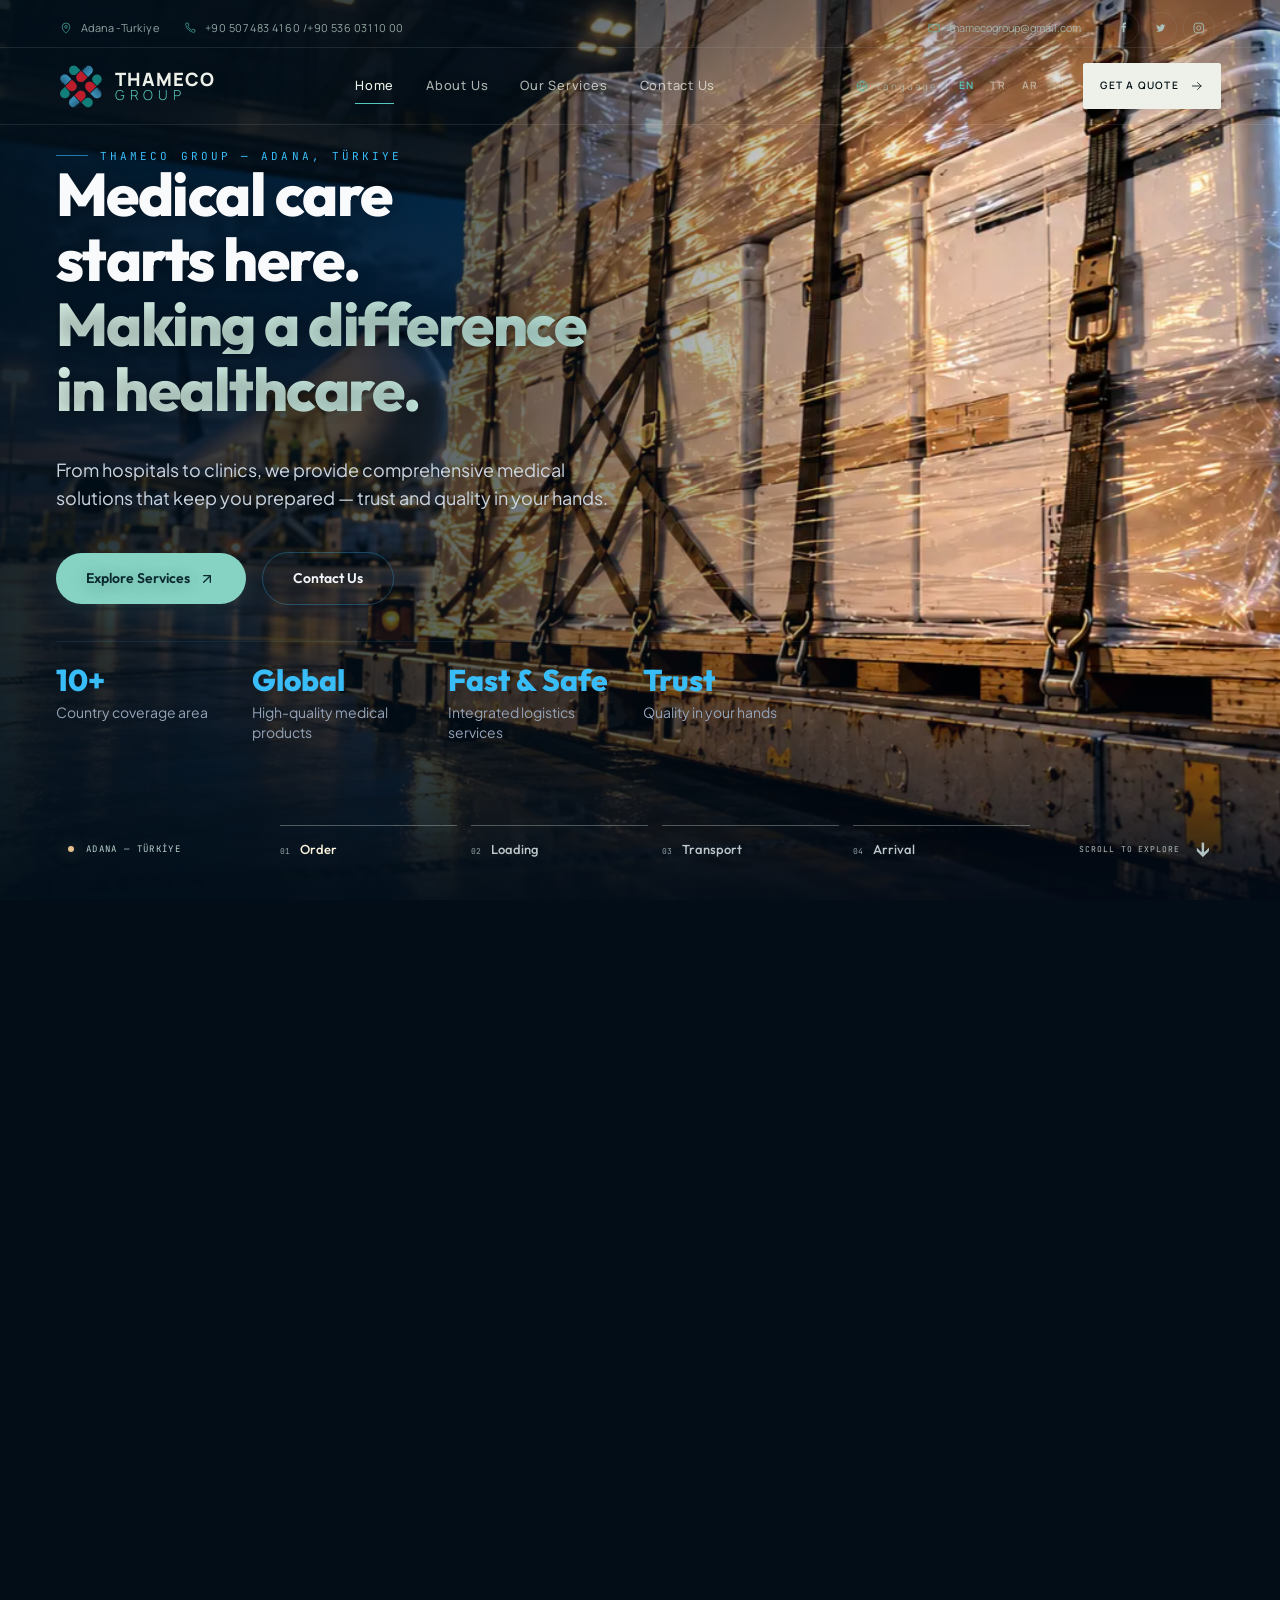
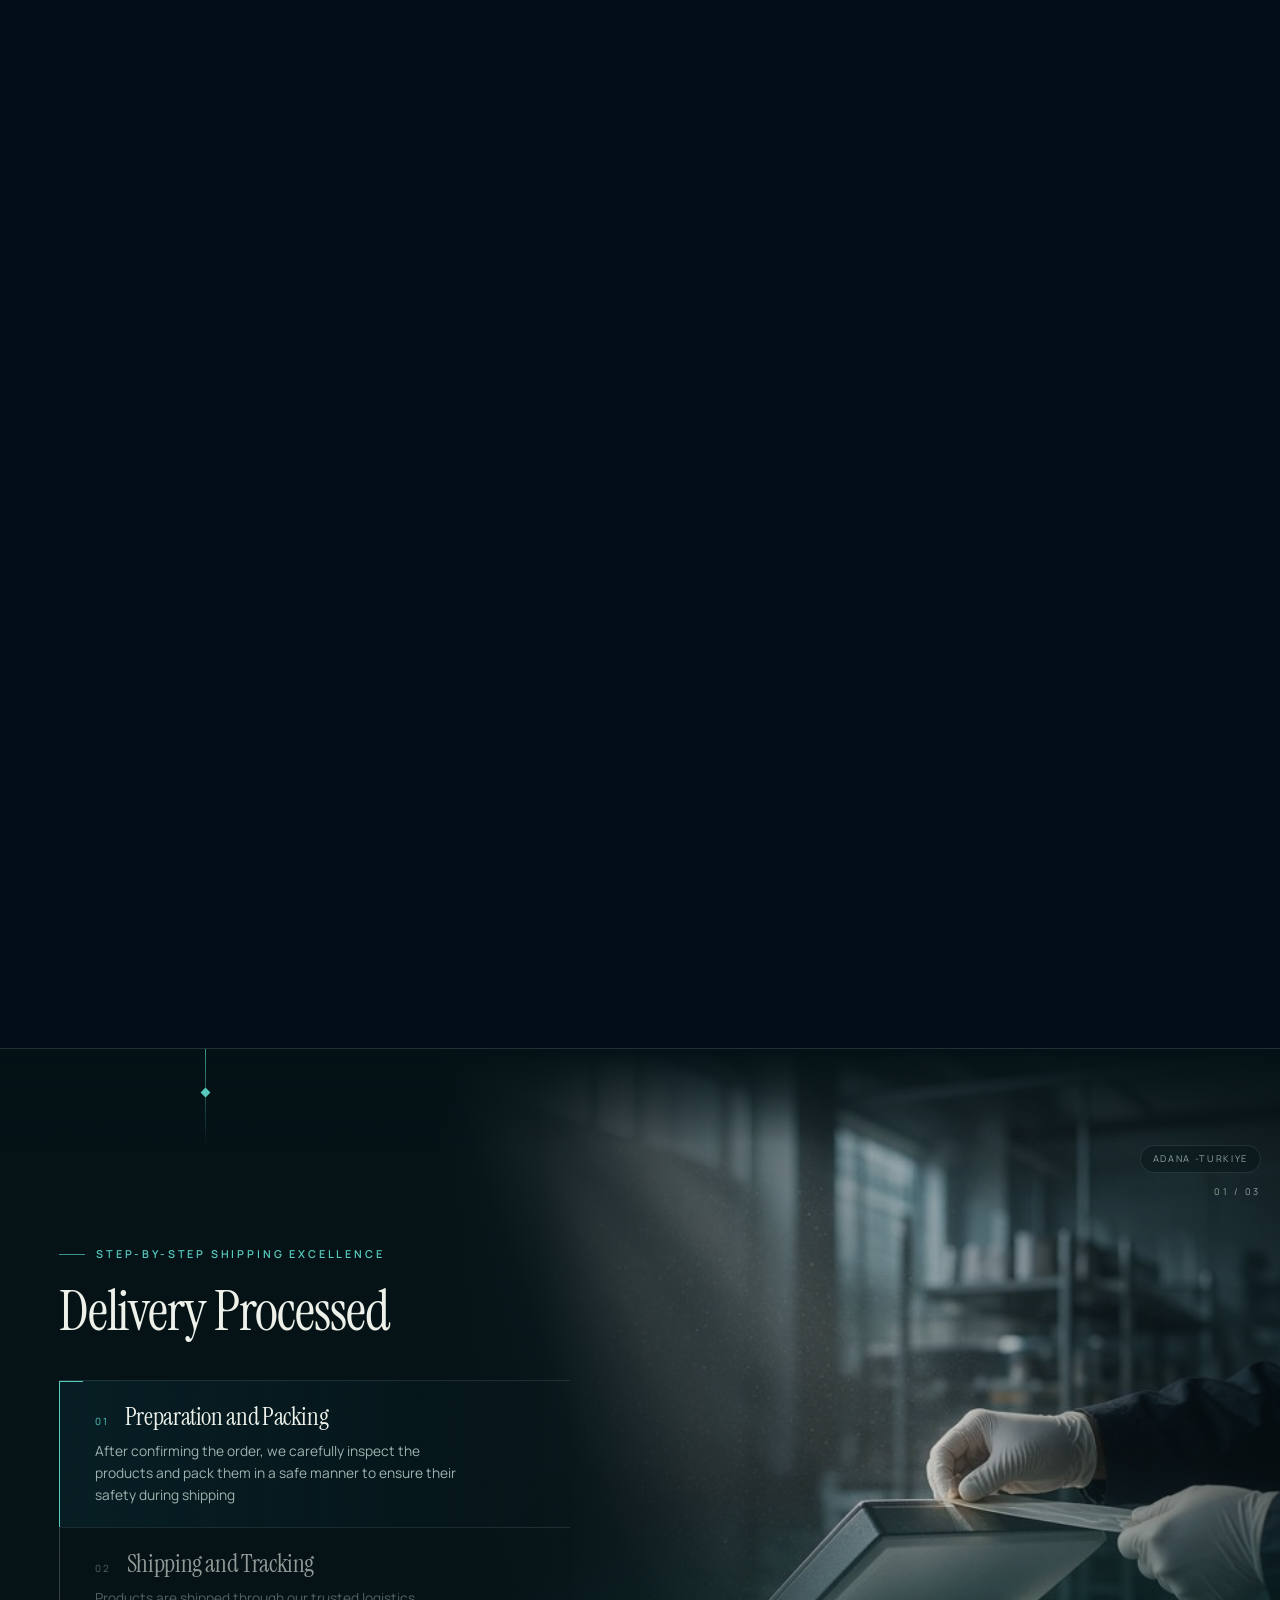
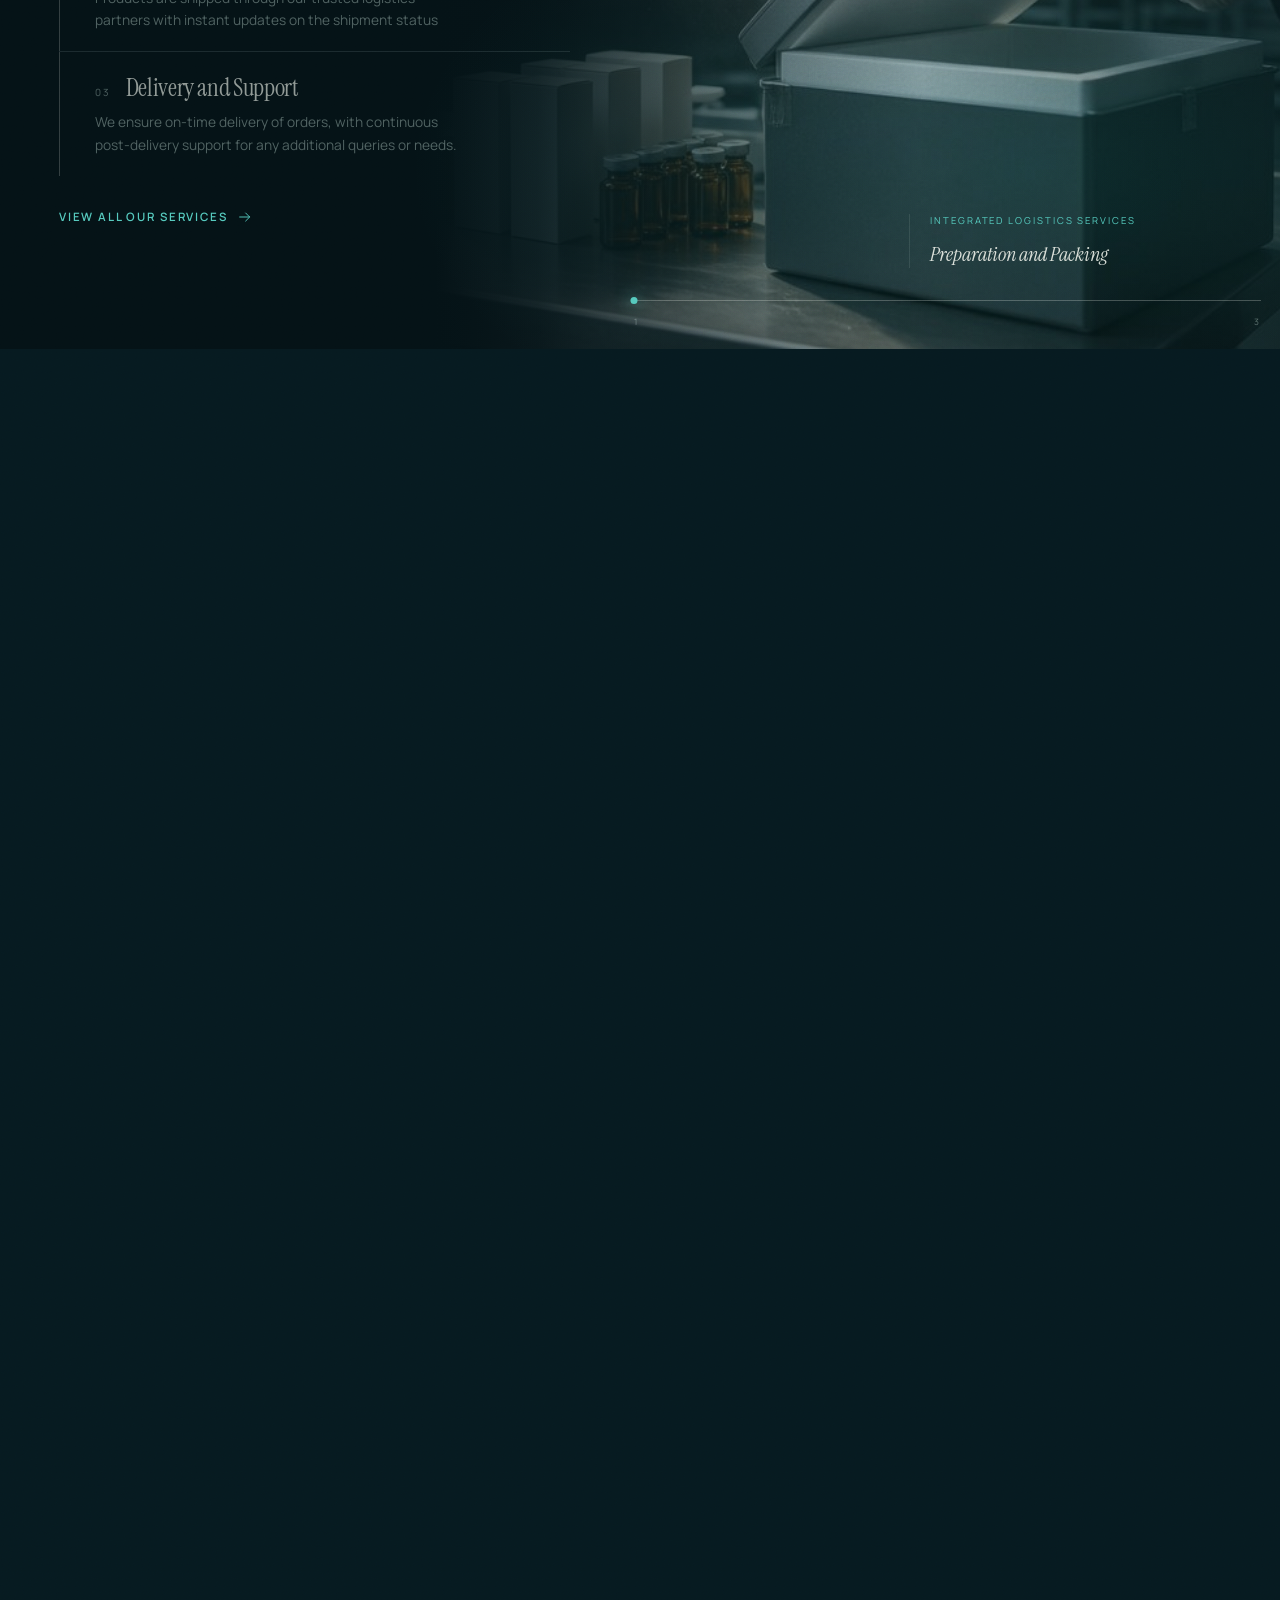
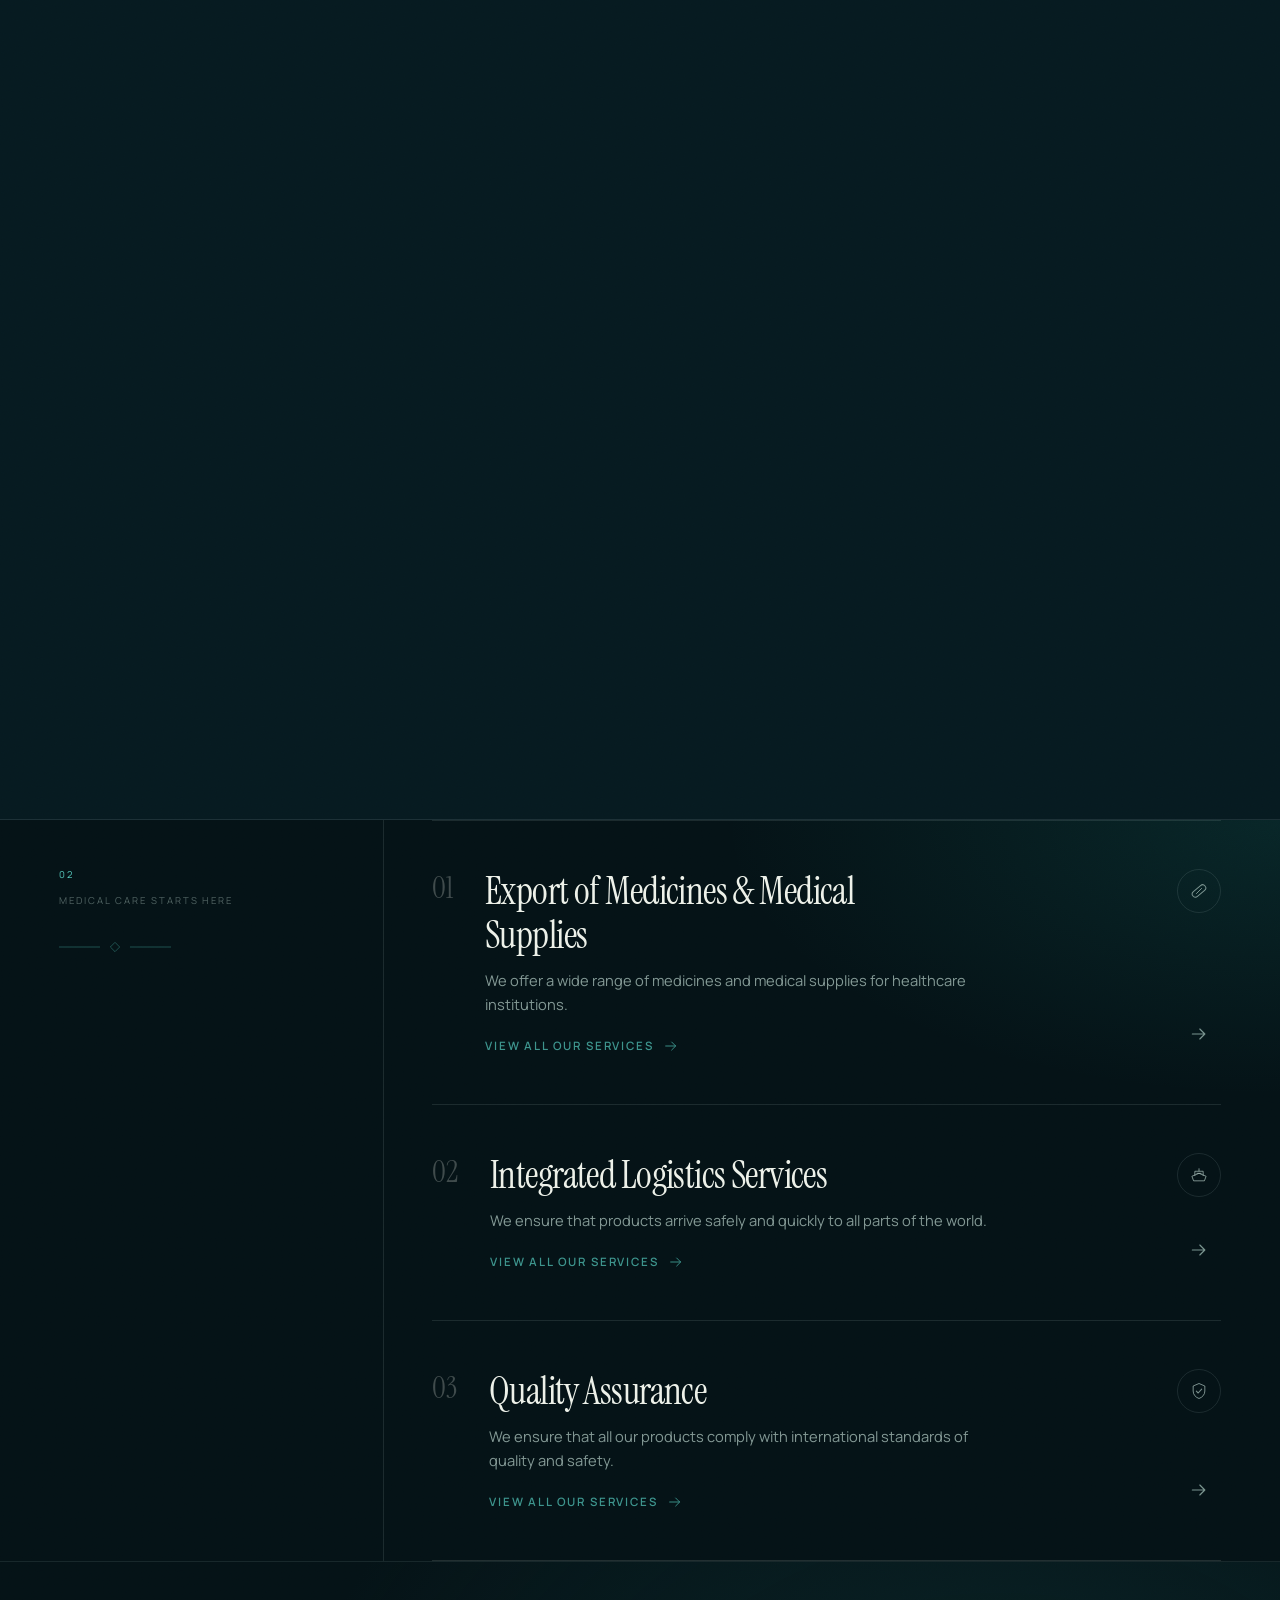
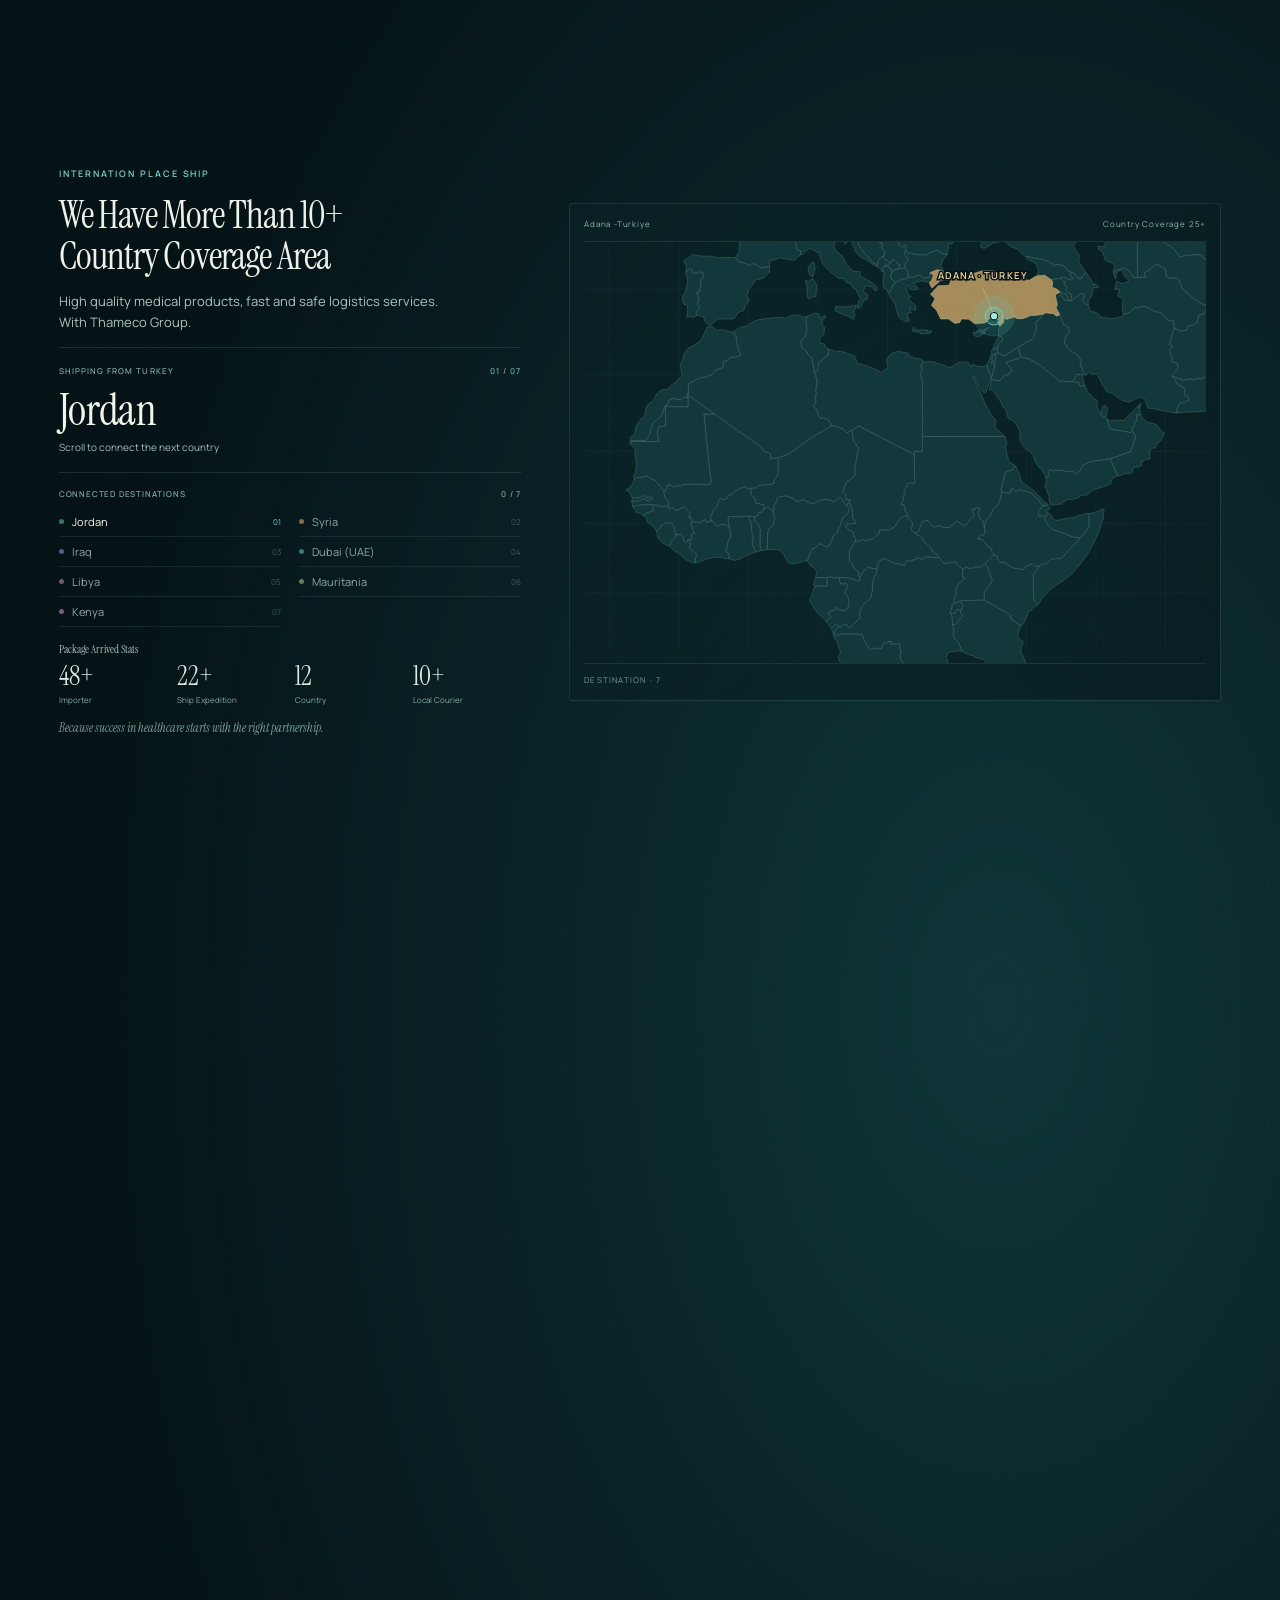
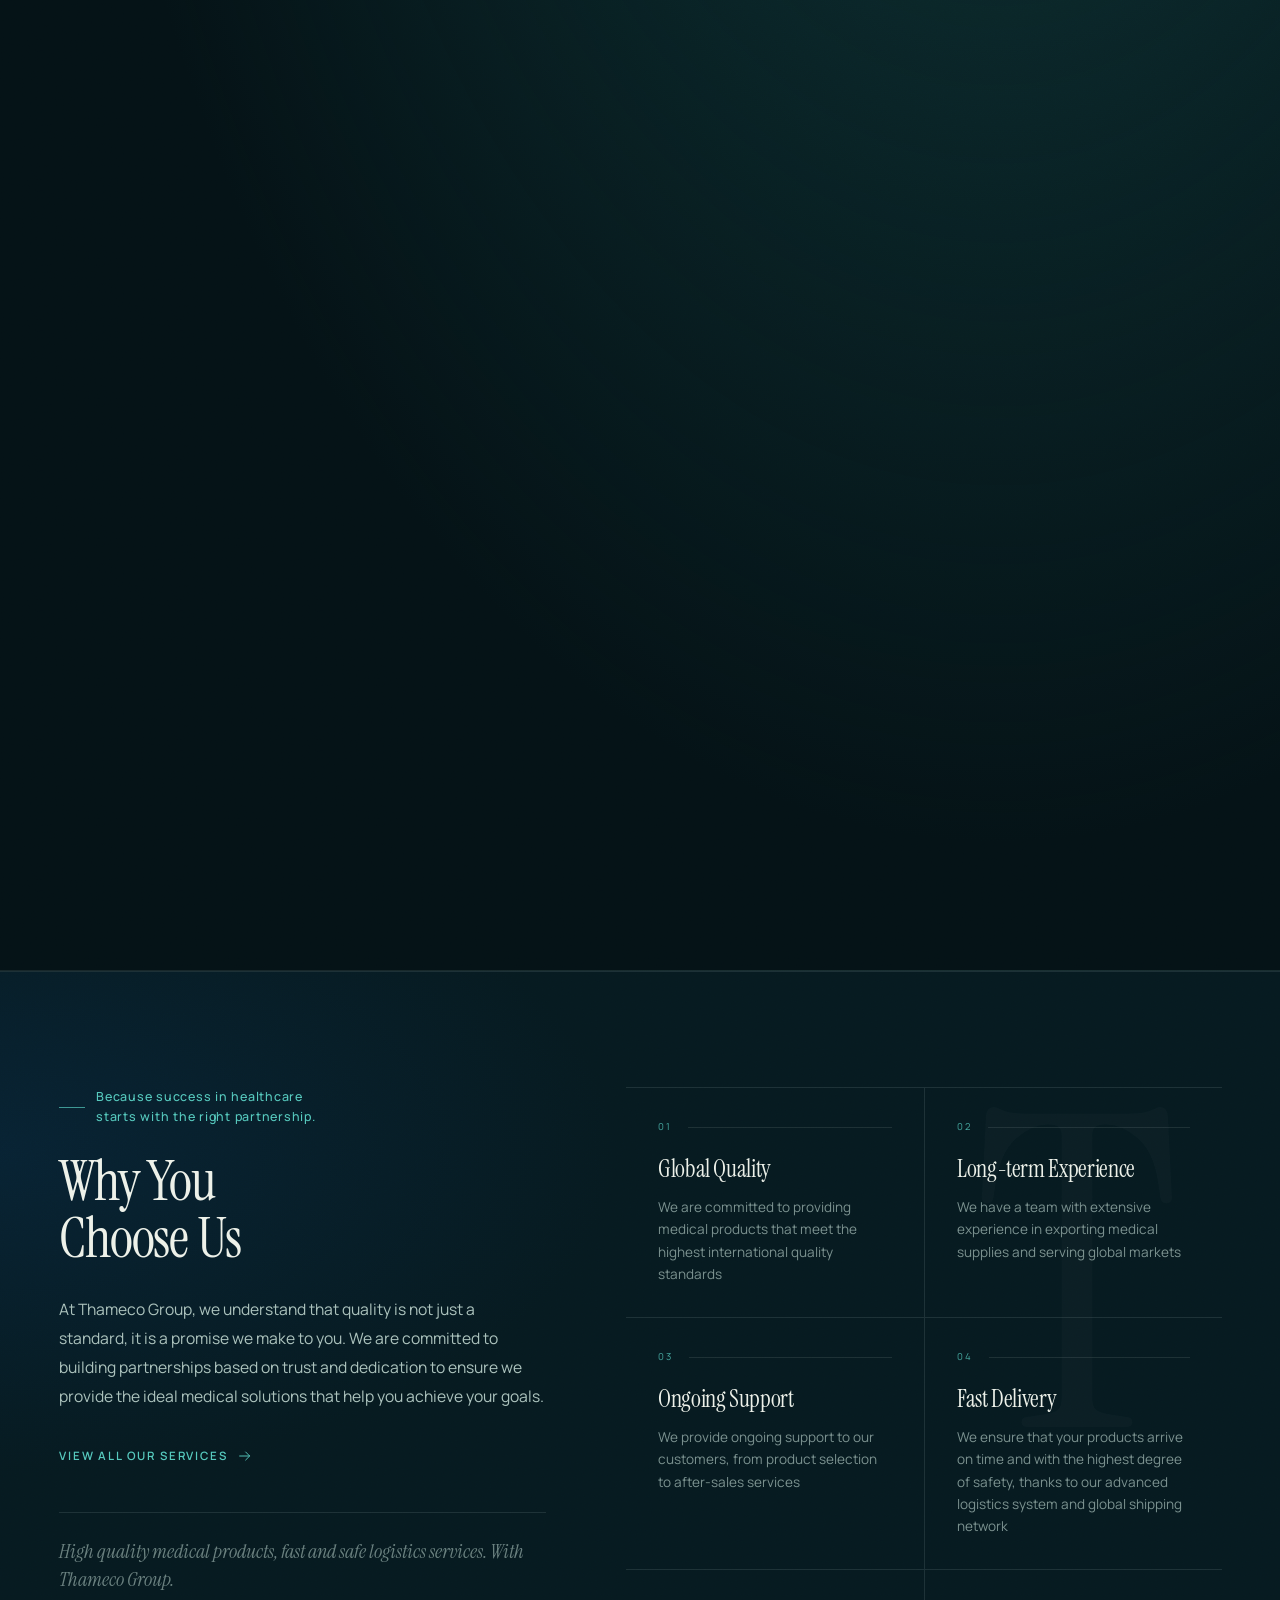
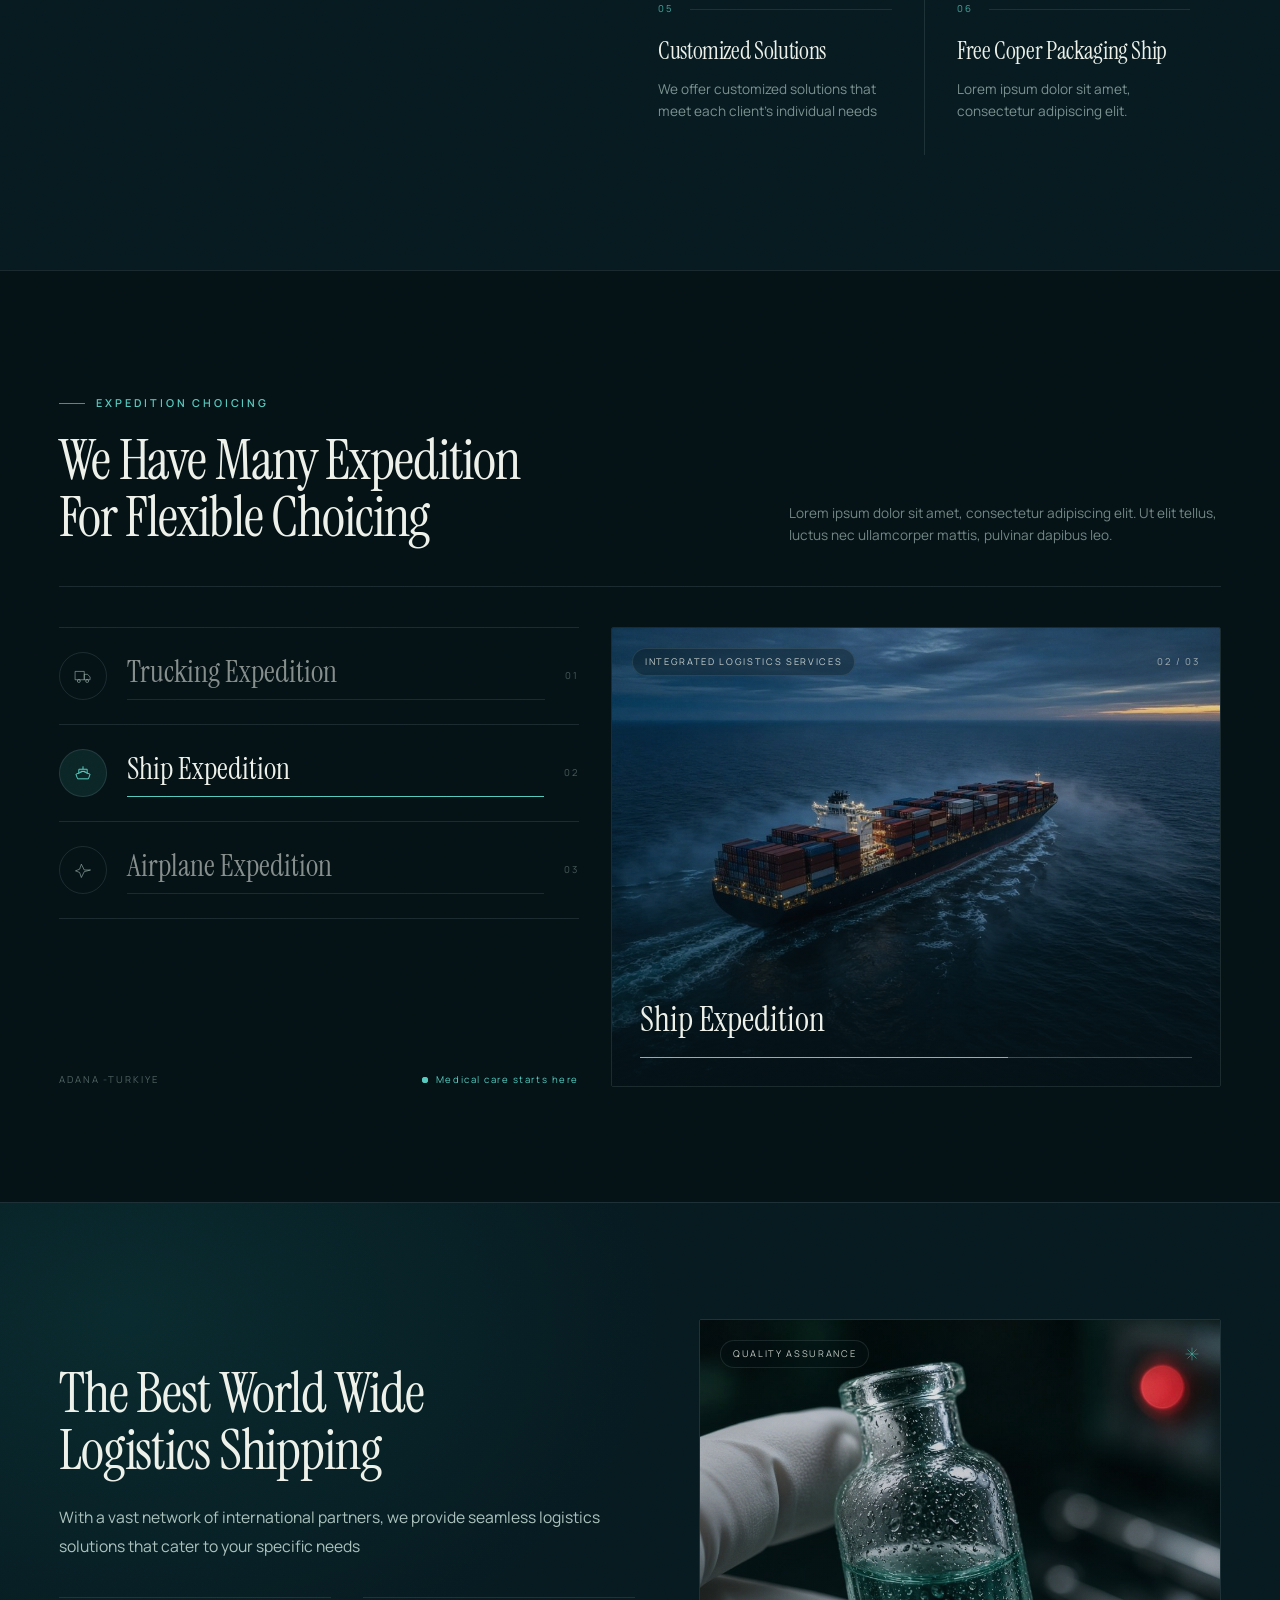
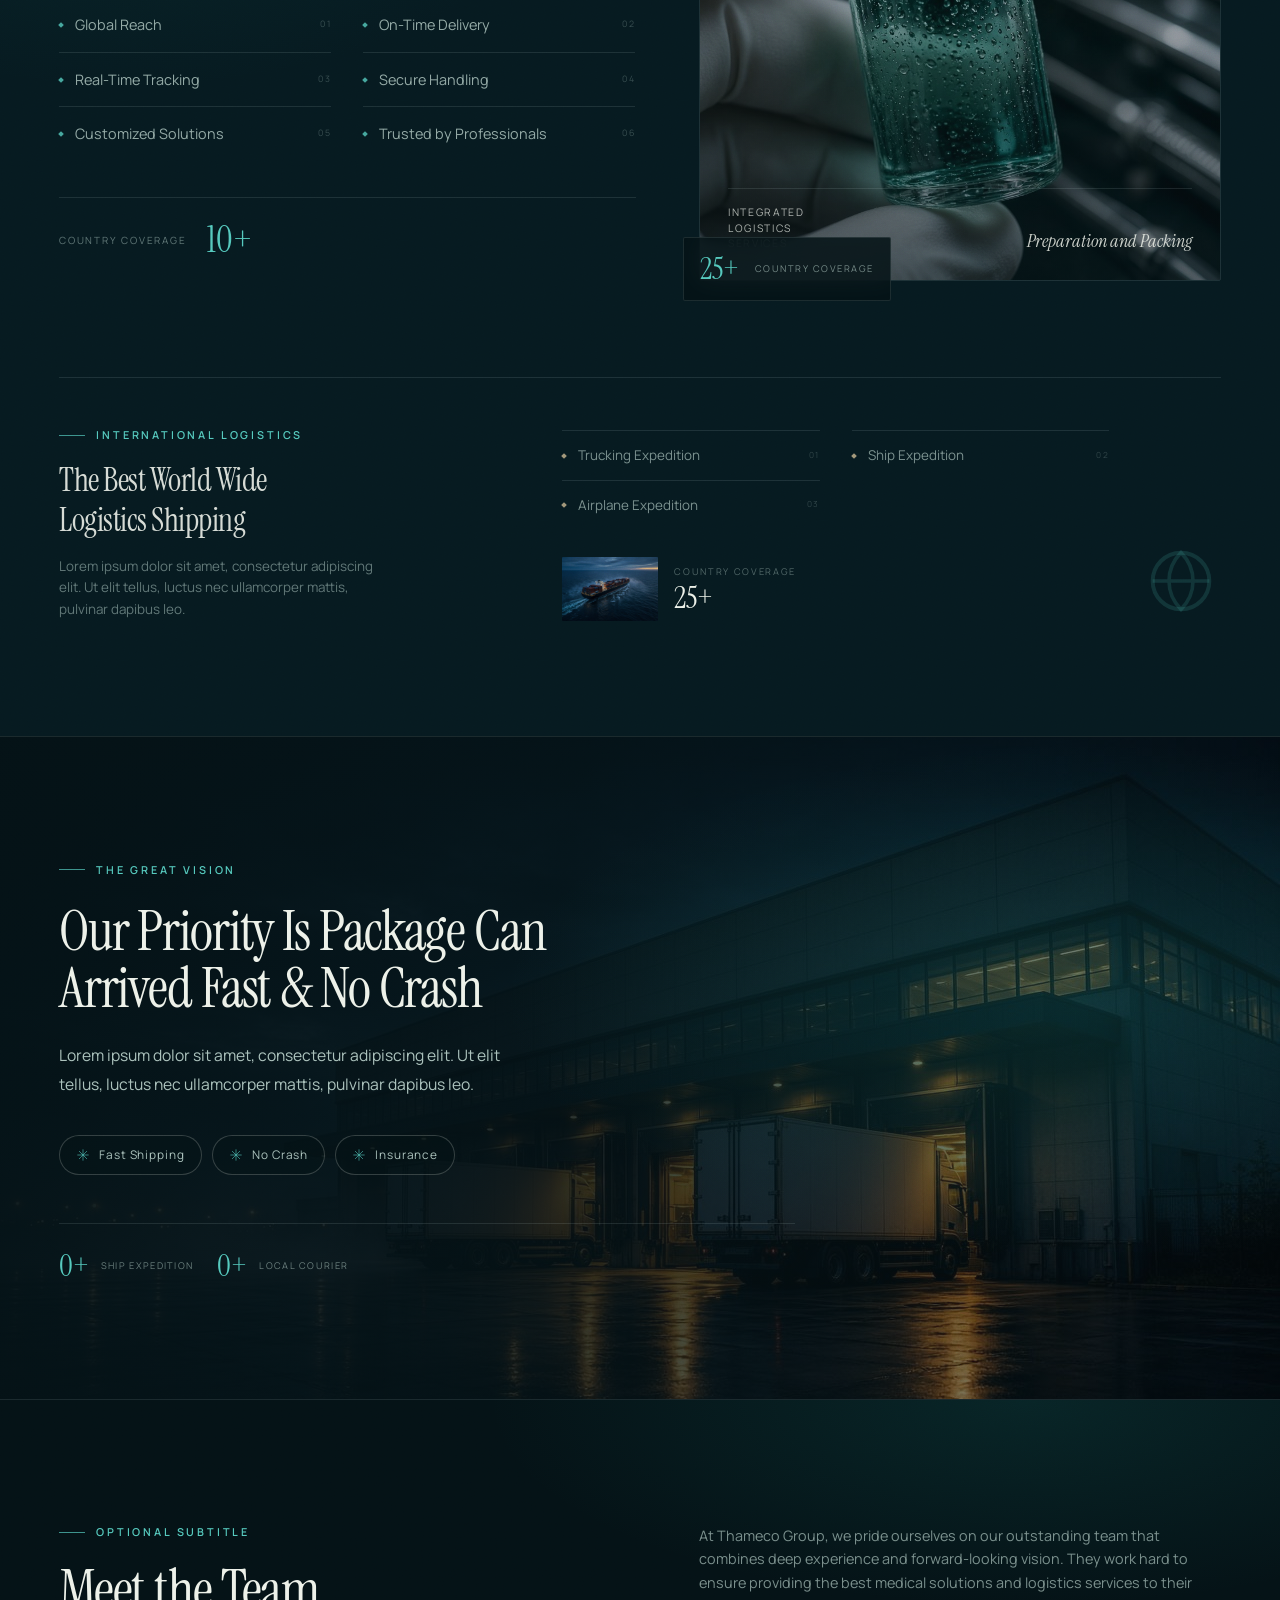
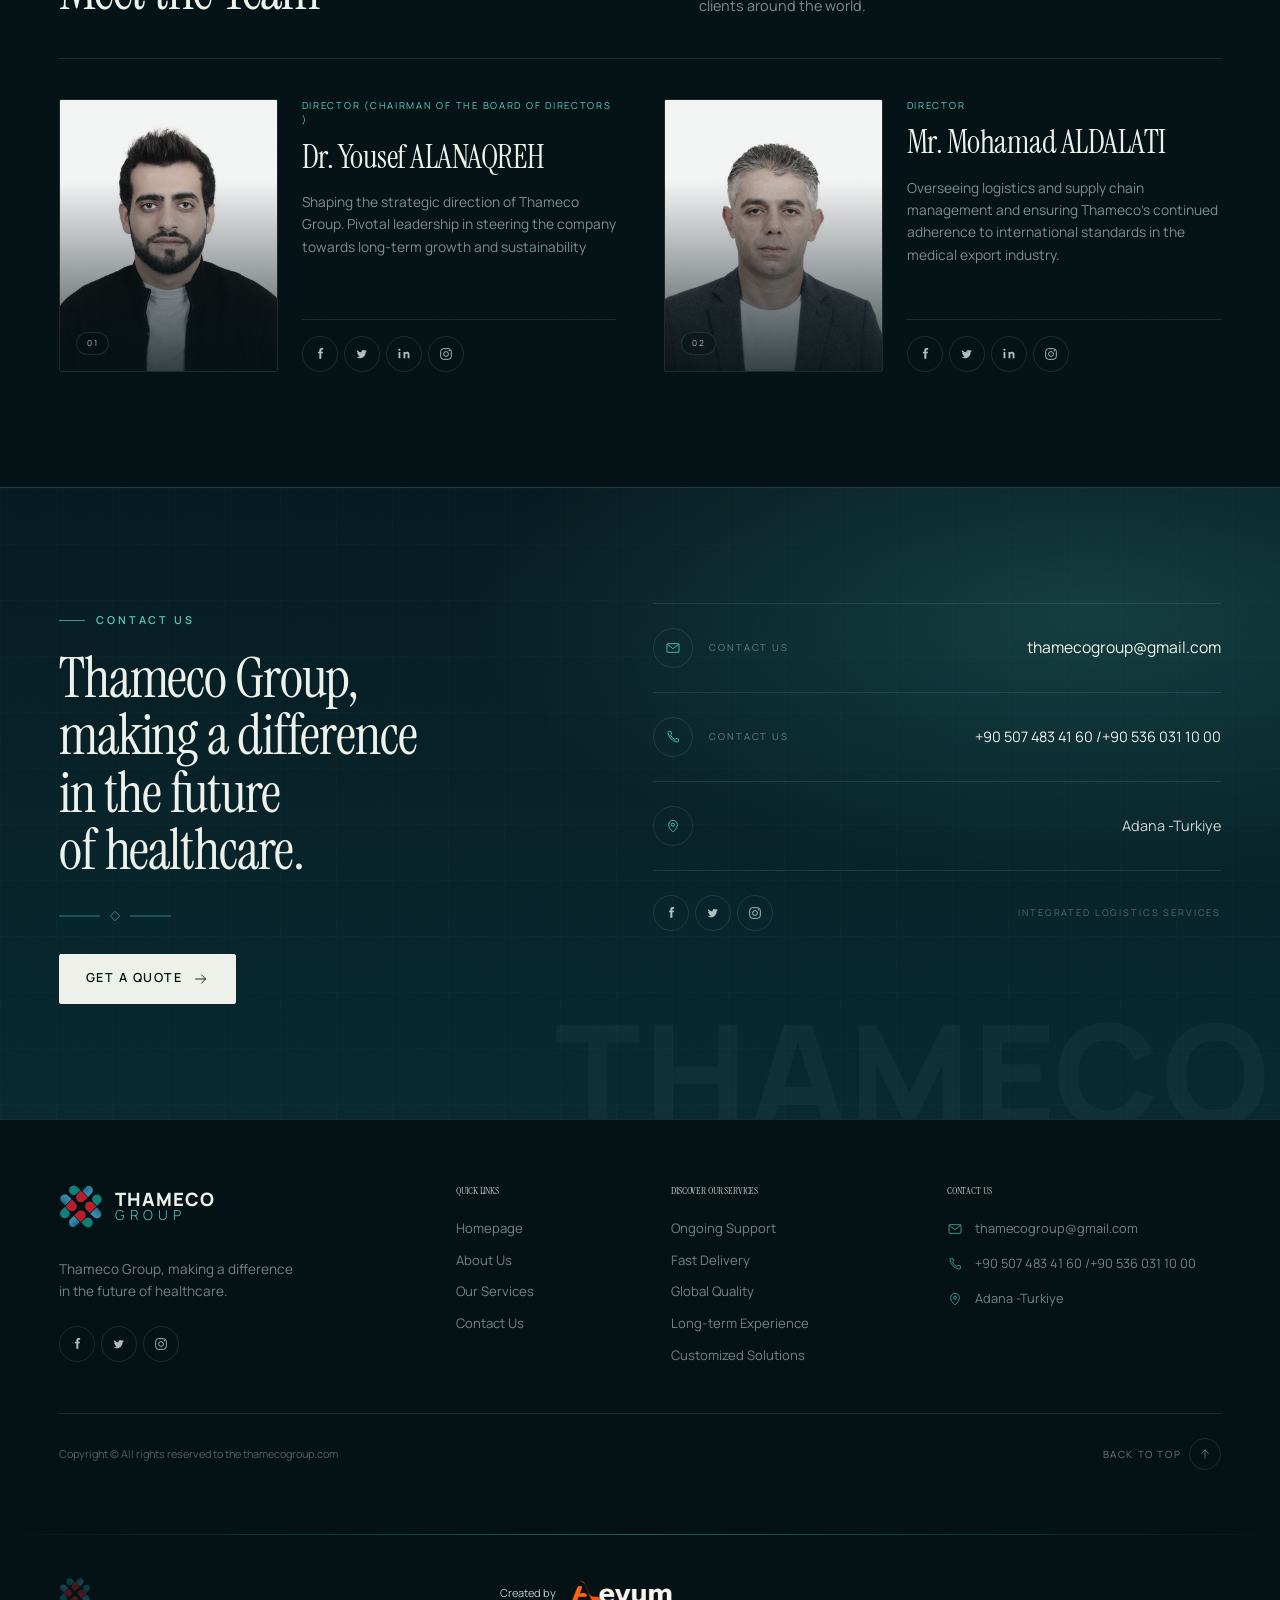
<file: index.html>
<!doctype html>
<html lang="en" dir="ltr" data-title-en="Home - Thameco Group" data-title-tr="Ana Sayfa - Thameco Group" data-title-ar="الصفحة الرئيسية - Thameco Group">
<head>
<meta charset="UTF-8">
<meta name="viewport" content="width=device-width,initial-scale=1">
<meta name="theme-color" content="#041216">
<meta name="description" content="Thameco Group — export of medicines and medical supplies, integrated logistics services and quality assurance. Adana, Türkiye.">
<title>Home - Thameco Group</title>
<link rel="icon" href="images/favicon-original.png">
<link rel="stylesheet" href="shared/fonts.css">
<link rel="stylesheet" href="shared/reference-site.css">
<link rel="stylesheet" href="shared/brand-credit.css">
<link rel="stylesheet" href="shared/responsive-polish.css">
<link rel="stylesheet" href="shared/accurate-routes.css">
<link rel="stylesheet" href="index.css">
</head>
<body>
<a href="#main" class="skip-link">Skip to content</a>
<header class="site-header fixed inset-x-0 top-0 z-50 transition-[background-color,box-shadow,backdrop-filter] duration-500 bg-transparent">
  <div class="site-utility-bar hidden overflow-hidden border-b border-fog/10 transition-all duration-500 md:block max-h-12 opacity-100">
    <div class="container-x flex items-center justify-between py-2.5">
      <div class="flex items-center gap-6 text-[0.68rem] tracking-[0.04em] text-mist/85">
        <span class="inline-flex items-center gap-2">
          <svg viewBox="0 0 24 24" fill="none" class="h-3.5 w-3.5 text-teal/80" aria-hidden="true">
            <path d="M12 21s6.5-5.5 6.5-11a6.5 6.5 0 10-13 0C5.5 15.5 12 21 12 21z" stroke="currentColor" stroke-width="1.3">
          </path>
          <circle cx="12" cy="10" r="2.3" stroke="currentColor" stroke-width="1.3">
        </circle>
      </svg>
      <span data-en="Adana -Turkiye" data-tr="Adana -Türkiye" data-ar="أضنا -تركيا">Adana -Turkiye</span>
    </span>
    <a href="tel:+905074834160" class="inline-flex items-center gap-2 transition-colors hover:text-teal">
      <svg viewBox="0 0 24 24" fill="none" class="h-3.5 w-3.5 text-teal/80" aria-hidden="true">
        <path d="M6.6 3.5h2.1l1.3 4-1.8 1.4a12.6 12.6 0 006.9 6.9l1.4-1.8 4 1.3v2.1a2.1 2.1 0 01-2.3 2.1A17.5 17.5 0 014.5 5.8 2.1 2.1 0 016.6 3.5z" stroke="currentColor" stroke-width="1.3" stroke-linejoin="round">
      </path>
    </svg>
    <span dir="ltr">+90 507 483 41 60 /+90 536 031 10 00</span>
  </a>
</div>
<div class="flex items-center gap-5">
  <a href="mailto:thamecogroup@gmail.com" class="inline-flex items-center gap-2 text-[0.68rem] text-mist/85 transition-colors hover:text-teal">
    <svg viewBox="0 0 24 24" fill="none" class="h-3.5 w-3.5 text-teal/80" aria-hidden="true">
      <rect x="3" y="5.5" width="18" height="13" rx="1" stroke="currentColor" stroke-width="1.3">
    </rect>
    <path d="M3.5 6.5L12 13l8.5-6.5" stroke="currentColor" stroke-width="1.3" stroke-linejoin="round">
  </path>
</svg>thamecogroup@gmail.com</a>
<ul class="flex items-center gap-1.5 scale-90">
  <li>
    <a href="#" aria-label="Facebook" class="flex h-9 w-9 items-center justify-center rounded-full border transition-all duration-500 border-fog/15 text-mist hover:border-teal hover:text-teal">
      <svg viewBox="0 0 24 24" class="h-4 w-4" aria-hidden="true">
        <path d="M14 8.5V6.8c0-.8.5-1.1 1-1.1h1.7V3h-2.4c-2.4 0-3.3 1.7-3.3 3.4v2.1H9V11h2v8h3v-8h2.2l.3-2.5H14z" fill="currentColor">
      </path>
    </svg>
  </a>
</li>
<li>
  <a href="#" aria-label="Twitter" class="flex h-9 w-9 items-center justify-center rounded-full border transition-all duration-500 border-fog/15 text-mist hover:border-teal hover:text-teal">
    <svg viewBox="0 0 24 24" class="h-4 w-4" aria-hidden="true">
      <path d="M19 7.3c-.6.2-1.2.4-1.9.5.7-.4 1.2-1 1.5-1.7-.7.4-1.4.7-2.2.9a3.1 3.1 0 00-5.3 2.8A8.8 8.8 0 015 6.3a3.1 3.1 0 001 4.1c-.5 0-1-.1-1.4-.4 0 1.5 1.1 2.8 2.5 3.1-.5.1-1 .2-1.4.1a3.1 3.1 0 002.9 2.2A6.2 6.2 0 014 17a8.7 8.7 0 004.7 1.4c5.6 0 8.7-4.7 8.7-8.7v-.4c.6-.5 1.1-1 1.6-1.6z" fill="currentColor">
    </path>
  </svg>
</a>
</li>
<li>
  <a href="#" aria-label="Instagram" class="flex h-9 w-9 items-center justify-center rounded-full border transition-all duration-500 border-fog/15 text-mist hover:border-teal hover:text-teal">
    <svg viewBox="0 0 24 24" class="h-4 w-4" aria-hidden="true">
      <rect x="4" y="4" width="16" height="16" rx="4.5" stroke="currentColor" stroke-width="1.4" fill="none">
    </rect>
    <circle cx="12" cy="12" r="3.6" stroke="currentColor" stroke-width="1.4" fill="none">
  </circle>
  <circle cx="17" cy="7" r="1" fill="currentColor">
</circle>
</svg>
</a>
</li>
</ul>
</div>
</div>
</div>
<div class="site-header-bar container-x flex h-[68px] items-center justify-between gap-4 md:h-[76px]">
  <a href="/" class="group inline-flex items-center gap-3 shrink-0" aria-label="Thameco Group">
    <img alt="Thameco Group logo" width="44" height="44" class="h-10 w-10 object-contain transition-transform duration-700 group-hover:rotate-[45deg] sm:h-11 sm:w-11" src="images/site-visual-12.png">
    <span class="flex flex-col leading-none">
      <span class="font-sans text-[1.02rem] font-extrabold tracking-[0.06em] sm:text-[1.15rem] text-fog">THAMECO</span>
      <span class="font-sans text-[0.78rem] font-light tracking-[0.34em] sm:text-[0.86rem] text-teal">GROUP</span>
    </span>
  </a>
  <nav class="site-desktop-nav hidden items-center gap-8 md:flex" aria-label="Menu">
    <a href="/" class="nav-link" aria-current="page" data-en="Home" data-tr="Ana Sayfa" data-ar="الصفحة الرئيسية">Home</a>
    <a href="/about" class="nav-link" data-en="About Us" data-tr="Hakkımızda" data-ar="نبذة عنا">About Us</a>
    <a href="/services" class="nav-link" data-en="Our Services" data-tr="Hizmetlerimiz" data-ar="خدماتنا">Our Services</a>
    <a href="/contact" class="nav-link" data-en="Contact Us" data-tr="Bize Ulaşın" data-ar="تواصل معنا">Contact Us</a>
  </nav>
  <div class="site-desktop-actions hidden items-center gap-5 md:flex">
    <div class="flex items-center gap-2" role="group" aria-label="Language" data-en-aria-label="Language" data-tr-aria-label="Dil" data-ar-aria-label="اللغة">
      <svg viewBox="0 0 24 24" fill="none" class="h-3.5 w-3.5 text-teal" aria-hidden="true">
        <circle cx="12" cy="12" r="8.5" stroke="currentColor" stroke-width="1.2">
      </circle>
      <path d="M3.5 12h17M12 3.5c2.4 2.4 3.6 5.3 3.6 8.5S14.4 18.1 12 20.5C9.6 18.1 8.4 15.2 8.4 12S9.6 5.9 12 3.5z" stroke="currentColor" stroke-width="1.1">
    </path>
  </svg>
  <span class="hidden text-[0.62rem] tracking-[0.18em] text-mist/70 xl:inline" data-en="Language" data-tr="Dil" data-ar="اللغة">Language</span>
  <span class="h-3 w-px bg-fog/20" aria-hidden="true">
  </span>
  <button type="button" aria-pressed="true" title="English" class="rounded-sm px-1 py-1.5 text-[0.64rem] font-semibold tracking-[0.12em] transition-colors text-teal" data-en-title="English" data-tr-title="İngilizce" data-ar-title="الإنجليزية" data-set-lang="en">
    <span aria-hidden="true">EN</span>
    <span class="sr-only" data-en="English" data-tr="İngilizce" data-ar="الإنجليزية">English</span>
  </button>
  <button type="button" aria-pressed="false" title="Turkish" class="rounded-sm px-1 py-1.5 text-[0.64rem] font-semibold tracking-[0.12em] transition-colors text-fog/55 hover:text-fog" data-en-title="Turkish" data-tr-title="Türkçe" data-ar-title="التركية" data-set-lang="tr">
    <span aria-hidden="true">TR</span>
    <span class="sr-only" data-en="Turkish" data-tr="Türkçe" data-ar="التركية">Turkish</span>
  </button>
  <button type="button" aria-pressed="false" title="Arabic" class="rounded-sm px-1 py-1.5 text-[0.64rem] font-semibold tracking-[0.12em] transition-colors text-fog/55 hover:text-fog" data-en-title="Arabic" data-tr-title="Arapça" data-ar-title="العربية" data-set-lang="ar">
    <span aria-hidden="true">AR</span>
    <span class="sr-only" data-en="Arabic" data-tr="Arapça" data-ar="العربية">Arabic</span>
  </button>
</div>
<span class="h-5 w-px bg-fog/15" aria-hidden="true">
</span>
<a href="/contact" class="btn btn-primary !min-h-[40px] !px-4 !text-[0.64rem]">
  <span data-en="Get a Quote" data-tr="Teklif Alın" data-ar="احصل على عرض أسعار">Get a Quote</span>
  <svg viewBox="0 0 24 24" fill="none" class="rtl:-scale-x-100 h-3.5 w-3.5" aria-hidden="true">
    <path d="M4 12h15M13 6l6 6-6 6" stroke="currentColor" stroke-width="1.4" stroke-linecap="round" stroke-linejoin="round">
  </path>
</svg>
</a>
</div>
<div class="site-mobile-actions flex items-center gap-3 md:hidden">
  <div class="flex items-center gap-0.5 rounded-full border border-fog/15 px-1.5 py-1">
    <div class="flex items-center gap-2" role="group" aria-label="Language" data-en-aria-label="Language" data-tr-aria-label="Dil" data-ar-aria-label="اللغة">
      <svg viewBox="0 0 24 24" fill="none" class="h-3.5 w-3.5 text-teal" aria-hidden="true">
        <circle cx="12" cy="12" r="8.5" stroke="currentColor" stroke-width="1.2">
      </circle>
      <path d="M3.5 12h17M12 3.5c2.4 2.4 3.6 5.3 3.6 8.5S14.4 18.1 12 20.5C9.6 18.1 8.4 15.2 8.4 12S9.6 5.9 12 3.5z" stroke="currentColor" stroke-width="1.1">
    </path>
  </svg>
  <span class="hidden text-[0.62rem] tracking-[0.18em] text-mist/70 xl:inline" data-en="Language" data-tr="Dil" data-ar="اللغة">Language</span>
  <span class="h-3 w-px bg-fog/20" aria-hidden="true">
  </span>
  <button type="button" aria-pressed="true" title="English" class="rounded-sm px-1 py-1.5 text-[0.64rem] font-semibold tracking-[0.12em] transition-colors text-teal" data-en-title="English" data-tr-title="İngilizce" data-ar-title="الإنجليزية" data-set-lang="en">
    <span aria-hidden="true">EN</span>
    <span class="sr-only" data-en="English" data-tr="İngilizce" data-ar="الإنجليزية">English</span>
  </button>
  <button type="button" aria-pressed="false" title="Turkish" class="rounded-sm px-1 py-1.5 text-[0.64rem] font-semibold tracking-[0.12em] transition-colors text-fog/55 hover:text-fog" data-en-title="Turkish" data-tr-title="Türkçe" data-ar-title="التركية" data-set-lang="tr">
    <span aria-hidden="true">TR</span>
    <span class="sr-only" data-en="Turkish" data-tr="Türkçe" data-ar="التركية">Turkish</span>
  </button>
  <button type="button" aria-pressed="false" title="Arabic" class="rounded-sm px-1 py-1.5 text-[0.64rem] font-semibold tracking-[0.12em] transition-colors text-fog/55 hover:text-fog" data-en-title="Arabic" data-tr-title="Arapça" data-ar-title="العربية" data-set-lang="ar">
    <span aria-hidden="true">AR</span>
    <span class="sr-only" data-en="Arabic" data-tr="Arapça" data-ar="العربية">Arabic</span>
  </button>
</div>
</div>
<button type="button" aria-label="Menu" aria-expanded="false" class="flex h-10 w-10 items-center justify-center rounded-full border border-fog/20 text-fog transition-colors hover:border-teal hover:text-teal">
  <svg viewBox="0 0 24 24" fill="none" class="h-5 w-5" aria-hidden="true">
    <path d="M3 7h18M3 12h18M3 17h12" stroke="currentColor" stroke-width="1.4" stroke-linecap="round">
  </path>
</svg>
</button>
</div>
</div>
<div class="h-px w-full bg-fog/10" aria-hidden="true">
  <div class="h-px origin-left bg-gradient-to-r from-teal to-jade transition-[width] duration-150 ease-out" style="width: 0%;">
  </div>
</div>
</header>
<div class="site-mobile-dialog fixed inset-0 z-[60] flex flex-col bg-ink text-fog backdrop-blur-xl transition-all duration-500 md:hidden pointer-events-none opacity-0" role="dialog" aria-modal="true" aria-label="Menu" aria-hidden="true">
  <div class="pointer-events-none absolute inset-0 bg-[radial-gradient(120%_80%_at_80%_0%,rgba(28,141,132,0.25),transparent_60%)]">
  </div>
  <div class="container-x relative flex h-[68px] items-center justify-between">
    <a href="/" class="group inline-flex items-center gap-3" aria-label="Thameco Group">
      <img alt="Thameco Group logo" width="44" height="44" class="h-10 w-10 object-contain transition-transform duration-700 group-hover:rotate-[45deg] sm:h-11 sm:w-11" src="images/site-visual-12.png">
      <span class="flex flex-col leading-none">
        <span class="font-sans text-[1.02rem] font-extrabold tracking-[0.06em] sm:text-[1.15rem] text-fog">THAMECO</span>
        <span class="font-sans text-[0.78rem] font-light tracking-[0.34em] sm:text-[0.86rem] text-teal">GROUP</span>
      </span>
    </a>
    <button type="button" aria-label="Close" class="flex h-10 w-10 items-center justify-center rounded-full border border-fog/20 text-fog" data-en-aria-label="Close" data-tr-aria-label="Kapat" data-ar-aria-label="إغلاق" data-menu="close">
      <svg viewBox="0 0 24 24" fill="none" class="h-5 w-5" aria-hidden="true">
        <path d="M6 6l12 12M18 6L6 18" stroke="currentColor" stroke-width="1.4" stroke-linecap="round">
      </path>
    </svg>
  </button>
</div>
<div class="container-x relative flex flex-1 flex-col justify-between gap-8 overflow-y-auto pb-10 pt-6">
  <nav class="flex flex-col gap-1" aria-label="Menu">
    <a href="/" class="group flex items-baseline justify-between border-b border-fog/10 py-4">
      <span class="font-display text-[2.1rem] leading-none text-fog group-hover:text-teal" data-en="Home" data-tr="Ana Sayfa" data-ar="الصفحة الرئيسية">Home</span>
      <span class="font-sans text-[0.6rem] tracking-[0.2em] text-teal/70">01</span>
    </a>
    <a href="/about" class="group flex items-baseline justify-between border-b border-fog/10 py-4">
      <span class="font-display text-[2.1rem] leading-none text-fog group-hover:text-teal" data-en="About Us" data-tr="Hakkımızda" data-ar="نبذة عنا">About Us</span>
      <span class="font-sans text-[0.6rem] tracking-[0.2em] text-teal/70">02</span>
    </a>
    <a href="/services" class="group flex items-baseline justify-between border-b border-fog/10 py-4">
      <span class="font-display text-[2.1rem] leading-none text-fog group-hover:text-teal" data-en="Our Services" data-tr="Hizmetlerimiz" data-ar="خدماتنا">Our Services</span>
      <span class="font-sans text-[0.6rem] tracking-[0.2em] text-teal/70">03</span>
    </a>
    <a href="/contact" class="group flex items-baseline justify-between border-b border-fog/10 py-4">
      <span class="font-display text-[2.1rem] leading-none text-fog group-hover:text-teal" data-en="Contact Us" data-tr="Bize Ulaşın" data-ar="تواصل معنا">Contact Us</span>
      <span class="font-sans text-[0.6rem] tracking-[0.2em] text-teal/70">04</span>
    </a>
  </nav>
  <div class="grid gap-7">
    <div class="flex flex-col gap-2" role="group" aria-label="Language" data-en-aria-label="Language" data-tr-aria-label="Dil" data-ar-aria-label="اللغة">
      <button type="button" aria-pressed="true" class="flex items-center justify-between border-b border-fog/10 pb-2 text-start transition-colors text-teal" data-set-lang="en">
        <span class="font-display text-2xl" data-en="English" data-tr="İngilizce" data-ar="الإنجليزية">English</span>
        <span class="font-sans text-[0.6rem] tracking-[0.2em]">EN</span>
      </button>
      <button type="button" aria-pressed="false" class="flex items-center justify-between border-b border-fog/10 pb-2 text-start transition-colors text-fog/65 hover:text-fog" data-set-lang="tr">
        <span class="font-display text-2xl" data-en="Turkish" data-tr="Türkçe" data-ar="التركية">Turkish</span>
        <span class="font-sans text-[0.6rem] tracking-[0.2em]">TR</span>
      </button>
      <button type="button" aria-pressed="false" class="flex items-center justify-between border-b border-fog/10 pb-2 text-start transition-colors text-fog/65 hover:text-fog" data-set-lang="ar">
        <span class="font-display text-2xl" data-en="Arabic" data-tr="Arapça" data-ar="العربية">Arabic</span>
        <span class="font-sans text-[0.6rem] tracking-[0.2em]">AR</span>
      </button>
    </div>
    <div class="space-y-3 text-sm text-mist">
      <a href="tel:+905074834160" class="flex items-center gap-3" dir="ltr">
        <svg viewBox="0 0 24 24" fill="none" class="h-4 w-4 text-teal" aria-hidden="true">
          <path d="M6.6 3.5h2.1l1.3 4-1.8 1.4a12.6 12.6 0 006.9 6.9l1.4-1.8 4 1.3v2.1a2.1 2.1 0 01-2.3 2.1A17.5 17.5 0 014.5 5.8 2.1 2.1 0 016.6 3.5z" stroke="currentColor" stroke-width="1.3" stroke-linejoin="round">
        </path>
      </svg>
      <span>+90 507 483 41 60 /+90 536 031 10 00</span>
    </a>
    <a href="mailto:thamecogroup@gmail.com" class="flex items-center gap-3">
      <svg viewBox="0 0 24 24" fill="none" class="h-4 w-4 text-teal" aria-hidden="true">
        <rect x="3" y="5.5" width="18" height="13" rx="1" stroke="currentColor" stroke-width="1.3">
      </rect>
      <path d="M3.5 6.5L12 13l8.5-6.5" stroke="currentColor" stroke-width="1.3" stroke-linejoin="round">
    </path>
  </svg>thamecogroup@gmail.com</a>
  <p class="flex items-center gap-3">
    <svg viewBox="0 0 24 24" fill="none" class="h-4 w-4 text-teal" aria-hidden="true">
      <path d="M12 21s6.5-5.5 6.5-11a6.5 6.5 0 10-13 0C5.5 15.5 12 21 12 21z" stroke="currentColor" stroke-width="1.3">
    </path>
    <circle cx="12" cy="10" r="2.3" stroke="currentColor" stroke-width="1.3">
  </circle>
</svg>
<span data-en="Adana -Turkiye" data-tr="Adana -Türkiye" data-ar="أضنا -تركيا">Adana -Turkiye</span>
</p>
</div>
<a href="/contact" class="btn btn-primary w-full">
  <span data-en="Get a Quote" data-tr="Teklif Alın" data-ar="احصل على عرض أسعار">Get a Quote</span>
  <svg viewBox="0 0 24 24" fill="none" class="rtl:-scale-x-100 h-4 w-4" aria-hidden="true">
    <path d="M4 12h15M13 6l6 6-6 6" stroke="currentColor" stroke-width="1.4" stroke-linecap="round" stroke-linejoin="round">
  </path>
</svg>
</a>
<ul class="flex items-center gap-1.5">
  <li>
    <a href="#" aria-label="Facebook" class="flex h-9 w-9 items-center justify-center rounded-full border transition-all duration-500 border-fog/15 text-mist hover:border-teal hover:text-teal">
      <svg viewBox="0 0 24 24" class="h-4 w-4" aria-hidden="true">
        <path d="M14 8.5V6.8c0-.8.5-1.1 1-1.1h1.7V3h-2.4c-2.4 0-3.3 1.7-3.3 3.4v2.1H9V11h2v8h3v-8h2.2l.3-2.5H14z" fill="currentColor">
      </path>
    </svg>
  </a>
</li>
<li>
  <a href="#" aria-label="Twitter" class="flex h-9 w-9 items-center justify-center rounded-full border transition-all duration-500 border-fog/15 text-mist hover:border-teal hover:text-teal">
    <svg viewBox="0 0 24 24" class="h-4 w-4" aria-hidden="true">
      <path d="M19 7.3c-.6.2-1.2.4-1.9.5.7-.4 1.2-1 1.5-1.7-.7.4-1.4.7-2.2.9a3.1 3.1 0 00-5.3 2.8A8.8 8.8 0 015 6.3a3.1 3.1 0 001 4.1c-.5 0-1-.1-1.4-.4 0 1.5 1.1 2.8 2.5 3.1-.5.1-1 .2-1.4.1a3.1 3.1 0 002.9 2.2A6.2 6.2 0 014 17a8.7 8.7 0 004.7 1.4c5.6 0 8.7-4.7 8.7-8.7v-.4c.6-.5 1.1-1 1.6-1.6z" fill="currentColor">
    </path>
  </svg>
</a>
</li>
<li>
  <a href="#" aria-label="Instagram" class="flex h-9 w-9 items-center justify-center rounded-full border transition-all duration-500 border-fog/15 text-mist hover:border-teal hover:text-teal">
    <svg viewBox="0 0 24 24" class="h-4 w-4" aria-hidden="true">
      <rect x="4" y="4" width="16" height="16" rx="4.5" stroke="currentColor" stroke-width="1.4" fill="none">
    </rect>
    <circle cx="12" cy="12" r="3.6" stroke="currentColor" stroke-width="1.4" fill="none">
  </circle>
  <circle cx="17" cy="7" r="1" fill="currentColor">
</circle>
</svg>
</a>
</li>
</ul>
</div>
</div>
</div>
<div class="page-enter">
  <div class="relative min-h-screen bg-ink">
    <main id="main">
      <div>
        <div data-testid="saved-v3-hero" lang="en" style="display: block; direction: ltr;">
        </div>
        <section id="process" class="grain relative border-y border-fog/10 bg-abyss" aria-label="Delivery Processed" data-en-aria-label="Delivery Processed" data-tr-aria-label="Teslimat İşlenmesi" data-ar-aria-label="مراحل معالجة التسليم">
          <div class="pointer-events-none absolute inset-x-0 top-0 z-20 h-24 bg-gradient-to-b from-ink to-transparent" aria-hidden="true">
          </div>
          <div class="pointer-events-none absolute start-[16%] top-0 z-20 hidden h-24 w-px bg-gradient-to-b from-teal/70 to-transparent lg:block" aria-hidden="true">
            <span class="absolute -start-[3px] top-10 h-[7px] w-[7px] rotate-45 bg-teal">
            </span>
          </div>
          <div class="relative hidden md:block" style="height: 330vh; --p: 0.0000;">
            <div class="sticky top-0 flex h-[100svh] overflow-hidden">
              <div class="absolute inset-0">
                <div class="absolute inset-0 transition-[opacity,transform] duration-[900ms] ease-[cubic-bezier(0.16,1,0.3,1)]" style="opacity: 1; transform: scale(1.04); z-index: 1;">
                  <img alt="Preparation and Packing" class="h-full w-full object-cover object-center" loading="eager" decoding="async" src="images/site-visual-04.jpg" data-en-alt="Preparation and Packing" data-tr-alt="Hazırlık ve Paketleme" data-ar-alt="التحضير والتعبئة">
                </div>
                <div class="absolute inset-0 transition-[opacity,transform] duration-[900ms] ease-[cubic-bezier(0.16,1,0.3,1)]" style="opacity: 0; transform: scale(1.09); z-index: 0;">
                  <img alt="Shipping and Tracking" class="h-full w-full object-cover object-center" loading="lazy" decoding="async" src="images/site-visual-05.jpg" data-en-alt="Shipping and Tracking" data-tr-alt="Nakliye ve Takip" data-ar-alt="الشحن والتتبع">
                </div>
                <div class="absolute inset-0 transition-[opacity,transform] duration-[900ms] ease-[cubic-bezier(0.16,1,0.3,1)]" style="opacity: 0; transform: scale(1.09); z-index: 0;">
                  <img alt="Delivery and Support" class="h-full w-full object-cover object-center" loading="lazy" decoding="async" src="images/site-visual-06.jpg" data-en-alt="Delivery and Support" data-tr-alt="Teslimat ve Destek" data-ar-alt="التوصيل والدعم">
                </div>
                <div class="absolute inset-0 z-[2] bg-[linear-gradient(90deg,#041216_0%,#041216_34%,rgba(4,18,22,0.92)_42%,rgba(4,18,22,0.18)_72%,rgba(4,18,22,0.55)_100%)]">
                </div>
                <div class="absolute inset-0 z-[2] bg-[radial-gradient(80%_60%_at_80%_80%,rgba(28,141,132,0.22),transparent_60%)]">
                </div>
              </div>
              <div class="container-x relative z-10 grid h-full grid-cols-[46%_54%] items-center gap-10">
                <div class="relative flex h-full flex-col justify-center pe-6 pt-16">
                  <div>
                    <p class="eyebrow" data-en="Step-by-Step Shipping Excellence" data-tr="Adım Adım Nakliye Mükemmelliği" data-ar="التميز في الشحن خطوة بخطوة">Step-by-Step Shipping Excellence</p>
                    <h2 class="display-lg mt-5 max-w-[14ch] text-balance" data-en="Delivery Processed" data-tr="Teslimat İşlenmesi" data-ar="مراحل معالجة التسليم">Delivery Processed</h2>
                  </div>
                  <ol class="mt-10 grid gap-0">
                    <li class="relative border-t border-fog/12 py-5 ps-9 transition-all duration-500 bg-gradient-to-r from-deep/50 to-transparent">
                      <span class="absolute inset-y-0 start-0 w-px transition-colors duration-500 bg-teal" aria-hidden="true">
                      </span>
                      <span class="absolute start-0 top-0 h-px transition-all duration-700 w-6 bg-teal" aria-hidden="true">
                      </span>
                      <div class="flex items-baseline gap-4">
                        <span class="font-sans text-[0.62rem] tracking-[0.2em] text-teal">01</span>
                        <h3 class="font-display text-[1.55rem] leading-tight transition-colors duration-500 text-fog" data-en="Preparation and Packing" data-tr="Hazırlık ve Paketleme" data-ar="التحضير والتعبئة">Preparation and Packing</h3>
                      </div>
                      <p class="mt-2 max-w-[46ch] text-[0.86rem] leading-relaxed transition-colors duration-500 text-mist/90" data-en="After confirming the order, we carefully inspect the products and pack them in a safe manner to ensure their safety during shipping" data-tr="Siparişi onayladıktan sonra, ürünleri dikkatlice inceliyor ve nakliye sırasında güvenliklerini sağlamak için güvenli bir şekilde paketliyoruz" data-ar="بعد تأكيد الطلب، نقوم بفحص المنتجات بعناية ونقوم بتغليفها بطريقة آمنة لضمان سلامتها أثناء الشحن">After confirming the order, we carefully inspect the products and pack them in a safe manner to ensure their safety during shipping</p>
                    </li>
                    <li class="relative border-t border-fog/12 py-5 ps-9 transition-all duration-500 ">
                      <span class="absolute inset-y-0 start-0 w-px transition-colors duration-500 bg-fog/20" aria-hidden="true">
                      </span>
                      <span class="absolute start-0 top-0 h-px transition-all duration-700 w-0 bg-transparent" aria-hidden="true">
                      </span>
                      <div class="flex items-baseline gap-4">
                        <span class="font-sans text-[0.62rem] tracking-[0.2em] text-mist/45">02</span>
                        <h3 class="font-display text-[1.55rem] leading-tight transition-colors duration-500 text-fog/60" data-en="Shipping and Tracking" data-tr="Nakliye ve Takip" data-ar="الشحن والتتبع">Shipping and Tracking</h3>
                      </div>
                      <p class="mt-2 max-w-[46ch] text-[0.86rem] leading-relaxed transition-colors duration-500 text-mist/45" data-en="Products are shipped through our trusted logistics partners with instant updates on the shipment status" data-tr="Ürünler, sevkiyat durumuna ilişkin anlık güncellemelerle güvenilir lojistik ortaklarımız aracılığıyla gönderilir" data-ar="يتم شحن المنتجات من خلال شركائنا اللوجستيين الموثوق بهم مع تحديثات فورية عن حالة الشحنة">Products are shipped through our trusted logistics partners with instant updates on the shipment status</p>
                    </li>
                    <li class="relative border-t border-fog/12 py-5 ps-9 transition-all duration-500 ">
                      <span class="absolute inset-y-0 start-0 w-px transition-colors duration-500 bg-fog/20" aria-hidden="true">
                      </span>
                      <span class="absolute start-0 top-0 h-px transition-all duration-700 w-0 bg-transparent" aria-hidden="true">
                      </span>
                      <div class="flex items-baseline gap-4">
                        <span class="font-sans text-[0.62rem] tracking-[0.2em] text-mist/45">03</span>
                        <h3 class="font-display text-[1.55rem] leading-tight transition-colors duration-500 text-fog/60" data-en="Delivery and Support" data-tr="Teslimat ve Destek" data-ar="التوصيل والدعم">Delivery and Support</h3>
                      </div>
                      <p class="mt-2 max-w-[46ch] text-[0.86rem] leading-relaxed transition-colors duration-500 text-mist/45" data-en="We ensure on-time delivery of orders, with continuous post-delivery support for any additional queries or needs." data-tr="Siparişlerin zamanında teslim edilmesini sağlıyor, ek sorularınız veya ihtiyaçlarınız için teslimat sonrası sürekli destek sağlıyoruz." data-ar="نضمن تسليم الطلبات في الوقت المحدد، مع دعم مستمر بعد التسليم لأي استفسارات أو احتياجات إضافية.">We ensure on-time delivery of orders, with continuous post-delivery support for any additional queries or needs.</p>
                    </li>
                  </ol>
                  <div class="mt-8 flex items-center gap-5">
                    <a href="/services" class="link-arrow">
                      <span data-en="View All Our Services" data-tr="Tüm hizmetlerimizi görüntüleyin" data-ar="إطلع على كل خدماتنا">View All Our Services</span>
                      <svg viewBox="0 0 24 24" fill="none" class="rtl:-scale-x-100 h-4 w-4" aria-hidden="true">
                        <path d="M4 12h15M13 6l6 6-6 6" stroke="currentColor" stroke-width="1.4" stroke-linecap="round" stroke-linejoin="round">
                      </path>
                    </svg>
                  </a>
                </div>
              </div>
              <div class="relative h-full">
                <div class="absolute end-0 top-24 flex flex-col items-end gap-3">
                  <span class="rounded-full border border-fog/20 bg-ink/40 px-3 py-1.5 text-[0.58rem] tracking-[0.18em] text-mist/80 uppercase backdrop-blur-md" data-en="Adana -Turkiye" data-tr="Adana -Türkiye" data-ar="أضنا -تركيا">Adana -Turkiye</span>
                  <span class="text-[0.58rem] tracking-[0.28em] text-fog/60">01 / 03</span>
                </div>
                <div class="absolute inset-x-0 bottom-0 pb-12">
                  <div class="ms-auto max-w-[22rem] border-s border-fog/20 ps-5">
                    <p class="text-[0.6rem] tracking-[0.2em] text-teal uppercase" data-en="Integrated Logistics Services" data-tr="Entegre Lojistik Hizmetleri" data-ar="الخدمات اللوجستية المتكاملة">Integrated Logistics Services</p>
                    <p class="mt-3 font-display text-xl leading-snug text-fog/90 italic" data-en="Preparation and Packing" data-tr="Hazırlık ve Paketleme" data-ar="التحضير والتعبئة">Preparation and Packing</p>
                  </div>
                  <div class="relative mt-8 h-px w-full bg-fog/25">
                    <div class="absolute top-0 h-px bg-teal transition-none" style="width: calc(var(--p) * 100%);">
                    </div>
                    <span class="absolute -top-[3px] h-[7px] w-[7px] -translate-x-1/2 rounded-full bg-teal shadow-[0_0_16px_rgba(85,201,189,0.9)]" style="inset-inline-start: calc(var(--p) * 100%);">
                    </span>
                    <span class="absolute top-4 start-0 text-[0.55rem] tracking-[0.2em] text-mist/50 uppercase">1</span>
                    <span class="absolute top-4 end-0 text-[0.55rem] tracking-[0.2em] text-mist/50 uppercase">3</span>
                  </div>
                </div>
              </div>
            </div>
          </div>
        </div>
        <div class="relative md:hidden">
          <div class="container-x pb-14 pt-16">
            <div>
              <p class="eyebrow" data-en="Step-by-Step Shipping Excellence" data-tr="Adım Adım Nakliye Mükemmelliği" data-ar="التميز في الشحن خطوة بخطوة">Step-by-Step Shipping Excellence</p>
              <h2 class="display-lg mt-5 max-w-[14ch] text-balance" data-en="Delivery Processed" data-tr="Teslimat İşlenmesi" data-ar="مراحل معالجة التسليم">Delivery Processed</h2>
            </div>
          </div>
          <div>
            <div class="border-t border-fog/10">
              <div class="relative aspect-[4/3] w-full overflow-hidden">
                <img alt="Preparation and Packing" class="h-full w-full object-cover" loading="eager" decoding="async" src="images/site-visual-04.jpg" data-en-alt="Preparation and Packing" data-tr-alt="Hazırlık ve Paketleme" data-ar-alt="التحضير والتعبئة">
                <div class="absolute inset-0 bg-[linear-gradient(180deg,rgba(4,18,22,0.1),rgba(4,18,22,0.75))]">
                </div>
                <span class="absolute start-5 top-5 rounded-full border border-fog/25 bg-ink/40 px-3 py-1 text-[0.58rem] tracking-[0.18em] text-fog/85 uppercase backdrop-blur">01 / 03</span>
              </div>
              <div class="container-x pb-10 pt-6">
                <div class="flex items-baseline gap-4">
                  <span class="font-sans text-[0.62rem] tracking-[0.2em] text-teal">01</span>
                  <h3 class="font-display text-2xl leading-tight" data-en="Preparation and Packing" data-tr="Hazırlık ve Paketleme" data-ar="التحضير والتعبئة">Preparation and Packing</h3>
                </div>
                <p class="mt-3 max-w-[52ch] text-[0.9rem] leading-relaxed text-mist/85" data-en="After confirming the order, we carefully inspect the products and pack them in a safe manner to ensure their safety during shipping" data-tr="Siparişi onayladıktan sonra, ürünleri dikkatlice inceliyor ve nakliye sırasında güvenliklerini sağlamak için güvenli bir şekilde paketliyoruz" data-ar="بعد تأكيد الطلب، نقوم بفحص المنتجات بعناية ونقوم بتغليفها بطريقة آمنة لضمان سلامتها أثناء الشحن">After confirming the order, we carefully inspect the products and pack them in a safe manner to ensure their safety during shipping</p>
              </div>
            </div>
            <div class="border-t border-fog/10">
              <div class="relative aspect-[4/3] w-full overflow-hidden">
                <img alt="Shipping and Tracking" class="h-full w-full object-cover" loading="lazy" decoding="async" src="images/site-visual-05.jpg" data-en-alt="Shipping and Tracking" data-tr-alt="Nakliye ve Takip" data-ar-alt="الشحن والتتبع">
                <div class="absolute inset-0 bg-[linear-gradient(180deg,rgba(4,18,22,0.1),rgba(4,18,22,0.75))]">
                </div>
                <span class="absolute start-5 top-5 rounded-full border border-fog/25 bg-ink/40 px-3 py-1 text-[0.58rem] tracking-[0.18em] text-fog/85 uppercase backdrop-blur">02 / 03</span>
              </div>
              <div class="container-x pb-10 pt-6">
                <div class="flex items-baseline gap-4">
                  <span class="font-sans text-[0.62rem] tracking-[0.2em] text-teal">02</span>
                  <h3 class="font-display text-2xl leading-tight" data-en="Shipping and Tracking" data-tr="Nakliye ve Takip" data-ar="الشحن والتتبع">Shipping and Tracking</h3>
                </div>
                <p class="mt-3 max-w-[52ch] text-[0.9rem] leading-relaxed text-mist/85" data-en="Products are shipped through our trusted logistics partners with instant updates on the shipment status" data-tr="Ürünler, sevkiyat durumuna ilişkin anlık güncellemelerle güvenilir lojistik ortaklarımız aracılığıyla gönderilir" data-ar="يتم شحن المنتجات من خلال شركائنا اللوجستيين الموثوق بهم مع تحديثات فورية عن حالة الشحنة">Products are shipped through our trusted logistics partners with instant updates on the shipment status</p>
              </div>
            </div>
            <div class="border-t border-fog/10">
              <div class="relative aspect-[4/3] w-full overflow-hidden">
                <img alt="Delivery and Support" class="h-full w-full object-cover" loading="lazy" decoding="async" src="images/site-visual-06.jpg" data-en-alt="Delivery and Support" data-tr-alt="Teslimat ve Destek" data-ar-alt="التوصيل والدعم">
                <div class="absolute inset-0 bg-[linear-gradient(180deg,rgba(4,18,22,0.1),rgba(4,18,22,0.75))]">
                </div>
                <span class="absolute start-5 top-5 rounded-full border border-fog/25 bg-ink/40 px-3 py-1 text-[0.58rem] tracking-[0.18em] text-fog/85 uppercase backdrop-blur">03 / 03</span>
              </div>
              <div class="container-x pb-10 pt-6">
                <div class="flex items-baseline gap-4">
                  <span class="font-sans text-[0.62rem] tracking-[0.2em] text-teal">03</span>
                  <h3 class="font-display text-2xl leading-tight" data-en="Delivery and Support" data-tr="Teslimat ve Destek" data-ar="التوصيل والدعم">Delivery and Support</h3>
                </div>
                <p class="mt-3 max-w-[52ch] text-[0.9rem] leading-relaxed text-mist/85" data-en="We ensure on-time delivery of orders, with continuous post-delivery support for any additional queries or needs." data-tr="Siparişlerin zamanında teslim edilmesini sağlıyor, ek sorularınız veya ihtiyaçlarınız için teslimat sonrası sürekli destek sağlıyoruz." data-ar="نضمن تسليم الطلبات في الوقت المحدد، مع دعم مستمر بعد التسليم لأي استفسارات أو احتياجات إضافية.">We ensure on-time delivery of orders, with continuous post-delivery support for any additional queries or needs.</p>
              </div>
            </div>
          </div>
          <div class="container-x pb-14">
            <div class="reveal" style="--reveal-delay: 0ms;">
              <a href="/services" class="link-arrow">
                <span data-en="View All Our Services" data-tr="Tüm hizmetlerimizi görüntüleyin" data-ar="إطلع على كل خدماتنا">View All Our Services</span>
                <svg viewBox="0 0 24 24" fill="none" class="rtl:-scale-x-100 h-4 w-4" aria-hidden="true">
                  <path d="M4 12h15M13 6l6 6-6 6" stroke="currentColor" stroke-width="1.4" stroke-linecap="round" stroke-linejoin="round">
                </path>
              </svg>
            </a>
          </div>
        </div>
      </div>
    </section>
    <section class="grain relative overflow-hidden bg-ink" aria-label="Export of Medicines &amp; Medical Supplies" data-en-aria-label="Export of Medicines &amp; Medical Supplies" data-tr-aria-label="İlaç ve Tıbbi Malzeme İhracatı" data-ar-aria-label="تصدير الأدوية والمستلزمات الطبية">
      <div class="pointer-events-none absolute inset-0 bg-[radial-gradient(70%_60%_at_100%_0%,rgba(28,141,132,0.16),transparent_62%)]" aria-hidden="true">
      </div>
      <div class="container-x relative">
        <div class="grid lg:grid-cols-[0.28fr_0.72fr]">
          <div class="reveal hidden border-e border-fog/10 pe-8 pt-12 lg:block" style="--reveal-delay: 0ms;">
            <p class="flex flex-col gap-3 text-[0.6rem] tracking-[0.2em] text-mist/45 uppercase">
              <span class="text-teal">02</span>
              <span data-en="Medical care starts here" data-tr="Tıbbi bakım burada başlıyor" data-ar="تبدأ الرعاية الطبية هنا">Medical care starts here</span>
            </p>
            <svg viewBox="0 0 120 12" class="h-3 w-28 text-teal/60 mt-8 opacity-60" fill="none" aria-hidden="true">
              <path d="M0 6h44" stroke="currentColor" stroke-width="1">
            </path>
            <path d="M60 1l5 5-5 5-5-5 5-5z" stroke="currentColor" stroke-width="1">
          </path>
          <path d="M76 6h44" stroke="currentColor" stroke-width="1">
        </path>
      </svg>
    </div>
    <div class="lg:ps-12">
      <div class="reveal" style="--reveal-delay: 0ms;">
        <article class="group relative grid gap-4 border-t border-fog/12 py-8 sm:grid-cols-[auto_1fr_auto] sm:gap-8 sm:py-10 lg:py-12">
          <span class="pointer-events-none absolute inset-0 -z-0 bg-gradient-to-r from-teal/[0.07] to-transparent opacity-0 transition-opacity duration-700 group-hover:opacity-100" aria-hidden="true">
          </span>
          <span class="font-display text-3xl leading-none text-fog/25 transition-colors duration-500 group-hover:text-teal/70 sm:pt-1">01</span>
          <div class="relative">
            <h3 class="font-display max-w-[24ch] text-[1.65rem] leading-[1.15] text-fog sm:text-[2rem] lg:text-[2.4rem]" data-en="Export of Medicines &amp; Medical Supplies" data-tr="İlaç ve Tıbbi Malzeme İhracatı" data-ar="تصدير الأدوية والمستلزمات الطبية">Export of Medicines &amp; Medical Supplies</h3>
            <p class="mt-3 max-w-[56ch] text-[0.92rem] leading-relaxed text-mist/75" data-en="We offer a wide range of medicines and medical supplies for healthcare institutions." data-tr="Sağlık kurumları için geniş bir ilaç ve tıbbi malzeme yelpazesi sunuyoruz." data-ar="نقدم مجموعة كبيرة من الأدوية والمستلزمات الطبية لمؤسسات الرعاية الصحية.">We offer a wide range of medicines and medical supplies for healthcare institutions.</p>
            <a href="/services" class="link-arrow mt-5 opacity-70 transition-opacity group-hover:opacity-100">
              <span data-en="View All Our Services" data-tr="Tüm hizmetlerimizi görüntüleyin" data-ar="إطلع على كل خدماتنا">View All Our Services</span>
              <svg viewBox="0 0 24 24" fill="none" class="rtl:-scale-x-100 h-4 w-4" aria-hidden="true">
                <path d="M4 12h15M13 6l6 6-6 6" stroke="currentColor" stroke-width="1.4" stroke-linecap="round" stroke-linejoin="round">
              </path>
            </svg>
          </a>
        </div>
        <div class="flex items-start justify-between sm:flex-col sm:items-end sm:justify-between">
          <span class="flex h-11 w-11 items-center justify-center rounded-full border border-fog/15 text-mist/70 transition-all duration-500 group-hover:border-teal/60 group-hover:text-teal">
            <svg viewBox="0 0 24 24" fill="none" class="h-5 w-5" aria-hidden="true">
              <rect x="2.6" y="8.2" width="18.8" height="7.6" rx="3.8" transform="rotate(-40 12 12)" stroke="currentColor" stroke-width="1.2">
            </rect>
            <path d="M8.6 15.4l6.8-6.8" stroke="currentColor" stroke-width="1.2">
          </path>
        </svg>
      </span>
      <a href="/services" class="service-arrow-link" aria-label="View All Our Services — Export of Medicines &amp; Medical Supplies" data-en-aria-label="View All Our Services — Export of Medicines &amp; Medical Supplies" data-tr-aria-label="Tüm hizmetlerimizi görüntüleyin — İlaç ve Tıbbi Malzeme İhracatı" data-ar-aria-label="إطلع على كل خدماتنا — تصدير الأدوية والمستلزمات الطبية">
        <svg viewBox="0 0 24 24" fill="none" class="rtl:-scale-x-100 h-5 w-5" aria-hidden="true">
          <path d="M4 12h15M13 6l6 6-6 6" stroke="currentColor" stroke-width="1.4" stroke-linecap="round" stroke-linejoin="round">
        </path>
      </svg>
    </a>
  </div>
</article>
</div>
<div class="reveal" style="--reveal-delay: 90ms;">
  <article class="group relative grid gap-4 border-t border-fog/12 py-8 sm:grid-cols-[auto_1fr_auto] sm:gap-8 sm:py-10 lg:py-12">
    <span class="pointer-events-none absolute inset-0 -z-0 bg-gradient-to-r from-teal/[0.07] to-transparent opacity-0 transition-opacity duration-700 group-hover:opacity-100" aria-hidden="true">
    </span>
    <span class="font-display text-3xl leading-none text-fog/25 transition-colors duration-500 group-hover:text-teal/70 sm:pt-1">02</span>
    <div class="relative">
      <h3 class="font-display max-w-[24ch] text-[1.65rem] leading-[1.15] text-fog sm:text-[2rem] lg:text-[2.4rem]" data-en="Integrated Logistics Services" data-tr="Entegre Lojistik Hizmetleri" data-ar="الخدمات اللوجستية المتكاملة">Integrated Logistics Services</h3>
      <p class="mt-3 max-w-[56ch] text-[0.92rem] leading-relaxed text-mist/75" data-en="We ensure that products arrive safely and quickly to all parts of the world." data-tr="Ürünlerin dünyanın her yerine güvenli ve hızlı bir şekilde ulaşmasını sağlıyoruz." data-ar="نضمن وصول المنتجات بأمان وسرعة إلى جميع أنحاء العالم.">We ensure that products arrive safely and quickly to all parts of the world.</p>
      <a href="/services" class="link-arrow mt-5 opacity-70 transition-opacity group-hover:opacity-100">
        <span data-en="View All Our Services" data-tr="Tüm hizmetlerimizi görüntüleyin" data-ar="إطلع على كل خدماتنا">View All Our Services</span>
        <svg viewBox="0 0 24 24" fill="none" class="rtl:-scale-x-100 h-4 w-4" aria-hidden="true">
          <path d="M4 12h15M13 6l6 6-6 6" stroke="currentColor" stroke-width="1.4" stroke-linecap="round" stroke-linejoin="round">
        </path>
      </svg>
    </a>
  </div>
  <div class="flex items-start justify-between sm:flex-col sm:items-end sm:justify-between">
    <span class="flex h-11 w-11 items-center justify-center rounded-full border border-fog/15 text-mist/70 transition-all duration-500 group-hover:border-teal/60 group-hover:text-teal">
      <svg viewBox="0 0 24 24" fill="none" class="h-5 w-5" aria-hidden="true">
        <path d="M3.5 13.5L12 10l8.5 3.5-2 5.5h-13l-2-5.5z" stroke="currentColor" stroke-width="1.2" stroke-linejoin="round">
      </path>
      <path d="M7 13V7.5h10V13M12 7.5V4M9 10h6" stroke="currentColor" stroke-width="1.2" stroke-linejoin="round">
    </path>
  </svg>
</span>
<a href="/services" class="service-arrow-link" aria-label="View All Our Services — Integrated Logistics Services" data-en-aria-label="View All Our Services — Integrated Logistics Services" data-tr-aria-label="Tüm hizmetlerimizi görüntüleyin — Entegre Lojistik Hizmetleri" data-ar-aria-label="إطلع على كل خدماتنا — الخدمات اللوجستية المتكاملة">
  <svg viewBox="0 0 24 24" fill="none" class="rtl:-scale-x-100 h-5 w-5" aria-hidden="true">
    <path d="M4 12h15M13 6l6 6-6 6" stroke="currentColor" stroke-width="1.4" stroke-linecap="round" stroke-linejoin="round">
  </path>
</svg>
</a>
</div>
</article>
</div>
<div class="reveal" style="--reveal-delay: 180ms;">
  <article class="group relative grid gap-4 border-t border-fog/12 py-8 sm:grid-cols-[auto_1fr_auto] sm:gap-8 sm:py-10 lg:py-12">
    <span class="pointer-events-none absolute inset-0 -z-0 bg-gradient-to-r from-teal/[0.07] to-transparent opacity-0 transition-opacity duration-700 group-hover:opacity-100" aria-hidden="true">
    </span>
    <span class="font-display text-3xl leading-none text-fog/25 transition-colors duration-500 group-hover:text-teal/70 sm:pt-1">03</span>
    <div class="relative">
      <h3 class="font-display max-w-[24ch] text-[1.65rem] leading-[1.15] text-fog sm:text-[2rem] lg:text-[2.4rem]" data-en="Quality Assurance" data-tr="Kalite Güvence" data-ar="ضمان الجودة">Quality Assurance</h3>
      <p class="mt-3 max-w-[56ch] text-[0.92rem] leading-relaxed text-mist/75" data-en="We ensure that all our products comply with international standards of quality and safety." data-tr="Tüm ürünlerimizin uluslararası kalite ve güvenlik standartlarına uygun olmasını sağlıyoruz." data-ar="نضمن أن جميع منتجاتنا تتوافق مع المعايير الدولية للجودة والسلامة.">We ensure that all our products comply with international standards of quality and safety.</p>
      <a href="/services" class="link-arrow mt-5 opacity-70 transition-opacity group-hover:opacity-100">
        <span data-en="View All Our Services" data-tr="Tüm hizmetlerimizi görüntüleyin" data-ar="إطلع على كل خدماتنا">View All Our Services</span>
        <svg viewBox="0 0 24 24" fill="none" class="rtl:-scale-x-100 h-4 w-4" aria-hidden="true">
          <path d="M4 12h15M13 6l6 6-6 6" stroke="currentColor" stroke-width="1.4" stroke-linecap="round" stroke-linejoin="round">
        </path>
      </svg>
    </a>
  </div>
  <div class="flex items-start justify-between sm:flex-col sm:items-end sm:justify-between">
    <span class="flex h-11 w-11 items-center justify-center rounded-full border border-fog/15 text-mist/70 transition-all duration-500 group-hover:border-teal/60 group-hover:text-teal">
      <svg viewBox="0 0 24 24" fill="none" class="h-5 w-5" aria-hidden="true">
        <path d="M12 3l7 3v6c0 4.4-3 7.6-7 9-4-1.4-7-4.6-7-9V6l7-3z" stroke="currentColor" stroke-width="1.2">
      </path>
      <path d="M8.8 12.2l2.2 2.2 4.2-4.6" stroke="currentColor" stroke-width="1.3" stroke-linecap="round" stroke-linejoin="round">
    </path>
  </svg>
</span>
<a href="/services" class="service-arrow-link" aria-label="View All Our Services — Quality Assurance" data-en-aria-label="View All Our Services — Quality Assurance" data-tr-aria-label="Tüm hizmetlerimizi görüntüleyin — Kalite Güvence" data-ar-aria-label="إطلع على كل خدماتنا — ضمان الجودة">
  <svg viewBox="0 0 24 24" fill="none" class="rtl:-scale-x-100 h-5 w-5" aria-hidden="true">
    <path d="M4 12h15M13 6l6 6-6 6" stroke="currentColor" stroke-width="1.4" stroke-linecap="round" stroke-linejoin="round">
  </path>
</svg>
</a>
</div>
</article>
</div>
<div class="h-px bg-fog/12">
</div>
</div>
</div>
</div>
</section>
<section id="network" class="coverage-scroll-section grain" aria-label="We Have More Than 10+ Country Coverage Area" data-en-aria-label="We Have More Than 10+ Country Coverage Area" data-tr-aria-label="10'dan Fazla Ülkeyi Kapsama Alanımız Var" data-ar-aria-label="لدينا أكثر من 14 دول نغطي أكثر من 10 دول">
  <div class="coverage-pin">
    <div class="coverage-layout">
      <div class="coverage-copy">
        <p class="coverage-eyebrow" data-en="Internation Place Ship" data-tr="Uluslararası ihracat" data-ar="الشحن والتصدير">Internation Place Ship</p>
        <h2 class="coverage-title" data-en="We Have More Than 10+ Country Coverage Area" data-tr="10'dan Fazla Ülkeyi Kapsama Alanımız Var" data-ar="لدينا أكثر من 14 دول نغطي أكثر من 10 دول">We Have More Than 10+ Country Coverage Area</h2>
        <p class="coverage-body" data-en="High quality medical products, fast and safe logistics services. With Thameco Group." data-tr="Yüksek kaliteli medikal ürünler, hızlı ve güvenli lojistik hizmetleri. Thameco Group ile." data-ar="منتجات طبية عالية الجودة، وخدمات لوجستية سريعة وآمنة. مع مجموعة تاميكو">High quality medical products, fast and safe logistics services. With Thameco Group.</p>
        <div class="coverage-destination" aria-live="polite" aria-atomic="true">
          <div class="coverage-step-line">
            <span data-en="SHIPPING FROM TURKEY" data-tr="TÜRKİYE’DEN SEVKİYAT" data-ar="الشحن من تركيا">SHIPPING FROM TURKEY</span>
            <span dir="ltr">01 / 07</span>
          </div>
          <h3 class="coverage-current-name" data-en="Jordan" data-tr="Ürdün" data-ar="الأردن">Jordan</h3>
          <p class="coverage-status" data-en="Scroll to connect the next country" data-tr="Sıradaki ülkeye bağlanmak için kaydırın" data-ar="مرر لربط الدولة التالية">Scroll to connect the next country</p>
        </div>
        <div class="coverage-connected">
          <p class="coverage-list-label">
            <span data-en="CONNECTED DESTINATIONS" data-tr="BAĞLANAN ÜLKELER" data-ar="الوجهات المتصلة">CONNECTED DESTINATIONS</span>
            <span dir="ltr">0 / 7</span>
          </p>
          <div class="coverage-route-controls">
            <div class="route-map-legend" aria-label="Shipping destinations" data-en-aria-label="Shipping destinations" data-tr-aria-label="Sevkiyat noktaları" data-ar-aria-label="وجهات الشحن">
              <button type="button" aria-label="Scroll to the shipping route from Turkey to Jordan" data-en-aria-label="Scroll to the shipping route from Turkey to Jordan" data-tr-aria-label="Ürdün sevkiyat rotasını göster" data-ar-aria-label="اعرض مسار الشحن إلى الأردن">
                <i style="background:#64d9b7">
                </i>
                <span data-en="Jordan" data-tr="Ürdün" data-ar="الأردن">Jordan</span>
                <small>01</small>
              </button>
              <button type="button" aria-label="Scroll to the shipping route from Turkey to Syria" data-en-aria-label="Scroll to the shipping route from Turkey to Syria" data-tr-aria-label="Suriye sevkiyat rotasını göster" data-ar-aria-label="اعرض مسار الشحن إلى سوريا">
                <i style="background:#f2bf6e">
                </i>
                <span data-en="Syria" data-tr="Suriye" data-ar="سوريا">Syria</span>
                <small>02</small>
              </button>
              <button type="button" aria-label="Scroll to the shipping route from Turkey to Iraq" data-en-aria-label="Scroll to the shipping route from Turkey to Iraq" data-tr-aria-label="Irak sevkiyat rotasını göster" data-ar-aria-label="اعرض مسار الشحن إلى العراق">
                <i style="background:#a5a0f2">
                </i>
                <span data-en="Iraq" data-tr="Irak" data-ar="العراق">Iraq</span>
                <small>03</small>
              </button>
              <button type="button" aria-label="Scroll to the shipping route from Turkey to Dubai (UAE)" data-en-aria-label="Scroll to the shipping route from Turkey to Dubai (UAE)" data-tr-aria-label="Dubai (BAE) sevkiyat rotasını göster" data-ar-aria-label="اعرض مسار الشحن إلى دبي (الإمارات)">
                <i style="background:#70c9f2">
                </i>
                <span data-en="Dubai (UAE)" data-tr="Dubai (BAE)" data-ar="دبي (الإمارات)">Dubai (UAE)</span>
                <small>04</small>
              </button>
              <button type="button" aria-label="Scroll to the shipping route from Turkey to Libya" data-en-aria-label="Scroll to the shipping route from Turkey to Libya" data-tr-aria-label="Libya sevkiyat rotasını göster" data-ar-aria-label="اعرض مسار الشحن إلى ليبيا">
                <i style="background:#ee9d92">
                </i>
                <span data-en="Libya" data-ar="ليبيا">Libya</span>
                <small>05</small>
              </button>
              <button type="button" aria-label="Scroll to the shipping route from Turkey to Mauritania" data-en-aria-label="Scroll to the shipping route from Turkey to Mauritania" data-tr-aria-label="Moritanya sevkiyat rotasını göster" data-ar-aria-label="اعرض مسار الشحن إلى موريتانيا">
                <i style="background:#c8d77c">
                </i>
                <span data-en="Mauritania" data-tr="Moritanya" data-ar="موريتانيا">Mauritania</span>
                <small>06</small>
              </button>
              <button type="button" aria-label="Scroll to the shipping route from Turkey to Kenya" data-en-aria-label="Scroll to the shipping route from Turkey to Kenya" data-tr-aria-label="Kenya sevkiyat rotasını göster" data-ar-aria-label="اعرض مسار الشحن إلى كينيا">
                <i style="background:#e1a2d8">
                </i>
                <span data-en="Kenya" data-ar="كينيا">Kenya</span>
                <small>07</small>
              </button>
            </div>
          </div>
        </div>
        <div class="coverage-stats-block">
          <p class="coverage-stats-label" data-en="Package Arrived Stats" data-tr="Paketlerin İstatistikleri" data-ar="إحصائيات وصول الطرود">Package Arrived Stats</p>
          <dl class="coverage-stats">
            <div>
              <dd dir="ltr">48+</dd>
              <dt data-en="Importer" data-tr="ihracatı" data-ar="المستورد">Importer</dt>
            </div>
            <div>
              <dd dir="ltr">22+</dd>
              <dt data-en="Ship Expedition" data-tr="Gemi Seferi" data-ar="رحلة السفينة الاستكشافية">Ship Expedition</dt>
            </div>
            <div>
              <dd dir="ltr">12</dd>
              <dt data-en="Country" data-tr="Ülke" data-ar="البلد">Country</dt>
            </div>
            <div>
              <dd dir="ltr">10+</dd>
              <dt data-en="Local Courier" data-tr="Yerel Kurye" data-ar="ساعي محلي">Local Courier</dt>
            </div>
          </dl>
        </div>
        <p class="coverage-kicker" data-en="Because success in healthcare starts with the right partnership." data-tr="Çünkü sağlık hizmetlerinde başarı doğru ortaklıkla başlar." data-ar="لأن النجاح في مجال الرعاية الصحية يبدأ بالشراكة الصحيحة.">Because success in healthcare starts with the right partnership.</p>
      </div>
      <div class="coverage-map-shell">
        <div class="coverage-map-topline">
          <span data-en="Adana -Turkiye" data-tr="Adana -Türkiye" data-ar="أضنا -تركيا">Adana -Turkiye</span>
          <span>
            <span data-en="Country Coverage" data-tr="Ülke Kapsamı" data-ar="التغطية القطرية">Country Coverage</span>
            <span>25+</span>
          </span>
        </div>
        <div class="accurate-route-map" data-renderer="geographic-mercator" data-origin="Adana, Turkey">
        </div>
        <p class="coverage-map-caption" data-en="DESTINATION · 7" data-tr="VARIŞ NOKTASI · 7" data-ar="الوجهة · 7">DESTINATION · 7</p>
      </div>
    </div>
  </div>
</section>
<section id="why" class="grain relative overflow-clip border-t border-fog/10 bg-abyss" aria-label="Why You Choose Us" data-en-aria-label="Why You Choose Us" data-tr-aria-label="Neden Bizi Seçmelisiniz" data-ar-aria-label="لماذا تختارنا">
  <div class="pointer-events-none absolute inset-0" aria-hidden="true">
    <div class="absolute inset-0 bg-[radial-gradient(80%_60%_at_0%_20%,rgba(8,38,59,0.7),transparent_60%)]">
    </div>
    <span class="absolute end-[8%] top-[10%] font-display text-[34vw] leading-none text-fog/[0.018] select-none">T</span>
  </div>
  <div class="container-x section-pad relative">
    <div class="grid gap-12 lg:grid-cols-[0.9fr_1.1fr] lg:gap-20">
      <div class="lg:sticky lg:top-28 lg:self-start">
        <div class="reveal" style="--reveal-delay: 0ms;">
          <p class="eyebrow max-w-[36ch] !normal-case !tracking-[0.06em] !text-[0.78rem] !font-medium leading-relaxed text-teal" data-en="Because success in healthcare starts with the right partnership." data-tr="Çünkü sağlık hizmetlerinde başarı doğru ortaklıkla başlar." data-ar="لأن النجاح في مجال الرعاية الصحية يبدأ بالشراكة الصحيحة.">Because success in healthcare starts with the right partnership.</p>
        </div>
        <div class="reveal" style="--reveal-delay: 100ms;">
          <h2 class="display-lg mt-6 max-w-[12ch] text-balance" data-en="Why You Choose Us" data-tr="Neden Bizi Seçmelisiniz" data-ar="لماذا تختارنا">Why You Choose Us</h2>
        </div>
        <div class="reveal" style="--reveal-delay: 180ms;">
          <p class="lede mt-7 max-w-[52ch]" data-en="At Thameco Group, we understand that quality is not just a standard, it is a promise we make to you. We are committed to building partnerships based on trust and dedication to ensure we provide the ideal medical solutions that help you achieve your goals." data-tr="Thameco Group’ta kalitenin sadece bir standart değil, size verdiğimiz bir söz olduğunu biliyoruz. Hedeflerinize ulaşmanıza yardımcı olacak ideal tıbbi çözümleri sunmak için güven ve bağlılığa dayalı ortaklıklar kurmaya kararlıyız." data-ar="نحن في مجموعة تاميكو ندرك أن الجودة ليست مجرد معيار بل هي وعد نقطعه لك. نحن ملتزمون ببناء شراكات قائمة على الثقة والتفاني لضمان تقديم الحلول الطبية المثالية التي تساعدك على تحقيق أهدافك.">At Thameco Group, we understand that quality is not just a standard, it is a promise we make to you. We are committed to building partnerships based on trust and dedication to ensure we provide the ideal medical solutions that help you achieve your goals.</p>
        </div>
        <div class="reveal" style="--reveal-delay: 240ms;">
          <div class="mt-9 flex flex-wrap items-center gap-3">
            <a href="/services" class="link-arrow">
              <span data-en="View All Our Services" data-tr="Tüm hizmetlerimizi görüntüleyin" data-ar="إطلع على كل خدماتنا">View All Our Services</span>
              <svg viewBox="0 0 24 24" fill="none" class="rtl:-scale-x-100 h-4 w-4" aria-hidden="true">
                <path d="M4 12h15M13 6l6 6-6 6" stroke="currentColor" stroke-width="1.4" stroke-linecap="round" stroke-linejoin="round">
              </path>
            </svg>
          </a>
        </div>
      </div>
      <div class="mt-12 hidden border-t border-fog/10 pt-6 lg:block">
        <p class="font-display text-xl text-mist/60 italic" data-en="High quality medical products, fast and safe logistics services. With Thameco Group." data-tr="Yüksek kaliteli medikal ürünler, hızlı ve güvenli lojistik hizmetleri. Thameco Group ile." data-ar="منتجات طبية عالية الجودة، وخدمات لوجستية سريعة وآمنة. مع مجموعة تاميكو">High quality medical products, fast and safe logistics services. With Thameco Group.</p>
      </div>
    </div>
    <ol class="grid sm:grid-cols-2">
      <li class="reveal group relative border-t border-fog/12 sm:even:border-s sm:even:border-fog/12" style="--reveal-delay: 0ms;">
        <div class="relative h-full overflow-hidden p-6 transition-colors duration-500 hover:bg-deep/40 sm:p-7 lg:p-8">
          <div class="flex items-center justify-between gap-4">
            <span class="text-[0.6rem] tracking-[0.22em] text-teal/80">01</span>
            <span class="h-px flex-1 bg-fog/10 transition-colors duration-500 group-hover:bg-teal/40" aria-hidden="true">
            </span>
          </div>
          <h3 class="font-display mt-5 text-[1.35rem] leading-tight text-fog sm:text-[1.5rem]" data-en="Global Quality" data-tr="Küresel Kalite" data-ar="الجودة العالمية">Global Quality</h3>
          <p class="mt-3 text-[0.85rem] leading-relaxed text-mist/70" data-en="We are committed to providing medical products that meet the highest international quality standards" data-tr="En yüksek uluslararası kalite standartlarını karşılayan tıbbi ürünler sağlamayı taahhüt ediyoruz" data-ar="نحن ملتزمون بتوفير المنتجات الطبية التي تلبي أعلى معايير الجودة العالمية">We are committed to providing medical products that meet the highest international quality standards</p>
          <span class="absolute inset-x-0 bottom-0 h-px w-0 bg-teal transition-[width] duration-700 group-hover:w-full" aria-hidden="true">
          </span>
        </div>
      </li>
      <li class="reveal group relative border-t border-fog/12 sm:even:border-s sm:even:border-fog/12" style="--reveal-delay: 100ms;">
        <div class="relative h-full overflow-hidden p-6 transition-colors duration-500 hover:bg-deep/40 sm:p-7 lg:p-8">
          <div class="flex items-center justify-between gap-4">
            <span class="text-[0.6rem] tracking-[0.22em] text-teal/80">02</span>
            <span class="h-px flex-1 bg-fog/10 transition-colors duration-500 group-hover:bg-teal/40" aria-hidden="true">
            </span>
          </div>
          <h3 class="font-display mt-5 text-[1.35rem] leading-tight text-fog sm:text-[1.5rem]" data-en="Long-term Experience" data-tr="Uzun Vadeli Deneyim" data-ar="الخبرة طويلة الأجل">Long-term Experience</h3>
          <p class="mt-3 text-[0.85rem] leading-relaxed text-mist/70" data-en="We have a team with extensive experience in exporting medical supplies and serving global markets" data-tr="Tıbbi malzeme ihracatı ve küresel pazarlara hizmet verme konusunda geniş deneyime sahip bir ekibimiz var" data-ar="لدينا فريق عمل يتمتع بخبرة واسعة في تصدير المستلزمات الطبية وخدمة الأسواق العالمية">We have a team with extensive experience in exporting medical supplies and serving global markets</p>
          <span class="absolute inset-x-0 bottom-0 h-px w-0 bg-teal transition-[width] duration-700 group-hover:w-full" aria-hidden="true">
          </span>
        </div>
      </li>
      <li class="reveal group relative border-t border-fog/12 sm:even:border-s sm:even:border-fog/12" style="--reveal-delay: 0ms;">
        <div class="relative h-full overflow-hidden p-6 transition-colors duration-500 hover:bg-deep/40 sm:p-7 lg:p-8">
          <div class="flex items-center justify-between gap-4">
            <span class="text-[0.6rem] tracking-[0.22em] text-teal/80">03</span>
            <span class="h-px flex-1 bg-fog/10 transition-colors duration-500 group-hover:bg-teal/40" aria-hidden="true">
            </span>
          </div>
          <h3 class="font-display mt-5 text-[1.35rem] leading-tight text-fog sm:text-[1.5rem]" data-en="Ongoing Support" data-tr="Devam Eden Destek" data-ar="الدعم المستمر">Ongoing Support</h3>
          <p class="mt-3 text-[0.85rem] leading-relaxed text-mist/70" data-en="We provide ongoing support to our customers, from product selection to after-sales services" data-tr="Müşterilerimize ürün seçiminden satış sonrası hizmetlere kadar sürekli destek sağlıyoruz" data-ar="نحن نقدم الدعم المستمر لعملائنا، بدءاً من اختيار المنتج وحتى خدمات ما بعد البيع">We provide ongoing support to our customers, from product selection to after-sales services</p>
          <span class="absolute inset-x-0 bottom-0 h-px w-0 bg-teal transition-[width] duration-700 group-hover:w-full" aria-hidden="true">
          </span>
        </div>
      </li>
      <li class="reveal group relative border-t border-fog/12 sm:even:border-s sm:even:border-fog/12" style="--reveal-delay: 100ms;">
        <div class="relative h-full overflow-hidden p-6 transition-colors duration-500 hover:bg-deep/40 sm:p-7 lg:p-8">
          <div class="flex items-center justify-between gap-4">
            <span class="text-[0.6rem] tracking-[0.22em] text-teal/80">04</span>
            <span class="h-px flex-1 bg-fog/10 transition-colors duration-500 group-hover:bg-teal/40" aria-hidden="true">
            </span>
          </div>
          <h3 class="font-display mt-5 text-[1.35rem] leading-tight text-fog sm:text-[1.5rem]" data-en="Fast Delivery" data-tr="Hızlı Teslimat" data-ar="توصيل سريع">Fast Delivery</h3>
          <p class="mt-3 text-[0.85rem] leading-relaxed text-mist/70" data-en="We ensure that your products arrive on time and with the highest degree of safety, thanks to our advanced logistics system and global shipping network" data-tr="Gelişmiş lojistik sistemimiz ve küresel sevkiyat ağımız sayesinde ürünlerinizin zamanında ve en üst düzeyde güvenlikle ulaşmasını sağlıyoruz" data-ar="نضمن وصول منتجاتك في الوقت المحدد وبأعلى درجة من الأمان، وذلك بفضل نظامنا اللوجستي المتطور وشبكة الشحن العالمية">We ensure that your products arrive on time and with the highest degree of safety, thanks to our advanced logistics system and global shipping network</p>
          <span class="absolute inset-x-0 bottom-0 h-px w-0 bg-teal transition-[width] duration-700 group-hover:w-full" aria-hidden="true">
          </span>
        </div>
      </li>
      <li class="reveal group relative border-t border-fog/12 sm:even:border-s sm:even:border-fog/12" style="--reveal-delay: 0ms;">
        <div class="relative h-full overflow-hidden p-6 transition-colors duration-500 hover:bg-deep/40 sm:p-7 lg:p-8">
          <div class="flex items-center justify-between gap-4">
            <span class="text-[0.6rem] tracking-[0.22em] text-teal/80">05</span>
            <span class="h-px flex-1 bg-fog/10 transition-colors duration-500 group-hover:bg-teal/40" aria-hidden="true">
            </span>
          </div>
          <h3 class="font-display mt-5 text-[1.35rem] leading-tight text-fog sm:text-[1.5rem]" data-en="Customized Solutions" data-tr="Özelleştirilmiş Çözümler" data-ar="حلول مخصصة حسب الطلب">Customized Solutions</h3>
          <p class="mt-3 text-[0.85rem] leading-relaxed text-mist/70" data-en="We offer customized solutions that meet each client's individual needs" data-tr="Her müşterinin bireysel ihtiyaçlarını karşılayan özelleştirilmiş çözümler sunuyoruz" data-ar="نقدم حلولاً مخصصة تلبي الاحتياجات الفردية لكل عميل على حدة">We offer customized solutions that meet each client's individual needs</p>
          <span class="absolute inset-x-0 bottom-0 h-px w-0 bg-teal transition-[width] duration-700 group-hover:w-full" aria-hidden="true">
          </span>
        </div>
      </li>
      <li class="reveal group relative border-t border-fog/12 sm:even:border-s sm:even:border-fog/12" style="--reveal-delay: 100ms;">
        <div class="relative h-full overflow-hidden p-6 transition-colors duration-500 hover:bg-deep/40 sm:p-7 lg:p-8">
          <div class="flex items-center justify-between gap-4">
            <span class="text-[0.6rem] tracking-[0.22em] text-teal/80">06</span>
            <span class="h-px flex-1 bg-fog/10 transition-colors duration-500 group-hover:bg-teal/40" aria-hidden="true">
            </span>
          </div>
          <h3 class="font-display mt-5 text-[1.35rem] leading-tight text-fog sm:text-[1.5rem]" data-en="Free Coper Packaging Ship" data-tr="Ücretsiz Coper Paketleme Gemisi" data-ar="سفينة تعبئة وتغليف كوبر مجاناً">Free Coper Packaging Ship</h3>
          <p class="mt-3 text-[0.85rem] leading-relaxed text-mist/70">Lorem ipsum dolor sit amet, consectetur adipiscing elit.</p>
          <span class="absolute inset-x-0 bottom-0 h-px w-0 bg-teal transition-[width] duration-700 group-hover:w-full" aria-hidden="true">
          </span>
        </div>
      </li>
    </ol>
  </div>
</div>
</section>
<section class="grain relative overflow-hidden border-t border-fog/10 bg-ink" aria-label="We Have Many Expedition For Flexible Choicing" data-en-aria-label="We Have Many Expedition For Flexible Choicing" data-tr-aria-label="Esnek Seçim İçin Birçok Seferimiz Var" data-ar-aria-label="لدينا العديد من الرحلات الاستكشافية للاختيار المرن">
  <div class="container-x section-pad">
    <div class="grid items-end gap-8 border-b border-fog/12 pb-10 lg:grid-cols-[1fr_auto]">
      <div class="">
        <div class="reveal" style="--reveal-delay: 0ms;">
          <p class="eyebrow" data-en="Expedition Choicing" data-tr="Sefer Seçimi" data-ar="اختيار الرحلات الاستكشافية">Expedition Choicing</p>
        </div>
        <div class="reveal" style="--reveal-delay: 80ms;">
          <h2 class="display-lg mt-5 text-balance max-w-[20ch]" data-en="We Have Many Expedition For Flexible Choicing" data-tr="Esnek Seçim İçin Birçok Seferimiz Var" data-ar="لدينا العديد من الرحلات الاستكشافية للاختيار المرن">We Have Many Expedition For Flexible Choicing</h2>
        </div>
      </div>
      <div class="reveal max-w-[27rem]" style="--reveal-delay: 160ms;">
        <p class="text-[0.85rem] leading-relaxed text-mist/65" data-en="Lorem ipsum dolor sit amet, consectetur adipiscing elit. Ut elit tellus, luctus nec ullamcorper mattis, pulvinar dapibus leo." data-ar="أبجد هوز حطي كلمن سعفص قرشت ثخذ ضظغ">Lorem ipsum dolor sit amet, consectetur adipiscing elit. Ut elit tellus, luctus nec ullamcorper mattis, pulvinar dapibus leo.</p>
      </div>
    </div>
    <div class="mt-10 grid gap-8 lg:grid-cols-[0.92fr_1.08fr] lg:items-stretch">
      <div class="flex flex-col justify-between">
        <ul class="border-t border-fog/12">
          <li class="border-b border-fog/12">
            <button type="button" aria-pressed="false" class="group flex w-full items-center gap-5 py-6 text-start transition-colors">
              <span class="flex h-12 w-12 shrink-0 items-center justify-center rounded-full border transition-all duration-500 border-fog/15 text-mist/55">
                <svg viewBox="0 0 24 24" fill="none" class="h-5 w-5" aria-hidden="true">
                  <path d="M2.5 6.5h11v10h-11zM13.5 10h4l3 3.2v3.3h-7z" stroke="currentColor" stroke-width="1.2" stroke-linejoin="round">
                </path>
                <circle cx="7" cy="18" r="1.8" stroke="currentColor" stroke-width="1.2">
              </circle>
              <circle cx="17" cy="18" r="1.8" stroke="currentColor" stroke-width="1.2">
            </circle>
          </svg>
        </span>
        <span class="flex-1">
          <span class="font-display block text-[1.5rem] leading-tight transition-colors duration-500 sm:text-[1.9rem] text-fog/55 group-hover:text-fog/80" data-en="Trucking Expedition" data-tr="Kamyon Seferleri" data-ar="بعثة النقل بالشاحنات">Trucking Expedition</span>
          <span class="mt-2 block h-px w-full bg-fog/10">
            <span class="block h-px bg-teal transition-all duration-700 w-0">
            </span>
          </span>
        </span>
        <span class="font-sans text-[0.6rem] tracking-[0.2em] text-mist/40">01</span>
      </button>
    </li>
    <li class="border-b border-fog/12">
      <button type="button" aria-pressed="true" class="group flex w-full items-center gap-5 py-6 text-start transition-colors">
        <span class="flex h-12 w-12 shrink-0 items-center justify-center rounded-full border transition-all duration-500 border-teal bg-teal/10 text-teal">
          <svg viewBox="0 0 24 24" fill="none" class="h-5 w-5" aria-hidden="true">
            <path d="M3.5 13.5L12 10l8.5 3.5-2 5.5h-13l-2-5.5z" stroke="currentColor" stroke-width="1.2" stroke-linejoin="round">
          </path>
          <path d="M7 13V7.5h10V13M12 7.5V4M9 10h6" stroke="currentColor" stroke-width="1.2" stroke-linejoin="round">
        </path>
      </svg>
    </span>
    <span class="flex-1">
      <span class="font-display block text-[1.5rem] leading-tight transition-colors duration-500 sm:text-[1.9rem] text-fog" data-en="Ship Expedition" data-tr="Gemi Seferi" data-ar="رحلة السفينة الاستكشافية">Ship Expedition</span>
      <span class="mt-2 block h-px w-full bg-fog/10">
        <span class="block h-px bg-teal transition-all duration-700 w-full">
        </span>
      </span>
    </span>
    <span class="font-sans text-[0.6rem] tracking-[0.2em] text-mist/40">02</span>
  </button>
</li>
<li class="border-b border-fog/12">
  <button type="button" aria-pressed="false" class="group flex w-full items-center gap-5 py-6 text-start transition-colors">
    <span class="flex h-12 w-12 shrink-0 items-center justify-center rounded-full border transition-all duration-500 border-fog/15 text-mist/55">
      <svg viewBox="0 0 24 24" fill="none" class="h-5 w-5" aria-hidden="true">
        <path d="M21 12l-7.5 2L10 21l-2-6-5-2 5-2 2-6 3.5 7L21 12z" stroke="currentColor" stroke-width="1.2" stroke-linejoin="round">
      </path>
    </svg>
  </span>
  <span class="flex-1">
    <span class="font-display block text-[1.5rem] leading-tight transition-colors duration-500 sm:text-[1.9rem] text-fog/55 group-hover:text-fog/80" data-en="Airplane Expedition" data-tr="Uçak Keşif Gezisi" data-ar="رحلة استكشافية بالطائرة">Airplane Expedition</span>
    <span class="mt-2 block h-px w-full bg-fog/10">
      <span class="block h-px bg-teal transition-all duration-700 w-0">
      </span>
    </span>
  </span>
  <span class="font-sans text-[0.6rem] tracking-[0.2em] text-mist/40">03</span>
</button>
</li>
</ul>
<div class="mt-8 flex items-center justify-between gap-4">
  <p class="text-[0.6rem] tracking-[0.2em] text-mist/45 uppercase" data-en="Adana -Turkiye" data-tr="Adana -Türkiye" data-ar="أضنا -تركيا">Adana -Turkiye</p>
  <span class="inline-flex items-center gap-2 text-[0.6rem] tracking-[0.16em] text-teal">
    <span class="relative flex h-1.5 w-1.5">
      <span class="pulse-dot absolute inset-0 rounded-full bg-teal">
      </span>
      <span class="relative h-1.5 w-1.5 rounded-full bg-teal">
      </span>
    </span>
    <span data-en="Medical care starts here" data-tr="Tıbbi bakım burada başlıyor" data-ar="تبدأ الرعاية الطبية هنا">Medical care starts here</span>
  </span>
</div>
</div>
<div class="reveal relative" style="--reveal-delay: 120ms;">
  <div class="group relative h-[290px] overflow-hidden rounded-[2px] border border-fog/12 sm:h-[400px] lg:h-full lg:min-h-[460px]">
    <img alt="Trucking Expedition" loading="lazy" decoding="async" class="absolute inset-0 h-full w-full object-cover transition-all duration-[1100ms] ease-out scale-105 opacity-0" src="images/site-visual-09.jpg" data-en-alt="Trucking Expedition" data-tr-alt="Kamyon Seferleri" data-ar-alt="بعثة النقل بالشاحنات">
    <img alt="Ship Expedition" loading="lazy" decoding="async" class="absolute inset-0 h-full w-full object-cover transition-all duration-[1100ms] ease-out scale-100 opacity-100" src="images/site-visual-06.jpg" data-en-alt="Ship Expedition" data-tr-alt="Gemi Seferi" data-ar-alt="رحلة السفينة الاستكشافية">
    <img alt="Airplane Expedition" loading="lazy" decoding="async" class="absolute inset-0 h-full w-full object-cover transition-all duration-[1100ms] ease-out scale-105 opacity-0" src="images/site-visual-05.jpg" data-en-alt="Airplane Expedition" data-tr-alt="Uçak Keşif Gezisi" data-ar-alt="رحلة استكشافية بالطائرة">
    <div class="absolute inset-0 bg-[linear-gradient(180deg,rgba(4,18,22,0.1)_0%,rgba(4,18,22,0.15)_45%,rgba(4,18,22,0.88)_100%)]">
    </div>
    <div class="absolute inset-x-0 top-0 flex items-center justify-between p-5">
      <span class="rounded-full border border-fog/25 bg-ink/35 px-3 py-1.5 text-[0.58rem] tracking-[0.18em] text-fog/80 uppercase backdrop-blur-md" data-en="Integrated Logistics Services" data-tr="Entegre Lojistik Hizmetleri" data-ar="الخدمات اللوجستية المتكاملة">Integrated Logistics Services</span>
      <span class="font-sans text-[0.6rem] tracking-[0.2em] text-fog/60">02 / 03</span>
    </div>
    <div class="absolute inset-x-0 bottom-0 p-5 sm:p-7">
      <p class="font-display text-[1.7rem] leading-tight text-fog sm:text-[2.1rem]" data-en="Ship Expedition" data-tr="Gemi Seferi" data-ar="رحلة السفينة الاستكشافية">Ship Expedition</p>
      <div class="mt-4 h-px w-full bg-fog/25">
        <div class="h-px bg-teal transition-all duration-700" style="width: 66.6667%;">
        </div>
      </div>
    </div>
  </div>
</div>
</div>
</div>
</section>
<section id="logistics" class="grain relative overflow-hidden border-t border-fog/10 bg-abyss" aria-label="The Best World Wide Logistics Shipping" data-en-aria-label="The Best World Wide Logistics Shipping" data-tr-aria-label="Dünya Çapında En İyi Lojistik Nakliye" data-ar-aria-label="أفضل شحن لوجستي في جميع أنحاء العالم">
  <div class="pointer-events-none absolute inset-0 bg-[radial-gradient(70%_55%_at_10%_10%,rgba(28,141,132,0.14),transparent_60%)]" aria-hidden="true">
  </div>
  <div class="container-x section-pad relative">
    <div class="grid gap-10 lg:grid-cols-[1.05fr_0.95fr] lg:gap-16">
      <div>
        <div class="">
          <div class="reveal" style="--reveal-delay: 0ms;">
            <p class="eyebrow" data-en="International Logistics" data-tr="Uluslararası Lojistik" data-ar="الخدمات اللوجستية الدولية">International Logistics</p>
          </div>
          <div class="reveal" style="--reveal-delay: 80ms;">
            <h2 class="display-lg mt-5 text-balance max-w-[16ch]" data-en="The Best World Wide Logistics Shipping" data-tr="Dünya Çapında En İyi Lojistik Nakliye" data-ar="أفضل شحن لوجستي في جميع أنحاء العالم">The Best World Wide Logistics Shipping</h2>
          </div>
          <div class="reveal" style="--reveal-delay: 200ms;">
            <p class="lede mt-6 max-w-[62ch]" data-en="With a vast network of international partners, we provide seamless logistics solutions that cater to your specific needs" data-tr="Geniş bir uluslararası ortaklar ağıyla, özel ihtiyaçlarınızı karşılayan kusursuz lojistik çözümleri sunuyoruz" data-ar="بفضل شبكتنا الواسعة من الشركاء الدوليين، نقدم حلولاً لوجستية سلسة تلبي احتياجاتك الخاصة">With a vast network of international partners, we provide seamless logistics solutions that cater to your specific needs</p>
          </div>
        </div>
        <div class="mt-9 grid grid-cols-1 gap-x-8 gap-y-0 sm:grid-cols-2">
          <div class="reveal" style="--reveal-delay: 0ms;">
            <div class="group flex items-center justify-between gap-3 border-t border-fog/12 py-4">
              <span class="flex items-center gap-3 text-[0.9rem] text-mist/85 transition-colors group-hover:text-fog">
                <span class="h-1 w-1 rotate-45 bg-teal/80" aria-hidden="true">
                </span>
                <span data-en="Global Reach" data-tr="Küresel Erişim" data-ar="الوصول العالمي">Global Reach</span>
              </span>
              <span class="font-sans text-[0.55rem] tracking-[0.16em] text-mist/30">01</span>
            </div>
          </div>
          <div class="reveal" style="--reveal-delay: 60ms;">
            <div class="group flex items-center justify-between gap-3 border-t border-fog/12 py-4">
              <span class="flex items-center gap-3 text-[0.9rem] text-mist/85 transition-colors group-hover:text-fog">
                <span class="h-1 w-1 rotate-45 bg-teal/80" aria-hidden="true">
                </span>
                <span data-en="On-Time Delivery" data-tr="Zamanında Teslimat" data-ar="التسليم في الوقت المحدد">On-Time Delivery</span>
              </span>
              <span class="font-sans text-[0.55rem] tracking-[0.16em] text-mist/30">02</span>
            </div>
          </div>
          <div class="reveal" style="--reveal-delay: 120ms;">
            <div class="group flex items-center justify-between gap-3 border-t border-fog/12 py-4">
              <span class="flex items-center gap-3 text-[0.9rem] text-mist/85 transition-colors group-hover:text-fog">
                <span class="h-1 w-1 rotate-45 bg-teal/80" aria-hidden="true">
                </span>
                <span data-en="Real-Time Tracking" data-tr="Gerçek Zamanlı Takip" data-ar="التتبع في الوقت الحقيقي">Real-Time Tracking</span>
              </span>
              <span class="font-sans text-[0.55rem] tracking-[0.16em] text-mist/30">03</span>
            </div>
          </div>
          <div class="reveal" style="--reveal-delay: 180ms;">
            <div class="group flex items-center justify-between gap-3 border-t border-fog/12 py-4">
              <span class="flex items-center gap-3 text-[0.9rem] text-mist/85 transition-colors group-hover:text-fog">
                <span class="h-1 w-1 rotate-45 bg-teal/80" aria-hidden="true">
                </span>
                <span data-en="Secure Handling" data-tr="Güvenli Taşıma" data-ar="المناولة الآمنة">Secure Handling</span>
              </span>
              <span class="font-sans text-[0.55rem] tracking-[0.16em] text-mist/30">04</span>
            </div>
          </div>
          <div class="reveal" style="--reveal-delay: 240ms;">
            <div class="group flex items-center justify-between gap-3 border-t border-fog/12 py-4">
              <span class="flex items-center gap-3 text-[0.9rem] text-mist/85 transition-colors group-hover:text-fog">
                <span class="h-1 w-1 rotate-45 bg-teal/80" aria-hidden="true">
                </span>
                <span data-en="Customized Solutions" data-tr="Özel Çözümler" data-ar="حلول مخصصة حسب الطلب">Customized Solutions</span>
              </span>
              <span class="font-sans text-[0.55rem] tracking-[0.16em] text-mist/30">05</span>
            </div>
          </div>
          <div class="reveal" style="--reveal-delay: 300ms;">
            <div class="group flex items-center justify-between gap-3 border-t border-fog/12 py-4">
              <span class="flex items-center gap-3 text-[0.9rem] text-mist/85 transition-colors group-hover:text-fog">
                <span class="h-1 w-1 rotate-45 bg-teal/80" aria-hidden="true">
                </span>
                <span data-en="Trusted by Professionals" data-tr="Profesyoneller Tarafından Güvenilen" data-ar="موثوق به من قبل المتخصصين">Trusted by Professionals</span>
              </span>
              <span class="font-sans text-[0.55rem] tracking-[0.16em] text-mist/30">06</span>
            </div>
          </div>
        </div>
        <div class="reveal" style="--reveal-delay: 140ms;">
          <div class="mt-9 flex items-center gap-5 border-t border-fog/15 pt-6">
            <span class="text-[0.62rem] tracking-[0.18em] text-mist/55 uppercase" data-en="Country Coverage" data-tr="Ülke Kapsamı" data-ar="التغطية القطرية">Country Coverage</span>
            <span class="font-display text-4xl leading-none text-teal">10+</span>
          </div>
        </div>
      </div>
      <div class="reveal relative" style="--reveal-delay: 120ms;">
        <div class="relative overflow-hidden rounded-[2px] border border-fog/12">
          <img alt="Quality Assurance" loading="lazy" decoding="async" class="h-[330px] w-full object-cover sm:h-[440px] lg:h-[560px]" src="images/site-visual-08.jpg" data-en-alt="Quality Assurance" data-tr-alt="Kalite Güvence" data-ar-alt="ضمان الجودة">
          <div class="absolute inset-0 bg-[linear-gradient(180deg,rgba(4,18,22,0.05),rgba(4,18,22,0.65))]">
          </div>
          <div class="absolute inset-x-0 top-0 flex items-center justify-between p-5">
            <span class="rounded-full border border-fog/25 bg-ink/35 px-3 py-1.5 text-[0.58rem] tracking-[0.18em] text-fog/80 uppercase backdrop-blur-md" data-en="Quality Assurance" data-tr="Kalite Güvence" data-ar="ضمان الجودة">Quality Assurance</span>
            <svg viewBox="0 0 24 24" fill="none" class="h-4 w-4 text-teal/70" aria-hidden="true">
              <path d="M12 3v18M3 12h18M5.6 5.6l12.8 12.8M18.4 5.6L5.6 18.4" stroke="currentColor" stroke-width="1" stroke-linecap="round">
            </path>
          </svg>
        </div>
        <div class="absolute inset-x-0 bottom-0 p-5 sm:p-7">
          <div class="flex items-end justify-between gap-4 border-t border-fog/20 pt-4">
            <p class="max-w-[20ch] text-[0.65rem] tracking-[0.16em] text-fog/70 uppercase" data-en="Integrated Logistics Services" data-tr="Entegre Lojistik Hizmetleri" data-ar="الخدمات اللوجستية المتكاملة">Integrated Logistics Services</p>
            <p class="font-display text-[1.1rem] leading-tight text-fog/85 italic" data-en="Preparation and Packing" data-tr="Hazırlık ve Paketleme" data-ar="التحضير والتعبئة">Preparation and Packing</p>
          </div>
        </div>
      </div>
      <div class="absolute -bottom-5 -start-4 hidden overflow-hidden rounded-[2px] border border-fog/15 bg-ink/85 p-4 backdrop-blur-md sm:block">
        <div class="flex items-center gap-4">
          <span class="font-display text-3xl leading-none text-teal">25+</span>
          <span class="max-w-[8rem] text-[0.58rem] tracking-[0.16em] text-mist/65 uppercase" data-en="Country Coverage" data-tr="Ülke Kapsamı" data-ar="التغطية القطرية">Country Coverage</span>
        </div>
      </div>
    </div>
  </div>
  <div class="mt-16 border-t border-fog/12 pt-10 lg:mt-24">
    <div class="grid gap-8 lg:grid-cols-[0.8fr_1.2fr] lg:gap-16">
      <div>
        <div class="reveal" style="--reveal-delay: 0ms;">
          <p class="eyebrow" data-en="International Logistics" data-tr="Uluslararası Lojistik" data-ar="الخدمات اللوجستية الدولية">International Logistics</p>
          <h3 class="font-display mt-4 max-w-[18ch] text-[1.6rem] leading-tight text-fog/90 sm:text-[2rem]" data-en="The Best World Wide Logistics Shipping" data-tr="Dünya Çapında En İyi Lojistik Nakliye" data-ar="أفضل شحن لوجستي في جميع أنحاء العالم">The Best World Wide Logistics Shipping</h3>
          <p class="mt-4 max-w-[40ch] text-[0.84rem] leading-relaxed text-mist/55" data-en="Lorem ipsum dolor sit amet, consectetur adipiscing elit. Ut elit tellus, luctus nec ullamcorper mattis, pulvinar dapibus leo." data-ar="أبجد هوز حطي كلمن سعفص قرشت ثخذ ضظغ">Lorem ipsum dolor sit amet, consectetur adipiscing elit. Ut elit tellus, luctus nec ullamcorper mattis, pulvinar dapibus leo.</p>
        </div>
      </div>
      <div class="grid gap-8 sm:grid-cols-[1fr_auto] sm:items-end">
        <div>
          <ul class="grid gap-0 sm:grid-cols-2 sm:gap-x-8">
            <li class="flex items-center justify-between border-t border-fog/10 py-3.5 text-[0.84rem] text-mist/70">
              <span class="flex items-center gap-3">
                <span class="h-1 w-1 rotate-45 bg-brass/80" aria-hidden="true">
                </span>
                <span data-en="Trucking Expedition" data-tr="Kamyon Seferleri" data-ar="بعثة النقل بالشاحنات">Trucking Expedition</span>
              </span>
              <span class="font-sans text-[0.52rem] tracking-[0.16em] text-mist/25">01</span>
            </li>
            <li class="flex items-center justify-between border-t border-fog/10 py-3.5 text-[0.84rem] text-mist/70">
              <span class="flex items-center gap-3">
                <span class="h-1 w-1 rotate-45 bg-brass/80" aria-hidden="true">
                </span>
                <span data-en="Ship Expedition" data-tr="Gemi Seferi" data-ar="رحلة السفينة الاستكشافية">Ship Expedition</span>
              </span>
              <span class="font-sans text-[0.52rem] tracking-[0.16em] text-mist/25">02</span>
            </li>
            <li class="flex items-center justify-between border-t border-fog/10 py-3.5 text-[0.84rem] text-mist/70">
              <span class="flex items-center gap-3">
                <span class="h-1 w-1 rotate-45 bg-brass/80" aria-hidden="true">
                </span>
                <span data-en="Airplane Expedition" data-tr="Uçak Keşif Gezisi" data-ar="رحلة استكشافية بالطائرة">Airplane Expedition</span>
              </span>
              <span class="font-sans text-[0.52rem] tracking-[0.16em] text-mist/25">03</span>
            </li>
          </ul>
          <div class="mt-7 flex items-center gap-4">
            <img alt="Integrated Logistics Services" loading="lazy" class="h-16 w-24 rounded-[1px] object-cover" src="images/site-visual-06.jpg" data-en-alt="Integrated Logistics Services" data-tr-alt="Entegre Lojistik Hizmetleri" data-ar-alt="الخدمات اللوجستية المتكاملة">
            <div>
              <p class="text-[0.58rem] tracking-[0.18em] text-mist/45 uppercase" data-en="Country Coverage" data-tr="Ülke Kapsamı" data-ar="التغطية القطرية">Country Coverage</p>
              <p class="font-display mt-1 text-3xl leading-none text-fog">25+</p>
            </div>
          </div>
        </div>
        <div class="hidden h-full items-end justify-end sm:flex">
          <svg viewBox="0 0 24 24" fill="none" class="h-20 w-20 text-teal/15" aria-hidden="true">
            <circle cx="12" cy="12" r="8.5" stroke="currentColor" stroke-width="1.2">
          </circle>
          <path d="M3.5 12h17M12 3.5c2.4 2.4 3.6 5.3 3.6 8.5S14.4 18.1 12 20.5C9.6 18.1 8.4 15.2 8.4 12S9.6 5.9 12 3.5z" stroke="currentColor" stroke-width="1.1">
        </path>
      </svg>
    </div>
  </div>
</div>
</div>
</div>
</section>
<section class="grain relative overflow-hidden border-t border-fog/10" aria-label="Our Priority Is Package Can Arrived Fast &amp; No Crash" data-en-aria-label="Our Priority Is Package Can Arrived Fast &amp; No Crash" data-tr-aria-label="Önceliğimiz Paketin Hızlı ve Çökme Olmadan Ulaşmasıdır" data-ar-aria-label="أولويتنا هي حزمة يمكن أن تصل بسرعة وبدون أعطال">
  <div class="absolute inset-0">
    <img alt="Our Priority Is Package Can Arrived Fast &amp; No Crash" loading="lazy" decoding="async" class="h-full w-full object-cover object-center" src="images/site-visual-09.jpg" data-en-alt="Our Priority Is Package Can Arrived Fast &amp; No Crash" data-tr-alt="Önceliğimiz Paketin Hızlı ve Çökme Olmadan Ulaşmasıdır" data-ar-alt="أولويتنا هي حزمة يمكن أن تصل بسرعة وبدون أعطال">
    <div class="absolute inset-0 bg-[linear-gradient(100deg,rgba(4,18,22,0.96)_0%,rgba(4,18,22,0.88)_42%,rgba(4,18,22,0.35)_100%)]">
    </div>
    <div class="absolute inset-0 bg-[radial-gradient(70%_60%_at_85%_40%,rgba(28,141,132,0.22),transparent_65%)]">
    </div>
  </div>
  <div class="container-x relative section-pad">
    <div class="max-w-[46rem]">
      <p class="eyebrow" data-en="The Great Vision" data-tr="Büyük Vizyon" data-ar="الرؤية العظيمة">The Great Vision</p>
      <h2 class="display-lg mt-6 max-w-[20ch] text-balance text-fog" data-en="Our Priority Is Package Can Arrived Fast &amp; No Crash" data-tr="Önceliğimiz Paketin Hızlı ve Çökme Olmadan Ulaşmasıdır" data-ar="أولويتنا هي حزمة يمكن أن تصل بسرعة وبدون أعطال">Our Priority Is Package Can Arrived Fast &amp; No Crash</h2>
      <p class="lede mt-6 max-w-[48ch] text-mist/75" data-en="Lorem ipsum dolor sit amet, consectetur adipiscing elit. Ut elit tellus, luctus nec ullamcorper mattis, pulvinar dapibus leo." data-ar="أبجد هوز حطي كلمن سعفص قرشت ثخذ ضظغ">Lorem ipsum dolor sit amet, consectetur adipiscing elit. Ut elit tellus, luctus nec ullamcorper mattis, pulvinar dapibus leo.</p>
      <div class="mt-9 flex flex-wrap gap-2.5">
        <div class="reveal" style="--reveal-delay: 0ms;">
          <span class="chip !border-fog/20 !bg-ink/40 !px-4 !py-2.5 !text-[0.74rem] backdrop-blur">
            <svg viewBox="0 0 24 24" fill="none" class="h-3.5 w-3.5 text-teal" aria-hidden="true">
              <path d="M12 3v18M3 12h18M5.6 5.6l12.8 12.8M18.4 5.6L5.6 18.4" stroke="currentColor" stroke-width="1" stroke-linecap="round">
            </path>
          </svg>
          <span data-en="Fast Shipping" data-tr="Hızlı Kargo" data-ar="شحن سريع">Fast Shipping</span>
        </span>
      </div>
      <div class="reveal" style="--reveal-delay: 80ms;">
        <span class="chip !border-fog/20 !bg-ink/40 !px-4 !py-2.5 !text-[0.74rem] backdrop-blur">
          <svg viewBox="0 0 24 24" fill="none" class="h-3.5 w-3.5 text-teal" aria-hidden="true">
            <path d="M12 3v18M3 12h18M5.6 5.6l12.8 12.8M18.4 5.6L5.6 18.4" stroke="currentColor" stroke-width="1" stroke-linecap="round">
          </path>
        </svg>
        <span data-en="No Crash" data-tr="Çarpışma Yok" data-ar="لا يوجد تحطم">No Crash</span>
      </span>
    </div>
    <div class="reveal" style="--reveal-delay: 160ms;">
      <span class="chip !border-fog/20 !bg-ink/40 !px-4 !py-2.5 !text-[0.74rem] backdrop-blur">
        <svg viewBox="0 0 24 24" fill="none" class="h-3.5 w-3.5 text-teal" aria-hidden="true">
          <path d="M12 3v18M3 12h18M5.6 5.6l12.8 12.8M18.4 5.6L5.6 18.4" stroke="currentColor" stroke-width="1" stroke-linecap="round">
        </path>
      </svg>
      <span data-en="Insurance" data-tr="Sigorta" data-ar="التأمين">Insurance</span>
    </span>
  </div>
</div>
<div class="mt-12 flex flex-wrap gap-6 border-t border-fog/20 pt-6">
  <div class="flex items-center gap-3">
    <span class="font-display text-3xl text-teal">
      <span aria-label="22+">
        <span aria-hidden="true">0<span class="text-teal">+</span>
      </span>
    </span>
  </span>
  <span class="max-w-[7rem] text-[0.58rem] leading-relaxed tracking-[0.14em] text-mist/60 uppercase" data-en="Ship Expedition" data-tr="Gemi Seferi" data-ar="رحلة السفينة الاستكشافية">Ship Expedition</span>
</div>
<div class="flex items-center gap-3">
  <span class="font-display text-3xl text-teal">
    <span aria-label="10+">
      <span aria-hidden="true">0<span class="text-teal">+</span>
    </span>
  </span>
</span>
<span class="max-w-[7rem] text-[0.58rem] leading-relaxed tracking-[0.14em] text-mist/60 uppercase" data-en="Local Courier" data-tr="Yerel Kurye" data-ar="ساعي محلي">Local Courier</span>
</div>
</div>
</div>
</div>
</section>
<section id="team" class="grain relative overflow-hidden border-t border-fog/10 bg-ink" aria-label="Meet the Team" data-en-aria-label="Meet the Team" data-tr-aria-label="Ekip İle Tanışın" data-ar-aria-label="تعرّف على الفريق">
  <div class="pointer-events-none absolute inset-0 bg-[radial-gradient(70%_50%_at_80%_0%,rgba(28,141,132,0.15),transparent_60%)]" aria-hidden="true">
  </div>
  <div class="container-x section-pad relative">
    <div class="grid gap-8 border-b border-fog/12 pb-10 lg:grid-cols-[0.95fr_1.05fr] lg:items-end">
      <div>
        <p class="eyebrow" data-en="Optional Subtitle" data-tr="Vizyonumuzu göz önünde bulunduran ve bizi başarıya doğru yönlendiren bir liderlik" data-ar="قيادة تضع رؤيتنا نصب أعينها وتدفعنا نحو النجاح">Optional Subtitle</p>
        <h2 class="display-lg mt-5 max-w-[14ch]" data-en="Meet the Team" data-tr="Ekip İle Tanışın" data-ar="تعرّف على الفريق">Meet the Team</h2>
      </div>
      <div class="reveal" style="--reveal-delay: 120ms;">
        <p class="max-w-[58ch] text-[0.9rem] leading-relaxed text-mist/70 lg:ms-auto" data-en="At Thameco Group, we pride ourselves on our outstanding team that combines deep experience and forward-looking vision. They work hard to ensure providing the best medical solutions and logistics services to their clients around the world." data-tr="Thameco Group olarak, derin deneyim ve ileriye dönük vizyonu bir araya getiren seçkin ekibimizle gurur duyuyoruz. Dünyanın dört bir yanındaki müşterilerine en iyi tıbbi çözümleri ve lojistik hizmetleri sunmak Amacı ile çalışmaktadır" data-ar="نحن في مجموعة تاميكو نفخر بفريق عملنا المتميز الذي يجمع بين الخبرة العميقة والرؤية الاستشرافية. فهم يعملون بجد لضمان تقديم أفضل الحلول الطبية والخدمات اللوجستية لعملائهم في جميع أنحاء العالم.">At Thameco Group, we pride ourselves on our outstanding team that combines deep experience and forward-looking vision. They work hard to ensure providing the best medical solutions and logistics services to their clients around the world.</p>
      </div>
    </div>
    <div class="mt-10 grid gap-8 md:grid-cols-2 lg:gap-12">
      <div class="reveal" style="--reveal-delay: 0ms;">
        <article class="group grid gap-6 sm:grid-cols-[0.82fr_1.18fr]">
          <div class="relative overflow-hidden rounded-[2px] border border-fog/12">
            <img alt="Dr. Yousef ALANAQREH" loading="lazy" decoding="async" class="aspect-[4/5] h-full w-full object-cover object-top grayscale-[0.55] transition-all duration-[1200ms] group-hover:scale-[1.03] group-hover:grayscale-0" src="images/site-visual-01.jpg" data-en-alt="Dr. Yousef ALANAQREH" data-ar-alt="د. يوسف العناقرة">
            <div class="absolute inset-0 bg-[linear-gradient(180deg,rgba(4,18,22,0.05)_30%,rgba(4,18,22,0.8)_100%)]">
            </div>
            <div class="absolute inset-x-0 bottom-0 p-4">
              <span class="inline-block rounded-full border border-fog/20 bg-ink/45 px-2.5 py-1 text-[0.52rem] tracking-[0.2em] text-fog/75 uppercase backdrop-blur">01</span>
            </div>
          </div>
          <div class="flex flex-col">
            <p class="text-[0.6rem] tracking-[0.18em] text-teal uppercase" data-en="Director (Chairman of the Board of Directors )" data-tr="Direktör (Yönetim Kurulu Başkanı)" data-ar="مدير (رئيس مجلس الإدارة)">Director (Chairman of the Board of Directors )</p>
            <h3 class="font-display mt-3 text-[1.7rem] leading-[1.1] text-fog sm:text-[2rem]" data-en="Dr. Yousef ALANAQREH" data-ar="د. يوسف العناقرة">Dr. Yousef ALANAQREH</h3>
            <p class="mt-4 flex-1 text-[0.86rem] leading-relaxed text-mist/70" data-en="Shaping the strategic direction of Thameco Group. Pivotal leadership in steering the company towards long-term growth and sustainability" data-tr="Thameco Group’un stratejik yönünü şekillendirme. Şirketi uzun vadeli büyüme ve sürdürülebilirliğe doğru yönlendirmede önemli liderlik" data-ar="تشكيل التوجه الاستراتيجي لمجموعة تاميكو. القيادة المحورية في توجيه الشركة نحو تحقيق النمو والاستدامة على المدى الطويل">Shaping the strategic direction of Thameco Group. Pivotal leadership in steering the company towards long-term growth and sustainability</p>
            <div class="mt-6 border-t border-fog/10 pt-4">
              <ul class="flex items-center gap-1.5">
                <li>
                  <a href="#" aria-label="Facebook" class="flex h-9 w-9 items-center justify-center rounded-full border transition-all duration-500 border-fog/15 text-mist hover:border-teal hover:text-teal">
                    <svg viewBox="0 0 24 24" class="h-4 w-4" aria-hidden="true">
                      <path d="M14 8.5V6.8c0-.8.5-1.1 1-1.1h1.7V3h-2.4c-2.4 0-3.3 1.7-3.3 3.4v2.1H9V11h2v8h3v-8h2.2l.3-2.5H14z" fill="currentColor">
                    </path>
                  </svg>
                </a>
              </li>
              <li>
                <a href="#" aria-label="Twitter" class="flex h-9 w-9 items-center justify-center rounded-full border transition-all duration-500 border-fog/15 text-mist hover:border-teal hover:text-teal">
                  <svg viewBox="0 0 24 24" class="h-4 w-4" aria-hidden="true">
                    <path d="M19 7.3c-.6.2-1.2.4-1.9.5.7-.4 1.2-1 1.5-1.7-.7.4-1.4.7-2.2.9a3.1 3.1 0 00-5.3 2.8A8.8 8.8 0 015 6.3a3.1 3.1 0 001 4.1c-.5 0-1-.1-1.4-.4 0 1.5 1.1 2.8 2.5 3.1-.5.1-1 .2-1.4.1a3.1 3.1 0 002.9 2.2A6.2 6.2 0 014 17a8.7 8.7 0 004.7 1.4c5.6 0 8.7-4.7 8.7-8.7v-.4c.6-.5 1.1-1 1.6-1.6z" fill="currentColor">
                  </path>
                </svg>
              </a>
            </li>
            <li>
              <a href="#" aria-label="Linkedin" class="flex h-9 w-9 items-center justify-center rounded-full border transition-all duration-500 border-fog/15 text-mist hover:border-teal hover:text-teal">
                <svg viewBox="0 0 24 24" class="h-4 w-4" aria-hidden="true">
                  <path d="M6.5 9v9.5H3.8V9h2.7zM5.1 4a1.6 1.6 0 110 3.2 1.6 1.6 0 010-3.2zM20.2 13v5.5h-2.7v-5.1c0-1.3-.5-2.2-1.7-2.2-.9 0-1.5.6-1.7 1.2-.1.2-.1.5-.1.8v5.3H11.3V9H14v1.3c.4-.6 1.1-1.5 2.8-1.5 2.1 0 3.4 1.4 3.4 4.2z" fill="currentColor">
                </path>
              </svg>
            </a>
          </li>
          <li>
            <a href="#" aria-label="Instagram" class="flex h-9 w-9 items-center justify-center rounded-full border transition-all duration-500 border-fog/15 text-mist hover:border-teal hover:text-teal">
              <svg viewBox="0 0 24 24" class="h-4 w-4" aria-hidden="true">
                <rect x="4" y="4" width="16" height="16" rx="4.5" stroke="currentColor" stroke-width="1.4" fill="none">
              </rect>
              <circle cx="12" cy="12" r="3.6" stroke="currentColor" stroke-width="1.4" fill="none">
            </circle>
            <circle cx="17" cy="7" r="1" fill="currentColor">
          </circle>
        </svg>
      </a>
    </li>
  </ul>
</div>
</div>
</article>
</div>
<div class="reveal" style="--reveal-delay: 120ms;">
  <article class="group grid gap-6 sm:grid-cols-[0.82fr_1.18fr]">
    <div class="relative overflow-hidden rounded-[2px] border border-fog/12">
      <img alt="Mr. Mohamad ALDALATI" loading="lazy" decoding="async" class="aspect-[4/5] h-full w-full object-cover object-top grayscale-[0.55] transition-all duration-[1200ms] group-hover:scale-[1.03] group-hover:grayscale-0" src="images/site-visual-02.jpg" data-en-alt="Mr. Mohamad ALDALATI" data-tr-alt="Sayın Mohamad ALDALATI" data-ar-alt="السيد محمد الدالاتي">
      <div class="absolute inset-0 bg-[linear-gradient(180deg,rgba(4,18,22,0.05)_30%,rgba(4,18,22,0.8)_100%)]">
      </div>
      <div class="absolute inset-x-0 bottom-0 p-4">
        <span class="inline-block rounded-full border border-fog/20 bg-ink/45 px-2.5 py-1 text-[0.52rem] tracking-[0.2em] text-fog/75 uppercase backdrop-blur">02</span>
      </div>
    </div>
    <div class="flex flex-col">
      <p class="text-[0.6rem] tracking-[0.18em] text-teal uppercase" data-en="Director" data-tr="Müdür" data-ar="المدير">Director</p>
      <h3 class="font-display mt-3 text-[1.7rem] leading-[1.1] text-fog sm:text-[2rem]" data-en="Mr. Mohamad ALDALATI" data-tr="Sayın Mohamad ALDALATI" data-ar="السيد محمد الدالاتي">Mr. Mohamad ALDALATI</h3>
      <p class="mt-4 flex-1 text-[0.86rem] leading-relaxed text-mist/70" data-en="Overseeing logistics and supply chain management and ensuring Thameco’s continued adherence to international standards in the medical export industry." data-tr="Lojistik ve tedarik zinciri yönetimini denetlemek ve Thameco’nun tıbbi ihracat endüstrisindeki uluslararası standartlara sürekli olarak bağlı kalmasını sağlamak." data-ar="الإشراف على إدارة الخدمات اللوجستية وسلسلة التوريد وضمان التزام شركة تاميكو المستمر بالمعايير الدولية في صناعة التصدير الطبي.">Overseeing logistics and supply chain management and ensuring Thameco’s continued adherence to international standards in the medical export industry.</p>
      <div class="mt-6 border-t border-fog/10 pt-4">
        <ul class="flex items-center gap-1.5">
          <li>
            <a href="#" aria-label="Facebook" class="flex h-9 w-9 items-center justify-center rounded-full border transition-all duration-500 border-fog/15 text-mist hover:border-teal hover:text-teal">
              <svg viewBox="0 0 24 24" class="h-4 w-4" aria-hidden="true">
                <path d="M14 8.5V6.8c0-.8.5-1.1 1-1.1h1.7V3h-2.4c-2.4 0-3.3 1.7-3.3 3.4v2.1H9V11h2v8h3v-8h2.2l.3-2.5H14z" fill="currentColor">
              </path>
            </svg>
          </a>
        </li>
        <li>
          <a href="#" aria-label="Twitter" class="flex h-9 w-9 items-center justify-center rounded-full border transition-all duration-500 border-fog/15 text-mist hover:border-teal hover:text-teal">
            <svg viewBox="0 0 24 24" class="h-4 w-4" aria-hidden="true">
              <path d="M19 7.3c-.6.2-1.2.4-1.9.5.7-.4 1.2-1 1.5-1.7-.7.4-1.4.7-2.2.9a3.1 3.1 0 00-5.3 2.8A8.8 8.8 0 015 6.3a3.1 3.1 0 001 4.1c-.5 0-1-.1-1.4-.4 0 1.5 1.1 2.8 2.5 3.1-.5.1-1 .2-1.4.1a3.1 3.1 0 002.9 2.2A6.2 6.2 0 014 17a8.7 8.7 0 004.7 1.4c5.6 0 8.7-4.7 8.7-8.7v-.4c.6-.5 1.1-1 1.6-1.6z" fill="currentColor">
            </path>
          </svg>
        </a>
      </li>
      <li>
        <a href="#" aria-label="Linkedin" class="flex h-9 w-9 items-center justify-center rounded-full border transition-all duration-500 border-fog/15 text-mist hover:border-teal hover:text-teal">
          <svg viewBox="0 0 24 24" class="h-4 w-4" aria-hidden="true">
            <path d="M6.5 9v9.5H3.8V9h2.7zM5.1 4a1.6 1.6 0 110 3.2 1.6 1.6 0 010-3.2zM20.2 13v5.5h-2.7v-5.1c0-1.3-.5-2.2-1.7-2.2-.9 0-1.5.6-1.7 1.2-.1.2-.1.5-.1.8v5.3H11.3V9H14v1.3c.4-.6 1.1-1.5 2.8-1.5 2.1 0 3.4 1.4 3.4 4.2z" fill="currentColor">
          </path>
        </svg>
      </a>
    </li>
    <li>
      <a href="#" aria-label="Instagram" class="flex h-9 w-9 items-center justify-center rounded-full border transition-all duration-500 border-fog/15 text-mist hover:border-teal hover:text-teal">
        <svg viewBox="0 0 24 24" class="h-4 w-4" aria-hidden="true">
          <rect x="4" y="4" width="16" height="16" rx="4.5" stroke="currentColor" stroke-width="1.4" fill="none">
        </rect>
        <circle cx="12" cy="12" r="3.6" stroke="currentColor" stroke-width="1.4" fill="none">
      </circle>
      <circle cx="17" cy="7" r="1" fill="currentColor">
    </circle>
  </svg>
</a>
</li>
</ul>
</div>
</div>
</article>
</div>
</div>
</div>
</section>
</div>
</main>
<section id="contact" class="grain relative overflow-hidden border-t border-fog/10 bg-deep" aria-label="Contact Us" data-en-aria-label="Contact Us" data-tr-aria-label="Bize Ulaşın" data-ar-aria-label="اتصل بنا">
  <div class="pointer-events-none absolute inset-0" aria-hidden="true">
    <div class="absolute inset-0 bg-[radial-gradient(80%_70%_at_85%_20%,rgba(85,201,189,0.18),transparent_60%),linear-gradient(180deg,rgba(4,18,22,0.6),rgba(4,18,22,0))]">
    </div>
    <svg class="absolute inset-0 h-full w-full opacity-[0.18]" aria-hidden="true">
      <defs>
        <pattern id="footerGrid" width="56" height="56" patternUnits="userSpaceOnUse">
          <path d="M56 0H0v56" fill="none" stroke="#aac1bb" stroke-width="0.5" stroke-opacity="0.4">
        </path>
      </pattern>
    </defs>
    <rect width="100%" height="100%" fill="url(#footerGrid)">
  </rect>
</svg>
</div>
<div class="container-x relative section-pad">
  <div class="grid gap-12 lg:grid-cols-[0.95fr_1.05fr] lg:gap-20">
    <div>
      <div class="reveal" style="--reveal-delay: 0ms;">
        <p class="eyebrow" data-en="Contact Us" data-tr="Bize Ulaşın" data-ar="تواصل معنا">Contact Us</p>
      </div>
      <div class="reveal" style="--reveal-delay: 90ms;">
        <h2 class="display-lg mt-5 max-w-[14ch] text-balance" data-en="Thameco Group, making a difference in the future of healthcare." data-tr="Thameco Group, sağlık hizmetlerinin geleceğinde fark yaratıyor." data-ar="مجموعة تاميكو، تُحدث فرقاً في مستقبل الرعاية الصحية.">Thameco Group, making a difference in the future of healthcare.</h2>
      </div>
      <div class="reveal" style="--reveal-delay: 170ms;">
        <div class="mt-8">
          <svg viewBox="0 0 120 12" class="h-3 w-28 text-teal/60" fill="none" aria-hidden="true">
            <path d="M0 6h44" stroke="currentColor" stroke-width="1">
          </path>
          <path d="M60 1l5 5-5 5-5-5 5-5z" stroke="currentColor" stroke-width="1">
        </path>
        <path d="M76 6h44" stroke="currentColor" stroke-width="1">
      </path>
    </svg>
  </div>
</div>
<div class="reveal" style="--reveal-delay: 220ms;">
  <a href="/contact" class="btn btn-primary mt-8">
    <span data-en="Get a Quote" data-tr="Teklif Alın" data-ar="احصل على عرض أسعار">Get a Quote</span>
    <svg viewBox="0 0 24 24" fill="none" class="rtl:-scale-x-100 h-4 w-4" aria-hidden="true">
      <path d="M4 12h15M13 6l6 6-6 6" stroke="currentColor" stroke-width="1.4" stroke-linecap="round" stroke-linejoin="round">
    </path>
  </svg>
</a>
</div>
</div>
<div class="border-t border-fog/15">
  <a href="mailto:thamecogroup@gmail.com" class="group flex flex-col gap-2 border-b border-fog/15 py-6 sm:flex-row sm:items-center sm:justify-between">
    <span class="flex items-center gap-4">
      <span class="flex h-10 w-10 items-center justify-center rounded-full border border-fog/20 text-teal transition-colors group-hover:border-teal">
        <svg viewBox="0 0 24 24" fill="none" class="h-4 w-4" aria-hidden="true">
          <rect x="3" y="5.5" width="18" height="13" rx="1" stroke="currentColor" stroke-width="1.3">
        </rect>
        <path d="M3.5 6.5L12 13l8.5-6.5" stroke="currentColor" stroke-width="1.3" stroke-linejoin="round">
      </path>
    </svg>
  </span>
  <span class="text-[0.6rem] tracking-[0.2em] text-mist/55 uppercase" data-en="Contact Us" data-tr="Bize Ulaşın" data-ar="اتصل بنا">Contact Us</span>
</span>
<span class="text-start text-[0.98rem] text-fog transition-colors group-hover:text-teal sm:text-end">thamecogroup@gmail.com</span>
</a>
<a href="tel:+905074834160" class="group flex flex-col gap-3 border-b border-fog/15 py-6 sm:flex-row sm:items-center sm:justify-between">
  <span class="flex items-center gap-4">
    <span class="flex h-10 w-10 items-center justify-center rounded-full border border-fog/20 text-teal transition-colors group-hover:border-teal">
      <svg viewBox="0 0 24 24" fill="none" class="h-4 w-4" aria-hidden="true">
        <path d="M6.6 3.5h2.1l1.3 4-1.8 1.4a12.6 12.6 0 006.9 6.9l1.4-1.8 4 1.3v2.1a2.1 2.1 0 01-2.3 2.1A17.5 17.5 0 014.5 5.8 2.1 2.1 0 016.6 3.5z" stroke="currentColor" stroke-width="1.3" stroke-linejoin="round">
      </path>
    </svg>
  </span>
  <span class="text-[0.6rem] tracking-[0.2em] text-mist/55 uppercase" data-en="Contact Us" data-tr="Bize Ulaşın" data-ar="اتصل بنا">Contact Us</span>
</span>
<span dir="ltr" class="text-start text-[0.9rem] leading-relaxed text-fog transition-colors group-hover:text-teal sm:text-end">+90 507 483 41 60 /+90 536 031 10 00</span>
</a>
<div class="flex flex-col gap-3 border-b border-fog/15 py-6 sm:flex-row sm:items-center sm:justify-between">
  <span class="flex items-center gap-4">
    <span class="flex h-10 w-10 items-center justify-center rounded-full border border-fog/20 text-teal">
      <svg viewBox="0 0 24 24" fill="none" class="h-4 w-4" aria-hidden="true">
        <path d="M12 21s6.5-5.5 6.5-11a6.5 6.5 0 10-13 0C5.5 15.5 12 21 12 21z" stroke="currentColor" stroke-width="1.3">
      </path>
      <circle cx="12" cy="10" r="2.3" stroke="currentColor" stroke-width="1.3">
    </circle>
  </svg>
</span>
</span>
<span class="text-start text-[0.9rem] text-fog/85 sm:text-end" data-en="Adana -Turkiye" data-tr="Adana -Türkiye" data-ar="أضنا -تركيا">Adana -Turkiye</span>
</div>
<div class="flex items-center justify-between gap-4 pt-6">
  <ul class="flex items-center gap-1.5">
    <li>
      <a href="#" aria-label="Facebook" class="flex h-9 w-9 items-center justify-center rounded-full border transition-all duration-500 border-fog/15 text-mist hover:border-teal hover:text-teal">
        <svg viewBox="0 0 24 24" class="h-4 w-4" aria-hidden="true">
          <path d="M14 8.5V6.8c0-.8.5-1.1 1-1.1h1.7V3h-2.4c-2.4 0-3.3 1.7-3.3 3.4v2.1H9V11h2v8h3v-8h2.2l.3-2.5H14z" fill="currentColor">
        </path>
      </svg>
    </a>
  </li>
  <li>
    <a href="#" aria-label="Twitter" class="flex h-9 w-9 items-center justify-center rounded-full border transition-all duration-500 border-fog/15 text-mist hover:border-teal hover:text-teal">
      <svg viewBox="0 0 24 24" class="h-4 w-4" aria-hidden="true">
        <path d="M19 7.3c-.6.2-1.2.4-1.9.5.7-.4 1.2-1 1.5-1.7-.7.4-1.4.7-2.2.9a3.1 3.1 0 00-5.3 2.8A8.8 8.8 0 015 6.3a3.1 3.1 0 001 4.1c-.5 0-1-.1-1.4-.4 0 1.5 1.1 2.8 2.5 3.1-.5.1-1 .2-1.4.1a3.1 3.1 0 002.9 2.2A6.2 6.2 0 014 17a8.7 8.7 0 004.7 1.4c5.6 0 8.7-4.7 8.7-8.7v-.4c.6-.5 1.1-1 1.6-1.6z" fill="currentColor">
      </path>
    </svg>
  </a>
</li>
<li>
  <a href="#" aria-label="Instagram" class="flex h-9 w-9 items-center justify-center rounded-full border transition-all duration-500 border-fog/15 text-mist hover:border-teal hover:text-teal">
    <svg viewBox="0 0 24 24" class="h-4 w-4" aria-hidden="true">
      <rect x="4" y="4" width="16" height="16" rx="4.5" stroke="currentColor" stroke-width="1.4" fill="none">
    </rect>
    <circle cx="12" cy="12" r="3.6" stroke="currentColor" stroke-width="1.4" fill="none">
  </circle>
  <circle cx="17" cy="7" r="1" fill="currentColor">
</circle>
</svg>
</a>
</li>
</ul>
<span class="font-sans text-[0.58rem] tracking-[0.2em] text-mist/45 uppercase" data-en="Integrated Logistics Services" data-tr="Entegre Lojistik Hizmetleri" data-ar="الخدمات اللوجستية المتكاملة">Integrated Logistics Services</span>
</div>
</div>
</div>
</div>
<div class="pointer-events-none absolute -bottom-6 end-2 hidden select-none md:block" aria-hidden="true">
  <span class="font-sans text-[clamp(4rem,11vw,10rem)] leading-none font-extrabold tracking-[0.02em] text-fog/[0.035]">THAMECO</span>
</div>
</section>
<footer class="site-footer relative overflow-hidden border-t border-fog/10 bg-ink">
  <div class="container-x relative py-14 lg:py-16">
    <div class="grid gap-10 md:grid-cols-2 lg:grid-cols-[1.2fr_0.6fr_0.8fr_0.9fr] lg:gap-8">
      <div>
        <a href="/" class="group inline-flex items-center gap-3" aria-label="Thameco Group">
          <img alt="Thameco Group logo" width="44" height="44" class="h-10 w-10 object-contain transition-transform duration-700 group-hover:rotate-[45deg] sm:h-11 sm:w-11" src="images/site-visual-12.png">
          <span class="flex flex-col leading-none">
            <span class="font-sans text-[1.02rem] font-extrabold tracking-[0.06em] sm:text-[1.15rem] text-fog">THAMECO</span>
            <span class="font-sans text-[0.78rem] font-light tracking-[0.34em] sm:text-[0.86rem] text-teal">GROUP</span>
          </span>
        </a>
        <p class="mt-6 max-w-[30ch] text-[0.85rem] leading-relaxed text-mist/65" data-en="Thameco Group, making a difference in the future of healthcare." data-tr="Thameco Group, sağlık hizmetlerinin geleceğinde fark yaratıyor." data-ar="مجموعة تاميكو، تُحدث فرقاً في مستقبل الرعاية الصحية.">Thameco Group, making a difference in the future of healthcare.</p>
        <div class="mt-6">
          <ul class="flex items-center gap-1.5">
            <li>
              <a href="#" aria-label="Facebook" class="flex h-9 w-9 items-center justify-center rounded-full border transition-all duration-500 border-fog/15 text-mist hover:border-teal hover:text-teal">
                <svg viewBox="0 0 24 24" class="h-4 w-4" aria-hidden="true">
                  <path d="M14 8.5V6.8c0-.8.5-1.1 1-1.1h1.7V3h-2.4c-2.4 0-3.3 1.7-3.3 3.4v2.1H9V11h2v8h3v-8h2.2l.3-2.5H14z" fill="currentColor">
                </path>
              </svg>
            </a>
          </li>
          <li>
            <a href="#" aria-label="Twitter" class="flex h-9 w-9 items-center justify-center rounded-full border transition-all duration-500 border-fog/15 text-mist hover:border-teal hover:text-teal">
              <svg viewBox="0 0 24 24" class="h-4 w-4" aria-hidden="true">
                <path d="M19 7.3c-.6.2-1.2.4-1.9.5.7-.4 1.2-1 1.5-1.7-.7.4-1.4.7-2.2.9a3.1 3.1 0 00-5.3 2.8A8.8 8.8 0 015 6.3a3.1 3.1 0 001 4.1c-.5 0-1-.1-1.4-.4 0 1.5 1.1 2.8 2.5 3.1-.5.1-1 .2-1.4.1a3.1 3.1 0 002.9 2.2A6.2 6.2 0 014 17a8.7 8.7 0 004.7 1.4c5.6 0 8.7-4.7 8.7-8.7v-.4c.6-.5 1.1-1 1.6-1.6z" fill="currentColor">
              </path>
            </svg>
          </a>
        </li>
        <li>
          <a href="#" aria-label="Instagram" class="flex h-9 w-9 items-center justify-center rounded-full border transition-all duration-500 border-fog/15 text-mist hover:border-teal hover:text-teal">
            <svg viewBox="0 0 24 24" class="h-4 w-4" aria-hidden="true">
              <rect x="4" y="4" width="16" height="16" rx="4.5" stroke="currentColor" stroke-width="1.4" fill="none">
            </rect>
            <circle cx="12" cy="12" r="3.6" stroke="currentColor" stroke-width="1.4" fill="none">
          </circle>
          <circle cx="17" cy="7" r="1" fill="currentColor">
        </circle>
      </svg>
    </a>
  </li>
</ul>
</div>
</div>
<nav aria-label="Quick Links" data-en-aria-label="Quick Links" data-tr-aria-label="Hızlı Bağlantılar" data-ar-aria-label="روابط سريعة">
  <h2 class="text-[0.62rem] font-semibold tracking-[0.2em] text-fog/85 uppercase" data-en="Quick Links" data-tr="Hızlı Bağlantılar" data-ar="روابط سريعة">Quick Links</h2>
  <ul class="mt-5 space-y-3 text-[0.82rem] text-mist/65">
    <li>
      <a href="/" class="transition-colors hover:text-teal" data-en="Homepage" data-tr="Anasayfa" data-ar="الصفحة الرئيسية">Homepage</a>
    </li>
    <li>
      <a href="/about" class="transition-colors hover:text-teal" data-en="About Us" data-tr="Hakkımızda" data-ar="نبذة عنا">About Us</a>
    </li>
    <li>
      <a href="/services" class="transition-colors hover:text-teal" data-en="Our Services" data-tr="Hizmetlerimiz" data-ar="خدماتنا">Our Services</a>
    </li>
    <li>
      <a href="/contact" class="transition-colors hover:text-teal" data-en="Contact Us" data-tr="Bize Ulaşın" data-ar="اتصل بنا">Contact Us</a>
    </li>
  </ul>
</nav>
<div>
  <h2 class="text-[0.62rem] font-semibold tracking-[0.2em] text-fog/85 uppercase" data-en="Discover our services" data-tr="Hizmetlerimizi keşfedin" data-ar="اكتشف خدماتنا">Discover our services</h2>
  <ul class="mt-5 space-y-3 text-[0.82rem] text-mist/65">
    <li>
      <a href="/services" class="transition-colors hover:text-teal" data-en="Ongoing Support" data-tr="Devam Eden Destek" data-ar="الدعم المستمر">Ongoing Support</a>
    </li>
    <li>
      <a href="/services" class="transition-colors hover:text-teal" data-en="Fast Delivery" data-tr="Hızlı Teslimat" data-ar="توصيل سريع">Fast Delivery</a>
    </li>
    <li>
      <a href="/services" class="transition-colors hover:text-teal" data-en="Global Quality" data-tr="Küresel Kalite" data-ar="الجودة العالمية">Global Quality</a>
    </li>
    <li>
      <a href="/services" class="transition-colors hover:text-teal" data-en="Long-term Experience" data-tr="Uzun Vadeli Deneyim" data-ar="الخبرة طويلة الأجل">Long-term Experience</a>
    </li>
    <li>
      <a href="/services" class="transition-colors hover:text-teal" data-en="Customized Solutions" data-tr="Özelleştirilmiş Çözümler" data-ar="حلول مخصصة حسب الطلب">Customized Solutions</a>
    </li>
  </ul>
</div>
<div>
  <h2 class="text-[0.62rem] font-semibold tracking-[0.2em] text-fog/85 uppercase" data-en="Contact Us" data-tr="Bize Ulaşın" data-ar="اتصل بنا">Contact Us</h2>
  <ul class="mt-5 space-y-4 text-[0.8rem] text-mist/65">
    <li>
      <a href="mailto:thamecogroup@gmail.com" class="flex items-start gap-3 transition-colors hover:text-teal">
        <svg viewBox="0 0 24 24" fill="none" class="mt-0.5 h-4 w-4 shrink-0 text-teal/80" aria-hidden="true">
          <rect x="3" y="5.5" width="18" height="13" rx="1" stroke="currentColor" stroke-width="1.3">
        </rect>
        <path d="M3.5 6.5L12 13l8.5-6.5" stroke="currentColor" stroke-width="1.3" stroke-linejoin="round">
      </path>
    </svg>thamecogroup@gmail.com</a>
  </li>
  <li>
    <a href="tel:+905074834160" class="flex items-start gap-3 transition-colors hover:text-teal" dir="ltr">
      <svg viewBox="0 0 24 24" fill="none" class="mt-0.5 h-4 w-4 shrink-0 text-teal/80" aria-hidden="true">
        <path d="M6.6 3.5h2.1l1.3 4-1.8 1.4a12.6 12.6 0 006.9 6.9l1.4-1.8 4 1.3v2.1a2.1 2.1 0 01-2.3 2.1A17.5 17.5 0 014.5 5.8 2.1 2.1 0 016.6 3.5z" stroke="currentColor" stroke-width="1.3" stroke-linejoin="round">
      </path>
    </svg>
    <span>+90 507 483 41 60 /+90 536 031 10 00</span>
  </a>
</li>
<li class="flex items-start gap-3">
  <svg viewBox="0 0 24 24" fill="none" class="mt-0.5 h-4 w-4 shrink-0 text-teal/80" aria-hidden="true">
    <path d="M12 21s6.5-5.5 6.5-11a6.5 6.5 0 10-13 0C5.5 15.5 12 21 12 21z" stroke="currentColor" stroke-width="1.3">
  </path>
  <circle cx="12" cy="10" r="2.3" stroke="currentColor" stroke-width="1.3">
</circle>
</svg>
<span data-en="Adana -Turkiye" data-tr="Adana -Türkiye" data-ar="أضنا -تركيا">Adana -Turkiye</span>
</li>
</ul>
</div>
</div>
<div class="mt-12 flex flex-col gap-4 border-t border-fog/12 pt-6 text-[0.68rem] text-mist/45 sm:flex-row sm:items-center sm:justify-between">
  <p class="flex flex-wrap items-center gap-2">
    <span data-en="Copyright © All rights reserved to the thamecogroup.com" data-tr="Copyright © Tüm hakları thamecogroup.com'a aittir" data-ar="حقوق النشر © جميع الحقوق محفوظة لـ thamecogroup.com">Copyright © All rights reserved to the thamecogroup.com</span>
  </p>
  <button type="button" class="group inline-flex items-center gap-2 self-start text-[0.62rem] tracking-[0.16em] text-mist/60 uppercase transition-colors hover:text-teal sm:self-auto">
    <span data-en="Back To Top" data-tr="Başa Dön" data-ar="العودة إلى الأعلى">Back To Top</span>
    <span class="flex h-8 w-8 items-center justify-center rounded-full border border-fog/15 transition-colors group-hover:border-teal">
      <svg viewBox="0 0 24 24" fill="none" class="h-3.5 w-3.5" aria-hidden="true">
        <path d="M12 19V5M6 11l6-6 6 6" stroke="currentColor" stroke-width="1.4" stroke-linecap="round" stroke-linejoin="round">
      </path>
    </svg>
  </span>
</button>
</div>
</div>
<div class="h-px w-full bg-gradient-to-r from-transparent via-teal/40 to-transparent" aria-hidden="true">
</div>
<div class="site-footer-bottom container-x flex items-center justify-between py-4">
  <div class="aevum-footer-brand">
    <span class="aevum-credit" dir="ltr">
      <span>Created by</span>
      <a href="https://aevumjo.com/" target="_blank" rel="noopener noreferrer" class="aevum-credit-link" aria-label="Aevum — opens in a new tab">
        <img alt="Aevum" width="144" height="36" loading="lazy" decoding="async" src="images/aevum-logo.png">
      </a>
    </span>
  </div>
  <span class="h-8 w-8">
    <img alt="" class="h-full w-full object-contain opacity-40" aria-hidden="true" src="images/site-visual-12.png">
  </span>
  <span class="text-[0.55rem] tracking-[0.24em] text-mist/25 uppercase">
    <span data-en="EN" data-tr="TR" data-ar="AR">EN</span>
    <span>·</span>
    <span data-en="Home" data-tr="Ana Sayfa" data-ar="الصفحة الرئيسية">Home</span>
  </span>
</div>
<div class="aevum-mascot-scene" aria-hidden="true">
</div>
</footer>
</div>
</div>
<script defer src="shared/footer-mascot.js"></script>
<script defer src="shared/accurate-routes.js"></script>
<script defer src="shared/immersive-shipping.js"></script>
<script defer src="shared/saved-v3-hero.js"></script><script defer src="shared/site.js"></script>
<script defer src="index.js"></script>
</body>
</html>
</file>
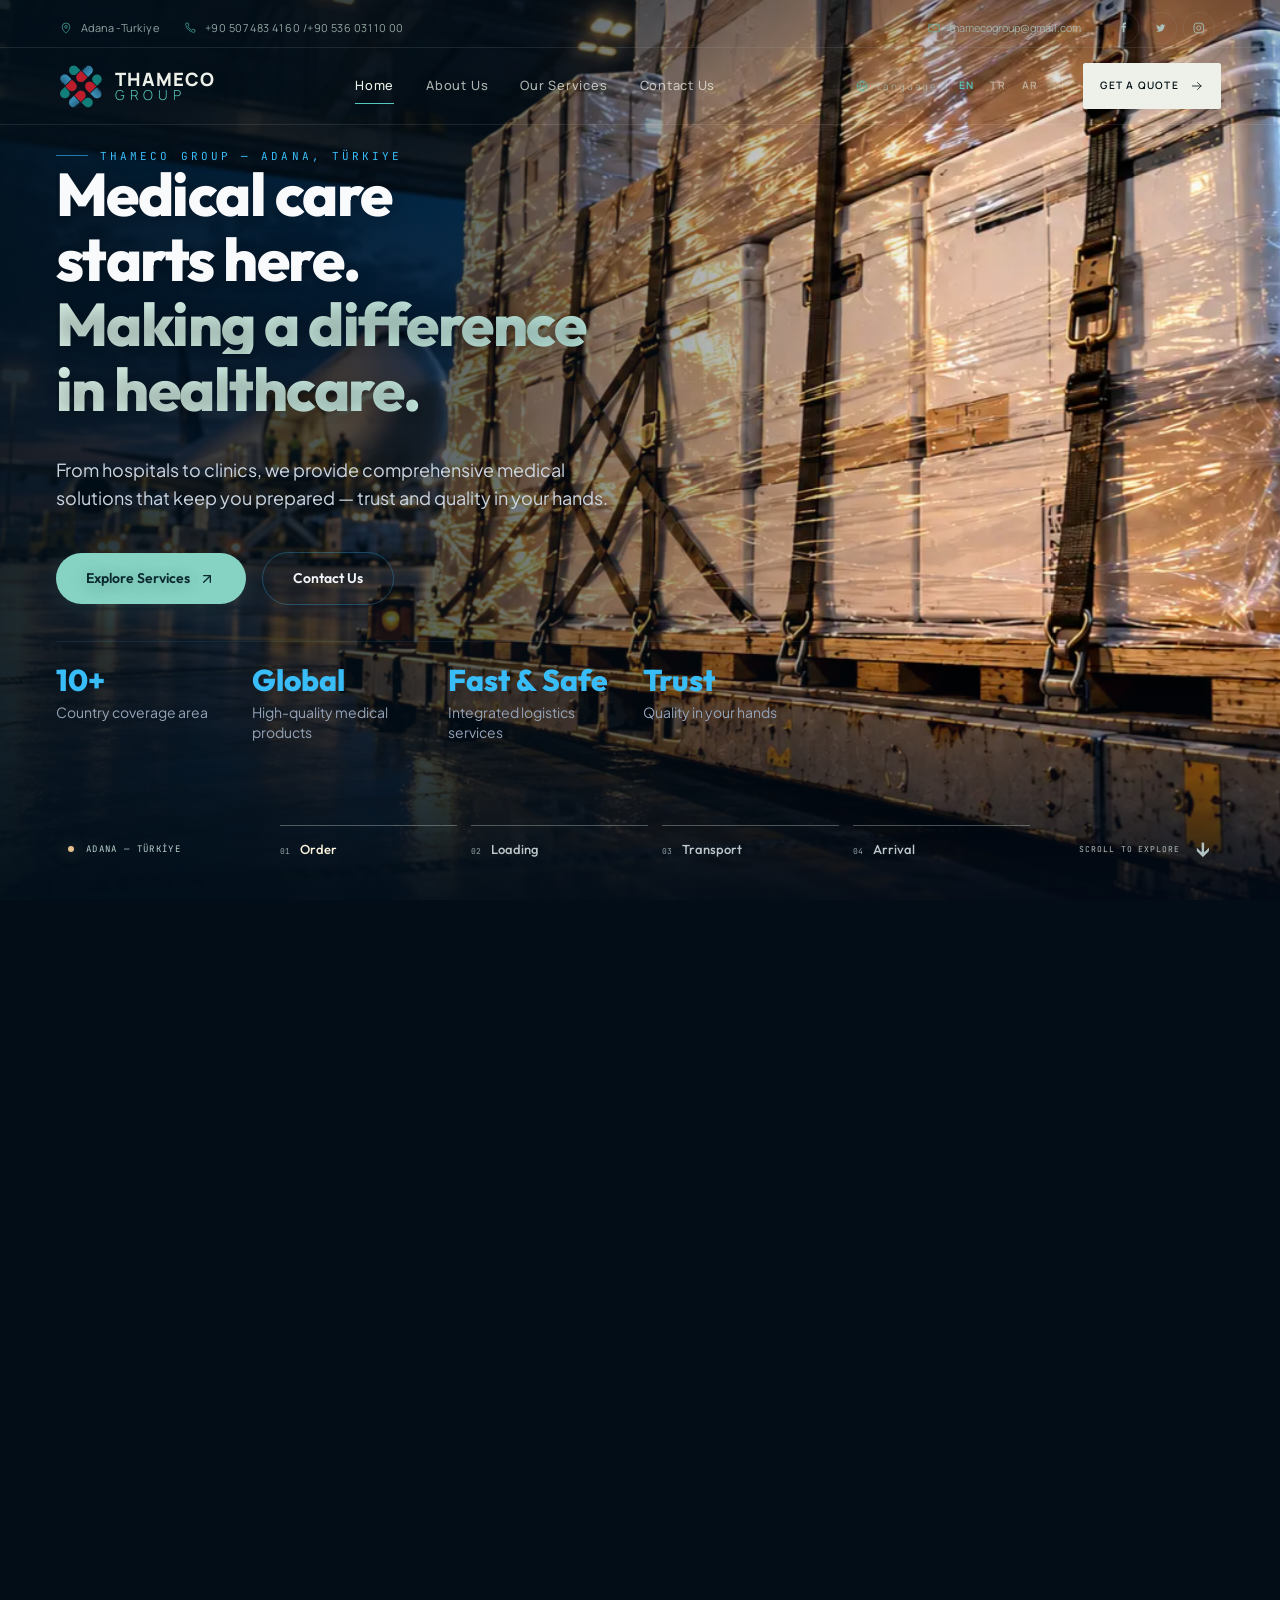
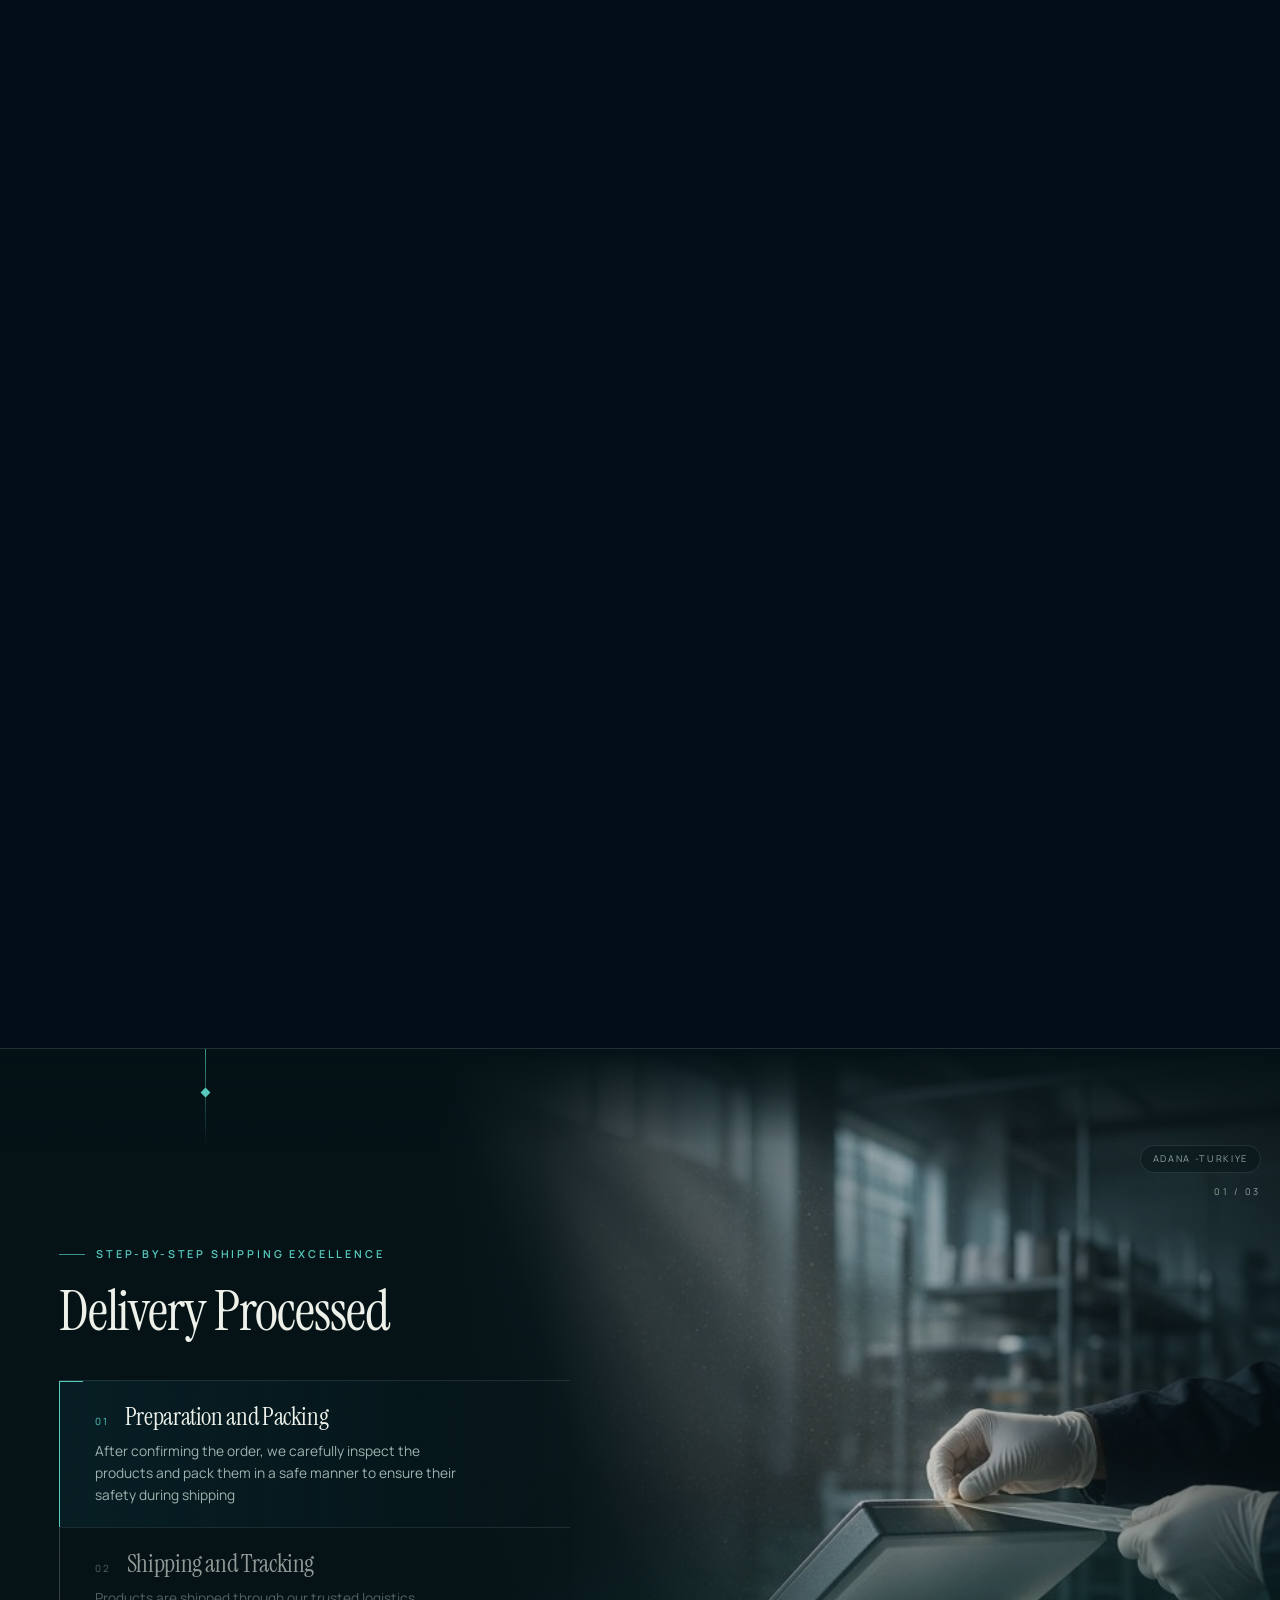
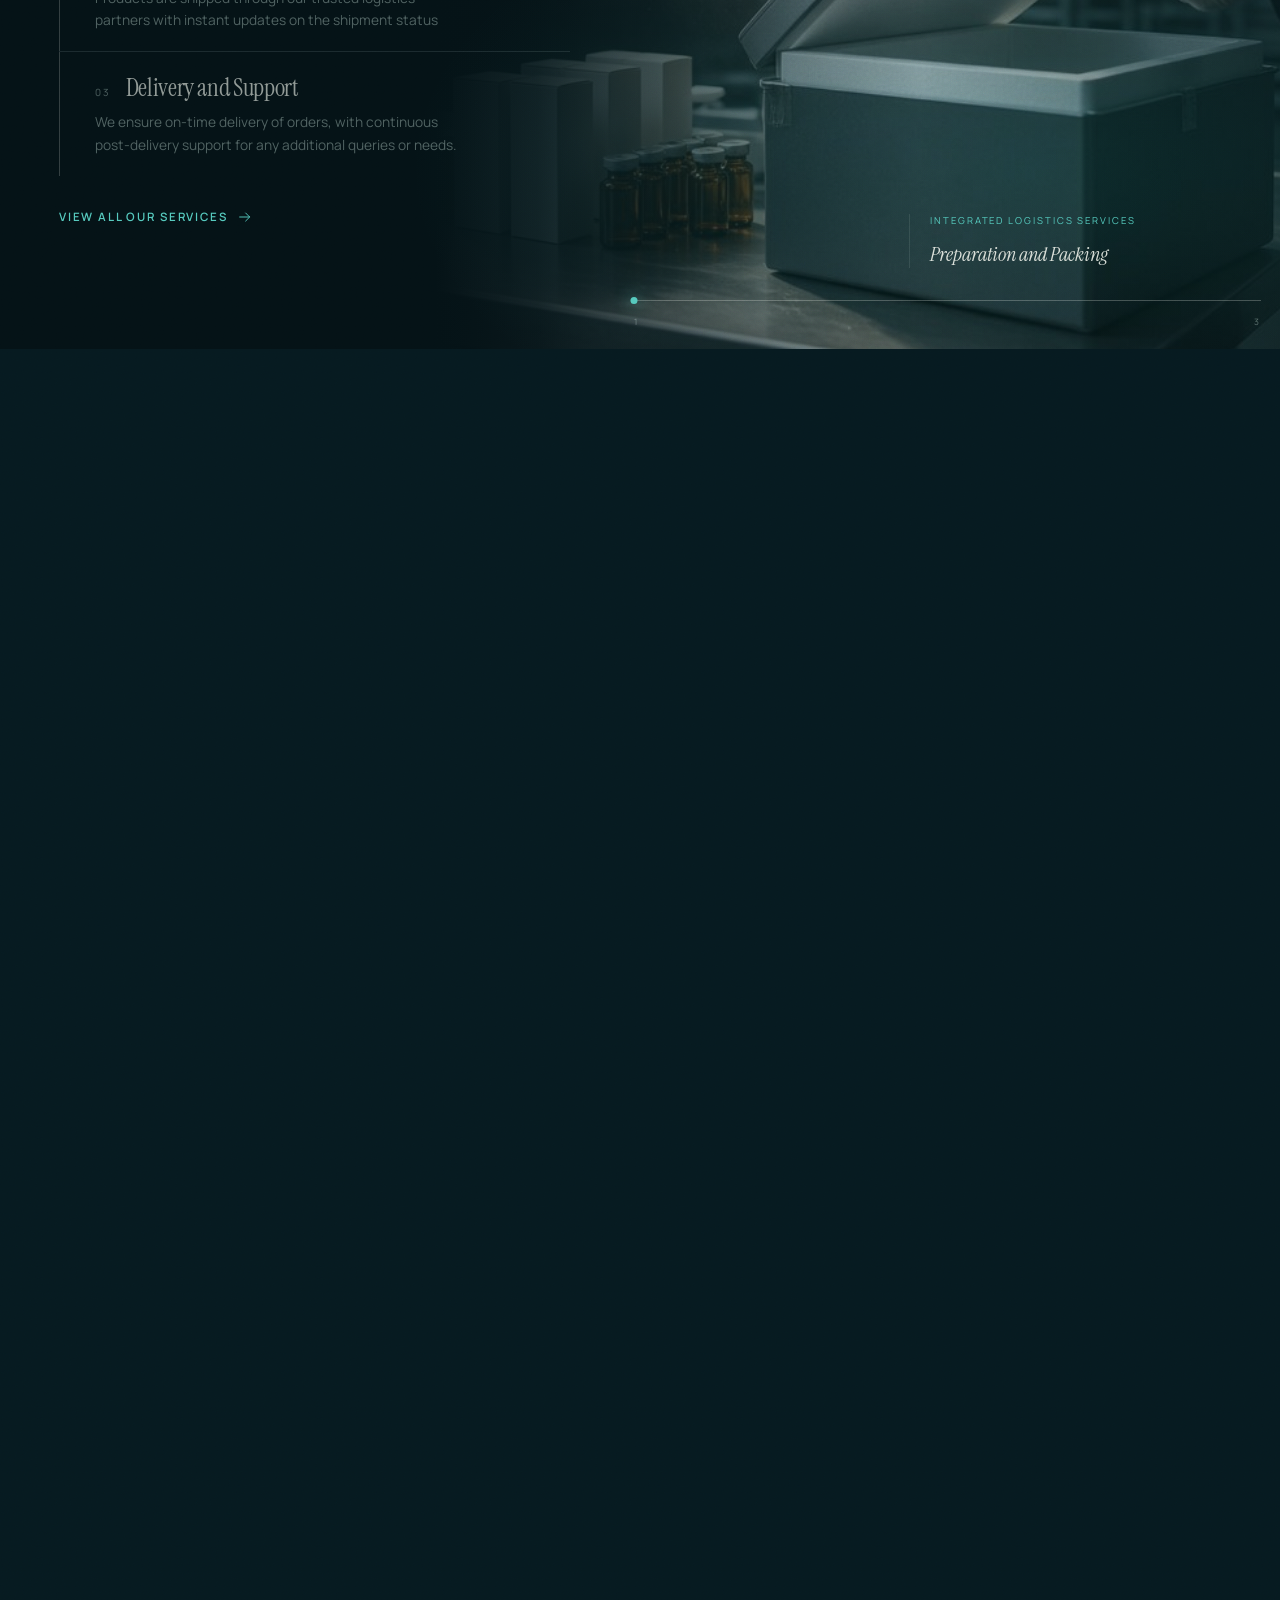
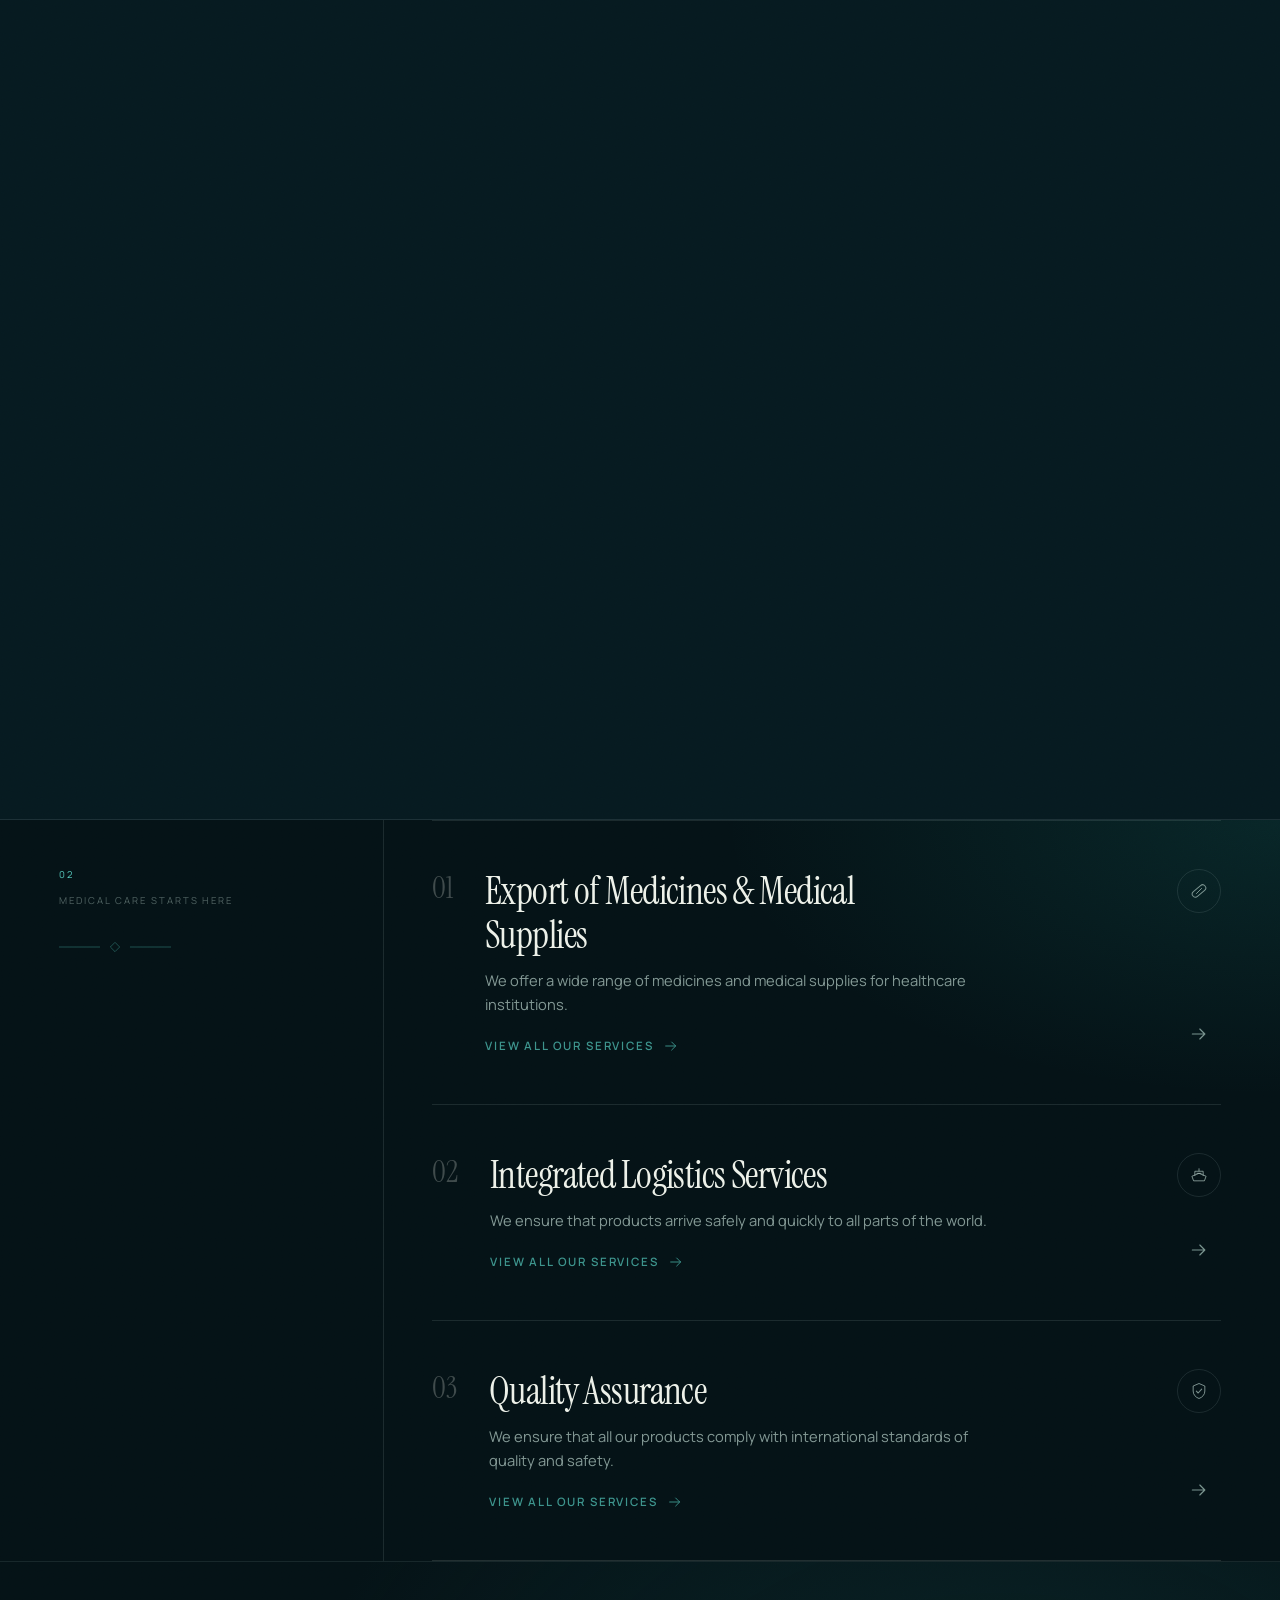
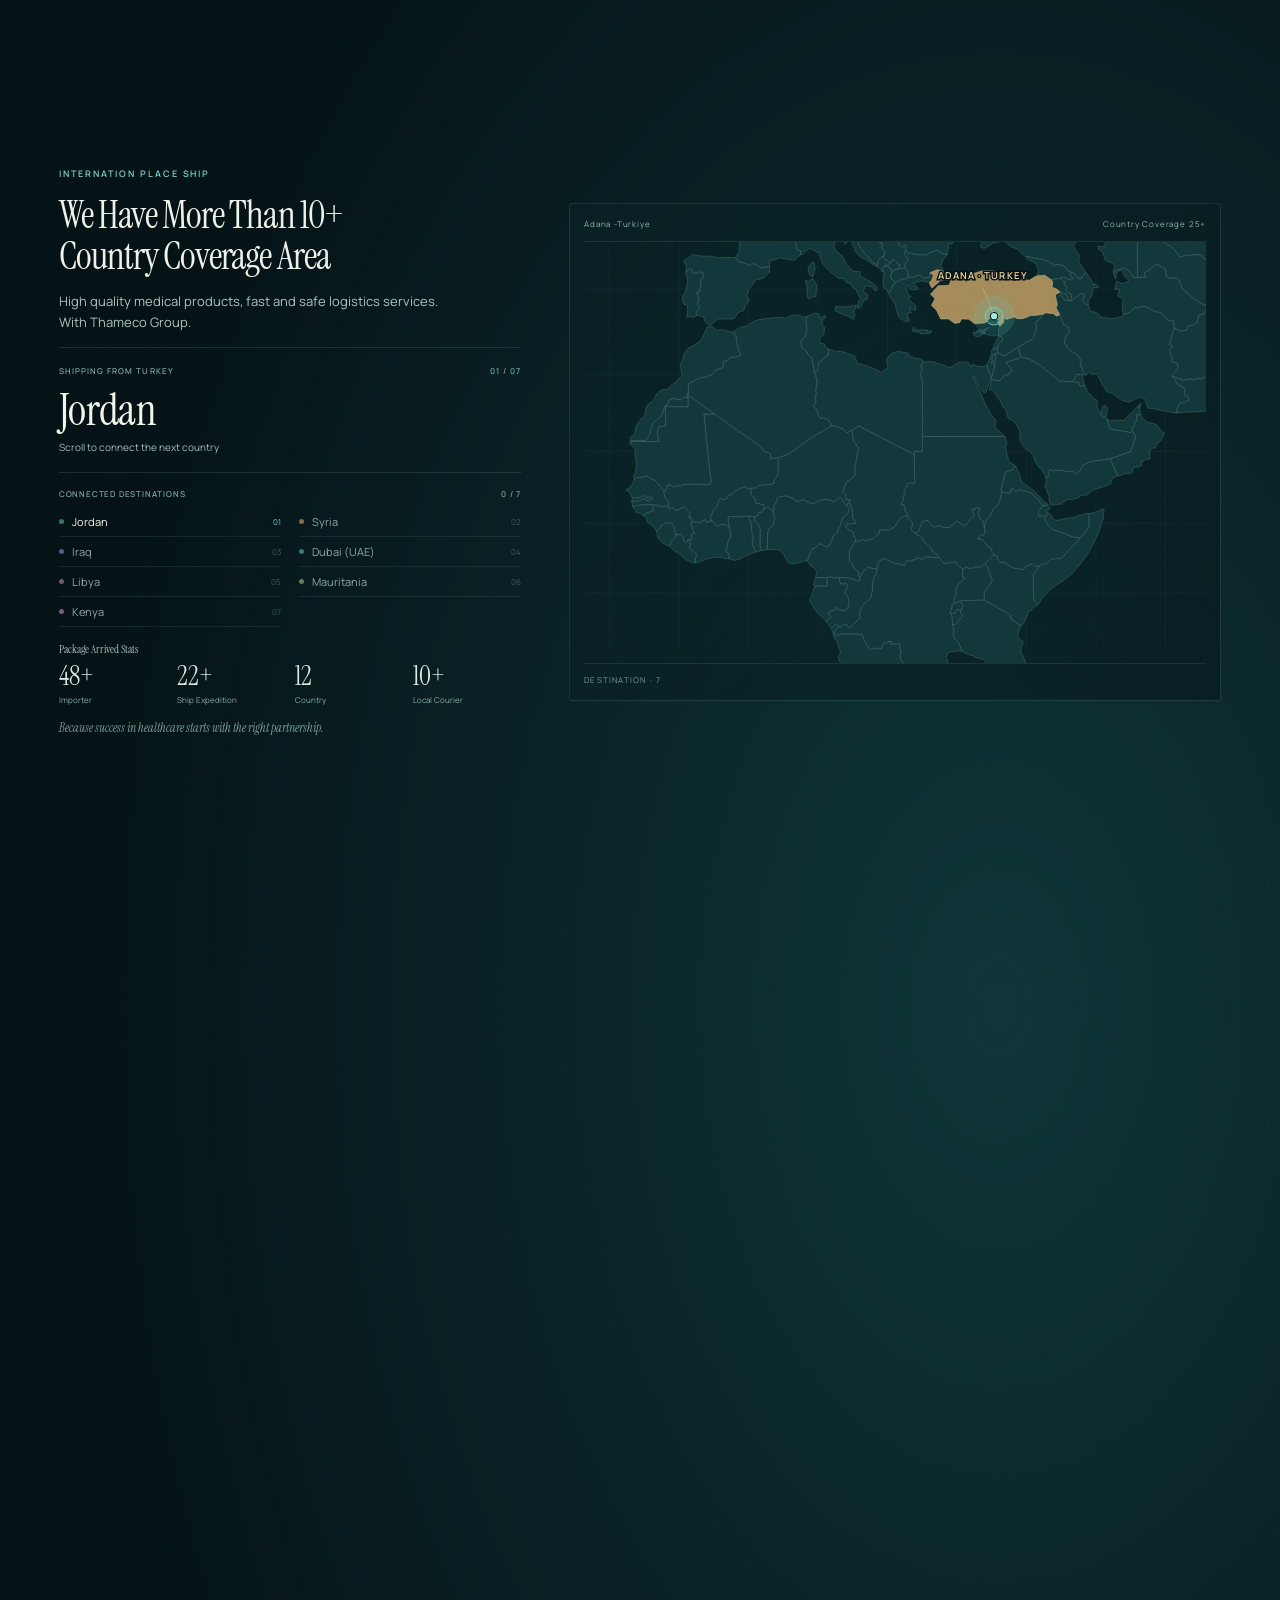
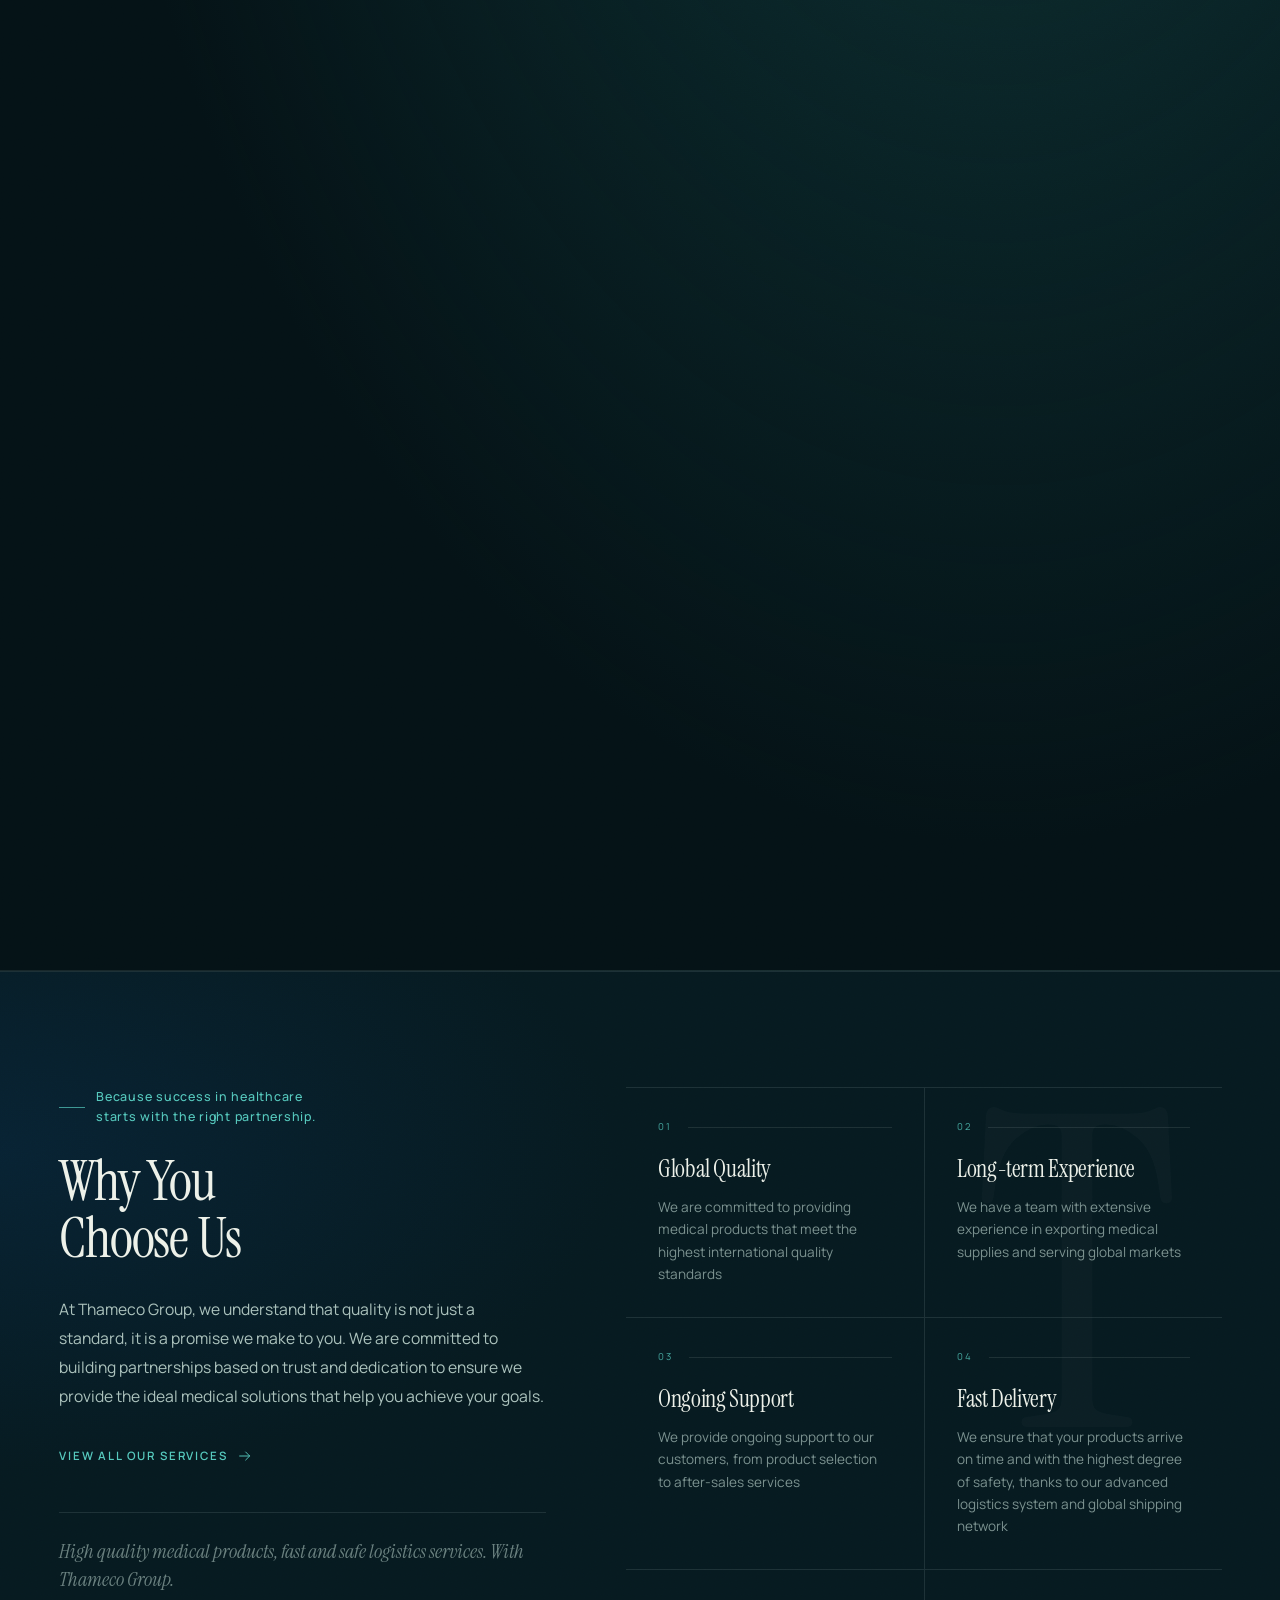
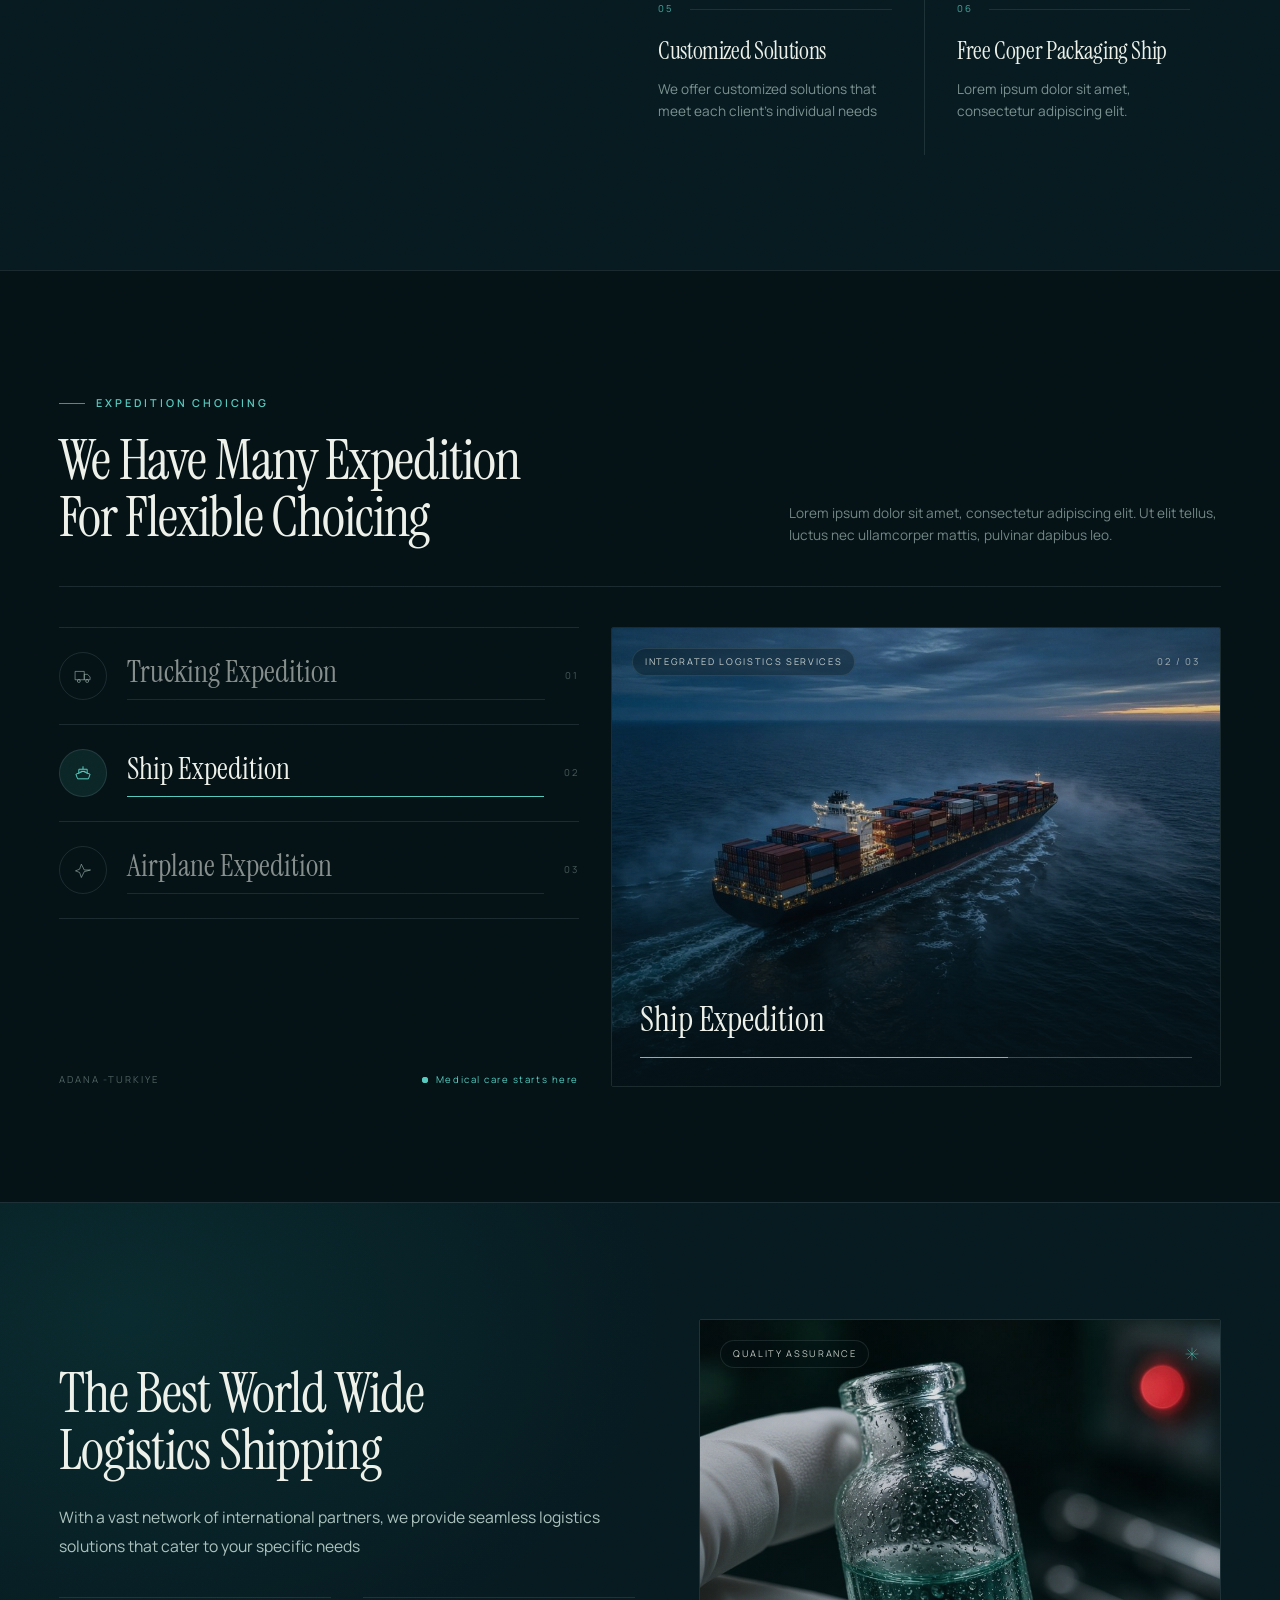
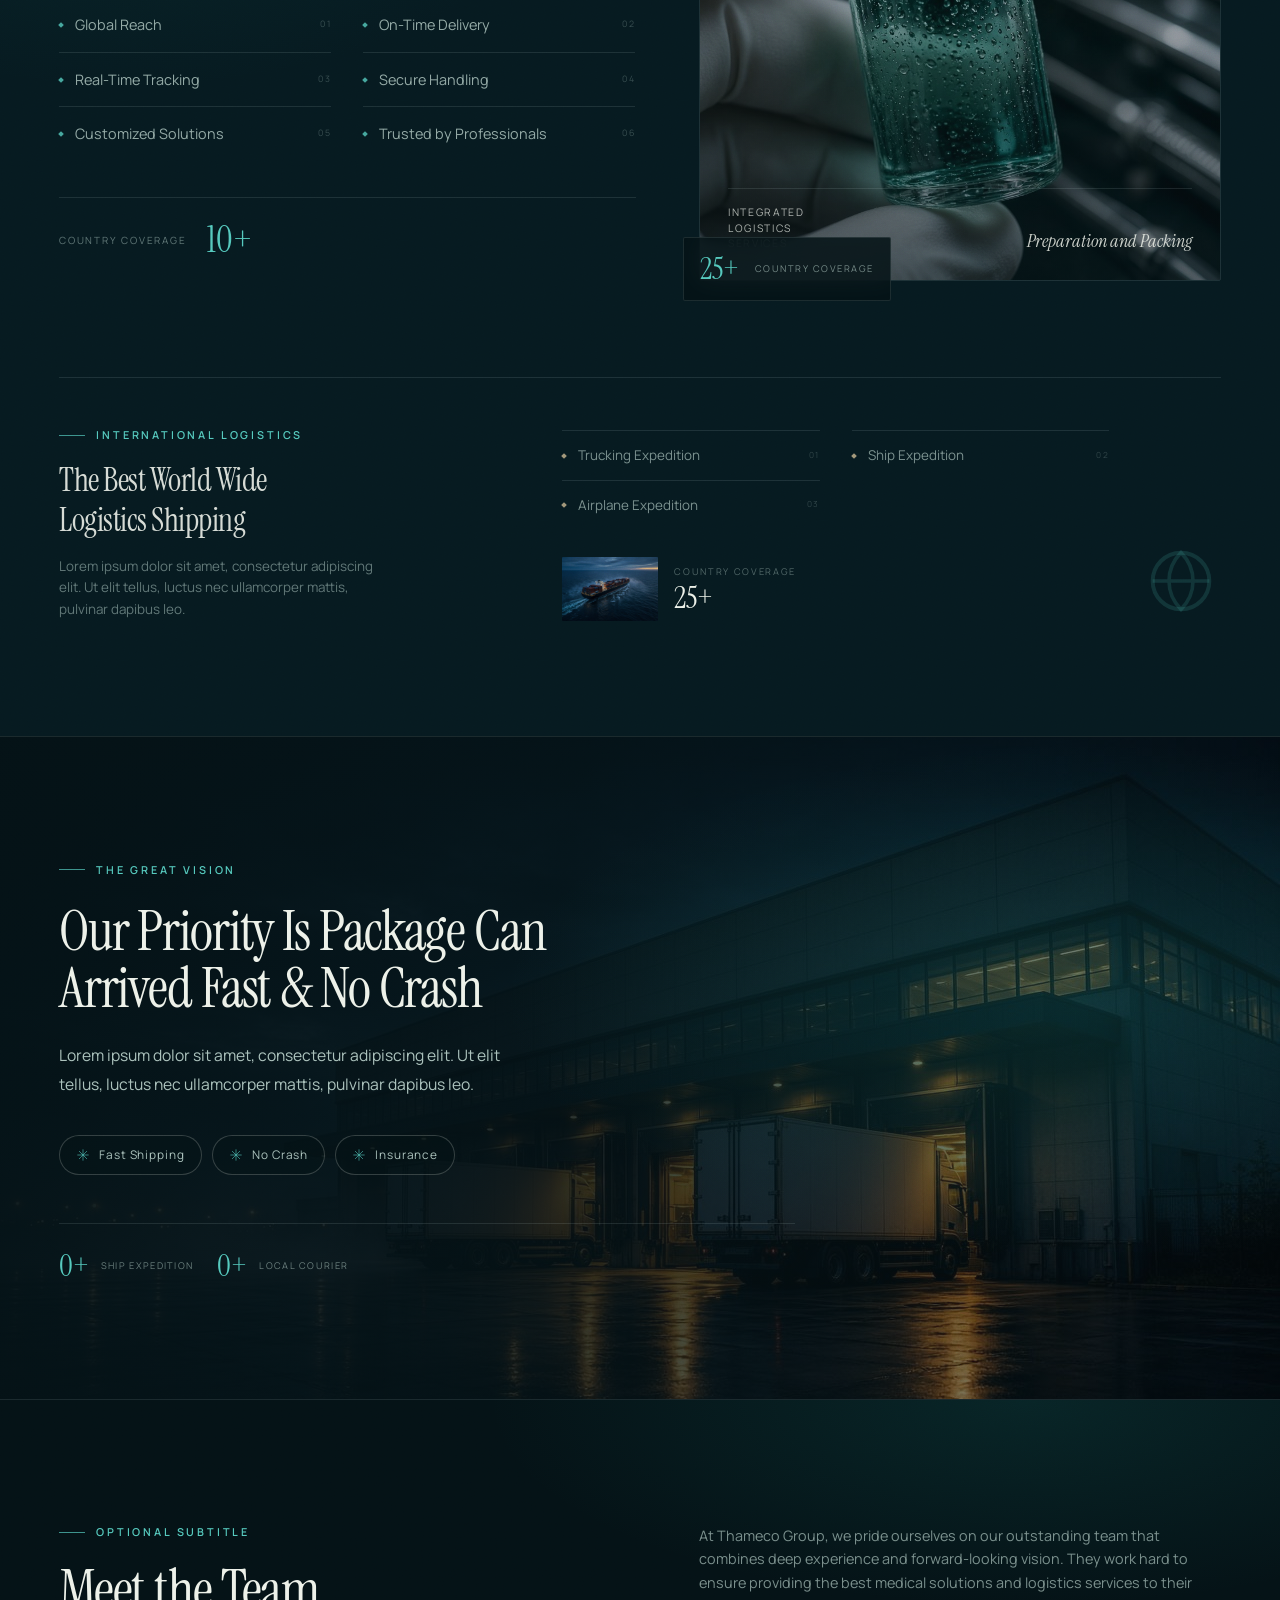
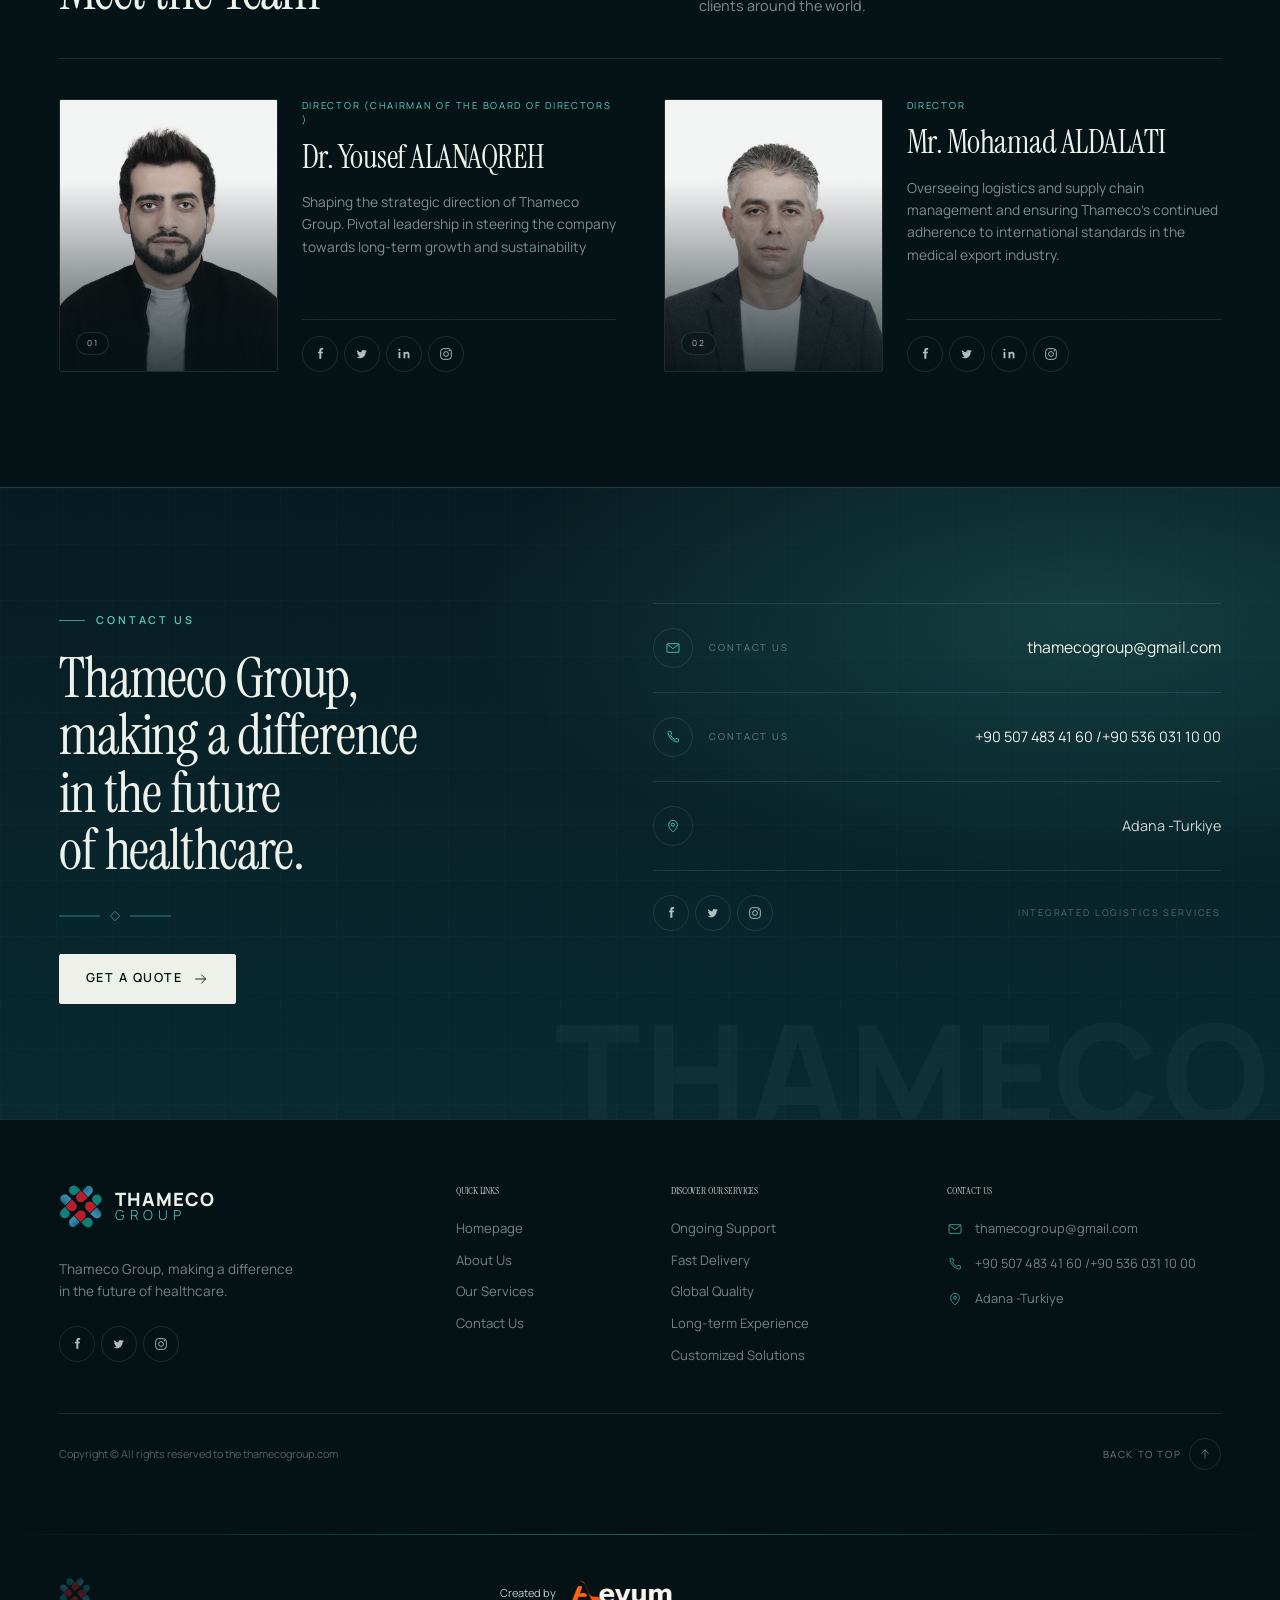
<file: Thameco-Website/pages/index/index.html>
<!doctype html>
<html lang="en" dir="ltr" data-title-en="Home - Thameco Group" data-title-tr="Ana Sayfa - Thameco Group" data-title-ar="الصفحة الرئيسية - Thameco Group">
<head>
<meta charset="UTF-8">
<meta name="viewport" content="width=device-width,initial-scale=1">
<meta name="theme-color" content="#041216">
<meta name="description" content="Thameco Group — export of medicines and medical supplies, integrated logistics services and quality assurance. Adana, Türkiye.">
<title>Home - Thameco Group</title>
<link rel="icon" href="../images/favicon-original.png">
<link rel="stylesheet" href="../shared/fonts.css">
<link rel="stylesheet" href="../shared/reference-site.css">
<link rel="stylesheet" href="../shared/brand-credit.css">
<link rel="stylesheet" href="../shared/responsive-polish.css">
<link rel="stylesheet" href="../shared/accurate-routes.css">
<link rel="stylesheet" href="index.css">
</head>
<body>
<a href="#main" class="skip-link">Skip to content</a>
<header class="site-header fixed inset-x-0 top-0 z-50 transition-[background-color,box-shadow,backdrop-filter] duration-500 bg-transparent">
  <div class="site-utility-bar hidden overflow-hidden border-b border-fog/10 transition-all duration-500 md:block max-h-12 opacity-100">
    <div class="container-x flex items-center justify-between py-2.5">
      <div class="flex items-center gap-6 text-[0.68rem] tracking-[0.04em] text-mist/85">
        <span class="inline-flex items-center gap-2">
          <svg viewBox="0 0 24 24" fill="none" class="h-3.5 w-3.5 text-teal/80" aria-hidden="true">
            <path d="M12 21s6.5-5.5 6.5-11a6.5 6.5 0 10-13 0C5.5 15.5 12 21 12 21z" stroke="currentColor" stroke-width="1.3">
          </path>
          <circle cx="12" cy="10" r="2.3" stroke="currentColor" stroke-width="1.3">
        </circle>
      </svg>
      <span data-en="Adana -Turkiye" data-tr="Adana -Türkiye" data-ar="أضنا -تركيا">Adana -Turkiye</span>
    </span>
    <a href="tel:+905074834160" class="inline-flex items-center gap-2 transition-colors hover:text-teal">
      <svg viewBox="0 0 24 24" fill="none" class="h-3.5 w-3.5 text-teal/80" aria-hidden="true">
        <path d="M6.6 3.5h2.1l1.3 4-1.8 1.4a12.6 12.6 0 006.9 6.9l1.4-1.8 4 1.3v2.1a2.1 2.1 0 01-2.3 2.1A17.5 17.5 0 014.5 5.8 2.1 2.1 0 016.6 3.5z" stroke="currentColor" stroke-width="1.3" stroke-linejoin="round">
      </path>
    </svg>
    <span dir="ltr">+90 507 483 41 60 /+90 536 031 10 00</span>
  </a>
</div>
<div class="flex items-center gap-5">
  <a href="mailto:thamecogroup@gmail.com" class="inline-flex items-center gap-2 text-[0.68rem] text-mist/85 transition-colors hover:text-teal">
    <svg viewBox="0 0 24 24" fill="none" class="h-3.5 w-3.5 text-teal/80" aria-hidden="true">
      <rect x="3" y="5.5" width="18" height="13" rx="1" stroke="currentColor" stroke-width="1.3">
    </rect>
    <path d="M3.5 6.5L12 13l8.5-6.5" stroke="currentColor" stroke-width="1.3" stroke-linejoin="round">
  </path>
</svg>thamecogroup@gmail.com</a>
<ul class="flex items-center gap-1.5 scale-90">
  <li>
    <a href="#" aria-label="Facebook" class="flex h-9 w-9 items-center justify-center rounded-full border transition-all duration-500 border-fog/15 text-mist hover:border-teal hover:text-teal">
      <svg viewBox="0 0 24 24" class="h-4 w-4" aria-hidden="true">
        <path d="M14 8.5V6.8c0-.8.5-1.1 1-1.1h1.7V3h-2.4c-2.4 0-3.3 1.7-3.3 3.4v2.1H9V11h2v8h3v-8h2.2l.3-2.5H14z" fill="currentColor">
      </path>
    </svg>
  </a>
</li>
<li>
  <a href="#" aria-label="Twitter" class="flex h-9 w-9 items-center justify-center rounded-full border transition-all duration-500 border-fog/15 text-mist hover:border-teal hover:text-teal">
    <svg viewBox="0 0 24 24" class="h-4 w-4" aria-hidden="true">
      <path d="M19 7.3c-.6.2-1.2.4-1.9.5.7-.4 1.2-1 1.5-1.7-.7.4-1.4.7-2.2.9a3.1 3.1 0 00-5.3 2.8A8.8 8.8 0 015 6.3a3.1 3.1 0 001 4.1c-.5 0-1-.1-1.4-.4 0 1.5 1.1 2.8 2.5 3.1-.5.1-1 .2-1.4.1a3.1 3.1 0 002.9 2.2A6.2 6.2 0 014 17a8.7 8.7 0 004.7 1.4c5.6 0 8.7-4.7 8.7-8.7v-.4c.6-.5 1.1-1 1.6-1.6z" fill="currentColor">
    </path>
  </svg>
</a>
</li>
<li>
  <a href="#" aria-label="Instagram" class="flex h-9 w-9 items-center justify-center rounded-full border transition-all duration-500 border-fog/15 text-mist hover:border-teal hover:text-teal">
    <svg viewBox="0 0 24 24" class="h-4 w-4" aria-hidden="true">
      <rect x="4" y="4" width="16" height="16" rx="4.5" stroke="currentColor" stroke-width="1.4" fill="none">
    </rect>
    <circle cx="12" cy="12" r="3.6" stroke="currentColor" stroke-width="1.4" fill="none">
  </circle>
  <circle cx="17" cy="7" r="1" fill="currentColor">
</circle>
</svg>
</a>
</li>
</ul>
</div>
</div>
</div>
<div class="site-header-bar container-x flex h-[68px] items-center justify-between gap-4 md:h-[76px]">
  <a href="../index/index.html" class="group inline-flex items-center gap-3 shrink-0" aria-label="Thameco Group">
    <img alt="Thameco Group logo" width="44" height="44" class="h-10 w-10 object-contain transition-transform duration-700 group-hover:rotate-[45deg] sm:h-11 sm:w-11" src="../images/site-visual-12.png">
    <span class="flex flex-col leading-none">
      <span class="font-sans text-[1.02rem] font-extrabold tracking-[0.06em] sm:text-[1.15rem] text-fog">THAMECO</span>
      <span class="font-sans text-[0.78rem] font-light tracking-[0.34em] sm:text-[0.86rem] text-teal">GROUP</span>
    </span>
  </a>
  <nav class="site-desktop-nav hidden items-center gap-8 md:flex" aria-label="Menu">
    <a href="../index/index.html" class="nav-link" aria-current="page" data-en="Home" data-tr="Ana Sayfa" data-ar="الصفحة الرئيسية">Home</a>
    <a href="../about/about.html" class="nav-link" data-en="About Us" data-tr="Hakkımızda" data-ar="نبذة عنا">About Us</a>
    <a href="../services/services.html" class="nav-link" data-en="Our Services" data-tr="Hizmetlerimiz" data-ar="خدماتنا">Our Services</a>
    <a href="../contact/contact.html" class="nav-link" data-en="Contact Us" data-tr="Bize Ulaşın" data-ar="تواصل معنا">Contact Us</a>
  </nav>
  <div class="site-desktop-actions hidden items-center gap-5 md:flex">
    <div class="flex items-center gap-2" role="group" aria-label="Language" data-en-aria-label="Language" data-tr-aria-label="Dil" data-ar-aria-label="اللغة">
      <svg viewBox="0 0 24 24" fill="none" class="h-3.5 w-3.5 text-teal" aria-hidden="true">
        <circle cx="12" cy="12" r="8.5" stroke="currentColor" stroke-width="1.2">
      </circle>
      <path d="M3.5 12h17M12 3.5c2.4 2.4 3.6 5.3 3.6 8.5S14.4 18.1 12 20.5C9.6 18.1 8.4 15.2 8.4 12S9.6 5.9 12 3.5z" stroke="currentColor" stroke-width="1.1">
    </path>
  </svg>
  <span class="hidden text-[0.62rem] tracking-[0.18em] text-mist/70 xl:inline" data-en="Language" data-tr="Dil" data-ar="اللغة">Language</span>
  <span class="h-3 w-px bg-fog/20" aria-hidden="true">
  </span>
  <button type="button" aria-pressed="true" title="English" class="rounded-sm px-1 py-1.5 text-[0.64rem] font-semibold tracking-[0.12em] transition-colors text-teal" data-en-title="English" data-tr-title="İngilizce" data-ar-title="الإنجليزية" data-set-lang="en">
    <span aria-hidden="true">EN</span>
    <span class="sr-only" data-en="English" data-tr="İngilizce" data-ar="الإنجليزية">English</span>
  </button>
  <button type="button" aria-pressed="false" title="Turkish" class="rounded-sm px-1 py-1.5 text-[0.64rem] font-semibold tracking-[0.12em] transition-colors text-fog/55 hover:text-fog" data-en-title="Turkish" data-tr-title="Türkçe" data-ar-title="التركية" data-set-lang="tr">
    <span aria-hidden="true">TR</span>
    <span class="sr-only" data-en="Turkish" data-tr="Türkçe" data-ar="التركية">Turkish</span>
  </button>
  <button type="button" aria-pressed="false" title="Arabic" class="rounded-sm px-1 py-1.5 text-[0.64rem] font-semibold tracking-[0.12em] transition-colors text-fog/55 hover:text-fog" data-en-title="Arabic" data-tr-title="Arapça" data-ar-title="العربية" data-set-lang="ar">
    <span aria-hidden="true">AR</span>
    <span class="sr-only" data-en="Arabic" data-tr="Arapça" data-ar="العربية">Arabic</span>
  </button>
</div>
<span class="h-5 w-px bg-fog/15" aria-hidden="true">
</span>
<a href="../contact/contact.html" class="btn btn-primary !min-h-[40px] !px-4 !text-[0.64rem]">
  <span data-en="Get a Quote" data-tr="Teklif Alın" data-ar="احصل على عرض أسعار">Get a Quote</span>
  <svg viewBox="0 0 24 24" fill="none" class="rtl:-scale-x-100 h-3.5 w-3.5" aria-hidden="true">
    <path d="M4 12h15M13 6l6 6-6 6" stroke="currentColor" stroke-width="1.4" stroke-linecap="round" stroke-linejoin="round">
  </path>
</svg>
</a>
</div>
<div class="site-mobile-actions flex items-center gap-3 md:hidden">
  <div class="flex items-center gap-0.5 rounded-full border border-fog/15 px-1.5 py-1">
    <div class="flex items-center gap-2" role="group" aria-label="Language" data-en-aria-label="Language" data-tr-aria-label="Dil" data-ar-aria-label="اللغة">
      <svg viewBox="0 0 24 24" fill="none" class="h-3.5 w-3.5 text-teal" aria-hidden="true">
        <circle cx="12" cy="12" r="8.5" stroke="currentColor" stroke-width="1.2">
      </circle>
      <path d="M3.5 12h17M12 3.5c2.4 2.4 3.6 5.3 3.6 8.5S14.4 18.1 12 20.5C9.6 18.1 8.4 15.2 8.4 12S9.6 5.9 12 3.5z" stroke="currentColor" stroke-width="1.1">
    </path>
  </svg>
  <span class="hidden text-[0.62rem] tracking-[0.18em] text-mist/70 xl:inline" data-en="Language" data-tr="Dil" data-ar="اللغة">Language</span>
  <span class="h-3 w-px bg-fog/20" aria-hidden="true">
  </span>
  <button type="button" aria-pressed="true" title="English" class="rounded-sm px-1 py-1.5 text-[0.64rem] font-semibold tracking-[0.12em] transition-colors text-teal" data-en-title="English" data-tr-title="İngilizce" data-ar-title="الإنجليزية" data-set-lang="en">
    <span aria-hidden="true">EN</span>
    <span class="sr-only" data-en="English" data-tr="İngilizce" data-ar="الإنجليزية">English</span>
  </button>
  <button type="button" aria-pressed="false" title="Turkish" class="rounded-sm px-1 py-1.5 text-[0.64rem] font-semibold tracking-[0.12em] transition-colors text-fog/55 hover:text-fog" data-en-title="Turkish" data-tr-title="Türkçe" data-ar-title="التركية" data-set-lang="tr">
    <span aria-hidden="true">TR</span>
    <span class="sr-only" data-en="Turkish" data-tr="Türkçe" data-ar="التركية">Turkish</span>
  </button>
  <button type="button" aria-pressed="false" title="Arabic" class="rounded-sm px-1 py-1.5 text-[0.64rem] font-semibold tracking-[0.12em] transition-colors text-fog/55 hover:text-fog" data-en-title="Arabic" data-tr-title="Arapça" data-ar-title="العربية" data-set-lang="ar">
    <span aria-hidden="true">AR</span>
    <span class="sr-only" data-en="Arabic" data-tr="Arapça" data-ar="العربية">Arabic</span>
  </button>
</div>
</div>
<button type="button" aria-label="Menu" aria-expanded="false" class="flex h-10 w-10 items-center justify-center rounded-full border border-fog/20 text-fog transition-colors hover:border-teal hover:text-teal">
  <svg viewBox="0 0 24 24" fill="none" class="h-5 w-5" aria-hidden="true">
    <path d="M3 7h18M3 12h18M3 17h12" stroke="currentColor" stroke-width="1.4" stroke-linecap="round">
  </path>
</svg>
</button>
</div>
</div>
<div class="h-px w-full bg-fog/10" aria-hidden="true">
  <div class="h-px origin-left bg-gradient-to-r from-teal to-jade transition-[width] duration-150 ease-out" style="width: 0%;">
  </div>
</div>
</header>
<div class="site-mobile-dialog fixed inset-0 z-[60] flex flex-col bg-ink text-fog backdrop-blur-xl transition-all duration-500 md:hidden pointer-events-none opacity-0" role="dialog" aria-modal="true" aria-label="Menu" aria-hidden="true">
  <div class="pointer-events-none absolute inset-0 bg-[radial-gradient(120%_80%_at_80%_0%,rgba(28,141,132,0.25),transparent_60%)]">
  </div>
  <div class="container-x relative flex h-[68px] items-center justify-between">
    <a href="../index/index.html" class="group inline-flex items-center gap-3" aria-label="Thameco Group">
      <img alt="Thameco Group logo" width="44" height="44" class="h-10 w-10 object-contain transition-transform duration-700 group-hover:rotate-[45deg] sm:h-11 sm:w-11" src="../images/site-visual-12.png">
      <span class="flex flex-col leading-none">
        <span class="font-sans text-[1.02rem] font-extrabold tracking-[0.06em] sm:text-[1.15rem] text-fog">THAMECO</span>
        <span class="font-sans text-[0.78rem] font-light tracking-[0.34em] sm:text-[0.86rem] text-teal">GROUP</span>
      </span>
    </a>
    <button type="button" aria-label="Close" class="flex h-10 w-10 items-center justify-center rounded-full border border-fog/20 text-fog" data-en-aria-label="Close" data-tr-aria-label="Kapat" data-ar-aria-label="إغلاق" data-menu="close">
      <svg viewBox="0 0 24 24" fill="none" class="h-5 w-5" aria-hidden="true">
        <path d="M6 6l12 12M18 6L6 18" stroke="currentColor" stroke-width="1.4" stroke-linecap="round">
      </path>
    </svg>
  </button>
</div>
<div class="container-x relative flex flex-1 flex-col justify-between gap-8 overflow-y-auto pb-10 pt-6">
  <nav class="flex flex-col gap-1" aria-label="Menu">
    <a href="../index/index.html" class="group flex items-baseline justify-between border-b border-fog/10 py-4">
      <span class="font-display text-[2.1rem] leading-none text-fog group-hover:text-teal" data-en="Home" data-tr="Ana Sayfa" data-ar="الصفحة الرئيسية">Home</span>
      <span class="font-sans text-[0.6rem] tracking-[0.2em] text-teal/70">01</span>
    </a>
    <a href="../about/about.html" class="group flex items-baseline justify-between border-b border-fog/10 py-4">
      <span class="font-display text-[2.1rem] leading-none text-fog group-hover:text-teal" data-en="About Us" data-tr="Hakkımızda" data-ar="نبذة عنا">About Us</span>
      <span class="font-sans text-[0.6rem] tracking-[0.2em] text-teal/70">02</span>
    </a>
    <a href="../services/services.html" class="group flex items-baseline justify-between border-b border-fog/10 py-4">
      <span class="font-display text-[2.1rem] leading-none text-fog group-hover:text-teal" data-en="Our Services" data-tr="Hizmetlerimiz" data-ar="خدماتنا">Our Services</span>
      <span class="font-sans text-[0.6rem] tracking-[0.2em] text-teal/70">03</span>
    </a>
    <a href="../contact/contact.html" class="group flex items-baseline justify-between border-b border-fog/10 py-4">
      <span class="font-display text-[2.1rem] leading-none text-fog group-hover:text-teal" data-en="Contact Us" data-tr="Bize Ulaşın" data-ar="تواصل معنا">Contact Us</span>
      <span class="font-sans text-[0.6rem] tracking-[0.2em] text-teal/70">04</span>
    </a>
  </nav>
  <div class="grid gap-7">
    <div class="flex flex-col gap-2" role="group" aria-label="Language" data-en-aria-label="Language" data-tr-aria-label="Dil" data-ar-aria-label="اللغة">
      <button type="button" aria-pressed="true" class="flex items-center justify-between border-b border-fog/10 pb-2 text-start transition-colors text-teal" data-set-lang="en">
        <span class="font-display text-2xl" data-en="English" data-tr="İngilizce" data-ar="الإنجليزية">English</span>
        <span class="font-sans text-[0.6rem] tracking-[0.2em]">EN</span>
      </button>
      <button type="button" aria-pressed="false" class="flex items-center justify-between border-b border-fog/10 pb-2 text-start transition-colors text-fog/65 hover:text-fog" data-set-lang="tr">
        <span class="font-display text-2xl" data-en="Turkish" data-tr="Türkçe" data-ar="التركية">Turkish</span>
        <span class="font-sans text-[0.6rem] tracking-[0.2em]">TR</span>
      </button>
      <button type="button" aria-pressed="false" class="flex items-center justify-between border-b border-fog/10 pb-2 text-start transition-colors text-fog/65 hover:text-fog" data-set-lang="ar">
        <span class="font-display text-2xl" data-en="Arabic" data-tr="Arapça" data-ar="العربية">Arabic</span>
        <span class="font-sans text-[0.6rem] tracking-[0.2em]">AR</span>
      </button>
    </div>
    <div class="space-y-3 text-sm text-mist">
      <a href="tel:+905074834160" class="flex items-center gap-3" dir="ltr">
        <svg viewBox="0 0 24 24" fill="none" class="h-4 w-4 text-teal" aria-hidden="true">
          <path d="M6.6 3.5h2.1l1.3 4-1.8 1.4a12.6 12.6 0 006.9 6.9l1.4-1.8 4 1.3v2.1a2.1 2.1 0 01-2.3 2.1A17.5 17.5 0 014.5 5.8 2.1 2.1 0 016.6 3.5z" stroke="currentColor" stroke-width="1.3" stroke-linejoin="round">
        </path>
      </svg>
      <span>+90 507 483 41 60 /+90 536 031 10 00</span>
    </a>
    <a href="mailto:thamecogroup@gmail.com" class="flex items-center gap-3">
      <svg viewBox="0 0 24 24" fill="none" class="h-4 w-4 text-teal" aria-hidden="true">
        <rect x="3" y="5.5" width="18" height="13" rx="1" stroke="currentColor" stroke-width="1.3">
      </rect>
      <path d="M3.5 6.5L12 13l8.5-6.5" stroke="currentColor" stroke-width="1.3" stroke-linejoin="round">
    </path>
  </svg>thamecogroup@gmail.com</a>
  <p class="flex items-center gap-3">
    <svg viewBox="0 0 24 24" fill="none" class="h-4 w-4 text-teal" aria-hidden="true">
      <path d="M12 21s6.5-5.5 6.5-11a6.5 6.5 0 10-13 0C5.5 15.5 12 21 12 21z" stroke="currentColor" stroke-width="1.3">
    </path>
    <circle cx="12" cy="10" r="2.3" stroke="currentColor" stroke-width="1.3">
  </circle>
</svg>
<span data-en="Adana -Turkiye" data-tr="Adana -Türkiye" data-ar="أضنا -تركيا">Adana -Turkiye</span>
</p>
</div>
<a href="../contact/contact.html" class="btn btn-primary w-full">
  <span data-en="Get a Quote" data-tr="Teklif Alın" data-ar="احصل على عرض أسعار">Get a Quote</span>
  <svg viewBox="0 0 24 24" fill="none" class="rtl:-scale-x-100 h-4 w-4" aria-hidden="true">
    <path d="M4 12h15M13 6l6 6-6 6" stroke="currentColor" stroke-width="1.4" stroke-linecap="round" stroke-linejoin="round">
  </path>
</svg>
</a>
<ul class="flex items-center gap-1.5">
  <li>
    <a href="#" aria-label="Facebook" class="flex h-9 w-9 items-center justify-center rounded-full border transition-all duration-500 border-fog/15 text-mist hover:border-teal hover:text-teal">
      <svg viewBox="0 0 24 24" class="h-4 w-4" aria-hidden="true">
        <path d="M14 8.5V6.8c0-.8.5-1.1 1-1.1h1.7V3h-2.4c-2.4 0-3.3 1.7-3.3 3.4v2.1H9V11h2v8h3v-8h2.2l.3-2.5H14z" fill="currentColor">
      </path>
    </svg>
  </a>
</li>
<li>
  <a href="#" aria-label="Twitter" class="flex h-9 w-9 items-center justify-center rounded-full border transition-all duration-500 border-fog/15 text-mist hover:border-teal hover:text-teal">
    <svg viewBox="0 0 24 24" class="h-4 w-4" aria-hidden="true">
      <path d="M19 7.3c-.6.2-1.2.4-1.9.5.7-.4 1.2-1 1.5-1.7-.7.4-1.4.7-2.2.9a3.1 3.1 0 00-5.3 2.8A8.8 8.8 0 015 6.3a3.1 3.1 0 001 4.1c-.5 0-1-.1-1.4-.4 0 1.5 1.1 2.8 2.5 3.1-.5.1-1 .2-1.4.1a3.1 3.1 0 002.9 2.2A6.2 6.2 0 014 17a8.7 8.7 0 004.7 1.4c5.6 0 8.7-4.7 8.7-8.7v-.4c.6-.5 1.1-1 1.6-1.6z" fill="currentColor">
    </path>
  </svg>
</a>
</li>
<li>
  <a href="#" aria-label="Instagram" class="flex h-9 w-9 items-center justify-center rounded-full border transition-all duration-500 border-fog/15 text-mist hover:border-teal hover:text-teal">
    <svg viewBox="0 0 24 24" class="h-4 w-4" aria-hidden="true">
      <rect x="4" y="4" width="16" height="16" rx="4.5" stroke="currentColor" stroke-width="1.4" fill="none">
    </rect>
    <circle cx="12" cy="12" r="3.6" stroke="currentColor" stroke-width="1.4" fill="none">
  </circle>
  <circle cx="17" cy="7" r="1" fill="currentColor">
</circle>
</svg>
</a>
</li>
</ul>
</div>
</div>
</div>
<div class="page-enter">
  <div class="relative min-h-screen bg-ink">
    <main id="main">
      <div>
        <div data-testid="saved-v3-hero" lang="en" style="display: block; direction: ltr;">
        </div>
        <section id="process" class="grain relative border-y border-fog/10 bg-abyss" aria-label="Delivery Processed" data-en-aria-label="Delivery Processed" data-tr-aria-label="Teslimat İşlenmesi" data-ar-aria-label="مراحل معالجة التسليم">
          <div class="pointer-events-none absolute inset-x-0 top-0 z-20 h-24 bg-gradient-to-b from-ink to-transparent" aria-hidden="true">
          </div>
          <div class="pointer-events-none absolute start-[16%] top-0 z-20 hidden h-24 w-px bg-gradient-to-b from-teal/70 to-transparent lg:block" aria-hidden="true">
            <span class="absolute -start-[3px] top-10 h-[7px] w-[7px] rotate-45 bg-teal">
            </span>
          </div>
          <div class="relative hidden md:block" style="height: 330vh; --p: 0.0000;">
            <div class="sticky top-0 flex h-[100svh] overflow-hidden">
              <div class="absolute inset-0">
                <div class="absolute inset-0 transition-[opacity,transform] duration-[900ms] ease-[cubic-bezier(0.16,1,0.3,1)]" style="opacity: 1; transform: scale(1.04); z-index: 1;">
                  <img alt="Preparation and Packing" class="h-full w-full object-cover object-center" loading="eager" decoding="async" src="../images/site-visual-04.jpg" data-en-alt="Preparation and Packing" data-tr-alt="Hazırlık ve Paketleme" data-ar-alt="التحضير والتعبئة">
                </div>
                <div class="absolute inset-0 transition-[opacity,transform] duration-[900ms] ease-[cubic-bezier(0.16,1,0.3,1)]" style="opacity: 0; transform: scale(1.09); z-index: 0;">
                  <img alt="Shipping and Tracking" class="h-full w-full object-cover object-center" loading="lazy" decoding="async" src="../images/site-visual-05.jpg" data-en-alt="Shipping and Tracking" data-tr-alt="Nakliye ve Takip" data-ar-alt="الشحن والتتبع">
                </div>
                <div class="absolute inset-0 transition-[opacity,transform] duration-[900ms] ease-[cubic-bezier(0.16,1,0.3,1)]" style="opacity: 0; transform: scale(1.09); z-index: 0;">
                  <img alt="Delivery and Support" class="h-full w-full object-cover object-center" loading="lazy" decoding="async" src="../images/site-visual-06.jpg" data-en-alt="Delivery and Support" data-tr-alt="Teslimat ve Destek" data-ar-alt="التوصيل والدعم">
                </div>
                <div class="absolute inset-0 z-[2] bg-[linear-gradient(90deg,#041216_0%,#041216_34%,rgba(4,18,22,0.92)_42%,rgba(4,18,22,0.18)_72%,rgba(4,18,22,0.55)_100%)]">
                </div>
                <div class="absolute inset-0 z-[2] bg-[radial-gradient(80%_60%_at_80%_80%,rgba(28,141,132,0.22),transparent_60%)]">
                </div>
              </div>
              <div class="container-x relative z-10 grid h-full grid-cols-[46%_54%] items-center gap-10">
                <div class="relative flex h-full flex-col justify-center pe-6 pt-16">
                  <div>
                    <p class="eyebrow" data-en="Step-by-Step Shipping Excellence" data-tr="Adım Adım Nakliye Mükemmelliği" data-ar="التميز في الشحن خطوة بخطوة">Step-by-Step Shipping Excellence</p>
                    <h2 class="display-lg mt-5 max-w-[14ch] text-balance" data-en="Delivery Processed" data-tr="Teslimat İşlenmesi" data-ar="مراحل معالجة التسليم">Delivery Processed</h2>
                  </div>
                  <ol class="mt-10 grid gap-0">
                    <li class="relative border-t border-fog/12 py-5 ps-9 transition-all duration-500 bg-gradient-to-r from-deep/50 to-transparent">
                      <span class="absolute inset-y-0 start-0 w-px transition-colors duration-500 bg-teal" aria-hidden="true">
                      </span>
                      <span class="absolute start-0 top-0 h-px transition-all duration-700 w-6 bg-teal" aria-hidden="true">
                      </span>
                      <div class="flex items-baseline gap-4">
                        <span class="font-sans text-[0.62rem] tracking-[0.2em] text-teal">01</span>
                        <h3 class="font-display text-[1.55rem] leading-tight transition-colors duration-500 text-fog" data-en="Preparation and Packing" data-tr="Hazırlık ve Paketleme" data-ar="التحضير والتعبئة">Preparation and Packing</h3>
                      </div>
                      <p class="mt-2 max-w-[46ch] text-[0.86rem] leading-relaxed transition-colors duration-500 text-mist/90" data-en="After confirming the order, we carefully inspect the products and pack them in a safe manner to ensure their safety during shipping" data-tr="Siparişi onayladıktan sonra, ürünleri dikkatlice inceliyor ve nakliye sırasında güvenliklerini sağlamak için güvenli bir şekilde paketliyoruz" data-ar="بعد تأكيد الطلب، نقوم بفحص المنتجات بعناية ونقوم بتغليفها بطريقة آمنة لضمان سلامتها أثناء الشحن">After confirming the order, we carefully inspect the products and pack them in a safe manner to ensure their safety during shipping</p>
                    </li>
                    <li class="relative border-t border-fog/12 py-5 ps-9 transition-all duration-500 ">
                      <span class="absolute inset-y-0 start-0 w-px transition-colors duration-500 bg-fog/20" aria-hidden="true">
                      </span>
                      <span class="absolute start-0 top-0 h-px transition-all duration-700 w-0 bg-transparent" aria-hidden="true">
                      </span>
                      <div class="flex items-baseline gap-4">
                        <span class="font-sans text-[0.62rem] tracking-[0.2em] text-mist/45">02</span>
                        <h3 class="font-display text-[1.55rem] leading-tight transition-colors duration-500 text-fog/60" data-en="Shipping and Tracking" data-tr="Nakliye ve Takip" data-ar="الشحن والتتبع">Shipping and Tracking</h3>
                      </div>
                      <p class="mt-2 max-w-[46ch] text-[0.86rem] leading-relaxed transition-colors duration-500 text-mist/45" data-en="Products are shipped through our trusted logistics partners with instant updates on the shipment status" data-tr="Ürünler, sevkiyat durumuna ilişkin anlık güncellemelerle güvenilir lojistik ortaklarımız aracılığıyla gönderilir" data-ar="يتم شحن المنتجات من خلال شركائنا اللوجستيين الموثوق بهم مع تحديثات فورية عن حالة الشحنة">Products are shipped through our trusted logistics partners with instant updates on the shipment status</p>
                    </li>
                    <li class="relative border-t border-fog/12 py-5 ps-9 transition-all duration-500 ">
                      <span class="absolute inset-y-0 start-0 w-px transition-colors duration-500 bg-fog/20" aria-hidden="true">
                      </span>
                      <span class="absolute start-0 top-0 h-px transition-all duration-700 w-0 bg-transparent" aria-hidden="true">
                      </span>
                      <div class="flex items-baseline gap-4">
                        <span class="font-sans text-[0.62rem] tracking-[0.2em] text-mist/45">03</span>
                        <h3 class="font-display text-[1.55rem] leading-tight transition-colors duration-500 text-fog/60" data-en="Delivery and Support" data-tr="Teslimat ve Destek" data-ar="التوصيل والدعم">Delivery and Support</h3>
                      </div>
                      <p class="mt-2 max-w-[46ch] text-[0.86rem] leading-relaxed transition-colors duration-500 text-mist/45" data-en="We ensure on-time delivery of orders, with continuous post-delivery support for any additional queries or needs." data-tr="Siparişlerin zamanında teslim edilmesini sağlıyor, ek sorularınız veya ihtiyaçlarınız için teslimat sonrası sürekli destek sağlıyoruz." data-ar="نضمن تسليم الطلبات في الوقت المحدد، مع دعم مستمر بعد التسليم لأي استفسارات أو احتياجات إضافية.">We ensure on-time delivery of orders, with continuous post-delivery support for any additional queries or needs.</p>
                    </li>
                  </ol>
                  <div class="mt-8 flex items-center gap-5">
                    <a href="../services/services.html" class="link-arrow">
                      <span data-en="View All Our Services" data-tr="Tüm hizmetlerimizi görüntüleyin" data-ar="إطلع على كل خدماتنا">View All Our Services</span>
                      <svg viewBox="0 0 24 24" fill="none" class="rtl:-scale-x-100 h-4 w-4" aria-hidden="true">
                        <path d="M4 12h15M13 6l6 6-6 6" stroke="currentColor" stroke-width="1.4" stroke-linecap="round" stroke-linejoin="round">
                      </path>
                    </svg>
                  </a>
                </div>
              </div>
              <div class="relative h-full">
                <div class="absolute end-0 top-24 flex flex-col items-end gap-3">
                  <span class="rounded-full border border-fog/20 bg-ink/40 px-3 py-1.5 text-[0.58rem] tracking-[0.18em] text-mist/80 uppercase backdrop-blur-md" data-en="Adana -Turkiye" data-tr="Adana -Türkiye" data-ar="أضنا -تركيا">Adana -Turkiye</span>
                  <span class="text-[0.58rem] tracking-[0.28em] text-fog/60">01 / 03</span>
                </div>
                <div class="absolute inset-x-0 bottom-0 pb-12">
                  <div class="ms-auto max-w-[22rem] border-s border-fog/20 ps-5">
                    <p class="text-[0.6rem] tracking-[0.2em] text-teal uppercase" data-en="Integrated Logistics Services" data-tr="Entegre Lojistik Hizmetleri" data-ar="الخدمات اللوجستية المتكاملة">Integrated Logistics Services</p>
                    <p class="mt-3 font-display text-xl leading-snug text-fog/90 italic" data-en="Preparation and Packing" data-tr="Hazırlık ve Paketleme" data-ar="التحضير والتعبئة">Preparation and Packing</p>
                  </div>
                  <div class="relative mt-8 h-px w-full bg-fog/25">
                    <div class="absolute top-0 h-px bg-teal transition-none" style="width: calc(var(--p) * 100%);">
                    </div>
                    <span class="absolute -top-[3px] h-[7px] w-[7px] -translate-x-1/2 rounded-full bg-teal shadow-[0_0_16px_rgba(85,201,189,0.9)]" style="inset-inline-start: calc(var(--p) * 100%);">
                    </span>
                    <span class="absolute top-4 start-0 text-[0.55rem] tracking-[0.2em] text-mist/50 uppercase">1</span>
                    <span class="absolute top-4 end-0 text-[0.55rem] tracking-[0.2em] text-mist/50 uppercase">3</span>
                  </div>
                </div>
              </div>
            </div>
          </div>
        </div>
        <div class="relative md:hidden">
          <div class="container-x pb-14 pt-16">
            <div>
              <p class="eyebrow" data-en="Step-by-Step Shipping Excellence" data-tr="Adım Adım Nakliye Mükemmelliği" data-ar="التميز في الشحن خطوة بخطوة">Step-by-Step Shipping Excellence</p>
              <h2 class="display-lg mt-5 max-w-[14ch] text-balance" data-en="Delivery Processed" data-tr="Teslimat İşlenmesi" data-ar="مراحل معالجة التسليم">Delivery Processed</h2>
            </div>
          </div>
          <div>
            <div class="border-t border-fog/10">
              <div class="relative aspect-[4/3] w-full overflow-hidden">
                <img alt="Preparation and Packing" class="h-full w-full object-cover" loading="eager" decoding="async" src="../images/site-visual-04.jpg" data-en-alt="Preparation and Packing" data-tr-alt="Hazırlık ve Paketleme" data-ar-alt="التحضير والتعبئة">
                <div class="absolute inset-0 bg-[linear-gradient(180deg,rgba(4,18,22,0.1),rgba(4,18,22,0.75))]">
                </div>
                <span class="absolute start-5 top-5 rounded-full border border-fog/25 bg-ink/40 px-3 py-1 text-[0.58rem] tracking-[0.18em] text-fog/85 uppercase backdrop-blur">01 / 03</span>
              </div>
              <div class="container-x pb-10 pt-6">
                <div class="flex items-baseline gap-4">
                  <span class="font-sans text-[0.62rem] tracking-[0.2em] text-teal">01</span>
                  <h3 class="font-display text-2xl leading-tight" data-en="Preparation and Packing" data-tr="Hazırlık ve Paketleme" data-ar="التحضير والتعبئة">Preparation and Packing</h3>
                </div>
                <p class="mt-3 max-w-[52ch] text-[0.9rem] leading-relaxed text-mist/85" data-en="After confirming the order, we carefully inspect the products and pack them in a safe manner to ensure their safety during shipping" data-tr="Siparişi onayladıktan sonra, ürünleri dikkatlice inceliyor ve nakliye sırasında güvenliklerini sağlamak için güvenli bir şekilde paketliyoruz" data-ar="بعد تأكيد الطلب، نقوم بفحص المنتجات بعناية ونقوم بتغليفها بطريقة آمنة لضمان سلامتها أثناء الشحن">After confirming the order, we carefully inspect the products and pack them in a safe manner to ensure their safety during shipping</p>
              </div>
            </div>
            <div class="border-t border-fog/10">
              <div class="relative aspect-[4/3] w-full overflow-hidden">
                <img alt="Shipping and Tracking" class="h-full w-full object-cover" loading="lazy" decoding="async" src="../images/site-visual-05.jpg" data-en-alt="Shipping and Tracking" data-tr-alt="Nakliye ve Takip" data-ar-alt="الشحن والتتبع">
                <div class="absolute inset-0 bg-[linear-gradient(180deg,rgba(4,18,22,0.1),rgba(4,18,22,0.75))]">
                </div>
                <span class="absolute start-5 top-5 rounded-full border border-fog/25 bg-ink/40 px-3 py-1 text-[0.58rem] tracking-[0.18em] text-fog/85 uppercase backdrop-blur">02 / 03</span>
              </div>
              <div class="container-x pb-10 pt-6">
                <div class="flex items-baseline gap-4">
                  <span class="font-sans text-[0.62rem] tracking-[0.2em] text-teal">02</span>
                  <h3 class="font-display text-2xl leading-tight" data-en="Shipping and Tracking" data-tr="Nakliye ve Takip" data-ar="الشحن والتتبع">Shipping and Tracking</h3>
                </div>
                <p class="mt-3 max-w-[52ch] text-[0.9rem] leading-relaxed text-mist/85" data-en="Products are shipped through our trusted logistics partners with instant updates on the shipment status" data-tr="Ürünler, sevkiyat durumuna ilişkin anlık güncellemelerle güvenilir lojistik ortaklarımız aracılığıyla gönderilir" data-ar="يتم شحن المنتجات من خلال شركائنا اللوجستيين الموثوق بهم مع تحديثات فورية عن حالة الشحنة">Products are shipped through our trusted logistics partners with instant updates on the shipment status</p>
              </div>
            </div>
            <div class="border-t border-fog/10">
              <div class="relative aspect-[4/3] w-full overflow-hidden">
                <img alt="Delivery and Support" class="h-full w-full object-cover" loading="lazy" decoding="async" src="../images/site-visual-06.jpg" data-en-alt="Delivery and Support" data-tr-alt="Teslimat ve Destek" data-ar-alt="التوصيل والدعم">
                <div class="absolute inset-0 bg-[linear-gradient(180deg,rgba(4,18,22,0.1),rgba(4,18,22,0.75))]">
                </div>
                <span class="absolute start-5 top-5 rounded-full border border-fog/25 bg-ink/40 px-3 py-1 text-[0.58rem] tracking-[0.18em] text-fog/85 uppercase backdrop-blur">03 / 03</span>
              </div>
              <div class="container-x pb-10 pt-6">
                <div class="flex items-baseline gap-4">
                  <span class="font-sans text-[0.62rem] tracking-[0.2em] text-teal">03</span>
                  <h3 class="font-display text-2xl leading-tight" data-en="Delivery and Support" data-tr="Teslimat ve Destek" data-ar="التوصيل والدعم">Delivery and Support</h3>
                </div>
                <p class="mt-3 max-w-[52ch] text-[0.9rem] leading-relaxed text-mist/85" data-en="We ensure on-time delivery of orders, with continuous post-delivery support for any additional queries or needs." data-tr="Siparişlerin zamanında teslim edilmesini sağlıyor, ek sorularınız veya ihtiyaçlarınız için teslimat sonrası sürekli destek sağlıyoruz." data-ar="نضمن تسليم الطلبات في الوقت المحدد، مع دعم مستمر بعد التسليم لأي استفسارات أو احتياجات إضافية.">We ensure on-time delivery of orders, with continuous post-delivery support for any additional queries or needs.</p>
              </div>
            </div>
          </div>
          <div class="container-x pb-14">
            <div class="reveal" style="--reveal-delay: 0ms;">
              <a href="../services/services.html" class="link-arrow">
                <span data-en="View All Our Services" data-tr="Tüm hizmetlerimizi görüntüleyin" data-ar="إطلع على كل خدماتنا">View All Our Services</span>
                <svg viewBox="0 0 24 24" fill="none" class="rtl:-scale-x-100 h-4 w-4" aria-hidden="true">
                  <path d="M4 12h15M13 6l6 6-6 6" stroke="currentColor" stroke-width="1.4" stroke-linecap="round" stroke-linejoin="round">
                </path>
              </svg>
            </a>
          </div>
        </div>
      </div>
    </section>
    <section class="grain relative overflow-hidden bg-ink" aria-label="Export of Medicines &amp; Medical Supplies" data-en-aria-label="Export of Medicines &amp; Medical Supplies" data-tr-aria-label="İlaç ve Tıbbi Malzeme İhracatı" data-ar-aria-label="تصدير الأدوية والمستلزمات الطبية">
      <div class="pointer-events-none absolute inset-0 bg-[radial-gradient(70%_60%_at_100%_0%,rgba(28,141,132,0.16),transparent_62%)]" aria-hidden="true">
      </div>
      <div class="container-x relative">
        <div class="grid lg:grid-cols-[0.28fr_0.72fr]">
          <div class="reveal hidden border-e border-fog/10 pe-8 pt-12 lg:block" style="--reveal-delay: 0ms;">
            <p class="flex flex-col gap-3 text-[0.6rem] tracking-[0.2em] text-mist/45 uppercase">
              <span class="text-teal">02</span>
              <span data-en="Medical care starts here" data-tr="Tıbbi bakım burada başlıyor" data-ar="تبدأ الرعاية الطبية هنا">Medical care starts here</span>
            </p>
            <svg viewBox="0 0 120 12" class="h-3 w-28 text-teal/60 mt-8 opacity-60" fill="none" aria-hidden="true">
              <path d="M0 6h44" stroke="currentColor" stroke-width="1">
            </path>
            <path d="M60 1l5 5-5 5-5-5 5-5z" stroke="currentColor" stroke-width="1">
          </path>
          <path d="M76 6h44" stroke="currentColor" stroke-width="1">
        </path>
      </svg>
    </div>
    <div class="lg:ps-12">
      <div class="reveal" style="--reveal-delay: 0ms;">
        <article class="group relative grid gap-4 border-t border-fog/12 py-8 sm:grid-cols-[auto_1fr_auto] sm:gap-8 sm:py-10 lg:py-12">
          <span class="pointer-events-none absolute inset-0 -z-0 bg-gradient-to-r from-teal/[0.07] to-transparent opacity-0 transition-opacity duration-700 group-hover:opacity-100" aria-hidden="true">
          </span>
          <span class="font-display text-3xl leading-none text-fog/25 transition-colors duration-500 group-hover:text-teal/70 sm:pt-1">01</span>
          <div class="relative">
            <h3 class="font-display max-w-[24ch] text-[1.65rem] leading-[1.15] text-fog sm:text-[2rem] lg:text-[2.4rem]" data-en="Export of Medicines &amp; Medical Supplies" data-tr="İlaç ve Tıbbi Malzeme İhracatı" data-ar="تصدير الأدوية والمستلزمات الطبية">Export of Medicines &amp; Medical Supplies</h3>
            <p class="mt-3 max-w-[56ch] text-[0.92rem] leading-relaxed text-mist/75" data-en="We offer a wide range of medicines and medical supplies for healthcare institutions." data-tr="Sağlık kurumları için geniş bir ilaç ve tıbbi malzeme yelpazesi sunuyoruz." data-ar="نقدم مجموعة كبيرة من الأدوية والمستلزمات الطبية لمؤسسات الرعاية الصحية.">We offer a wide range of medicines and medical supplies for healthcare institutions.</p>
            <a href="../services/services.html" class="link-arrow mt-5 opacity-70 transition-opacity group-hover:opacity-100">
              <span data-en="View All Our Services" data-tr="Tüm hizmetlerimizi görüntüleyin" data-ar="إطلع على كل خدماتنا">View All Our Services</span>
              <svg viewBox="0 0 24 24" fill="none" class="rtl:-scale-x-100 h-4 w-4" aria-hidden="true">
                <path d="M4 12h15M13 6l6 6-6 6" stroke="currentColor" stroke-width="1.4" stroke-linecap="round" stroke-linejoin="round">
              </path>
            </svg>
          </a>
        </div>
        <div class="flex items-start justify-between sm:flex-col sm:items-end sm:justify-between">
          <span class="flex h-11 w-11 items-center justify-center rounded-full border border-fog/15 text-mist/70 transition-all duration-500 group-hover:border-teal/60 group-hover:text-teal">
            <svg viewBox="0 0 24 24" fill="none" class="h-5 w-5" aria-hidden="true">
              <rect x="2.6" y="8.2" width="18.8" height="7.6" rx="3.8" transform="rotate(-40 12 12)" stroke="currentColor" stroke-width="1.2">
            </rect>
            <path d="M8.6 15.4l6.8-6.8" stroke="currentColor" stroke-width="1.2">
          </path>
        </svg>
      </span>
      <a href="../services/services.html" class="service-arrow-link" aria-label="View All Our Services — Export of Medicines &amp; Medical Supplies" data-en-aria-label="View All Our Services — Export of Medicines &amp; Medical Supplies" data-tr-aria-label="Tüm hizmetlerimizi görüntüleyin — İlaç ve Tıbbi Malzeme İhracatı" data-ar-aria-label="إطلع على كل خدماتنا — تصدير الأدوية والمستلزمات الطبية">
        <svg viewBox="0 0 24 24" fill="none" class="rtl:-scale-x-100 h-5 w-5" aria-hidden="true">
          <path d="M4 12h15M13 6l6 6-6 6" stroke="currentColor" stroke-width="1.4" stroke-linecap="round" stroke-linejoin="round">
        </path>
      </svg>
    </a>
  </div>
</article>
</div>
<div class="reveal" style="--reveal-delay: 90ms;">
  <article class="group relative grid gap-4 border-t border-fog/12 py-8 sm:grid-cols-[auto_1fr_auto] sm:gap-8 sm:py-10 lg:py-12">
    <span class="pointer-events-none absolute inset-0 -z-0 bg-gradient-to-r from-teal/[0.07] to-transparent opacity-0 transition-opacity duration-700 group-hover:opacity-100" aria-hidden="true">
    </span>
    <span class="font-display text-3xl leading-none text-fog/25 transition-colors duration-500 group-hover:text-teal/70 sm:pt-1">02</span>
    <div class="relative">
      <h3 class="font-display max-w-[24ch] text-[1.65rem] leading-[1.15] text-fog sm:text-[2rem] lg:text-[2.4rem]" data-en="Integrated Logistics Services" data-tr="Entegre Lojistik Hizmetleri" data-ar="الخدمات اللوجستية المتكاملة">Integrated Logistics Services</h3>
      <p class="mt-3 max-w-[56ch] text-[0.92rem] leading-relaxed text-mist/75" data-en="We ensure that products arrive safely and quickly to all parts of the world." data-tr="Ürünlerin dünyanın her yerine güvenli ve hızlı bir şekilde ulaşmasını sağlıyoruz." data-ar="نضمن وصول المنتجات بأمان وسرعة إلى جميع أنحاء العالم.">We ensure that products arrive safely and quickly to all parts of the world.</p>
      <a href="../services/services.html" class="link-arrow mt-5 opacity-70 transition-opacity group-hover:opacity-100">
        <span data-en="View All Our Services" data-tr="Tüm hizmetlerimizi görüntüleyin" data-ar="إطلع على كل خدماتنا">View All Our Services</span>
        <svg viewBox="0 0 24 24" fill="none" class="rtl:-scale-x-100 h-4 w-4" aria-hidden="true">
          <path d="M4 12h15M13 6l6 6-6 6" stroke="currentColor" stroke-width="1.4" stroke-linecap="round" stroke-linejoin="round">
        </path>
      </svg>
    </a>
  </div>
  <div class="flex items-start justify-between sm:flex-col sm:items-end sm:justify-between">
    <span class="flex h-11 w-11 items-center justify-center rounded-full border border-fog/15 text-mist/70 transition-all duration-500 group-hover:border-teal/60 group-hover:text-teal">
      <svg viewBox="0 0 24 24" fill="none" class="h-5 w-5" aria-hidden="true">
        <path d="M3.5 13.5L12 10l8.5 3.5-2 5.5h-13l-2-5.5z" stroke="currentColor" stroke-width="1.2" stroke-linejoin="round">
      </path>
      <path d="M7 13V7.5h10V13M12 7.5V4M9 10h6" stroke="currentColor" stroke-width="1.2" stroke-linejoin="round">
    </path>
  </svg>
</span>
<a href="../services/services.html" class="service-arrow-link" aria-label="View All Our Services — Integrated Logistics Services" data-en-aria-label="View All Our Services — Integrated Logistics Services" data-tr-aria-label="Tüm hizmetlerimizi görüntüleyin — Entegre Lojistik Hizmetleri" data-ar-aria-label="إطلع على كل خدماتنا — الخدمات اللوجستية المتكاملة">
  <svg viewBox="0 0 24 24" fill="none" class="rtl:-scale-x-100 h-5 w-5" aria-hidden="true">
    <path d="M4 12h15M13 6l6 6-6 6" stroke="currentColor" stroke-width="1.4" stroke-linecap="round" stroke-linejoin="round">
  </path>
</svg>
</a>
</div>
</article>
</div>
<div class="reveal" style="--reveal-delay: 180ms;">
  <article class="group relative grid gap-4 border-t border-fog/12 py-8 sm:grid-cols-[auto_1fr_auto] sm:gap-8 sm:py-10 lg:py-12">
    <span class="pointer-events-none absolute inset-0 -z-0 bg-gradient-to-r from-teal/[0.07] to-transparent opacity-0 transition-opacity duration-700 group-hover:opacity-100" aria-hidden="true">
    </span>
    <span class="font-display text-3xl leading-none text-fog/25 transition-colors duration-500 group-hover:text-teal/70 sm:pt-1">03</span>
    <div class="relative">
      <h3 class="font-display max-w-[24ch] text-[1.65rem] leading-[1.15] text-fog sm:text-[2rem] lg:text-[2.4rem]" data-en="Quality Assurance" data-tr="Kalite Güvence" data-ar="ضمان الجودة">Quality Assurance</h3>
      <p class="mt-3 max-w-[56ch] text-[0.92rem] leading-relaxed text-mist/75" data-en="We ensure that all our products comply with international standards of quality and safety." data-tr="Tüm ürünlerimizin uluslararası kalite ve güvenlik standartlarına uygun olmasını sağlıyoruz." data-ar="نضمن أن جميع منتجاتنا تتوافق مع المعايير الدولية للجودة والسلامة.">We ensure that all our products comply with international standards of quality and safety.</p>
      <a href="../services/services.html" class="link-arrow mt-5 opacity-70 transition-opacity group-hover:opacity-100">
        <span data-en="View All Our Services" data-tr="Tüm hizmetlerimizi görüntüleyin" data-ar="إطلع على كل خدماتنا">View All Our Services</span>
        <svg viewBox="0 0 24 24" fill="none" class="rtl:-scale-x-100 h-4 w-4" aria-hidden="true">
          <path d="M4 12h15M13 6l6 6-6 6" stroke="currentColor" stroke-width="1.4" stroke-linecap="round" stroke-linejoin="round">
        </path>
      </svg>
    </a>
  </div>
  <div class="flex items-start justify-between sm:flex-col sm:items-end sm:justify-between">
    <span class="flex h-11 w-11 items-center justify-center rounded-full border border-fog/15 text-mist/70 transition-all duration-500 group-hover:border-teal/60 group-hover:text-teal">
      <svg viewBox="0 0 24 24" fill="none" class="h-5 w-5" aria-hidden="true">
        <path d="M12 3l7 3v6c0 4.4-3 7.6-7 9-4-1.4-7-4.6-7-9V6l7-3z" stroke="currentColor" stroke-width="1.2">
      </path>
      <path d="M8.8 12.2l2.2 2.2 4.2-4.6" stroke="currentColor" stroke-width="1.3" stroke-linecap="round" stroke-linejoin="round">
    </path>
  </svg>
</span>
<a href="../services/services.html" class="service-arrow-link" aria-label="View All Our Services — Quality Assurance" data-en-aria-label="View All Our Services — Quality Assurance" data-tr-aria-label="Tüm hizmetlerimizi görüntüleyin — Kalite Güvence" data-ar-aria-label="إطلع على كل خدماتنا — ضمان الجودة">
  <svg viewBox="0 0 24 24" fill="none" class="rtl:-scale-x-100 h-5 w-5" aria-hidden="true">
    <path d="M4 12h15M13 6l6 6-6 6" stroke="currentColor" stroke-width="1.4" stroke-linecap="round" stroke-linejoin="round">
  </path>
</svg>
</a>
</div>
</article>
</div>
<div class="h-px bg-fog/12">
</div>
</div>
</div>
</div>
</section>
<section id="network" class="coverage-scroll-section grain" aria-label="We Have More Than 10+ Country Coverage Area" data-en-aria-label="We Have More Than 10+ Country Coverage Area" data-tr-aria-label="10'dan Fazla Ülkeyi Kapsama Alanımız Var" data-ar-aria-label="لدينا أكثر من 14 دول نغطي أكثر من 10 دول">
  <div class="coverage-pin">
    <div class="coverage-layout">
      <div class="coverage-copy">
        <p class="coverage-eyebrow" data-en="Internation Place Ship" data-tr="Uluslararası ihracat" data-ar="الشحن والتصدير">Internation Place Ship</p>
        <h2 class="coverage-title" data-en="We Have More Than 10+ Country Coverage Area" data-tr="10'dan Fazla Ülkeyi Kapsama Alanımız Var" data-ar="لدينا أكثر من 14 دول نغطي أكثر من 10 دول">We Have More Than 10+ Country Coverage Area</h2>
        <p class="coverage-body" data-en="High quality medical products, fast and safe logistics services. With Thameco Group." data-tr="Yüksek kaliteli medikal ürünler, hızlı ve güvenli lojistik hizmetleri. Thameco Group ile." data-ar="منتجات طبية عالية الجودة، وخدمات لوجستية سريعة وآمنة. مع مجموعة تاميكو">High quality medical products, fast and safe logistics services. With Thameco Group.</p>
        <div class="coverage-destination" aria-live="polite" aria-atomic="true">
          <div class="coverage-step-line">
            <span data-en="SHIPPING FROM TURKEY" data-tr="TÜRKİYE’DEN SEVKİYAT" data-ar="الشحن من تركيا">SHIPPING FROM TURKEY</span>
            <span dir="ltr">01 / 07</span>
          </div>
          <h3 class="coverage-current-name" data-en="Jordan" data-tr="Ürdün" data-ar="الأردن">Jordan</h3>
          <p class="coverage-status" data-en="Scroll to connect the next country" data-tr="Sıradaki ülkeye bağlanmak için kaydırın" data-ar="مرر لربط الدولة التالية">Scroll to connect the next country</p>
        </div>
        <div class="coverage-connected">
          <p class="coverage-list-label">
            <span data-en="CONNECTED DESTINATIONS" data-tr="BAĞLANAN ÜLKELER" data-ar="الوجهات المتصلة">CONNECTED DESTINATIONS</span>
            <span dir="ltr">0 / 7</span>
          </p>
          <div class="coverage-route-controls">
            <div class="route-map-legend" aria-label="Shipping destinations" data-en-aria-label="Shipping destinations" data-tr-aria-label="Sevkiyat noktaları" data-ar-aria-label="وجهات الشحن">
              <button type="button" aria-label="Scroll to the shipping route from Turkey to Jordan" data-en-aria-label="Scroll to the shipping route from Turkey to Jordan" data-tr-aria-label="Ürdün sevkiyat rotasını göster" data-ar-aria-label="اعرض مسار الشحن إلى الأردن">
                <i style="background:#64d9b7">
                </i>
                <span data-en="Jordan" data-tr="Ürdün" data-ar="الأردن">Jordan</span>
                <small>01</small>
              </button>
              <button type="button" aria-label="Scroll to the shipping route from Turkey to Syria" data-en-aria-label="Scroll to the shipping route from Turkey to Syria" data-tr-aria-label="Suriye sevkiyat rotasını göster" data-ar-aria-label="اعرض مسار الشحن إلى سوريا">
                <i style="background:#f2bf6e">
                </i>
                <span data-en="Syria" data-tr="Suriye" data-ar="سوريا">Syria</span>
                <small>02</small>
              </button>
              <button type="button" aria-label="Scroll to the shipping route from Turkey to Iraq" data-en-aria-label="Scroll to the shipping route from Turkey to Iraq" data-tr-aria-label="Irak sevkiyat rotasını göster" data-ar-aria-label="اعرض مسار الشحن إلى العراق">
                <i style="background:#a5a0f2">
                </i>
                <span data-en="Iraq" data-tr="Irak" data-ar="العراق">Iraq</span>
                <small>03</small>
              </button>
              <button type="button" aria-label="Scroll to the shipping route from Turkey to Dubai (UAE)" data-en-aria-label="Scroll to the shipping route from Turkey to Dubai (UAE)" data-tr-aria-label="Dubai (BAE) sevkiyat rotasını göster" data-ar-aria-label="اعرض مسار الشحن إلى دبي (الإمارات)">
                <i style="background:#70c9f2">
                </i>
                <span data-en="Dubai (UAE)" data-tr="Dubai (BAE)" data-ar="دبي (الإمارات)">Dubai (UAE)</span>
                <small>04</small>
              </button>
              <button type="button" aria-label="Scroll to the shipping route from Turkey to Libya" data-en-aria-label="Scroll to the shipping route from Turkey to Libya" data-tr-aria-label="Libya sevkiyat rotasını göster" data-ar-aria-label="اعرض مسار الشحن إلى ليبيا">
                <i style="background:#ee9d92">
                </i>
                <span data-en="Libya" data-ar="ليبيا">Libya</span>
                <small>05</small>
              </button>
              <button type="button" aria-label="Scroll to the shipping route from Turkey to Mauritania" data-en-aria-label="Scroll to the shipping route from Turkey to Mauritania" data-tr-aria-label="Moritanya sevkiyat rotasını göster" data-ar-aria-label="اعرض مسار الشحن إلى موريتانيا">
                <i style="background:#c8d77c">
                </i>
                <span data-en="Mauritania" data-tr="Moritanya" data-ar="موريتانيا">Mauritania</span>
                <small>06</small>
              </button>
              <button type="button" aria-label="Scroll to the shipping route from Turkey to Kenya" data-en-aria-label="Scroll to the shipping route from Turkey to Kenya" data-tr-aria-label="Kenya sevkiyat rotasını göster" data-ar-aria-label="اعرض مسار الشحن إلى كينيا">
                <i style="background:#e1a2d8">
                </i>
                <span data-en="Kenya" data-ar="كينيا">Kenya</span>
                <small>07</small>
              </button>
            </div>
          </div>
        </div>
        <div class="coverage-stats-block">
          <p class="coverage-stats-label" data-en="Package Arrived Stats" data-tr="Paketlerin İstatistikleri" data-ar="إحصائيات وصول الطرود">Package Arrived Stats</p>
          <dl class="coverage-stats">
            <div>
              <dd dir="ltr">48+</dd>
              <dt data-en="Importer" data-tr="ihracatı" data-ar="المستورد">Importer</dt>
            </div>
            <div>
              <dd dir="ltr">22+</dd>
              <dt data-en="Ship Expedition" data-tr="Gemi Seferi" data-ar="رحلة السفينة الاستكشافية">Ship Expedition</dt>
            </div>
            <div>
              <dd dir="ltr">12</dd>
              <dt data-en="Country" data-tr="Ülke" data-ar="البلد">Country</dt>
            </div>
            <div>
              <dd dir="ltr">10+</dd>
              <dt data-en="Local Courier" data-tr="Yerel Kurye" data-ar="ساعي محلي">Local Courier</dt>
            </div>
          </dl>
        </div>
        <p class="coverage-kicker" data-en="Because success in healthcare starts with the right partnership." data-tr="Çünkü sağlık hizmetlerinde başarı doğru ortaklıkla başlar." data-ar="لأن النجاح في مجال الرعاية الصحية يبدأ بالشراكة الصحيحة.">Because success in healthcare starts with the right partnership.</p>
      </div>
      <div class="coverage-map-shell">
        <div class="coverage-map-topline">
          <span data-en="Adana -Turkiye" data-tr="Adana -Türkiye" data-ar="أضنا -تركيا">Adana -Turkiye</span>
          <span>
            <span data-en="Country Coverage" data-tr="Ülke Kapsamı" data-ar="التغطية القطرية">Country Coverage</span>
            <span>25+</span>
          </span>
        </div>
        <div class="accurate-route-map" data-renderer="geographic-mercator" data-origin="Adana, Turkey">
        </div>
        <p class="coverage-map-caption" data-en="DESTINATION · 7" data-tr="VARIŞ NOKTASI · 7" data-ar="الوجهة · 7">DESTINATION · 7</p>
      </div>
    </div>
  </div>
</section>
<section id="why" class="grain relative overflow-clip border-t border-fog/10 bg-abyss" aria-label="Why You Choose Us" data-en-aria-label="Why You Choose Us" data-tr-aria-label="Neden Bizi Seçmelisiniz" data-ar-aria-label="لماذا تختارنا">
  <div class="pointer-events-none absolute inset-0" aria-hidden="true">
    <div class="absolute inset-0 bg-[radial-gradient(80%_60%_at_0%_20%,rgba(8,38,59,0.7),transparent_60%)]">
    </div>
    <span class="absolute end-[8%] top-[10%] font-display text-[34vw] leading-none text-fog/[0.018] select-none">T</span>
  </div>
  <div class="container-x section-pad relative">
    <div class="grid gap-12 lg:grid-cols-[0.9fr_1.1fr] lg:gap-20">
      <div class="lg:sticky lg:top-28 lg:self-start">
        <div class="reveal" style="--reveal-delay: 0ms;">
          <p class="eyebrow max-w-[36ch] !normal-case !tracking-[0.06em] !text-[0.78rem] !font-medium leading-relaxed text-teal" data-en="Because success in healthcare starts with the right partnership." data-tr="Çünkü sağlık hizmetlerinde başarı doğru ortaklıkla başlar." data-ar="لأن النجاح في مجال الرعاية الصحية يبدأ بالشراكة الصحيحة.">Because success in healthcare starts with the right partnership.</p>
        </div>
        <div class="reveal" style="--reveal-delay: 100ms;">
          <h2 class="display-lg mt-6 max-w-[12ch] text-balance" data-en="Why You Choose Us" data-tr="Neden Bizi Seçmelisiniz" data-ar="لماذا تختارنا">Why You Choose Us</h2>
        </div>
        <div class="reveal" style="--reveal-delay: 180ms;">
          <p class="lede mt-7 max-w-[52ch]" data-en="At Thameco Group, we understand that quality is not just a standard, it is a promise we make to you. We are committed to building partnerships based on trust and dedication to ensure we provide the ideal medical solutions that help you achieve your goals." data-tr="Thameco Group’ta kalitenin sadece bir standart değil, size verdiğimiz bir söz olduğunu biliyoruz. Hedeflerinize ulaşmanıza yardımcı olacak ideal tıbbi çözümleri sunmak için güven ve bağlılığa dayalı ortaklıklar kurmaya kararlıyız." data-ar="نحن في مجموعة تاميكو ندرك أن الجودة ليست مجرد معيار بل هي وعد نقطعه لك. نحن ملتزمون ببناء شراكات قائمة على الثقة والتفاني لضمان تقديم الحلول الطبية المثالية التي تساعدك على تحقيق أهدافك.">At Thameco Group, we understand that quality is not just a standard, it is a promise we make to you. We are committed to building partnerships based on trust and dedication to ensure we provide the ideal medical solutions that help you achieve your goals.</p>
        </div>
        <div class="reveal" style="--reveal-delay: 240ms;">
          <div class="mt-9 flex flex-wrap items-center gap-3">
            <a href="../services/services.html" class="link-arrow">
              <span data-en="View All Our Services" data-tr="Tüm hizmetlerimizi görüntüleyin" data-ar="إطلع على كل خدماتنا">View All Our Services</span>
              <svg viewBox="0 0 24 24" fill="none" class="rtl:-scale-x-100 h-4 w-4" aria-hidden="true">
                <path d="M4 12h15M13 6l6 6-6 6" stroke="currentColor" stroke-width="1.4" stroke-linecap="round" stroke-linejoin="round">
              </path>
            </svg>
          </a>
        </div>
      </div>
      <div class="mt-12 hidden border-t border-fog/10 pt-6 lg:block">
        <p class="font-display text-xl text-mist/60 italic" data-en="High quality medical products, fast and safe logistics services. With Thameco Group." data-tr="Yüksek kaliteli medikal ürünler, hızlı ve güvenli lojistik hizmetleri. Thameco Group ile." data-ar="منتجات طبية عالية الجودة، وخدمات لوجستية سريعة وآمنة. مع مجموعة تاميكو">High quality medical products, fast and safe logistics services. With Thameco Group.</p>
      </div>
    </div>
    <ol class="grid sm:grid-cols-2">
      <li class="reveal group relative border-t border-fog/12 sm:even:border-s sm:even:border-fog/12" style="--reveal-delay: 0ms;">
        <div class="relative h-full overflow-hidden p-6 transition-colors duration-500 hover:bg-deep/40 sm:p-7 lg:p-8">
          <div class="flex items-center justify-between gap-4">
            <span class="text-[0.6rem] tracking-[0.22em] text-teal/80">01</span>
            <span class="h-px flex-1 bg-fog/10 transition-colors duration-500 group-hover:bg-teal/40" aria-hidden="true">
            </span>
          </div>
          <h3 class="font-display mt-5 text-[1.35rem] leading-tight text-fog sm:text-[1.5rem]" data-en="Global Quality" data-tr="Küresel Kalite" data-ar="الجودة العالمية">Global Quality</h3>
          <p class="mt-3 text-[0.85rem] leading-relaxed text-mist/70" data-en="We are committed to providing medical products that meet the highest international quality standards" data-tr="En yüksek uluslararası kalite standartlarını karşılayan tıbbi ürünler sağlamayı taahhüt ediyoruz" data-ar="نحن ملتزمون بتوفير المنتجات الطبية التي تلبي أعلى معايير الجودة العالمية">We are committed to providing medical products that meet the highest international quality standards</p>
          <span class="absolute inset-x-0 bottom-0 h-px w-0 bg-teal transition-[width] duration-700 group-hover:w-full" aria-hidden="true">
          </span>
        </div>
      </li>
      <li class="reveal group relative border-t border-fog/12 sm:even:border-s sm:even:border-fog/12" style="--reveal-delay: 100ms;">
        <div class="relative h-full overflow-hidden p-6 transition-colors duration-500 hover:bg-deep/40 sm:p-7 lg:p-8">
          <div class="flex items-center justify-between gap-4">
            <span class="text-[0.6rem] tracking-[0.22em] text-teal/80">02</span>
            <span class="h-px flex-1 bg-fog/10 transition-colors duration-500 group-hover:bg-teal/40" aria-hidden="true">
            </span>
          </div>
          <h3 class="font-display mt-5 text-[1.35rem] leading-tight text-fog sm:text-[1.5rem]" data-en="Long-term Experience" data-tr="Uzun Vadeli Deneyim" data-ar="الخبرة طويلة الأجل">Long-term Experience</h3>
          <p class="mt-3 text-[0.85rem] leading-relaxed text-mist/70" data-en="We have a team with extensive experience in exporting medical supplies and serving global markets" data-tr="Tıbbi malzeme ihracatı ve küresel pazarlara hizmet verme konusunda geniş deneyime sahip bir ekibimiz var" data-ar="لدينا فريق عمل يتمتع بخبرة واسعة في تصدير المستلزمات الطبية وخدمة الأسواق العالمية">We have a team with extensive experience in exporting medical supplies and serving global markets</p>
          <span class="absolute inset-x-0 bottom-0 h-px w-0 bg-teal transition-[width] duration-700 group-hover:w-full" aria-hidden="true">
          </span>
        </div>
      </li>
      <li class="reveal group relative border-t border-fog/12 sm:even:border-s sm:even:border-fog/12" style="--reveal-delay: 0ms;">
        <div class="relative h-full overflow-hidden p-6 transition-colors duration-500 hover:bg-deep/40 sm:p-7 lg:p-8">
          <div class="flex items-center justify-between gap-4">
            <span class="text-[0.6rem] tracking-[0.22em] text-teal/80">03</span>
            <span class="h-px flex-1 bg-fog/10 transition-colors duration-500 group-hover:bg-teal/40" aria-hidden="true">
            </span>
          </div>
          <h3 class="font-display mt-5 text-[1.35rem] leading-tight text-fog sm:text-[1.5rem]" data-en="Ongoing Support" data-tr="Devam Eden Destek" data-ar="الدعم المستمر">Ongoing Support</h3>
          <p class="mt-3 text-[0.85rem] leading-relaxed text-mist/70" data-en="We provide ongoing support to our customers, from product selection to after-sales services" data-tr="Müşterilerimize ürün seçiminden satış sonrası hizmetlere kadar sürekli destek sağlıyoruz" data-ar="نحن نقدم الدعم المستمر لعملائنا، بدءاً من اختيار المنتج وحتى خدمات ما بعد البيع">We provide ongoing support to our customers, from product selection to after-sales services</p>
          <span class="absolute inset-x-0 bottom-0 h-px w-0 bg-teal transition-[width] duration-700 group-hover:w-full" aria-hidden="true">
          </span>
        </div>
      </li>
      <li class="reveal group relative border-t border-fog/12 sm:even:border-s sm:even:border-fog/12" style="--reveal-delay: 100ms;">
        <div class="relative h-full overflow-hidden p-6 transition-colors duration-500 hover:bg-deep/40 sm:p-7 lg:p-8">
          <div class="flex items-center justify-between gap-4">
            <span class="text-[0.6rem] tracking-[0.22em] text-teal/80">04</span>
            <span class="h-px flex-1 bg-fog/10 transition-colors duration-500 group-hover:bg-teal/40" aria-hidden="true">
            </span>
          </div>
          <h3 class="font-display mt-5 text-[1.35rem] leading-tight text-fog sm:text-[1.5rem]" data-en="Fast Delivery" data-tr="Hızlı Teslimat" data-ar="توصيل سريع">Fast Delivery</h3>
          <p class="mt-3 text-[0.85rem] leading-relaxed text-mist/70" data-en="We ensure that your products arrive on time and with the highest degree of safety, thanks to our advanced logistics system and global shipping network" data-tr="Gelişmiş lojistik sistemimiz ve küresel sevkiyat ağımız sayesinde ürünlerinizin zamanında ve en üst düzeyde güvenlikle ulaşmasını sağlıyoruz" data-ar="نضمن وصول منتجاتك في الوقت المحدد وبأعلى درجة من الأمان، وذلك بفضل نظامنا اللوجستي المتطور وشبكة الشحن العالمية">We ensure that your products arrive on time and with the highest degree of safety, thanks to our advanced logistics system and global shipping network</p>
          <span class="absolute inset-x-0 bottom-0 h-px w-0 bg-teal transition-[width] duration-700 group-hover:w-full" aria-hidden="true">
          </span>
        </div>
      </li>
      <li class="reveal group relative border-t border-fog/12 sm:even:border-s sm:even:border-fog/12" style="--reveal-delay: 0ms;">
        <div class="relative h-full overflow-hidden p-6 transition-colors duration-500 hover:bg-deep/40 sm:p-7 lg:p-8">
          <div class="flex items-center justify-between gap-4">
            <span class="text-[0.6rem] tracking-[0.22em] text-teal/80">05</span>
            <span class="h-px flex-1 bg-fog/10 transition-colors duration-500 group-hover:bg-teal/40" aria-hidden="true">
            </span>
          </div>
          <h3 class="font-display mt-5 text-[1.35rem] leading-tight text-fog sm:text-[1.5rem]" data-en="Customized Solutions" data-tr="Özelleştirilmiş Çözümler" data-ar="حلول مخصصة حسب الطلب">Customized Solutions</h3>
          <p class="mt-3 text-[0.85rem] leading-relaxed text-mist/70" data-en="We offer customized solutions that meet each client's individual needs" data-tr="Her müşterinin bireysel ihtiyaçlarını karşılayan özelleştirilmiş çözümler sunuyoruz" data-ar="نقدم حلولاً مخصصة تلبي الاحتياجات الفردية لكل عميل على حدة">We offer customized solutions that meet each client's individual needs</p>
          <span class="absolute inset-x-0 bottom-0 h-px w-0 bg-teal transition-[width] duration-700 group-hover:w-full" aria-hidden="true">
          </span>
        </div>
      </li>
      <li class="reveal group relative border-t border-fog/12 sm:even:border-s sm:even:border-fog/12" style="--reveal-delay: 100ms;">
        <div class="relative h-full overflow-hidden p-6 transition-colors duration-500 hover:bg-deep/40 sm:p-7 lg:p-8">
          <div class="flex items-center justify-between gap-4">
            <span class="text-[0.6rem] tracking-[0.22em] text-teal/80">06</span>
            <span class="h-px flex-1 bg-fog/10 transition-colors duration-500 group-hover:bg-teal/40" aria-hidden="true">
            </span>
          </div>
          <h3 class="font-display mt-5 text-[1.35rem] leading-tight text-fog sm:text-[1.5rem]" data-en="Free Coper Packaging Ship" data-tr="Ücretsiz Coper Paketleme Gemisi" data-ar="سفينة تعبئة وتغليف كوبر مجاناً">Free Coper Packaging Ship</h3>
          <p class="mt-3 text-[0.85rem] leading-relaxed text-mist/70">Lorem ipsum dolor sit amet, consectetur adipiscing elit.</p>
          <span class="absolute inset-x-0 bottom-0 h-px w-0 bg-teal transition-[width] duration-700 group-hover:w-full" aria-hidden="true">
          </span>
        </div>
      </li>
    </ol>
  </div>
</div>
</section>
<section class="grain relative overflow-hidden border-t border-fog/10 bg-ink" aria-label="We Have Many Expedition For Flexible Choicing" data-en-aria-label="We Have Many Expedition For Flexible Choicing" data-tr-aria-label="Esnek Seçim İçin Birçok Seferimiz Var" data-ar-aria-label="لدينا العديد من الرحلات الاستكشافية للاختيار المرن">
  <div class="container-x section-pad">
    <div class="grid items-end gap-8 border-b border-fog/12 pb-10 lg:grid-cols-[1fr_auto]">
      <div class="">
        <div class="reveal" style="--reveal-delay: 0ms;">
          <p class="eyebrow" data-en="Expedition Choicing" data-tr="Sefer Seçimi" data-ar="اختيار الرحلات الاستكشافية">Expedition Choicing</p>
        </div>
        <div class="reveal" style="--reveal-delay: 80ms;">
          <h2 class="display-lg mt-5 text-balance max-w-[20ch]" data-en="We Have Many Expedition For Flexible Choicing" data-tr="Esnek Seçim İçin Birçok Seferimiz Var" data-ar="لدينا العديد من الرحلات الاستكشافية للاختيار المرن">We Have Many Expedition For Flexible Choicing</h2>
        </div>
      </div>
      <div class="reveal max-w-[27rem]" style="--reveal-delay: 160ms;">
        <p class="text-[0.85rem] leading-relaxed text-mist/65" data-en="Lorem ipsum dolor sit amet, consectetur adipiscing elit. Ut elit tellus, luctus nec ullamcorper mattis, pulvinar dapibus leo." data-ar="أبجد هوز حطي كلمن سعفص قرشت ثخذ ضظغ">Lorem ipsum dolor sit amet, consectetur adipiscing elit. Ut elit tellus, luctus nec ullamcorper mattis, pulvinar dapibus leo.</p>
      </div>
    </div>
    <div class="mt-10 grid gap-8 lg:grid-cols-[0.92fr_1.08fr] lg:items-stretch">
      <div class="flex flex-col justify-between">
        <ul class="border-t border-fog/12">
          <li class="border-b border-fog/12">
            <button type="button" aria-pressed="false" class="group flex w-full items-center gap-5 py-6 text-start transition-colors">
              <span class="flex h-12 w-12 shrink-0 items-center justify-center rounded-full border transition-all duration-500 border-fog/15 text-mist/55">
                <svg viewBox="0 0 24 24" fill="none" class="h-5 w-5" aria-hidden="true">
                  <path d="M2.5 6.5h11v10h-11zM13.5 10h4l3 3.2v3.3h-7z" stroke="currentColor" stroke-width="1.2" stroke-linejoin="round">
                </path>
                <circle cx="7" cy="18" r="1.8" stroke="currentColor" stroke-width="1.2">
              </circle>
              <circle cx="17" cy="18" r="1.8" stroke="currentColor" stroke-width="1.2">
            </circle>
          </svg>
        </span>
        <span class="flex-1">
          <span class="font-display block text-[1.5rem] leading-tight transition-colors duration-500 sm:text-[1.9rem] text-fog/55 group-hover:text-fog/80" data-en="Trucking Expedition" data-tr="Kamyon Seferleri" data-ar="بعثة النقل بالشاحنات">Trucking Expedition</span>
          <span class="mt-2 block h-px w-full bg-fog/10">
            <span class="block h-px bg-teal transition-all duration-700 w-0">
            </span>
          </span>
        </span>
        <span class="font-sans text-[0.6rem] tracking-[0.2em] text-mist/40">01</span>
      </button>
    </li>
    <li class="border-b border-fog/12">
      <button type="button" aria-pressed="true" class="group flex w-full items-center gap-5 py-6 text-start transition-colors">
        <span class="flex h-12 w-12 shrink-0 items-center justify-center rounded-full border transition-all duration-500 border-teal bg-teal/10 text-teal">
          <svg viewBox="0 0 24 24" fill="none" class="h-5 w-5" aria-hidden="true">
            <path d="M3.5 13.5L12 10l8.5 3.5-2 5.5h-13l-2-5.5z" stroke="currentColor" stroke-width="1.2" stroke-linejoin="round">
          </path>
          <path d="M7 13V7.5h10V13M12 7.5V4M9 10h6" stroke="currentColor" stroke-width="1.2" stroke-linejoin="round">
        </path>
      </svg>
    </span>
    <span class="flex-1">
      <span class="font-display block text-[1.5rem] leading-tight transition-colors duration-500 sm:text-[1.9rem] text-fog" data-en="Ship Expedition" data-tr="Gemi Seferi" data-ar="رحلة السفينة الاستكشافية">Ship Expedition</span>
      <span class="mt-2 block h-px w-full bg-fog/10">
        <span class="block h-px bg-teal transition-all duration-700 w-full">
        </span>
      </span>
    </span>
    <span class="font-sans text-[0.6rem] tracking-[0.2em] text-mist/40">02</span>
  </button>
</li>
<li class="border-b border-fog/12">
  <button type="button" aria-pressed="false" class="group flex w-full items-center gap-5 py-6 text-start transition-colors">
    <span class="flex h-12 w-12 shrink-0 items-center justify-center rounded-full border transition-all duration-500 border-fog/15 text-mist/55">
      <svg viewBox="0 0 24 24" fill="none" class="h-5 w-5" aria-hidden="true">
        <path d="M21 12l-7.5 2L10 21l-2-6-5-2 5-2 2-6 3.5 7L21 12z" stroke="currentColor" stroke-width="1.2" stroke-linejoin="round">
      </path>
    </svg>
  </span>
  <span class="flex-1">
    <span class="font-display block text-[1.5rem] leading-tight transition-colors duration-500 sm:text-[1.9rem] text-fog/55 group-hover:text-fog/80" data-en="Airplane Expedition" data-tr="Uçak Keşif Gezisi" data-ar="رحلة استكشافية بالطائرة">Airplane Expedition</span>
    <span class="mt-2 block h-px w-full bg-fog/10">
      <span class="block h-px bg-teal transition-all duration-700 w-0">
      </span>
    </span>
  </span>
  <span class="font-sans text-[0.6rem] tracking-[0.2em] text-mist/40">03</span>
</button>
</li>
</ul>
<div class="mt-8 flex items-center justify-between gap-4">
  <p class="text-[0.6rem] tracking-[0.2em] text-mist/45 uppercase" data-en="Adana -Turkiye" data-tr="Adana -Türkiye" data-ar="أضنا -تركيا">Adana -Turkiye</p>
  <span class="inline-flex items-center gap-2 text-[0.6rem] tracking-[0.16em] text-teal">
    <span class="relative flex h-1.5 w-1.5">
      <span class="pulse-dot absolute inset-0 rounded-full bg-teal">
      </span>
      <span class="relative h-1.5 w-1.5 rounded-full bg-teal">
      </span>
    </span>
    <span data-en="Medical care starts here" data-tr="Tıbbi bakım burada başlıyor" data-ar="تبدأ الرعاية الطبية هنا">Medical care starts here</span>
  </span>
</div>
</div>
<div class="reveal relative" style="--reveal-delay: 120ms;">
  <div class="group relative h-[290px] overflow-hidden rounded-[2px] border border-fog/12 sm:h-[400px] lg:h-full lg:min-h-[460px]">
    <img alt="Trucking Expedition" loading="lazy" decoding="async" class="absolute inset-0 h-full w-full object-cover transition-all duration-[1100ms] ease-out scale-105 opacity-0" src="../images/site-visual-09.jpg" data-en-alt="Trucking Expedition" data-tr-alt="Kamyon Seferleri" data-ar-alt="بعثة النقل بالشاحنات">
    <img alt="Ship Expedition" loading="lazy" decoding="async" class="absolute inset-0 h-full w-full object-cover transition-all duration-[1100ms] ease-out scale-100 opacity-100" src="../images/site-visual-06.jpg" data-en-alt="Ship Expedition" data-tr-alt="Gemi Seferi" data-ar-alt="رحلة السفينة الاستكشافية">
    <img alt="Airplane Expedition" loading="lazy" decoding="async" class="absolute inset-0 h-full w-full object-cover transition-all duration-[1100ms] ease-out scale-105 opacity-0" src="../images/site-visual-05.jpg" data-en-alt="Airplane Expedition" data-tr-alt="Uçak Keşif Gezisi" data-ar-alt="رحلة استكشافية بالطائرة">
    <div class="absolute inset-0 bg-[linear-gradient(180deg,rgba(4,18,22,0.1)_0%,rgba(4,18,22,0.15)_45%,rgba(4,18,22,0.88)_100%)]">
    </div>
    <div class="absolute inset-x-0 top-0 flex items-center justify-between p-5">
      <span class="rounded-full border border-fog/25 bg-ink/35 px-3 py-1.5 text-[0.58rem] tracking-[0.18em] text-fog/80 uppercase backdrop-blur-md" data-en="Integrated Logistics Services" data-tr="Entegre Lojistik Hizmetleri" data-ar="الخدمات اللوجستية المتكاملة">Integrated Logistics Services</span>
      <span class="font-sans text-[0.6rem] tracking-[0.2em] text-fog/60">02 / 03</span>
    </div>
    <div class="absolute inset-x-0 bottom-0 p-5 sm:p-7">
      <p class="font-display text-[1.7rem] leading-tight text-fog sm:text-[2.1rem]" data-en="Ship Expedition" data-tr="Gemi Seferi" data-ar="رحلة السفينة الاستكشافية">Ship Expedition</p>
      <div class="mt-4 h-px w-full bg-fog/25">
        <div class="h-px bg-teal transition-all duration-700" style="width: 66.6667%;">
        </div>
      </div>
    </div>
  </div>
</div>
</div>
</div>
</section>
<section id="logistics" class="grain relative overflow-hidden border-t border-fog/10 bg-abyss" aria-label="The Best World Wide Logistics Shipping" data-en-aria-label="The Best World Wide Logistics Shipping" data-tr-aria-label="Dünya Çapında En İyi Lojistik Nakliye" data-ar-aria-label="أفضل شحن لوجستي في جميع أنحاء العالم">
  <div class="pointer-events-none absolute inset-0 bg-[radial-gradient(70%_55%_at_10%_10%,rgba(28,141,132,0.14),transparent_60%)]" aria-hidden="true">
  </div>
  <div class="container-x section-pad relative">
    <div class="grid gap-10 lg:grid-cols-[1.05fr_0.95fr] lg:gap-16">
      <div>
        <div class="">
          <div class="reveal" style="--reveal-delay: 0ms;">
            <p class="eyebrow" data-en="International Logistics" data-tr="Uluslararası Lojistik" data-ar="الخدمات اللوجستية الدولية">International Logistics</p>
          </div>
          <div class="reveal" style="--reveal-delay: 80ms;">
            <h2 class="display-lg mt-5 text-balance max-w-[16ch]" data-en="The Best World Wide Logistics Shipping" data-tr="Dünya Çapında En İyi Lojistik Nakliye" data-ar="أفضل شحن لوجستي في جميع أنحاء العالم">The Best World Wide Logistics Shipping</h2>
          </div>
          <div class="reveal" style="--reveal-delay: 200ms;">
            <p class="lede mt-6 max-w-[62ch]" data-en="With a vast network of international partners, we provide seamless logistics solutions that cater to your specific needs" data-tr="Geniş bir uluslararası ortaklar ağıyla, özel ihtiyaçlarınızı karşılayan kusursuz lojistik çözümleri sunuyoruz" data-ar="بفضل شبكتنا الواسعة من الشركاء الدوليين، نقدم حلولاً لوجستية سلسة تلبي احتياجاتك الخاصة">With a vast network of international partners, we provide seamless logistics solutions that cater to your specific needs</p>
          </div>
        </div>
        <div class="mt-9 grid grid-cols-1 gap-x-8 gap-y-0 sm:grid-cols-2">
          <div class="reveal" style="--reveal-delay: 0ms;">
            <div class="group flex items-center justify-between gap-3 border-t border-fog/12 py-4">
              <span class="flex items-center gap-3 text-[0.9rem] text-mist/85 transition-colors group-hover:text-fog">
                <span class="h-1 w-1 rotate-45 bg-teal/80" aria-hidden="true">
                </span>
                <span data-en="Global Reach" data-tr="Küresel Erişim" data-ar="الوصول العالمي">Global Reach</span>
              </span>
              <span class="font-sans text-[0.55rem] tracking-[0.16em] text-mist/30">01</span>
            </div>
          </div>
          <div class="reveal" style="--reveal-delay: 60ms;">
            <div class="group flex items-center justify-between gap-3 border-t border-fog/12 py-4">
              <span class="flex items-center gap-3 text-[0.9rem] text-mist/85 transition-colors group-hover:text-fog">
                <span class="h-1 w-1 rotate-45 bg-teal/80" aria-hidden="true">
                </span>
                <span data-en="On-Time Delivery" data-tr="Zamanında Teslimat" data-ar="التسليم في الوقت المحدد">On-Time Delivery</span>
              </span>
              <span class="font-sans text-[0.55rem] tracking-[0.16em] text-mist/30">02</span>
            </div>
          </div>
          <div class="reveal" style="--reveal-delay: 120ms;">
            <div class="group flex items-center justify-between gap-3 border-t border-fog/12 py-4">
              <span class="flex items-center gap-3 text-[0.9rem] text-mist/85 transition-colors group-hover:text-fog">
                <span class="h-1 w-1 rotate-45 bg-teal/80" aria-hidden="true">
                </span>
                <span data-en="Real-Time Tracking" data-tr="Gerçek Zamanlı Takip" data-ar="التتبع في الوقت الحقيقي">Real-Time Tracking</span>
              </span>
              <span class="font-sans text-[0.55rem] tracking-[0.16em] text-mist/30">03</span>
            </div>
          </div>
          <div class="reveal" style="--reveal-delay: 180ms;">
            <div class="group flex items-center justify-between gap-3 border-t border-fog/12 py-4">
              <span class="flex items-center gap-3 text-[0.9rem] text-mist/85 transition-colors group-hover:text-fog">
                <span class="h-1 w-1 rotate-45 bg-teal/80" aria-hidden="true">
                </span>
                <span data-en="Secure Handling" data-tr="Güvenli Taşıma" data-ar="المناولة الآمنة">Secure Handling</span>
              </span>
              <span class="font-sans text-[0.55rem] tracking-[0.16em] text-mist/30">04</span>
            </div>
          </div>
          <div class="reveal" style="--reveal-delay: 240ms;">
            <div class="group flex items-center justify-between gap-3 border-t border-fog/12 py-4">
              <span class="flex items-center gap-3 text-[0.9rem] text-mist/85 transition-colors group-hover:text-fog">
                <span class="h-1 w-1 rotate-45 bg-teal/80" aria-hidden="true">
                </span>
                <span data-en="Customized Solutions" data-tr="Özel Çözümler" data-ar="حلول مخصصة حسب الطلب">Customized Solutions</span>
              </span>
              <span class="font-sans text-[0.55rem] tracking-[0.16em] text-mist/30">05</span>
            </div>
          </div>
          <div class="reveal" style="--reveal-delay: 300ms;">
            <div class="group flex items-center justify-between gap-3 border-t border-fog/12 py-4">
              <span class="flex items-center gap-3 text-[0.9rem] text-mist/85 transition-colors group-hover:text-fog">
                <span class="h-1 w-1 rotate-45 bg-teal/80" aria-hidden="true">
                </span>
                <span data-en="Trusted by Professionals" data-tr="Profesyoneller Tarafından Güvenilen" data-ar="موثوق به من قبل المتخصصين">Trusted by Professionals</span>
              </span>
              <span class="font-sans text-[0.55rem] tracking-[0.16em] text-mist/30">06</span>
            </div>
          </div>
        </div>
        <div class="reveal" style="--reveal-delay: 140ms;">
          <div class="mt-9 flex items-center gap-5 border-t border-fog/15 pt-6">
            <span class="text-[0.62rem] tracking-[0.18em] text-mist/55 uppercase" data-en="Country Coverage" data-tr="Ülke Kapsamı" data-ar="التغطية القطرية">Country Coverage</span>
            <span class="font-display text-4xl leading-none text-teal">10+</span>
          </div>
        </div>
      </div>
      <div class="reveal relative" style="--reveal-delay: 120ms;">
        <div class="relative overflow-hidden rounded-[2px] border border-fog/12">
          <img alt="Quality Assurance" loading="lazy" decoding="async" class="h-[330px] w-full object-cover sm:h-[440px] lg:h-[560px]" src="../images/site-visual-08.jpg" data-en-alt="Quality Assurance" data-tr-alt="Kalite Güvence" data-ar-alt="ضمان الجودة">
          <div class="absolute inset-0 bg-[linear-gradient(180deg,rgba(4,18,22,0.05),rgba(4,18,22,0.65))]">
          </div>
          <div class="absolute inset-x-0 top-0 flex items-center justify-between p-5">
            <span class="rounded-full border border-fog/25 bg-ink/35 px-3 py-1.5 text-[0.58rem] tracking-[0.18em] text-fog/80 uppercase backdrop-blur-md" data-en="Quality Assurance" data-tr="Kalite Güvence" data-ar="ضمان الجودة">Quality Assurance</span>
            <svg viewBox="0 0 24 24" fill="none" class="h-4 w-4 text-teal/70" aria-hidden="true">
              <path d="M12 3v18M3 12h18M5.6 5.6l12.8 12.8M18.4 5.6L5.6 18.4" stroke="currentColor" stroke-width="1" stroke-linecap="round">
            </path>
          </svg>
        </div>
        <div class="absolute inset-x-0 bottom-0 p-5 sm:p-7">
          <div class="flex items-end justify-between gap-4 border-t border-fog/20 pt-4">
            <p class="max-w-[20ch] text-[0.65rem] tracking-[0.16em] text-fog/70 uppercase" data-en="Integrated Logistics Services" data-tr="Entegre Lojistik Hizmetleri" data-ar="الخدمات اللوجستية المتكاملة">Integrated Logistics Services</p>
            <p class="font-display text-[1.1rem] leading-tight text-fog/85 italic" data-en="Preparation and Packing" data-tr="Hazırlık ve Paketleme" data-ar="التحضير والتعبئة">Preparation and Packing</p>
          </div>
        </div>
      </div>
      <div class="absolute -bottom-5 -start-4 hidden overflow-hidden rounded-[2px] border border-fog/15 bg-ink/85 p-4 backdrop-blur-md sm:block">
        <div class="flex items-center gap-4">
          <span class="font-display text-3xl leading-none text-teal">25+</span>
          <span class="max-w-[8rem] text-[0.58rem] tracking-[0.16em] text-mist/65 uppercase" data-en="Country Coverage" data-tr="Ülke Kapsamı" data-ar="التغطية القطرية">Country Coverage</span>
        </div>
      </div>
    </div>
  </div>
  <div class="mt-16 border-t border-fog/12 pt-10 lg:mt-24">
    <div class="grid gap-8 lg:grid-cols-[0.8fr_1.2fr] lg:gap-16">
      <div>
        <div class="reveal" style="--reveal-delay: 0ms;">
          <p class="eyebrow" data-en="International Logistics" data-tr="Uluslararası Lojistik" data-ar="الخدمات اللوجستية الدولية">International Logistics</p>
          <h3 class="font-display mt-4 max-w-[18ch] text-[1.6rem] leading-tight text-fog/90 sm:text-[2rem]" data-en="The Best World Wide Logistics Shipping" data-tr="Dünya Çapında En İyi Lojistik Nakliye" data-ar="أفضل شحن لوجستي في جميع أنحاء العالم">The Best World Wide Logistics Shipping</h3>
          <p class="mt-4 max-w-[40ch] text-[0.84rem] leading-relaxed text-mist/55" data-en="Lorem ipsum dolor sit amet, consectetur adipiscing elit. Ut elit tellus, luctus nec ullamcorper mattis, pulvinar dapibus leo." data-ar="أبجد هوز حطي كلمن سعفص قرشت ثخذ ضظغ">Lorem ipsum dolor sit amet, consectetur adipiscing elit. Ut elit tellus, luctus nec ullamcorper mattis, pulvinar dapibus leo.</p>
        </div>
      </div>
      <div class="grid gap-8 sm:grid-cols-[1fr_auto] sm:items-end">
        <div>
          <ul class="grid gap-0 sm:grid-cols-2 sm:gap-x-8">
            <li class="flex items-center justify-between border-t border-fog/10 py-3.5 text-[0.84rem] text-mist/70">
              <span class="flex items-center gap-3">
                <span class="h-1 w-1 rotate-45 bg-brass/80" aria-hidden="true">
                </span>
                <span data-en="Trucking Expedition" data-tr="Kamyon Seferleri" data-ar="بعثة النقل بالشاحنات">Trucking Expedition</span>
              </span>
              <span class="font-sans text-[0.52rem] tracking-[0.16em] text-mist/25">01</span>
            </li>
            <li class="flex items-center justify-between border-t border-fog/10 py-3.5 text-[0.84rem] text-mist/70">
              <span class="flex items-center gap-3">
                <span class="h-1 w-1 rotate-45 bg-brass/80" aria-hidden="true">
                </span>
                <span data-en="Ship Expedition" data-tr="Gemi Seferi" data-ar="رحلة السفينة الاستكشافية">Ship Expedition</span>
              </span>
              <span class="font-sans text-[0.52rem] tracking-[0.16em] text-mist/25">02</span>
            </li>
            <li class="flex items-center justify-between border-t border-fog/10 py-3.5 text-[0.84rem] text-mist/70">
              <span class="flex items-center gap-3">
                <span class="h-1 w-1 rotate-45 bg-brass/80" aria-hidden="true">
                </span>
                <span data-en="Airplane Expedition" data-tr="Uçak Keşif Gezisi" data-ar="رحلة استكشافية بالطائرة">Airplane Expedition</span>
              </span>
              <span class="font-sans text-[0.52rem] tracking-[0.16em] text-mist/25">03</span>
            </li>
          </ul>
          <div class="mt-7 flex items-center gap-4">
            <img alt="Integrated Logistics Services" loading="lazy" class="h-16 w-24 rounded-[1px] object-cover" src="../images/site-visual-06.jpg" data-en-alt="Integrated Logistics Services" data-tr-alt="Entegre Lojistik Hizmetleri" data-ar-alt="الخدمات اللوجستية المتكاملة">
            <div>
              <p class="text-[0.58rem] tracking-[0.18em] text-mist/45 uppercase" data-en="Country Coverage" data-tr="Ülke Kapsamı" data-ar="التغطية القطرية">Country Coverage</p>
              <p class="font-display mt-1 text-3xl leading-none text-fog">25+</p>
            </div>
          </div>
        </div>
        <div class="hidden h-full items-end justify-end sm:flex">
          <svg viewBox="0 0 24 24" fill="none" class="h-20 w-20 text-teal/15" aria-hidden="true">
            <circle cx="12" cy="12" r="8.5" stroke="currentColor" stroke-width="1.2">
          </circle>
          <path d="M3.5 12h17M12 3.5c2.4 2.4 3.6 5.3 3.6 8.5S14.4 18.1 12 20.5C9.6 18.1 8.4 15.2 8.4 12S9.6 5.9 12 3.5z" stroke="currentColor" stroke-width="1.1">
        </path>
      </svg>
    </div>
  </div>
</div>
</div>
</div>
</section>
<section class="grain relative overflow-hidden border-t border-fog/10" aria-label="Our Priority Is Package Can Arrived Fast &amp; No Crash" data-en-aria-label="Our Priority Is Package Can Arrived Fast &amp; No Crash" data-tr-aria-label="Önceliğimiz Paketin Hızlı ve Çökme Olmadan Ulaşmasıdır" data-ar-aria-label="أولويتنا هي حزمة يمكن أن تصل بسرعة وبدون أعطال">
  <div class="absolute inset-0">
    <img alt="Our Priority Is Package Can Arrived Fast &amp; No Crash" loading="lazy" decoding="async" class="h-full w-full object-cover object-center" src="../images/site-visual-09.jpg" data-en-alt="Our Priority Is Package Can Arrived Fast &amp; No Crash" data-tr-alt="Önceliğimiz Paketin Hızlı ve Çökme Olmadan Ulaşmasıdır" data-ar-alt="أولويتنا هي حزمة يمكن أن تصل بسرعة وبدون أعطال">
    <div class="absolute inset-0 bg-[linear-gradient(100deg,rgba(4,18,22,0.96)_0%,rgba(4,18,22,0.88)_42%,rgba(4,18,22,0.35)_100%)]">
    </div>
    <div class="absolute inset-0 bg-[radial-gradient(70%_60%_at_85%_40%,rgba(28,141,132,0.22),transparent_65%)]">
    </div>
  </div>
  <div class="container-x relative section-pad">
    <div class="max-w-[46rem]">
      <p class="eyebrow" data-en="The Great Vision" data-tr="Büyük Vizyon" data-ar="الرؤية العظيمة">The Great Vision</p>
      <h2 class="display-lg mt-6 max-w-[20ch] text-balance text-fog" data-en="Our Priority Is Package Can Arrived Fast &amp; No Crash" data-tr="Önceliğimiz Paketin Hızlı ve Çökme Olmadan Ulaşmasıdır" data-ar="أولويتنا هي حزمة يمكن أن تصل بسرعة وبدون أعطال">Our Priority Is Package Can Arrived Fast &amp; No Crash</h2>
      <p class="lede mt-6 max-w-[48ch] text-mist/75" data-en="Lorem ipsum dolor sit amet, consectetur adipiscing elit. Ut elit tellus, luctus nec ullamcorper mattis, pulvinar dapibus leo." data-ar="أبجد هوز حطي كلمن سعفص قرشت ثخذ ضظغ">Lorem ipsum dolor sit amet, consectetur adipiscing elit. Ut elit tellus, luctus nec ullamcorper mattis, pulvinar dapibus leo.</p>
      <div class="mt-9 flex flex-wrap gap-2.5">
        <div class="reveal" style="--reveal-delay: 0ms;">
          <span class="chip !border-fog/20 !bg-ink/40 !px-4 !py-2.5 !text-[0.74rem] backdrop-blur">
            <svg viewBox="0 0 24 24" fill="none" class="h-3.5 w-3.5 text-teal" aria-hidden="true">
              <path d="M12 3v18M3 12h18M5.6 5.6l12.8 12.8M18.4 5.6L5.6 18.4" stroke="currentColor" stroke-width="1" stroke-linecap="round">
            </path>
          </svg>
          <span data-en="Fast Shipping" data-tr="Hızlı Kargo" data-ar="شحن سريع">Fast Shipping</span>
        </span>
      </div>
      <div class="reveal" style="--reveal-delay: 80ms;">
        <span class="chip !border-fog/20 !bg-ink/40 !px-4 !py-2.5 !text-[0.74rem] backdrop-blur">
          <svg viewBox="0 0 24 24" fill="none" class="h-3.5 w-3.5 text-teal" aria-hidden="true">
            <path d="M12 3v18M3 12h18M5.6 5.6l12.8 12.8M18.4 5.6L5.6 18.4" stroke="currentColor" stroke-width="1" stroke-linecap="round">
          </path>
        </svg>
        <span data-en="No Crash" data-tr="Çarpışma Yok" data-ar="لا يوجد تحطم">No Crash</span>
      </span>
    </div>
    <div class="reveal" style="--reveal-delay: 160ms;">
      <span class="chip !border-fog/20 !bg-ink/40 !px-4 !py-2.5 !text-[0.74rem] backdrop-blur">
        <svg viewBox="0 0 24 24" fill="none" class="h-3.5 w-3.5 text-teal" aria-hidden="true">
          <path d="M12 3v18M3 12h18M5.6 5.6l12.8 12.8M18.4 5.6L5.6 18.4" stroke="currentColor" stroke-width="1" stroke-linecap="round">
        </path>
      </svg>
      <span data-en="Insurance" data-tr="Sigorta" data-ar="التأمين">Insurance</span>
    </span>
  </div>
</div>
<div class="mt-12 flex flex-wrap gap-6 border-t border-fog/20 pt-6">
  <div class="flex items-center gap-3">
    <span class="font-display text-3xl text-teal">
      <span aria-label="22+">
        <span aria-hidden="true">0<span class="text-teal">+</span>
      </span>
    </span>
  </span>
  <span class="max-w-[7rem] text-[0.58rem] leading-relaxed tracking-[0.14em] text-mist/60 uppercase" data-en="Ship Expedition" data-tr="Gemi Seferi" data-ar="رحلة السفينة الاستكشافية">Ship Expedition</span>
</div>
<div class="flex items-center gap-3">
  <span class="font-display text-3xl text-teal">
    <span aria-label="10+">
      <span aria-hidden="true">0<span class="text-teal">+</span>
    </span>
  </span>
</span>
<span class="max-w-[7rem] text-[0.58rem] leading-relaxed tracking-[0.14em] text-mist/60 uppercase" data-en="Local Courier" data-tr="Yerel Kurye" data-ar="ساعي محلي">Local Courier</span>
</div>
</div>
</div>
</div>
</section>
<section id="team" class="grain relative overflow-hidden border-t border-fog/10 bg-ink" aria-label="Meet the Team" data-en-aria-label="Meet the Team" data-tr-aria-label="Ekip İle Tanışın" data-ar-aria-label="تعرّف على الفريق">
  <div class="pointer-events-none absolute inset-0 bg-[radial-gradient(70%_50%_at_80%_0%,rgba(28,141,132,0.15),transparent_60%)]" aria-hidden="true">
  </div>
  <div class="container-x section-pad relative">
    <div class="grid gap-8 border-b border-fog/12 pb-10 lg:grid-cols-[0.95fr_1.05fr] lg:items-end">
      <div>
        <p class="eyebrow" data-en="Optional Subtitle" data-tr="Vizyonumuzu göz önünde bulunduran ve bizi başarıya doğru yönlendiren bir liderlik" data-ar="قيادة تضع رؤيتنا نصب أعينها وتدفعنا نحو النجاح">Optional Subtitle</p>
        <h2 class="display-lg mt-5 max-w-[14ch]" data-en="Meet the Team" data-tr="Ekip İle Tanışın" data-ar="تعرّف على الفريق">Meet the Team</h2>
      </div>
      <div class="reveal" style="--reveal-delay: 120ms;">
        <p class="max-w-[58ch] text-[0.9rem] leading-relaxed text-mist/70 lg:ms-auto" data-en="At Thameco Group, we pride ourselves on our outstanding team that combines deep experience and forward-looking vision. They work hard to ensure providing the best medical solutions and logistics services to their clients around the world." data-tr="Thameco Group olarak, derin deneyim ve ileriye dönük vizyonu bir araya getiren seçkin ekibimizle gurur duyuyoruz. Dünyanın dört bir yanındaki müşterilerine en iyi tıbbi çözümleri ve lojistik hizmetleri sunmak Amacı ile çalışmaktadır" data-ar="نحن في مجموعة تاميكو نفخر بفريق عملنا المتميز الذي يجمع بين الخبرة العميقة والرؤية الاستشرافية. فهم يعملون بجد لضمان تقديم أفضل الحلول الطبية والخدمات اللوجستية لعملائهم في جميع أنحاء العالم.">At Thameco Group, we pride ourselves on our outstanding team that combines deep experience and forward-looking vision. They work hard to ensure providing the best medical solutions and logistics services to their clients around the world.</p>
      </div>
    </div>
    <div class="mt-10 grid gap-8 md:grid-cols-2 lg:gap-12">
      <div class="reveal" style="--reveal-delay: 0ms;">
        <article class="group grid gap-6 sm:grid-cols-[0.82fr_1.18fr]">
          <div class="relative overflow-hidden rounded-[2px] border border-fog/12">
            <img alt="Dr. Yousef ALANAQREH" loading="lazy" decoding="async" class="aspect-[4/5] h-full w-full object-cover object-top grayscale-[0.55] transition-all duration-[1200ms] group-hover:scale-[1.03] group-hover:grayscale-0" src="../images/site-visual-01.jpg" data-en-alt="Dr. Yousef ALANAQREH" data-ar-alt="د. يوسف العناقرة">
            <div class="absolute inset-0 bg-[linear-gradient(180deg,rgba(4,18,22,0.05)_30%,rgba(4,18,22,0.8)_100%)]">
            </div>
            <div class="absolute inset-x-0 bottom-0 p-4">
              <span class="inline-block rounded-full border border-fog/20 bg-ink/45 px-2.5 py-1 text-[0.52rem] tracking-[0.2em] text-fog/75 uppercase backdrop-blur">01</span>
            </div>
          </div>
          <div class="flex flex-col">
            <p class="text-[0.6rem] tracking-[0.18em] text-teal uppercase" data-en="Director (Chairman of the Board of Directors )" data-tr="Direktör (Yönetim Kurulu Başkanı)" data-ar="مدير (رئيس مجلس الإدارة)">Director (Chairman of the Board of Directors )</p>
            <h3 class="font-display mt-3 text-[1.7rem] leading-[1.1] text-fog sm:text-[2rem]" data-en="Dr. Yousef ALANAQREH" data-ar="د. يوسف العناقرة">Dr. Yousef ALANAQREH</h3>
            <p class="mt-4 flex-1 text-[0.86rem] leading-relaxed text-mist/70" data-en="Shaping the strategic direction of Thameco Group. Pivotal leadership in steering the company towards long-term growth and sustainability" data-tr="Thameco Group’un stratejik yönünü şekillendirme. Şirketi uzun vadeli büyüme ve sürdürülebilirliğe doğru yönlendirmede önemli liderlik" data-ar="تشكيل التوجه الاستراتيجي لمجموعة تاميكو. القيادة المحورية في توجيه الشركة نحو تحقيق النمو والاستدامة على المدى الطويل">Shaping the strategic direction of Thameco Group. Pivotal leadership in steering the company towards long-term growth and sustainability</p>
            <div class="mt-6 border-t border-fog/10 pt-4">
              <ul class="flex items-center gap-1.5">
                <li>
                  <a href="#" aria-label="Facebook" class="flex h-9 w-9 items-center justify-center rounded-full border transition-all duration-500 border-fog/15 text-mist hover:border-teal hover:text-teal">
                    <svg viewBox="0 0 24 24" class="h-4 w-4" aria-hidden="true">
                      <path d="M14 8.5V6.8c0-.8.5-1.1 1-1.1h1.7V3h-2.4c-2.4 0-3.3 1.7-3.3 3.4v2.1H9V11h2v8h3v-8h2.2l.3-2.5H14z" fill="currentColor">
                    </path>
                  </svg>
                </a>
              </li>
              <li>
                <a href="#" aria-label="Twitter" class="flex h-9 w-9 items-center justify-center rounded-full border transition-all duration-500 border-fog/15 text-mist hover:border-teal hover:text-teal">
                  <svg viewBox="0 0 24 24" class="h-4 w-4" aria-hidden="true">
                    <path d="M19 7.3c-.6.2-1.2.4-1.9.5.7-.4 1.2-1 1.5-1.7-.7.4-1.4.7-2.2.9a3.1 3.1 0 00-5.3 2.8A8.8 8.8 0 015 6.3a3.1 3.1 0 001 4.1c-.5 0-1-.1-1.4-.4 0 1.5 1.1 2.8 2.5 3.1-.5.1-1 .2-1.4.1a3.1 3.1 0 002.9 2.2A6.2 6.2 0 014 17a8.7 8.7 0 004.7 1.4c5.6 0 8.7-4.7 8.7-8.7v-.4c.6-.5 1.1-1 1.6-1.6z" fill="currentColor">
                  </path>
                </svg>
              </a>
            </li>
            <li>
              <a href="#" aria-label="Linkedin" class="flex h-9 w-9 items-center justify-center rounded-full border transition-all duration-500 border-fog/15 text-mist hover:border-teal hover:text-teal">
                <svg viewBox="0 0 24 24" class="h-4 w-4" aria-hidden="true">
                  <path d="M6.5 9v9.5H3.8V9h2.7zM5.1 4a1.6 1.6 0 110 3.2 1.6 1.6 0 010-3.2zM20.2 13v5.5h-2.7v-5.1c0-1.3-.5-2.2-1.7-2.2-.9 0-1.5.6-1.7 1.2-.1.2-.1.5-.1.8v5.3H11.3V9H14v1.3c.4-.6 1.1-1.5 2.8-1.5 2.1 0 3.4 1.4 3.4 4.2z" fill="currentColor">
                </path>
              </svg>
            </a>
          </li>
          <li>
            <a href="#" aria-label="Instagram" class="flex h-9 w-9 items-center justify-center rounded-full border transition-all duration-500 border-fog/15 text-mist hover:border-teal hover:text-teal">
              <svg viewBox="0 0 24 24" class="h-4 w-4" aria-hidden="true">
                <rect x="4" y="4" width="16" height="16" rx="4.5" stroke="currentColor" stroke-width="1.4" fill="none">
              </rect>
              <circle cx="12" cy="12" r="3.6" stroke="currentColor" stroke-width="1.4" fill="none">
            </circle>
            <circle cx="17" cy="7" r="1" fill="currentColor">
          </circle>
        </svg>
      </a>
    </li>
  </ul>
</div>
</div>
</article>
</div>
<div class="reveal" style="--reveal-delay: 120ms;">
  <article class="group grid gap-6 sm:grid-cols-[0.82fr_1.18fr]">
    <div class="relative overflow-hidden rounded-[2px] border border-fog/12">
      <img alt="Mr. Mohamad ALDALATI" loading="lazy" decoding="async" class="aspect-[4/5] h-full w-full object-cover object-top grayscale-[0.55] transition-all duration-[1200ms] group-hover:scale-[1.03] group-hover:grayscale-0" src="../images/site-visual-02.jpg" data-en-alt="Mr. Mohamad ALDALATI" data-tr-alt="Sayın Mohamad ALDALATI" data-ar-alt="السيد محمد الدالاتي">
      <div class="absolute inset-0 bg-[linear-gradient(180deg,rgba(4,18,22,0.05)_30%,rgba(4,18,22,0.8)_100%)]">
      </div>
      <div class="absolute inset-x-0 bottom-0 p-4">
        <span class="inline-block rounded-full border border-fog/20 bg-ink/45 px-2.5 py-1 text-[0.52rem] tracking-[0.2em] text-fog/75 uppercase backdrop-blur">02</span>
      </div>
    </div>
    <div class="flex flex-col">
      <p class="text-[0.6rem] tracking-[0.18em] text-teal uppercase" data-en="Director" data-tr="Müdür" data-ar="المدير">Director</p>
      <h3 class="font-display mt-3 text-[1.7rem] leading-[1.1] text-fog sm:text-[2rem]" data-en="Mr. Mohamad ALDALATI" data-tr="Sayın Mohamad ALDALATI" data-ar="السيد محمد الدالاتي">Mr. Mohamad ALDALATI</h3>
      <p class="mt-4 flex-1 text-[0.86rem] leading-relaxed text-mist/70" data-en="Overseeing logistics and supply chain management and ensuring Thameco’s continued adherence to international standards in the medical export industry." data-tr="Lojistik ve tedarik zinciri yönetimini denetlemek ve Thameco’nun tıbbi ihracat endüstrisindeki uluslararası standartlara sürekli olarak bağlı kalmasını sağlamak." data-ar="الإشراف على إدارة الخدمات اللوجستية وسلسلة التوريد وضمان التزام شركة تاميكو المستمر بالمعايير الدولية في صناعة التصدير الطبي.">Overseeing logistics and supply chain management and ensuring Thameco’s continued adherence to international standards in the medical export industry.</p>
      <div class="mt-6 border-t border-fog/10 pt-4">
        <ul class="flex items-center gap-1.5">
          <li>
            <a href="#" aria-label="Facebook" class="flex h-9 w-9 items-center justify-center rounded-full border transition-all duration-500 border-fog/15 text-mist hover:border-teal hover:text-teal">
              <svg viewBox="0 0 24 24" class="h-4 w-4" aria-hidden="true">
                <path d="M14 8.5V6.8c0-.8.5-1.1 1-1.1h1.7V3h-2.4c-2.4 0-3.3 1.7-3.3 3.4v2.1H9V11h2v8h3v-8h2.2l.3-2.5H14z" fill="currentColor">
              </path>
            </svg>
          </a>
        </li>
        <li>
          <a href="#" aria-label="Twitter" class="flex h-9 w-9 items-center justify-center rounded-full border transition-all duration-500 border-fog/15 text-mist hover:border-teal hover:text-teal">
            <svg viewBox="0 0 24 24" class="h-4 w-4" aria-hidden="true">
              <path d="M19 7.3c-.6.2-1.2.4-1.9.5.7-.4 1.2-1 1.5-1.7-.7.4-1.4.7-2.2.9a3.1 3.1 0 00-5.3 2.8A8.8 8.8 0 015 6.3a3.1 3.1 0 001 4.1c-.5 0-1-.1-1.4-.4 0 1.5 1.1 2.8 2.5 3.1-.5.1-1 .2-1.4.1a3.1 3.1 0 002.9 2.2A6.2 6.2 0 014 17a8.7 8.7 0 004.7 1.4c5.6 0 8.7-4.7 8.7-8.7v-.4c.6-.5 1.1-1 1.6-1.6z" fill="currentColor">
            </path>
          </svg>
        </a>
      </li>
      <li>
        <a href="#" aria-label="Linkedin" class="flex h-9 w-9 items-center justify-center rounded-full border transition-all duration-500 border-fog/15 text-mist hover:border-teal hover:text-teal">
          <svg viewBox="0 0 24 24" class="h-4 w-4" aria-hidden="true">
            <path d="M6.5 9v9.5H3.8V9h2.7zM5.1 4a1.6 1.6 0 110 3.2 1.6 1.6 0 010-3.2zM20.2 13v5.5h-2.7v-5.1c0-1.3-.5-2.2-1.7-2.2-.9 0-1.5.6-1.7 1.2-.1.2-.1.5-.1.8v5.3H11.3V9H14v1.3c.4-.6 1.1-1.5 2.8-1.5 2.1 0 3.4 1.4 3.4 4.2z" fill="currentColor">
          </path>
        </svg>
      </a>
    </li>
    <li>
      <a href="#" aria-label="Instagram" class="flex h-9 w-9 items-center justify-center rounded-full border transition-all duration-500 border-fog/15 text-mist hover:border-teal hover:text-teal">
        <svg viewBox="0 0 24 24" class="h-4 w-4" aria-hidden="true">
          <rect x="4" y="4" width="16" height="16" rx="4.5" stroke="currentColor" stroke-width="1.4" fill="none">
        </rect>
        <circle cx="12" cy="12" r="3.6" stroke="currentColor" stroke-width="1.4" fill="none">
      </circle>
      <circle cx="17" cy="7" r="1" fill="currentColor">
    </circle>
  </svg>
</a>
</li>
</ul>
</div>
</div>
</article>
</div>
</div>
</div>
</section>
</div>
</main>
<section id="contact" class="grain relative overflow-hidden border-t border-fog/10 bg-deep" aria-label="Contact Us" data-en-aria-label="Contact Us" data-tr-aria-label="Bize Ulaşın" data-ar-aria-label="اتصل بنا">
  <div class="pointer-events-none absolute inset-0" aria-hidden="true">
    <div class="absolute inset-0 bg-[radial-gradient(80%_70%_at_85%_20%,rgba(85,201,189,0.18),transparent_60%),linear-gradient(180deg,rgba(4,18,22,0.6),rgba(4,18,22,0))]">
    </div>
    <svg class="absolute inset-0 h-full w-full opacity-[0.18]" aria-hidden="true">
      <defs>
        <pattern id="footerGrid" width="56" height="56" patternUnits="userSpaceOnUse">
          <path d="M56 0H0v56" fill="none" stroke="#aac1bb" stroke-width="0.5" stroke-opacity="0.4">
        </path>
      </pattern>
    </defs>
    <rect width="100%" height="100%" fill="url(#footerGrid)">
  </rect>
</svg>
</div>
<div class="container-x relative section-pad">
  <div class="grid gap-12 lg:grid-cols-[0.95fr_1.05fr] lg:gap-20">
    <div>
      <div class="reveal" style="--reveal-delay: 0ms;">
        <p class="eyebrow" data-en="Contact Us" data-tr="Bize Ulaşın" data-ar="تواصل معنا">Contact Us</p>
      </div>
      <div class="reveal" style="--reveal-delay: 90ms;">
        <h2 class="display-lg mt-5 max-w-[14ch] text-balance" data-en="Thameco Group, making a difference in the future of healthcare." data-tr="Thameco Group, sağlık hizmetlerinin geleceğinde fark yaratıyor." data-ar="مجموعة تاميكو، تُحدث فرقاً في مستقبل الرعاية الصحية.">Thameco Group, making a difference in the future of healthcare.</h2>
      </div>
      <div class="reveal" style="--reveal-delay: 170ms;">
        <div class="mt-8">
          <svg viewBox="0 0 120 12" class="h-3 w-28 text-teal/60" fill="none" aria-hidden="true">
            <path d="M0 6h44" stroke="currentColor" stroke-width="1">
          </path>
          <path d="M60 1l5 5-5 5-5-5 5-5z" stroke="currentColor" stroke-width="1">
        </path>
        <path d="M76 6h44" stroke="currentColor" stroke-width="1">
      </path>
    </svg>
  </div>
</div>
<div class="reveal" style="--reveal-delay: 220ms;">
  <a href="../contact/contact.html" class="btn btn-primary mt-8">
    <span data-en="Get a Quote" data-tr="Teklif Alın" data-ar="احصل على عرض أسعار">Get a Quote</span>
    <svg viewBox="0 0 24 24" fill="none" class="rtl:-scale-x-100 h-4 w-4" aria-hidden="true">
      <path d="M4 12h15M13 6l6 6-6 6" stroke="currentColor" stroke-width="1.4" stroke-linecap="round" stroke-linejoin="round">
    </path>
  </svg>
</a>
</div>
</div>
<div class="border-t border-fog/15">
  <a href="mailto:thamecogroup@gmail.com" class="group flex flex-col gap-2 border-b border-fog/15 py-6 sm:flex-row sm:items-center sm:justify-between">
    <span class="flex items-center gap-4">
      <span class="flex h-10 w-10 items-center justify-center rounded-full border border-fog/20 text-teal transition-colors group-hover:border-teal">
        <svg viewBox="0 0 24 24" fill="none" class="h-4 w-4" aria-hidden="true">
          <rect x="3" y="5.5" width="18" height="13" rx="1" stroke="currentColor" stroke-width="1.3">
        </rect>
        <path d="M3.5 6.5L12 13l8.5-6.5" stroke="currentColor" stroke-width="1.3" stroke-linejoin="round">
      </path>
    </svg>
  </span>
  <span class="text-[0.6rem] tracking-[0.2em] text-mist/55 uppercase" data-en="Contact Us" data-tr="Bize Ulaşın" data-ar="اتصل بنا">Contact Us</span>
</span>
<span class="text-start text-[0.98rem] text-fog transition-colors group-hover:text-teal sm:text-end">thamecogroup@gmail.com</span>
</a>
<a href="tel:+905074834160" class="group flex flex-col gap-3 border-b border-fog/15 py-6 sm:flex-row sm:items-center sm:justify-between">
  <span class="flex items-center gap-4">
    <span class="flex h-10 w-10 items-center justify-center rounded-full border border-fog/20 text-teal transition-colors group-hover:border-teal">
      <svg viewBox="0 0 24 24" fill="none" class="h-4 w-4" aria-hidden="true">
        <path d="M6.6 3.5h2.1l1.3 4-1.8 1.4a12.6 12.6 0 006.9 6.9l1.4-1.8 4 1.3v2.1a2.1 2.1 0 01-2.3 2.1A17.5 17.5 0 014.5 5.8 2.1 2.1 0 016.6 3.5z" stroke="currentColor" stroke-width="1.3" stroke-linejoin="round">
      </path>
    </svg>
  </span>
  <span class="text-[0.6rem] tracking-[0.2em] text-mist/55 uppercase" data-en="Contact Us" data-tr="Bize Ulaşın" data-ar="اتصل بنا">Contact Us</span>
</span>
<span dir="ltr" class="text-start text-[0.9rem] leading-relaxed text-fog transition-colors group-hover:text-teal sm:text-end">+90 507 483 41 60 /+90 536 031 10 00</span>
</a>
<div class="flex flex-col gap-3 border-b border-fog/15 py-6 sm:flex-row sm:items-center sm:justify-between">
  <span class="flex items-center gap-4">
    <span class="flex h-10 w-10 items-center justify-center rounded-full border border-fog/20 text-teal">
      <svg viewBox="0 0 24 24" fill="none" class="h-4 w-4" aria-hidden="true">
        <path d="M12 21s6.5-5.5 6.5-11a6.5 6.5 0 10-13 0C5.5 15.5 12 21 12 21z" stroke="currentColor" stroke-width="1.3">
      </path>
      <circle cx="12" cy="10" r="2.3" stroke="currentColor" stroke-width="1.3">
    </circle>
  </svg>
</span>
</span>
<span class="text-start text-[0.9rem] text-fog/85 sm:text-end" data-en="Adana -Turkiye" data-tr="Adana -Türkiye" data-ar="أضنا -تركيا">Adana -Turkiye</span>
</div>
<div class="flex items-center justify-between gap-4 pt-6">
  <ul class="flex items-center gap-1.5">
    <li>
      <a href="#" aria-label="Facebook" class="flex h-9 w-9 items-center justify-center rounded-full border transition-all duration-500 border-fog/15 text-mist hover:border-teal hover:text-teal">
        <svg viewBox="0 0 24 24" class="h-4 w-4" aria-hidden="true">
          <path d="M14 8.5V6.8c0-.8.5-1.1 1-1.1h1.7V3h-2.4c-2.4 0-3.3 1.7-3.3 3.4v2.1H9V11h2v8h3v-8h2.2l.3-2.5H14z" fill="currentColor">
        </path>
      </svg>
    </a>
  </li>
  <li>
    <a href="#" aria-label="Twitter" class="flex h-9 w-9 items-center justify-center rounded-full border transition-all duration-500 border-fog/15 text-mist hover:border-teal hover:text-teal">
      <svg viewBox="0 0 24 24" class="h-4 w-4" aria-hidden="true">
        <path d="M19 7.3c-.6.2-1.2.4-1.9.5.7-.4 1.2-1 1.5-1.7-.7.4-1.4.7-2.2.9a3.1 3.1 0 00-5.3 2.8A8.8 8.8 0 015 6.3a3.1 3.1 0 001 4.1c-.5 0-1-.1-1.4-.4 0 1.5 1.1 2.8 2.5 3.1-.5.1-1 .2-1.4.1a3.1 3.1 0 002.9 2.2A6.2 6.2 0 014 17a8.7 8.7 0 004.7 1.4c5.6 0 8.7-4.7 8.7-8.7v-.4c.6-.5 1.1-1 1.6-1.6z" fill="currentColor">
      </path>
    </svg>
  </a>
</li>
<li>
  <a href="#" aria-label="Instagram" class="flex h-9 w-9 items-center justify-center rounded-full border transition-all duration-500 border-fog/15 text-mist hover:border-teal hover:text-teal">
    <svg viewBox="0 0 24 24" class="h-4 w-4" aria-hidden="true">
      <rect x="4" y="4" width="16" height="16" rx="4.5" stroke="currentColor" stroke-width="1.4" fill="none">
    </rect>
    <circle cx="12" cy="12" r="3.6" stroke="currentColor" stroke-width="1.4" fill="none">
  </circle>
  <circle cx="17" cy="7" r="1" fill="currentColor">
</circle>
</svg>
</a>
</li>
</ul>
<span class="font-sans text-[0.58rem] tracking-[0.2em] text-mist/45 uppercase" data-en="Integrated Logistics Services" data-tr="Entegre Lojistik Hizmetleri" data-ar="الخدمات اللوجستية المتكاملة">Integrated Logistics Services</span>
</div>
</div>
</div>
</div>
<div class="pointer-events-none absolute -bottom-6 end-2 hidden select-none md:block" aria-hidden="true">
  <span class="font-sans text-[clamp(4rem,11vw,10rem)] leading-none font-extrabold tracking-[0.02em] text-fog/[0.035]">THAMECO</span>
</div>
</section>
<footer class="site-footer relative overflow-hidden border-t border-fog/10 bg-ink">
  <div class="container-x relative py-14 lg:py-16">
    <div class="grid gap-10 md:grid-cols-2 lg:grid-cols-[1.2fr_0.6fr_0.8fr_0.9fr] lg:gap-8">
      <div>
        <a href="../index/index.html" class="group inline-flex items-center gap-3" aria-label="Thameco Group">
          <img alt="Thameco Group logo" width="44" height="44" class="h-10 w-10 object-contain transition-transform duration-700 group-hover:rotate-[45deg] sm:h-11 sm:w-11" src="../images/site-visual-12.png">
          <span class="flex flex-col leading-none">
            <span class="font-sans text-[1.02rem] font-extrabold tracking-[0.06em] sm:text-[1.15rem] text-fog">THAMECO</span>
            <span class="font-sans text-[0.78rem] font-light tracking-[0.34em] sm:text-[0.86rem] text-teal">GROUP</span>
          </span>
        </a>
        <p class="mt-6 max-w-[30ch] text-[0.85rem] leading-relaxed text-mist/65" data-en="Thameco Group, making a difference in the future of healthcare." data-tr="Thameco Group, sağlık hizmetlerinin geleceğinde fark yaratıyor." data-ar="مجموعة تاميكو، تُحدث فرقاً في مستقبل الرعاية الصحية.">Thameco Group, making a difference in the future of healthcare.</p>
        <div class="mt-6">
          <ul class="flex items-center gap-1.5">
            <li>
              <a href="#" aria-label="Facebook" class="flex h-9 w-9 items-center justify-center rounded-full border transition-all duration-500 border-fog/15 text-mist hover:border-teal hover:text-teal">
                <svg viewBox="0 0 24 24" class="h-4 w-4" aria-hidden="true">
                  <path d="M14 8.5V6.8c0-.8.5-1.1 1-1.1h1.7V3h-2.4c-2.4 0-3.3 1.7-3.3 3.4v2.1H9V11h2v8h3v-8h2.2l.3-2.5H14z" fill="currentColor">
                </path>
              </svg>
            </a>
          </li>
          <li>
            <a href="#" aria-label="Twitter" class="flex h-9 w-9 items-center justify-center rounded-full border transition-all duration-500 border-fog/15 text-mist hover:border-teal hover:text-teal">
              <svg viewBox="0 0 24 24" class="h-4 w-4" aria-hidden="true">
                <path d="M19 7.3c-.6.2-1.2.4-1.9.5.7-.4 1.2-1 1.5-1.7-.7.4-1.4.7-2.2.9a3.1 3.1 0 00-5.3 2.8A8.8 8.8 0 015 6.3a3.1 3.1 0 001 4.1c-.5 0-1-.1-1.4-.4 0 1.5 1.1 2.8 2.5 3.1-.5.1-1 .2-1.4.1a3.1 3.1 0 002.9 2.2A6.2 6.2 0 014 17a8.7 8.7 0 004.7 1.4c5.6 0 8.7-4.7 8.7-8.7v-.4c.6-.5 1.1-1 1.6-1.6z" fill="currentColor">
              </path>
            </svg>
          </a>
        </li>
        <li>
          <a href="#" aria-label="Instagram" class="flex h-9 w-9 items-center justify-center rounded-full border transition-all duration-500 border-fog/15 text-mist hover:border-teal hover:text-teal">
            <svg viewBox="0 0 24 24" class="h-4 w-4" aria-hidden="true">
              <rect x="4" y="4" width="16" height="16" rx="4.5" stroke="currentColor" stroke-width="1.4" fill="none">
            </rect>
            <circle cx="12" cy="12" r="3.6" stroke="currentColor" stroke-width="1.4" fill="none">
          </circle>
          <circle cx="17" cy="7" r="1" fill="currentColor">
        </circle>
      </svg>
    </a>
  </li>
</ul>
</div>
</div>
<nav aria-label="Quick Links" data-en-aria-label="Quick Links" data-tr-aria-label="Hızlı Bağlantılar" data-ar-aria-label="روابط سريعة">
  <h2 class="text-[0.62rem] font-semibold tracking-[0.2em] text-fog/85 uppercase" data-en="Quick Links" data-tr="Hızlı Bağlantılar" data-ar="روابط سريعة">Quick Links</h2>
  <ul class="mt-5 space-y-3 text-[0.82rem] text-mist/65">
    <li>
      <a href="../index/index.html" class="transition-colors hover:text-teal" data-en="Homepage" data-tr="Anasayfa" data-ar="الصفحة الرئيسية">Homepage</a>
    </li>
    <li>
      <a href="../about/about.html" class="transition-colors hover:text-teal" data-en="About Us" data-tr="Hakkımızda" data-ar="نبذة عنا">About Us</a>
    </li>
    <li>
      <a href="../services/services.html" class="transition-colors hover:text-teal" data-en="Our Services" data-tr="Hizmetlerimiz" data-ar="خدماتنا">Our Services</a>
    </li>
    <li>
      <a href="../contact/contact.html" class="transition-colors hover:text-teal" data-en="Contact Us" data-tr="Bize Ulaşın" data-ar="اتصل بنا">Contact Us</a>
    </li>
  </ul>
</nav>
<div>
  <h2 class="text-[0.62rem] font-semibold tracking-[0.2em] text-fog/85 uppercase" data-en="Discover our services" data-tr="Hizmetlerimizi keşfedin" data-ar="اكتشف خدماتنا">Discover our services</h2>
  <ul class="mt-5 space-y-3 text-[0.82rem] text-mist/65">
    <li>
      <a href="../services/services.html" class="transition-colors hover:text-teal" data-en="Ongoing Support" data-tr="Devam Eden Destek" data-ar="الدعم المستمر">Ongoing Support</a>
    </li>
    <li>
      <a href="../services/services.html" class="transition-colors hover:text-teal" data-en="Fast Delivery" data-tr="Hızlı Teslimat" data-ar="توصيل سريع">Fast Delivery</a>
    </li>
    <li>
      <a href="../services/services.html" class="transition-colors hover:text-teal" data-en="Global Quality" data-tr="Küresel Kalite" data-ar="الجودة العالمية">Global Quality</a>
    </li>
    <li>
      <a href="../services/services.html" class="transition-colors hover:text-teal" data-en="Long-term Experience" data-tr="Uzun Vadeli Deneyim" data-ar="الخبرة طويلة الأجل">Long-term Experience</a>
    </li>
    <li>
      <a href="../services/services.html" class="transition-colors hover:text-teal" data-en="Customized Solutions" data-tr="Özelleştirilmiş Çözümler" data-ar="حلول مخصصة حسب الطلب">Customized Solutions</a>
    </li>
  </ul>
</div>
<div>
  <h2 class="text-[0.62rem] font-semibold tracking-[0.2em] text-fog/85 uppercase" data-en="Contact Us" data-tr="Bize Ulaşın" data-ar="اتصل بنا">Contact Us</h2>
  <ul class="mt-5 space-y-4 text-[0.8rem] text-mist/65">
    <li>
      <a href="mailto:thamecogroup@gmail.com" class="flex items-start gap-3 transition-colors hover:text-teal">
        <svg viewBox="0 0 24 24" fill="none" class="mt-0.5 h-4 w-4 shrink-0 text-teal/80" aria-hidden="true">
          <rect x="3" y="5.5" width="18" height="13" rx="1" stroke="currentColor" stroke-width="1.3">
        </rect>
        <path d="M3.5 6.5L12 13l8.5-6.5" stroke="currentColor" stroke-width="1.3" stroke-linejoin="round">
      </path>
    </svg>thamecogroup@gmail.com</a>
  </li>
  <li>
    <a href="tel:+905074834160" class="flex items-start gap-3 transition-colors hover:text-teal" dir="ltr">
      <svg viewBox="0 0 24 24" fill="none" class="mt-0.5 h-4 w-4 shrink-0 text-teal/80" aria-hidden="true">
        <path d="M6.6 3.5h2.1l1.3 4-1.8 1.4a12.6 12.6 0 006.9 6.9l1.4-1.8 4 1.3v2.1a2.1 2.1 0 01-2.3 2.1A17.5 17.5 0 014.5 5.8 2.1 2.1 0 016.6 3.5z" stroke="currentColor" stroke-width="1.3" stroke-linejoin="round">
      </path>
    </svg>
    <span>+90 507 483 41 60 /+90 536 031 10 00</span>
  </a>
</li>
<li class="flex items-start gap-3">
  <svg viewBox="0 0 24 24" fill="none" class="mt-0.5 h-4 w-4 shrink-0 text-teal/80" aria-hidden="true">
    <path d="M12 21s6.5-5.5 6.5-11a6.5 6.5 0 10-13 0C5.5 15.5 12 21 12 21z" stroke="currentColor" stroke-width="1.3">
  </path>
  <circle cx="12" cy="10" r="2.3" stroke="currentColor" stroke-width="1.3">
</circle>
</svg>
<span data-en="Adana -Turkiye" data-tr="Adana -Türkiye" data-ar="أضنا -تركيا">Adana -Turkiye</span>
</li>
</ul>
</div>
</div>
<div class="mt-12 flex flex-col gap-4 border-t border-fog/12 pt-6 text-[0.68rem] text-mist/45 sm:flex-row sm:items-center sm:justify-between">
  <p class="flex flex-wrap items-center gap-2">
    <span data-en="Copyright © All rights reserved to the thamecogroup.com" data-tr="Copyright © Tüm hakları thamecogroup.com'a aittir" data-ar="حقوق النشر © جميع الحقوق محفوظة لـ thamecogroup.com">Copyright © All rights reserved to the thamecogroup.com</span>
  </p>
  <button type="button" class="group inline-flex items-center gap-2 self-start text-[0.62rem] tracking-[0.16em] text-mist/60 uppercase transition-colors hover:text-teal sm:self-auto">
    <span data-en="Back To Top" data-tr="Başa Dön" data-ar="العودة إلى الأعلى">Back To Top</span>
    <span class="flex h-8 w-8 items-center justify-center rounded-full border border-fog/15 transition-colors group-hover:border-teal">
      <svg viewBox="0 0 24 24" fill="none" class="h-3.5 w-3.5" aria-hidden="true">
        <path d="M12 19V5M6 11l6-6 6 6" stroke="currentColor" stroke-width="1.4" stroke-linecap="round" stroke-linejoin="round">
      </path>
    </svg>
  </span>
</button>
</div>
</div>
<div class="h-px w-full bg-gradient-to-r from-transparent via-teal/40 to-transparent" aria-hidden="true">
</div>
<div class="site-footer-bottom container-x flex items-center justify-between py-4">
  <div class="aevum-footer-brand">
    <span class="aevum-credit" dir="ltr">
      <span>Created by</span>
      <a href="https://aevumjo.com/" target="_blank" rel="noopener noreferrer" class="aevum-credit-link" aria-label="Aevum — opens in a new tab">
        <img alt="Aevum" width="144" height="36" loading="lazy" decoding="async" src="../images/aevum-logo.png">
      </a>
    </span>
  </div>
  <span class="h-8 w-8">
    <img alt="" class="h-full w-full object-contain opacity-40" aria-hidden="true" src="../images/site-visual-12.png">
  </span>
  <span class="text-[0.55rem] tracking-[0.24em] text-mist/25 uppercase">
    <span data-en="EN" data-tr="TR" data-ar="AR">EN</span>
    <span>·</span>
    <span data-en="Home" data-tr="Ana Sayfa" data-ar="الصفحة الرئيسية">Home</span>
  </span>
</div>
<div class="aevum-mascot-scene" aria-hidden="true">
</div>
</footer>
</div>
</div>
<script defer src="../shared/footer-mascot.js"></script>
<script defer src="../shared/accurate-routes.js"></script>
<script defer src="../shared/immersive-shipping.js"></script>
<script defer src="../shared/saved-v3-hero.js"></script><script defer src="../shared/site.js"></script>
<script defer src="index.js"></script>
</body>
</html>
</file>
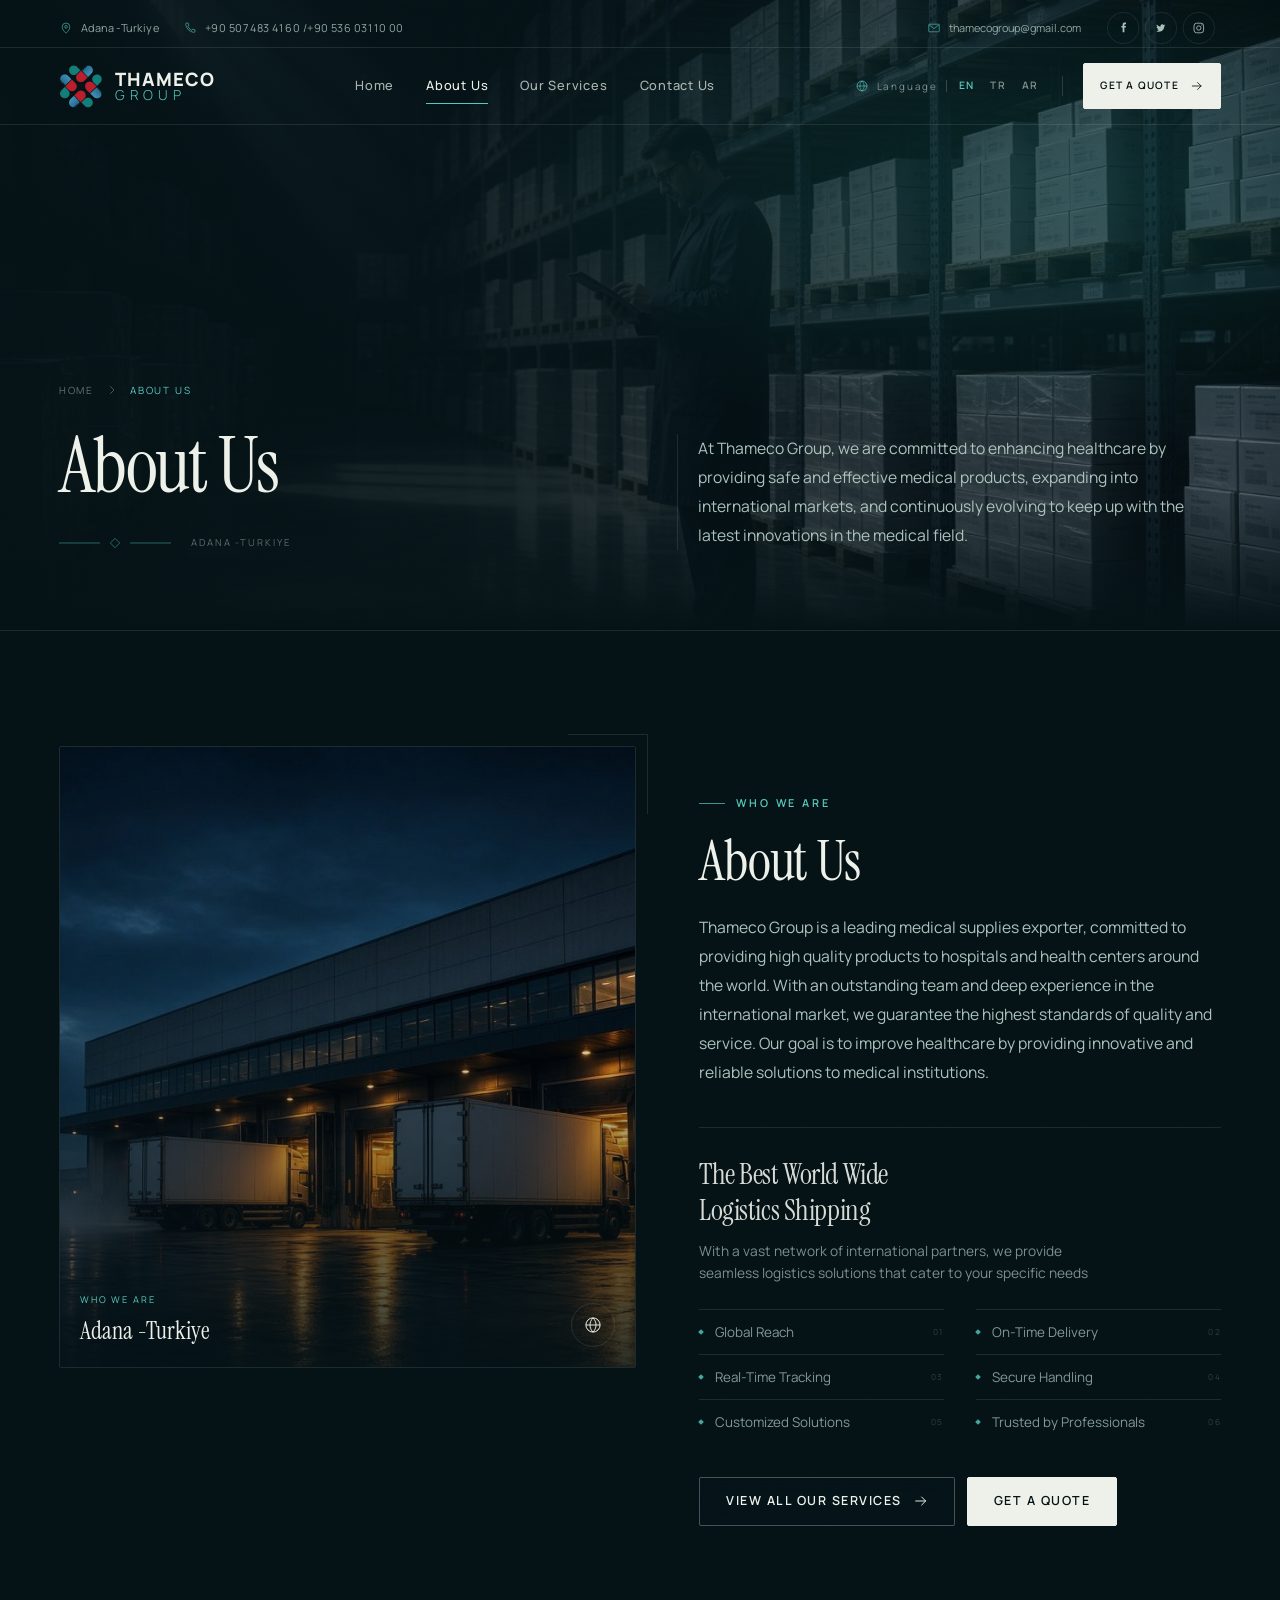
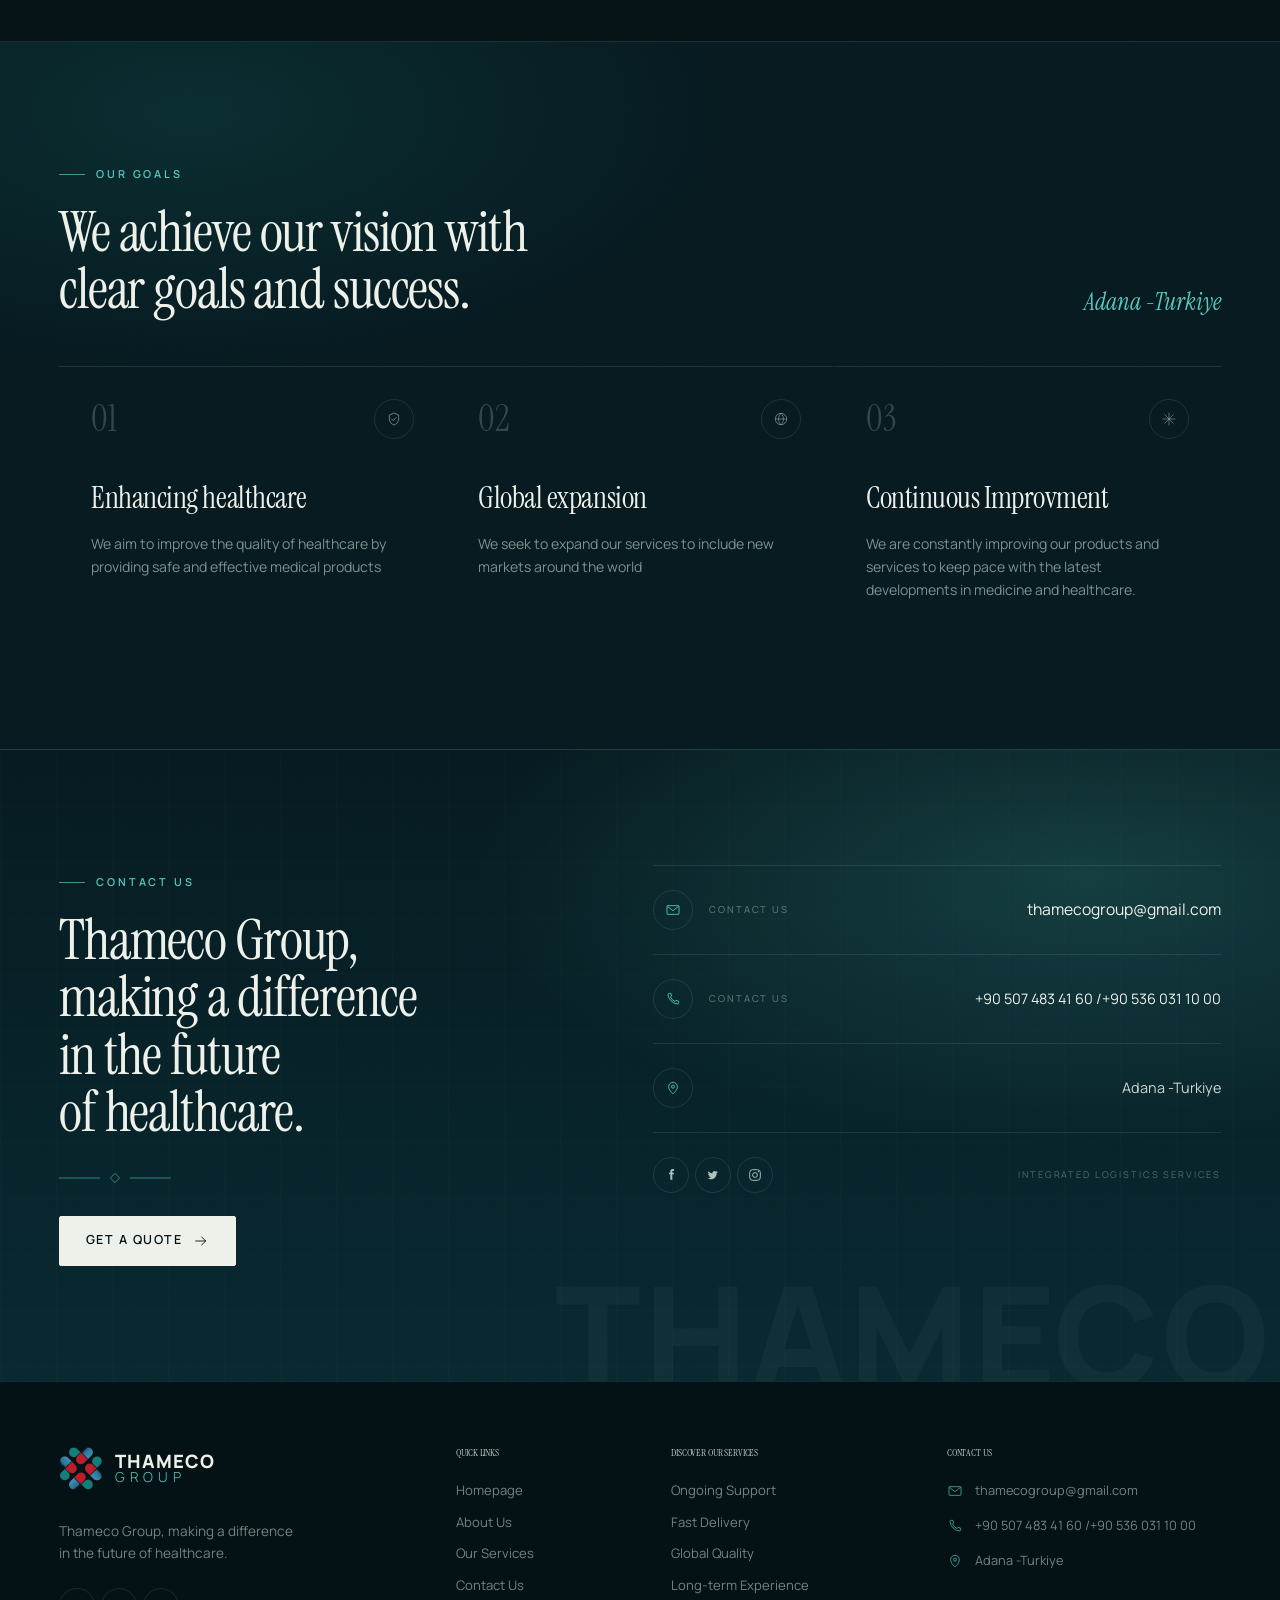
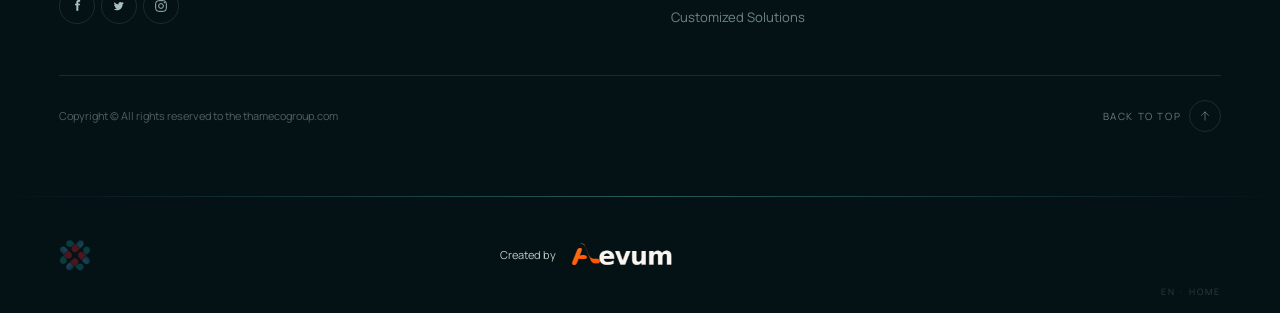
<file: about.html>
<!doctype html>
<html lang="en" dir="ltr" data-title-en="About Us - Thameco Group" data-title-tr="Hakkımızda - Thameco Group" data-title-ar="نبذة عنا - Thameco Group">
<head>
<meta charset="UTF-8">
<meta name="viewport" content="width=device-width,initial-scale=1">
<meta name="theme-color" content="#041216">
<meta name="description" content="Thameco Group — export of medicines and medical supplies, integrated logistics services and quality assurance. Adana, Türkiye.">
<title>About Us - Thameco Group</title>
<link rel="icon" href="images/favicon-original.png">
<link rel="stylesheet" href="shared/fonts.css">
<link rel="stylesheet" href="shared/reference-site.css">
<link rel="stylesheet" href="shared/brand-credit.css">
<link rel="stylesheet" href="shared/responsive-polish.css">
<link rel="stylesheet" href="about.css">
</head>
<body>
<a href="#main" class="skip-link">Skip to content</a>
<header class="site-header fixed inset-x-0 top-0 z-50 transition-[background-color,box-shadow,backdrop-filter] duration-500 bg-transparent">
  <div class="site-utility-bar hidden overflow-hidden border-b border-fog/10 transition-all duration-500 md:block max-h-12 opacity-100">
    <div class="container-x flex items-center justify-between py-2.5">
      <div class="flex items-center gap-6 text-[0.68rem] tracking-[0.04em] text-mist/85">
        <span class="inline-flex items-center gap-2">
          <svg viewBox="0 0 24 24" fill="none" class="h-3.5 w-3.5 text-teal/80" aria-hidden="true">
            <path d="M12 21s6.5-5.5 6.5-11a6.5 6.5 0 10-13 0C5.5 15.5 12 21 12 21z" stroke="currentColor" stroke-width="1.3">
          </path>
          <circle cx="12" cy="10" r="2.3" stroke="currentColor" stroke-width="1.3">
        </circle>
      </svg>
      <span data-en="Adana -Turkiye" data-tr="Adana -Türkiye" data-ar="أضنا -تركيا">Adana -Turkiye</span>
    </span>
    <a href="tel:+905074834160" class="inline-flex items-center gap-2 transition-colors hover:text-teal">
      <svg viewBox="0 0 24 24" fill="none" class="h-3.5 w-3.5 text-teal/80" aria-hidden="true">
        <path d="M6.6 3.5h2.1l1.3 4-1.8 1.4a12.6 12.6 0 006.9 6.9l1.4-1.8 4 1.3v2.1a2.1 2.1 0 01-2.3 2.1A17.5 17.5 0 014.5 5.8 2.1 2.1 0 016.6 3.5z" stroke="currentColor" stroke-width="1.3" stroke-linejoin="round">
      </path>
    </svg>
    <span dir="ltr">+90 507 483 41 60 /+90 536 031 10 00</span>
  </a>
</div>
<div class="flex items-center gap-5">
  <a href="mailto:thamecogroup@gmail.com" class="inline-flex items-center gap-2 text-[0.68rem] text-mist/85 transition-colors hover:text-teal">
    <svg viewBox="0 0 24 24" fill="none" class="h-3.5 w-3.5 text-teal/80" aria-hidden="true">
      <rect x="3" y="5.5" width="18" height="13" rx="1" stroke="currentColor" stroke-width="1.3">
    </rect>
    <path d="M3.5 6.5L12 13l8.5-6.5" stroke="currentColor" stroke-width="1.3" stroke-linejoin="round">
  </path>
</svg>thamecogroup@gmail.com</a>
<ul class="flex items-center gap-1.5 scale-90">
  <li>
    <a href="#" aria-label="Facebook" class="flex h-9 w-9 items-center justify-center rounded-full border transition-all duration-500 border-fog/15 text-mist hover:border-teal hover:text-teal">
      <svg viewBox="0 0 24 24" class="h-4 w-4" aria-hidden="true">
        <path d="M14 8.5V6.8c0-.8.5-1.1 1-1.1h1.7V3h-2.4c-2.4 0-3.3 1.7-3.3 3.4v2.1H9V11h2v8h3v-8h2.2l.3-2.5H14z" fill="currentColor">
      </path>
    </svg>
  </a>
</li>
<li>
  <a href="#" aria-label="Twitter" class="flex h-9 w-9 items-center justify-center rounded-full border transition-all duration-500 border-fog/15 text-mist hover:border-teal hover:text-teal">
    <svg viewBox="0 0 24 24" class="h-4 w-4" aria-hidden="true">
      <path d="M19 7.3c-.6.2-1.2.4-1.9.5.7-.4 1.2-1 1.5-1.7-.7.4-1.4.7-2.2.9a3.1 3.1 0 00-5.3 2.8A8.8 8.8 0 015 6.3a3.1 3.1 0 001 4.1c-.5 0-1-.1-1.4-.4 0 1.5 1.1 2.8 2.5 3.1-.5.1-1 .2-1.4.1a3.1 3.1 0 002.9 2.2A6.2 6.2 0 014 17a8.7 8.7 0 004.7 1.4c5.6 0 8.7-4.7 8.7-8.7v-.4c.6-.5 1.1-1 1.6-1.6z" fill="currentColor">
    </path>
  </svg>
</a>
</li>
<li>
  <a href="#" aria-label="Instagram" class="flex h-9 w-9 items-center justify-center rounded-full border transition-all duration-500 border-fog/15 text-mist hover:border-teal hover:text-teal">
    <svg viewBox="0 0 24 24" class="h-4 w-4" aria-hidden="true">
      <rect x="4" y="4" width="16" height="16" rx="4.5" stroke="currentColor" stroke-width="1.4" fill="none">
    </rect>
    <circle cx="12" cy="12" r="3.6" stroke="currentColor" stroke-width="1.4" fill="none">
  </circle>
  <circle cx="17" cy="7" r="1" fill="currentColor">
</circle>
</svg>
</a>
</li>
</ul>
</div>
</div>
</div>
<div class="site-header-bar container-x flex h-[68px] items-center justify-between gap-4 md:h-[76px]">
  <a href="/" class="group inline-flex items-center gap-3 shrink-0" aria-label="Thameco Group">
    <img alt="Thameco Group logo" width="44" height="44" class="h-10 w-10 object-contain transition-transform duration-700 group-hover:rotate-[45deg] sm:h-11 sm:w-11" src="images/site-visual-12.png">
    <span class="flex flex-col leading-none">
      <span class="font-sans text-[1.02rem] font-extrabold tracking-[0.06em] sm:text-[1.15rem] text-fog">THAMECO</span>
      <span class="font-sans text-[0.78rem] font-light tracking-[0.34em] sm:text-[0.86rem] text-teal">GROUP</span>
    </span>
  </a>
  <nav class="site-desktop-nav hidden items-center gap-8 md:flex" aria-label="Menu">
    <a href="/" class="nav-link" data-en="Home" data-tr="Ana Sayfa" data-ar="الصفحة الرئيسية">Home</a>
    <a href="/about" class="nav-link" aria-current="page" data-en="About Us" data-tr="Hakkımızda" data-ar="نبذة عنا">About Us</a>
    <a href="/services" class="nav-link" data-en="Our Services" data-tr="Hizmetlerimiz" data-ar="خدماتنا">Our Services</a>
    <a href="/contact" class="nav-link" data-en="Contact Us" data-tr="Bize Ulaşın" data-ar="تواصل معنا">Contact Us</a>
  </nav>
  <div class="site-desktop-actions hidden items-center gap-5 md:flex">
    <div class="flex items-center gap-2" role="group" aria-label="Language" data-en-aria-label="Language" data-tr-aria-label="Dil" data-ar-aria-label="اللغة">
      <svg viewBox="0 0 24 24" fill="none" class="h-3.5 w-3.5 text-teal" aria-hidden="true">
        <circle cx="12" cy="12" r="8.5" stroke="currentColor" stroke-width="1.2">
      </circle>
      <path d="M3.5 12h17M12 3.5c2.4 2.4 3.6 5.3 3.6 8.5S14.4 18.1 12 20.5C9.6 18.1 8.4 15.2 8.4 12S9.6 5.9 12 3.5z" stroke="currentColor" stroke-width="1.1">
    </path>
  </svg>
  <span class="hidden text-[0.62rem] tracking-[0.18em] text-mist/70 xl:inline" data-en="Language" data-tr="Dil" data-ar="اللغة">Language</span>
  <span class="h-3 w-px bg-fog/20" aria-hidden="true">
  </span>
  <button type="button" aria-pressed="true" title="English" class="rounded-sm px-1 py-1.5 text-[0.64rem] font-semibold tracking-[0.12em] transition-colors text-teal" data-en-title="English" data-tr-title="İngilizce" data-ar-title="الإنجليزية" data-set-lang="en">
    <span aria-hidden="true">EN</span>
    <span class="sr-only" data-en="English" data-tr="İngilizce" data-ar="الإنجليزية">English</span>
  </button>
  <button type="button" aria-pressed="false" title="Turkish" class="rounded-sm px-1 py-1.5 text-[0.64rem] font-semibold tracking-[0.12em] transition-colors text-fog/55 hover:text-fog" data-en-title="Turkish" data-tr-title="Türkçe" data-ar-title="التركية" data-set-lang="tr">
    <span aria-hidden="true">TR</span>
    <span class="sr-only" data-en="Turkish" data-tr="Türkçe" data-ar="التركية">Turkish</span>
  </button>
  <button type="button" aria-pressed="false" title="Arabic" class="rounded-sm px-1 py-1.5 text-[0.64rem] font-semibold tracking-[0.12em] transition-colors text-fog/55 hover:text-fog" data-en-title="Arabic" data-tr-title="Arapça" data-ar-title="العربية" data-set-lang="ar">
    <span aria-hidden="true">AR</span>
    <span class="sr-only" data-en="Arabic" data-tr="Arapça" data-ar="العربية">Arabic</span>
  </button>
</div>
<span class="h-5 w-px bg-fog/15" aria-hidden="true">
</span>
<a href="/contact" class="btn btn-primary !min-h-[40px] !px-4 !text-[0.64rem]">
  <span data-en="Get a Quote" data-tr="Teklif Alın" data-ar="احصل على عرض أسعار">Get a Quote</span>
  <svg viewBox="0 0 24 24" fill="none" class="rtl:-scale-x-100 h-3.5 w-3.5" aria-hidden="true">
    <path d="M4 12h15M13 6l6 6-6 6" stroke="currentColor" stroke-width="1.4" stroke-linecap="round" stroke-linejoin="round">
  </path>
</svg>
</a>
</div>
<div class="site-mobile-actions flex items-center gap-3 md:hidden">
  <div class="flex items-center gap-0.5 rounded-full border border-fog/15 px-1.5 py-1">
    <div class="flex items-center gap-2" role="group" aria-label="Language" data-en-aria-label="Language" data-tr-aria-label="Dil" data-ar-aria-label="اللغة">
      <svg viewBox="0 0 24 24" fill="none" class="h-3.5 w-3.5 text-teal" aria-hidden="true">
        <circle cx="12" cy="12" r="8.5" stroke="currentColor" stroke-width="1.2">
      </circle>
      <path d="M3.5 12h17M12 3.5c2.4 2.4 3.6 5.3 3.6 8.5S14.4 18.1 12 20.5C9.6 18.1 8.4 15.2 8.4 12S9.6 5.9 12 3.5z" stroke="currentColor" stroke-width="1.1">
    </path>
  </svg>
  <span class="hidden text-[0.62rem] tracking-[0.18em] text-mist/70 xl:inline" data-en="Language" data-tr="Dil" data-ar="اللغة">Language</span>
  <span class="h-3 w-px bg-fog/20" aria-hidden="true">
  </span>
  <button type="button" aria-pressed="true" title="English" class="rounded-sm px-1 py-1.5 text-[0.64rem] font-semibold tracking-[0.12em] transition-colors text-teal" data-en-title="English" data-tr-title="İngilizce" data-ar-title="الإنجليزية" data-set-lang="en">
    <span aria-hidden="true">EN</span>
    <span class="sr-only" data-en="English" data-tr="İngilizce" data-ar="الإنجليزية">English</span>
  </button>
  <button type="button" aria-pressed="false" title="Turkish" class="rounded-sm px-1 py-1.5 text-[0.64rem] font-semibold tracking-[0.12em] transition-colors text-fog/55 hover:text-fog" data-en-title="Turkish" data-tr-title="Türkçe" data-ar-title="التركية" data-set-lang="tr">
    <span aria-hidden="true">TR</span>
    <span class="sr-only" data-en="Turkish" data-tr="Türkçe" data-ar="التركية">Turkish</span>
  </button>
  <button type="button" aria-pressed="false" title="Arabic" class="rounded-sm px-1 py-1.5 text-[0.64rem] font-semibold tracking-[0.12em] transition-colors text-fog/55 hover:text-fog" data-en-title="Arabic" data-tr-title="Arapça" data-ar-title="العربية" data-set-lang="ar">
    <span aria-hidden="true">AR</span>
    <span class="sr-only" data-en="Arabic" data-tr="Arapça" data-ar="العربية">Arabic</span>
  </button>
</div>
</div>
<button type="button" aria-label="Menu" aria-expanded="false" class="flex h-10 w-10 items-center justify-center rounded-full border border-fog/20 text-fog transition-colors hover:border-teal hover:text-teal">
  <svg viewBox="0 0 24 24" fill="none" class="h-5 w-5" aria-hidden="true">
    <path d="M3 7h18M3 12h18M3 17h12" stroke="currentColor" stroke-width="1.4" stroke-linecap="round">
  </path>
</svg>
</button>
</div>
</div>
<div class="h-px w-full bg-fog/10" aria-hidden="true">
  <div class="h-px origin-left bg-gradient-to-r from-teal to-jade transition-[width] duration-150 ease-out" style="width: 0%;">
  </div>
</div>
</header>
<div class="site-mobile-dialog fixed inset-0 z-[60] flex flex-col bg-ink text-fog backdrop-blur-xl transition-all duration-500 md:hidden pointer-events-none opacity-0" role="dialog" aria-modal="true" aria-label="Menu" aria-hidden="true">
  <div class="pointer-events-none absolute inset-0 bg-[radial-gradient(120%_80%_at_80%_0%,rgba(28,141,132,0.25),transparent_60%)]">
  </div>
  <div class="container-x relative flex h-[68px] items-center justify-between">
    <a href="/" class="group inline-flex items-center gap-3" aria-label="Thameco Group">
      <img alt="Thameco Group logo" width="44" height="44" class="h-10 w-10 object-contain transition-transform duration-700 group-hover:rotate-[45deg] sm:h-11 sm:w-11" src="images/site-visual-12.png">
      <span class="flex flex-col leading-none">
        <span class="font-sans text-[1.02rem] font-extrabold tracking-[0.06em] sm:text-[1.15rem] text-fog">THAMECO</span>
        <span class="font-sans text-[0.78rem] font-light tracking-[0.34em] sm:text-[0.86rem] text-teal">GROUP</span>
      </span>
    </a>
    <button type="button" aria-label="Close" class="flex h-10 w-10 items-center justify-center rounded-full border border-fog/20 text-fog" data-en-aria-label="Close" data-tr-aria-label="Kapat" data-ar-aria-label="إغلاق" data-menu="close">
      <svg viewBox="0 0 24 24" fill="none" class="h-5 w-5" aria-hidden="true">
        <path d="M6 6l12 12M18 6L6 18" stroke="currentColor" stroke-width="1.4" stroke-linecap="round">
      </path>
    </svg>
  </button>
</div>
<div class="container-x relative flex flex-1 flex-col justify-between gap-8 overflow-y-auto pb-10 pt-6">
  <nav class="flex flex-col gap-1" aria-label="Menu">
    <a href="/" class="group flex items-baseline justify-between border-b border-fog/10 py-4">
      <span class="font-display text-[2.1rem] leading-none text-fog group-hover:text-teal" data-en="Home" data-tr="Ana Sayfa" data-ar="الصفحة الرئيسية">Home</span>
      <span class="font-sans text-[0.6rem] tracking-[0.2em] text-teal/70">01</span>
    </a>
    <a href="/about" class="group flex items-baseline justify-between border-b border-fog/10 py-4">
      <span class="font-display text-[2.1rem] leading-none text-fog group-hover:text-teal" data-en="About Us" data-tr="Hakkımızda" data-ar="نبذة عنا">About Us</span>
      <span class="font-sans text-[0.6rem] tracking-[0.2em] text-teal/70">02</span>
    </a>
    <a href="/services" class="group flex items-baseline justify-between border-b border-fog/10 py-4">
      <span class="font-display text-[2.1rem] leading-none text-fog group-hover:text-teal" data-en="Our Services" data-tr="Hizmetlerimiz" data-ar="خدماتنا">Our Services</span>
      <span class="font-sans text-[0.6rem] tracking-[0.2em] text-teal/70">03</span>
    </a>
    <a href="/contact" class="group flex items-baseline justify-between border-b border-fog/10 py-4">
      <span class="font-display text-[2.1rem] leading-none text-fog group-hover:text-teal" data-en="Contact Us" data-tr="Bize Ulaşın" data-ar="تواصل معنا">Contact Us</span>
      <span class="font-sans text-[0.6rem] tracking-[0.2em] text-teal/70">04</span>
    </a>
  </nav>
  <div class="grid gap-7">
    <div class="flex flex-col gap-2" role="group" aria-label="Language" data-en-aria-label="Language" data-tr-aria-label="Dil" data-ar-aria-label="اللغة">
      <button type="button" aria-pressed="true" class="flex items-center justify-between border-b border-fog/10 pb-2 text-start transition-colors text-teal" data-set-lang="en">
        <span class="font-display text-2xl" data-en="English" data-tr="İngilizce" data-ar="الإنجليزية">English</span>
        <span class="font-sans text-[0.6rem] tracking-[0.2em]">EN</span>
      </button>
      <button type="button" aria-pressed="false" class="flex items-center justify-between border-b border-fog/10 pb-2 text-start transition-colors text-fog/65 hover:text-fog" data-set-lang="tr">
        <span class="font-display text-2xl" data-en="Turkish" data-tr="Türkçe" data-ar="التركية">Turkish</span>
        <span class="font-sans text-[0.6rem] tracking-[0.2em]">TR</span>
      </button>
      <button type="button" aria-pressed="false" class="flex items-center justify-between border-b border-fog/10 pb-2 text-start transition-colors text-fog/65 hover:text-fog" data-set-lang="ar">
        <span class="font-display text-2xl" data-en="Arabic" data-tr="Arapça" data-ar="العربية">Arabic</span>
        <span class="font-sans text-[0.6rem] tracking-[0.2em]">AR</span>
      </button>
    </div>
    <div class="space-y-3 text-sm text-mist">
      <a href="tel:+905074834160" class="flex items-center gap-3" dir="ltr">
        <svg viewBox="0 0 24 24" fill="none" class="h-4 w-4 text-teal" aria-hidden="true">
          <path d="M6.6 3.5h2.1l1.3 4-1.8 1.4a12.6 12.6 0 006.9 6.9l1.4-1.8 4 1.3v2.1a2.1 2.1 0 01-2.3 2.1A17.5 17.5 0 014.5 5.8 2.1 2.1 0 016.6 3.5z" stroke="currentColor" stroke-width="1.3" stroke-linejoin="round">
        </path>
      </svg>
      <span>+90 507 483 41 60 /+90 536 031 10 00</span>
    </a>
    <a href="mailto:thamecogroup@gmail.com" class="flex items-center gap-3">
      <svg viewBox="0 0 24 24" fill="none" class="h-4 w-4 text-teal" aria-hidden="true">
        <rect x="3" y="5.5" width="18" height="13" rx="1" stroke="currentColor" stroke-width="1.3">
      </rect>
      <path d="M3.5 6.5L12 13l8.5-6.5" stroke="currentColor" stroke-width="1.3" stroke-linejoin="round">
    </path>
  </svg>thamecogroup@gmail.com</a>
  <p class="flex items-center gap-3">
    <svg viewBox="0 0 24 24" fill="none" class="h-4 w-4 text-teal" aria-hidden="true">
      <path d="M12 21s6.5-5.5 6.5-11a6.5 6.5 0 10-13 0C5.5 15.5 12 21 12 21z" stroke="currentColor" stroke-width="1.3">
    </path>
    <circle cx="12" cy="10" r="2.3" stroke="currentColor" stroke-width="1.3">
  </circle>
</svg>
<span data-en="Adana -Turkiye" data-tr="Adana -Türkiye" data-ar="أضنا -تركيا">Adana -Turkiye</span>
</p>
</div>
<a href="/contact" class="btn btn-primary w-full">
  <span data-en="Get a Quote" data-tr="Teklif Alın" data-ar="احصل على عرض أسعار">Get a Quote</span>
  <svg viewBox="0 0 24 24" fill="none" class="rtl:-scale-x-100 h-4 w-4" aria-hidden="true">
    <path d="M4 12h15M13 6l6 6-6 6" stroke="currentColor" stroke-width="1.4" stroke-linecap="round" stroke-linejoin="round">
  </path>
</svg>
</a>
<ul class="flex items-center gap-1.5">
  <li>
    <a href="#" aria-label="Facebook" class="flex h-9 w-9 items-center justify-center rounded-full border transition-all duration-500 border-fog/15 text-mist hover:border-teal hover:text-teal">
      <svg viewBox="0 0 24 24" class="h-4 w-4" aria-hidden="true">
        <path d="M14 8.5V6.8c0-.8.5-1.1 1-1.1h1.7V3h-2.4c-2.4 0-3.3 1.7-3.3 3.4v2.1H9V11h2v8h3v-8h2.2l.3-2.5H14z" fill="currentColor">
      </path>
    </svg>
  </a>
</li>
<li>
  <a href="#" aria-label="Twitter" class="flex h-9 w-9 items-center justify-center rounded-full border transition-all duration-500 border-fog/15 text-mist hover:border-teal hover:text-teal">
    <svg viewBox="0 0 24 24" class="h-4 w-4" aria-hidden="true">
      <path d="M19 7.3c-.6.2-1.2.4-1.9.5.7-.4 1.2-1 1.5-1.7-.7.4-1.4.7-2.2.9a3.1 3.1 0 00-5.3 2.8A8.8 8.8 0 015 6.3a3.1 3.1 0 001 4.1c-.5 0-1-.1-1.4-.4 0 1.5 1.1 2.8 2.5 3.1-.5.1-1 .2-1.4.1a3.1 3.1 0 002.9 2.2A6.2 6.2 0 014 17a8.7 8.7 0 004.7 1.4c5.6 0 8.7-4.7 8.7-8.7v-.4c.6-.5 1.1-1 1.6-1.6z" fill="currentColor">
    </path>
  </svg>
</a>
</li>
<li>
  <a href="#" aria-label="Instagram" class="flex h-9 w-9 items-center justify-center rounded-full border transition-all duration-500 border-fog/15 text-mist hover:border-teal hover:text-teal">
    <svg viewBox="0 0 24 24" class="h-4 w-4" aria-hidden="true">
      <rect x="4" y="4" width="16" height="16" rx="4.5" stroke="currentColor" stroke-width="1.4" fill="none">
    </rect>
    <circle cx="12" cy="12" r="3.6" stroke="currentColor" stroke-width="1.4" fill="none">
  </circle>
  <circle cx="17" cy="7" r="1" fill="currentColor">
</circle>
</svg>
</a>
</li>
</ul>
</div>
</div>
</div>
<div class="page-enter">
  <div class="relative min-h-screen bg-ink">
    <main id="main">
      <section class="grain relative overflow-hidden border-b border-fog/10">
        <div class="absolute inset-0">
          <img alt="" aria-hidden="true" class="h-full w-full object-cover object-center" loading="eager" decoding="async" src="images/site-visual-07.jpg">
          <div class="absolute inset-0 bg-[linear-gradient(100deg,rgba(4,18,22,0.97)_0%,rgba(4,18,22,0.9)_45%,rgba(4,18,22,0.45)_100%)]">
          </div>
          <div class="absolute inset-0 bg-[radial-gradient(80%_70%_at_85%_30%,rgba(28,141,132,0.2),transparent_60%)]">
          </div>
          <div class="absolute inset-x-0 bottom-0 h-32 bg-gradient-to-b from-transparent to-ink">
          </div>
        </div>
        <div class="container-x relative flex min-h-[78svh] flex-col justify-end pb-16 pt-[132px] sm:min-h-[70svh] lg:pb-20">
          <nav aria-label="Breadcrumb" class="flex items-center gap-3 text-[0.62rem] tracking-[0.18em] text-mist/55 uppercase">
            <a href="/" class="transition-colors hover:text-teal" data-en="Home" data-tr="Ana Sayfa" data-ar="الصفحة الرئيسية">Home</a>
            <svg viewBox="0 0 24 24" fill="none" class="h-3 w-3 rtl:-scale-x-100" aria-hidden="true">
              <path d="M9 5l7 7-7 7" stroke="currentColor" stroke-width="1.4" stroke-linecap="round" stroke-linejoin="round">
            </path>
          </svg>
          <span class="text-teal" data-en="About Us" data-tr="Hakkımızda" data-ar="نبذة عنا">About Us</span>
        </nav>
        <div class="mt-8 grid items-end gap-8 lg:grid-cols-[1fr_auto]">
          <div>
            <h1 class="display-xl max-w-[15ch] text-balance text-fog" data-en="About Us" data-tr="Hakkımızda" data-ar="نبذة عنا">About Us</h1>
            <div class="mt-8 flex items-center gap-5">
              <svg viewBox="0 0 120 12" class="h-3 w-28 text-teal/60 opacity-80" fill="none" aria-hidden="true">
                <path d="M0 6h44" stroke="currentColor" stroke-width="1">
              </path>
              <path d="M60 1l5 5-5 5-5-5 5-5z" stroke="currentColor" stroke-width="1">
            </path>
            <path d="M76 6h44" stroke="currentColor" stroke-width="1">
          </path>
        </svg>
        <span class="text-[0.6rem] tracking-[0.2em] text-mist/50 uppercase" data-en="Adana -Turkiye" data-tr="Adana -Türkiye" data-ar="أضنا -تركيا">Adana -Turkiye</span>
      </div>
    </div>
    <div class="reveal max-w-[34rem]" style="--reveal-delay: 150ms;">
      <p class="lede border-s border-teal/40 ps-5 text-[0.96rem]" data-en="At Thameco Group, we are committed to enhancing healthcare by providing safe and effective medical products, expanding into international markets, and continuously evolving to keep up with the latest innovations in the medical field." data-tr="Thameco Group olarak, güvenli ve etkili tıbbi ürünler sunarak, uluslararası pazarlara açılarak ve tıp alanındaki en son yeniliklere ayak uydurmak için sürekli gelişerek sağlık hizmetlerini geliştirmeye kararlıyız." data-ar="نحن في مجموعة تاميكو ملتزمون بتعزيز الرعاية الصحية من خلال توفير منتجات طبية آمنة وفعالة، والتوسع في الأسواق الدولية، والتطور المستمر لمواكبة أحدث الابتكارات في المجال الطبي.">At Thameco Group, we are committed to enhancing healthcare by providing safe and effective medical products, expanding into international markets, and continuously evolving to keep up with the latest innovations in the medical field.</p>
    </div>
  </div>
</div>
</section>
<section class="grain relative overflow-hidden bg-ink" aria-label="Who We Are" data-en-aria-label="Who We Are" data-tr-aria-label="Biz Kimiz" data-ar-aria-label="من نحن">
  <div class="container-x section-pad">
    <div class="grid gap-10 lg:grid-cols-[1.05fr_0.95fr] lg:gap-16">
      <div class="reveal relative order-2 lg:order-1" style="--reveal-delay: 0ms;">
        <div class="relative overflow-hidden rounded-[2px] border border-fog/12">
          <img alt="Who We Are" loading="lazy" decoding="async" class="h-[340px] w-full object-cover sm:h-[480px] lg:h-[620px]" src="images/site-visual-09.jpg" data-en-alt="Who We Are" data-tr-alt="Biz Kimiz" data-ar-alt="من نحن">
          <div class="absolute inset-0 bg-[linear-gradient(180deg,rgba(4,18,22,0.05)_40%,rgba(4,18,22,0.85)_100%)]">
          </div>
          <div class="absolute inset-x-0 bottom-0 flex items-end justify-between gap-4 p-5">
            <div>
              <p class="text-[0.58rem] tracking-[0.2em] text-teal uppercase" data-en="Who We Are" data-tr="Biz Kimiz" data-ar="من نحن">Who We Are</p>
              <p class="font-display mt-2 text-2xl text-fog" data-en="Adana -Turkiye" data-tr="Adana -Türkiye" data-ar="أضنا -تركيا">Adana -Turkiye</p>
            </div>
            <span class="flex h-11 w-11 items-center justify-center rounded-full border border-fog/25 text-fog">
              <svg viewBox="0 0 24 24" fill="none" class="h-5 w-5" aria-hidden="true">
                <circle cx="12" cy="12" r="8.5" stroke="currentColor" stroke-width="1.2">
              </circle>
              <path d="M3.5 12h17M12 3.5c2.4 2.4 3.6 5.3 3.6 8.5S14.4 18.1 12 20.5C9.6 18.1 8.4 15.2 8.4 12S9.6 5.9 12 3.5z" stroke="currentColor" stroke-width="1.1">
            </path>
          </svg>
        </span>
      </div>
    </div>
    <div class="absolute -end-3 -top-3 hidden h-20 w-20 border-e border-t border-teal/40 sm:block" aria-hidden="true">
    </div>
  </div>
  <div class="order-1 lg:order-2 lg:pt-10">
    <div class="">
      <div class="reveal" style="--reveal-delay: 0ms;">
        <p class="eyebrow" data-en="Who We Are" data-tr="Biz Kimiz" data-ar="من نحن">Who We Are</p>
      </div>
      <div class="reveal" style="--reveal-delay: 80ms;">
        <h2 class="display-lg mt-5 text-balance max-w-[12ch]" data-en="About Us" data-tr="Thameco Grup" data-ar="مجموعة تاميكو">About Us</h2>
      </div>
      <div class="reveal" style="--reveal-delay: 200ms;">
        <p class="lede mt-6 max-w-[62ch]" data-en="Thameco Group is a leading medical supplies exporter, committed to providing high quality products to hospitals and health centers around the world. With an outstanding team and deep experience in the international market, we guarantee the highest standards of quality and service. Our goal is to improve healthcare by providing innovative and reliable solutions to medical institutions." data-tr="Thameco Group, dünyanın dört bir yanındaki hastanelere ve sağlık merkezlerine yüksek kaliteli ürünler sağlamayı taahhüt eden lider bir tıbbi malzeme ihracatçısıdır. Seçkin bir ekip ve uluslararası pazardaki derin deneyimimizle, en yüksek kalite ve hizmet standartlarını garanti ediyoruz. Amacımız, tıbbi kurumlara yenilikçi ve güvenilir çözümler sunarak sağlık hizmetlerini iyileştirmektir." data-ar="مجموعة تاميكو هي شركة رائدة في مجال تصدير المستلزمات الطبية، وهي ملتزمة بتوفير منتجات عالية الجودة للمستشفيات والمراكز الصحية في جميع أنحاء العالم. وبفضل فريق عمل متميز وخبرة عميقة في السوق الدولية، نضمن أعلى معايير الجودة والخدمة. هدفنا هو تحسين الرعاية الصحية من خلال توفير حلول مبتكرة وموثوقة للمؤسسات الطبية.">Thameco Group is a leading medical supplies exporter, committed to providing high quality products to hospitals and health centers around the world. With an outstanding team and deep experience in the international market, we guarantee the highest standards of quality and service. Our goal is to improve healthcare by providing innovative and reliable solutions to medical institutions.</p>
      </div>
    </div>
    <div class="mt-10 border-t border-fog/12 pt-7">
      <div class="reveal" style="--reveal-delay: 0ms;">
        <h3 class="font-display max-w-[20ch] text-[1.5rem] leading-tight text-fog/90 sm:text-[1.8rem]" data-en="The Best World Wide Logistics Shipping" data-tr="Dünya Çapında En İyi Lojistik Nakliye" data-ar="أفضل شحن لوجستي في جميع أنحاء العالم">The Best World Wide Logistics Shipping</h3>
        <p class="mt-3 max-w-[50ch] text-[0.86rem] leading-relaxed text-mist/70" data-en="With a vast network of international partners, we provide seamless logistics solutions that cater to your specific needs" data-tr="Geniş bir uluslararası ortaklar ağıyla, özel ihtiyaçlarınızı karşılayan kusursuz lojistik çözümleri sunuyoruz" data-ar="بفضل شبكتنا الواسعة من الشركاء الدوليين، نقدم حلولاً لوجستية سلسة تلبي احتياجاتك الخاصة">With a vast network of international partners, we provide seamless logistics solutions that cater to your specific needs</p>
      </div>
      <ul class="mt-6 grid gap-x-8 sm:grid-cols-2">
        <li class="reveal" style="--reveal-delay: 0ms;">
          <span class="flex items-center justify-between border-t border-fog/10 py-3 text-[0.84rem] text-mist/75">
            <span class="flex items-center gap-3">
              <span class="h-1 w-1 rotate-45 bg-teal/80" aria-hidden="true">
              </span>
              <span data-en="Global Reach" data-tr="Küresel Erişim" data-ar="الوصول العالمي">Global Reach</span>
            </span>
            <span class="font-sans text-[0.52rem] tracking-[0.16em] text-mist/25">01</span>
          </span>
        </li>
        <li class="reveal" style="--reveal-delay: 50ms;">
          <span class="flex items-center justify-between border-t border-fog/10 py-3 text-[0.84rem] text-mist/75">
            <span class="flex items-center gap-3">
              <span class="h-1 w-1 rotate-45 bg-teal/80" aria-hidden="true">
              </span>
              <span data-en="On-Time Delivery" data-tr="Zamanında Teslimat" data-ar="التسليم في الوقت المحدد">On-Time Delivery</span>
            </span>
            <span class="font-sans text-[0.52rem] tracking-[0.16em] text-mist/25">02</span>
          </span>
        </li>
        <li class="reveal" style="--reveal-delay: 100ms;">
          <span class="flex items-center justify-between border-t border-fog/10 py-3 text-[0.84rem] text-mist/75">
            <span class="flex items-center gap-3">
              <span class="h-1 w-1 rotate-45 bg-teal/80" aria-hidden="true">
              </span>
              <span data-en="Real-Time Tracking" data-tr="Gerçek Zamanlı Takip" data-ar="التتبع في الوقت الحقيقي">Real-Time Tracking</span>
            </span>
            <span class="font-sans text-[0.52rem] tracking-[0.16em] text-mist/25">03</span>
          </span>
        </li>
        <li class="reveal" style="--reveal-delay: 150ms;">
          <span class="flex items-center justify-between border-t border-fog/10 py-3 text-[0.84rem] text-mist/75">
            <span class="flex items-center gap-3">
              <span class="h-1 w-1 rotate-45 bg-teal/80" aria-hidden="true">
              </span>
              <span data-en="Secure Handling" data-tr="Güvenli Kullanım" data-ar="المناولة الآمنة">Secure Handling</span>
            </span>
            <span class="font-sans text-[0.52rem] tracking-[0.16em] text-mist/25">04</span>
          </span>
        </li>
        <li class="reveal" style="--reveal-delay: 200ms;">
          <span class="flex items-center justify-between border-t border-fog/10 py-3 text-[0.84rem] text-mist/75">
            <span class="flex items-center gap-3">
              <span class="h-1 w-1 rotate-45 bg-teal/80" aria-hidden="true">
              </span>
              <span data-en="Customized Solutions" data-tr="Özelleştirilmiş Çözümler" data-ar="حلول مخصصة حسب الطلب">Customized Solutions</span>
            </span>
            <span class="font-sans text-[0.52rem] tracking-[0.16em] text-mist/25">05</span>
          </span>
        </li>
        <li class="reveal" style="--reveal-delay: 250ms;">
          <span class="flex items-center justify-between border-t border-fog/10 py-3 text-[0.84rem] text-mist/75">
            <span class="flex items-center gap-3">
              <span class="h-1 w-1 rotate-45 bg-teal/80" aria-hidden="true">
              </span>
              <span data-en="Trusted by Professionals" data-tr="Profesyoneller Tarafından Güvenilen" data-ar="موثوق به من قبل المتخصصين">Trusted by Professionals</span>
            </span>
            <span class="font-sans text-[0.52rem] tracking-[0.16em] text-mist/25">06</span>
          </span>
        </li>
      </ul>
    </div>
    <div class="mt-8 flex flex-wrap gap-3">
      <a href="/services" class="btn btn-ghost">
        <span data-en="View All Our Services" data-tr="Tüm hizmetlerimizi görüntüleyin" data-ar="إطلع على كل خدماتنا">View All Our Services</span>
        <svg viewBox="0 0 24 24" fill="none" class="rtl:-scale-x-100 h-4 w-4" aria-hidden="true">
          <path d="M4 12h15M13 6l6 6-6 6" stroke="currentColor" stroke-width="1.4" stroke-linecap="round" stroke-linejoin="round">
        </path>
      </svg>
    </a>
    <a href="/contact" class="btn btn-primary" data-en="Get a Quote" data-tr="Teklif Alın" data-ar="احصل على عرض أسعار">Get a Quote</a>
  </div>
</div>
</div>
</div>
</section>
<section class="grain relative overflow-hidden border-t border-fog/10 bg-abyss" aria-label="Our Goals" data-en-aria-label="Our Goals" data-tr-aria-label="Hedeflerimiz" data-ar-aria-label="أهدافنا">
  <div class="pointer-events-none absolute inset-0 bg-[radial-gradient(70%_60%_at_15%_10%,rgba(28,141,132,0.16),transparent_60%)]" aria-hidden="true">
  </div>
  <div class="container-x section-pad relative">
    <div class="grid gap-8 lg:grid-cols-[1fr_auto] lg:items-end">
      <div class="">
        <div class="reveal" style="--reveal-delay: 0ms;">
          <p class="eyebrow" data-en="Our Goals" data-tr="Hedeflerimiz" data-ar="أهدافنا">Our Goals</p>
        </div>
        <div class="reveal" style="--reveal-delay: 80ms;">
          <h2 class="display-lg mt-5 text-balance max-w-[22ch]" data-en="We achieve our vision with clear goals and success." data-tr="Vizyonumuza net hedefler ve başarı ile ulaşıyoruz." data-ar="نحقق رؤيتنا بأهداف واضحة ونجاح">We achieve our vision with clear goals and success.</h2>
        </div>
      </div>
      <div class="reveal" style="--reveal-delay: 120ms;">
        <p class="font-display text-2xl text-teal italic" data-en="Adana -Turkiye" data-tr="Adana -Türkiye" data-ar="أضنا -تركيا">Adana -Turkiye</p>
      </div>
    </div>
    <div class="mt-12 grid gap-0 lg:grid-cols-3">
      <article class="reveal" style="--reveal-delay: 0ms;">
        <div class="group relative h-full border-t border-fog/15 p-6 transition-colors duration-500 hover:bg-deep/40 sm:p-8 lg:border-e lg:last:border-e-0">
          <div class="flex items-center justify-between">
            <span class="font-display text-4xl leading-none text-fog/20 transition-colors group-hover:text-teal/60">01</span>
            <span class="flex h-10 w-10 items-center justify-center rounded-full border border-fog/15 text-mist/70 transition-colors group-hover:border-teal group-hover:text-teal">
              <svg viewBox="0 0 24 24" fill="none" class="h-4 w-4" aria-hidden="true">
                <path d="M12 3l7 3v6c0 4.4-3 7.6-7 9-4-1.4-7-4.6-7-9V6l7-3z" stroke="currentColor" stroke-width="1.2">
              </path>
              <path d="M8.8 12.2l2.2 2.2 4.2-4.6" stroke="currentColor" stroke-width="1.3" stroke-linecap="round" stroke-linejoin="round">
            </path>
          </svg>
        </span>
      </div>
      <h3 class="font-display mt-10 text-[1.6rem] leading-tight text-fog sm:text-[1.9rem]" data-en="Enhancing healthcare" data-tr="Sağlık hizmetlerinin iyileştirilmesi" data-ar="تعزيز الرعاية الصحية">Enhancing healthcare</h3>
      <p class="mt-4 text-[0.88rem] leading-relaxed text-mist/70" data-en="We aim to improve the quality of healthcare by providing safe and effective medical products" data-tr="Güvenli ve etkili tıbbi ürünler sağlayarak sağlık hizmetlerinin kalitesini artırmayı hedefliyoruz" data-ar="نحن نهدف إلى تحسين جودة الرعاية الصحية من خلال توفير منتجات طبية آمنة وفعالة">We aim to improve the quality of healthcare by providing safe and effective medical products</p>
      <span class="absolute inset-x-0 bottom-0 h-px w-0 bg-teal transition-[width] duration-700 group-hover:w-full" aria-hidden="true">
      </span>
    </div>
  </article>
  <article class="reveal" style="--reveal-delay: 100ms;">
    <div class="group relative h-full border-t border-fog/15 p-6 transition-colors duration-500 hover:bg-deep/40 sm:p-8 lg:border-e lg:last:border-e-0">
      <div class="flex items-center justify-between">
        <span class="font-display text-4xl leading-none text-fog/20 transition-colors group-hover:text-teal/60">02</span>
        <span class="flex h-10 w-10 items-center justify-center rounded-full border border-fog/15 text-mist/70 transition-colors group-hover:border-teal group-hover:text-teal">
          <svg viewBox="0 0 24 24" fill="none" class="h-4 w-4" aria-hidden="true">
            <circle cx="12" cy="12" r="8.5" stroke="currentColor" stroke-width="1.2">
          </circle>
          <path d="M3.5 12h17M12 3.5c2.4 2.4 3.6 5.3 3.6 8.5S14.4 18.1 12 20.5C9.6 18.1 8.4 15.2 8.4 12S9.6 5.9 12 3.5z" stroke="currentColor" stroke-width="1.1">
        </path>
      </svg>
    </span>
  </div>
  <h3 class="font-display mt-10 text-[1.6rem] leading-tight text-fog sm:text-[1.9rem]" data-en="Global expansion" data-tr="Küresel genişleme" data-ar="التوسع العالمي">Global expansion</h3>
  <p class="mt-4 text-[0.88rem] leading-relaxed text-mist/70" data-en="We seek to expand our services to include new markets around the world" data-tr="Hizmetlerimizi dünya çapında yeni pazarları kapsayacak şekilde genişletmeye çalışıyoruz" data-ar="نسعى إلى توسيع نطاق خدماتنا لتشمل أسواقاً جديدة حول العالم">We seek to expand our services to include new markets around the world</p>
  <span class="absolute inset-x-0 bottom-0 h-px w-0 bg-teal transition-[width] duration-700 group-hover:w-full" aria-hidden="true">
  </span>
</div>
</article>
<article class="reveal" style="--reveal-delay: 200ms;">
  <div class="group relative h-full border-t border-fog/15 p-6 transition-colors duration-500 hover:bg-deep/40 sm:p-8 lg:border-e lg:last:border-e-0">
    <div class="flex items-center justify-between">
      <span class="font-display text-4xl leading-none text-fog/20 transition-colors group-hover:text-teal/60">03</span>
      <span class="flex h-10 w-10 items-center justify-center rounded-full border border-fog/15 text-mist/70 transition-colors group-hover:border-teal group-hover:text-teal">
        <svg viewBox="0 0 24 24" fill="none" class="h-4 w-4" aria-hidden="true">
          <path d="M12 3v18M3 12h18M5.6 5.6l12.8 12.8M18.4 5.6L5.6 18.4" stroke="currentColor" stroke-width="1" stroke-linecap="round">
        </path>
      </svg>
    </span>
  </div>
  <h3 class="font-display mt-10 text-[1.6rem] leading-tight text-fog sm:text-[1.9rem]" data-en="Continuous Improvment" data-tr="Sürekli İyileştirme" data-ar="التحسين المستمر">Continuous Improvment</h3>
  <p class="mt-4 text-[0.88rem] leading-relaxed text-mist/70" data-en="We are constantly improving our products and services to keep pace with the latest developments in medicine and healthcare." data-tr="Tıp ve sağlık alanındaki en son gelişmelere ayak uydurmak için ürünlerimizi ve hizmetlerimizi sürekli olarak geliştiriyoruz." data-ar="نعمل باستمرار على تحسين منتجاتنا وخدماتنا لمواكبة أحدث التطورات في مجال الطب والرعاية الصحية.">We are constantly improving our products and services to keep pace with the latest developments in medicine and healthcare.</p>
  <span class="absolute inset-x-0 bottom-0 h-px w-0 bg-teal transition-[width] duration-700 group-hover:w-full" aria-hidden="true">
  </span>
</div>
</article>
</div>
</div>
</section>
</main>
<section id="contact" class="grain relative overflow-hidden border-t border-fog/10 bg-deep" aria-label="Contact Us" data-en-aria-label="Contact Us" data-tr-aria-label="Bize Ulaşın" data-ar-aria-label="اتصل بنا">
  <div class="pointer-events-none absolute inset-0" aria-hidden="true">
    <div class="absolute inset-0 bg-[radial-gradient(80%_70%_at_85%_20%,rgba(85,201,189,0.18),transparent_60%),linear-gradient(180deg,rgba(4,18,22,0.6),rgba(4,18,22,0))]">
    </div>
    <svg class="absolute inset-0 h-full w-full opacity-[0.18]" aria-hidden="true">
      <defs>
        <pattern id="footerGrid" width="56" height="56" patternUnits="userSpaceOnUse">
          <path d="M56 0H0v56" fill="none" stroke="#aac1bb" stroke-width="0.5" stroke-opacity="0.4">
        </path>
      </pattern>
    </defs>
    <rect width="100%" height="100%" fill="url(#footerGrid)">
  </rect>
</svg>
</div>
<div class="container-x relative section-pad">
  <div class="grid gap-12 lg:grid-cols-[0.95fr_1.05fr] lg:gap-20">
    <div>
      <div class="reveal" style="--reveal-delay: 0ms;">
        <p class="eyebrow" data-en="Contact Us" data-tr="Bize Ulaşın" data-ar="تواصل معنا">Contact Us</p>
      </div>
      <div class="reveal" style="--reveal-delay: 90ms;">
        <h2 class="display-lg mt-5 max-w-[14ch] text-balance" data-en="Thameco Group, making a difference in the future of healthcare." data-tr="Thameco Group, sağlık hizmetlerinin geleceğinde fark yaratıyor." data-ar="مجموعة تاميكو، تُحدث فرقاً في مستقبل الرعاية الصحية.">Thameco Group, making a difference in the future of healthcare.</h2>
      </div>
      <div class="reveal" style="--reveal-delay: 170ms;">
        <div class="mt-8">
          <svg viewBox="0 0 120 12" class="h-3 w-28 text-teal/60" fill="none" aria-hidden="true">
            <path d="M0 6h44" stroke="currentColor" stroke-width="1">
          </path>
          <path d="M60 1l5 5-5 5-5-5 5-5z" stroke="currentColor" stroke-width="1">
        </path>
        <path d="M76 6h44" stroke="currentColor" stroke-width="1">
      </path>
    </svg>
  </div>
</div>
<div class="reveal" style="--reveal-delay: 220ms;">
  <a href="/contact" class="btn btn-primary mt-8">
    <span data-en="Get a Quote" data-tr="Teklif Alın" data-ar="احصل على عرض أسعار">Get a Quote</span>
    <svg viewBox="0 0 24 24" fill="none" class="rtl:-scale-x-100 h-4 w-4" aria-hidden="true">
      <path d="M4 12h15M13 6l6 6-6 6" stroke="currentColor" stroke-width="1.4" stroke-linecap="round" stroke-linejoin="round">
    </path>
  </svg>
</a>
</div>
</div>
<div class="border-t border-fog/15">
  <a href="mailto:thamecogroup@gmail.com" class="group flex flex-col gap-2 border-b border-fog/15 py-6 sm:flex-row sm:items-center sm:justify-between">
    <span class="flex items-center gap-4">
      <span class="flex h-10 w-10 items-center justify-center rounded-full border border-fog/20 text-teal transition-colors group-hover:border-teal">
        <svg viewBox="0 0 24 24" fill="none" class="h-4 w-4" aria-hidden="true">
          <rect x="3" y="5.5" width="18" height="13" rx="1" stroke="currentColor" stroke-width="1.3">
        </rect>
        <path d="M3.5 6.5L12 13l8.5-6.5" stroke="currentColor" stroke-width="1.3" stroke-linejoin="round">
      </path>
    </svg>
  </span>
  <span class="text-[0.6rem] tracking-[0.2em] text-mist/55 uppercase" data-en="Contact Us" data-tr="Bize Ulaşın" data-ar="اتصل بنا">Contact Us</span>
</span>
<span class="text-start text-[0.98rem] text-fog transition-colors group-hover:text-teal sm:text-end">thamecogroup@gmail.com</span>
</a>
<a href="tel:+905074834160" class="group flex flex-col gap-3 border-b border-fog/15 py-6 sm:flex-row sm:items-center sm:justify-between">
  <span class="flex items-center gap-4">
    <span class="flex h-10 w-10 items-center justify-center rounded-full border border-fog/20 text-teal transition-colors group-hover:border-teal">
      <svg viewBox="0 0 24 24" fill="none" class="h-4 w-4" aria-hidden="true">
        <path d="M6.6 3.5h2.1l1.3 4-1.8 1.4a12.6 12.6 0 006.9 6.9l1.4-1.8 4 1.3v2.1a2.1 2.1 0 01-2.3 2.1A17.5 17.5 0 014.5 5.8 2.1 2.1 0 016.6 3.5z" stroke="currentColor" stroke-width="1.3" stroke-linejoin="round">
      </path>
    </svg>
  </span>
  <span class="text-[0.6rem] tracking-[0.2em] text-mist/55 uppercase" data-en="Contact Us" data-tr="Bize Ulaşın" data-ar="اتصل بنا">Contact Us</span>
</span>
<span dir="ltr" class="text-start text-[0.9rem] leading-relaxed text-fog transition-colors group-hover:text-teal sm:text-end">+90 507 483 41 60 /+90 536 031 10 00</span>
</a>
<div class="flex flex-col gap-3 border-b border-fog/15 py-6 sm:flex-row sm:items-center sm:justify-between">
  <span class="flex items-center gap-4">
    <span class="flex h-10 w-10 items-center justify-center rounded-full border border-fog/20 text-teal">
      <svg viewBox="0 0 24 24" fill="none" class="h-4 w-4" aria-hidden="true">
        <path d="M12 21s6.5-5.5 6.5-11a6.5 6.5 0 10-13 0C5.5 15.5 12 21 12 21z" stroke="currentColor" stroke-width="1.3">
      </path>
      <circle cx="12" cy="10" r="2.3" stroke="currentColor" stroke-width="1.3">
    </circle>
  </svg>
</span>
</span>
<span class="text-start text-[0.9rem] text-fog/85 sm:text-end" data-en="Adana -Turkiye" data-tr="Adana -Türkiye" data-ar="أضنا -تركيا">Adana -Turkiye</span>
</div>
<div class="flex items-center justify-between gap-4 pt-6">
  <ul class="flex items-center gap-1.5">
    <li>
      <a href="#" aria-label="Facebook" class="flex h-9 w-9 items-center justify-center rounded-full border transition-all duration-500 border-fog/15 text-mist hover:border-teal hover:text-teal">
        <svg viewBox="0 0 24 24" class="h-4 w-4" aria-hidden="true">
          <path d="M14 8.5V6.8c0-.8.5-1.1 1-1.1h1.7V3h-2.4c-2.4 0-3.3 1.7-3.3 3.4v2.1H9V11h2v8h3v-8h2.2l.3-2.5H14z" fill="currentColor">
        </path>
      </svg>
    </a>
  </li>
  <li>
    <a href="#" aria-label="Twitter" class="flex h-9 w-9 items-center justify-center rounded-full border transition-all duration-500 border-fog/15 text-mist hover:border-teal hover:text-teal">
      <svg viewBox="0 0 24 24" class="h-4 w-4" aria-hidden="true">
        <path d="M19 7.3c-.6.2-1.2.4-1.9.5.7-.4 1.2-1 1.5-1.7-.7.4-1.4.7-2.2.9a3.1 3.1 0 00-5.3 2.8A8.8 8.8 0 015 6.3a3.1 3.1 0 001 4.1c-.5 0-1-.1-1.4-.4 0 1.5 1.1 2.8 2.5 3.1-.5.1-1 .2-1.4.1a3.1 3.1 0 002.9 2.2A6.2 6.2 0 014 17a8.7 8.7 0 004.7 1.4c5.6 0 8.7-4.7 8.7-8.7v-.4c.6-.5 1.1-1 1.6-1.6z" fill="currentColor">
      </path>
    </svg>
  </a>
</li>
<li>
  <a href="#" aria-label="Instagram" class="flex h-9 w-9 items-center justify-center rounded-full border transition-all duration-500 border-fog/15 text-mist hover:border-teal hover:text-teal">
    <svg viewBox="0 0 24 24" class="h-4 w-4" aria-hidden="true">
      <rect x="4" y="4" width="16" height="16" rx="4.5" stroke="currentColor" stroke-width="1.4" fill="none">
    </rect>
    <circle cx="12" cy="12" r="3.6" stroke="currentColor" stroke-width="1.4" fill="none">
  </circle>
  <circle cx="17" cy="7" r="1" fill="currentColor">
</circle>
</svg>
</a>
</li>
</ul>
<span class="font-sans text-[0.58rem] tracking-[0.2em] text-mist/45 uppercase" data-en="Integrated Logistics Services" data-tr="Entegre Lojistik Hizmetleri" data-ar="الخدمات اللوجستية المتكاملة">Integrated Logistics Services</span>
</div>
</div>
</div>
</div>
<div class="pointer-events-none absolute -bottom-6 end-2 hidden select-none md:block" aria-hidden="true">
  <span class="font-sans text-[clamp(4rem,11vw,10rem)] leading-none font-extrabold tracking-[0.02em] text-fog/[0.035]">THAMECO</span>
</div>
</section>
<footer class="site-footer relative overflow-hidden border-t border-fog/10 bg-ink">
  <div class="container-x relative py-14 lg:py-16">
    <div class="grid gap-10 md:grid-cols-2 lg:grid-cols-[1.2fr_0.6fr_0.8fr_0.9fr] lg:gap-8">
      <div>
        <a href="/" class="group inline-flex items-center gap-3" aria-label="Thameco Group">
          <img alt="Thameco Group logo" width="44" height="44" class="h-10 w-10 object-contain transition-transform duration-700 group-hover:rotate-[45deg] sm:h-11 sm:w-11" src="images/site-visual-12.png">
          <span class="flex flex-col leading-none">
            <span class="font-sans text-[1.02rem] font-extrabold tracking-[0.06em] sm:text-[1.15rem] text-fog">THAMECO</span>
            <span class="font-sans text-[0.78rem] font-light tracking-[0.34em] sm:text-[0.86rem] text-teal">GROUP</span>
          </span>
        </a>
        <p class="mt-6 max-w-[30ch] text-[0.85rem] leading-relaxed text-mist/65" data-en="Thameco Group, making a difference in the future of healthcare." data-tr="Thameco Group, sağlık hizmetlerinin geleceğinde fark yaratıyor." data-ar="مجموعة تاميكو، تُحدث فرقاً في مستقبل الرعاية الصحية.">Thameco Group, making a difference in the future of healthcare.</p>
        <div class="mt-6">
          <ul class="flex items-center gap-1.5">
            <li>
              <a href="#" aria-label="Facebook" class="flex h-9 w-9 items-center justify-center rounded-full border transition-all duration-500 border-fog/15 text-mist hover:border-teal hover:text-teal">
                <svg viewBox="0 0 24 24" class="h-4 w-4" aria-hidden="true">
                  <path d="M14 8.5V6.8c0-.8.5-1.1 1-1.1h1.7V3h-2.4c-2.4 0-3.3 1.7-3.3 3.4v2.1H9V11h2v8h3v-8h2.2l.3-2.5H14z" fill="currentColor">
                </path>
              </svg>
            </a>
          </li>
          <li>
            <a href="#" aria-label="Twitter" class="flex h-9 w-9 items-center justify-center rounded-full border transition-all duration-500 border-fog/15 text-mist hover:border-teal hover:text-teal">
              <svg viewBox="0 0 24 24" class="h-4 w-4" aria-hidden="true">
                <path d="M19 7.3c-.6.2-1.2.4-1.9.5.7-.4 1.2-1 1.5-1.7-.7.4-1.4.7-2.2.9a3.1 3.1 0 00-5.3 2.8A8.8 8.8 0 015 6.3a3.1 3.1 0 001 4.1c-.5 0-1-.1-1.4-.4 0 1.5 1.1 2.8 2.5 3.1-.5.1-1 .2-1.4.1a3.1 3.1 0 002.9 2.2A6.2 6.2 0 014 17a8.7 8.7 0 004.7 1.4c5.6 0 8.7-4.7 8.7-8.7v-.4c.6-.5 1.1-1 1.6-1.6z" fill="currentColor">
              </path>
            </svg>
          </a>
        </li>
        <li>
          <a href="#" aria-label="Instagram" class="flex h-9 w-9 items-center justify-center rounded-full border transition-all duration-500 border-fog/15 text-mist hover:border-teal hover:text-teal">
            <svg viewBox="0 0 24 24" class="h-4 w-4" aria-hidden="true">
              <rect x="4" y="4" width="16" height="16" rx="4.5" stroke="currentColor" stroke-width="1.4" fill="none">
            </rect>
            <circle cx="12" cy="12" r="3.6" stroke="currentColor" stroke-width="1.4" fill="none">
          </circle>
          <circle cx="17" cy="7" r="1" fill="currentColor">
        </circle>
      </svg>
    </a>
  </li>
</ul>
</div>
</div>
<nav aria-label="Quick Links" data-en-aria-label="Quick Links" data-tr-aria-label="Hızlı Bağlantılar" data-ar-aria-label="روابط سريعة">
  <h2 class="text-[0.62rem] font-semibold tracking-[0.2em] text-fog/85 uppercase" data-en="Quick Links" data-tr="Hızlı Bağlantılar" data-ar="روابط سريعة">Quick Links</h2>
  <ul class="mt-5 space-y-3 text-[0.82rem] text-mist/65">
    <li>
      <a href="/" class="transition-colors hover:text-teal" data-en="Homepage" data-tr="Anasayfa" data-ar="الصفحة الرئيسية">Homepage</a>
    </li>
    <li>
      <a href="/about" class="transition-colors hover:text-teal" data-en="About Us" data-tr="Hakkımızda" data-ar="نبذة عنا">About Us</a>
    </li>
    <li>
      <a href="/services" class="transition-colors hover:text-teal" data-en="Our Services" data-tr="Hizmetlerimiz" data-ar="خدماتنا">Our Services</a>
    </li>
    <li>
      <a href="/contact" class="transition-colors hover:text-teal" data-en="Contact Us" data-tr="Bize Ulaşın" data-ar="اتصل بنا">Contact Us</a>
    </li>
  </ul>
</nav>
<div>
  <h2 class="text-[0.62rem] font-semibold tracking-[0.2em] text-fog/85 uppercase" data-en="Discover our services" data-tr="Hizmetlerimizi keşfedin" data-ar="اكتشف خدماتنا">Discover our services</h2>
  <ul class="mt-5 space-y-3 text-[0.82rem] text-mist/65">
    <li>
      <a href="/services" class="transition-colors hover:text-teal" data-en="Ongoing Support" data-tr="Devam Eden Destek" data-ar="الدعم المستمر">Ongoing Support</a>
    </li>
    <li>
      <a href="/services" class="transition-colors hover:text-teal" data-en="Fast Delivery" data-tr="Hızlı Teslimat" data-ar="توصيل سريع">Fast Delivery</a>
    </li>
    <li>
      <a href="/services" class="transition-colors hover:text-teal" data-en="Global Quality" data-tr="Küresel Kalite" data-ar="الجودة العالمية">Global Quality</a>
    </li>
    <li>
      <a href="/services" class="transition-colors hover:text-teal" data-en="Long-term Experience" data-tr="Uzun Vadeli Deneyim" data-ar="الخبرة طويلة الأجل">Long-term Experience</a>
    </li>
    <li>
      <a href="/services" class="transition-colors hover:text-teal" data-en="Customized Solutions" data-tr="Özelleştirilmiş Çözümler" data-ar="حلول مخصصة حسب الطلب">Customized Solutions</a>
    </li>
  </ul>
</div>
<div>
  <h2 class="text-[0.62rem] font-semibold tracking-[0.2em] text-fog/85 uppercase" data-en="Contact Us" data-tr="Bize Ulaşın" data-ar="اتصل بنا">Contact Us</h2>
  <ul class="mt-5 space-y-4 text-[0.8rem] text-mist/65">
    <li>
      <a href="mailto:thamecogroup@gmail.com" class="flex items-start gap-3 transition-colors hover:text-teal">
        <svg viewBox="0 0 24 24" fill="none" class="mt-0.5 h-4 w-4 shrink-0 text-teal/80" aria-hidden="true">
          <rect x="3" y="5.5" width="18" height="13" rx="1" stroke="currentColor" stroke-width="1.3">
        </rect>
        <path d="M3.5 6.5L12 13l8.5-6.5" stroke="currentColor" stroke-width="1.3" stroke-linejoin="round">
      </path>
    </svg>thamecogroup@gmail.com</a>
  </li>
  <li>
    <a href="tel:+905074834160" class="flex items-start gap-3 transition-colors hover:text-teal" dir="ltr">
      <svg viewBox="0 0 24 24" fill="none" class="mt-0.5 h-4 w-4 shrink-0 text-teal/80" aria-hidden="true">
        <path d="M6.6 3.5h2.1l1.3 4-1.8 1.4a12.6 12.6 0 006.9 6.9l1.4-1.8 4 1.3v2.1a2.1 2.1 0 01-2.3 2.1A17.5 17.5 0 014.5 5.8 2.1 2.1 0 016.6 3.5z" stroke="currentColor" stroke-width="1.3" stroke-linejoin="round">
      </path>
    </svg>
    <span>+90 507 483 41 60 /+90 536 031 10 00</span>
  </a>
</li>
<li class="flex items-start gap-3">
  <svg viewBox="0 0 24 24" fill="none" class="mt-0.5 h-4 w-4 shrink-0 text-teal/80" aria-hidden="true">
    <path d="M12 21s6.5-5.5 6.5-11a6.5 6.5 0 10-13 0C5.5 15.5 12 21 12 21z" stroke="currentColor" stroke-width="1.3">
  </path>
  <circle cx="12" cy="10" r="2.3" stroke="currentColor" stroke-width="1.3">
</circle>
</svg>
<span data-en="Adana -Turkiye" data-tr="Adana -Türkiye" data-ar="أضنا -تركيا">Adana -Turkiye</span>
</li>
</ul>
</div>
</div>
<div class="mt-12 flex flex-col gap-4 border-t border-fog/12 pt-6 text-[0.68rem] text-mist/45 sm:flex-row sm:items-center sm:justify-between">
  <p class="flex flex-wrap items-center gap-2">
    <span data-en="Copyright © All rights reserved to the thamecogroup.com" data-tr="Copyright © Tüm hakları thamecogroup.com'a aittir" data-ar="حقوق النشر © جميع الحقوق محفوظة لـ thamecogroup.com">Copyright © All rights reserved to the thamecogroup.com</span>
  </p>
  <button type="button" class="group inline-flex items-center gap-2 self-start text-[0.62rem] tracking-[0.16em] text-mist/60 uppercase transition-colors hover:text-teal sm:self-auto">
    <span data-en="Back To Top" data-tr="Başa Dön" data-ar="العودة إلى الأعلى">Back To Top</span>
    <span class="flex h-8 w-8 items-center justify-center rounded-full border border-fog/15 transition-colors group-hover:border-teal">
      <svg viewBox="0 0 24 24" fill="none" class="h-3.5 w-3.5" aria-hidden="true">
        <path d="M12 19V5M6 11l6-6 6 6" stroke="currentColor" stroke-width="1.4" stroke-linecap="round" stroke-linejoin="round">
      </path>
    </svg>
  </span>
</button>
</div>
</div>
<div class="h-px w-full bg-gradient-to-r from-transparent via-teal/40 to-transparent" aria-hidden="true">
</div>
<div class="site-footer-bottom container-x flex items-center justify-between py-4">
  <div class="aevum-footer-brand">
    <span class="aevum-credit" dir="ltr">
      <span>Created by</span>
      <a href="https://aevumjo.com/" target="_blank" rel="noopener noreferrer" class="aevum-credit-link" aria-label="Aevum — opens in a new tab">
        <img alt="Aevum" width="144" height="36" loading="lazy" decoding="async" src="images/aevum-logo.png">
      </a>
    </span>
  </div>
  <span class="h-8 w-8">
    <img alt="" class="h-full w-full object-contain opacity-40" aria-hidden="true" src="images/site-visual-12.png">
  </span>
  <span class="text-[0.55rem] tracking-[0.24em] text-mist/25 uppercase">
    <span data-en="EN" data-tr="TR" data-ar="AR">EN</span>
    <span>·</span>
    <span data-en="Home" data-tr="Ana Sayfa" data-ar="الصفحة الرئيسية">Home</span>
  </span>
</div>
<div class="aevum-mascot-scene" aria-hidden="true" style="opacity: 0;">
</div>
</footer>
</div>
</div>
<script defer src="shared/footer-mascot.js"></script>
<script defer src="shared/site.js"></script>
<script defer src="about.js"></script>
</body>
</html>
</file>
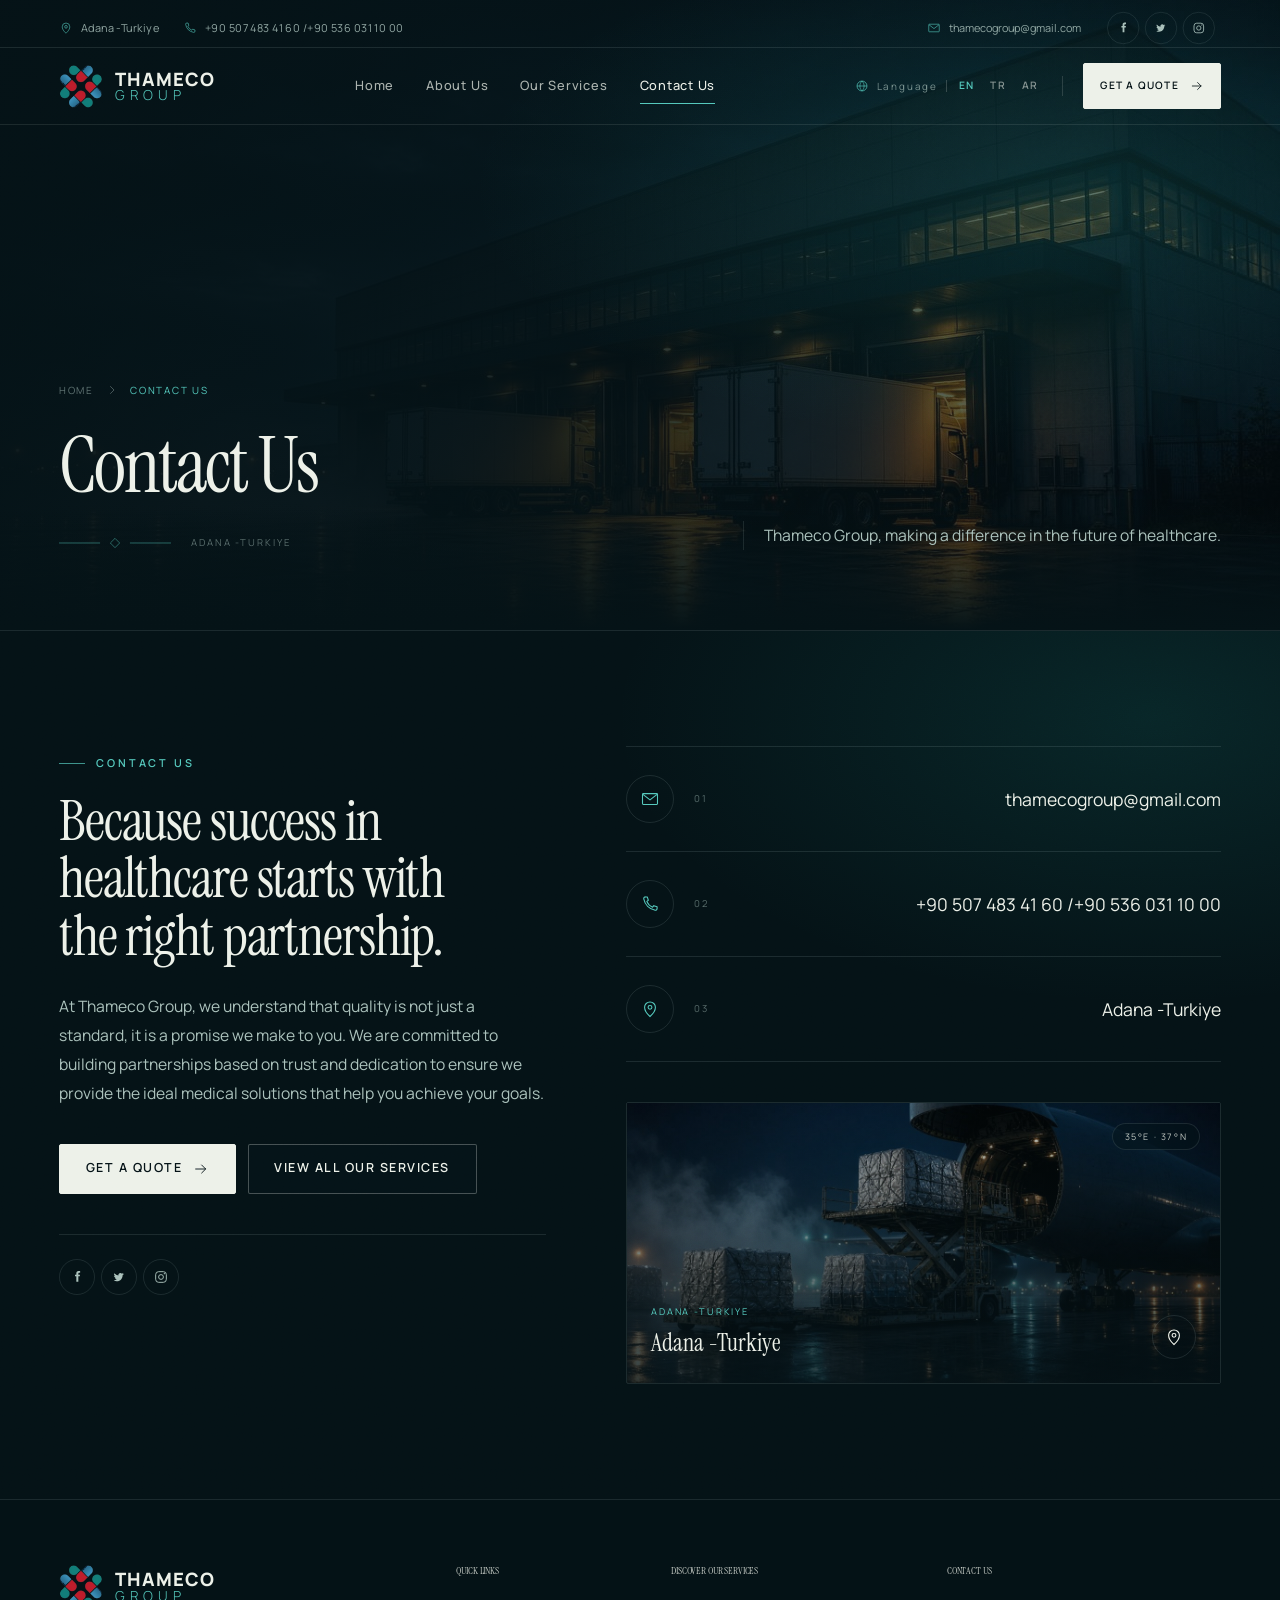
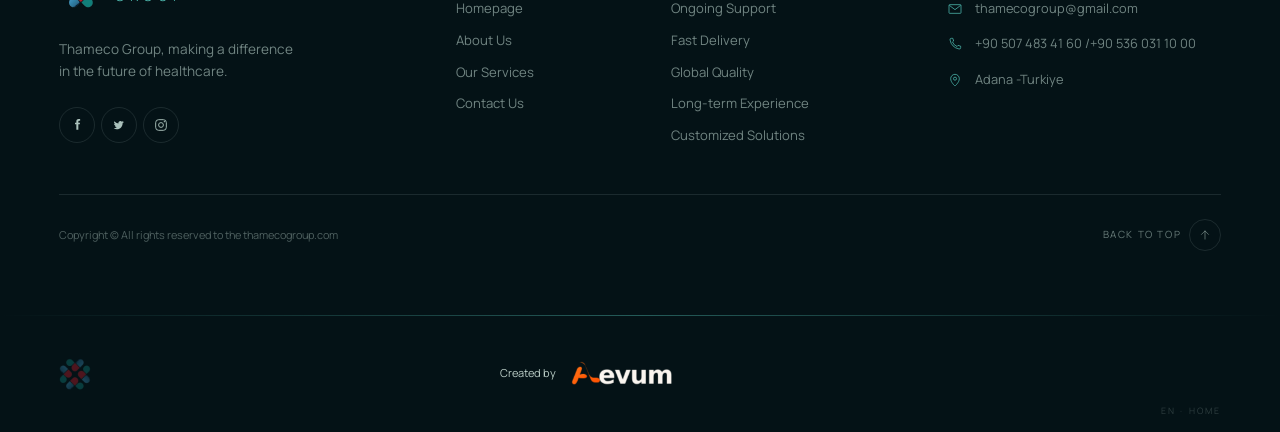
<file: contact.html>
<!doctype html>
<html lang="en" dir="ltr" data-title-en="Contact Us - Thameco Group" data-title-tr="Bize Ulaşın - Thameco Group" data-title-ar="تواصل معنا - Thameco Group">
<head>
<meta charset="UTF-8">
<meta name="viewport" content="width=device-width,initial-scale=1">
<meta name="theme-color" content="#041216">
<meta name="description" content="Thameco Group — export of medicines and medical supplies, integrated logistics services and quality assurance. Adana, Türkiye.">
<title>Contact Us - Thameco Group</title>
<link rel="icon" href="images/favicon-original.png">
<link rel="stylesheet" href="shared/fonts.css">
<link rel="stylesheet" href="shared/reference-site.css">
<link rel="stylesheet" href="shared/brand-credit.css">
<link rel="stylesheet" href="shared/responsive-polish.css">
<link rel="stylesheet" href="contact.css">
</head>
<body>
<a href="#main" class="skip-link">Skip to content</a>
<header class="site-header fixed inset-x-0 top-0 z-50 transition-[background-color,box-shadow,backdrop-filter] duration-500 bg-transparent">
  <div class="site-utility-bar hidden overflow-hidden border-b border-fog/10 transition-all duration-500 md:block max-h-12 opacity-100">
    <div class="container-x flex items-center justify-between py-2.5">
      <div class="flex items-center gap-6 text-[0.68rem] tracking-[0.04em] text-mist/85">
        <span class="inline-flex items-center gap-2">
          <svg viewBox="0 0 24 24" fill="none" class="h-3.5 w-3.5 text-teal/80" aria-hidden="true">
            <path d="M12 21s6.5-5.5 6.5-11a6.5 6.5 0 10-13 0C5.5 15.5 12 21 12 21z" stroke="currentColor" stroke-width="1.3">
          </path>
          <circle cx="12" cy="10" r="2.3" stroke="currentColor" stroke-width="1.3">
        </circle>
      </svg>
      <span data-en="Adana -Turkiye" data-tr="Adana -Türkiye" data-ar="أضنا -تركيا">Adana -Turkiye</span>
    </span>
    <a href="tel:+905074834160" class="inline-flex items-center gap-2 transition-colors hover:text-teal">
      <svg viewBox="0 0 24 24" fill="none" class="h-3.5 w-3.5 text-teal/80" aria-hidden="true">
        <path d="M6.6 3.5h2.1l1.3 4-1.8 1.4a12.6 12.6 0 006.9 6.9l1.4-1.8 4 1.3v2.1a2.1 2.1 0 01-2.3 2.1A17.5 17.5 0 014.5 5.8 2.1 2.1 0 016.6 3.5z" stroke="currentColor" stroke-width="1.3" stroke-linejoin="round">
      </path>
    </svg>
    <span dir="ltr">+90 507 483 41 60 /+90 536 031 10 00</span>
  </a>
</div>
<div class="flex items-center gap-5">
  <a href="mailto:thamecogroup@gmail.com" class="inline-flex items-center gap-2 text-[0.68rem] text-mist/85 transition-colors hover:text-teal">
    <svg viewBox="0 0 24 24" fill="none" class="h-3.5 w-3.5 text-teal/80" aria-hidden="true">
      <rect x="3" y="5.5" width="18" height="13" rx="1" stroke="currentColor" stroke-width="1.3">
    </rect>
    <path d="M3.5 6.5L12 13l8.5-6.5" stroke="currentColor" stroke-width="1.3" stroke-linejoin="round">
  </path>
</svg>thamecogroup@gmail.com</a>
<ul class="flex items-center gap-1.5 scale-90">
  <li>
    <a href="#" aria-label="Facebook" class="flex h-9 w-9 items-center justify-center rounded-full border transition-all duration-500 border-fog/15 text-mist hover:border-teal hover:text-teal">
      <svg viewBox="0 0 24 24" class="h-4 w-4" aria-hidden="true">
        <path d="M14 8.5V6.8c0-.8.5-1.1 1-1.1h1.7V3h-2.4c-2.4 0-3.3 1.7-3.3 3.4v2.1H9V11h2v8h3v-8h2.2l.3-2.5H14z" fill="currentColor">
      </path>
    </svg>
  </a>
</li>
<li>
  <a href="#" aria-label="Twitter" class="flex h-9 w-9 items-center justify-center rounded-full border transition-all duration-500 border-fog/15 text-mist hover:border-teal hover:text-teal">
    <svg viewBox="0 0 24 24" class="h-4 w-4" aria-hidden="true">
      <path d="M19 7.3c-.6.2-1.2.4-1.9.5.7-.4 1.2-1 1.5-1.7-.7.4-1.4.7-2.2.9a3.1 3.1 0 00-5.3 2.8A8.8 8.8 0 015 6.3a3.1 3.1 0 001 4.1c-.5 0-1-.1-1.4-.4 0 1.5 1.1 2.8 2.5 3.1-.5.1-1 .2-1.4.1a3.1 3.1 0 002.9 2.2A6.2 6.2 0 014 17a8.7 8.7 0 004.7 1.4c5.6 0 8.7-4.7 8.7-8.7v-.4c.6-.5 1.1-1 1.6-1.6z" fill="currentColor">
    </path>
  </svg>
</a>
</li>
<li>
  <a href="#" aria-label="Instagram" class="flex h-9 w-9 items-center justify-center rounded-full border transition-all duration-500 border-fog/15 text-mist hover:border-teal hover:text-teal">
    <svg viewBox="0 0 24 24" class="h-4 w-4" aria-hidden="true">
      <rect x="4" y="4" width="16" height="16" rx="4.5" stroke="currentColor" stroke-width="1.4" fill="none">
    </rect>
    <circle cx="12" cy="12" r="3.6" stroke="currentColor" stroke-width="1.4" fill="none">
  </circle>
  <circle cx="17" cy="7" r="1" fill="currentColor">
</circle>
</svg>
</a>
</li>
</ul>
</div>
</div>
</div>
<div class="site-header-bar container-x flex h-[68px] items-center justify-between gap-4 md:h-[76px]">
  <a href="/" class="group inline-flex items-center gap-3 shrink-0" aria-label="Thameco Group">
    <img alt="Thameco Group logo" width="44" height="44" class="h-10 w-10 object-contain transition-transform duration-700 group-hover:rotate-[45deg] sm:h-11 sm:w-11" src="images/site-visual-12.png">
    <span class="flex flex-col leading-none">
      <span class="font-sans text-[1.02rem] font-extrabold tracking-[0.06em] sm:text-[1.15rem] text-fog">THAMECO</span>
      <span class="font-sans text-[0.78rem] font-light tracking-[0.34em] sm:text-[0.86rem] text-teal">GROUP</span>
    </span>
  </a>
  <nav class="site-desktop-nav hidden items-center gap-8 md:flex" aria-label="Menu">
    <a href="/" class="nav-link" data-en="Home" data-tr="Ana Sayfa" data-ar="الصفحة الرئيسية">Home</a>
    <a href="/about" class="nav-link" data-en="About Us" data-tr="Hakkımızda" data-ar="نبذة عنا">About Us</a>
    <a href="/services" class="nav-link" data-en="Our Services" data-tr="Hizmetlerimiz" data-ar="خدماتنا">Our Services</a>
    <a href="/contact" class="nav-link" aria-current="page" data-en="Contact Us" data-tr="Bize Ulaşın" data-ar="تواصل معنا">Contact Us</a>
  </nav>
  <div class="site-desktop-actions hidden items-center gap-5 md:flex">
    <div class="flex items-center gap-2" role="group" aria-label="Language" data-en-aria-label="Language" data-tr-aria-label="Dil" data-ar-aria-label="اللغة">
      <svg viewBox="0 0 24 24" fill="none" class="h-3.5 w-3.5 text-teal" aria-hidden="true">
        <circle cx="12" cy="12" r="8.5" stroke="currentColor" stroke-width="1.2">
      </circle>
      <path d="M3.5 12h17M12 3.5c2.4 2.4 3.6 5.3 3.6 8.5S14.4 18.1 12 20.5C9.6 18.1 8.4 15.2 8.4 12S9.6 5.9 12 3.5z" stroke="currentColor" stroke-width="1.1">
    </path>
  </svg>
  <span class="hidden text-[0.62rem] tracking-[0.18em] text-mist/70 xl:inline" data-en="Language" data-tr="Dil" data-ar="اللغة">Language</span>
  <span class="h-3 w-px bg-fog/20" aria-hidden="true">
  </span>
  <button type="button" aria-pressed="true" title="English" class="rounded-sm px-1 py-1.5 text-[0.64rem] font-semibold tracking-[0.12em] transition-colors text-teal" data-en-title="English" data-tr-title="İngilizce" data-ar-title="الإنجليزية" data-set-lang="en">
    <span aria-hidden="true">EN</span>
    <span class="sr-only" data-en="English" data-tr="İngilizce" data-ar="الإنجليزية">English</span>
  </button>
  <button type="button" aria-pressed="false" title="Turkish" class="rounded-sm px-1 py-1.5 text-[0.64rem] font-semibold tracking-[0.12em] transition-colors text-fog/55 hover:text-fog" data-en-title="Turkish" data-tr-title="Türkçe" data-ar-title="التركية" data-set-lang="tr">
    <span aria-hidden="true">TR</span>
    <span class="sr-only" data-en="Turkish" data-tr="Türkçe" data-ar="التركية">Turkish</span>
  </button>
  <button type="button" aria-pressed="false" title="Arabic" class="rounded-sm px-1 py-1.5 text-[0.64rem] font-semibold tracking-[0.12em] transition-colors text-fog/55 hover:text-fog" data-en-title="Arabic" data-tr-title="Arapça" data-ar-title="العربية" data-set-lang="ar">
    <span aria-hidden="true">AR</span>
    <span class="sr-only" data-en="Arabic" data-tr="Arapça" data-ar="العربية">Arabic</span>
  </button>
</div>
<span class="h-5 w-px bg-fog/15" aria-hidden="true">
</span>
<a href="/contact" class="btn btn-primary !min-h-[40px] !px-4 !text-[0.64rem]">
  <span data-en="Get a Quote" data-tr="Teklif Alın" data-ar="احصل على عرض أسعار">Get a Quote</span>
  <svg viewBox="0 0 24 24" fill="none" class="rtl:-scale-x-100 h-3.5 w-3.5" aria-hidden="true">
    <path d="M4 12h15M13 6l6 6-6 6" stroke="currentColor" stroke-width="1.4" stroke-linecap="round" stroke-linejoin="round">
  </path>
</svg>
</a>
</div>
<div class="site-mobile-actions flex items-center gap-3 md:hidden">
  <div class="flex items-center gap-0.5 rounded-full border border-fog/15 px-1.5 py-1">
    <div class="flex items-center gap-2" role="group" aria-label="Language" data-en-aria-label="Language" data-tr-aria-label="Dil" data-ar-aria-label="اللغة">
      <svg viewBox="0 0 24 24" fill="none" class="h-3.5 w-3.5 text-teal" aria-hidden="true">
        <circle cx="12" cy="12" r="8.5" stroke="currentColor" stroke-width="1.2">
      </circle>
      <path d="M3.5 12h17M12 3.5c2.4 2.4 3.6 5.3 3.6 8.5S14.4 18.1 12 20.5C9.6 18.1 8.4 15.2 8.4 12S9.6 5.9 12 3.5z" stroke="currentColor" stroke-width="1.1">
    </path>
  </svg>
  <span class="hidden text-[0.62rem] tracking-[0.18em] text-mist/70 xl:inline" data-en="Language" data-tr="Dil" data-ar="اللغة">Language</span>
  <span class="h-3 w-px bg-fog/20" aria-hidden="true">
  </span>
  <button type="button" aria-pressed="true" title="English" class="rounded-sm px-1 py-1.5 text-[0.64rem] font-semibold tracking-[0.12em] transition-colors text-teal" data-en-title="English" data-tr-title="İngilizce" data-ar-title="الإنجليزية" data-set-lang="en">
    <span aria-hidden="true">EN</span>
    <span class="sr-only" data-en="English" data-tr="İngilizce" data-ar="الإنجليزية">English</span>
  </button>
  <button type="button" aria-pressed="false" title="Turkish" class="rounded-sm px-1 py-1.5 text-[0.64rem] font-semibold tracking-[0.12em] transition-colors text-fog/55 hover:text-fog" data-en-title="Turkish" data-tr-title="Türkçe" data-ar-title="التركية" data-set-lang="tr">
    <span aria-hidden="true">TR</span>
    <span class="sr-only" data-en="Turkish" data-tr="Türkçe" data-ar="التركية">Turkish</span>
  </button>
  <button type="button" aria-pressed="false" title="Arabic" class="rounded-sm px-1 py-1.5 text-[0.64rem] font-semibold tracking-[0.12em] transition-colors text-fog/55 hover:text-fog" data-en-title="Arabic" data-tr-title="Arapça" data-ar-title="العربية" data-set-lang="ar">
    <span aria-hidden="true">AR</span>
    <span class="sr-only" data-en="Arabic" data-tr="Arapça" data-ar="العربية">Arabic</span>
  </button>
</div>
</div>
<button type="button" aria-label="Menu" aria-expanded="false" class="flex h-10 w-10 items-center justify-center rounded-full border border-fog/20 text-fog transition-colors hover:border-teal hover:text-teal">
  <svg viewBox="0 0 24 24" fill="none" class="h-5 w-5" aria-hidden="true">
    <path d="M3 7h18M3 12h18M3 17h12" stroke="currentColor" stroke-width="1.4" stroke-linecap="round">
  </path>
</svg>
</button>
</div>
</div>
<div class="h-px w-full bg-fog/10" aria-hidden="true">
  <div class="h-px origin-left bg-gradient-to-r from-teal to-jade transition-[width] duration-150 ease-out" style="width: 0%;">
  </div>
</div>
</header>
<div class="site-mobile-dialog fixed inset-0 z-[60] flex flex-col bg-ink text-fog backdrop-blur-xl transition-all duration-500 md:hidden pointer-events-none opacity-0" role="dialog" aria-modal="true" aria-label="Menu" aria-hidden="true">
  <div class="pointer-events-none absolute inset-0 bg-[radial-gradient(120%_80%_at_80%_0%,rgba(28,141,132,0.25),transparent_60%)]">
  </div>
  <div class="container-x relative flex h-[68px] items-center justify-between">
    <a href="/" class="group inline-flex items-center gap-3" aria-label="Thameco Group">
      <img alt="Thameco Group logo" width="44" height="44" class="h-10 w-10 object-contain transition-transform duration-700 group-hover:rotate-[45deg] sm:h-11 sm:w-11" src="images/site-visual-12.png">
      <span class="flex flex-col leading-none">
        <span class="font-sans text-[1.02rem] font-extrabold tracking-[0.06em] sm:text-[1.15rem] text-fog">THAMECO</span>
        <span class="font-sans text-[0.78rem] font-light tracking-[0.34em] sm:text-[0.86rem] text-teal">GROUP</span>
      </span>
    </a>
    <button type="button" aria-label="Close" class="flex h-10 w-10 items-center justify-center rounded-full border border-fog/20 text-fog" data-en-aria-label="Close" data-tr-aria-label="Kapat" data-ar-aria-label="إغلاق" data-menu="close">
      <svg viewBox="0 0 24 24" fill="none" class="h-5 w-5" aria-hidden="true">
        <path d="M6 6l12 12M18 6L6 18" stroke="currentColor" stroke-width="1.4" stroke-linecap="round">
      </path>
    </svg>
  </button>
</div>
<div class="container-x relative flex flex-1 flex-col justify-between gap-8 overflow-y-auto pb-10 pt-6">
  <nav class="flex flex-col gap-1" aria-label="Menu">
    <a href="/" class="group flex items-baseline justify-between border-b border-fog/10 py-4">
      <span class="font-display text-[2.1rem] leading-none text-fog group-hover:text-teal" data-en="Home" data-tr="Ana Sayfa" data-ar="الصفحة الرئيسية">Home</span>
      <span class="font-sans text-[0.6rem] tracking-[0.2em] text-teal/70">01</span>
    </a>
    <a href="/about" class="group flex items-baseline justify-between border-b border-fog/10 py-4">
      <span class="font-display text-[2.1rem] leading-none text-fog group-hover:text-teal" data-en="About Us" data-tr="Hakkımızda" data-ar="نبذة عنا">About Us</span>
      <span class="font-sans text-[0.6rem] tracking-[0.2em] text-teal/70">02</span>
    </a>
    <a href="/services" class="group flex items-baseline justify-between border-b border-fog/10 py-4">
      <span class="font-display text-[2.1rem] leading-none text-fog group-hover:text-teal" data-en="Our Services" data-tr="Hizmetlerimiz" data-ar="خدماتنا">Our Services</span>
      <span class="font-sans text-[0.6rem] tracking-[0.2em] text-teal/70">03</span>
    </a>
    <a href="/contact" class="group flex items-baseline justify-between border-b border-fog/10 py-4">
      <span class="font-display text-[2.1rem] leading-none text-fog group-hover:text-teal" data-en="Contact Us" data-tr="Bize Ulaşın" data-ar="تواصل معنا">Contact Us</span>
      <span class="font-sans text-[0.6rem] tracking-[0.2em] text-teal/70">04</span>
    </a>
  </nav>
  <div class="grid gap-7">
    <div class="flex flex-col gap-2" role="group" aria-label="Language" data-en-aria-label="Language" data-tr-aria-label="Dil" data-ar-aria-label="اللغة">
      <button type="button" aria-pressed="true" class="flex items-center justify-between border-b border-fog/10 pb-2 text-start transition-colors text-teal" data-set-lang="en">
        <span class="font-display text-2xl" data-en="English" data-tr="İngilizce" data-ar="الإنجليزية">English</span>
        <span class="font-sans text-[0.6rem] tracking-[0.2em]">EN</span>
      </button>
      <button type="button" aria-pressed="false" class="flex items-center justify-between border-b border-fog/10 pb-2 text-start transition-colors text-fog/65 hover:text-fog" data-set-lang="tr">
        <span class="font-display text-2xl" data-en="Turkish" data-tr="Türkçe" data-ar="التركية">Turkish</span>
        <span class="font-sans text-[0.6rem] tracking-[0.2em]">TR</span>
      </button>
      <button type="button" aria-pressed="false" class="flex items-center justify-between border-b border-fog/10 pb-2 text-start transition-colors text-fog/65 hover:text-fog" data-set-lang="ar">
        <span class="font-display text-2xl" data-en="Arabic" data-tr="Arapça" data-ar="العربية">Arabic</span>
        <span class="font-sans text-[0.6rem] tracking-[0.2em]">AR</span>
      </button>
    </div>
    <div class="space-y-3 text-sm text-mist">
      <a href="tel:+905074834160" class="flex items-center gap-3" dir="ltr">
        <svg viewBox="0 0 24 24" fill="none" class="h-4 w-4 text-teal" aria-hidden="true">
          <path d="M6.6 3.5h2.1l1.3 4-1.8 1.4a12.6 12.6 0 006.9 6.9l1.4-1.8 4 1.3v2.1a2.1 2.1 0 01-2.3 2.1A17.5 17.5 0 014.5 5.8 2.1 2.1 0 016.6 3.5z" stroke="currentColor" stroke-width="1.3" stroke-linejoin="round">
        </path>
      </svg>
      <span>+90 507 483 41 60 /+90 536 031 10 00</span>
    </a>
    <a href="mailto:thamecogroup@gmail.com" class="flex items-center gap-3">
      <svg viewBox="0 0 24 24" fill="none" class="h-4 w-4 text-teal" aria-hidden="true">
        <rect x="3" y="5.5" width="18" height="13" rx="1" stroke="currentColor" stroke-width="1.3">
      </rect>
      <path d="M3.5 6.5L12 13l8.5-6.5" stroke="currentColor" stroke-width="1.3" stroke-linejoin="round">
    </path>
  </svg>thamecogroup@gmail.com</a>
  <p class="flex items-center gap-3">
    <svg viewBox="0 0 24 24" fill="none" class="h-4 w-4 text-teal" aria-hidden="true">
      <path d="M12 21s6.5-5.5 6.5-11a6.5 6.5 0 10-13 0C5.5 15.5 12 21 12 21z" stroke="currentColor" stroke-width="1.3">
    </path>
    <circle cx="12" cy="10" r="2.3" stroke="currentColor" stroke-width="1.3">
  </circle>
</svg>
<span data-en="Adana -Turkiye" data-tr="Adana -Türkiye" data-ar="أضنا -تركيا">Adana -Turkiye</span>
</p>
</div>
<a href="/contact" class="btn btn-primary w-full">
  <span data-en="Get a Quote" data-tr="Teklif Alın" data-ar="احصل على عرض أسعار">Get a Quote</span>
  <svg viewBox="0 0 24 24" fill="none" class="rtl:-scale-x-100 h-4 w-4" aria-hidden="true">
    <path d="M4 12h15M13 6l6 6-6 6" stroke="currentColor" stroke-width="1.4" stroke-linecap="round" stroke-linejoin="round">
  </path>
</svg>
</a>
<ul class="flex items-center gap-1.5">
  <li>
    <a href="#" aria-label="Facebook" class="flex h-9 w-9 items-center justify-center rounded-full border transition-all duration-500 border-fog/15 text-mist hover:border-teal hover:text-teal">
      <svg viewBox="0 0 24 24" class="h-4 w-4" aria-hidden="true">
        <path d="M14 8.5V6.8c0-.8.5-1.1 1-1.1h1.7V3h-2.4c-2.4 0-3.3 1.7-3.3 3.4v2.1H9V11h2v8h3v-8h2.2l.3-2.5H14z" fill="currentColor">
      </path>
    </svg>
  </a>
</li>
<li>
  <a href="#" aria-label="Twitter" class="flex h-9 w-9 items-center justify-center rounded-full border transition-all duration-500 border-fog/15 text-mist hover:border-teal hover:text-teal">
    <svg viewBox="0 0 24 24" class="h-4 w-4" aria-hidden="true">
      <path d="M19 7.3c-.6.2-1.2.4-1.9.5.7-.4 1.2-1 1.5-1.7-.7.4-1.4.7-2.2.9a3.1 3.1 0 00-5.3 2.8A8.8 8.8 0 015 6.3a3.1 3.1 0 001 4.1c-.5 0-1-.1-1.4-.4 0 1.5 1.1 2.8 2.5 3.1-.5.1-1 .2-1.4.1a3.1 3.1 0 002.9 2.2A6.2 6.2 0 014 17a8.7 8.7 0 004.7 1.4c5.6 0 8.7-4.7 8.7-8.7v-.4c.6-.5 1.1-1 1.6-1.6z" fill="currentColor">
    </path>
  </svg>
</a>
</li>
<li>
  <a href="#" aria-label="Instagram" class="flex h-9 w-9 items-center justify-center rounded-full border transition-all duration-500 border-fog/15 text-mist hover:border-teal hover:text-teal">
    <svg viewBox="0 0 24 24" class="h-4 w-4" aria-hidden="true">
      <rect x="4" y="4" width="16" height="16" rx="4.5" stroke="currentColor" stroke-width="1.4" fill="none">
    </rect>
    <circle cx="12" cy="12" r="3.6" stroke="currentColor" stroke-width="1.4" fill="none">
  </circle>
  <circle cx="17" cy="7" r="1" fill="currentColor">
</circle>
</svg>
</a>
</li>
</ul>
</div>
</div>
</div>
<div class="page-enter">
  <div class="relative min-h-screen bg-ink">
    <main id="main">
      <section class="grain relative overflow-hidden border-b border-fog/10">
        <div class="absolute inset-0">
          <img alt="" aria-hidden="true" class="h-full w-full object-cover object-center" loading="eager" decoding="async" src="images/site-visual-09.jpg">
          <div class="absolute inset-0 bg-[linear-gradient(100deg,rgba(4,18,22,0.97)_0%,rgba(4,18,22,0.9)_45%,rgba(4,18,22,0.45)_100%)]">
          </div>
          <div class="absolute inset-0 bg-[radial-gradient(80%_70%_at_85%_30%,rgba(28,141,132,0.2),transparent_60%)]">
          </div>
          <div class="absolute inset-x-0 bottom-0 h-32 bg-gradient-to-b from-transparent to-ink">
          </div>
        </div>
        <div class="container-x relative flex min-h-[78svh] flex-col justify-end pb-16 pt-[132px] sm:min-h-[70svh] lg:pb-20">
          <nav aria-label="Breadcrumb" class="flex items-center gap-3 text-[0.62rem] tracking-[0.18em] text-mist/55 uppercase">
            <a href="/" class="transition-colors hover:text-teal" data-en="Home" data-tr="Ana Sayfa" data-ar="الصفحة الرئيسية">Home</a>
            <svg viewBox="0 0 24 24" fill="none" class="h-3 w-3 rtl:-scale-x-100" aria-hidden="true">
              <path d="M9 5l7 7-7 7" stroke="currentColor" stroke-width="1.4" stroke-linecap="round" stroke-linejoin="round">
            </path>
          </svg>
          <span class="text-teal" data-en="Contact Us" data-tr="Bize Ulaşın" data-ar="تواصل معنا">Contact Us</span>
        </nav>
        <div class="mt-8 grid items-end gap-8 lg:grid-cols-[1fr_auto]">
          <div>
            <h1 class="display-xl max-w-[15ch] text-balance text-fog" data-en="Contact Us" data-tr="Bize Ulaşın" data-ar="تواصل معنا">Contact Us</h1>
            <div class="mt-8 flex items-center gap-5">
              <svg viewBox="0 0 120 12" class="h-3 w-28 text-teal/60 opacity-80" fill="none" aria-hidden="true">
                <path d="M0 6h44" stroke="currentColor" stroke-width="1">
              </path>
              <path d="M60 1l5 5-5 5-5-5 5-5z" stroke="currentColor" stroke-width="1">
            </path>
            <path d="M76 6h44" stroke="currentColor" stroke-width="1">
          </path>
        </svg>
        <span class="text-[0.6rem] tracking-[0.2em] text-mist/50 uppercase" data-en="Adana -Turkiye" data-tr="Adana -Türkiye" data-ar="أضنا -تركيا">Adana -Turkiye</span>
      </div>
    </div>
    <div class="reveal max-w-[34rem]" style="--reveal-delay: 150ms;">
      <p class="lede border-s border-teal/40 ps-5 text-[0.96rem]" data-en="Thameco Group, making a difference in the future of healthcare." data-tr="Thameco Group, sağlık hizmetlerinin geleceğinde fark yaratıyor." data-ar="مجموعة تاميكو، تُحدث فرقاً في مستقبل الرعاية الصحية.">Thameco Group, making a difference in the future of healthcare.</p>
    </div>
  </div>
</div>
</section>
<section class="grain relative overflow-hidden bg-ink" aria-label="Contact Us" data-en-aria-label="Contact Us" data-tr-aria-label="Bize Ulaşın" data-ar-aria-label="اتصل بنا">
  <div class="pointer-events-none absolute inset-0 bg-[radial-gradient(70%_55%_at_90%_10%,rgba(28,141,132,0.16),transparent_60%)]" aria-hidden="true">
  </div>
  <div class="container-x section-pad relative">
    <div class="grid gap-12 lg:grid-cols-[0.9fr_1.1fr] lg:gap-20">
      <div>
        <div class="reveal" style="--reveal-delay: 0ms;">
          <p class="eyebrow" data-en="Contact Us" data-tr="Bize Ulaşın" data-ar="اتصل بنا">Contact Us</p>
        </div>
        <div class="reveal" style="--reveal-delay: 90ms;">
          <h2 class="display-lg mt-5 max-w-[16ch] text-balance" data-en="Because success in healthcare starts with the right partnership." data-tr="Çünkü sağlık hizmetlerinde başarı doğru ortaklıkla başlar." data-ar="لأن النجاح في مجال الرعاية الصحية يبدأ بالشراكة الصحيحة.">Because success in healthcare starts with the right partnership.</h2>
        </div>
        <div class="reveal" style="--reveal-delay: 170ms;">
          <p class="lede mt-7 max-w-[52ch]" data-en="At Thameco Group, we understand that quality is not just a standard, it is a promise we make to you. We are committed to building partnerships based on trust and dedication to ensure we provide the ideal medical solutions that help you achieve your goals." data-tr="Thameco Group’ta kalitenin sadece bir standart değil, size verdiğimiz bir söz olduğunu biliyoruz. Hedeflerinize ulaşmanıza yardımcı olacak ideal tıbbi çözümleri sunmak için güven ve bağlılığa dayalı ortaklıklar kurmaya kararlıyız." data-ar="نحن في مجموعة تاميكو ندرك أن الجودة ليست مجرد معيار بل هي وعد نقطعه لك. نحن ملتزمون ببناء شراكات قائمة على الثقة والتفاني لضمان تقديم الحلول الطبية المثالية التي تساعدك على تحقيق أهدافك.">At Thameco Group, we understand that quality is not just a standard, it is a promise we make to you. We are committed to building partnerships based on trust and dedication to ensure we provide the ideal medical solutions that help you achieve your goals.</p>
        </div>
        <div class="reveal" style="--reveal-delay: 240ms;">
          <div class="mt-9 flex flex-wrap items-center gap-3">
            <a href="/contact" class="btn btn-primary">
              <span data-en="Get a Quote" data-tr="Teklif Alın" data-ar="احصل على عرض أسعار">Get a Quote</span>
              <svg viewBox="0 0 24 24" fill="none" class="rtl:-scale-x-100 h-4 w-4" aria-hidden="true">
                <path d="M4 12h15M13 6l6 6-6 6" stroke="currentColor" stroke-width="1.4" stroke-linecap="round" stroke-linejoin="round">
              </path>
            </svg>
          </a>
          <a href="/services" class="btn btn-ghost" data-en="View All Our Services" data-tr="Tüm hizmetlerimizi görüntüleyin" data-ar="إطلع على كل خدماتنا">View All Our Services</a>
        </div>
      </div>
      <div class="reveal" style="--reveal-delay: 300ms;">
        <div class="mt-10 border-t border-fog/12 pt-6">
          <ul class="flex items-center gap-1.5">
            <li>
              <a href="#" aria-label="Facebook" class="flex h-9 w-9 items-center justify-center rounded-full border transition-all duration-500 border-fog/15 text-mist hover:border-teal hover:text-teal">
                <svg viewBox="0 0 24 24" class="h-4 w-4" aria-hidden="true">
                  <path d="M14 8.5V6.8c0-.8.5-1.1 1-1.1h1.7V3h-2.4c-2.4 0-3.3 1.7-3.3 3.4v2.1H9V11h2v8h3v-8h2.2l.3-2.5H14z" fill="currentColor">
                </path>
              </svg>
            </a>
          </li>
          <li>
            <a href="#" aria-label="Twitter" class="flex h-9 w-9 items-center justify-center rounded-full border transition-all duration-500 border-fog/15 text-mist hover:border-teal hover:text-teal">
              <svg viewBox="0 0 24 24" class="h-4 w-4" aria-hidden="true">
                <path d="M19 7.3c-.6.2-1.2.4-1.9.5.7-.4 1.2-1 1.5-1.7-.7.4-1.4.7-2.2.9a3.1 3.1 0 00-5.3 2.8A8.8 8.8 0 015 6.3a3.1 3.1 0 001 4.1c-.5 0-1-.1-1.4-.4 0 1.5 1.1 2.8 2.5 3.1-.5.1-1 .2-1.4.1a3.1 3.1 0 002.9 2.2A6.2 6.2 0 014 17a8.7 8.7 0 004.7 1.4c5.6 0 8.7-4.7 8.7-8.7v-.4c.6-.5 1.1-1 1.6-1.6z" fill="currentColor">
              </path>
            </svg>
          </a>
        </li>
        <li>
          <a href="#" aria-label="Instagram" class="flex h-9 w-9 items-center justify-center rounded-full border transition-all duration-500 border-fog/15 text-mist hover:border-teal hover:text-teal">
            <svg viewBox="0 0 24 24" class="h-4 w-4" aria-hidden="true">
              <rect x="4" y="4" width="16" height="16" rx="4.5" stroke="currentColor" stroke-width="1.4" fill="none">
            </rect>
            <circle cx="12" cy="12" r="3.6" stroke="currentColor" stroke-width="1.4" fill="none">
          </circle>
          <circle cx="17" cy="7" r="1" fill="currentColor">
        </circle>
      </svg>
    </a>
  </li>
</ul>
</div>
</div>
</div>
<div>
  <ol class="border-t border-fog/15">
    <li class="border-b border-fog/15">
      <a href="mailto:thamecogroup@gmail.com" class="group flex flex-col gap-4 py-7 sm:flex-row sm:items-center sm:justify-between">
        <span class="flex items-center gap-5">
          <span class="flex h-12 w-12 shrink-0 items-center justify-center rounded-full border border-fog/20 text-teal transition-colors duration-500 group-hover:border-teal group-hover:bg-teal/10">
            <svg viewBox="0 0 24 24" fill="none" class="h-5 w-5" aria-hidden="true">
              <rect x="3" y="5.5" width="18" height="13" rx="1" stroke="currentColor" stroke-width="1.3">
            </rect>
            <path d="M3.5 6.5L12 13l8.5-6.5" stroke="currentColor" stroke-width="1.3" stroke-linejoin="round">
          </path>
        </svg>
      </span>
      <span class="font-sans text-[0.6rem] tracking-[0.22em] text-mist/50 uppercase">01</span>
    </span>
    <span class="text-start text-[1rem] leading-relaxed text-fog transition-colors duration-500 group-hover:text-teal sm:text-end sm:text-[1.1rem]">thamecogroup@gmail.com</span>
  </a>
</li>
<li class="border-b border-fog/15">
  <a href="tel:+905074834160" class="group flex flex-col gap-4 py-7 sm:flex-row sm:items-center sm:justify-between">
    <span class="flex items-center gap-5">
      <span class="flex h-12 w-12 shrink-0 items-center justify-center rounded-full border border-fog/20 text-teal transition-colors duration-500 group-hover:border-teal group-hover:bg-teal/10">
        <svg viewBox="0 0 24 24" fill="none" class="h-5 w-5" aria-hidden="true">
          <path d="M6.6 3.5h2.1l1.3 4-1.8 1.4a12.6 12.6 0 006.9 6.9l1.4-1.8 4 1.3v2.1a2.1 2.1 0 01-2.3 2.1A17.5 17.5 0 014.5 5.8 2.1 2.1 0 016.6 3.5z" stroke="currentColor" stroke-width="1.3" stroke-linejoin="round">
        </path>
      </svg>
    </span>
    <span class="font-sans text-[0.6rem] tracking-[0.22em] text-mist/50 uppercase">02</span>
  </span>
  <span dir="ltr" class="text-start text-[1rem] leading-relaxed text-fog transition-colors duration-500 group-hover:text-teal sm:text-end sm:text-[1.1rem]">+90 507 483 41 60 /+90 536 031 10 00</span>
</a>
</li>
<li class="border-b border-fog/15">
  <div class="group flex flex-col gap-4 py-7 sm:flex-row sm:items-center sm:justify-between">
    <span class="flex items-center gap-5">
      <span class="flex h-12 w-12 shrink-0 items-center justify-center rounded-full border border-fog/20 text-teal transition-colors duration-500 group-hover:border-teal group-hover:bg-teal/10">
        <svg viewBox="0 0 24 24" fill="none" class="h-5 w-5" aria-hidden="true">
          <path d="M12 21s6.5-5.5 6.5-11a6.5 6.5 0 10-13 0C5.5 15.5 12 21 12 21z" stroke="currentColor" stroke-width="1.3">
        </path>
        <circle cx="12" cy="10" r="2.3" stroke="currentColor" stroke-width="1.3">
      </circle>
    </svg>
  </span>
  <span class="font-sans text-[0.6rem] tracking-[0.22em] text-mist/50 uppercase">03</span>
</span>
<span class="text-start text-[1rem] leading-relaxed text-fog transition-colors duration-500 group-hover:text-teal sm:text-end sm:text-[1.1rem]" data-en="Adana -Turkiye" data-tr="Adana -Türkiye" data-ar="أضنا -تركيا">Adana -Turkiye</span>
</div>
</li>
</ol>
<div class="reveal" style="--reveal-delay: 160ms;">
  <div class="relative mt-10 overflow-hidden rounded-[2px] border border-fog/12">
    <img alt="Adana -Turkiye" loading="lazy" decoding="async" class="h-[220px] w-full object-cover sm:h-[280px]" src="images/site-visual-05.jpg" data-en-alt="Adana -Turkiye" data-tr-alt="Adana -Türkiye" data-ar-alt="أضنا -تركيا">
    <div class="absolute inset-0 bg-[linear-gradient(180deg,rgba(4,18,22,0.25),rgba(4,18,22,0.82))]">
    </div>
    <div class="absolute inset-x-0 bottom-0 flex items-end justify-between gap-4 p-5 sm:p-6">
      <div>
        <p class="text-[0.58rem] tracking-[0.2em] text-teal uppercase" data-en="Adana -Turkiye" data-tr="Adana -Türkiye" data-ar="أضنا -تركيا">Adana -Turkiye</p>
        <p class="font-display mt-2 text-2xl text-fog" data-en="Adana -Turkiye" data-tr="Adana -Türkiye" data-ar="أضنا -تركيا">Adana -Turkiye</p>
      </div>
      <span class="flex h-11 w-11 items-center justify-center rounded-full border border-fog/25 text-fog">
        <svg viewBox="0 0 24 24" fill="none" class="h-5 w-5" aria-hidden="true">
          <path d="M12 21s6.5-5.5 6.5-11a6.5 6.5 0 10-13 0C5.5 15.5 12 21 12 21z" stroke="currentColor" stroke-width="1.3">
        </path>
        <circle cx="12" cy="10" r="2.3" stroke="currentColor" stroke-width="1.3">
      </circle>
    </svg>
  </span>
</div>
<span class="absolute end-5 top-5 rounded-full border border-fog/25 bg-ink/40 px-3 py-1.5 text-[0.56rem] tracking-[0.18em] text-fog/80 uppercase backdrop-blur-md">35°E · 37°N</span>
</div>
</div>
</div>
</div>
</div>
</section>
</main>
<footer class="site-footer relative overflow-hidden border-t border-fog/10 bg-ink">
  <div class="container-x relative py-14 lg:py-16">
    <div class="grid gap-10 md:grid-cols-2 lg:grid-cols-[1.2fr_0.6fr_0.8fr_0.9fr] lg:gap-8">
      <div>
        <a href="/" class="group inline-flex items-center gap-3" aria-label="Thameco Group">
          <img alt="Thameco Group logo" width="44" height="44" class="h-10 w-10 object-contain transition-transform duration-700 group-hover:rotate-[45deg] sm:h-11 sm:w-11" src="images/site-visual-12.png">
          <span class="flex flex-col leading-none">
            <span class="font-sans text-[1.02rem] font-extrabold tracking-[0.06em] sm:text-[1.15rem] text-fog">THAMECO</span>
            <span class="font-sans text-[0.78rem] font-light tracking-[0.34em] sm:text-[0.86rem] text-teal">GROUP</span>
          </span>
        </a>
        <p class="mt-6 max-w-[30ch] text-[0.85rem] leading-relaxed text-mist/65" data-en="Thameco Group, making a difference in the future of healthcare." data-tr="Thameco Group, sağlık hizmetlerinin geleceğinde fark yaratıyor." data-ar="مجموعة تاميكو، تُحدث فرقاً في مستقبل الرعاية الصحية.">Thameco Group, making a difference in the future of healthcare.</p>
        <div class="mt-6">
          <ul class="flex items-center gap-1.5">
            <li>
              <a href="#" aria-label="Facebook" class="flex h-9 w-9 items-center justify-center rounded-full border transition-all duration-500 border-fog/15 text-mist hover:border-teal hover:text-teal">
                <svg viewBox="0 0 24 24" class="h-4 w-4" aria-hidden="true">
                  <path d="M14 8.5V6.8c0-.8.5-1.1 1-1.1h1.7V3h-2.4c-2.4 0-3.3 1.7-3.3 3.4v2.1H9V11h2v8h3v-8h2.2l.3-2.5H14z" fill="currentColor">
                </path>
              </svg>
            </a>
          </li>
          <li>
            <a href="#" aria-label="Twitter" class="flex h-9 w-9 items-center justify-center rounded-full border transition-all duration-500 border-fog/15 text-mist hover:border-teal hover:text-teal">
              <svg viewBox="0 0 24 24" class="h-4 w-4" aria-hidden="true">
                <path d="M19 7.3c-.6.2-1.2.4-1.9.5.7-.4 1.2-1 1.5-1.7-.7.4-1.4.7-2.2.9a3.1 3.1 0 00-5.3 2.8A8.8 8.8 0 015 6.3a3.1 3.1 0 001 4.1c-.5 0-1-.1-1.4-.4 0 1.5 1.1 2.8 2.5 3.1-.5.1-1 .2-1.4.1a3.1 3.1 0 002.9 2.2A6.2 6.2 0 014 17a8.7 8.7 0 004.7 1.4c5.6 0 8.7-4.7 8.7-8.7v-.4c.6-.5 1.1-1 1.6-1.6z" fill="currentColor">
              </path>
            </svg>
          </a>
        </li>
        <li>
          <a href="#" aria-label="Instagram" class="flex h-9 w-9 items-center justify-center rounded-full border transition-all duration-500 border-fog/15 text-mist hover:border-teal hover:text-teal">
            <svg viewBox="0 0 24 24" class="h-4 w-4" aria-hidden="true">
              <rect x="4" y="4" width="16" height="16" rx="4.5" stroke="currentColor" stroke-width="1.4" fill="none">
            </rect>
            <circle cx="12" cy="12" r="3.6" stroke="currentColor" stroke-width="1.4" fill="none">
          </circle>
          <circle cx="17" cy="7" r="1" fill="currentColor">
        </circle>
      </svg>
    </a>
  </li>
</ul>
</div>
</div>
<nav aria-label="Quick Links" data-en-aria-label="Quick Links" data-tr-aria-label="Hızlı Bağlantılar" data-ar-aria-label="روابط سريعة">
  <h2 class="text-[0.62rem] font-semibold tracking-[0.2em] text-fog/85 uppercase" data-en="Quick Links" data-tr="Hızlı Bağlantılar" data-ar="روابط سريعة">Quick Links</h2>
  <ul class="mt-5 space-y-3 text-[0.82rem] text-mist/65">
    <li>
      <a href="/" class="transition-colors hover:text-teal" data-en="Homepage" data-tr="Anasayfa" data-ar="الصفحة الرئيسية">Homepage</a>
    </li>
    <li>
      <a href="/about" class="transition-colors hover:text-teal" data-en="About Us" data-tr="Hakkımızda" data-ar="نبذة عنا">About Us</a>
    </li>
    <li>
      <a href="/services" class="transition-colors hover:text-teal" data-en="Our Services" data-tr="Hizmetlerimiz" data-ar="خدماتنا">Our Services</a>
    </li>
    <li>
      <a href="/contact" class="transition-colors hover:text-teal" data-en="Contact Us" data-tr="Bize Ulaşın" data-ar="اتصل بنا">Contact Us</a>
    </li>
  </ul>
</nav>
<div>
  <h2 class="text-[0.62rem] font-semibold tracking-[0.2em] text-fog/85 uppercase" data-en="Discover our services" data-tr="Hizmetlerimizi keşfedin" data-ar="اكتشف خدماتنا">Discover our services</h2>
  <ul class="mt-5 space-y-3 text-[0.82rem] text-mist/65">
    <li>
      <a href="/services" class="transition-colors hover:text-teal" data-en="Ongoing Support" data-tr="Devam Eden Destek" data-ar="الدعم المستمر">Ongoing Support</a>
    </li>
    <li>
      <a href="/services" class="transition-colors hover:text-teal" data-en="Fast Delivery" data-tr="Hızlı Teslimat" data-ar="توصيل سريع">Fast Delivery</a>
    </li>
    <li>
      <a href="/services" class="transition-colors hover:text-teal" data-en="Global Quality" data-tr="Küresel Kalite" data-ar="الجودة العالمية">Global Quality</a>
    </li>
    <li>
      <a href="/services" class="transition-colors hover:text-teal" data-en="Long-term Experience" data-tr="Uzun Vadeli Deneyim" data-ar="الخبرة طويلة الأجل">Long-term Experience</a>
    </li>
    <li>
      <a href="/services" class="transition-colors hover:text-teal" data-en="Customized Solutions" data-tr="Özelleştirilmiş Çözümler" data-ar="حلول مخصصة حسب الطلب">Customized Solutions</a>
    </li>
  </ul>
</div>
<div>
  <h2 class="text-[0.62rem] font-semibold tracking-[0.2em] text-fog/85 uppercase" data-en="Contact Us" data-tr="Bize Ulaşın" data-ar="اتصل بنا">Contact Us</h2>
  <ul class="mt-5 space-y-4 text-[0.8rem] text-mist/65">
    <li>
      <a href="mailto:thamecogroup@gmail.com" class="flex items-start gap-3 transition-colors hover:text-teal">
        <svg viewBox="0 0 24 24" fill="none" class="mt-0.5 h-4 w-4 shrink-0 text-teal/80" aria-hidden="true">
          <rect x="3" y="5.5" width="18" height="13" rx="1" stroke="currentColor" stroke-width="1.3">
        </rect>
        <path d="M3.5 6.5L12 13l8.5-6.5" stroke="currentColor" stroke-width="1.3" stroke-linejoin="round">
      </path>
    </svg>thamecogroup@gmail.com</a>
  </li>
  <li>
    <a href="tel:+905074834160" class="flex items-start gap-3 transition-colors hover:text-teal" dir="ltr">
      <svg viewBox="0 0 24 24" fill="none" class="mt-0.5 h-4 w-4 shrink-0 text-teal/80" aria-hidden="true">
        <path d="M6.6 3.5h2.1l1.3 4-1.8 1.4a12.6 12.6 0 006.9 6.9l1.4-1.8 4 1.3v2.1a2.1 2.1 0 01-2.3 2.1A17.5 17.5 0 014.5 5.8 2.1 2.1 0 016.6 3.5z" stroke="currentColor" stroke-width="1.3" stroke-linejoin="round">
      </path>
    </svg>
    <span>+90 507 483 41 60 /+90 536 031 10 00</span>
  </a>
</li>
<li class="flex items-start gap-3">
  <svg viewBox="0 0 24 24" fill="none" class="mt-0.5 h-4 w-4 shrink-0 text-teal/80" aria-hidden="true">
    <path d="M12 21s6.5-5.5 6.5-11a6.5 6.5 0 10-13 0C5.5 15.5 12 21 12 21z" stroke="currentColor" stroke-width="1.3">
  </path>
  <circle cx="12" cy="10" r="2.3" stroke="currentColor" stroke-width="1.3">
</circle>
</svg>
<span data-en="Adana -Turkiye" data-tr="Adana -Türkiye" data-ar="أضنا -تركيا">Adana -Turkiye</span>
</li>
</ul>
</div>
</div>
<div class="mt-12 flex flex-col gap-4 border-t border-fog/12 pt-6 text-[0.68rem] text-mist/45 sm:flex-row sm:items-center sm:justify-between">
  <p class="flex flex-wrap items-center gap-2">
    <span data-en="Copyright © All rights reserved to the thamecogroup.com" data-tr="Copyright © Tüm hakları thamecogroup.com'a aittir" data-ar="حقوق النشر © جميع الحقوق محفوظة لـ thamecogroup.com">Copyright © All rights reserved to the thamecogroup.com</span>
  </p>
  <button type="button" class="group inline-flex items-center gap-2 self-start text-[0.62rem] tracking-[0.16em] text-mist/60 uppercase transition-colors hover:text-teal sm:self-auto">
    <span data-en="Back To Top" data-tr="Başa Dön" data-ar="العودة إلى الأعلى">Back To Top</span>
    <span class="flex h-8 w-8 items-center justify-center rounded-full border border-fog/15 transition-colors group-hover:border-teal">
      <svg viewBox="0 0 24 24" fill="none" class="h-3.5 w-3.5" aria-hidden="true">
        <path d="M12 19V5M6 11l6-6 6 6" stroke="currentColor" stroke-width="1.4" stroke-linecap="round" stroke-linejoin="round">
      </path>
    </svg>
  </span>
</button>
</div>
</div>
<div class="h-px w-full bg-gradient-to-r from-transparent via-teal/40 to-transparent" aria-hidden="true">
</div>
<div class="site-footer-bottom container-x flex items-center justify-between py-4">
  <div class="aevum-footer-brand">
    <span class="aevum-credit" dir="ltr">
      <span>Created by</span>
      <a href="https://aevumjo.com/" target="_blank" rel="noopener noreferrer" class="aevum-credit-link" aria-label="Aevum — opens in a new tab">
        <img alt="Aevum" width="144" height="36" loading="lazy" decoding="async" src="images/aevum-logo.png">
      </a>
    </span>
  </div>
  <span class="h-8 w-8">
    <img alt="" class="h-full w-full object-contain opacity-40" aria-hidden="true" src="images/site-visual-12.png">
  </span>
  <span class="text-[0.55rem] tracking-[0.24em] text-mist/25 uppercase">
    <span data-en="EN" data-tr="TR" data-ar="AR">EN</span>
    <span>·</span>
    <span data-en="Home" data-tr="Ana Sayfa" data-ar="الصفحة الرئيسية">Home</span>
  </span>
</div>
<div class="aevum-mascot-scene" aria-hidden="true">
</div>
</footer>
</div>
</div>
<script defer src="shared/footer-mascot.js"></script>
<script defer src="shared/site.js"></script>
<script defer src="contact.js"></script>
</body>
</html>
</file>
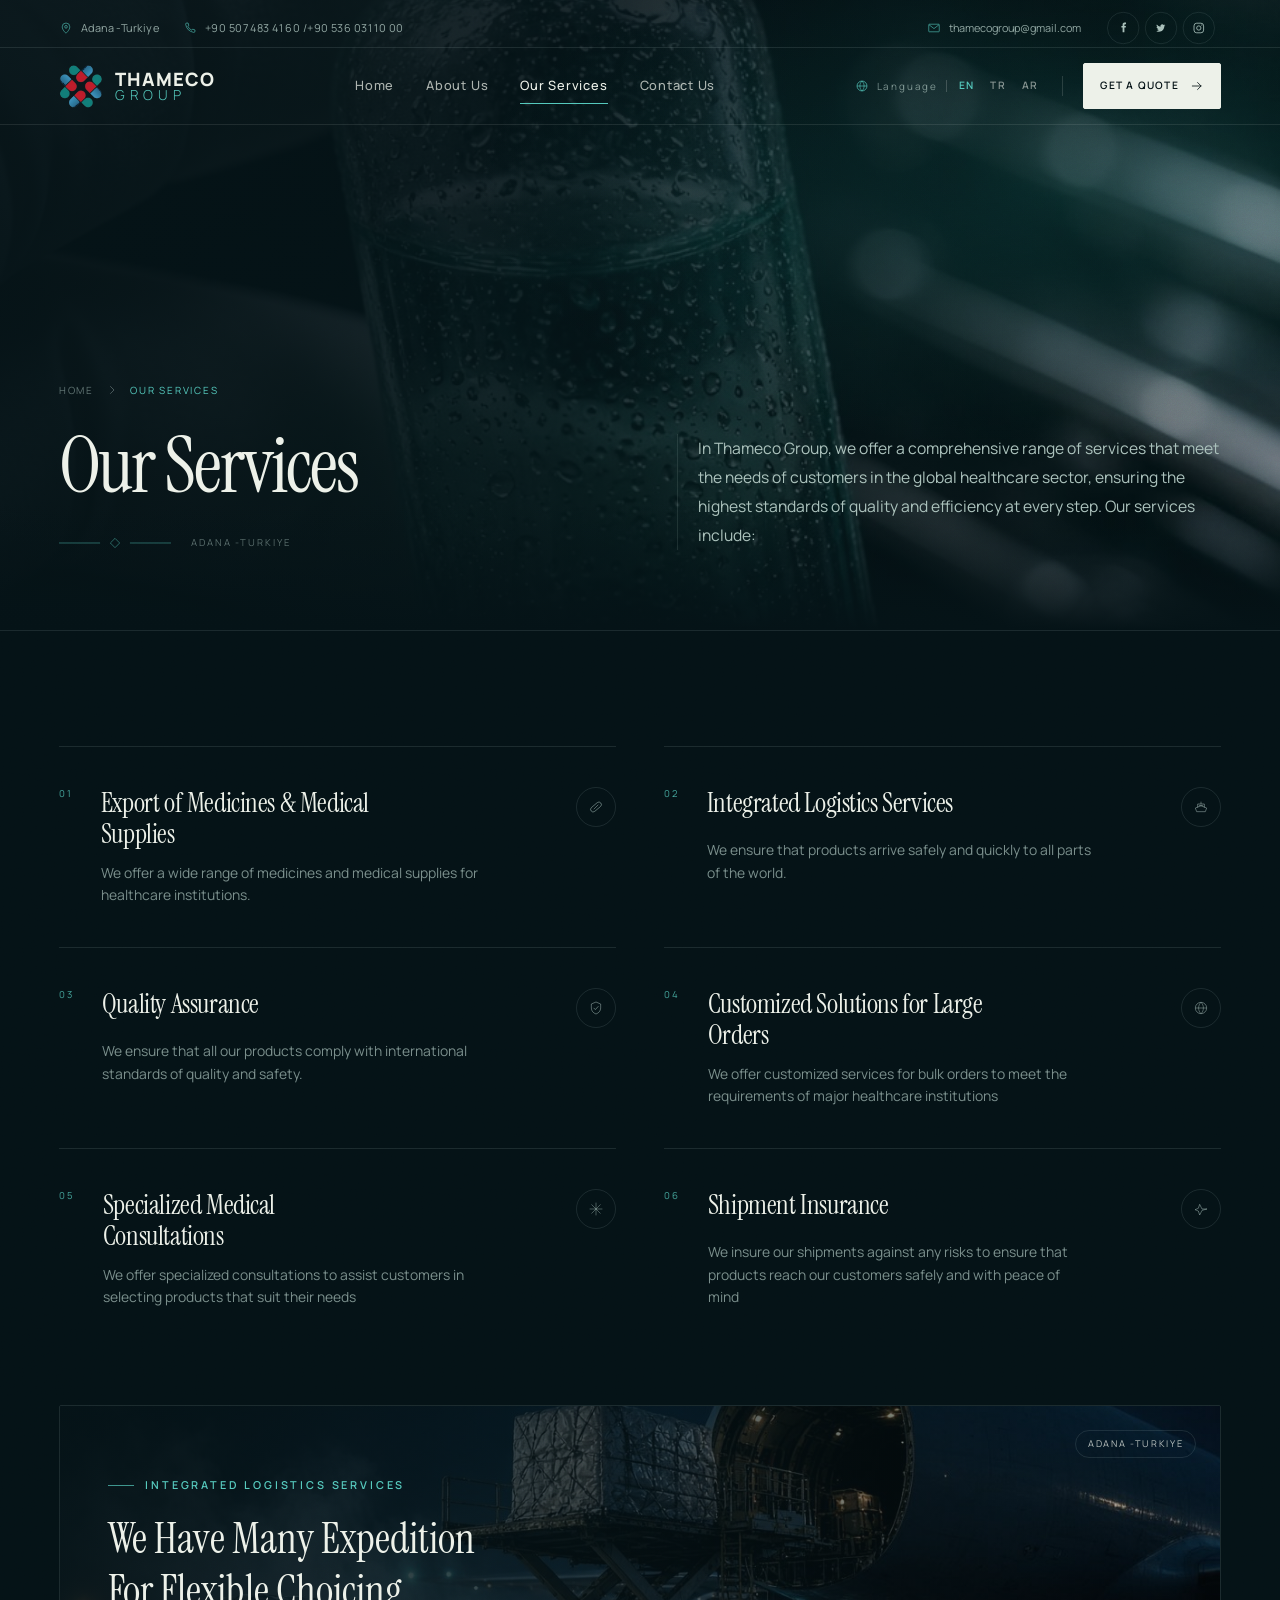
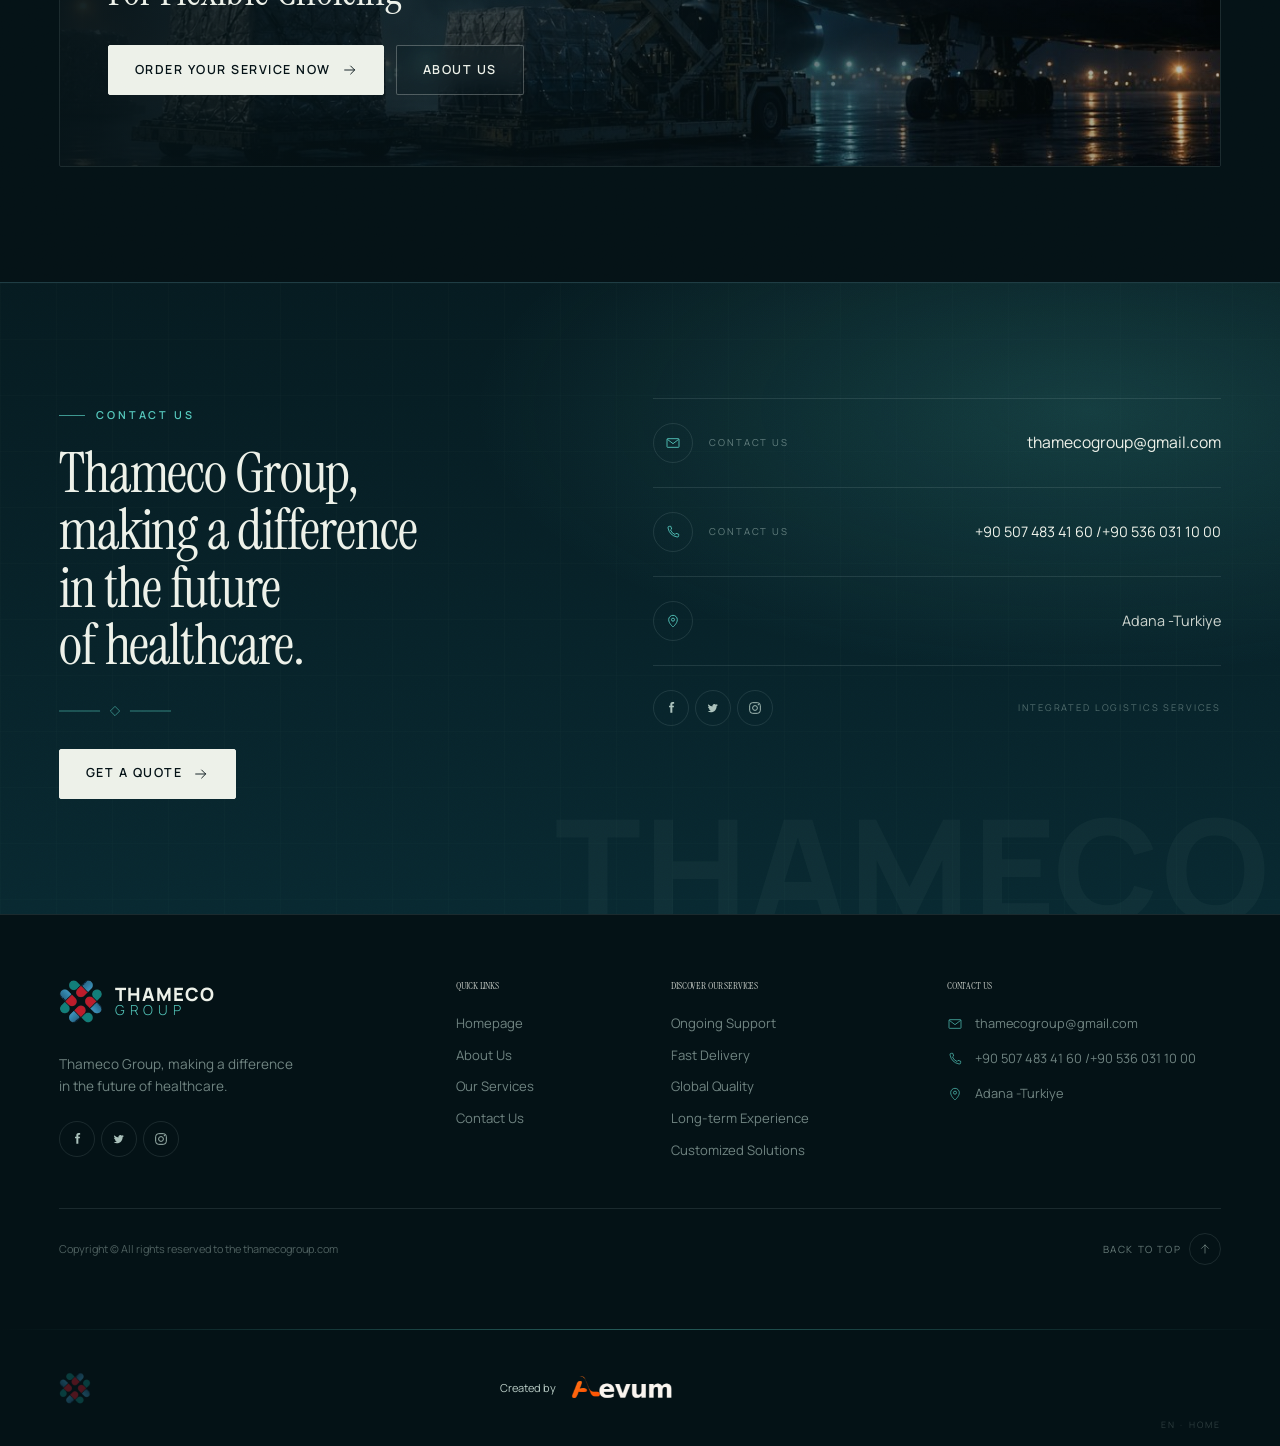
<file: services.html>
<!doctype html>
<html lang="en" dir="ltr" data-title-en="Our Services - Thameco Group" data-title-tr="Hizmetlerimiz - Thameco Group" data-title-ar="خدماتنا - Thameco Group">
<head>
<meta charset="UTF-8">
<meta name="viewport" content="width=device-width,initial-scale=1">
<meta name="theme-color" content="#041216">
<meta name="description" content="Thameco Group — export of medicines and medical supplies, integrated logistics services and quality assurance. Adana, Türkiye.">
<title>Our Services - Thameco Group</title>
<link rel="icon" href="images/favicon-original.png">
<link rel="stylesheet" href="shared/fonts.css">
<link rel="stylesheet" href="shared/reference-site.css">
<link rel="stylesheet" href="shared/brand-credit.css">
<link rel="stylesheet" href="shared/responsive-polish.css">
<link rel="stylesheet" href="services.css">
</head>
<body>
<a href="#main" class="skip-link">Skip to content</a>
<header class="site-header fixed inset-x-0 top-0 z-50 transition-[background-color,box-shadow,backdrop-filter] duration-500 bg-transparent">
  <div class="site-utility-bar hidden overflow-hidden border-b border-fog/10 transition-all duration-500 md:block max-h-12 opacity-100">
    <div class="container-x flex items-center justify-between py-2.5">
      <div class="flex items-center gap-6 text-[0.68rem] tracking-[0.04em] text-mist/85">
        <span class="inline-flex items-center gap-2">
          <svg viewBox="0 0 24 24" fill="none" class="h-3.5 w-3.5 text-teal/80" aria-hidden="true">
            <path d="M12 21s6.5-5.5 6.5-11a6.5 6.5 0 10-13 0C5.5 15.5 12 21 12 21z" stroke="currentColor" stroke-width="1.3">
          </path>
          <circle cx="12" cy="10" r="2.3" stroke="currentColor" stroke-width="1.3">
        </circle>
      </svg>
      <span data-en="Adana -Turkiye" data-tr="Adana -Türkiye" data-ar="أضنا -تركيا">Adana -Turkiye</span>
    </span>
    <a href="tel:+905074834160" class="inline-flex items-center gap-2 transition-colors hover:text-teal">
      <svg viewBox="0 0 24 24" fill="none" class="h-3.5 w-3.5 text-teal/80" aria-hidden="true">
        <path d="M6.6 3.5h2.1l1.3 4-1.8 1.4a12.6 12.6 0 006.9 6.9l1.4-1.8 4 1.3v2.1a2.1 2.1 0 01-2.3 2.1A17.5 17.5 0 014.5 5.8 2.1 2.1 0 016.6 3.5z" stroke="currentColor" stroke-width="1.3" stroke-linejoin="round">
      </path>
    </svg>
    <span dir="ltr">+90 507 483 41 60 /+90 536 031 10 00</span>
  </a>
</div>
<div class="flex items-center gap-5">
  <a href="mailto:thamecogroup@gmail.com" class="inline-flex items-center gap-2 text-[0.68rem] text-mist/85 transition-colors hover:text-teal">
    <svg viewBox="0 0 24 24" fill="none" class="h-3.5 w-3.5 text-teal/80" aria-hidden="true">
      <rect x="3" y="5.5" width="18" height="13" rx="1" stroke="currentColor" stroke-width="1.3">
    </rect>
    <path d="M3.5 6.5L12 13l8.5-6.5" stroke="currentColor" stroke-width="1.3" stroke-linejoin="round">
  </path>
</svg>thamecogroup@gmail.com</a>
<ul class="flex items-center gap-1.5 scale-90">
  <li>
    <a href="#" aria-label="Facebook" class="flex h-9 w-9 items-center justify-center rounded-full border transition-all duration-500 border-fog/15 text-mist hover:border-teal hover:text-teal">
      <svg viewBox="0 0 24 24" class="h-4 w-4" aria-hidden="true">
        <path d="M14 8.5V6.8c0-.8.5-1.1 1-1.1h1.7V3h-2.4c-2.4 0-3.3 1.7-3.3 3.4v2.1H9V11h2v8h3v-8h2.2l.3-2.5H14z" fill="currentColor">
      </path>
    </svg>
  </a>
</li>
<li>
  <a href="#" aria-label="Twitter" class="flex h-9 w-9 items-center justify-center rounded-full border transition-all duration-500 border-fog/15 text-mist hover:border-teal hover:text-teal">
    <svg viewBox="0 0 24 24" class="h-4 w-4" aria-hidden="true">
      <path d="M19 7.3c-.6.2-1.2.4-1.9.5.7-.4 1.2-1 1.5-1.7-.7.4-1.4.7-2.2.9a3.1 3.1 0 00-5.3 2.8A8.8 8.8 0 015 6.3a3.1 3.1 0 001 4.1c-.5 0-1-.1-1.4-.4 0 1.5 1.1 2.8 2.5 3.1-.5.1-1 .2-1.4.1a3.1 3.1 0 002.9 2.2A6.2 6.2 0 014 17a8.7 8.7 0 004.7 1.4c5.6 0 8.7-4.7 8.7-8.7v-.4c.6-.5 1.1-1 1.6-1.6z" fill="currentColor">
    </path>
  </svg>
</a>
</li>
<li>
  <a href="#" aria-label="Instagram" class="flex h-9 w-9 items-center justify-center rounded-full border transition-all duration-500 border-fog/15 text-mist hover:border-teal hover:text-teal">
    <svg viewBox="0 0 24 24" class="h-4 w-4" aria-hidden="true">
      <rect x="4" y="4" width="16" height="16" rx="4.5" stroke="currentColor" stroke-width="1.4" fill="none">
    </rect>
    <circle cx="12" cy="12" r="3.6" stroke="currentColor" stroke-width="1.4" fill="none">
  </circle>
  <circle cx="17" cy="7" r="1" fill="currentColor">
</circle>
</svg>
</a>
</li>
</ul>
</div>
</div>
</div>
<div class="site-header-bar container-x flex h-[68px] items-center justify-between gap-4 md:h-[76px]">
  <a href="/" class="group inline-flex items-center gap-3 shrink-0" aria-label="Thameco Group">
    <img alt="Thameco Group logo" width="44" height="44" class="h-10 w-10 object-contain transition-transform duration-700 group-hover:rotate-[45deg] sm:h-11 sm:w-11" src="images/site-visual-12.png">
    <span class="flex flex-col leading-none">
      <span class="font-sans text-[1.02rem] font-extrabold tracking-[0.06em] sm:text-[1.15rem] text-fog">THAMECO</span>
      <span class="font-sans text-[0.78rem] font-light tracking-[0.34em] sm:text-[0.86rem] text-teal">GROUP</span>
    </span>
  </a>
  <nav class="site-desktop-nav hidden items-center gap-8 md:flex" aria-label="Menu">
    <a href="/" class="nav-link" data-en="Home" data-tr="Ana Sayfa" data-ar="الصفحة الرئيسية">Home</a>
    <a href="/about" class="nav-link" data-en="About Us" data-tr="Hakkımızda" data-ar="نبذة عنا">About Us</a>
    <a href="/services" class="nav-link" aria-current="page" data-en="Our Services" data-tr="Hizmetlerimiz" data-ar="خدماتنا">Our Services</a>
    <a href="/contact" class="nav-link" data-en="Contact Us" data-tr="Bize Ulaşın" data-ar="تواصل معنا">Contact Us</a>
  </nav>
  <div class="site-desktop-actions hidden items-center gap-5 md:flex">
    <div class="flex items-center gap-2" role="group" aria-label="Language" data-en-aria-label="Language" data-tr-aria-label="Dil" data-ar-aria-label="اللغة">
      <svg viewBox="0 0 24 24" fill="none" class="h-3.5 w-3.5 text-teal" aria-hidden="true">
        <circle cx="12" cy="12" r="8.5" stroke="currentColor" stroke-width="1.2">
      </circle>
      <path d="M3.5 12h17M12 3.5c2.4 2.4 3.6 5.3 3.6 8.5S14.4 18.1 12 20.5C9.6 18.1 8.4 15.2 8.4 12S9.6 5.9 12 3.5z" stroke="currentColor" stroke-width="1.1">
    </path>
  </svg>
  <span class="hidden text-[0.62rem] tracking-[0.18em] text-mist/70 xl:inline" data-en="Language" data-tr="Dil" data-ar="اللغة">Language</span>
  <span class="h-3 w-px bg-fog/20" aria-hidden="true">
  </span>
  <button type="button" aria-pressed="true" title="English" class="rounded-sm px-1 py-1.5 text-[0.64rem] font-semibold tracking-[0.12em] transition-colors text-teal" data-en-title="English" data-tr-title="İngilizce" data-ar-title="الإنجليزية" data-set-lang="en">
    <span aria-hidden="true">EN</span>
    <span class="sr-only" data-en="English" data-tr="İngilizce" data-ar="الإنجليزية">English</span>
  </button>
  <button type="button" aria-pressed="false" title="Turkish" class="rounded-sm px-1 py-1.5 text-[0.64rem] font-semibold tracking-[0.12em] transition-colors text-fog/55 hover:text-fog" data-en-title="Turkish" data-tr-title="Türkçe" data-ar-title="التركية" data-set-lang="tr">
    <span aria-hidden="true">TR</span>
    <span class="sr-only" data-en="Turkish" data-tr="Türkçe" data-ar="التركية">Turkish</span>
  </button>
  <button type="button" aria-pressed="false" title="Arabic" class="rounded-sm px-1 py-1.5 text-[0.64rem] font-semibold tracking-[0.12em] transition-colors text-fog/55 hover:text-fog" data-en-title="Arabic" data-tr-title="Arapça" data-ar-title="العربية" data-set-lang="ar">
    <span aria-hidden="true">AR</span>
    <span class="sr-only" data-en="Arabic" data-tr="Arapça" data-ar="العربية">Arabic</span>
  </button>
</div>
<span class="h-5 w-px bg-fog/15" aria-hidden="true">
</span>
<a href="/contact" class="btn btn-primary !min-h-[40px] !px-4 !text-[0.64rem]">
  <span data-en="Get a Quote" data-tr="Teklif Alın" data-ar="احصل على عرض أسعار">Get a Quote</span>
  <svg viewBox="0 0 24 24" fill="none" class="rtl:-scale-x-100 h-3.5 w-3.5" aria-hidden="true">
    <path d="M4 12h15M13 6l6 6-6 6" stroke="currentColor" stroke-width="1.4" stroke-linecap="round" stroke-linejoin="round">
  </path>
</svg>
</a>
</div>
<div class="site-mobile-actions flex items-center gap-3 md:hidden">
  <div class="flex items-center gap-0.5 rounded-full border border-fog/15 px-1.5 py-1">
    <div class="flex items-center gap-2" role="group" aria-label="Language" data-en-aria-label="Language" data-tr-aria-label="Dil" data-ar-aria-label="اللغة">
      <svg viewBox="0 0 24 24" fill="none" class="h-3.5 w-3.5 text-teal" aria-hidden="true">
        <circle cx="12" cy="12" r="8.5" stroke="currentColor" stroke-width="1.2">
      </circle>
      <path d="M3.5 12h17M12 3.5c2.4 2.4 3.6 5.3 3.6 8.5S14.4 18.1 12 20.5C9.6 18.1 8.4 15.2 8.4 12S9.6 5.9 12 3.5z" stroke="currentColor" stroke-width="1.1">
    </path>
  </svg>
  <span class="hidden text-[0.62rem] tracking-[0.18em] text-mist/70 xl:inline" data-en="Language" data-tr="Dil" data-ar="اللغة">Language</span>
  <span class="h-3 w-px bg-fog/20" aria-hidden="true">
  </span>
  <button type="button" aria-pressed="true" title="English" class="rounded-sm px-1 py-1.5 text-[0.64rem] font-semibold tracking-[0.12em] transition-colors text-teal" data-en-title="English" data-tr-title="İngilizce" data-ar-title="الإنجليزية" data-set-lang="en">
    <span aria-hidden="true">EN</span>
    <span class="sr-only" data-en="English" data-tr="İngilizce" data-ar="الإنجليزية">English</span>
  </button>
  <button type="button" aria-pressed="false" title="Turkish" class="rounded-sm px-1 py-1.5 text-[0.64rem] font-semibold tracking-[0.12em] transition-colors text-fog/55 hover:text-fog" data-en-title="Turkish" data-tr-title="Türkçe" data-ar-title="التركية" data-set-lang="tr">
    <span aria-hidden="true">TR</span>
    <span class="sr-only" data-en="Turkish" data-tr="Türkçe" data-ar="التركية">Turkish</span>
  </button>
  <button type="button" aria-pressed="false" title="Arabic" class="rounded-sm px-1 py-1.5 text-[0.64rem] font-semibold tracking-[0.12em] transition-colors text-fog/55 hover:text-fog" data-en-title="Arabic" data-tr-title="Arapça" data-ar-title="العربية" data-set-lang="ar">
    <span aria-hidden="true">AR</span>
    <span class="sr-only" data-en="Arabic" data-tr="Arapça" data-ar="العربية">Arabic</span>
  </button>
</div>
</div>
<button type="button" aria-label="Menu" aria-expanded="false" class="flex h-10 w-10 items-center justify-center rounded-full border border-fog/20 text-fog transition-colors hover:border-teal hover:text-teal">
  <svg viewBox="0 0 24 24" fill="none" class="h-5 w-5" aria-hidden="true">
    <path d="M3 7h18M3 12h18M3 17h12" stroke="currentColor" stroke-width="1.4" stroke-linecap="round">
  </path>
</svg>
</button>
</div>
</div>
<div class="h-px w-full bg-fog/10" aria-hidden="true">
  <div class="h-px origin-left bg-gradient-to-r from-teal to-jade transition-[width] duration-150 ease-out" style="width: 0%;">
  </div>
</div>
</header>
<div class="site-mobile-dialog fixed inset-0 z-[60] flex flex-col bg-ink text-fog backdrop-blur-xl transition-all duration-500 md:hidden pointer-events-none opacity-0" role="dialog" aria-modal="true" aria-label="Menu" aria-hidden="true">
  <div class="pointer-events-none absolute inset-0 bg-[radial-gradient(120%_80%_at_80%_0%,rgba(28,141,132,0.25),transparent_60%)]">
  </div>
  <div class="container-x relative flex h-[68px] items-center justify-between">
    <a href="/" class="group inline-flex items-center gap-3" aria-label="Thameco Group">
      <img alt="Thameco Group logo" width="44" height="44" class="h-10 w-10 object-contain transition-transform duration-700 group-hover:rotate-[45deg] sm:h-11 sm:w-11" src="images/site-visual-12.png">
      <span class="flex flex-col leading-none">
        <span class="font-sans text-[1.02rem] font-extrabold tracking-[0.06em] sm:text-[1.15rem] text-fog">THAMECO</span>
        <span class="font-sans text-[0.78rem] font-light tracking-[0.34em] sm:text-[0.86rem] text-teal">GROUP</span>
      </span>
    </a>
    <button type="button" aria-label="Close" class="flex h-10 w-10 items-center justify-center rounded-full border border-fog/20 text-fog" data-en-aria-label="Close" data-tr-aria-label="Kapat" data-ar-aria-label="إغلاق" data-menu="close">
      <svg viewBox="0 0 24 24" fill="none" class="h-5 w-5" aria-hidden="true">
        <path d="M6 6l12 12M18 6L6 18" stroke="currentColor" stroke-width="1.4" stroke-linecap="round">
      </path>
    </svg>
  </button>
</div>
<div class="container-x relative flex flex-1 flex-col justify-between gap-8 overflow-y-auto pb-10 pt-6">
  <nav class="flex flex-col gap-1" aria-label="Menu">
    <a href="/" class="group flex items-baseline justify-between border-b border-fog/10 py-4">
      <span class="font-display text-[2.1rem] leading-none text-fog group-hover:text-teal" data-en="Home" data-tr="Ana Sayfa" data-ar="الصفحة الرئيسية">Home</span>
      <span class="font-sans text-[0.6rem] tracking-[0.2em] text-teal/70">01</span>
    </a>
    <a href="/about" class="group flex items-baseline justify-between border-b border-fog/10 py-4">
      <span class="font-display text-[2.1rem] leading-none text-fog group-hover:text-teal" data-en="About Us" data-tr="Hakkımızda" data-ar="نبذة عنا">About Us</span>
      <span class="font-sans text-[0.6rem] tracking-[0.2em] text-teal/70">02</span>
    </a>
    <a href="/services" class="group flex items-baseline justify-between border-b border-fog/10 py-4">
      <span class="font-display text-[2.1rem] leading-none text-fog group-hover:text-teal" data-en="Our Services" data-tr="Hizmetlerimiz" data-ar="خدماتنا">Our Services</span>
      <span class="font-sans text-[0.6rem] tracking-[0.2em] text-teal/70">03</span>
    </a>
    <a href="/contact" class="group flex items-baseline justify-between border-b border-fog/10 py-4">
      <span class="font-display text-[2.1rem] leading-none text-fog group-hover:text-teal" data-en="Contact Us" data-tr="Bize Ulaşın" data-ar="تواصل معنا">Contact Us</span>
      <span class="font-sans text-[0.6rem] tracking-[0.2em] text-teal/70">04</span>
    </a>
  </nav>
  <div class="grid gap-7">
    <div class="flex flex-col gap-2" role="group" aria-label="Language" data-en-aria-label="Language" data-tr-aria-label="Dil" data-ar-aria-label="اللغة">
      <button type="button" aria-pressed="true" class="flex items-center justify-between border-b border-fog/10 pb-2 text-start transition-colors text-teal" data-set-lang="en">
        <span class="font-display text-2xl" data-en="English" data-tr="İngilizce" data-ar="الإنجليزية">English</span>
        <span class="font-sans text-[0.6rem] tracking-[0.2em]">EN</span>
      </button>
      <button type="button" aria-pressed="false" class="flex items-center justify-between border-b border-fog/10 pb-2 text-start transition-colors text-fog/65 hover:text-fog" data-set-lang="tr">
        <span class="font-display text-2xl" data-en="Turkish" data-tr="Türkçe" data-ar="التركية">Turkish</span>
        <span class="font-sans text-[0.6rem] tracking-[0.2em]">TR</span>
      </button>
      <button type="button" aria-pressed="false" class="flex items-center justify-between border-b border-fog/10 pb-2 text-start transition-colors text-fog/65 hover:text-fog" data-set-lang="ar">
        <span class="font-display text-2xl" data-en="Arabic" data-tr="Arapça" data-ar="العربية">Arabic</span>
        <span class="font-sans text-[0.6rem] tracking-[0.2em]">AR</span>
      </button>
    </div>
    <div class="space-y-3 text-sm text-mist">
      <a href="tel:+905074834160" class="flex items-center gap-3" dir="ltr">
        <svg viewBox="0 0 24 24" fill="none" class="h-4 w-4 text-teal" aria-hidden="true">
          <path d="M6.6 3.5h2.1l1.3 4-1.8 1.4a12.6 12.6 0 006.9 6.9l1.4-1.8 4 1.3v2.1a2.1 2.1 0 01-2.3 2.1A17.5 17.5 0 014.5 5.8 2.1 2.1 0 016.6 3.5z" stroke="currentColor" stroke-width="1.3" stroke-linejoin="round">
        </path>
      </svg>
      <span>+90 507 483 41 60 /+90 536 031 10 00</span>
    </a>
    <a href="mailto:thamecogroup@gmail.com" class="flex items-center gap-3">
      <svg viewBox="0 0 24 24" fill="none" class="h-4 w-4 text-teal" aria-hidden="true">
        <rect x="3" y="5.5" width="18" height="13" rx="1" stroke="currentColor" stroke-width="1.3">
      </rect>
      <path d="M3.5 6.5L12 13l8.5-6.5" stroke="currentColor" stroke-width="1.3" stroke-linejoin="round">
    </path>
  </svg>thamecogroup@gmail.com</a>
  <p class="flex items-center gap-3">
    <svg viewBox="0 0 24 24" fill="none" class="h-4 w-4 text-teal" aria-hidden="true">
      <path d="M12 21s6.5-5.5 6.5-11a6.5 6.5 0 10-13 0C5.5 15.5 12 21 12 21z" stroke="currentColor" stroke-width="1.3">
    </path>
    <circle cx="12" cy="10" r="2.3" stroke="currentColor" stroke-width="1.3">
  </circle>
</svg>
<span data-en="Adana -Turkiye" data-tr="Adana -Türkiye" data-ar="أضنا -تركيا">Adana -Turkiye</span>
</p>
</div>
<a href="/contact" class="btn btn-primary w-full">
  <span data-en="Get a Quote" data-tr="Teklif Alın" data-ar="احصل على عرض أسعار">Get a Quote</span>
  <svg viewBox="0 0 24 24" fill="none" class="rtl:-scale-x-100 h-4 w-4" aria-hidden="true">
    <path d="M4 12h15M13 6l6 6-6 6" stroke="currentColor" stroke-width="1.4" stroke-linecap="round" stroke-linejoin="round">
  </path>
</svg>
</a>
<ul class="flex items-center gap-1.5">
  <li>
    <a href="#" aria-label="Facebook" class="flex h-9 w-9 items-center justify-center rounded-full border transition-all duration-500 border-fog/15 text-mist hover:border-teal hover:text-teal">
      <svg viewBox="0 0 24 24" class="h-4 w-4" aria-hidden="true">
        <path d="M14 8.5V6.8c0-.8.5-1.1 1-1.1h1.7V3h-2.4c-2.4 0-3.3 1.7-3.3 3.4v2.1H9V11h2v8h3v-8h2.2l.3-2.5H14z" fill="currentColor">
      </path>
    </svg>
  </a>
</li>
<li>
  <a href="#" aria-label="Twitter" class="flex h-9 w-9 items-center justify-center rounded-full border transition-all duration-500 border-fog/15 text-mist hover:border-teal hover:text-teal">
    <svg viewBox="0 0 24 24" class="h-4 w-4" aria-hidden="true">
      <path d="M19 7.3c-.6.2-1.2.4-1.9.5.7-.4 1.2-1 1.5-1.7-.7.4-1.4.7-2.2.9a3.1 3.1 0 00-5.3 2.8A8.8 8.8 0 015 6.3a3.1 3.1 0 001 4.1c-.5 0-1-.1-1.4-.4 0 1.5 1.1 2.8 2.5 3.1-.5.1-1 .2-1.4.1a3.1 3.1 0 002.9 2.2A6.2 6.2 0 014 17a8.7 8.7 0 004.7 1.4c5.6 0 8.7-4.7 8.7-8.7v-.4c.6-.5 1.1-1 1.6-1.6z" fill="currentColor">
    </path>
  </svg>
</a>
</li>
<li>
  <a href="#" aria-label="Instagram" class="flex h-9 w-9 items-center justify-center rounded-full border transition-all duration-500 border-fog/15 text-mist hover:border-teal hover:text-teal">
    <svg viewBox="0 0 24 24" class="h-4 w-4" aria-hidden="true">
      <rect x="4" y="4" width="16" height="16" rx="4.5" stroke="currentColor" stroke-width="1.4" fill="none">
    </rect>
    <circle cx="12" cy="12" r="3.6" stroke="currentColor" stroke-width="1.4" fill="none">
  </circle>
  <circle cx="17" cy="7" r="1" fill="currentColor">
</circle>
</svg>
</a>
</li>
</ul>
</div>
</div>
</div>
<div class="page-enter">
  <div class="relative min-h-screen bg-ink">
    <main id="main">
      <section class="grain relative overflow-hidden border-b border-fog/10">
        <div class="absolute inset-0">
          <img alt="" aria-hidden="true" class="h-full w-full object-cover object-center" loading="eager" decoding="async" src="images/site-visual-08.jpg">
          <div class="absolute inset-0 bg-[linear-gradient(100deg,rgba(4,18,22,0.97)_0%,rgba(4,18,22,0.9)_45%,rgba(4,18,22,0.45)_100%)]">
          </div>
          <div class="absolute inset-0 bg-[radial-gradient(80%_70%_at_85%_30%,rgba(28,141,132,0.2),transparent_60%)]">
          </div>
          <div class="absolute inset-x-0 bottom-0 h-32 bg-gradient-to-b from-transparent to-ink">
          </div>
        </div>
        <div class="container-x relative flex min-h-[78svh] flex-col justify-end pb-16 pt-[132px] sm:min-h-[70svh] lg:pb-20">
          <nav aria-label="Breadcrumb" class="flex items-center gap-3 text-[0.62rem] tracking-[0.18em] text-mist/55 uppercase">
            <a href="/" class="transition-colors hover:text-teal" data-en="Home" data-tr="Ana Sayfa" data-ar="الصفحة الرئيسية">Home</a>
            <svg viewBox="0 0 24 24" fill="none" class="h-3 w-3 rtl:-scale-x-100" aria-hidden="true">
              <path d="M9 5l7 7-7 7" stroke="currentColor" stroke-width="1.4" stroke-linecap="round" stroke-linejoin="round">
            </path>
          </svg>
          <span class="text-teal" data-en="Our Services" data-tr="Hizmetlerimiz" data-ar="خدماتنا">Our Services</span>
        </nav>
        <div class="mt-8 grid items-end gap-8 lg:grid-cols-[1fr_auto]">
          <div>
            <h1 class="display-xl max-w-[15ch] text-balance text-fog" data-en="Our Services" data-tr="Hizmetlerimiz" data-ar="خدماتنا">Our Services</h1>
            <div class="mt-8 flex items-center gap-5">
              <svg viewBox="0 0 120 12" class="h-3 w-28 text-teal/60 opacity-80" fill="none" aria-hidden="true">
                <path d="M0 6h44" stroke="currentColor" stroke-width="1">
              </path>
              <path d="M60 1l5 5-5 5-5-5 5-5z" stroke="currentColor" stroke-width="1">
            </path>
            <path d="M76 6h44" stroke="currentColor" stroke-width="1">
          </path>
        </svg>
        <span class="text-[0.6rem] tracking-[0.2em] text-mist/50 uppercase" data-en="Adana -Turkiye" data-tr="Adana -Türkiye" data-ar="أضنا -تركيا">Adana -Turkiye</span>
      </div>
    </div>
    <div class="reveal max-w-[34rem]" style="--reveal-delay: 150ms;">
      <p class="lede border-s border-teal/40 ps-5 text-[0.96rem]" data-en="In Thameco Group, we offer a comprehensive range of services that meet the needs of customers in the global healthcare sector, ensuring the highest standards of quality and efficiency at every step. Our services include:" data-tr="TAMICO Group’ta, küresel sağlık sektöründeki müşterilerin ihtiyaçlarını karşılayan ve her adımda en yüksek kalite ve verimlilik standartlarını sağlayan kapsamlı bir hizmet yelpazesi sunuyoruz. Hizmetlerimiz şunları içerir" data-ar="نقدم في مجموعة تاميكو, مجموعة شاملة من الخدمات التي تلبي احتياجات العملاء في قطاع الرعاية الصحية العالمي، بما يضمن أعلى معايير الجودة والكفاءة في كل خطوة. تشمل خدماتنا ما يلي">In Thameco Group, we offer a comprehensive range of services that meet the needs of customers in the global healthcare sector, ensuring the highest standards of quality and efficiency at every step. Our services include:</p>
    </div>
  </div>
</div>
</section>
<section class="grain relative overflow-hidden bg-ink" aria-label="Our Services" data-en-aria-label="Our Services" data-tr-aria-label="Hizmetlerimiz" data-ar-aria-label="خدماتنا">
  <div class="container-x section-pad">
    <div class="grid gap-x-12 lg:grid-cols-2">
      <div class="reveal" style="--reveal-delay: 0ms;">
        <article class="group relative flex gap-5 border-t border-fog/14 py-8 sm:gap-7 sm:py-10">
          <span class="font-sans text-[0.6rem] tracking-[0.2em] text-teal/80">01</span>
          <div class="flex-1">
            <div class="flex items-start justify-between gap-4">
              <h2 class="font-display max-w-[24ch] text-[1.4rem] leading-[1.15] text-fog sm:text-[1.7rem]" data-en="Export of Medicines &amp; Medical Supplies" data-tr="İlaç ve tıbbi malzeme ihracatı" data-ar="تصدير الأدوية والمستلزمات الطبية">Export of Medicines &amp; Medical Supplies</h2>
              <span class="flex h-10 w-10 shrink-0 items-center justify-center rounded-full border border-fog/15 text-mist/60 transition-colors group-hover:border-teal group-hover:text-teal">
                <svg viewBox="0 0 24 24" fill="none" class="h-4 w-4" aria-hidden="true">
                  <rect x="2.6" y="8.2" width="18.8" height="7.6" rx="3.8" transform="rotate(-40 12 12)" stroke="currentColor" stroke-width="1.2">
                </rect>
                <path d="M8.6 15.4l6.8-6.8" stroke="currentColor" stroke-width="1.2">
              </path>
            </svg>
          </span>
        </div>
        <p class="mt-3 max-w-[48ch] text-[0.87rem] leading-relaxed text-mist/70" data-en="We offer a wide range of medicines and medical supplies for healthcare institutions." data-tr="Sağlık kuruluşları için geniş bir ilaç ve tıbbi malzeme yelpazesi sunuyoruz." data-ar="نقدم مجموعة كبيرة من الأدوية والمستلزمات الطبية لمؤسسات الرعاية الصحية.">We offer a wide range of medicines and medical supplies for healthcare institutions.</p>
        <span class="absolute inset-x-0 top-0 h-px w-0 bg-teal/70 transition-[width] duration-700 group-hover:w-full" aria-hidden="true">
        </span>
      </div>
    </article>
  </div>
  <div class="reveal" style="--reveal-delay: 80ms;">
    <article class="group relative flex gap-5 border-t border-fog/14 py-8 sm:gap-7 sm:py-10">
      <span class="font-sans text-[0.6rem] tracking-[0.2em] text-teal/80">02</span>
      <div class="flex-1">
        <div class="flex items-start justify-between gap-4">
          <h2 class="font-display max-w-[24ch] text-[1.4rem] leading-[1.15] text-fog sm:text-[1.7rem]" data-en="Integrated Logistics Services" data-tr="Entegre Lojistik Hizmetleri" data-ar="الخدمات اللوجستية المتكاملة">Integrated Logistics Services</h2>
          <span class="flex h-10 w-10 shrink-0 items-center justify-center rounded-full border border-fog/15 text-mist/60 transition-colors group-hover:border-teal group-hover:text-teal">
            <svg viewBox="0 0 24 24" fill="none" class="h-4 w-4" aria-hidden="true">
              <path d="M3.5 13.5L12 10l8.5 3.5-2 5.5h-13l-2-5.5z" stroke="currentColor" stroke-width="1.2" stroke-linejoin="round">
            </path>
            <path d="M7 13V7.5h10V13M12 7.5V4M9 10h6" stroke="currentColor" stroke-width="1.2" stroke-linejoin="round">
          </path>
        </svg>
      </span>
    </div>
    <p class="mt-3 max-w-[48ch] text-[0.87rem] leading-relaxed text-mist/70" data-en="We ensure that products arrive safely and quickly to all parts of the world." data-tr="Ürünlerin dünyanın her köşesine güvenli ve hızlı bir şekilde ulaşmasını sağlıyoruz." data-ar="نضمن وصول المنتجات بأمان وسرعة إلى جميع أنحاء العالم.">We ensure that products arrive safely and quickly to all parts of the world.</p>
    <span class="absolute inset-x-0 top-0 h-px w-0 bg-teal/70 transition-[width] duration-700 group-hover:w-full" aria-hidden="true">
    </span>
  </div>
</article>
</div>
<div class="reveal" style="--reveal-delay: 0ms;">
  <article class="group relative flex gap-5 border-t border-fog/14 py-8 sm:gap-7 sm:py-10">
    <span class="font-sans text-[0.6rem] tracking-[0.2em] text-teal/80">03</span>
    <div class="flex-1">
      <div class="flex items-start justify-between gap-4">
        <h2 class="font-display max-w-[24ch] text-[1.4rem] leading-[1.15] text-fog sm:text-[1.7rem]" data-en="Quality Assurance" data-tr="Kalite Güvence" data-ar="ضمان الجودة">Quality Assurance</h2>
        <span class="flex h-10 w-10 shrink-0 items-center justify-center rounded-full border border-fog/15 text-mist/60 transition-colors group-hover:border-teal group-hover:text-teal">
          <svg viewBox="0 0 24 24" fill="none" class="h-4 w-4" aria-hidden="true">
            <path d="M12 3l7 3v6c0 4.4-3 7.6-7 9-4-1.4-7-4.6-7-9V6l7-3z" stroke="currentColor" stroke-width="1.2">
          </path>
          <path d="M8.8 12.2l2.2 2.2 4.2-4.6" stroke="currentColor" stroke-width="1.3" stroke-linecap="round" stroke-linejoin="round">
        </path>
      </svg>
    </span>
  </div>
  <p class="mt-3 max-w-[48ch] text-[0.87rem] leading-relaxed text-mist/70" data-en="We ensure that all our products comply with international standards of quality and safety." data-tr="Tüm ürünlerimizin uluslararası kalite ve güvenlik standartlarına uygun olmasını sağlıyoruz." data-ar="نضمن أن جميع منتجاتنا تتوافق مع المعايير الدولية للجودة والسلامة.">We ensure that all our products comply with international standards of quality and safety.</p>
  <span class="absolute inset-x-0 top-0 h-px w-0 bg-teal/70 transition-[width] duration-700 group-hover:w-full" aria-hidden="true">
  </span>
</div>
</article>
</div>
<div class="reveal" style="--reveal-delay: 80ms;">
  <article class="group relative flex gap-5 border-t border-fog/14 py-8 sm:gap-7 sm:py-10">
    <span class="font-sans text-[0.6rem] tracking-[0.2em] text-teal/80">04</span>
    <div class="flex-1">
      <div class="flex items-start justify-between gap-4">
        <h2 class="font-display max-w-[24ch] text-[1.4rem] leading-[1.15] text-fog sm:text-[1.7rem]" data-en="Customized Solutions for Large Orders" data-tr="Büyük siparişler için özelleştirilmiş çözümler" data-ar="حلول مخصصة للطلبات الكبيرة">Customized Solutions for Large Orders</h2>
        <span class="flex h-10 w-10 shrink-0 items-center justify-center rounded-full border border-fog/15 text-mist/60 transition-colors group-hover:border-teal group-hover:text-teal">
          <svg viewBox="0 0 24 24" fill="none" class="h-4 w-4" aria-hidden="true">
            <circle cx="12" cy="12" r="8.5" stroke="currentColor" stroke-width="1.2">
          </circle>
          <path d="M3.5 12h17M12 3.5c2.4 2.4 3.6 5.3 3.6 8.5S14.4 18.1 12 20.5C9.6 18.1 8.4 15.2 8.4 12S9.6 5.9 12 3.5z" stroke="currentColor" stroke-width="1.1">
        </path>
      </svg>
    </span>
  </div>
  <p class="mt-3 max-w-[48ch] text-[0.87rem] leading-relaxed text-mist/70" data-en="We offer customized services for bulk orders to meet the requirements of major healthcare institutions" data-tr="Büyük sağlık kuruluşlarının gereksinimlerini karşılamak üzere büyük siparişler için özelleştirilmiş hizmetler sunuyoruz" data-ar="نقدم خدمات مخصصة للطلبات الكبيرة لتلبية متطلبات مؤسسات الرعاية الصحية الكبرى">We offer customized services for bulk orders to meet the requirements of major healthcare institutions</p>
  <span class="absolute inset-x-0 top-0 h-px w-0 bg-teal/70 transition-[width] duration-700 group-hover:w-full" aria-hidden="true">
  </span>
</div>
</article>
</div>
<div class="reveal" style="--reveal-delay: 0ms;">
  <article class="group relative flex gap-5 border-t border-fog/14 py-8 sm:gap-7 sm:py-10">
    <span class="font-sans text-[0.6rem] tracking-[0.2em] text-teal/80">05</span>
    <div class="flex-1">
      <div class="flex items-start justify-between gap-4">
        <h2 class="font-display max-w-[24ch] text-[1.4rem] leading-[1.15] text-fog sm:text-[1.7rem]" data-en="Specialized Medical Consultations" data-tr="Uzman Tıbbi Konsültasyonlar" data-ar="الاستشارات الطبية المتخصصة">Specialized Medical Consultations</h2>
        <span class="flex h-10 w-10 shrink-0 items-center justify-center rounded-full border border-fog/15 text-mist/60 transition-colors group-hover:border-teal group-hover:text-teal">
          <svg viewBox="0 0 24 24" fill="none" class="h-4 w-4" aria-hidden="true">
            <path d="M12 3v18M3 12h18M5.6 5.6l12.8 12.8M18.4 5.6L5.6 18.4" stroke="currentColor" stroke-width="1" stroke-linecap="round">
          </path>
        </svg>
      </span>
    </div>
    <p class="mt-3 max-w-[48ch] text-[0.87rem] leading-relaxed text-mist/70" data-en="We offer specialized consultations to assist customers in selecting products that suit their needs" data-tr="Müşterilerin ihtiyaçlarına en uygun ürünleri seçmelerine yardımcı olmak için uzman tavsiyesi sağlamak" data-ar="قدم استشارات متخصصة لمساعدة العملاء في اختيار المنتجات التي تناسب احتياجاتهم">We offer specialized consultations to assist customers in selecting products that suit their needs</p>
    <span class="absolute inset-x-0 top-0 h-px w-0 bg-teal/70 transition-[width] duration-700 group-hover:w-full" aria-hidden="true">
    </span>
  </div>
</article>
</div>
<div class="reveal" style="--reveal-delay: 80ms;">
  <article class="group relative flex gap-5 border-t border-fog/14 py-8 sm:gap-7 sm:py-10">
    <span class="font-sans text-[0.6rem] tracking-[0.2em] text-teal/80">06</span>
    <div class="flex-1">
      <div class="flex items-start justify-between gap-4">
        <h2 class="font-display max-w-[24ch] text-[1.4rem] leading-[1.15] text-fog sm:text-[1.7rem]" data-en="Shipment Insurance" data-tr="Güvenli Gönderiler" data-ar="تأمين الشحنات">Shipment Insurance</h2>
        <span class="flex h-10 w-10 shrink-0 items-center justify-center rounded-full border border-fog/15 text-mist/60 transition-colors group-hover:border-teal group-hover:text-teal">
          <svg viewBox="0 0 24 24" fill="none" class="h-4 w-4" aria-hidden="true">
            <path d="M21 12l-7.5 2L10 21l-2-6-5-2 5-2 2-6 3.5 7L21 12z" stroke="currentColor" stroke-width="1.2" stroke-linejoin="round">
          </path>
        </svg>
      </span>
    </div>
    <p class="mt-3 max-w-[48ch] text-[0.87rem] leading-relaxed text-mist/70" data-en="We insure our shipments against any risks to ensure that products reach our customers safely and with peace of mind" data-tr="Ürünlerin müşterilerimize güvenli ve emniyetli bir şekilde ulaşmasını sağlamak için gönderilerimizi her türlü riske karşı sigortalıyoruz." data-ar="نقوم بالتأمين على شحناتنا ضد أي مخاطر لضمان وصول المنتجات إلى عملائنا بأمان وراحة بال">We insure our shipments against any risks to ensure that products reach our customers safely and with peace of mind</p>
    <span class="absolute inset-x-0 top-0 h-px w-0 bg-teal/70 transition-[width] duration-700 group-hover:w-full" aria-hidden="true">
    </span>
  </div>
</article>
</div>
</div>
<div class="reveal" style="--reveal-delay: 120ms;">
  <div class="relative mt-14 overflow-hidden rounded-[2px] border border-fog/12">
    <img alt="Our Services" loading="lazy" decoding="async" class="h-[280px] w-full object-cover sm:h-[360px]" src="images/site-visual-05.jpg" data-en-alt="Our Services" data-tr-alt="Hizmetlerimiz" data-ar-alt="خدماتنا">
    <div class="absolute inset-0 bg-[linear-gradient(100deg,rgba(4,18,22,0.95)_0%,rgba(4,18,22,0.72)_48%,rgba(4,18,22,0.25)_100%)]">
    </div>
    <div class="absolute inset-0 flex flex-col justify-center p-7 sm:p-12">
      <p class="eyebrow" data-en="Integrated Logistics Services" data-tr="Entegre Lojistik Hizmetleri" data-ar="الخدمات اللوجستية المتكاملة">Integrated Logistics Services</p>
      <p class="font-display mt-5 max-w-[22ch] text-[1.8rem] leading-tight text-fog sm:text-[2.6rem]" data-en="We Have Many Expedition For Flexible Choicing" data-tr="Esnek Seçim İçin Birçok Seferimiz Var" data-ar="لدينا العديد من الرحلات الاستكشافية للاختيار المرن">We Have Many Expedition For Flexible Choicing</p>
      <div class="mt-7 flex flex-wrap gap-3">
        <a href="/contact" class="btn btn-primary">
          <span data-en="Order Your Service Now" data-tr="Hizmetinizi şimdi sipariş edin" data-ar="اطلب خدمتك الان">Order Your Service Now</span>
          <svg viewBox="0 0 24 24" fill="none" class="rtl:-scale-x-100 h-4 w-4" aria-hidden="true">
            <path d="M4 12h15M13 6l6 6-6 6" stroke="currentColor" stroke-width="1.4" stroke-linecap="round" stroke-linejoin="round">
          </path>
        </svg>
      </a>
      <a href="/about" class="btn btn-ghost" data-en="About Us" data-tr="Hakkımızda" data-ar="نبذة عنا">About Us</a>
    </div>
  </div>
  <span class="absolute end-6 top-6 hidden rounded-full border border-fog/20 px-3 py-1.5 text-[0.58rem] tracking-[0.18em] text-fog/75 uppercase sm:block" data-en="Adana -Turkiye" data-tr="Adana -Türkiye" data-ar="أضنا -تركيا">Adana -Turkiye</span>
</div>
</div>
</div>
</section>
</main>
<section id="contact" class="grain relative overflow-hidden border-t border-fog/10 bg-deep" aria-label="Contact Us" data-en-aria-label="Contact Us" data-tr-aria-label="Bize Ulaşın" data-ar-aria-label="اتصل بنا">
  <div class="pointer-events-none absolute inset-0" aria-hidden="true">
    <div class="absolute inset-0 bg-[radial-gradient(80%_70%_at_85%_20%,rgba(85,201,189,0.18),transparent_60%),linear-gradient(180deg,rgba(4,18,22,0.6),rgba(4,18,22,0))]">
    </div>
    <svg class="absolute inset-0 h-full w-full opacity-[0.18]" aria-hidden="true">
      <defs>
        <pattern id="footerGrid" width="56" height="56" patternUnits="userSpaceOnUse">
          <path d="M56 0H0v56" fill="none" stroke="#aac1bb" stroke-width="0.5" stroke-opacity="0.4">
        </path>
      </pattern>
    </defs>
    <rect width="100%" height="100%" fill="url(#footerGrid)">
  </rect>
</svg>
</div>
<div class="container-x relative section-pad">
  <div class="grid gap-12 lg:grid-cols-[0.95fr_1.05fr] lg:gap-20">
    <div>
      <div class="reveal" style="--reveal-delay: 0ms;">
        <p class="eyebrow" data-en="Contact Us" data-tr="Bize Ulaşın" data-ar="تواصل معنا">Contact Us</p>
      </div>
      <div class="reveal" style="--reveal-delay: 90ms;">
        <h2 class="display-lg mt-5 max-w-[14ch] text-balance" data-en="Thameco Group, making a difference in the future of healthcare." data-tr="Thameco Group, sağlık hizmetlerinin geleceğinde fark yaratıyor." data-ar="مجموعة تاميكو، تُحدث فرقاً في مستقبل الرعاية الصحية.">Thameco Group, making a difference in the future of healthcare.</h2>
      </div>
      <div class="reveal" style="--reveal-delay: 170ms;">
        <div class="mt-8">
          <svg viewBox="0 0 120 12" class="h-3 w-28 text-teal/60" fill="none" aria-hidden="true">
            <path d="M0 6h44" stroke="currentColor" stroke-width="1">
          </path>
          <path d="M60 1l5 5-5 5-5-5 5-5z" stroke="currentColor" stroke-width="1">
        </path>
        <path d="M76 6h44" stroke="currentColor" stroke-width="1">
      </path>
    </svg>
  </div>
</div>
<div class="reveal" style="--reveal-delay: 220ms;">
  <a href="/contact" class="btn btn-primary mt-8">
    <span data-en="Get a Quote" data-tr="Teklif Alın" data-ar="احصل على عرض أسعار">Get a Quote</span>
    <svg viewBox="0 0 24 24" fill="none" class="rtl:-scale-x-100 h-4 w-4" aria-hidden="true">
      <path d="M4 12h15M13 6l6 6-6 6" stroke="currentColor" stroke-width="1.4" stroke-linecap="round" stroke-linejoin="round">
    </path>
  </svg>
</a>
</div>
</div>
<div class="border-t border-fog/15">
  <a href="mailto:thamecogroup@gmail.com" class="group flex flex-col gap-2 border-b border-fog/15 py-6 sm:flex-row sm:items-center sm:justify-between">
    <span class="flex items-center gap-4">
      <span class="flex h-10 w-10 items-center justify-center rounded-full border border-fog/20 text-teal transition-colors group-hover:border-teal">
        <svg viewBox="0 0 24 24" fill="none" class="h-4 w-4" aria-hidden="true">
          <rect x="3" y="5.5" width="18" height="13" rx="1" stroke="currentColor" stroke-width="1.3">
        </rect>
        <path d="M3.5 6.5L12 13l8.5-6.5" stroke="currentColor" stroke-width="1.3" stroke-linejoin="round">
      </path>
    </svg>
  </span>
  <span class="text-[0.6rem] tracking-[0.2em] text-mist/55 uppercase" data-en="Contact Us" data-tr="Bize Ulaşın" data-ar="اتصل بنا">Contact Us</span>
</span>
<span class="text-start text-[0.98rem] text-fog transition-colors group-hover:text-teal sm:text-end">thamecogroup@gmail.com</span>
</a>
<a href="tel:+905074834160" class="group flex flex-col gap-3 border-b border-fog/15 py-6 sm:flex-row sm:items-center sm:justify-between">
  <span class="flex items-center gap-4">
    <span class="flex h-10 w-10 items-center justify-center rounded-full border border-fog/20 text-teal transition-colors group-hover:border-teal">
      <svg viewBox="0 0 24 24" fill="none" class="h-4 w-4" aria-hidden="true">
        <path d="M6.6 3.5h2.1l1.3 4-1.8 1.4a12.6 12.6 0 006.9 6.9l1.4-1.8 4 1.3v2.1a2.1 2.1 0 01-2.3 2.1A17.5 17.5 0 014.5 5.8 2.1 2.1 0 016.6 3.5z" stroke="currentColor" stroke-width="1.3" stroke-linejoin="round">
      </path>
    </svg>
  </span>
  <span class="text-[0.6rem] tracking-[0.2em] text-mist/55 uppercase" data-en="Contact Us" data-tr="Bize Ulaşın" data-ar="اتصل بنا">Contact Us</span>
</span>
<span dir="ltr" class="text-start text-[0.9rem] leading-relaxed text-fog transition-colors group-hover:text-teal sm:text-end">+90 507 483 41 60 /+90 536 031 10 00</span>
</a>
<div class="flex flex-col gap-3 border-b border-fog/15 py-6 sm:flex-row sm:items-center sm:justify-between">
  <span class="flex items-center gap-4">
    <span class="flex h-10 w-10 items-center justify-center rounded-full border border-fog/20 text-teal">
      <svg viewBox="0 0 24 24" fill="none" class="h-4 w-4" aria-hidden="true">
        <path d="M12 21s6.5-5.5 6.5-11a6.5 6.5 0 10-13 0C5.5 15.5 12 21 12 21z" stroke="currentColor" stroke-width="1.3">
      </path>
      <circle cx="12" cy="10" r="2.3" stroke="currentColor" stroke-width="1.3">
    </circle>
  </svg>
</span>
</span>
<span class="text-start text-[0.9rem] text-fog/85 sm:text-end" data-en="Adana -Turkiye" data-tr="Adana -Türkiye" data-ar="أضنا -تركيا">Adana -Turkiye</span>
</div>
<div class="flex items-center justify-between gap-4 pt-6">
  <ul class="flex items-center gap-1.5">
    <li>
      <a href="#" aria-label="Facebook" class="flex h-9 w-9 items-center justify-center rounded-full border transition-all duration-500 border-fog/15 text-mist hover:border-teal hover:text-teal">
        <svg viewBox="0 0 24 24" class="h-4 w-4" aria-hidden="true">
          <path d="M14 8.5V6.8c0-.8.5-1.1 1-1.1h1.7V3h-2.4c-2.4 0-3.3 1.7-3.3 3.4v2.1H9V11h2v8h3v-8h2.2l.3-2.5H14z" fill="currentColor">
        </path>
      </svg>
    </a>
  </li>
  <li>
    <a href="#" aria-label="Twitter" class="flex h-9 w-9 items-center justify-center rounded-full border transition-all duration-500 border-fog/15 text-mist hover:border-teal hover:text-teal">
      <svg viewBox="0 0 24 24" class="h-4 w-4" aria-hidden="true">
        <path d="M19 7.3c-.6.2-1.2.4-1.9.5.7-.4 1.2-1 1.5-1.7-.7.4-1.4.7-2.2.9a3.1 3.1 0 00-5.3 2.8A8.8 8.8 0 015 6.3a3.1 3.1 0 001 4.1c-.5 0-1-.1-1.4-.4 0 1.5 1.1 2.8 2.5 3.1-.5.1-1 .2-1.4.1a3.1 3.1 0 002.9 2.2A6.2 6.2 0 014 17a8.7 8.7 0 004.7 1.4c5.6 0 8.7-4.7 8.7-8.7v-.4c.6-.5 1.1-1 1.6-1.6z" fill="currentColor">
      </path>
    </svg>
  </a>
</li>
<li>
  <a href="#" aria-label="Instagram" class="flex h-9 w-9 items-center justify-center rounded-full border transition-all duration-500 border-fog/15 text-mist hover:border-teal hover:text-teal">
    <svg viewBox="0 0 24 24" class="h-4 w-4" aria-hidden="true">
      <rect x="4" y="4" width="16" height="16" rx="4.5" stroke="currentColor" stroke-width="1.4" fill="none">
    </rect>
    <circle cx="12" cy="12" r="3.6" stroke="currentColor" stroke-width="1.4" fill="none">
  </circle>
  <circle cx="17" cy="7" r="1" fill="currentColor">
</circle>
</svg>
</a>
</li>
</ul>
<span class="font-sans text-[0.58rem] tracking-[0.2em] text-mist/45 uppercase" data-en="Integrated Logistics Services" data-tr="Entegre Lojistik Hizmetleri" data-ar="الخدمات اللوجستية المتكاملة">Integrated Logistics Services</span>
</div>
</div>
</div>
</div>
<div class="pointer-events-none absolute -bottom-6 end-2 hidden select-none md:block" aria-hidden="true">
  <span class="font-sans text-[clamp(4rem,11vw,10rem)] leading-none font-extrabold tracking-[0.02em] text-fog/[0.035]">THAMECO</span>
</div>
</section>
<footer class="site-footer relative overflow-hidden border-t border-fog/10 bg-ink">
  <div class="container-x relative py-14 lg:py-16">
    <div class="grid gap-10 md:grid-cols-2 lg:grid-cols-[1.2fr_0.6fr_0.8fr_0.9fr] lg:gap-8">
      <div>
        <a href="/" class="group inline-flex items-center gap-3" aria-label="Thameco Group">
          <img alt="Thameco Group logo" width="44" height="44" class="h-10 w-10 object-contain transition-transform duration-700 group-hover:rotate-[45deg] sm:h-11 sm:w-11" src="images/site-visual-12.png">
          <span class="flex flex-col leading-none">
            <span class="font-sans text-[1.02rem] font-extrabold tracking-[0.06em] sm:text-[1.15rem] text-fog">THAMECO</span>
            <span class="font-sans text-[0.78rem] font-light tracking-[0.34em] sm:text-[0.86rem] text-teal">GROUP</span>
          </span>
        </a>
        <p class="mt-6 max-w-[30ch] text-[0.85rem] leading-relaxed text-mist/65" data-en="Thameco Group, making a difference in the future of healthcare." data-tr="Thameco Group, sağlık hizmetlerinin geleceğinde fark yaratıyor." data-ar="مجموعة تاميكو، تُحدث فرقاً في مستقبل الرعاية الصحية.">Thameco Group, making a difference in the future of healthcare.</p>
        <div class="mt-6">
          <ul class="flex items-center gap-1.5">
            <li>
              <a href="#" aria-label="Facebook" class="flex h-9 w-9 items-center justify-center rounded-full border transition-all duration-500 border-fog/15 text-mist hover:border-teal hover:text-teal">
                <svg viewBox="0 0 24 24" class="h-4 w-4" aria-hidden="true">
                  <path d="M14 8.5V6.8c0-.8.5-1.1 1-1.1h1.7V3h-2.4c-2.4 0-3.3 1.7-3.3 3.4v2.1H9V11h2v8h3v-8h2.2l.3-2.5H14z" fill="currentColor">
                </path>
              </svg>
            </a>
          </li>
          <li>
            <a href="#" aria-label="Twitter" class="flex h-9 w-9 items-center justify-center rounded-full border transition-all duration-500 border-fog/15 text-mist hover:border-teal hover:text-teal">
              <svg viewBox="0 0 24 24" class="h-4 w-4" aria-hidden="true">
                <path d="M19 7.3c-.6.2-1.2.4-1.9.5.7-.4 1.2-1 1.5-1.7-.7.4-1.4.7-2.2.9a3.1 3.1 0 00-5.3 2.8A8.8 8.8 0 015 6.3a3.1 3.1 0 001 4.1c-.5 0-1-.1-1.4-.4 0 1.5 1.1 2.8 2.5 3.1-.5.1-1 .2-1.4.1a3.1 3.1 0 002.9 2.2A6.2 6.2 0 014 17a8.7 8.7 0 004.7 1.4c5.6 0 8.7-4.7 8.7-8.7v-.4c.6-.5 1.1-1 1.6-1.6z" fill="currentColor">
              </path>
            </svg>
          </a>
        </li>
        <li>
          <a href="#" aria-label="Instagram" class="flex h-9 w-9 items-center justify-center rounded-full border transition-all duration-500 border-fog/15 text-mist hover:border-teal hover:text-teal">
            <svg viewBox="0 0 24 24" class="h-4 w-4" aria-hidden="true">
              <rect x="4" y="4" width="16" height="16" rx="4.5" stroke="currentColor" stroke-width="1.4" fill="none">
            </rect>
            <circle cx="12" cy="12" r="3.6" stroke="currentColor" stroke-width="1.4" fill="none">
          </circle>
          <circle cx="17" cy="7" r="1" fill="currentColor">
        </circle>
      </svg>
    </a>
  </li>
</ul>
</div>
</div>
<nav aria-label="Quick Links" data-en-aria-label="Quick Links" data-tr-aria-label="Hızlı Bağlantılar" data-ar-aria-label="روابط سريعة">
  <h2 class="text-[0.62rem] font-semibold tracking-[0.2em] text-fog/85 uppercase" data-en="Quick Links" data-tr="Hızlı Bağlantılar" data-ar="روابط سريعة">Quick Links</h2>
  <ul class="mt-5 space-y-3 text-[0.82rem] text-mist/65">
    <li>
      <a href="/" class="transition-colors hover:text-teal" data-en="Homepage" data-tr="Anasayfa" data-ar="الصفحة الرئيسية">Homepage</a>
    </li>
    <li>
      <a href="/about" class="transition-colors hover:text-teal" data-en="About Us" data-tr="Hakkımızda" data-ar="نبذة عنا">About Us</a>
    </li>
    <li>
      <a href="/services" class="transition-colors hover:text-teal" data-en="Our Services" data-tr="Hizmetlerimiz" data-ar="خدماتنا">Our Services</a>
    </li>
    <li>
      <a href="/contact" class="transition-colors hover:text-teal" data-en="Contact Us" data-tr="Bize Ulaşın" data-ar="اتصل بنا">Contact Us</a>
    </li>
  </ul>
</nav>
<div>
  <h2 class="text-[0.62rem] font-semibold tracking-[0.2em] text-fog/85 uppercase" data-en="Discover our services" data-tr="Hizmetlerimizi keşfedin" data-ar="اكتشف خدماتنا">Discover our services</h2>
  <ul class="mt-5 space-y-3 text-[0.82rem] text-mist/65">
    <li>
      <a href="/services" class="transition-colors hover:text-teal" data-en="Ongoing Support" data-tr="Devam Eden Destek" data-ar="الدعم المستمر">Ongoing Support</a>
    </li>
    <li>
      <a href="/services" class="transition-colors hover:text-teal" data-en="Fast Delivery" data-tr="Hızlı Teslimat" data-ar="توصيل سريع">Fast Delivery</a>
    </li>
    <li>
      <a href="/services" class="transition-colors hover:text-teal" data-en="Global Quality" data-tr="Küresel Kalite" data-ar="الجودة العالمية">Global Quality</a>
    </li>
    <li>
      <a href="/services" class="transition-colors hover:text-teal" data-en="Long-term Experience" data-tr="Uzun Vadeli Deneyim" data-ar="الخبرة طويلة الأجل">Long-term Experience</a>
    </li>
    <li>
      <a href="/services" class="transition-colors hover:text-teal" data-en="Customized Solutions" data-tr="Özelleştirilmiş Çözümler" data-ar="حلول مخصصة حسب الطلب">Customized Solutions</a>
    </li>
  </ul>
</div>
<div>
  <h2 class="text-[0.62rem] font-semibold tracking-[0.2em] text-fog/85 uppercase" data-en="Contact Us" data-tr="Bize Ulaşın" data-ar="اتصل بنا">Contact Us</h2>
  <ul class="mt-5 space-y-4 text-[0.8rem] text-mist/65">
    <li>
      <a href="mailto:thamecogroup@gmail.com" class="flex items-start gap-3 transition-colors hover:text-teal">
        <svg viewBox="0 0 24 24" fill="none" class="mt-0.5 h-4 w-4 shrink-0 text-teal/80" aria-hidden="true">
          <rect x="3" y="5.5" width="18" height="13" rx="1" stroke="currentColor" stroke-width="1.3">
        </rect>
        <path d="M3.5 6.5L12 13l8.5-6.5" stroke="currentColor" stroke-width="1.3" stroke-linejoin="round">
      </path>
    </svg>thamecogroup@gmail.com</a>
  </li>
  <li>
    <a href="tel:+905074834160" class="flex items-start gap-3 transition-colors hover:text-teal" dir="ltr">
      <svg viewBox="0 0 24 24" fill="none" class="mt-0.5 h-4 w-4 shrink-0 text-teal/80" aria-hidden="true">
        <path d="M6.6 3.5h2.1l1.3 4-1.8 1.4a12.6 12.6 0 006.9 6.9l1.4-1.8 4 1.3v2.1a2.1 2.1 0 01-2.3 2.1A17.5 17.5 0 014.5 5.8 2.1 2.1 0 016.6 3.5z" stroke="currentColor" stroke-width="1.3" stroke-linejoin="round">
      </path>
    </svg>
    <span>+90 507 483 41 60 /+90 536 031 10 00</span>
  </a>
</li>
<li class="flex items-start gap-3">
  <svg viewBox="0 0 24 24" fill="none" class="mt-0.5 h-4 w-4 shrink-0 text-teal/80" aria-hidden="true">
    <path d="M12 21s6.5-5.5 6.5-11a6.5 6.5 0 10-13 0C5.5 15.5 12 21 12 21z" stroke="currentColor" stroke-width="1.3">
  </path>
  <circle cx="12" cy="10" r="2.3" stroke="currentColor" stroke-width="1.3">
</circle>
</svg>
<span data-en="Adana -Turkiye" data-tr="Adana -Türkiye" data-ar="أضنا -تركيا">Adana -Turkiye</span>
</li>
</ul>
</div>
</div>
<div class="mt-12 flex flex-col gap-4 border-t border-fog/12 pt-6 text-[0.68rem] text-mist/45 sm:flex-row sm:items-center sm:justify-between">
  <p class="flex flex-wrap items-center gap-2">
    <span data-en="Copyright © All rights reserved to the thamecogroup.com" data-tr="Copyright © Tüm hakları thamecogroup.com'a aittir" data-ar="حقوق النشر © جميع الحقوق محفوظة لـ thamecogroup.com">Copyright © All rights reserved to the thamecogroup.com</span>
  </p>
  <button type="button" class="group inline-flex items-center gap-2 self-start text-[0.62rem] tracking-[0.16em] text-mist/60 uppercase transition-colors hover:text-teal sm:self-auto">
    <span data-en="Back To Top" data-tr="Başa Dön" data-ar="العودة إلى الأعلى">Back To Top</span>
    <span class="flex h-8 w-8 items-center justify-center rounded-full border border-fog/15 transition-colors group-hover:border-teal">
      <svg viewBox="0 0 24 24" fill="none" class="h-3.5 w-3.5" aria-hidden="true">
        <path d="M12 19V5M6 11l6-6 6 6" stroke="currentColor" stroke-width="1.4" stroke-linecap="round" stroke-linejoin="round">
      </path>
    </svg>
  </span>
</button>
</div>
</div>
<div class="h-px w-full bg-gradient-to-r from-transparent via-teal/40 to-transparent" aria-hidden="true">
</div>
<div class="site-footer-bottom container-x flex items-center justify-between py-4">
  <div class="aevum-footer-brand">
    <span class="aevum-credit" dir="ltr">
      <span>Created by</span>
      <a href="https://aevumjo.com/" target="_blank" rel="noopener noreferrer" class="aevum-credit-link" aria-label="Aevum — opens in a new tab">
        <img alt="Aevum" width="144" height="36" loading="lazy" decoding="async" src="images/aevum-logo.png">
      </a>
    </span>
  </div>
  <span class="h-8 w-8">
    <img alt="" class="h-full w-full object-contain opacity-40" aria-hidden="true" src="images/site-visual-12.png">
  </span>
  <span class="text-[0.55rem] tracking-[0.24em] text-mist/25 uppercase">
    <span data-en="EN" data-tr="TR" data-ar="AR">EN</span>
    <span>·</span>
    <span data-en="Home" data-tr="Ana Sayfa" data-ar="الصفحة الرئيسية">Home</span>
  </span>
</div>
<div class="aevum-mascot-scene" aria-hidden="true">
</div>
</footer>
</div>
</div>
<script defer src="shared/footer-mascot.js"></script>
<script defer src="shared/site.js"></script>
<script defer src="services.js"></script>
</body>
</html>
</file>
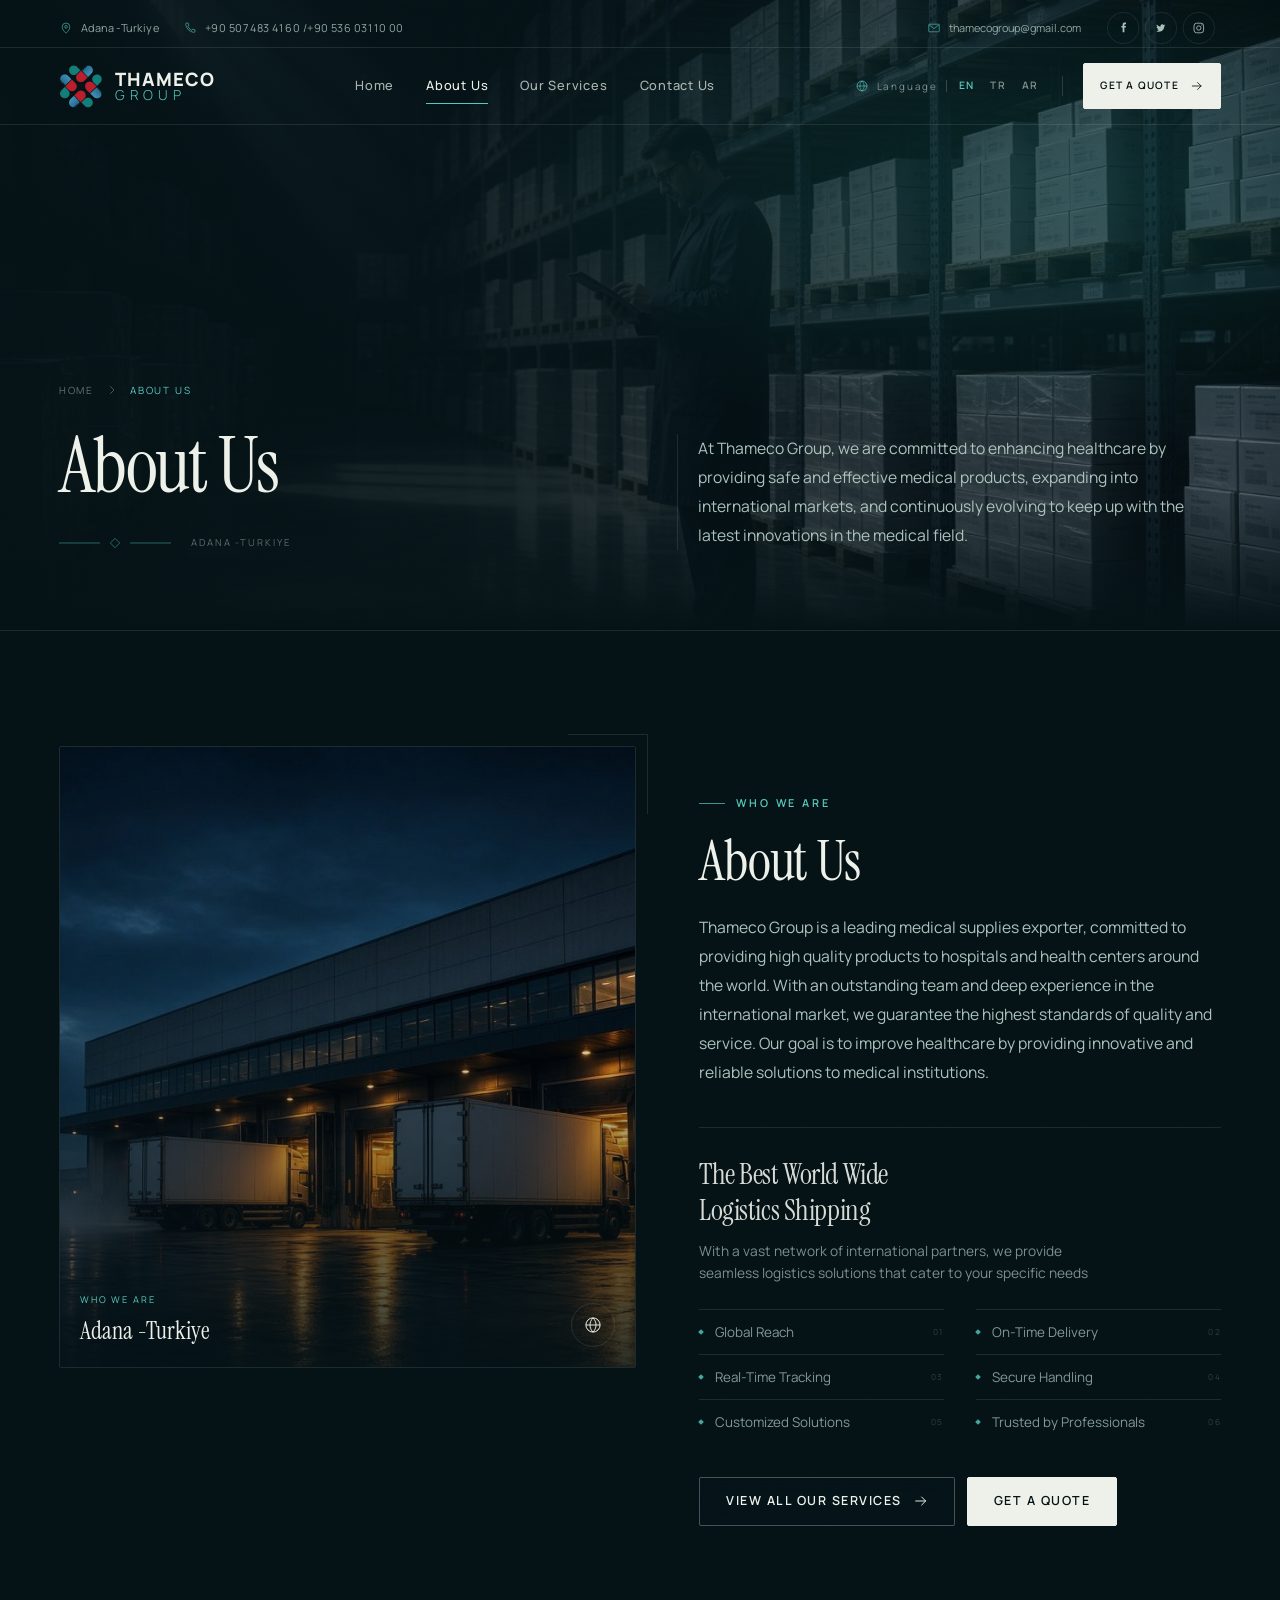
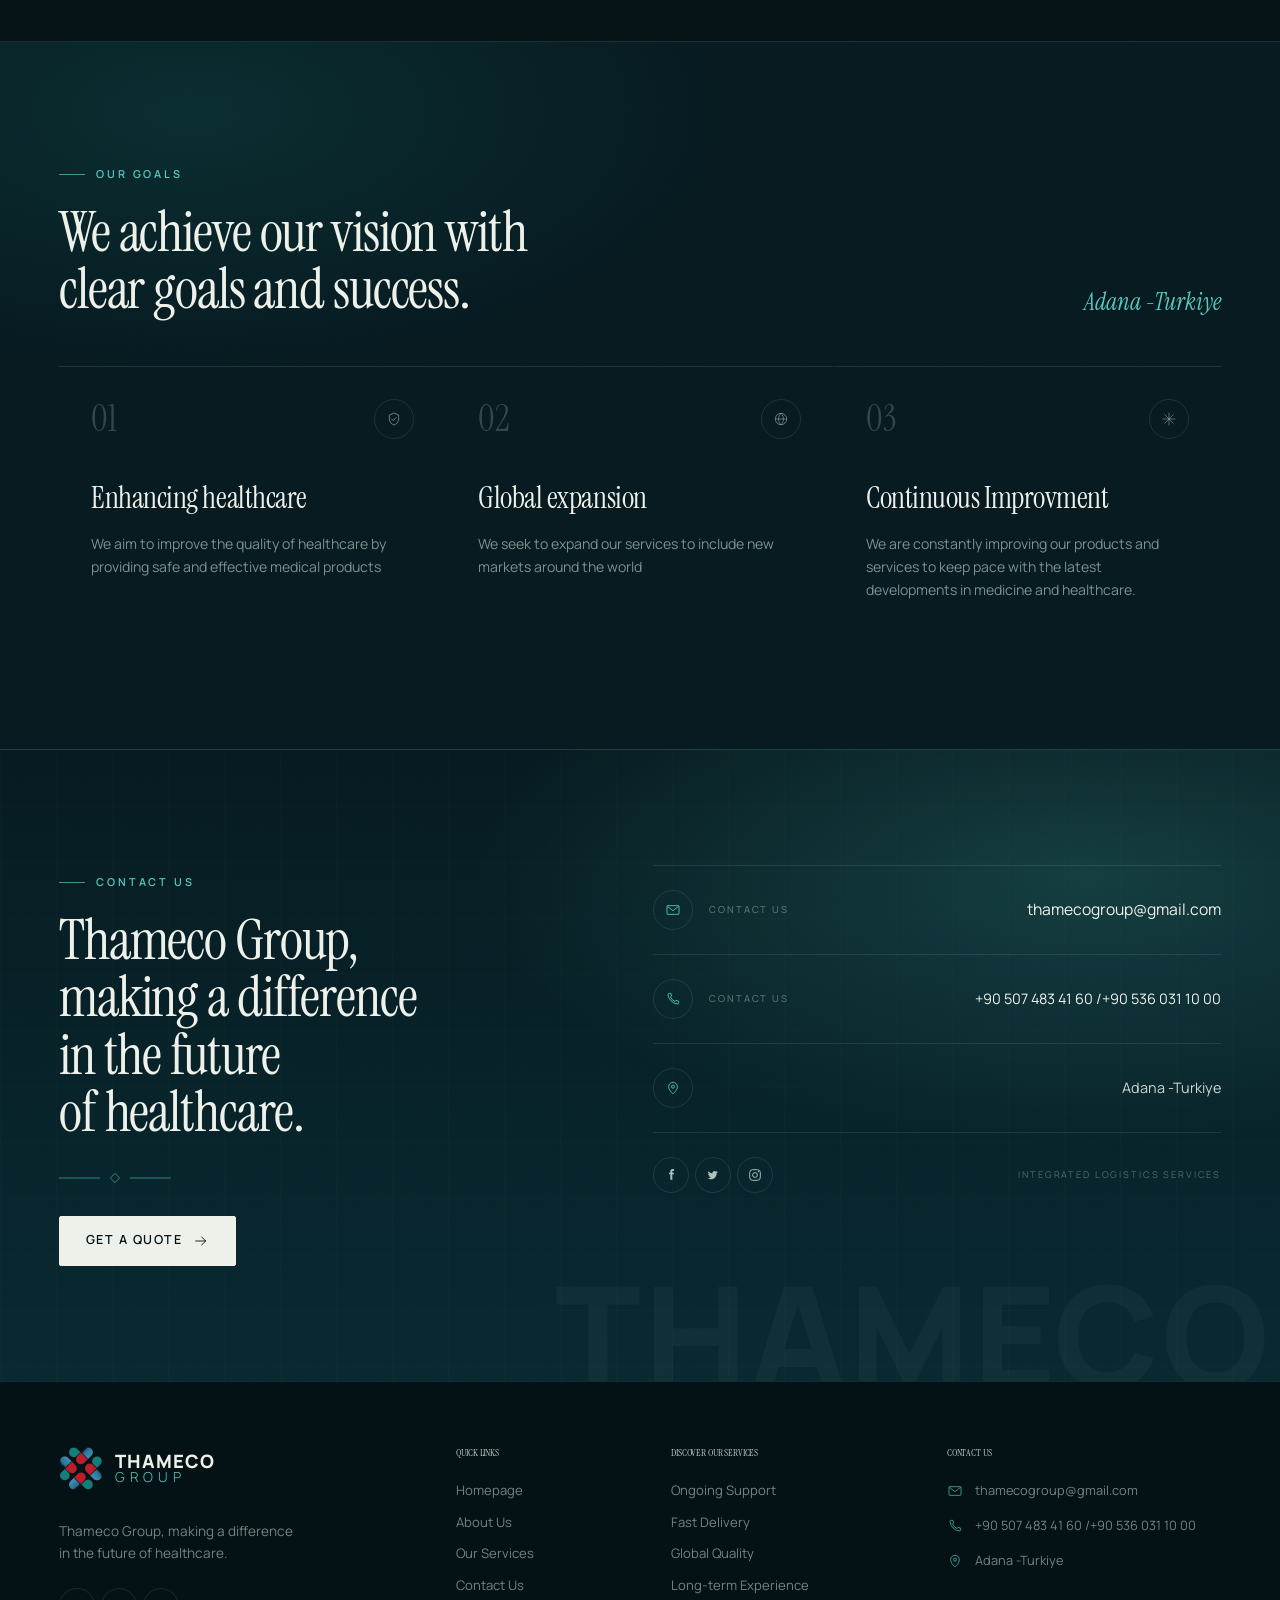
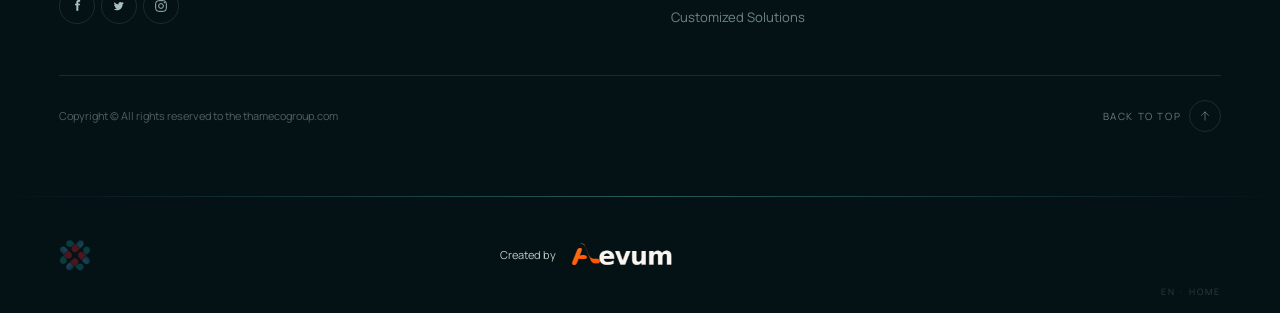
<file: pages/about/about.html>
<!doctype html>
<html lang="en" dir="ltr" data-title-en="About Us - Thameco Group" data-title-tr="Hakkımızda - Thameco Group" data-title-ar="نبذة عنا - Thameco Group">
<head>
<meta charset="UTF-8">
<meta name="viewport" content="width=device-width,initial-scale=1">
<meta name="theme-color" content="#041216">
<meta name="description" content="Thameco Group — export of medicines and medical supplies, integrated logistics services and quality assurance. Adana, Türkiye.">
<title>About Us - Thameco Group</title>
<link rel="icon" href="../images/favicon-original.png">
<link rel="stylesheet" href="../shared/fonts.css">
<link rel="stylesheet" href="../shared/reference-site.css">
<link rel="stylesheet" href="../shared/brand-credit.css">
<link rel="stylesheet" href="../shared/responsive-polish.css">
<link rel="stylesheet" href="about.css">
</head>
<body>
<a href="#main" class="skip-link">Skip to content</a>
<header class="site-header fixed inset-x-0 top-0 z-50 transition-[background-color,box-shadow,backdrop-filter] duration-500 bg-transparent">
  <div class="site-utility-bar hidden overflow-hidden border-b border-fog/10 transition-all duration-500 md:block max-h-12 opacity-100">
    <div class="container-x flex items-center justify-between py-2.5">
      <div class="flex items-center gap-6 text-[0.68rem] tracking-[0.04em] text-mist/85">
        <span class="inline-flex items-center gap-2">
          <svg viewBox="0 0 24 24" fill="none" class="h-3.5 w-3.5 text-teal/80" aria-hidden="true">
            <path d="M12 21s6.5-5.5 6.5-11a6.5 6.5 0 10-13 0C5.5 15.5 12 21 12 21z" stroke="currentColor" stroke-width="1.3">
          </path>
          <circle cx="12" cy="10" r="2.3" stroke="currentColor" stroke-width="1.3">
        </circle>
      </svg>
      <span data-en="Adana -Turkiye" data-tr="Adana -Türkiye" data-ar="أضنا -تركيا">Adana -Turkiye</span>
    </span>
    <a href="tel:+905074834160" class="inline-flex items-center gap-2 transition-colors hover:text-teal">
      <svg viewBox="0 0 24 24" fill="none" class="h-3.5 w-3.5 text-teal/80" aria-hidden="true">
        <path d="M6.6 3.5h2.1l1.3 4-1.8 1.4a12.6 12.6 0 006.9 6.9l1.4-1.8 4 1.3v2.1a2.1 2.1 0 01-2.3 2.1A17.5 17.5 0 014.5 5.8 2.1 2.1 0 016.6 3.5z" stroke="currentColor" stroke-width="1.3" stroke-linejoin="round">
      </path>
    </svg>
    <span dir="ltr">+90 507 483 41 60 /+90 536 031 10 00</span>
  </a>
</div>
<div class="flex items-center gap-5">
  <a href="mailto:thamecogroup@gmail.com" class="inline-flex items-center gap-2 text-[0.68rem] text-mist/85 transition-colors hover:text-teal">
    <svg viewBox="0 0 24 24" fill="none" class="h-3.5 w-3.5 text-teal/80" aria-hidden="true">
      <rect x="3" y="5.5" width="18" height="13" rx="1" stroke="currentColor" stroke-width="1.3">
    </rect>
    <path d="M3.5 6.5L12 13l8.5-6.5" stroke="currentColor" stroke-width="1.3" stroke-linejoin="round">
  </path>
</svg>thamecogroup@gmail.com</a>
<ul class="flex items-center gap-1.5 scale-90">
  <li>
    <a href="#" aria-label="Facebook" class="flex h-9 w-9 items-center justify-center rounded-full border transition-all duration-500 border-fog/15 text-mist hover:border-teal hover:text-teal">
      <svg viewBox="0 0 24 24" class="h-4 w-4" aria-hidden="true">
        <path d="M14 8.5V6.8c0-.8.5-1.1 1-1.1h1.7V3h-2.4c-2.4 0-3.3 1.7-3.3 3.4v2.1H9V11h2v8h3v-8h2.2l.3-2.5H14z" fill="currentColor">
      </path>
    </svg>
  </a>
</li>
<li>
  <a href="#" aria-label="Twitter" class="flex h-9 w-9 items-center justify-center rounded-full border transition-all duration-500 border-fog/15 text-mist hover:border-teal hover:text-teal">
    <svg viewBox="0 0 24 24" class="h-4 w-4" aria-hidden="true">
      <path d="M19 7.3c-.6.2-1.2.4-1.9.5.7-.4 1.2-1 1.5-1.7-.7.4-1.4.7-2.2.9a3.1 3.1 0 00-5.3 2.8A8.8 8.8 0 015 6.3a3.1 3.1 0 001 4.1c-.5 0-1-.1-1.4-.4 0 1.5 1.1 2.8 2.5 3.1-.5.1-1 .2-1.4.1a3.1 3.1 0 002.9 2.2A6.2 6.2 0 014 17a8.7 8.7 0 004.7 1.4c5.6 0 8.7-4.7 8.7-8.7v-.4c.6-.5 1.1-1 1.6-1.6z" fill="currentColor">
    </path>
  </svg>
</a>
</li>
<li>
  <a href="#" aria-label="Instagram" class="flex h-9 w-9 items-center justify-center rounded-full border transition-all duration-500 border-fog/15 text-mist hover:border-teal hover:text-teal">
    <svg viewBox="0 0 24 24" class="h-4 w-4" aria-hidden="true">
      <rect x="4" y="4" width="16" height="16" rx="4.5" stroke="currentColor" stroke-width="1.4" fill="none">
    </rect>
    <circle cx="12" cy="12" r="3.6" stroke="currentColor" stroke-width="1.4" fill="none">
  </circle>
  <circle cx="17" cy="7" r="1" fill="currentColor">
</circle>
</svg>
</a>
</li>
</ul>
</div>
</div>
</div>
<div class="site-header-bar container-x flex h-[68px] items-center justify-between gap-4 md:h-[76px]">
  <a href="../index/index.html" class="group inline-flex items-center gap-3 shrink-0" aria-label="Thameco Group">
    <img alt="Thameco Group logo" width="44" height="44" class="h-10 w-10 object-contain transition-transform duration-700 group-hover:rotate-[45deg] sm:h-11 sm:w-11" src="../images/site-visual-12.png">
    <span class="flex flex-col leading-none">
      <span class="font-sans text-[1.02rem] font-extrabold tracking-[0.06em] sm:text-[1.15rem] text-fog">THAMECO</span>
      <span class="font-sans text-[0.78rem] font-light tracking-[0.34em] sm:text-[0.86rem] text-teal">GROUP</span>
    </span>
  </a>
  <nav class="site-desktop-nav hidden items-center gap-8 md:flex" aria-label="Menu">
    <a href="../index/index.html" class="nav-link" data-en="Home" data-tr="Ana Sayfa" data-ar="الصفحة الرئيسية">Home</a>
    <a href="../about/about.html" class="nav-link" aria-current="page" data-en="About Us" data-tr="Hakkımızda" data-ar="نبذة عنا">About Us</a>
    <a href="../services/services.html" class="nav-link" data-en="Our Services" data-tr="Hizmetlerimiz" data-ar="خدماتنا">Our Services</a>
    <a href="../contact/contact.html" class="nav-link" data-en="Contact Us" data-tr="Bize Ulaşın" data-ar="تواصل معنا">Contact Us</a>
  </nav>
  <div class="site-desktop-actions hidden items-center gap-5 md:flex">
    <div class="flex items-center gap-2" role="group" aria-label="Language" data-en-aria-label="Language" data-tr-aria-label="Dil" data-ar-aria-label="اللغة">
      <svg viewBox="0 0 24 24" fill="none" class="h-3.5 w-3.5 text-teal" aria-hidden="true">
        <circle cx="12" cy="12" r="8.5" stroke="currentColor" stroke-width="1.2">
      </circle>
      <path d="M3.5 12h17M12 3.5c2.4 2.4 3.6 5.3 3.6 8.5S14.4 18.1 12 20.5C9.6 18.1 8.4 15.2 8.4 12S9.6 5.9 12 3.5z" stroke="currentColor" stroke-width="1.1">
    </path>
  </svg>
  <span class="hidden text-[0.62rem] tracking-[0.18em] text-mist/70 xl:inline" data-en="Language" data-tr="Dil" data-ar="اللغة">Language</span>
  <span class="h-3 w-px bg-fog/20" aria-hidden="true">
  </span>
  <button type="button" aria-pressed="true" title="English" class="rounded-sm px-1 py-1.5 text-[0.64rem] font-semibold tracking-[0.12em] transition-colors text-teal" data-en-title="English" data-tr-title="İngilizce" data-ar-title="الإنجليزية" data-set-lang="en">
    <span aria-hidden="true">EN</span>
    <span class="sr-only" data-en="English" data-tr="İngilizce" data-ar="الإنجليزية">English</span>
  </button>
  <button type="button" aria-pressed="false" title="Turkish" class="rounded-sm px-1 py-1.5 text-[0.64rem] font-semibold tracking-[0.12em] transition-colors text-fog/55 hover:text-fog" data-en-title="Turkish" data-tr-title="Türkçe" data-ar-title="التركية" data-set-lang="tr">
    <span aria-hidden="true">TR</span>
    <span class="sr-only" data-en="Turkish" data-tr="Türkçe" data-ar="التركية">Turkish</span>
  </button>
  <button type="button" aria-pressed="false" title="Arabic" class="rounded-sm px-1 py-1.5 text-[0.64rem] font-semibold tracking-[0.12em] transition-colors text-fog/55 hover:text-fog" data-en-title="Arabic" data-tr-title="Arapça" data-ar-title="العربية" data-set-lang="ar">
    <span aria-hidden="true">AR</span>
    <span class="sr-only" data-en="Arabic" data-tr="Arapça" data-ar="العربية">Arabic</span>
  </button>
</div>
<span class="h-5 w-px bg-fog/15" aria-hidden="true">
</span>
<a href="../contact/contact.html" class="btn btn-primary !min-h-[40px] !px-4 !text-[0.64rem]">
  <span data-en="Get a Quote" data-tr="Teklif Alın" data-ar="احصل على عرض أسعار">Get a Quote</span>
  <svg viewBox="0 0 24 24" fill="none" class="rtl:-scale-x-100 h-3.5 w-3.5" aria-hidden="true">
    <path d="M4 12h15M13 6l6 6-6 6" stroke="currentColor" stroke-width="1.4" stroke-linecap="round" stroke-linejoin="round">
  </path>
</svg>
</a>
</div>
<div class="site-mobile-actions flex items-center gap-3 md:hidden">
  <div class="flex items-center gap-0.5 rounded-full border border-fog/15 px-1.5 py-1">
    <div class="flex items-center gap-2" role="group" aria-label="Language" data-en-aria-label="Language" data-tr-aria-label="Dil" data-ar-aria-label="اللغة">
      <svg viewBox="0 0 24 24" fill="none" class="h-3.5 w-3.5 text-teal" aria-hidden="true">
        <circle cx="12" cy="12" r="8.5" stroke="currentColor" stroke-width="1.2">
      </circle>
      <path d="M3.5 12h17M12 3.5c2.4 2.4 3.6 5.3 3.6 8.5S14.4 18.1 12 20.5C9.6 18.1 8.4 15.2 8.4 12S9.6 5.9 12 3.5z" stroke="currentColor" stroke-width="1.1">
    </path>
  </svg>
  <span class="hidden text-[0.62rem] tracking-[0.18em] text-mist/70 xl:inline" data-en="Language" data-tr="Dil" data-ar="اللغة">Language</span>
  <span class="h-3 w-px bg-fog/20" aria-hidden="true">
  </span>
  <button type="button" aria-pressed="true" title="English" class="rounded-sm px-1 py-1.5 text-[0.64rem] font-semibold tracking-[0.12em] transition-colors text-teal" data-en-title="English" data-tr-title="İngilizce" data-ar-title="الإنجليزية" data-set-lang="en">
    <span aria-hidden="true">EN</span>
    <span class="sr-only" data-en="English" data-tr="İngilizce" data-ar="الإنجليزية">English</span>
  </button>
  <button type="button" aria-pressed="false" title="Turkish" class="rounded-sm px-1 py-1.5 text-[0.64rem] font-semibold tracking-[0.12em] transition-colors text-fog/55 hover:text-fog" data-en-title="Turkish" data-tr-title="Türkçe" data-ar-title="التركية" data-set-lang="tr">
    <span aria-hidden="true">TR</span>
    <span class="sr-only" data-en="Turkish" data-tr="Türkçe" data-ar="التركية">Turkish</span>
  </button>
  <button type="button" aria-pressed="false" title="Arabic" class="rounded-sm px-1 py-1.5 text-[0.64rem] font-semibold tracking-[0.12em] transition-colors text-fog/55 hover:text-fog" data-en-title="Arabic" data-tr-title="Arapça" data-ar-title="العربية" data-set-lang="ar">
    <span aria-hidden="true">AR</span>
    <span class="sr-only" data-en="Arabic" data-tr="Arapça" data-ar="العربية">Arabic</span>
  </button>
</div>
</div>
<button type="button" aria-label="Menu" aria-expanded="false" class="flex h-10 w-10 items-center justify-center rounded-full border border-fog/20 text-fog transition-colors hover:border-teal hover:text-teal">
  <svg viewBox="0 0 24 24" fill="none" class="h-5 w-5" aria-hidden="true">
    <path d="M3 7h18M3 12h18M3 17h12" stroke="currentColor" stroke-width="1.4" stroke-linecap="round">
  </path>
</svg>
</button>
</div>
</div>
<div class="h-px w-full bg-fog/10" aria-hidden="true">
  <div class="h-px origin-left bg-gradient-to-r from-teal to-jade transition-[width] duration-150 ease-out" style="width: 0%;">
  </div>
</div>
</header>
<div class="site-mobile-dialog fixed inset-0 z-[60] flex flex-col bg-ink text-fog backdrop-blur-xl transition-all duration-500 md:hidden pointer-events-none opacity-0" role="dialog" aria-modal="true" aria-label="Menu" aria-hidden="true">
  <div class="pointer-events-none absolute inset-0 bg-[radial-gradient(120%_80%_at_80%_0%,rgba(28,141,132,0.25),transparent_60%)]">
  </div>
  <div class="container-x relative flex h-[68px] items-center justify-between">
    <a href="../index/index.html" class="group inline-flex items-center gap-3" aria-label="Thameco Group">
      <img alt="Thameco Group logo" width="44" height="44" class="h-10 w-10 object-contain transition-transform duration-700 group-hover:rotate-[45deg] sm:h-11 sm:w-11" src="../images/site-visual-12.png">
      <span class="flex flex-col leading-none">
        <span class="font-sans text-[1.02rem] font-extrabold tracking-[0.06em] sm:text-[1.15rem] text-fog">THAMECO</span>
        <span class="font-sans text-[0.78rem] font-light tracking-[0.34em] sm:text-[0.86rem] text-teal">GROUP</span>
      </span>
    </a>
    <button type="button" aria-label="Close" class="flex h-10 w-10 items-center justify-center rounded-full border border-fog/20 text-fog" data-en-aria-label="Close" data-tr-aria-label="Kapat" data-ar-aria-label="إغلاق" data-menu="close">
      <svg viewBox="0 0 24 24" fill="none" class="h-5 w-5" aria-hidden="true">
        <path d="M6 6l12 12M18 6L6 18" stroke="currentColor" stroke-width="1.4" stroke-linecap="round">
      </path>
    </svg>
  </button>
</div>
<div class="container-x relative flex flex-1 flex-col justify-between gap-8 overflow-y-auto pb-10 pt-6">
  <nav class="flex flex-col gap-1" aria-label="Menu">
    <a href="../index/index.html" class="group flex items-baseline justify-between border-b border-fog/10 py-4">
      <span class="font-display text-[2.1rem] leading-none text-fog group-hover:text-teal" data-en="Home" data-tr="Ana Sayfa" data-ar="الصفحة الرئيسية">Home</span>
      <span class="font-sans text-[0.6rem] tracking-[0.2em] text-teal/70">01</span>
    </a>
    <a href="../about/about.html" class="group flex items-baseline justify-between border-b border-fog/10 py-4">
      <span class="font-display text-[2.1rem] leading-none text-fog group-hover:text-teal" data-en="About Us" data-tr="Hakkımızda" data-ar="نبذة عنا">About Us</span>
      <span class="font-sans text-[0.6rem] tracking-[0.2em] text-teal/70">02</span>
    </a>
    <a href="../services/services.html" class="group flex items-baseline justify-between border-b border-fog/10 py-4">
      <span class="font-display text-[2.1rem] leading-none text-fog group-hover:text-teal" data-en="Our Services" data-tr="Hizmetlerimiz" data-ar="خدماتنا">Our Services</span>
      <span class="font-sans text-[0.6rem] tracking-[0.2em] text-teal/70">03</span>
    </a>
    <a href="../contact/contact.html" class="group flex items-baseline justify-between border-b border-fog/10 py-4">
      <span class="font-display text-[2.1rem] leading-none text-fog group-hover:text-teal" data-en="Contact Us" data-tr="Bize Ulaşın" data-ar="تواصل معنا">Contact Us</span>
      <span class="font-sans text-[0.6rem] tracking-[0.2em] text-teal/70">04</span>
    </a>
  </nav>
  <div class="grid gap-7">
    <div class="flex flex-col gap-2" role="group" aria-label="Language" data-en-aria-label="Language" data-tr-aria-label="Dil" data-ar-aria-label="اللغة">
      <button type="button" aria-pressed="true" class="flex items-center justify-between border-b border-fog/10 pb-2 text-start transition-colors text-teal" data-set-lang="en">
        <span class="font-display text-2xl" data-en="English" data-tr="İngilizce" data-ar="الإنجليزية">English</span>
        <span class="font-sans text-[0.6rem] tracking-[0.2em]">EN</span>
      </button>
      <button type="button" aria-pressed="false" class="flex items-center justify-between border-b border-fog/10 pb-2 text-start transition-colors text-fog/65 hover:text-fog" data-set-lang="tr">
        <span class="font-display text-2xl" data-en="Turkish" data-tr="Türkçe" data-ar="التركية">Turkish</span>
        <span class="font-sans text-[0.6rem] tracking-[0.2em]">TR</span>
      </button>
      <button type="button" aria-pressed="false" class="flex items-center justify-between border-b border-fog/10 pb-2 text-start transition-colors text-fog/65 hover:text-fog" data-set-lang="ar">
        <span class="font-display text-2xl" data-en="Arabic" data-tr="Arapça" data-ar="العربية">Arabic</span>
        <span class="font-sans text-[0.6rem] tracking-[0.2em]">AR</span>
      </button>
    </div>
    <div class="space-y-3 text-sm text-mist">
      <a href="tel:+905074834160" class="flex items-center gap-3" dir="ltr">
        <svg viewBox="0 0 24 24" fill="none" class="h-4 w-4 text-teal" aria-hidden="true">
          <path d="M6.6 3.5h2.1l1.3 4-1.8 1.4a12.6 12.6 0 006.9 6.9l1.4-1.8 4 1.3v2.1a2.1 2.1 0 01-2.3 2.1A17.5 17.5 0 014.5 5.8 2.1 2.1 0 016.6 3.5z" stroke="currentColor" stroke-width="1.3" stroke-linejoin="round">
        </path>
      </svg>
      <span>+90 507 483 41 60 /+90 536 031 10 00</span>
    </a>
    <a href="mailto:thamecogroup@gmail.com" class="flex items-center gap-3">
      <svg viewBox="0 0 24 24" fill="none" class="h-4 w-4 text-teal" aria-hidden="true">
        <rect x="3" y="5.5" width="18" height="13" rx="1" stroke="currentColor" stroke-width="1.3">
      </rect>
      <path d="M3.5 6.5L12 13l8.5-6.5" stroke="currentColor" stroke-width="1.3" stroke-linejoin="round">
    </path>
  </svg>thamecogroup@gmail.com</a>
  <p class="flex items-center gap-3">
    <svg viewBox="0 0 24 24" fill="none" class="h-4 w-4 text-teal" aria-hidden="true">
      <path d="M12 21s6.5-5.5 6.5-11a6.5 6.5 0 10-13 0C5.5 15.5 12 21 12 21z" stroke="currentColor" stroke-width="1.3">
    </path>
    <circle cx="12" cy="10" r="2.3" stroke="currentColor" stroke-width="1.3">
  </circle>
</svg>
<span data-en="Adana -Turkiye" data-tr="Adana -Türkiye" data-ar="أضنا -تركيا">Adana -Turkiye</span>
</p>
</div>
<a href="../contact/contact.html" class="btn btn-primary w-full">
  <span data-en="Get a Quote" data-tr="Teklif Alın" data-ar="احصل على عرض أسعار">Get a Quote</span>
  <svg viewBox="0 0 24 24" fill="none" class="rtl:-scale-x-100 h-4 w-4" aria-hidden="true">
    <path d="M4 12h15M13 6l6 6-6 6" stroke="currentColor" stroke-width="1.4" stroke-linecap="round" stroke-linejoin="round">
  </path>
</svg>
</a>
<ul class="flex items-center gap-1.5">
  <li>
    <a href="#" aria-label="Facebook" class="flex h-9 w-9 items-center justify-center rounded-full border transition-all duration-500 border-fog/15 text-mist hover:border-teal hover:text-teal">
      <svg viewBox="0 0 24 24" class="h-4 w-4" aria-hidden="true">
        <path d="M14 8.5V6.8c0-.8.5-1.1 1-1.1h1.7V3h-2.4c-2.4 0-3.3 1.7-3.3 3.4v2.1H9V11h2v8h3v-8h2.2l.3-2.5H14z" fill="currentColor">
      </path>
    </svg>
  </a>
</li>
<li>
  <a href="#" aria-label="Twitter" class="flex h-9 w-9 items-center justify-center rounded-full border transition-all duration-500 border-fog/15 text-mist hover:border-teal hover:text-teal">
    <svg viewBox="0 0 24 24" class="h-4 w-4" aria-hidden="true">
      <path d="M19 7.3c-.6.2-1.2.4-1.9.5.7-.4 1.2-1 1.5-1.7-.7.4-1.4.7-2.2.9a3.1 3.1 0 00-5.3 2.8A8.8 8.8 0 015 6.3a3.1 3.1 0 001 4.1c-.5 0-1-.1-1.4-.4 0 1.5 1.1 2.8 2.5 3.1-.5.1-1 .2-1.4.1a3.1 3.1 0 002.9 2.2A6.2 6.2 0 014 17a8.7 8.7 0 004.7 1.4c5.6 0 8.7-4.7 8.7-8.7v-.4c.6-.5 1.1-1 1.6-1.6z" fill="currentColor">
    </path>
  </svg>
</a>
</li>
<li>
  <a href="#" aria-label="Instagram" class="flex h-9 w-9 items-center justify-center rounded-full border transition-all duration-500 border-fog/15 text-mist hover:border-teal hover:text-teal">
    <svg viewBox="0 0 24 24" class="h-4 w-4" aria-hidden="true">
      <rect x="4" y="4" width="16" height="16" rx="4.5" stroke="currentColor" stroke-width="1.4" fill="none">
    </rect>
    <circle cx="12" cy="12" r="3.6" stroke="currentColor" stroke-width="1.4" fill="none">
  </circle>
  <circle cx="17" cy="7" r="1" fill="currentColor">
</circle>
</svg>
</a>
</li>
</ul>
</div>
</div>
</div>
<div class="page-enter">
  <div class="relative min-h-screen bg-ink">
    <main id="main">
      <section class="grain relative overflow-hidden border-b border-fog/10">
        <div class="absolute inset-0">
          <img alt="" aria-hidden="true" class="h-full w-full object-cover object-center" loading="eager" decoding="async" src="../images/site-visual-07.jpg">
          <div class="absolute inset-0 bg-[linear-gradient(100deg,rgba(4,18,22,0.97)_0%,rgba(4,18,22,0.9)_45%,rgba(4,18,22,0.45)_100%)]">
          </div>
          <div class="absolute inset-0 bg-[radial-gradient(80%_70%_at_85%_30%,rgba(28,141,132,0.2),transparent_60%)]">
          </div>
          <div class="absolute inset-x-0 bottom-0 h-32 bg-gradient-to-b from-transparent to-ink">
          </div>
        </div>
        <div class="container-x relative flex min-h-[78svh] flex-col justify-end pb-16 pt-[132px] sm:min-h-[70svh] lg:pb-20">
          <nav aria-label="Breadcrumb" class="flex items-center gap-3 text-[0.62rem] tracking-[0.18em] text-mist/55 uppercase">
            <a href="../index/index.html" class="transition-colors hover:text-teal" data-en="Home" data-tr="Ana Sayfa" data-ar="الصفحة الرئيسية">Home</a>
            <svg viewBox="0 0 24 24" fill="none" class="h-3 w-3 rtl:-scale-x-100" aria-hidden="true">
              <path d="M9 5l7 7-7 7" stroke="currentColor" stroke-width="1.4" stroke-linecap="round" stroke-linejoin="round">
            </path>
          </svg>
          <span class="text-teal" data-en="About Us" data-tr="Hakkımızda" data-ar="نبذة عنا">About Us</span>
        </nav>
        <div class="mt-8 grid items-end gap-8 lg:grid-cols-[1fr_auto]">
          <div>
            <h1 class="display-xl max-w-[15ch] text-balance text-fog" data-en="About Us" data-tr="Hakkımızda" data-ar="نبذة عنا">About Us</h1>
            <div class="mt-8 flex items-center gap-5">
              <svg viewBox="0 0 120 12" class="h-3 w-28 text-teal/60 opacity-80" fill="none" aria-hidden="true">
                <path d="M0 6h44" stroke="currentColor" stroke-width="1">
              </path>
              <path d="M60 1l5 5-5 5-5-5 5-5z" stroke="currentColor" stroke-width="1">
            </path>
            <path d="M76 6h44" stroke="currentColor" stroke-width="1">
          </path>
        </svg>
        <span class="text-[0.6rem] tracking-[0.2em] text-mist/50 uppercase" data-en="Adana -Turkiye" data-tr="Adana -Türkiye" data-ar="أضنا -تركيا">Adana -Turkiye</span>
      </div>
    </div>
    <div class="reveal max-w-[34rem]" style="--reveal-delay: 150ms;">
      <p class="lede border-s border-teal/40 ps-5 text-[0.96rem]" data-en="At Thameco Group, we are committed to enhancing healthcare by providing safe and effective medical products, expanding into international markets, and continuously evolving to keep up with the latest innovations in the medical field." data-tr="Thameco Group olarak, güvenli ve etkili tıbbi ürünler sunarak, uluslararası pazarlara açılarak ve tıp alanındaki en son yeniliklere ayak uydurmak için sürekli gelişerek sağlık hizmetlerini geliştirmeye kararlıyız." data-ar="نحن في مجموعة تاميكو ملتزمون بتعزيز الرعاية الصحية من خلال توفير منتجات طبية آمنة وفعالة، والتوسع في الأسواق الدولية، والتطور المستمر لمواكبة أحدث الابتكارات في المجال الطبي.">At Thameco Group, we are committed to enhancing healthcare by providing safe and effective medical products, expanding into international markets, and continuously evolving to keep up with the latest innovations in the medical field.</p>
    </div>
  </div>
</div>
</section>
<section class="grain relative overflow-hidden bg-ink" aria-label="Who We Are" data-en-aria-label="Who We Are" data-tr-aria-label="Biz Kimiz" data-ar-aria-label="من نحن">
  <div class="container-x section-pad">
    <div class="grid gap-10 lg:grid-cols-[1.05fr_0.95fr] lg:gap-16">
      <div class="reveal relative order-2 lg:order-1" style="--reveal-delay: 0ms;">
        <div class="relative overflow-hidden rounded-[2px] border border-fog/12">
          <img alt="Who We Are" loading="lazy" decoding="async" class="h-[340px] w-full object-cover sm:h-[480px] lg:h-[620px]" src="../images/site-visual-09.jpg" data-en-alt="Who We Are" data-tr-alt="Biz Kimiz" data-ar-alt="من نحن">
          <div class="absolute inset-0 bg-[linear-gradient(180deg,rgba(4,18,22,0.05)_40%,rgba(4,18,22,0.85)_100%)]">
          </div>
          <div class="absolute inset-x-0 bottom-0 flex items-end justify-between gap-4 p-5">
            <div>
              <p class="text-[0.58rem] tracking-[0.2em] text-teal uppercase" data-en="Who We Are" data-tr="Biz Kimiz" data-ar="من نحن">Who We Are</p>
              <p class="font-display mt-2 text-2xl text-fog" data-en="Adana -Turkiye" data-tr="Adana -Türkiye" data-ar="أضنا -تركيا">Adana -Turkiye</p>
            </div>
            <span class="flex h-11 w-11 items-center justify-center rounded-full border border-fog/25 text-fog">
              <svg viewBox="0 0 24 24" fill="none" class="h-5 w-5" aria-hidden="true">
                <circle cx="12" cy="12" r="8.5" stroke="currentColor" stroke-width="1.2">
              </circle>
              <path d="M3.5 12h17M12 3.5c2.4 2.4 3.6 5.3 3.6 8.5S14.4 18.1 12 20.5C9.6 18.1 8.4 15.2 8.4 12S9.6 5.9 12 3.5z" stroke="currentColor" stroke-width="1.1">
            </path>
          </svg>
        </span>
      </div>
    </div>
    <div class="absolute -end-3 -top-3 hidden h-20 w-20 border-e border-t border-teal/40 sm:block" aria-hidden="true">
    </div>
  </div>
  <div class="order-1 lg:order-2 lg:pt-10">
    <div class="">
      <div class="reveal" style="--reveal-delay: 0ms;">
        <p class="eyebrow" data-en="Who We Are" data-tr="Biz Kimiz" data-ar="من نحن">Who We Are</p>
      </div>
      <div class="reveal" style="--reveal-delay: 80ms;">
        <h2 class="display-lg mt-5 text-balance max-w-[12ch]" data-en="About Us" data-tr="Thameco Grup" data-ar="مجموعة تاميكو">About Us</h2>
      </div>
      <div class="reveal" style="--reveal-delay: 200ms;">
        <p class="lede mt-6 max-w-[62ch]" data-en="Thameco Group is a leading medical supplies exporter, committed to providing high quality products to hospitals and health centers around the world. With an outstanding team and deep experience in the international market, we guarantee the highest standards of quality and service. Our goal is to improve healthcare by providing innovative and reliable solutions to medical institutions." data-tr="Thameco Group, dünyanın dört bir yanındaki hastanelere ve sağlık merkezlerine yüksek kaliteli ürünler sağlamayı taahhüt eden lider bir tıbbi malzeme ihracatçısıdır. Seçkin bir ekip ve uluslararası pazardaki derin deneyimimizle, en yüksek kalite ve hizmet standartlarını garanti ediyoruz. Amacımız, tıbbi kurumlara yenilikçi ve güvenilir çözümler sunarak sağlık hizmetlerini iyileştirmektir." data-ar="مجموعة تاميكو هي شركة رائدة في مجال تصدير المستلزمات الطبية، وهي ملتزمة بتوفير منتجات عالية الجودة للمستشفيات والمراكز الصحية في جميع أنحاء العالم. وبفضل فريق عمل متميز وخبرة عميقة في السوق الدولية، نضمن أعلى معايير الجودة والخدمة. هدفنا هو تحسين الرعاية الصحية من خلال توفير حلول مبتكرة وموثوقة للمؤسسات الطبية.">Thameco Group is a leading medical supplies exporter, committed to providing high quality products to hospitals and health centers around the world. With an outstanding team and deep experience in the international market, we guarantee the highest standards of quality and service. Our goal is to improve healthcare by providing innovative and reliable solutions to medical institutions.</p>
      </div>
    </div>
    <div class="mt-10 border-t border-fog/12 pt-7">
      <div class="reveal" style="--reveal-delay: 0ms;">
        <h3 class="font-display max-w-[20ch] text-[1.5rem] leading-tight text-fog/90 sm:text-[1.8rem]" data-en="The Best World Wide Logistics Shipping" data-tr="Dünya Çapında En İyi Lojistik Nakliye" data-ar="أفضل شحن لوجستي في جميع أنحاء العالم">The Best World Wide Logistics Shipping</h3>
        <p class="mt-3 max-w-[50ch] text-[0.86rem] leading-relaxed text-mist/70" data-en="With a vast network of international partners, we provide seamless logistics solutions that cater to your specific needs" data-tr="Geniş bir uluslararası ortaklar ağıyla, özel ihtiyaçlarınızı karşılayan kusursuz lojistik çözümleri sunuyoruz" data-ar="بفضل شبكتنا الواسعة من الشركاء الدوليين، نقدم حلولاً لوجستية سلسة تلبي احتياجاتك الخاصة">With a vast network of international partners, we provide seamless logistics solutions that cater to your specific needs</p>
      </div>
      <ul class="mt-6 grid gap-x-8 sm:grid-cols-2">
        <li class="reveal" style="--reveal-delay: 0ms;">
          <span class="flex items-center justify-between border-t border-fog/10 py-3 text-[0.84rem] text-mist/75">
            <span class="flex items-center gap-3">
              <span class="h-1 w-1 rotate-45 bg-teal/80" aria-hidden="true">
              </span>
              <span data-en="Global Reach" data-tr="Küresel Erişim" data-ar="الوصول العالمي">Global Reach</span>
            </span>
            <span class="font-sans text-[0.52rem] tracking-[0.16em] text-mist/25">01</span>
          </span>
        </li>
        <li class="reveal" style="--reveal-delay: 50ms;">
          <span class="flex items-center justify-between border-t border-fog/10 py-3 text-[0.84rem] text-mist/75">
            <span class="flex items-center gap-3">
              <span class="h-1 w-1 rotate-45 bg-teal/80" aria-hidden="true">
              </span>
              <span data-en="On-Time Delivery" data-tr="Zamanında Teslimat" data-ar="التسليم في الوقت المحدد">On-Time Delivery</span>
            </span>
            <span class="font-sans text-[0.52rem] tracking-[0.16em] text-mist/25">02</span>
          </span>
        </li>
        <li class="reveal" style="--reveal-delay: 100ms;">
          <span class="flex items-center justify-between border-t border-fog/10 py-3 text-[0.84rem] text-mist/75">
            <span class="flex items-center gap-3">
              <span class="h-1 w-1 rotate-45 bg-teal/80" aria-hidden="true">
              </span>
              <span data-en="Real-Time Tracking" data-tr="Gerçek Zamanlı Takip" data-ar="التتبع في الوقت الحقيقي">Real-Time Tracking</span>
            </span>
            <span class="font-sans text-[0.52rem] tracking-[0.16em] text-mist/25">03</span>
          </span>
        </li>
        <li class="reveal" style="--reveal-delay: 150ms;">
          <span class="flex items-center justify-between border-t border-fog/10 py-3 text-[0.84rem] text-mist/75">
            <span class="flex items-center gap-3">
              <span class="h-1 w-1 rotate-45 bg-teal/80" aria-hidden="true">
              </span>
              <span data-en="Secure Handling" data-tr="Güvenli Kullanım" data-ar="المناولة الآمنة">Secure Handling</span>
            </span>
            <span class="font-sans text-[0.52rem] tracking-[0.16em] text-mist/25">04</span>
          </span>
        </li>
        <li class="reveal" style="--reveal-delay: 200ms;">
          <span class="flex items-center justify-between border-t border-fog/10 py-3 text-[0.84rem] text-mist/75">
            <span class="flex items-center gap-3">
              <span class="h-1 w-1 rotate-45 bg-teal/80" aria-hidden="true">
              </span>
              <span data-en="Customized Solutions" data-tr="Özelleştirilmiş Çözümler" data-ar="حلول مخصصة حسب الطلب">Customized Solutions</span>
            </span>
            <span class="font-sans text-[0.52rem] tracking-[0.16em] text-mist/25">05</span>
          </span>
        </li>
        <li class="reveal" style="--reveal-delay: 250ms;">
          <span class="flex items-center justify-between border-t border-fog/10 py-3 text-[0.84rem] text-mist/75">
            <span class="flex items-center gap-3">
              <span class="h-1 w-1 rotate-45 bg-teal/80" aria-hidden="true">
              </span>
              <span data-en="Trusted by Professionals" data-tr="Profesyoneller Tarafından Güvenilen" data-ar="موثوق به من قبل المتخصصين">Trusted by Professionals</span>
            </span>
            <span class="font-sans text-[0.52rem] tracking-[0.16em] text-mist/25">06</span>
          </span>
        </li>
      </ul>
    </div>
    <div class="mt-8 flex flex-wrap gap-3">
      <a href="../services/services.html" class="btn btn-ghost">
        <span data-en="View All Our Services" data-tr="Tüm hizmetlerimizi görüntüleyin" data-ar="إطلع على كل خدماتنا">View All Our Services</span>
        <svg viewBox="0 0 24 24" fill="none" class="rtl:-scale-x-100 h-4 w-4" aria-hidden="true">
          <path d="M4 12h15M13 6l6 6-6 6" stroke="currentColor" stroke-width="1.4" stroke-linecap="round" stroke-linejoin="round">
        </path>
      </svg>
    </a>
    <a href="../contact/contact.html" class="btn btn-primary" data-en="Get a Quote" data-tr="Teklif Alın" data-ar="احصل على عرض أسعار">Get a Quote</a>
  </div>
</div>
</div>
</div>
</section>
<section class="grain relative overflow-hidden border-t border-fog/10 bg-abyss" aria-label="Our Goals" data-en-aria-label="Our Goals" data-tr-aria-label="Hedeflerimiz" data-ar-aria-label="أهدافنا">
  <div class="pointer-events-none absolute inset-0 bg-[radial-gradient(70%_60%_at_15%_10%,rgba(28,141,132,0.16),transparent_60%)]" aria-hidden="true">
  </div>
  <div class="container-x section-pad relative">
    <div class="grid gap-8 lg:grid-cols-[1fr_auto] lg:items-end">
      <div class="">
        <div class="reveal" style="--reveal-delay: 0ms;">
          <p class="eyebrow" data-en="Our Goals" data-tr="Hedeflerimiz" data-ar="أهدافنا">Our Goals</p>
        </div>
        <div class="reveal" style="--reveal-delay: 80ms;">
          <h2 class="display-lg mt-5 text-balance max-w-[22ch]" data-en="We achieve our vision with clear goals and success." data-tr="Vizyonumuza net hedefler ve başarı ile ulaşıyoruz." data-ar="نحقق رؤيتنا بأهداف واضحة ونجاح">We achieve our vision with clear goals and success.</h2>
        </div>
      </div>
      <div class="reveal" style="--reveal-delay: 120ms;">
        <p class="font-display text-2xl text-teal italic" data-en="Adana -Turkiye" data-tr="Adana -Türkiye" data-ar="أضنا -تركيا">Adana -Turkiye</p>
      </div>
    </div>
    <div class="mt-12 grid gap-0 lg:grid-cols-3">
      <article class="reveal" style="--reveal-delay: 0ms;">
        <div class="group relative h-full border-t border-fog/15 p-6 transition-colors duration-500 hover:bg-deep/40 sm:p-8 lg:border-e lg:last:border-e-0">
          <div class="flex items-center justify-between">
            <span class="font-display text-4xl leading-none text-fog/20 transition-colors group-hover:text-teal/60">01</span>
            <span class="flex h-10 w-10 items-center justify-center rounded-full border border-fog/15 text-mist/70 transition-colors group-hover:border-teal group-hover:text-teal">
              <svg viewBox="0 0 24 24" fill="none" class="h-4 w-4" aria-hidden="true">
                <path d="M12 3l7 3v6c0 4.4-3 7.6-7 9-4-1.4-7-4.6-7-9V6l7-3z" stroke="currentColor" stroke-width="1.2">
              </path>
              <path d="M8.8 12.2l2.2 2.2 4.2-4.6" stroke="currentColor" stroke-width="1.3" stroke-linecap="round" stroke-linejoin="round">
            </path>
          </svg>
        </span>
      </div>
      <h3 class="font-display mt-10 text-[1.6rem] leading-tight text-fog sm:text-[1.9rem]" data-en="Enhancing healthcare" data-tr="Sağlık hizmetlerinin iyileştirilmesi" data-ar="تعزيز الرعاية الصحية">Enhancing healthcare</h3>
      <p class="mt-4 text-[0.88rem] leading-relaxed text-mist/70" data-en="We aim to improve the quality of healthcare by providing safe and effective medical products" data-tr="Güvenli ve etkili tıbbi ürünler sağlayarak sağlık hizmetlerinin kalitesini artırmayı hedefliyoruz" data-ar="نحن نهدف إلى تحسين جودة الرعاية الصحية من خلال توفير منتجات طبية آمنة وفعالة">We aim to improve the quality of healthcare by providing safe and effective medical products</p>
      <span class="absolute inset-x-0 bottom-0 h-px w-0 bg-teal transition-[width] duration-700 group-hover:w-full" aria-hidden="true">
      </span>
    </div>
  </article>
  <article class="reveal" style="--reveal-delay: 100ms;">
    <div class="group relative h-full border-t border-fog/15 p-6 transition-colors duration-500 hover:bg-deep/40 sm:p-8 lg:border-e lg:last:border-e-0">
      <div class="flex items-center justify-between">
        <span class="font-display text-4xl leading-none text-fog/20 transition-colors group-hover:text-teal/60">02</span>
        <span class="flex h-10 w-10 items-center justify-center rounded-full border border-fog/15 text-mist/70 transition-colors group-hover:border-teal group-hover:text-teal">
          <svg viewBox="0 0 24 24" fill="none" class="h-4 w-4" aria-hidden="true">
            <circle cx="12" cy="12" r="8.5" stroke="currentColor" stroke-width="1.2">
          </circle>
          <path d="M3.5 12h17M12 3.5c2.4 2.4 3.6 5.3 3.6 8.5S14.4 18.1 12 20.5C9.6 18.1 8.4 15.2 8.4 12S9.6 5.9 12 3.5z" stroke="currentColor" stroke-width="1.1">
        </path>
      </svg>
    </span>
  </div>
  <h3 class="font-display mt-10 text-[1.6rem] leading-tight text-fog sm:text-[1.9rem]" data-en="Global expansion" data-tr="Küresel genişleme" data-ar="التوسع العالمي">Global expansion</h3>
  <p class="mt-4 text-[0.88rem] leading-relaxed text-mist/70" data-en="We seek to expand our services to include new markets around the world" data-tr="Hizmetlerimizi dünya çapında yeni pazarları kapsayacak şekilde genişletmeye çalışıyoruz" data-ar="نسعى إلى توسيع نطاق خدماتنا لتشمل أسواقاً جديدة حول العالم">We seek to expand our services to include new markets around the world</p>
  <span class="absolute inset-x-0 bottom-0 h-px w-0 bg-teal transition-[width] duration-700 group-hover:w-full" aria-hidden="true">
  </span>
</div>
</article>
<article class="reveal" style="--reveal-delay: 200ms;">
  <div class="group relative h-full border-t border-fog/15 p-6 transition-colors duration-500 hover:bg-deep/40 sm:p-8 lg:border-e lg:last:border-e-0">
    <div class="flex items-center justify-between">
      <span class="font-display text-4xl leading-none text-fog/20 transition-colors group-hover:text-teal/60">03</span>
      <span class="flex h-10 w-10 items-center justify-center rounded-full border border-fog/15 text-mist/70 transition-colors group-hover:border-teal group-hover:text-teal">
        <svg viewBox="0 0 24 24" fill="none" class="h-4 w-4" aria-hidden="true">
          <path d="M12 3v18M3 12h18M5.6 5.6l12.8 12.8M18.4 5.6L5.6 18.4" stroke="currentColor" stroke-width="1" stroke-linecap="round">
        </path>
      </svg>
    </span>
  </div>
  <h3 class="font-display mt-10 text-[1.6rem] leading-tight text-fog sm:text-[1.9rem]" data-en="Continuous Improvment" data-tr="Sürekli İyileştirme" data-ar="التحسين المستمر">Continuous Improvment</h3>
  <p class="mt-4 text-[0.88rem] leading-relaxed text-mist/70" data-en="We are constantly improving our products and services to keep pace with the latest developments in medicine and healthcare." data-tr="Tıp ve sağlık alanındaki en son gelişmelere ayak uydurmak için ürünlerimizi ve hizmetlerimizi sürekli olarak geliştiriyoruz." data-ar="نعمل باستمرار على تحسين منتجاتنا وخدماتنا لمواكبة أحدث التطورات في مجال الطب والرعاية الصحية.">We are constantly improving our products and services to keep pace with the latest developments in medicine and healthcare.</p>
  <span class="absolute inset-x-0 bottom-0 h-px w-0 bg-teal transition-[width] duration-700 group-hover:w-full" aria-hidden="true">
  </span>
</div>
</article>
</div>
</div>
</section>
</main>
<section id="contact" class="grain relative overflow-hidden border-t border-fog/10 bg-deep" aria-label="Contact Us" data-en-aria-label="Contact Us" data-tr-aria-label="Bize Ulaşın" data-ar-aria-label="اتصل بنا">
  <div class="pointer-events-none absolute inset-0" aria-hidden="true">
    <div class="absolute inset-0 bg-[radial-gradient(80%_70%_at_85%_20%,rgba(85,201,189,0.18),transparent_60%),linear-gradient(180deg,rgba(4,18,22,0.6),rgba(4,18,22,0))]">
    </div>
    <svg class="absolute inset-0 h-full w-full opacity-[0.18]" aria-hidden="true">
      <defs>
        <pattern id="footerGrid" width="56" height="56" patternUnits="userSpaceOnUse">
          <path d="M56 0H0v56" fill="none" stroke="#aac1bb" stroke-width="0.5" stroke-opacity="0.4">
        </path>
      </pattern>
    </defs>
    <rect width="100%" height="100%" fill="url(#footerGrid)">
  </rect>
</svg>
</div>
<div class="container-x relative section-pad">
  <div class="grid gap-12 lg:grid-cols-[0.95fr_1.05fr] lg:gap-20">
    <div>
      <div class="reveal" style="--reveal-delay: 0ms;">
        <p class="eyebrow" data-en="Contact Us" data-tr="Bize Ulaşın" data-ar="تواصل معنا">Contact Us</p>
      </div>
      <div class="reveal" style="--reveal-delay: 90ms;">
        <h2 class="display-lg mt-5 max-w-[14ch] text-balance" data-en="Thameco Group, making a difference in the future of healthcare." data-tr="Thameco Group, sağlık hizmetlerinin geleceğinde fark yaratıyor." data-ar="مجموعة تاميكو، تُحدث فرقاً في مستقبل الرعاية الصحية.">Thameco Group, making a difference in the future of healthcare.</h2>
      </div>
      <div class="reveal" style="--reveal-delay: 170ms;">
        <div class="mt-8">
          <svg viewBox="0 0 120 12" class="h-3 w-28 text-teal/60" fill="none" aria-hidden="true">
            <path d="M0 6h44" stroke="currentColor" stroke-width="1">
          </path>
          <path d="M60 1l5 5-5 5-5-5 5-5z" stroke="currentColor" stroke-width="1">
        </path>
        <path d="M76 6h44" stroke="currentColor" stroke-width="1">
      </path>
    </svg>
  </div>
</div>
<div class="reveal" style="--reveal-delay: 220ms;">
  <a href="../contact/contact.html" class="btn btn-primary mt-8">
    <span data-en="Get a Quote" data-tr="Teklif Alın" data-ar="احصل على عرض أسعار">Get a Quote</span>
    <svg viewBox="0 0 24 24" fill="none" class="rtl:-scale-x-100 h-4 w-4" aria-hidden="true">
      <path d="M4 12h15M13 6l6 6-6 6" stroke="currentColor" stroke-width="1.4" stroke-linecap="round" stroke-linejoin="round">
    </path>
  </svg>
</a>
</div>
</div>
<div class="border-t border-fog/15">
  <a href="mailto:thamecogroup@gmail.com" class="group flex flex-col gap-2 border-b border-fog/15 py-6 sm:flex-row sm:items-center sm:justify-between">
    <span class="flex items-center gap-4">
      <span class="flex h-10 w-10 items-center justify-center rounded-full border border-fog/20 text-teal transition-colors group-hover:border-teal">
        <svg viewBox="0 0 24 24" fill="none" class="h-4 w-4" aria-hidden="true">
          <rect x="3" y="5.5" width="18" height="13" rx="1" stroke="currentColor" stroke-width="1.3">
        </rect>
        <path d="M3.5 6.5L12 13l8.5-6.5" stroke="currentColor" stroke-width="1.3" stroke-linejoin="round">
      </path>
    </svg>
  </span>
  <span class="text-[0.6rem] tracking-[0.2em] text-mist/55 uppercase" data-en="Contact Us" data-tr="Bize Ulaşın" data-ar="اتصل بنا">Contact Us</span>
</span>
<span class="text-start text-[0.98rem] text-fog transition-colors group-hover:text-teal sm:text-end">thamecogroup@gmail.com</span>
</a>
<a href="tel:+905074834160" class="group flex flex-col gap-3 border-b border-fog/15 py-6 sm:flex-row sm:items-center sm:justify-between">
  <span class="flex items-center gap-4">
    <span class="flex h-10 w-10 items-center justify-center rounded-full border border-fog/20 text-teal transition-colors group-hover:border-teal">
      <svg viewBox="0 0 24 24" fill="none" class="h-4 w-4" aria-hidden="true">
        <path d="M6.6 3.5h2.1l1.3 4-1.8 1.4a12.6 12.6 0 006.9 6.9l1.4-1.8 4 1.3v2.1a2.1 2.1 0 01-2.3 2.1A17.5 17.5 0 014.5 5.8 2.1 2.1 0 016.6 3.5z" stroke="currentColor" stroke-width="1.3" stroke-linejoin="round">
      </path>
    </svg>
  </span>
  <span class="text-[0.6rem] tracking-[0.2em] text-mist/55 uppercase" data-en="Contact Us" data-tr="Bize Ulaşın" data-ar="اتصل بنا">Contact Us</span>
</span>
<span dir="ltr" class="text-start text-[0.9rem] leading-relaxed text-fog transition-colors group-hover:text-teal sm:text-end">+90 507 483 41 60 /+90 536 031 10 00</span>
</a>
<div class="flex flex-col gap-3 border-b border-fog/15 py-6 sm:flex-row sm:items-center sm:justify-between">
  <span class="flex items-center gap-4">
    <span class="flex h-10 w-10 items-center justify-center rounded-full border border-fog/20 text-teal">
      <svg viewBox="0 0 24 24" fill="none" class="h-4 w-4" aria-hidden="true">
        <path d="M12 21s6.5-5.5 6.5-11a6.5 6.5 0 10-13 0C5.5 15.5 12 21 12 21z" stroke="currentColor" stroke-width="1.3">
      </path>
      <circle cx="12" cy="10" r="2.3" stroke="currentColor" stroke-width="1.3">
    </circle>
  </svg>
</span>
</span>
<span class="text-start text-[0.9rem] text-fog/85 sm:text-end" data-en="Adana -Turkiye" data-tr="Adana -Türkiye" data-ar="أضنا -تركيا">Adana -Turkiye</span>
</div>
<div class="flex items-center justify-between gap-4 pt-6">
  <ul class="flex items-center gap-1.5">
    <li>
      <a href="#" aria-label="Facebook" class="flex h-9 w-9 items-center justify-center rounded-full border transition-all duration-500 border-fog/15 text-mist hover:border-teal hover:text-teal">
        <svg viewBox="0 0 24 24" class="h-4 w-4" aria-hidden="true">
          <path d="M14 8.5V6.8c0-.8.5-1.1 1-1.1h1.7V3h-2.4c-2.4 0-3.3 1.7-3.3 3.4v2.1H9V11h2v8h3v-8h2.2l.3-2.5H14z" fill="currentColor">
        </path>
      </svg>
    </a>
  </li>
  <li>
    <a href="#" aria-label="Twitter" class="flex h-9 w-9 items-center justify-center rounded-full border transition-all duration-500 border-fog/15 text-mist hover:border-teal hover:text-teal">
      <svg viewBox="0 0 24 24" class="h-4 w-4" aria-hidden="true">
        <path d="M19 7.3c-.6.2-1.2.4-1.9.5.7-.4 1.2-1 1.5-1.7-.7.4-1.4.7-2.2.9a3.1 3.1 0 00-5.3 2.8A8.8 8.8 0 015 6.3a3.1 3.1 0 001 4.1c-.5 0-1-.1-1.4-.4 0 1.5 1.1 2.8 2.5 3.1-.5.1-1 .2-1.4.1a3.1 3.1 0 002.9 2.2A6.2 6.2 0 014 17a8.7 8.7 0 004.7 1.4c5.6 0 8.7-4.7 8.7-8.7v-.4c.6-.5 1.1-1 1.6-1.6z" fill="currentColor">
      </path>
    </svg>
  </a>
</li>
<li>
  <a href="#" aria-label="Instagram" class="flex h-9 w-9 items-center justify-center rounded-full border transition-all duration-500 border-fog/15 text-mist hover:border-teal hover:text-teal">
    <svg viewBox="0 0 24 24" class="h-4 w-4" aria-hidden="true">
      <rect x="4" y="4" width="16" height="16" rx="4.5" stroke="currentColor" stroke-width="1.4" fill="none">
    </rect>
    <circle cx="12" cy="12" r="3.6" stroke="currentColor" stroke-width="1.4" fill="none">
  </circle>
  <circle cx="17" cy="7" r="1" fill="currentColor">
</circle>
</svg>
</a>
</li>
</ul>
<span class="font-sans text-[0.58rem] tracking-[0.2em] text-mist/45 uppercase" data-en="Integrated Logistics Services" data-tr="Entegre Lojistik Hizmetleri" data-ar="الخدمات اللوجستية المتكاملة">Integrated Logistics Services</span>
</div>
</div>
</div>
</div>
<div class="pointer-events-none absolute -bottom-6 end-2 hidden select-none md:block" aria-hidden="true">
  <span class="font-sans text-[clamp(4rem,11vw,10rem)] leading-none font-extrabold tracking-[0.02em] text-fog/[0.035]">THAMECO</span>
</div>
</section>
<footer class="site-footer relative overflow-hidden border-t border-fog/10 bg-ink">
  <div class="container-x relative py-14 lg:py-16">
    <div class="grid gap-10 md:grid-cols-2 lg:grid-cols-[1.2fr_0.6fr_0.8fr_0.9fr] lg:gap-8">
      <div>
        <a href="../index/index.html" class="group inline-flex items-center gap-3" aria-label="Thameco Group">
          <img alt="Thameco Group logo" width="44" height="44" class="h-10 w-10 object-contain transition-transform duration-700 group-hover:rotate-[45deg] sm:h-11 sm:w-11" src="../images/site-visual-12.png">
          <span class="flex flex-col leading-none">
            <span class="font-sans text-[1.02rem] font-extrabold tracking-[0.06em] sm:text-[1.15rem] text-fog">THAMECO</span>
            <span class="font-sans text-[0.78rem] font-light tracking-[0.34em] sm:text-[0.86rem] text-teal">GROUP</span>
          </span>
        </a>
        <p class="mt-6 max-w-[30ch] text-[0.85rem] leading-relaxed text-mist/65" data-en="Thameco Group, making a difference in the future of healthcare." data-tr="Thameco Group, sağlık hizmetlerinin geleceğinde fark yaratıyor." data-ar="مجموعة تاميكو، تُحدث فرقاً في مستقبل الرعاية الصحية.">Thameco Group, making a difference in the future of healthcare.</p>
        <div class="mt-6">
          <ul class="flex items-center gap-1.5">
            <li>
              <a href="#" aria-label="Facebook" class="flex h-9 w-9 items-center justify-center rounded-full border transition-all duration-500 border-fog/15 text-mist hover:border-teal hover:text-teal">
                <svg viewBox="0 0 24 24" class="h-4 w-4" aria-hidden="true">
                  <path d="M14 8.5V6.8c0-.8.5-1.1 1-1.1h1.7V3h-2.4c-2.4 0-3.3 1.7-3.3 3.4v2.1H9V11h2v8h3v-8h2.2l.3-2.5H14z" fill="currentColor">
                </path>
              </svg>
            </a>
          </li>
          <li>
            <a href="#" aria-label="Twitter" class="flex h-9 w-9 items-center justify-center rounded-full border transition-all duration-500 border-fog/15 text-mist hover:border-teal hover:text-teal">
              <svg viewBox="0 0 24 24" class="h-4 w-4" aria-hidden="true">
                <path d="M19 7.3c-.6.2-1.2.4-1.9.5.7-.4 1.2-1 1.5-1.7-.7.4-1.4.7-2.2.9a3.1 3.1 0 00-5.3 2.8A8.8 8.8 0 015 6.3a3.1 3.1 0 001 4.1c-.5 0-1-.1-1.4-.4 0 1.5 1.1 2.8 2.5 3.1-.5.1-1 .2-1.4.1a3.1 3.1 0 002.9 2.2A6.2 6.2 0 014 17a8.7 8.7 0 004.7 1.4c5.6 0 8.7-4.7 8.7-8.7v-.4c.6-.5 1.1-1 1.6-1.6z" fill="currentColor">
              </path>
            </svg>
          </a>
        </li>
        <li>
          <a href="#" aria-label="Instagram" class="flex h-9 w-9 items-center justify-center rounded-full border transition-all duration-500 border-fog/15 text-mist hover:border-teal hover:text-teal">
            <svg viewBox="0 0 24 24" class="h-4 w-4" aria-hidden="true">
              <rect x="4" y="4" width="16" height="16" rx="4.5" stroke="currentColor" stroke-width="1.4" fill="none">
            </rect>
            <circle cx="12" cy="12" r="3.6" stroke="currentColor" stroke-width="1.4" fill="none">
          </circle>
          <circle cx="17" cy="7" r="1" fill="currentColor">
        </circle>
      </svg>
    </a>
  </li>
</ul>
</div>
</div>
<nav aria-label="Quick Links" data-en-aria-label="Quick Links" data-tr-aria-label="Hızlı Bağlantılar" data-ar-aria-label="روابط سريعة">
  <h2 class="text-[0.62rem] font-semibold tracking-[0.2em] text-fog/85 uppercase" data-en="Quick Links" data-tr="Hızlı Bağlantılar" data-ar="روابط سريعة">Quick Links</h2>
  <ul class="mt-5 space-y-3 text-[0.82rem] text-mist/65">
    <li>
      <a href="../index/index.html" class="transition-colors hover:text-teal" data-en="Homepage" data-tr="Anasayfa" data-ar="الصفحة الرئيسية">Homepage</a>
    </li>
    <li>
      <a href="../about/about.html" class="transition-colors hover:text-teal" data-en="About Us" data-tr="Hakkımızda" data-ar="نبذة عنا">About Us</a>
    </li>
    <li>
      <a href="../services/services.html" class="transition-colors hover:text-teal" data-en="Our Services" data-tr="Hizmetlerimiz" data-ar="خدماتنا">Our Services</a>
    </li>
    <li>
      <a href="../contact/contact.html" class="transition-colors hover:text-teal" data-en="Contact Us" data-tr="Bize Ulaşın" data-ar="اتصل بنا">Contact Us</a>
    </li>
  </ul>
</nav>
<div>
  <h2 class="text-[0.62rem] font-semibold tracking-[0.2em] text-fog/85 uppercase" data-en="Discover our services" data-tr="Hizmetlerimizi keşfedin" data-ar="اكتشف خدماتنا">Discover our services</h2>
  <ul class="mt-5 space-y-3 text-[0.82rem] text-mist/65">
    <li>
      <a href="../services/services.html" class="transition-colors hover:text-teal" data-en="Ongoing Support" data-tr="Devam Eden Destek" data-ar="الدعم المستمر">Ongoing Support</a>
    </li>
    <li>
      <a href="../services/services.html" class="transition-colors hover:text-teal" data-en="Fast Delivery" data-tr="Hızlı Teslimat" data-ar="توصيل سريع">Fast Delivery</a>
    </li>
    <li>
      <a href="../services/services.html" class="transition-colors hover:text-teal" data-en="Global Quality" data-tr="Küresel Kalite" data-ar="الجودة العالمية">Global Quality</a>
    </li>
    <li>
      <a href="../services/services.html" class="transition-colors hover:text-teal" data-en="Long-term Experience" data-tr="Uzun Vadeli Deneyim" data-ar="الخبرة طويلة الأجل">Long-term Experience</a>
    </li>
    <li>
      <a href="../services/services.html" class="transition-colors hover:text-teal" data-en="Customized Solutions" data-tr="Özelleştirilmiş Çözümler" data-ar="حلول مخصصة حسب الطلب">Customized Solutions</a>
    </li>
  </ul>
</div>
<div>
  <h2 class="text-[0.62rem] font-semibold tracking-[0.2em] text-fog/85 uppercase" data-en="Contact Us" data-tr="Bize Ulaşın" data-ar="اتصل بنا">Contact Us</h2>
  <ul class="mt-5 space-y-4 text-[0.8rem] text-mist/65">
    <li>
      <a href="mailto:thamecogroup@gmail.com" class="flex items-start gap-3 transition-colors hover:text-teal">
        <svg viewBox="0 0 24 24" fill="none" class="mt-0.5 h-4 w-4 shrink-0 text-teal/80" aria-hidden="true">
          <rect x="3" y="5.5" width="18" height="13" rx="1" stroke="currentColor" stroke-width="1.3">
        </rect>
        <path d="M3.5 6.5L12 13l8.5-6.5" stroke="currentColor" stroke-width="1.3" stroke-linejoin="round">
      </path>
    </svg>thamecogroup@gmail.com</a>
  </li>
  <li>
    <a href="tel:+905074834160" class="flex items-start gap-3 transition-colors hover:text-teal" dir="ltr">
      <svg viewBox="0 0 24 24" fill="none" class="mt-0.5 h-4 w-4 shrink-0 text-teal/80" aria-hidden="true">
        <path d="M6.6 3.5h2.1l1.3 4-1.8 1.4a12.6 12.6 0 006.9 6.9l1.4-1.8 4 1.3v2.1a2.1 2.1 0 01-2.3 2.1A17.5 17.5 0 014.5 5.8 2.1 2.1 0 016.6 3.5z" stroke="currentColor" stroke-width="1.3" stroke-linejoin="round">
      </path>
    </svg>
    <span>+90 507 483 41 60 /+90 536 031 10 00</span>
  </a>
</li>
<li class="flex items-start gap-3">
  <svg viewBox="0 0 24 24" fill="none" class="mt-0.5 h-4 w-4 shrink-0 text-teal/80" aria-hidden="true">
    <path d="M12 21s6.5-5.5 6.5-11a6.5 6.5 0 10-13 0C5.5 15.5 12 21 12 21z" stroke="currentColor" stroke-width="1.3">
  </path>
  <circle cx="12" cy="10" r="2.3" stroke="currentColor" stroke-width="1.3">
</circle>
</svg>
<span data-en="Adana -Turkiye" data-tr="Adana -Türkiye" data-ar="أضنا -تركيا">Adana -Turkiye</span>
</li>
</ul>
</div>
</div>
<div class="mt-12 flex flex-col gap-4 border-t border-fog/12 pt-6 text-[0.68rem] text-mist/45 sm:flex-row sm:items-center sm:justify-between">
  <p class="flex flex-wrap items-center gap-2">
    <span data-en="Copyright © All rights reserved to the thamecogroup.com" data-tr="Copyright © Tüm hakları thamecogroup.com'a aittir" data-ar="حقوق النشر © جميع الحقوق محفوظة لـ thamecogroup.com">Copyright © All rights reserved to the thamecogroup.com</span>
  </p>
  <button type="button" class="group inline-flex items-center gap-2 self-start text-[0.62rem] tracking-[0.16em] text-mist/60 uppercase transition-colors hover:text-teal sm:self-auto">
    <span data-en="Back To Top" data-tr="Başa Dön" data-ar="العودة إلى الأعلى">Back To Top</span>
    <span class="flex h-8 w-8 items-center justify-center rounded-full border border-fog/15 transition-colors group-hover:border-teal">
      <svg viewBox="0 0 24 24" fill="none" class="h-3.5 w-3.5" aria-hidden="true">
        <path d="M12 19V5M6 11l6-6 6 6" stroke="currentColor" stroke-width="1.4" stroke-linecap="round" stroke-linejoin="round">
      </path>
    </svg>
  </span>
</button>
</div>
</div>
<div class="h-px w-full bg-gradient-to-r from-transparent via-teal/40 to-transparent" aria-hidden="true">
</div>
<div class="site-footer-bottom container-x flex items-center justify-between py-4">
  <div class="aevum-footer-brand">
    <span class="aevum-credit" dir="ltr">
      <span>Created by</span>
      <a href="https://aevumjo.com/" target="_blank" rel="noopener noreferrer" class="aevum-credit-link" aria-label="Aevum — opens in a new tab">
        <img alt="Aevum" width="144" height="36" loading="lazy" decoding="async" src="../images/aevum-logo.png">
      </a>
    </span>
  </div>
  <span class="h-8 w-8">
    <img alt="" class="h-full w-full object-contain opacity-40" aria-hidden="true" src="../images/site-visual-12.png">
  </span>
  <span class="text-[0.55rem] tracking-[0.24em] text-mist/25 uppercase">
    <span data-en="EN" data-tr="TR" data-ar="AR">EN</span>
    <span>·</span>
    <span data-en="Home" data-tr="Ana Sayfa" data-ar="الصفحة الرئيسية">Home</span>
  </span>
</div>
<div class="aevum-mascot-scene" aria-hidden="true" style="opacity: 0;">
</div>
</footer>
</div>
</div>
<script defer src="../shared/footer-mascot.js"></script>
<script defer src="../shared/site.js"></script>
<script defer src="about.js"></script>
</body>
</html>
</file>
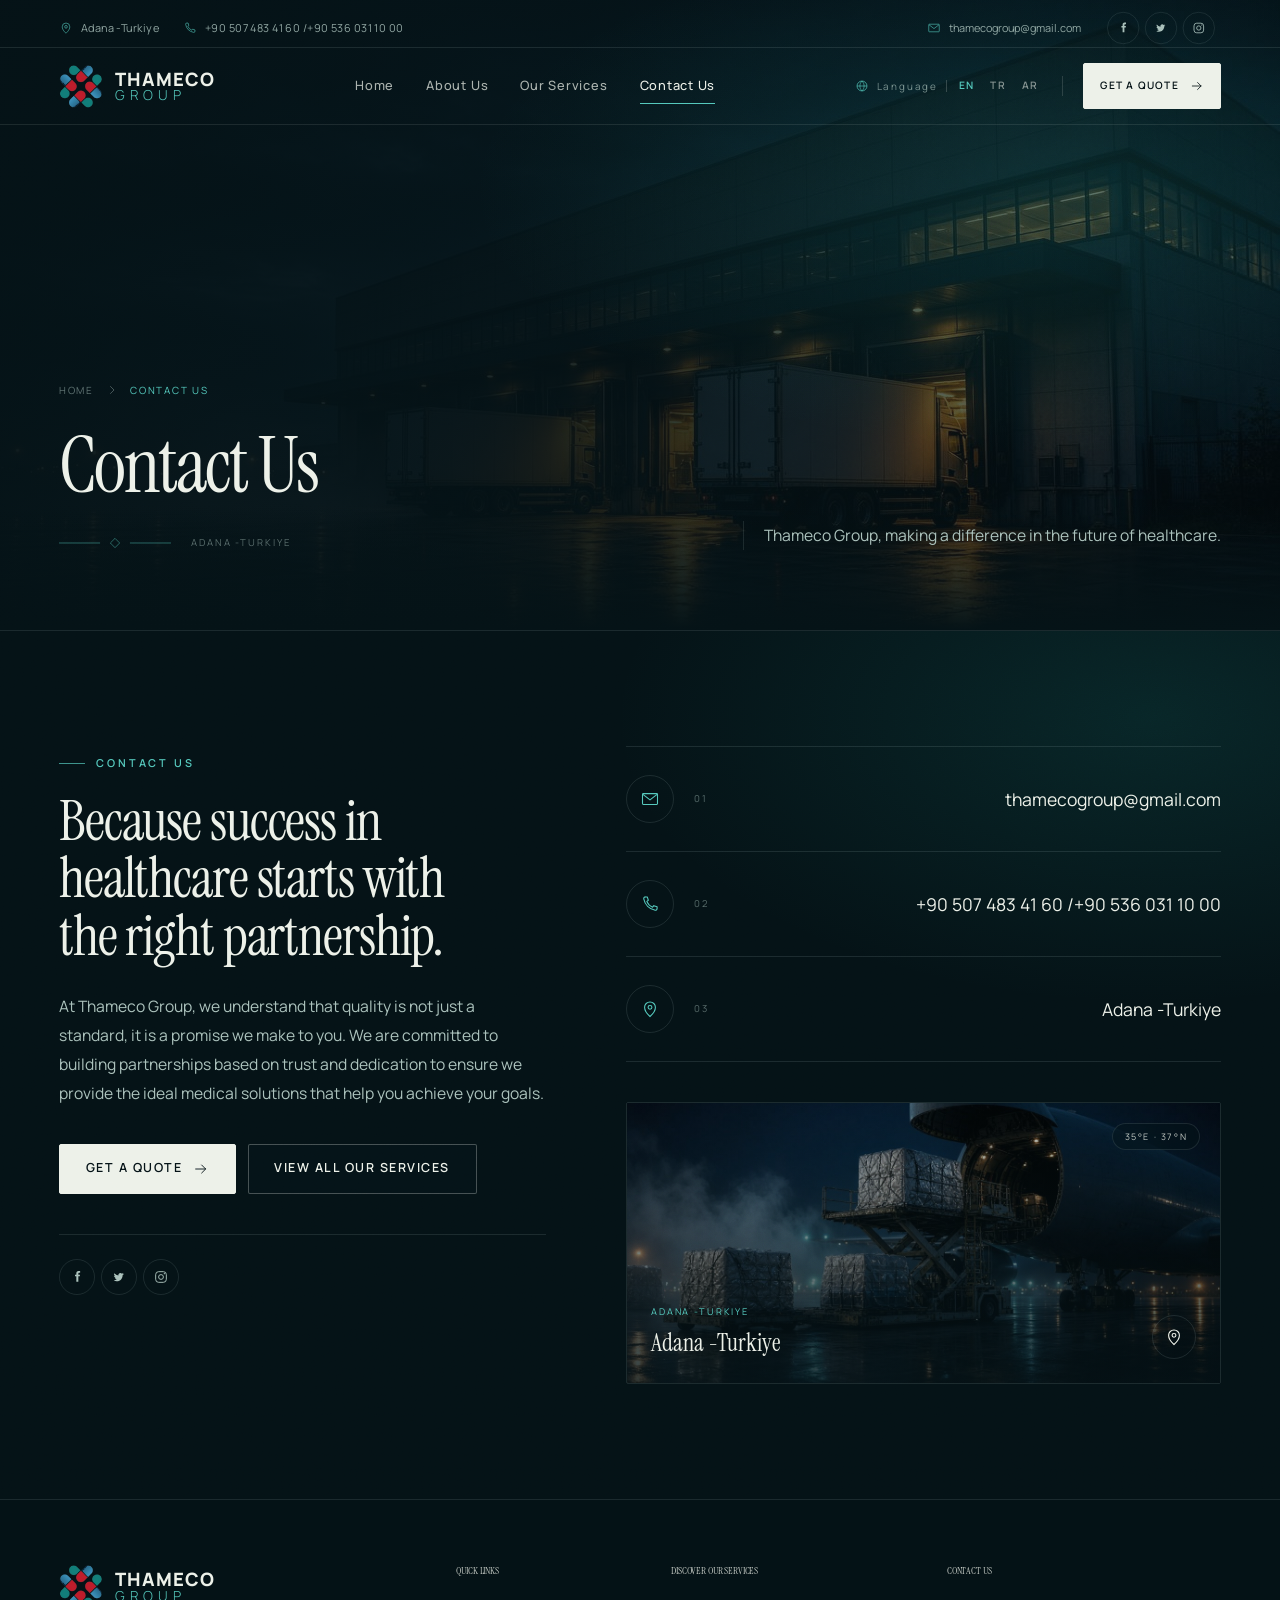
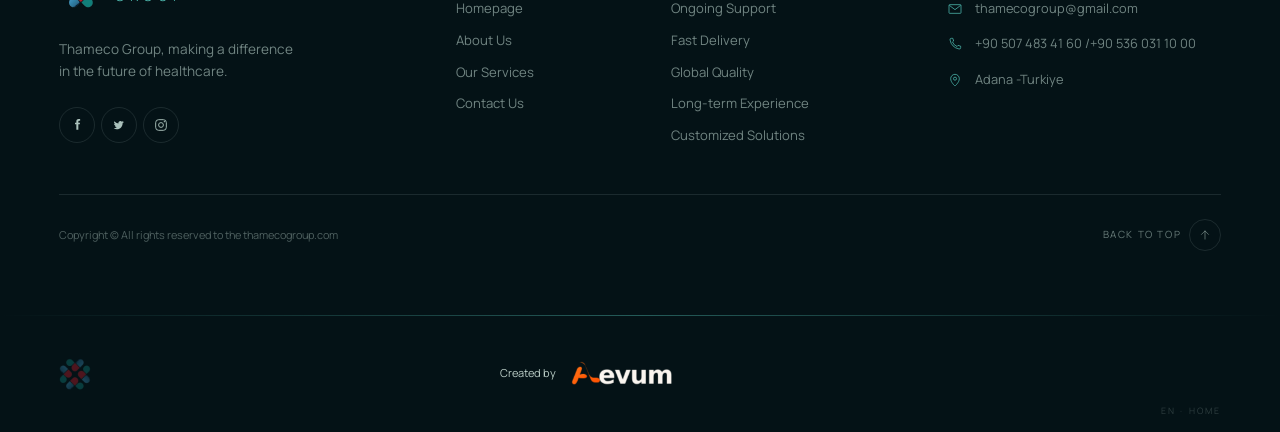
<file: pages/contact/contact.html>
<!doctype html>
<html lang="en" dir="ltr" data-title-en="Contact Us - Thameco Group" data-title-tr="Bize Ulaşın - Thameco Group" data-title-ar="تواصل معنا - Thameco Group">
<head>
<meta charset="UTF-8">
<meta name="viewport" content="width=device-width,initial-scale=1">
<meta name="theme-color" content="#041216">
<meta name="description" content="Thameco Group — export of medicines and medical supplies, integrated logistics services and quality assurance. Adana, Türkiye.">
<title>Contact Us - Thameco Group</title>
<link rel="icon" href="../images/favicon-original.png">
<link rel="stylesheet" href="../shared/fonts.css">
<link rel="stylesheet" href="../shared/reference-site.css">
<link rel="stylesheet" href="../shared/brand-credit.css">
<link rel="stylesheet" href="../shared/responsive-polish.css">
<link rel="stylesheet" href="contact.css">
</head>
<body>
<a href="#main" class="skip-link">Skip to content</a>
<header class="site-header fixed inset-x-0 top-0 z-50 transition-[background-color,box-shadow,backdrop-filter] duration-500 bg-transparent">
  <div class="site-utility-bar hidden overflow-hidden border-b border-fog/10 transition-all duration-500 md:block max-h-12 opacity-100">
    <div class="container-x flex items-center justify-between py-2.5">
      <div class="flex items-center gap-6 text-[0.68rem] tracking-[0.04em] text-mist/85">
        <span class="inline-flex items-center gap-2">
          <svg viewBox="0 0 24 24" fill="none" class="h-3.5 w-3.5 text-teal/80" aria-hidden="true">
            <path d="M12 21s6.5-5.5 6.5-11a6.5 6.5 0 10-13 0C5.5 15.5 12 21 12 21z" stroke="currentColor" stroke-width="1.3">
          </path>
          <circle cx="12" cy="10" r="2.3" stroke="currentColor" stroke-width="1.3">
        </circle>
      </svg>
      <span data-en="Adana -Turkiye" data-tr="Adana -Türkiye" data-ar="أضنا -تركيا">Adana -Turkiye</span>
    </span>
    <a href="tel:+905074834160" class="inline-flex items-center gap-2 transition-colors hover:text-teal">
      <svg viewBox="0 0 24 24" fill="none" class="h-3.5 w-3.5 text-teal/80" aria-hidden="true">
        <path d="M6.6 3.5h2.1l1.3 4-1.8 1.4a12.6 12.6 0 006.9 6.9l1.4-1.8 4 1.3v2.1a2.1 2.1 0 01-2.3 2.1A17.5 17.5 0 014.5 5.8 2.1 2.1 0 016.6 3.5z" stroke="currentColor" stroke-width="1.3" stroke-linejoin="round">
      </path>
    </svg>
    <span dir="ltr">+90 507 483 41 60 /+90 536 031 10 00</span>
  </a>
</div>
<div class="flex items-center gap-5">
  <a href="mailto:thamecogroup@gmail.com" class="inline-flex items-center gap-2 text-[0.68rem] text-mist/85 transition-colors hover:text-teal">
    <svg viewBox="0 0 24 24" fill="none" class="h-3.5 w-3.5 text-teal/80" aria-hidden="true">
      <rect x="3" y="5.5" width="18" height="13" rx="1" stroke="currentColor" stroke-width="1.3">
    </rect>
    <path d="M3.5 6.5L12 13l8.5-6.5" stroke="currentColor" stroke-width="1.3" stroke-linejoin="round">
  </path>
</svg>thamecogroup@gmail.com</a>
<ul class="flex items-center gap-1.5 scale-90">
  <li>
    <a href="#" aria-label="Facebook" class="flex h-9 w-9 items-center justify-center rounded-full border transition-all duration-500 border-fog/15 text-mist hover:border-teal hover:text-teal">
      <svg viewBox="0 0 24 24" class="h-4 w-4" aria-hidden="true">
        <path d="M14 8.5V6.8c0-.8.5-1.1 1-1.1h1.7V3h-2.4c-2.4 0-3.3 1.7-3.3 3.4v2.1H9V11h2v8h3v-8h2.2l.3-2.5H14z" fill="currentColor">
      </path>
    </svg>
  </a>
</li>
<li>
  <a href="#" aria-label="Twitter" class="flex h-9 w-9 items-center justify-center rounded-full border transition-all duration-500 border-fog/15 text-mist hover:border-teal hover:text-teal">
    <svg viewBox="0 0 24 24" class="h-4 w-4" aria-hidden="true">
      <path d="M19 7.3c-.6.2-1.2.4-1.9.5.7-.4 1.2-1 1.5-1.7-.7.4-1.4.7-2.2.9a3.1 3.1 0 00-5.3 2.8A8.8 8.8 0 015 6.3a3.1 3.1 0 001 4.1c-.5 0-1-.1-1.4-.4 0 1.5 1.1 2.8 2.5 3.1-.5.1-1 .2-1.4.1a3.1 3.1 0 002.9 2.2A6.2 6.2 0 014 17a8.7 8.7 0 004.7 1.4c5.6 0 8.7-4.7 8.7-8.7v-.4c.6-.5 1.1-1 1.6-1.6z" fill="currentColor">
    </path>
  </svg>
</a>
</li>
<li>
  <a href="#" aria-label="Instagram" class="flex h-9 w-9 items-center justify-center rounded-full border transition-all duration-500 border-fog/15 text-mist hover:border-teal hover:text-teal">
    <svg viewBox="0 0 24 24" class="h-4 w-4" aria-hidden="true">
      <rect x="4" y="4" width="16" height="16" rx="4.5" stroke="currentColor" stroke-width="1.4" fill="none">
    </rect>
    <circle cx="12" cy="12" r="3.6" stroke="currentColor" stroke-width="1.4" fill="none">
  </circle>
  <circle cx="17" cy="7" r="1" fill="currentColor">
</circle>
</svg>
</a>
</li>
</ul>
</div>
</div>
</div>
<div class="site-header-bar container-x flex h-[68px] items-center justify-between gap-4 md:h-[76px]">
  <a href="../index/index.html" class="group inline-flex items-center gap-3 shrink-0" aria-label="Thameco Group">
    <img alt="Thameco Group logo" width="44" height="44" class="h-10 w-10 object-contain transition-transform duration-700 group-hover:rotate-[45deg] sm:h-11 sm:w-11" src="../images/site-visual-12.png">
    <span class="flex flex-col leading-none">
      <span class="font-sans text-[1.02rem] font-extrabold tracking-[0.06em] sm:text-[1.15rem] text-fog">THAMECO</span>
      <span class="font-sans text-[0.78rem] font-light tracking-[0.34em] sm:text-[0.86rem] text-teal">GROUP</span>
    </span>
  </a>
  <nav class="site-desktop-nav hidden items-center gap-8 md:flex" aria-label="Menu">
    <a href="../index/index.html" class="nav-link" data-en="Home" data-tr="Ana Sayfa" data-ar="الصفحة الرئيسية">Home</a>
    <a href="../about/about.html" class="nav-link" data-en="About Us" data-tr="Hakkımızda" data-ar="نبذة عنا">About Us</a>
    <a href="../services/services.html" class="nav-link" data-en="Our Services" data-tr="Hizmetlerimiz" data-ar="خدماتنا">Our Services</a>
    <a href="../contact/contact.html" class="nav-link" aria-current="page" data-en="Contact Us" data-tr="Bize Ulaşın" data-ar="تواصل معنا">Contact Us</a>
  </nav>
  <div class="site-desktop-actions hidden items-center gap-5 md:flex">
    <div class="flex items-center gap-2" role="group" aria-label="Language" data-en-aria-label="Language" data-tr-aria-label="Dil" data-ar-aria-label="اللغة">
      <svg viewBox="0 0 24 24" fill="none" class="h-3.5 w-3.5 text-teal" aria-hidden="true">
        <circle cx="12" cy="12" r="8.5" stroke="currentColor" stroke-width="1.2">
      </circle>
      <path d="M3.5 12h17M12 3.5c2.4 2.4 3.6 5.3 3.6 8.5S14.4 18.1 12 20.5C9.6 18.1 8.4 15.2 8.4 12S9.6 5.9 12 3.5z" stroke="currentColor" stroke-width="1.1">
    </path>
  </svg>
  <span class="hidden text-[0.62rem] tracking-[0.18em] text-mist/70 xl:inline" data-en="Language" data-tr="Dil" data-ar="اللغة">Language</span>
  <span class="h-3 w-px bg-fog/20" aria-hidden="true">
  </span>
  <button type="button" aria-pressed="true" title="English" class="rounded-sm px-1 py-1.5 text-[0.64rem] font-semibold tracking-[0.12em] transition-colors text-teal" data-en-title="English" data-tr-title="İngilizce" data-ar-title="الإنجليزية" data-set-lang="en">
    <span aria-hidden="true">EN</span>
    <span class="sr-only" data-en="English" data-tr="İngilizce" data-ar="الإنجليزية">English</span>
  </button>
  <button type="button" aria-pressed="false" title="Turkish" class="rounded-sm px-1 py-1.5 text-[0.64rem] font-semibold tracking-[0.12em] transition-colors text-fog/55 hover:text-fog" data-en-title="Turkish" data-tr-title="Türkçe" data-ar-title="التركية" data-set-lang="tr">
    <span aria-hidden="true">TR</span>
    <span class="sr-only" data-en="Turkish" data-tr="Türkçe" data-ar="التركية">Turkish</span>
  </button>
  <button type="button" aria-pressed="false" title="Arabic" class="rounded-sm px-1 py-1.5 text-[0.64rem] font-semibold tracking-[0.12em] transition-colors text-fog/55 hover:text-fog" data-en-title="Arabic" data-tr-title="Arapça" data-ar-title="العربية" data-set-lang="ar">
    <span aria-hidden="true">AR</span>
    <span class="sr-only" data-en="Arabic" data-tr="Arapça" data-ar="العربية">Arabic</span>
  </button>
</div>
<span class="h-5 w-px bg-fog/15" aria-hidden="true">
</span>
<a href="../contact/contact.html" class="btn btn-primary !min-h-[40px] !px-4 !text-[0.64rem]">
  <span data-en="Get a Quote" data-tr="Teklif Alın" data-ar="احصل على عرض أسعار">Get a Quote</span>
  <svg viewBox="0 0 24 24" fill="none" class="rtl:-scale-x-100 h-3.5 w-3.5" aria-hidden="true">
    <path d="M4 12h15M13 6l6 6-6 6" stroke="currentColor" stroke-width="1.4" stroke-linecap="round" stroke-linejoin="round">
  </path>
</svg>
</a>
</div>
<div class="site-mobile-actions flex items-center gap-3 md:hidden">
  <div class="flex items-center gap-0.5 rounded-full border border-fog/15 px-1.5 py-1">
    <div class="flex items-center gap-2" role="group" aria-label="Language" data-en-aria-label="Language" data-tr-aria-label="Dil" data-ar-aria-label="اللغة">
      <svg viewBox="0 0 24 24" fill="none" class="h-3.5 w-3.5 text-teal" aria-hidden="true">
        <circle cx="12" cy="12" r="8.5" stroke="currentColor" stroke-width="1.2">
      </circle>
      <path d="M3.5 12h17M12 3.5c2.4 2.4 3.6 5.3 3.6 8.5S14.4 18.1 12 20.5C9.6 18.1 8.4 15.2 8.4 12S9.6 5.9 12 3.5z" stroke="currentColor" stroke-width="1.1">
    </path>
  </svg>
  <span class="hidden text-[0.62rem] tracking-[0.18em] text-mist/70 xl:inline" data-en="Language" data-tr="Dil" data-ar="اللغة">Language</span>
  <span class="h-3 w-px bg-fog/20" aria-hidden="true">
  </span>
  <button type="button" aria-pressed="true" title="English" class="rounded-sm px-1 py-1.5 text-[0.64rem] font-semibold tracking-[0.12em] transition-colors text-teal" data-en-title="English" data-tr-title="İngilizce" data-ar-title="الإنجليزية" data-set-lang="en">
    <span aria-hidden="true">EN</span>
    <span class="sr-only" data-en="English" data-tr="İngilizce" data-ar="الإنجليزية">English</span>
  </button>
  <button type="button" aria-pressed="false" title="Turkish" class="rounded-sm px-1 py-1.5 text-[0.64rem] font-semibold tracking-[0.12em] transition-colors text-fog/55 hover:text-fog" data-en-title="Turkish" data-tr-title="Türkçe" data-ar-title="التركية" data-set-lang="tr">
    <span aria-hidden="true">TR</span>
    <span class="sr-only" data-en="Turkish" data-tr="Türkçe" data-ar="التركية">Turkish</span>
  </button>
  <button type="button" aria-pressed="false" title="Arabic" class="rounded-sm px-1 py-1.5 text-[0.64rem] font-semibold tracking-[0.12em] transition-colors text-fog/55 hover:text-fog" data-en-title="Arabic" data-tr-title="Arapça" data-ar-title="العربية" data-set-lang="ar">
    <span aria-hidden="true">AR</span>
    <span class="sr-only" data-en="Arabic" data-tr="Arapça" data-ar="العربية">Arabic</span>
  </button>
</div>
</div>
<button type="button" aria-label="Menu" aria-expanded="false" class="flex h-10 w-10 items-center justify-center rounded-full border border-fog/20 text-fog transition-colors hover:border-teal hover:text-teal">
  <svg viewBox="0 0 24 24" fill="none" class="h-5 w-5" aria-hidden="true">
    <path d="M3 7h18M3 12h18M3 17h12" stroke="currentColor" stroke-width="1.4" stroke-linecap="round">
  </path>
</svg>
</button>
</div>
</div>
<div class="h-px w-full bg-fog/10" aria-hidden="true">
  <div class="h-px origin-left bg-gradient-to-r from-teal to-jade transition-[width] duration-150 ease-out" style="width: 0%;">
  </div>
</div>
</header>
<div class="site-mobile-dialog fixed inset-0 z-[60] flex flex-col bg-ink text-fog backdrop-blur-xl transition-all duration-500 md:hidden pointer-events-none opacity-0" role="dialog" aria-modal="true" aria-label="Menu" aria-hidden="true">
  <div class="pointer-events-none absolute inset-0 bg-[radial-gradient(120%_80%_at_80%_0%,rgba(28,141,132,0.25),transparent_60%)]">
  </div>
  <div class="container-x relative flex h-[68px] items-center justify-between">
    <a href="../index/index.html" class="group inline-flex items-center gap-3" aria-label="Thameco Group">
      <img alt="Thameco Group logo" width="44" height="44" class="h-10 w-10 object-contain transition-transform duration-700 group-hover:rotate-[45deg] sm:h-11 sm:w-11" src="../images/site-visual-12.png">
      <span class="flex flex-col leading-none">
        <span class="font-sans text-[1.02rem] font-extrabold tracking-[0.06em] sm:text-[1.15rem] text-fog">THAMECO</span>
        <span class="font-sans text-[0.78rem] font-light tracking-[0.34em] sm:text-[0.86rem] text-teal">GROUP</span>
      </span>
    </a>
    <button type="button" aria-label="Close" class="flex h-10 w-10 items-center justify-center rounded-full border border-fog/20 text-fog" data-en-aria-label="Close" data-tr-aria-label="Kapat" data-ar-aria-label="إغلاق" data-menu="close">
      <svg viewBox="0 0 24 24" fill="none" class="h-5 w-5" aria-hidden="true">
        <path d="M6 6l12 12M18 6L6 18" stroke="currentColor" stroke-width="1.4" stroke-linecap="round">
      </path>
    </svg>
  </button>
</div>
<div class="container-x relative flex flex-1 flex-col justify-between gap-8 overflow-y-auto pb-10 pt-6">
  <nav class="flex flex-col gap-1" aria-label="Menu">
    <a href="../index/index.html" class="group flex items-baseline justify-between border-b border-fog/10 py-4">
      <span class="font-display text-[2.1rem] leading-none text-fog group-hover:text-teal" data-en="Home" data-tr="Ana Sayfa" data-ar="الصفحة الرئيسية">Home</span>
      <span class="font-sans text-[0.6rem] tracking-[0.2em] text-teal/70">01</span>
    </a>
    <a href="../about/about.html" class="group flex items-baseline justify-between border-b border-fog/10 py-4">
      <span class="font-display text-[2.1rem] leading-none text-fog group-hover:text-teal" data-en="About Us" data-tr="Hakkımızda" data-ar="نبذة عنا">About Us</span>
      <span class="font-sans text-[0.6rem] tracking-[0.2em] text-teal/70">02</span>
    </a>
    <a href="../services/services.html" class="group flex items-baseline justify-between border-b border-fog/10 py-4">
      <span class="font-display text-[2.1rem] leading-none text-fog group-hover:text-teal" data-en="Our Services" data-tr="Hizmetlerimiz" data-ar="خدماتنا">Our Services</span>
      <span class="font-sans text-[0.6rem] tracking-[0.2em] text-teal/70">03</span>
    </a>
    <a href="../contact/contact.html" class="group flex items-baseline justify-between border-b border-fog/10 py-4">
      <span class="font-display text-[2.1rem] leading-none text-fog group-hover:text-teal" data-en="Contact Us" data-tr="Bize Ulaşın" data-ar="تواصل معنا">Contact Us</span>
      <span class="font-sans text-[0.6rem] tracking-[0.2em] text-teal/70">04</span>
    </a>
  </nav>
  <div class="grid gap-7">
    <div class="flex flex-col gap-2" role="group" aria-label="Language" data-en-aria-label="Language" data-tr-aria-label="Dil" data-ar-aria-label="اللغة">
      <button type="button" aria-pressed="true" class="flex items-center justify-between border-b border-fog/10 pb-2 text-start transition-colors text-teal" data-set-lang="en">
        <span class="font-display text-2xl" data-en="English" data-tr="İngilizce" data-ar="الإنجليزية">English</span>
        <span class="font-sans text-[0.6rem] tracking-[0.2em]">EN</span>
      </button>
      <button type="button" aria-pressed="false" class="flex items-center justify-between border-b border-fog/10 pb-2 text-start transition-colors text-fog/65 hover:text-fog" data-set-lang="tr">
        <span class="font-display text-2xl" data-en="Turkish" data-tr="Türkçe" data-ar="التركية">Turkish</span>
        <span class="font-sans text-[0.6rem] tracking-[0.2em]">TR</span>
      </button>
      <button type="button" aria-pressed="false" class="flex items-center justify-between border-b border-fog/10 pb-2 text-start transition-colors text-fog/65 hover:text-fog" data-set-lang="ar">
        <span class="font-display text-2xl" data-en="Arabic" data-tr="Arapça" data-ar="العربية">Arabic</span>
        <span class="font-sans text-[0.6rem] tracking-[0.2em]">AR</span>
      </button>
    </div>
    <div class="space-y-3 text-sm text-mist">
      <a href="tel:+905074834160" class="flex items-center gap-3" dir="ltr">
        <svg viewBox="0 0 24 24" fill="none" class="h-4 w-4 text-teal" aria-hidden="true">
          <path d="M6.6 3.5h2.1l1.3 4-1.8 1.4a12.6 12.6 0 006.9 6.9l1.4-1.8 4 1.3v2.1a2.1 2.1 0 01-2.3 2.1A17.5 17.5 0 014.5 5.8 2.1 2.1 0 016.6 3.5z" stroke="currentColor" stroke-width="1.3" stroke-linejoin="round">
        </path>
      </svg>
      <span>+90 507 483 41 60 /+90 536 031 10 00</span>
    </a>
    <a href="mailto:thamecogroup@gmail.com" class="flex items-center gap-3">
      <svg viewBox="0 0 24 24" fill="none" class="h-4 w-4 text-teal" aria-hidden="true">
        <rect x="3" y="5.5" width="18" height="13" rx="1" stroke="currentColor" stroke-width="1.3">
      </rect>
      <path d="M3.5 6.5L12 13l8.5-6.5" stroke="currentColor" stroke-width="1.3" stroke-linejoin="round">
    </path>
  </svg>thamecogroup@gmail.com</a>
  <p class="flex items-center gap-3">
    <svg viewBox="0 0 24 24" fill="none" class="h-4 w-4 text-teal" aria-hidden="true">
      <path d="M12 21s6.5-5.5 6.5-11a6.5 6.5 0 10-13 0C5.5 15.5 12 21 12 21z" stroke="currentColor" stroke-width="1.3">
    </path>
    <circle cx="12" cy="10" r="2.3" stroke="currentColor" stroke-width="1.3">
  </circle>
</svg>
<span data-en="Adana -Turkiye" data-tr="Adana -Türkiye" data-ar="أضنا -تركيا">Adana -Turkiye</span>
</p>
</div>
<a href="../contact/contact.html" class="btn btn-primary w-full">
  <span data-en="Get a Quote" data-tr="Teklif Alın" data-ar="احصل على عرض أسعار">Get a Quote</span>
  <svg viewBox="0 0 24 24" fill="none" class="rtl:-scale-x-100 h-4 w-4" aria-hidden="true">
    <path d="M4 12h15M13 6l6 6-6 6" stroke="currentColor" stroke-width="1.4" stroke-linecap="round" stroke-linejoin="round">
  </path>
</svg>
</a>
<ul class="flex items-center gap-1.5">
  <li>
    <a href="#" aria-label="Facebook" class="flex h-9 w-9 items-center justify-center rounded-full border transition-all duration-500 border-fog/15 text-mist hover:border-teal hover:text-teal">
      <svg viewBox="0 0 24 24" class="h-4 w-4" aria-hidden="true">
        <path d="M14 8.5V6.8c0-.8.5-1.1 1-1.1h1.7V3h-2.4c-2.4 0-3.3 1.7-3.3 3.4v2.1H9V11h2v8h3v-8h2.2l.3-2.5H14z" fill="currentColor">
      </path>
    </svg>
  </a>
</li>
<li>
  <a href="#" aria-label="Twitter" class="flex h-9 w-9 items-center justify-center rounded-full border transition-all duration-500 border-fog/15 text-mist hover:border-teal hover:text-teal">
    <svg viewBox="0 0 24 24" class="h-4 w-4" aria-hidden="true">
      <path d="M19 7.3c-.6.2-1.2.4-1.9.5.7-.4 1.2-1 1.5-1.7-.7.4-1.4.7-2.2.9a3.1 3.1 0 00-5.3 2.8A8.8 8.8 0 015 6.3a3.1 3.1 0 001 4.1c-.5 0-1-.1-1.4-.4 0 1.5 1.1 2.8 2.5 3.1-.5.1-1 .2-1.4.1a3.1 3.1 0 002.9 2.2A6.2 6.2 0 014 17a8.7 8.7 0 004.7 1.4c5.6 0 8.7-4.7 8.7-8.7v-.4c.6-.5 1.1-1 1.6-1.6z" fill="currentColor">
    </path>
  </svg>
</a>
</li>
<li>
  <a href="#" aria-label="Instagram" class="flex h-9 w-9 items-center justify-center rounded-full border transition-all duration-500 border-fog/15 text-mist hover:border-teal hover:text-teal">
    <svg viewBox="0 0 24 24" class="h-4 w-4" aria-hidden="true">
      <rect x="4" y="4" width="16" height="16" rx="4.5" stroke="currentColor" stroke-width="1.4" fill="none">
    </rect>
    <circle cx="12" cy="12" r="3.6" stroke="currentColor" stroke-width="1.4" fill="none">
  </circle>
  <circle cx="17" cy="7" r="1" fill="currentColor">
</circle>
</svg>
</a>
</li>
</ul>
</div>
</div>
</div>
<div class="page-enter">
  <div class="relative min-h-screen bg-ink">
    <main id="main">
      <section class="grain relative overflow-hidden border-b border-fog/10">
        <div class="absolute inset-0">
          <img alt="" aria-hidden="true" class="h-full w-full object-cover object-center" loading="eager" decoding="async" src="../images/site-visual-09.jpg">
          <div class="absolute inset-0 bg-[linear-gradient(100deg,rgba(4,18,22,0.97)_0%,rgba(4,18,22,0.9)_45%,rgba(4,18,22,0.45)_100%)]">
          </div>
          <div class="absolute inset-0 bg-[radial-gradient(80%_70%_at_85%_30%,rgba(28,141,132,0.2),transparent_60%)]">
          </div>
          <div class="absolute inset-x-0 bottom-0 h-32 bg-gradient-to-b from-transparent to-ink">
          </div>
        </div>
        <div class="container-x relative flex min-h-[78svh] flex-col justify-end pb-16 pt-[132px] sm:min-h-[70svh] lg:pb-20">
          <nav aria-label="Breadcrumb" class="flex items-center gap-3 text-[0.62rem] tracking-[0.18em] text-mist/55 uppercase">
            <a href="../index/index.html" class="transition-colors hover:text-teal" data-en="Home" data-tr="Ana Sayfa" data-ar="الصفحة الرئيسية">Home</a>
            <svg viewBox="0 0 24 24" fill="none" class="h-3 w-3 rtl:-scale-x-100" aria-hidden="true">
              <path d="M9 5l7 7-7 7" stroke="currentColor" stroke-width="1.4" stroke-linecap="round" stroke-linejoin="round">
            </path>
          </svg>
          <span class="text-teal" data-en="Contact Us" data-tr="Bize Ulaşın" data-ar="تواصل معنا">Contact Us</span>
        </nav>
        <div class="mt-8 grid items-end gap-8 lg:grid-cols-[1fr_auto]">
          <div>
            <h1 class="display-xl max-w-[15ch] text-balance text-fog" data-en="Contact Us" data-tr="Bize Ulaşın" data-ar="تواصل معنا">Contact Us</h1>
            <div class="mt-8 flex items-center gap-5">
              <svg viewBox="0 0 120 12" class="h-3 w-28 text-teal/60 opacity-80" fill="none" aria-hidden="true">
                <path d="M0 6h44" stroke="currentColor" stroke-width="1">
              </path>
              <path d="M60 1l5 5-5 5-5-5 5-5z" stroke="currentColor" stroke-width="1">
            </path>
            <path d="M76 6h44" stroke="currentColor" stroke-width="1">
          </path>
        </svg>
        <span class="text-[0.6rem] tracking-[0.2em] text-mist/50 uppercase" data-en="Adana -Turkiye" data-tr="Adana -Türkiye" data-ar="أضنا -تركيا">Adana -Turkiye</span>
      </div>
    </div>
    <div class="reveal max-w-[34rem]" style="--reveal-delay: 150ms;">
      <p class="lede border-s border-teal/40 ps-5 text-[0.96rem]" data-en="Thameco Group, making a difference in the future of healthcare." data-tr="Thameco Group, sağlık hizmetlerinin geleceğinde fark yaratıyor." data-ar="مجموعة تاميكو، تُحدث فرقاً في مستقبل الرعاية الصحية.">Thameco Group, making a difference in the future of healthcare.</p>
    </div>
  </div>
</div>
</section>
<section class="grain relative overflow-hidden bg-ink" aria-label="Contact Us" data-en-aria-label="Contact Us" data-tr-aria-label="Bize Ulaşın" data-ar-aria-label="اتصل بنا">
  <div class="pointer-events-none absolute inset-0 bg-[radial-gradient(70%_55%_at_90%_10%,rgba(28,141,132,0.16),transparent_60%)]" aria-hidden="true">
  </div>
  <div class="container-x section-pad relative">
    <div class="grid gap-12 lg:grid-cols-[0.9fr_1.1fr] lg:gap-20">
      <div>
        <div class="reveal" style="--reveal-delay: 0ms;">
          <p class="eyebrow" data-en="Contact Us" data-tr="Bize Ulaşın" data-ar="اتصل بنا">Contact Us</p>
        </div>
        <div class="reveal" style="--reveal-delay: 90ms;">
          <h2 class="display-lg mt-5 max-w-[16ch] text-balance" data-en="Because success in healthcare starts with the right partnership." data-tr="Çünkü sağlık hizmetlerinde başarı doğru ortaklıkla başlar." data-ar="لأن النجاح في مجال الرعاية الصحية يبدأ بالشراكة الصحيحة.">Because success in healthcare starts with the right partnership.</h2>
        </div>
        <div class="reveal" style="--reveal-delay: 170ms;">
          <p class="lede mt-7 max-w-[52ch]" data-en="At Thameco Group, we understand that quality is not just a standard, it is a promise we make to you. We are committed to building partnerships based on trust and dedication to ensure we provide the ideal medical solutions that help you achieve your goals." data-tr="Thameco Group’ta kalitenin sadece bir standart değil, size verdiğimiz bir söz olduğunu biliyoruz. Hedeflerinize ulaşmanıza yardımcı olacak ideal tıbbi çözümleri sunmak için güven ve bağlılığa dayalı ortaklıklar kurmaya kararlıyız." data-ar="نحن في مجموعة تاميكو ندرك أن الجودة ليست مجرد معيار بل هي وعد نقطعه لك. نحن ملتزمون ببناء شراكات قائمة على الثقة والتفاني لضمان تقديم الحلول الطبية المثالية التي تساعدك على تحقيق أهدافك.">At Thameco Group, we understand that quality is not just a standard, it is a promise we make to you. We are committed to building partnerships based on trust and dedication to ensure we provide the ideal medical solutions that help you achieve your goals.</p>
        </div>
        <div class="reveal" style="--reveal-delay: 240ms;">
          <div class="mt-9 flex flex-wrap items-center gap-3">
            <a href="../contact/contact.html" class="btn btn-primary">
              <span data-en="Get a Quote" data-tr="Teklif Alın" data-ar="احصل على عرض أسعار">Get a Quote</span>
              <svg viewBox="0 0 24 24" fill="none" class="rtl:-scale-x-100 h-4 w-4" aria-hidden="true">
                <path d="M4 12h15M13 6l6 6-6 6" stroke="currentColor" stroke-width="1.4" stroke-linecap="round" stroke-linejoin="round">
              </path>
            </svg>
          </a>
          <a href="../services/services.html" class="btn btn-ghost" data-en="View All Our Services" data-tr="Tüm hizmetlerimizi görüntüleyin" data-ar="إطلع على كل خدماتنا">View All Our Services</a>
        </div>
      </div>
      <div class="reveal" style="--reveal-delay: 300ms;">
        <div class="mt-10 border-t border-fog/12 pt-6">
          <ul class="flex items-center gap-1.5">
            <li>
              <a href="#" aria-label="Facebook" class="flex h-9 w-9 items-center justify-center rounded-full border transition-all duration-500 border-fog/15 text-mist hover:border-teal hover:text-teal">
                <svg viewBox="0 0 24 24" class="h-4 w-4" aria-hidden="true">
                  <path d="M14 8.5V6.8c0-.8.5-1.1 1-1.1h1.7V3h-2.4c-2.4 0-3.3 1.7-3.3 3.4v2.1H9V11h2v8h3v-8h2.2l.3-2.5H14z" fill="currentColor">
                </path>
              </svg>
            </a>
          </li>
          <li>
            <a href="#" aria-label="Twitter" class="flex h-9 w-9 items-center justify-center rounded-full border transition-all duration-500 border-fog/15 text-mist hover:border-teal hover:text-teal">
              <svg viewBox="0 0 24 24" class="h-4 w-4" aria-hidden="true">
                <path d="M19 7.3c-.6.2-1.2.4-1.9.5.7-.4 1.2-1 1.5-1.7-.7.4-1.4.7-2.2.9a3.1 3.1 0 00-5.3 2.8A8.8 8.8 0 015 6.3a3.1 3.1 0 001 4.1c-.5 0-1-.1-1.4-.4 0 1.5 1.1 2.8 2.5 3.1-.5.1-1 .2-1.4.1a3.1 3.1 0 002.9 2.2A6.2 6.2 0 014 17a8.7 8.7 0 004.7 1.4c5.6 0 8.7-4.7 8.7-8.7v-.4c.6-.5 1.1-1 1.6-1.6z" fill="currentColor">
              </path>
            </svg>
          </a>
        </li>
        <li>
          <a href="#" aria-label="Instagram" class="flex h-9 w-9 items-center justify-center rounded-full border transition-all duration-500 border-fog/15 text-mist hover:border-teal hover:text-teal">
            <svg viewBox="0 0 24 24" class="h-4 w-4" aria-hidden="true">
              <rect x="4" y="4" width="16" height="16" rx="4.5" stroke="currentColor" stroke-width="1.4" fill="none">
            </rect>
            <circle cx="12" cy="12" r="3.6" stroke="currentColor" stroke-width="1.4" fill="none">
          </circle>
          <circle cx="17" cy="7" r="1" fill="currentColor">
        </circle>
      </svg>
    </a>
  </li>
</ul>
</div>
</div>
</div>
<div>
  <ol class="border-t border-fog/15">
    <li class="border-b border-fog/15">
      <a href="mailto:thamecogroup@gmail.com" class="group flex flex-col gap-4 py-7 sm:flex-row sm:items-center sm:justify-between">
        <span class="flex items-center gap-5">
          <span class="flex h-12 w-12 shrink-0 items-center justify-center rounded-full border border-fog/20 text-teal transition-colors duration-500 group-hover:border-teal group-hover:bg-teal/10">
            <svg viewBox="0 0 24 24" fill="none" class="h-5 w-5" aria-hidden="true">
              <rect x="3" y="5.5" width="18" height="13" rx="1" stroke="currentColor" stroke-width="1.3">
            </rect>
            <path d="M3.5 6.5L12 13l8.5-6.5" stroke="currentColor" stroke-width="1.3" stroke-linejoin="round">
          </path>
        </svg>
      </span>
      <span class="font-sans text-[0.6rem] tracking-[0.22em] text-mist/50 uppercase">01</span>
    </span>
    <span class="text-start text-[1rem] leading-relaxed text-fog transition-colors duration-500 group-hover:text-teal sm:text-end sm:text-[1.1rem]">thamecogroup@gmail.com</span>
  </a>
</li>
<li class="border-b border-fog/15">
  <a href="tel:+905074834160" class="group flex flex-col gap-4 py-7 sm:flex-row sm:items-center sm:justify-between">
    <span class="flex items-center gap-5">
      <span class="flex h-12 w-12 shrink-0 items-center justify-center rounded-full border border-fog/20 text-teal transition-colors duration-500 group-hover:border-teal group-hover:bg-teal/10">
        <svg viewBox="0 0 24 24" fill="none" class="h-5 w-5" aria-hidden="true">
          <path d="M6.6 3.5h2.1l1.3 4-1.8 1.4a12.6 12.6 0 006.9 6.9l1.4-1.8 4 1.3v2.1a2.1 2.1 0 01-2.3 2.1A17.5 17.5 0 014.5 5.8 2.1 2.1 0 016.6 3.5z" stroke="currentColor" stroke-width="1.3" stroke-linejoin="round">
        </path>
      </svg>
    </span>
    <span class="font-sans text-[0.6rem] tracking-[0.22em] text-mist/50 uppercase">02</span>
  </span>
  <span dir="ltr" class="text-start text-[1rem] leading-relaxed text-fog transition-colors duration-500 group-hover:text-teal sm:text-end sm:text-[1.1rem]">+90 507 483 41 60 /+90 536 031 10 00</span>
</a>
</li>
<li class="border-b border-fog/15">
  <div class="group flex flex-col gap-4 py-7 sm:flex-row sm:items-center sm:justify-between">
    <span class="flex items-center gap-5">
      <span class="flex h-12 w-12 shrink-0 items-center justify-center rounded-full border border-fog/20 text-teal transition-colors duration-500 group-hover:border-teal group-hover:bg-teal/10">
        <svg viewBox="0 0 24 24" fill="none" class="h-5 w-5" aria-hidden="true">
          <path d="M12 21s6.5-5.5 6.5-11a6.5 6.5 0 10-13 0C5.5 15.5 12 21 12 21z" stroke="currentColor" stroke-width="1.3">
        </path>
        <circle cx="12" cy="10" r="2.3" stroke="currentColor" stroke-width="1.3">
      </circle>
    </svg>
  </span>
  <span class="font-sans text-[0.6rem] tracking-[0.22em] text-mist/50 uppercase">03</span>
</span>
<span class="text-start text-[1rem] leading-relaxed text-fog transition-colors duration-500 group-hover:text-teal sm:text-end sm:text-[1.1rem]" data-en="Adana -Turkiye" data-tr="Adana -Türkiye" data-ar="أضنا -تركيا">Adana -Turkiye</span>
</div>
</li>
</ol>
<div class="reveal" style="--reveal-delay: 160ms;">
  <div class="relative mt-10 overflow-hidden rounded-[2px] border border-fog/12">
    <img alt="Adana -Turkiye" loading="lazy" decoding="async" class="h-[220px] w-full object-cover sm:h-[280px]" src="../images/site-visual-05.jpg" data-en-alt="Adana -Turkiye" data-tr-alt="Adana -Türkiye" data-ar-alt="أضنا -تركيا">
    <div class="absolute inset-0 bg-[linear-gradient(180deg,rgba(4,18,22,0.25),rgba(4,18,22,0.82))]">
    </div>
    <div class="absolute inset-x-0 bottom-0 flex items-end justify-between gap-4 p-5 sm:p-6">
      <div>
        <p class="text-[0.58rem] tracking-[0.2em] text-teal uppercase" data-en="Adana -Turkiye" data-tr="Adana -Türkiye" data-ar="أضنا -تركيا">Adana -Turkiye</p>
        <p class="font-display mt-2 text-2xl text-fog" data-en="Adana -Turkiye" data-tr="Adana -Türkiye" data-ar="أضنا -تركيا">Adana -Turkiye</p>
      </div>
      <span class="flex h-11 w-11 items-center justify-center rounded-full border border-fog/25 text-fog">
        <svg viewBox="0 0 24 24" fill="none" class="h-5 w-5" aria-hidden="true">
          <path d="M12 21s6.5-5.5 6.5-11a6.5 6.5 0 10-13 0C5.5 15.5 12 21 12 21z" stroke="currentColor" stroke-width="1.3">
        </path>
        <circle cx="12" cy="10" r="2.3" stroke="currentColor" stroke-width="1.3">
      </circle>
    </svg>
  </span>
</div>
<span class="absolute end-5 top-5 rounded-full border border-fog/25 bg-ink/40 px-3 py-1.5 text-[0.56rem] tracking-[0.18em] text-fog/80 uppercase backdrop-blur-md">35°E · 37°N</span>
</div>
</div>
</div>
</div>
</div>
</section>
</main>
<footer class="site-footer relative overflow-hidden border-t border-fog/10 bg-ink">
  <div class="container-x relative py-14 lg:py-16">
    <div class="grid gap-10 md:grid-cols-2 lg:grid-cols-[1.2fr_0.6fr_0.8fr_0.9fr] lg:gap-8">
      <div>
        <a href="../index/index.html" class="group inline-flex items-center gap-3" aria-label="Thameco Group">
          <img alt="Thameco Group logo" width="44" height="44" class="h-10 w-10 object-contain transition-transform duration-700 group-hover:rotate-[45deg] sm:h-11 sm:w-11" src="../images/site-visual-12.png">
          <span class="flex flex-col leading-none">
            <span class="font-sans text-[1.02rem] font-extrabold tracking-[0.06em] sm:text-[1.15rem] text-fog">THAMECO</span>
            <span class="font-sans text-[0.78rem] font-light tracking-[0.34em] sm:text-[0.86rem] text-teal">GROUP</span>
          </span>
        </a>
        <p class="mt-6 max-w-[30ch] text-[0.85rem] leading-relaxed text-mist/65" data-en="Thameco Group, making a difference in the future of healthcare." data-tr="Thameco Group, sağlık hizmetlerinin geleceğinde fark yaratıyor." data-ar="مجموعة تاميكو، تُحدث فرقاً في مستقبل الرعاية الصحية.">Thameco Group, making a difference in the future of healthcare.</p>
        <div class="mt-6">
          <ul class="flex items-center gap-1.5">
            <li>
              <a href="#" aria-label="Facebook" class="flex h-9 w-9 items-center justify-center rounded-full border transition-all duration-500 border-fog/15 text-mist hover:border-teal hover:text-teal">
                <svg viewBox="0 0 24 24" class="h-4 w-4" aria-hidden="true">
                  <path d="M14 8.5V6.8c0-.8.5-1.1 1-1.1h1.7V3h-2.4c-2.4 0-3.3 1.7-3.3 3.4v2.1H9V11h2v8h3v-8h2.2l.3-2.5H14z" fill="currentColor">
                </path>
              </svg>
            </a>
          </li>
          <li>
            <a href="#" aria-label="Twitter" class="flex h-9 w-9 items-center justify-center rounded-full border transition-all duration-500 border-fog/15 text-mist hover:border-teal hover:text-teal">
              <svg viewBox="0 0 24 24" class="h-4 w-4" aria-hidden="true">
                <path d="M19 7.3c-.6.2-1.2.4-1.9.5.7-.4 1.2-1 1.5-1.7-.7.4-1.4.7-2.2.9a3.1 3.1 0 00-5.3 2.8A8.8 8.8 0 015 6.3a3.1 3.1 0 001 4.1c-.5 0-1-.1-1.4-.4 0 1.5 1.1 2.8 2.5 3.1-.5.1-1 .2-1.4.1a3.1 3.1 0 002.9 2.2A6.2 6.2 0 014 17a8.7 8.7 0 004.7 1.4c5.6 0 8.7-4.7 8.7-8.7v-.4c.6-.5 1.1-1 1.6-1.6z" fill="currentColor">
              </path>
            </svg>
          </a>
        </li>
        <li>
          <a href="#" aria-label="Instagram" class="flex h-9 w-9 items-center justify-center rounded-full border transition-all duration-500 border-fog/15 text-mist hover:border-teal hover:text-teal">
            <svg viewBox="0 0 24 24" class="h-4 w-4" aria-hidden="true">
              <rect x="4" y="4" width="16" height="16" rx="4.5" stroke="currentColor" stroke-width="1.4" fill="none">
            </rect>
            <circle cx="12" cy="12" r="3.6" stroke="currentColor" stroke-width="1.4" fill="none">
          </circle>
          <circle cx="17" cy="7" r="1" fill="currentColor">
        </circle>
      </svg>
    </a>
  </li>
</ul>
</div>
</div>
<nav aria-label="Quick Links" data-en-aria-label="Quick Links" data-tr-aria-label="Hızlı Bağlantılar" data-ar-aria-label="روابط سريعة">
  <h2 class="text-[0.62rem] font-semibold tracking-[0.2em] text-fog/85 uppercase" data-en="Quick Links" data-tr="Hızlı Bağlantılar" data-ar="روابط سريعة">Quick Links</h2>
  <ul class="mt-5 space-y-3 text-[0.82rem] text-mist/65">
    <li>
      <a href="../index/index.html" class="transition-colors hover:text-teal" data-en="Homepage" data-tr="Anasayfa" data-ar="الصفحة الرئيسية">Homepage</a>
    </li>
    <li>
      <a href="../about/about.html" class="transition-colors hover:text-teal" data-en="About Us" data-tr="Hakkımızda" data-ar="نبذة عنا">About Us</a>
    </li>
    <li>
      <a href="../services/services.html" class="transition-colors hover:text-teal" data-en="Our Services" data-tr="Hizmetlerimiz" data-ar="خدماتنا">Our Services</a>
    </li>
    <li>
      <a href="../contact/contact.html" class="transition-colors hover:text-teal" data-en="Contact Us" data-tr="Bize Ulaşın" data-ar="اتصل بنا">Contact Us</a>
    </li>
  </ul>
</nav>
<div>
  <h2 class="text-[0.62rem] font-semibold tracking-[0.2em] text-fog/85 uppercase" data-en="Discover our services" data-tr="Hizmetlerimizi keşfedin" data-ar="اكتشف خدماتنا">Discover our services</h2>
  <ul class="mt-5 space-y-3 text-[0.82rem] text-mist/65">
    <li>
      <a href="../services/services.html" class="transition-colors hover:text-teal" data-en="Ongoing Support" data-tr="Devam Eden Destek" data-ar="الدعم المستمر">Ongoing Support</a>
    </li>
    <li>
      <a href="../services/services.html" class="transition-colors hover:text-teal" data-en="Fast Delivery" data-tr="Hızlı Teslimat" data-ar="توصيل سريع">Fast Delivery</a>
    </li>
    <li>
      <a href="../services/services.html" class="transition-colors hover:text-teal" data-en="Global Quality" data-tr="Küresel Kalite" data-ar="الجودة العالمية">Global Quality</a>
    </li>
    <li>
      <a href="../services/services.html" class="transition-colors hover:text-teal" data-en="Long-term Experience" data-tr="Uzun Vadeli Deneyim" data-ar="الخبرة طويلة الأجل">Long-term Experience</a>
    </li>
    <li>
      <a href="../services/services.html" class="transition-colors hover:text-teal" data-en="Customized Solutions" data-tr="Özelleştirilmiş Çözümler" data-ar="حلول مخصصة حسب الطلب">Customized Solutions</a>
    </li>
  </ul>
</div>
<div>
  <h2 class="text-[0.62rem] font-semibold tracking-[0.2em] text-fog/85 uppercase" data-en="Contact Us" data-tr="Bize Ulaşın" data-ar="اتصل بنا">Contact Us</h2>
  <ul class="mt-5 space-y-4 text-[0.8rem] text-mist/65">
    <li>
      <a href="mailto:thamecogroup@gmail.com" class="flex items-start gap-3 transition-colors hover:text-teal">
        <svg viewBox="0 0 24 24" fill="none" class="mt-0.5 h-4 w-4 shrink-0 text-teal/80" aria-hidden="true">
          <rect x="3" y="5.5" width="18" height="13" rx="1" stroke="currentColor" stroke-width="1.3">
        </rect>
        <path d="M3.5 6.5L12 13l8.5-6.5" stroke="currentColor" stroke-width="1.3" stroke-linejoin="round">
      </path>
    </svg>thamecogroup@gmail.com</a>
  </li>
  <li>
    <a href="tel:+905074834160" class="flex items-start gap-3 transition-colors hover:text-teal" dir="ltr">
      <svg viewBox="0 0 24 24" fill="none" class="mt-0.5 h-4 w-4 shrink-0 text-teal/80" aria-hidden="true">
        <path d="M6.6 3.5h2.1l1.3 4-1.8 1.4a12.6 12.6 0 006.9 6.9l1.4-1.8 4 1.3v2.1a2.1 2.1 0 01-2.3 2.1A17.5 17.5 0 014.5 5.8 2.1 2.1 0 016.6 3.5z" stroke="currentColor" stroke-width="1.3" stroke-linejoin="round">
      </path>
    </svg>
    <span>+90 507 483 41 60 /+90 536 031 10 00</span>
  </a>
</li>
<li class="flex items-start gap-3">
  <svg viewBox="0 0 24 24" fill="none" class="mt-0.5 h-4 w-4 shrink-0 text-teal/80" aria-hidden="true">
    <path d="M12 21s6.5-5.5 6.5-11a6.5 6.5 0 10-13 0C5.5 15.5 12 21 12 21z" stroke="currentColor" stroke-width="1.3">
  </path>
  <circle cx="12" cy="10" r="2.3" stroke="currentColor" stroke-width="1.3">
</circle>
</svg>
<span data-en="Adana -Turkiye" data-tr="Adana -Türkiye" data-ar="أضنا -تركيا">Adana -Turkiye</span>
</li>
</ul>
</div>
</div>
<div class="mt-12 flex flex-col gap-4 border-t border-fog/12 pt-6 text-[0.68rem] text-mist/45 sm:flex-row sm:items-center sm:justify-between">
  <p class="flex flex-wrap items-center gap-2">
    <span data-en="Copyright © All rights reserved to the thamecogroup.com" data-tr="Copyright © Tüm hakları thamecogroup.com'a aittir" data-ar="حقوق النشر © جميع الحقوق محفوظة لـ thamecogroup.com">Copyright © All rights reserved to the thamecogroup.com</span>
  </p>
  <button type="button" class="group inline-flex items-center gap-2 self-start text-[0.62rem] tracking-[0.16em] text-mist/60 uppercase transition-colors hover:text-teal sm:self-auto">
    <span data-en="Back To Top" data-tr="Başa Dön" data-ar="العودة إلى الأعلى">Back To Top</span>
    <span class="flex h-8 w-8 items-center justify-center rounded-full border border-fog/15 transition-colors group-hover:border-teal">
      <svg viewBox="0 0 24 24" fill="none" class="h-3.5 w-3.5" aria-hidden="true">
        <path d="M12 19V5M6 11l6-6 6 6" stroke="currentColor" stroke-width="1.4" stroke-linecap="round" stroke-linejoin="round">
      </path>
    </svg>
  </span>
</button>
</div>
</div>
<div class="h-px w-full bg-gradient-to-r from-transparent via-teal/40 to-transparent" aria-hidden="true">
</div>
<div class="site-footer-bottom container-x flex items-center justify-between py-4">
  <div class="aevum-footer-brand">
    <span class="aevum-credit" dir="ltr">
      <span>Created by</span>
      <a href="https://aevumjo.com/" target="_blank" rel="noopener noreferrer" class="aevum-credit-link" aria-label="Aevum — opens in a new tab">
        <img alt="Aevum" width="144" height="36" loading="lazy" decoding="async" src="../images/aevum-logo.png">
      </a>
    </span>
  </div>
  <span class="h-8 w-8">
    <img alt="" class="h-full w-full object-contain opacity-40" aria-hidden="true" src="../images/site-visual-12.png">
  </span>
  <span class="text-[0.55rem] tracking-[0.24em] text-mist/25 uppercase">
    <span data-en="EN" data-tr="TR" data-ar="AR">EN</span>
    <span>·</span>
    <span data-en="Home" data-tr="Ana Sayfa" data-ar="الصفحة الرئيسية">Home</span>
  </span>
</div>
<div class="aevum-mascot-scene" aria-hidden="true">
</div>
</footer>
</div>
</div>
<script defer src="../shared/footer-mascot.js"></script>
<script defer src="../shared/site.js"></script>
<script defer src="contact.js"></script>
</body>
</html>
</file>
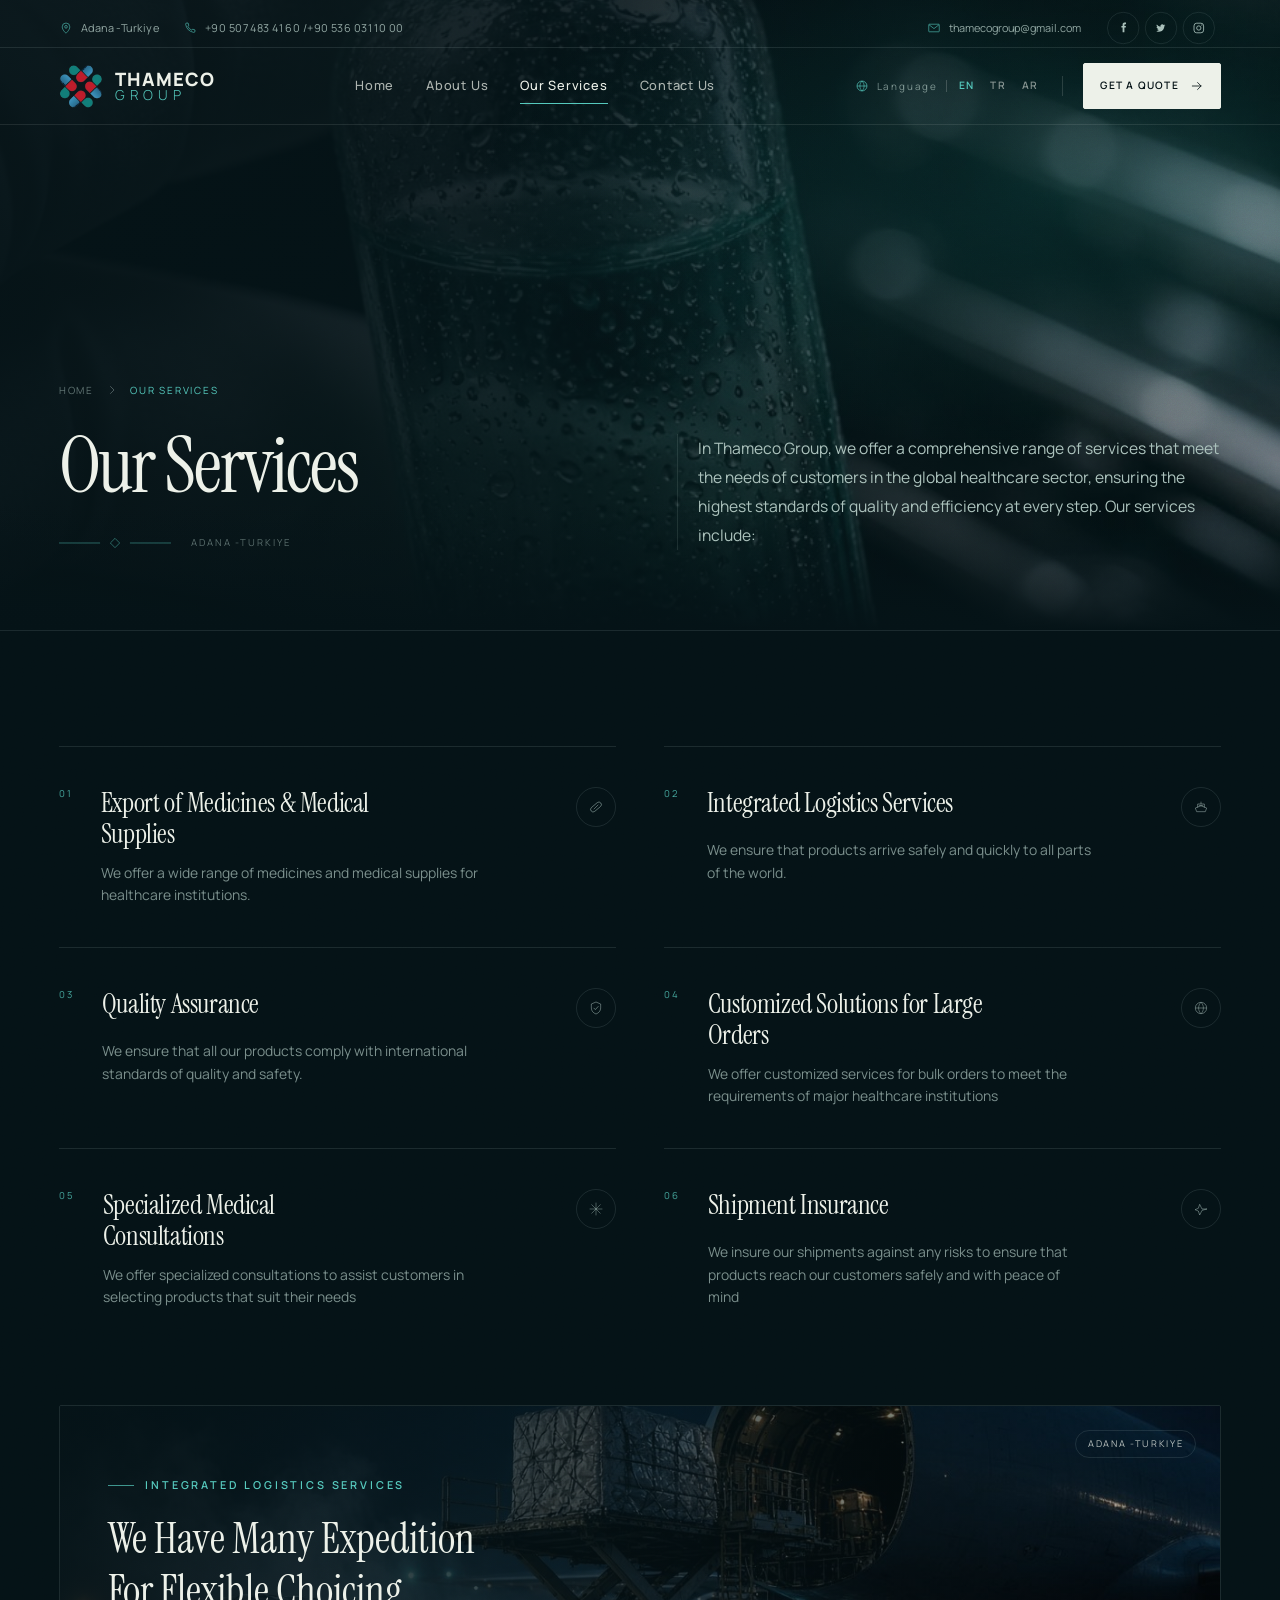
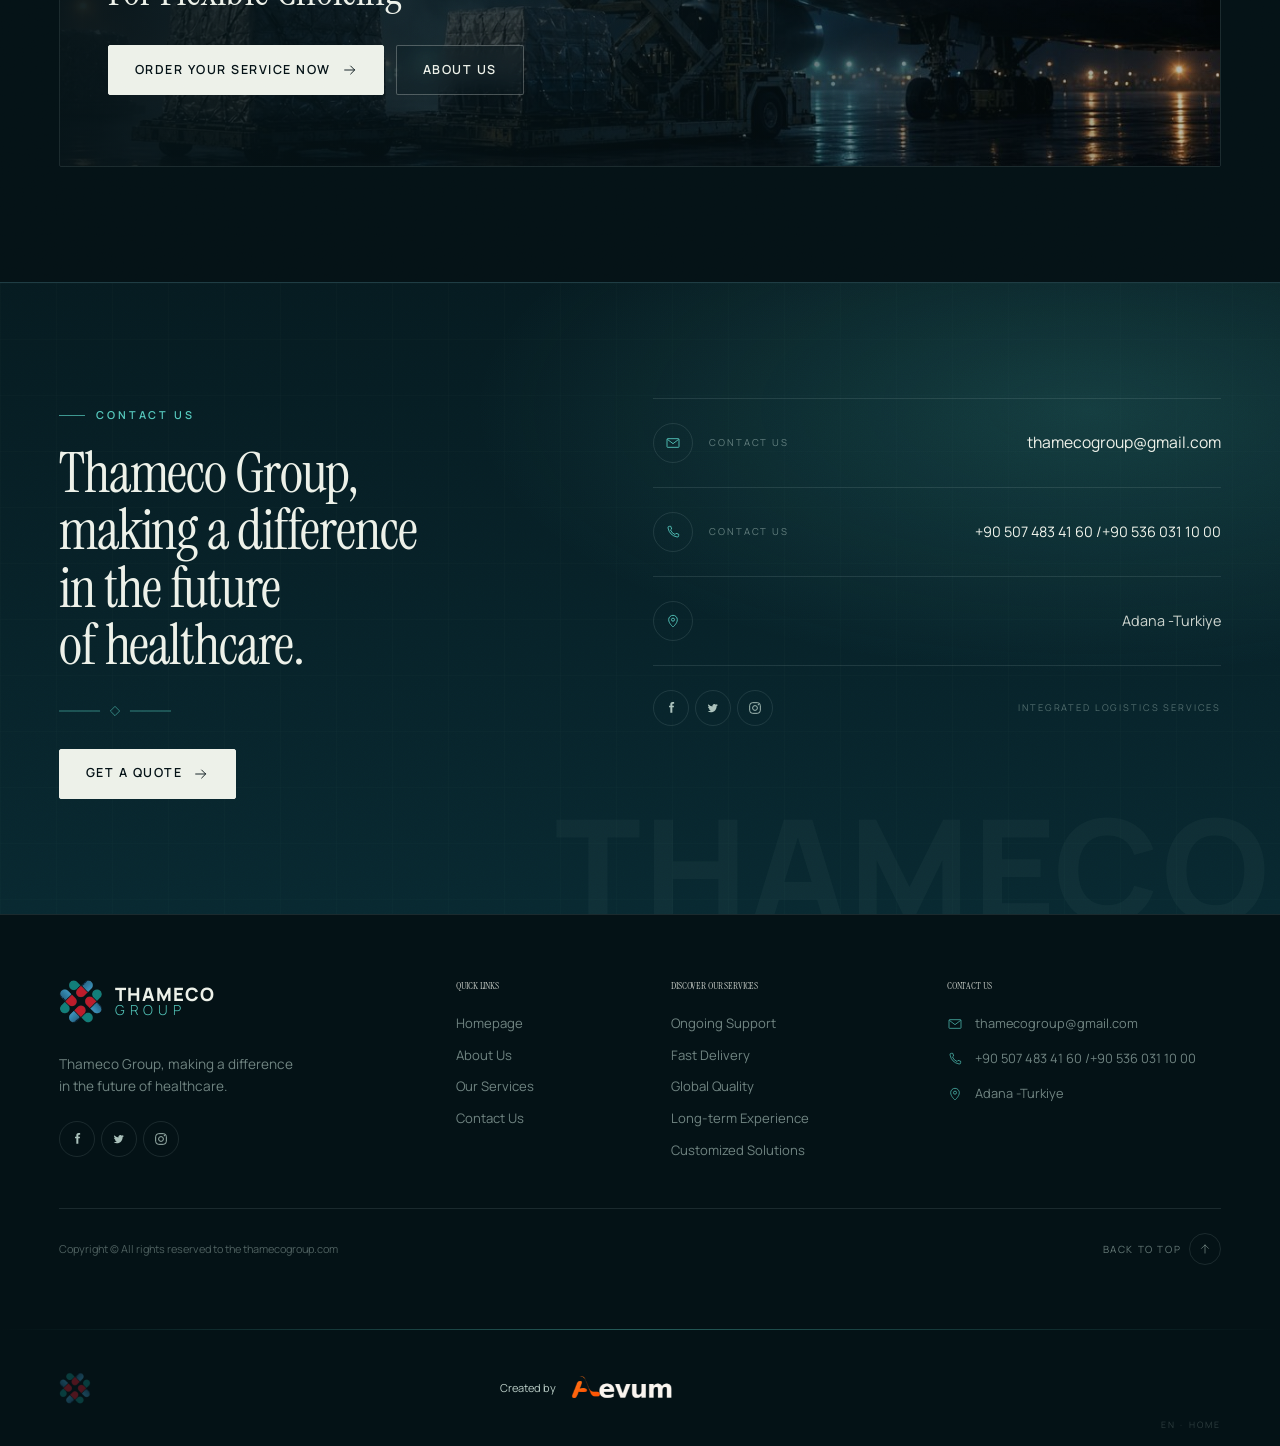
<file: Thameco-Website/pages/services/services.html>
<!doctype html>
<html lang="en" dir="ltr" data-title-en="Our Services - Thameco Group" data-title-tr="Hizmetlerimiz - Thameco Group" data-title-ar="خدماتنا - Thameco Group">
<head>
<meta charset="UTF-8">
<meta name="viewport" content="width=device-width,initial-scale=1">
<meta name="theme-color" content="#041216">
<meta name="description" content="Thameco Group — export of medicines and medical supplies, integrated logistics services and quality assurance. Adana, Türkiye.">
<title>Our Services - Thameco Group</title>
<link rel="icon" href="../images/favicon-original.png">
<link rel="stylesheet" href="../shared/fonts.css">
<link rel="stylesheet" href="../shared/reference-site.css">
<link rel="stylesheet" href="../shared/brand-credit.css">
<link rel="stylesheet" href="../shared/responsive-polish.css">
<link rel="stylesheet" href="services.css">
</head>
<body>
<a href="#main" class="skip-link">Skip to content</a>
<header class="site-header fixed inset-x-0 top-0 z-50 transition-[background-color,box-shadow,backdrop-filter] duration-500 bg-transparent">
  <div class="site-utility-bar hidden overflow-hidden border-b border-fog/10 transition-all duration-500 md:block max-h-12 opacity-100">
    <div class="container-x flex items-center justify-between py-2.5">
      <div class="flex items-center gap-6 text-[0.68rem] tracking-[0.04em] text-mist/85">
        <span class="inline-flex items-center gap-2">
          <svg viewBox="0 0 24 24" fill="none" class="h-3.5 w-3.5 text-teal/80" aria-hidden="true">
            <path d="M12 21s6.5-5.5 6.5-11a6.5 6.5 0 10-13 0C5.5 15.5 12 21 12 21z" stroke="currentColor" stroke-width="1.3">
          </path>
          <circle cx="12" cy="10" r="2.3" stroke="currentColor" stroke-width="1.3">
        </circle>
      </svg>
      <span data-en="Adana -Turkiye" data-tr="Adana -Türkiye" data-ar="أضنا -تركيا">Adana -Turkiye</span>
    </span>
    <a href="tel:+905074834160" class="inline-flex items-center gap-2 transition-colors hover:text-teal">
      <svg viewBox="0 0 24 24" fill="none" class="h-3.5 w-3.5 text-teal/80" aria-hidden="true">
        <path d="M6.6 3.5h2.1l1.3 4-1.8 1.4a12.6 12.6 0 006.9 6.9l1.4-1.8 4 1.3v2.1a2.1 2.1 0 01-2.3 2.1A17.5 17.5 0 014.5 5.8 2.1 2.1 0 016.6 3.5z" stroke="currentColor" stroke-width="1.3" stroke-linejoin="round">
      </path>
    </svg>
    <span dir="ltr">+90 507 483 41 60 /+90 536 031 10 00</span>
  </a>
</div>
<div class="flex items-center gap-5">
  <a href="mailto:thamecogroup@gmail.com" class="inline-flex items-center gap-2 text-[0.68rem] text-mist/85 transition-colors hover:text-teal">
    <svg viewBox="0 0 24 24" fill="none" class="h-3.5 w-3.5 text-teal/80" aria-hidden="true">
      <rect x="3" y="5.5" width="18" height="13" rx="1" stroke="currentColor" stroke-width="1.3">
    </rect>
    <path d="M3.5 6.5L12 13l8.5-6.5" stroke="currentColor" stroke-width="1.3" stroke-linejoin="round">
  </path>
</svg>thamecogroup@gmail.com</a>
<ul class="flex items-center gap-1.5 scale-90">
  <li>
    <a href="#" aria-label="Facebook" class="flex h-9 w-9 items-center justify-center rounded-full border transition-all duration-500 border-fog/15 text-mist hover:border-teal hover:text-teal">
      <svg viewBox="0 0 24 24" class="h-4 w-4" aria-hidden="true">
        <path d="M14 8.5V6.8c0-.8.5-1.1 1-1.1h1.7V3h-2.4c-2.4 0-3.3 1.7-3.3 3.4v2.1H9V11h2v8h3v-8h2.2l.3-2.5H14z" fill="currentColor">
      </path>
    </svg>
  </a>
</li>
<li>
  <a href="#" aria-label="Twitter" class="flex h-9 w-9 items-center justify-center rounded-full border transition-all duration-500 border-fog/15 text-mist hover:border-teal hover:text-teal">
    <svg viewBox="0 0 24 24" class="h-4 w-4" aria-hidden="true">
      <path d="M19 7.3c-.6.2-1.2.4-1.9.5.7-.4 1.2-1 1.5-1.7-.7.4-1.4.7-2.2.9a3.1 3.1 0 00-5.3 2.8A8.8 8.8 0 015 6.3a3.1 3.1 0 001 4.1c-.5 0-1-.1-1.4-.4 0 1.5 1.1 2.8 2.5 3.1-.5.1-1 .2-1.4.1a3.1 3.1 0 002.9 2.2A6.2 6.2 0 014 17a8.7 8.7 0 004.7 1.4c5.6 0 8.7-4.7 8.7-8.7v-.4c.6-.5 1.1-1 1.6-1.6z" fill="currentColor">
    </path>
  </svg>
</a>
</li>
<li>
  <a href="#" aria-label="Instagram" class="flex h-9 w-9 items-center justify-center rounded-full border transition-all duration-500 border-fog/15 text-mist hover:border-teal hover:text-teal">
    <svg viewBox="0 0 24 24" class="h-4 w-4" aria-hidden="true">
      <rect x="4" y="4" width="16" height="16" rx="4.5" stroke="currentColor" stroke-width="1.4" fill="none">
    </rect>
    <circle cx="12" cy="12" r="3.6" stroke="currentColor" stroke-width="1.4" fill="none">
  </circle>
  <circle cx="17" cy="7" r="1" fill="currentColor">
</circle>
</svg>
</a>
</li>
</ul>
</div>
</div>
</div>
<div class="site-header-bar container-x flex h-[68px] items-center justify-between gap-4 md:h-[76px]">
  <a href="../index/index.html" class="group inline-flex items-center gap-3 shrink-0" aria-label="Thameco Group">
    <img alt="Thameco Group logo" width="44" height="44" class="h-10 w-10 object-contain transition-transform duration-700 group-hover:rotate-[45deg] sm:h-11 sm:w-11" src="../images/site-visual-12.png">
    <span class="flex flex-col leading-none">
      <span class="font-sans text-[1.02rem] font-extrabold tracking-[0.06em] sm:text-[1.15rem] text-fog">THAMECO</span>
      <span class="font-sans text-[0.78rem] font-light tracking-[0.34em] sm:text-[0.86rem] text-teal">GROUP</span>
    </span>
  </a>
  <nav class="site-desktop-nav hidden items-center gap-8 md:flex" aria-label="Menu">
    <a href="../index/index.html" class="nav-link" data-en="Home" data-tr="Ana Sayfa" data-ar="الصفحة الرئيسية">Home</a>
    <a href="../about/about.html" class="nav-link" data-en="About Us" data-tr="Hakkımızda" data-ar="نبذة عنا">About Us</a>
    <a href="../services/services.html" class="nav-link" aria-current="page" data-en="Our Services" data-tr="Hizmetlerimiz" data-ar="خدماتنا">Our Services</a>
    <a href="../contact/contact.html" class="nav-link" data-en="Contact Us" data-tr="Bize Ulaşın" data-ar="تواصل معنا">Contact Us</a>
  </nav>
  <div class="site-desktop-actions hidden items-center gap-5 md:flex">
    <div class="flex items-center gap-2" role="group" aria-label="Language" data-en-aria-label="Language" data-tr-aria-label="Dil" data-ar-aria-label="اللغة">
      <svg viewBox="0 0 24 24" fill="none" class="h-3.5 w-3.5 text-teal" aria-hidden="true">
        <circle cx="12" cy="12" r="8.5" stroke="currentColor" stroke-width="1.2">
      </circle>
      <path d="M3.5 12h17M12 3.5c2.4 2.4 3.6 5.3 3.6 8.5S14.4 18.1 12 20.5C9.6 18.1 8.4 15.2 8.4 12S9.6 5.9 12 3.5z" stroke="currentColor" stroke-width="1.1">
    </path>
  </svg>
  <span class="hidden text-[0.62rem] tracking-[0.18em] text-mist/70 xl:inline" data-en="Language" data-tr="Dil" data-ar="اللغة">Language</span>
  <span class="h-3 w-px bg-fog/20" aria-hidden="true">
  </span>
  <button type="button" aria-pressed="true" title="English" class="rounded-sm px-1 py-1.5 text-[0.64rem] font-semibold tracking-[0.12em] transition-colors text-teal" data-en-title="English" data-tr-title="İngilizce" data-ar-title="الإنجليزية" data-set-lang="en">
    <span aria-hidden="true">EN</span>
    <span class="sr-only" data-en="English" data-tr="İngilizce" data-ar="الإنجليزية">English</span>
  </button>
  <button type="button" aria-pressed="false" title="Turkish" class="rounded-sm px-1 py-1.5 text-[0.64rem] font-semibold tracking-[0.12em] transition-colors text-fog/55 hover:text-fog" data-en-title="Turkish" data-tr-title="Türkçe" data-ar-title="التركية" data-set-lang="tr">
    <span aria-hidden="true">TR</span>
    <span class="sr-only" data-en="Turkish" data-tr="Türkçe" data-ar="التركية">Turkish</span>
  </button>
  <button type="button" aria-pressed="false" title="Arabic" class="rounded-sm px-1 py-1.5 text-[0.64rem] font-semibold tracking-[0.12em] transition-colors text-fog/55 hover:text-fog" data-en-title="Arabic" data-tr-title="Arapça" data-ar-title="العربية" data-set-lang="ar">
    <span aria-hidden="true">AR</span>
    <span class="sr-only" data-en="Arabic" data-tr="Arapça" data-ar="العربية">Arabic</span>
  </button>
</div>
<span class="h-5 w-px bg-fog/15" aria-hidden="true">
</span>
<a href="../contact/contact.html" class="btn btn-primary !min-h-[40px] !px-4 !text-[0.64rem]">
  <span data-en="Get a Quote" data-tr="Teklif Alın" data-ar="احصل على عرض أسعار">Get a Quote</span>
  <svg viewBox="0 0 24 24" fill="none" class="rtl:-scale-x-100 h-3.5 w-3.5" aria-hidden="true">
    <path d="M4 12h15M13 6l6 6-6 6" stroke="currentColor" stroke-width="1.4" stroke-linecap="round" stroke-linejoin="round">
  </path>
</svg>
</a>
</div>
<div class="site-mobile-actions flex items-center gap-3 md:hidden">
  <div class="flex items-center gap-0.5 rounded-full border border-fog/15 px-1.5 py-1">
    <div class="flex items-center gap-2" role="group" aria-label="Language" data-en-aria-label="Language" data-tr-aria-label="Dil" data-ar-aria-label="اللغة">
      <svg viewBox="0 0 24 24" fill="none" class="h-3.5 w-3.5 text-teal" aria-hidden="true">
        <circle cx="12" cy="12" r="8.5" stroke="currentColor" stroke-width="1.2">
      </circle>
      <path d="M3.5 12h17M12 3.5c2.4 2.4 3.6 5.3 3.6 8.5S14.4 18.1 12 20.5C9.6 18.1 8.4 15.2 8.4 12S9.6 5.9 12 3.5z" stroke="currentColor" stroke-width="1.1">
    </path>
  </svg>
  <span class="hidden text-[0.62rem] tracking-[0.18em] text-mist/70 xl:inline" data-en="Language" data-tr="Dil" data-ar="اللغة">Language</span>
  <span class="h-3 w-px bg-fog/20" aria-hidden="true">
  </span>
  <button type="button" aria-pressed="true" title="English" class="rounded-sm px-1 py-1.5 text-[0.64rem] font-semibold tracking-[0.12em] transition-colors text-teal" data-en-title="English" data-tr-title="İngilizce" data-ar-title="الإنجليزية" data-set-lang="en">
    <span aria-hidden="true">EN</span>
    <span class="sr-only" data-en="English" data-tr="İngilizce" data-ar="الإنجليزية">English</span>
  </button>
  <button type="button" aria-pressed="false" title="Turkish" class="rounded-sm px-1 py-1.5 text-[0.64rem] font-semibold tracking-[0.12em] transition-colors text-fog/55 hover:text-fog" data-en-title="Turkish" data-tr-title="Türkçe" data-ar-title="التركية" data-set-lang="tr">
    <span aria-hidden="true">TR</span>
    <span class="sr-only" data-en="Turkish" data-tr="Türkçe" data-ar="التركية">Turkish</span>
  </button>
  <button type="button" aria-pressed="false" title="Arabic" class="rounded-sm px-1 py-1.5 text-[0.64rem] font-semibold tracking-[0.12em] transition-colors text-fog/55 hover:text-fog" data-en-title="Arabic" data-tr-title="Arapça" data-ar-title="العربية" data-set-lang="ar">
    <span aria-hidden="true">AR</span>
    <span class="sr-only" data-en="Arabic" data-tr="Arapça" data-ar="العربية">Arabic</span>
  </button>
</div>
</div>
<button type="button" aria-label="Menu" aria-expanded="false" class="flex h-10 w-10 items-center justify-center rounded-full border border-fog/20 text-fog transition-colors hover:border-teal hover:text-teal">
  <svg viewBox="0 0 24 24" fill="none" class="h-5 w-5" aria-hidden="true">
    <path d="M3 7h18M3 12h18M3 17h12" stroke="currentColor" stroke-width="1.4" stroke-linecap="round">
  </path>
</svg>
</button>
</div>
</div>
<div class="h-px w-full bg-fog/10" aria-hidden="true">
  <div class="h-px origin-left bg-gradient-to-r from-teal to-jade transition-[width] duration-150 ease-out" style="width: 0%;">
  </div>
</div>
</header>
<div class="site-mobile-dialog fixed inset-0 z-[60] flex flex-col bg-ink text-fog backdrop-blur-xl transition-all duration-500 md:hidden pointer-events-none opacity-0" role="dialog" aria-modal="true" aria-label="Menu" aria-hidden="true">
  <div class="pointer-events-none absolute inset-0 bg-[radial-gradient(120%_80%_at_80%_0%,rgba(28,141,132,0.25),transparent_60%)]">
  </div>
  <div class="container-x relative flex h-[68px] items-center justify-between">
    <a href="../index/index.html" class="group inline-flex items-center gap-3" aria-label="Thameco Group">
      <img alt="Thameco Group logo" width="44" height="44" class="h-10 w-10 object-contain transition-transform duration-700 group-hover:rotate-[45deg] sm:h-11 sm:w-11" src="../images/site-visual-12.png">
      <span class="flex flex-col leading-none">
        <span class="font-sans text-[1.02rem] font-extrabold tracking-[0.06em] sm:text-[1.15rem] text-fog">THAMECO</span>
        <span class="font-sans text-[0.78rem] font-light tracking-[0.34em] sm:text-[0.86rem] text-teal">GROUP</span>
      </span>
    </a>
    <button type="button" aria-label="Close" class="flex h-10 w-10 items-center justify-center rounded-full border border-fog/20 text-fog" data-en-aria-label="Close" data-tr-aria-label="Kapat" data-ar-aria-label="إغلاق" data-menu="close">
      <svg viewBox="0 0 24 24" fill="none" class="h-5 w-5" aria-hidden="true">
        <path d="M6 6l12 12M18 6L6 18" stroke="currentColor" stroke-width="1.4" stroke-linecap="round">
      </path>
    </svg>
  </button>
</div>
<div class="container-x relative flex flex-1 flex-col justify-between gap-8 overflow-y-auto pb-10 pt-6">
  <nav class="flex flex-col gap-1" aria-label="Menu">
    <a href="../index/index.html" class="group flex items-baseline justify-between border-b border-fog/10 py-4">
      <span class="font-display text-[2.1rem] leading-none text-fog group-hover:text-teal" data-en="Home" data-tr="Ana Sayfa" data-ar="الصفحة الرئيسية">Home</span>
      <span class="font-sans text-[0.6rem] tracking-[0.2em] text-teal/70">01</span>
    </a>
    <a href="../about/about.html" class="group flex items-baseline justify-between border-b border-fog/10 py-4">
      <span class="font-display text-[2.1rem] leading-none text-fog group-hover:text-teal" data-en="About Us" data-tr="Hakkımızda" data-ar="نبذة عنا">About Us</span>
      <span class="font-sans text-[0.6rem] tracking-[0.2em] text-teal/70">02</span>
    </a>
    <a href="../services/services.html" class="group flex items-baseline justify-between border-b border-fog/10 py-4">
      <span class="font-display text-[2.1rem] leading-none text-fog group-hover:text-teal" data-en="Our Services" data-tr="Hizmetlerimiz" data-ar="خدماتنا">Our Services</span>
      <span class="font-sans text-[0.6rem] tracking-[0.2em] text-teal/70">03</span>
    </a>
    <a href="../contact/contact.html" class="group flex items-baseline justify-between border-b border-fog/10 py-4">
      <span class="font-display text-[2.1rem] leading-none text-fog group-hover:text-teal" data-en="Contact Us" data-tr="Bize Ulaşın" data-ar="تواصل معنا">Contact Us</span>
      <span class="font-sans text-[0.6rem] tracking-[0.2em] text-teal/70">04</span>
    </a>
  </nav>
  <div class="grid gap-7">
    <div class="flex flex-col gap-2" role="group" aria-label="Language" data-en-aria-label="Language" data-tr-aria-label="Dil" data-ar-aria-label="اللغة">
      <button type="button" aria-pressed="true" class="flex items-center justify-between border-b border-fog/10 pb-2 text-start transition-colors text-teal" data-set-lang="en">
        <span class="font-display text-2xl" data-en="English" data-tr="İngilizce" data-ar="الإنجليزية">English</span>
        <span class="font-sans text-[0.6rem] tracking-[0.2em]">EN</span>
      </button>
      <button type="button" aria-pressed="false" class="flex items-center justify-between border-b border-fog/10 pb-2 text-start transition-colors text-fog/65 hover:text-fog" data-set-lang="tr">
        <span class="font-display text-2xl" data-en="Turkish" data-tr="Türkçe" data-ar="التركية">Turkish</span>
        <span class="font-sans text-[0.6rem] tracking-[0.2em]">TR</span>
      </button>
      <button type="button" aria-pressed="false" class="flex items-center justify-between border-b border-fog/10 pb-2 text-start transition-colors text-fog/65 hover:text-fog" data-set-lang="ar">
        <span class="font-display text-2xl" data-en="Arabic" data-tr="Arapça" data-ar="العربية">Arabic</span>
        <span class="font-sans text-[0.6rem] tracking-[0.2em]">AR</span>
      </button>
    </div>
    <div class="space-y-3 text-sm text-mist">
      <a href="tel:+905074834160" class="flex items-center gap-3" dir="ltr">
        <svg viewBox="0 0 24 24" fill="none" class="h-4 w-4 text-teal" aria-hidden="true">
          <path d="M6.6 3.5h2.1l1.3 4-1.8 1.4a12.6 12.6 0 006.9 6.9l1.4-1.8 4 1.3v2.1a2.1 2.1 0 01-2.3 2.1A17.5 17.5 0 014.5 5.8 2.1 2.1 0 016.6 3.5z" stroke="currentColor" stroke-width="1.3" stroke-linejoin="round">
        </path>
      </svg>
      <span>+90 507 483 41 60 /+90 536 031 10 00</span>
    </a>
    <a href="mailto:thamecogroup@gmail.com" class="flex items-center gap-3">
      <svg viewBox="0 0 24 24" fill="none" class="h-4 w-4 text-teal" aria-hidden="true">
        <rect x="3" y="5.5" width="18" height="13" rx="1" stroke="currentColor" stroke-width="1.3">
      </rect>
      <path d="M3.5 6.5L12 13l8.5-6.5" stroke="currentColor" stroke-width="1.3" stroke-linejoin="round">
    </path>
  </svg>thamecogroup@gmail.com</a>
  <p class="flex items-center gap-3">
    <svg viewBox="0 0 24 24" fill="none" class="h-4 w-4 text-teal" aria-hidden="true">
      <path d="M12 21s6.5-5.5 6.5-11a6.5 6.5 0 10-13 0C5.5 15.5 12 21 12 21z" stroke="currentColor" stroke-width="1.3">
    </path>
    <circle cx="12" cy="10" r="2.3" stroke="currentColor" stroke-width="1.3">
  </circle>
</svg>
<span data-en="Adana -Turkiye" data-tr="Adana -Türkiye" data-ar="أضنا -تركيا">Adana -Turkiye</span>
</p>
</div>
<a href="../contact/contact.html" class="btn btn-primary w-full">
  <span data-en="Get a Quote" data-tr="Teklif Alın" data-ar="احصل على عرض أسعار">Get a Quote</span>
  <svg viewBox="0 0 24 24" fill="none" class="rtl:-scale-x-100 h-4 w-4" aria-hidden="true">
    <path d="M4 12h15M13 6l6 6-6 6" stroke="currentColor" stroke-width="1.4" stroke-linecap="round" stroke-linejoin="round">
  </path>
</svg>
</a>
<ul class="flex items-center gap-1.5">
  <li>
    <a href="#" aria-label="Facebook" class="flex h-9 w-9 items-center justify-center rounded-full border transition-all duration-500 border-fog/15 text-mist hover:border-teal hover:text-teal">
      <svg viewBox="0 0 24 24" class="h-4 w-4" aria-hidden="true">
        <path d="M14 8.5V6.8c0-.8.5-1.1 1-1.1h1.7V3h-2.4c-2.4 0-3.3 1.7-3.3 3.4v2.1H9V11h2v8h3v-8h2.2l.3-2.5H14z" fill="currentColor">
      </path>
    </svg>
  </a>
</li>
<li>
  <a href="#" aria-label="Twitter" class="flex h-9 w-9 items-center justify-center rounded-full border transition-all duration-500 border-fog/15 text-mist hover:border-teal hover:text-teal">
    <svg viewBox="0 0 24 24" class="h-4 w-4" aria-hidden="true">
      <path d="M19 7.3c-.6.2-1.2.4-1.9.5.7-.4 1.2-1 1.5-1.7-.7.4-1.4.7-2.2.9a3.1 3.1 0 00-5.3 2.8A8.8 8.8 0 015 6.3a3.1 3.1 0 001 4.1c-.5 0-1-.1-1.4-.4 0 1.5 1.1 2.8 2.5 3.1-.5.1-1 .2-1.4.1a3.1 3.1 0 002.9 2.2A6.2 6.2 0 014 17a8.7 8.7 0 004.7 1.4c5.6 0 8.7-4.7 8.7-8.7v-.4c.6-.5 1.1-1 1.6-1.6z" fill="currentColor">
    </path>
  </svg>
</a>
</li>
<li>
  <a href="#" aria-label="Instagram" class="flex h-9 w-9 items-center justify-center rounded-full border transition-all duration-500 border-fog/15 text-mist hover:border-teal hover:text-teal">
    <svg viewBox="0 0 24 24" class="h-4 w-4" aria-hidden="true">
      <rect x="4" y="4" width="16" height="16" rx="4.5" stroke="currentColor" stroke-width="1.4" fill="none">
    </rect>
    <circle cx="12" cy="12" r="3.6" stroke="currentColor" stroke-width="1.4" fill="none">
  </circle>
  <circle cx="17" cy="7" r="1" fill="currentColor">
</circle>
</svg>
</a>
</li>
</ul>
</div>
</div>
</div>
<div class="page-enter">
  <div class="relative min-h-screen bg-ink">
    <main id="main">
      <section class="grain relative overflow-hidden border-b border-fog/10">
        <div class="absolute inset-0">
          <img alt="" aria-hidden="true" class="h-full w-full object-cover object-center" loading="eager" decoding="async" src="../images/site-visual-08.jpg">
          <div class="absolute inset-0 bg-[linear-gradient(100deg,rgba(4,18,22,0.97)_0%,rgba(4,18,22,0.9)_45%,rgba(4,18,22,0.45)_100%)]">
          </div>
          <div class="absolute inset-0 bg-[radial-gradient(80%_70%_at_85%_30%,rgba(28,141,132,0.2),transparent_60%)]">
          </div>
          <div class="absolute inset-x-0 bottom-0 h-32 bg-gradient-to-b from-transparent to-ink">
          </div>
        </div>
        <div class="container-x relative flex min-h-[78svh] flex-col justify-end pb-16 pt-[132px] sm:min-h-[70svh] lg:pb-20">
          <nav aria-label="Breadcrumb" class="flex items-center gap-3 text-[0.62rem] tracking-[0.18em] text-mist/55 uppercase">
            <a href="../index/index.html" class="transition-colors hover:text-teal" data-en="Home" data-tr="Ana Sayfa" data-ar="الصفحة الرئيسية">Home</a>
            <svg viewBox="0 0 24 24" fill="none" class="h-3 w-3 rtl:-scale-x-100" aria-hidden="true">
              <path d="M9 5l7 7-7 7" stroke="currentColor" stroke-width="1.4" stroke-linecap="round" stroke-linejoin="round">
            </path>
          </svg>
          <span class="text-teal" data-en="Our Services" data-tr="Hizmetlerimiz" data-ar="خدماتنا">Our Services</span>
        </nav>
        <div class="mt-8 grid items-end gap-8 lg:grid-cols-[1fr_auto]">
          <div>
            <h1 class="display-xl max-w-[15ch] text-balance text-fog" data-en="Our Services" data-tr="Hizmetlerimiz" data-ar="خدماتنا">Our Services</h1>
            <div class="mt-8 flex items-center gap-5">
              <svg viewBox="0 0 120 12" class="h-3 w-28 text-teal/60 opacity-80" fill="none" aria-hidden="true">
                <path d="M0 6h44" stroke="currentColor" stroke-width="1">
              </path>
              <path d="M60 1l5 5-5 5-5-5 5-5z" stroke="currentColor" stroke-width="1">
            </path>
            <path d="M76 6h44" stroke="currentColor" stroke-width="1">
          </path>
        </svg>
        <span class="text-[0.6rem] tracking-[0.2em] text-mist/50 uppercase" data-en="Adana -Turkiye" data-tr="Adana -Türkiye" data-ar="أضنا -تركيا">Adana -Turkiye</span>
      </div>
    </div>
    <div class="reveal max-w-[34rem]" style="--reveal-delay: 150ms;">
      <p class="lede border-s border-teal/40 ps-5 text-[0.96rem]" data-en="In Thameco Group, we offer a comprehensive range of services that meet the needs of customers in the global healthcare sector, ensuring the highest standards of quality and efficiency at every step. Our services include:" data-tr="TAMICO Group’ta, küresel sağlık sektöründeki müşterilerin ihtiyaçlarını karşılayan ve her adımda en yüksek kalite ve verimlilik standartlarını sağlayan kapsamlı bir hizmet yelpazesi sunuyoruz. Hizmetlerimiz şunları içerir" data-ar="نقدم في مجموعة تاميكو, مجموعة شاملة من الخدمات التي تلبي احتياجات العملاء في قطاع الرعاية الصحية العالمي، بما يضمن أعلى معايير الجودة والكفاءة في كل خطوة. تشمل خدماتنا ما يلي">In Thameco Group, we offer a comprehensive range of services that meet the needs of customers in the global healthcare sector, ensuring the highest standards of quality and efficiency at every step. Our services include:</p>
    </div>
  </div>
</div>
</section>
<section class="grain relative overflow-hidden bg-ink" aria-label="Our Services" data-en-aria-label="Our Services" data-tr-aria-label="Hizmetlerimiz" data-ar-aria-label="خدماتنا">
  <div class="container-x section-pad">
    <div class="grid gap-x-12 lg:grid-cols-2">
      <div class="reveal" style="--reveal-delay: 0ms;">
        <article class="group relative flex gap-5 border-t border-fog/14 py-8 sm:gap-7 sm:py-10">
          <span class="font-sans text-[0.6rem] tracking-[0.2em] text-teal/80">01</span>
          <div class="flex-1">
            <div class="flex items-start justify-between gap-4">
              <h2 class="font-display max-w-[24ch] text-[1.4rem] leading-[1.15] text-fog sm:text-[1.7rem]" data-en="Export of Medicines &amp; Medical Supplies" data-tr="İlaç ve tıbbi malzeme ihracatı" data-ar="تصدير الأدوية والمستلزمات الطبية">Export of Medicines &amp; Medical Supplies</h2>
              <span class="flex h-10 w-10 shrink-0 items-center justify-center rounded-full border border-fog/15 text-mist/60 transition-colors group-hover:border-teal group-hover:text-teal">
                <svg viewBox="0 0 24 24" fill="none" class="h-4 w-4" aria-hidden="true">
                  <rect x="2.6" y="8.2" width="18.8" height="7.6" rx="3.8" transform="rotate(-40 12 12)" stroke="currentColor" stroke-width="1.2">
                </rect>
                <path d="M8.6 15.4l6.8-6.8" stroke="currentColor" stroke-width="1.2">
              </path>
            </svg>
          </span>
        </div>
        <p class="mt-3 max-w-[48ch] text-[0.87rem] leading-relaxed text-mist/70" data-en="We offer a wide range of medicines and medical supplies for healthcare institutions." data-tr="Sağlık kuruluşları için geniş bir ilaç ve tıbbi malzeme yelpazesi sunuyoruz." data-ar="نقدم مجموعة كبيرة من الأدوية والمستلزمات الطبية لمؤسسات الرعاية الصحية.">We offer a wide range of medicines and medical supplies for healthcare institutions.</p>
        <span class="absolute inset-x-0 top-0 h-px w-0 bg-teal/70 transition-[width] duration-700 group-hover:w-full" aria-hidden="true">
        </span>
      </div>
    </article>
  </div>
  <div class="reveal" style="--reveal-delay: 80ms;">
    <article class="group relative flex gap-5 border-t border-fog/14 py-8 sm:gap-7 sm:py-10">
      <span class="font-sans text-[0.6rem] tracking-[0.2em] text-teal/80">02</span>
      <div class="flex-1">
        <div class="flex items-start justify-between gap-4">
          <h2 class="font-display max-w-[24ch] text-[1.4rem] leading-[1.15] text-fog sm:text-[1.7rem]" data-en="Integrated Logistics Services" data-tr="Entegre Lojistik Hizmetleri" data-ar="الخدمات اللوجستية المتكاملة">Integrated Logistics Services</h2>
          <span class="flex h-10 w-10 shrink-0 items-center justify-center rounded-full border border-fog/15 text-mist/60 transition-colors group-hover:border-teal group-hover:text-teal">
            <svg viewBox="0 0 24 24" fill="none" class="h-4 w-4" aria-hidden="true">
              <path d="M3.5 13.5L12 10l8.5 3.5-2 5.5h-13l-2-5.5z" stroke="currentColor" stroke-width="1.2" stroke-linejoin="round">
            </path>
            <path d="M7 13V7.5h10V13M12 7.5V4M9 10h6" stroke="currentColor" stroke-width="1.2" stroke-linejoin="round">
          </path>
        </svg>
      </span>
    </div>
    <p class="mt-3 max-w-[48ch] text-[0.87rem] leading-relaxed text-mist/70" data-en="We ensure that products arrive safely and quickly to all parts of the world." data-tr="Ürünlerin dünyanın her köşesine güvenli ve hızlı bir şekilde ulaşmasını sağlıyoruz." data-ar="نضمن وصول المنتجات بأمان وسرعة إلى جميع أنحاء العالم.">We ensure that products arrive safely and quickly to all parts of the world.</p>
    <span class="absolute inset-x-0 top-0 h-px w-0 bg-teal/70 transition-[width] duration-700 group-hover:w-full" aria-hidden="true">
    </span>
  </div>
</article>
</div>
<div class="reveal" style="--reveal-delay: 0ms;">
  <article class="group relative flex gap-5 border-t border-fog/14 py-8 sm:gap-7 sm:py-10">
    <span class="font-sans text-[0.6rem] tracking-[0.2em] text-teal/80">03</span>
    <div class="flex-1">
      <div class="flex items-start justify-between gap-4">
        <h2 class="font-display max-w-[24ch] text-[1.4rem] leading-[1.15] text-fog sm:text-[1.7rem]" data-en="Quality Assurance" data-tr="Kalite Güvence" data-ar="ضمان الجودة">Quality Assurance</h2>
        <span class="flex h-10 w-10 shrink-0 items-center justify-center rounded-full border border-fog/15 text-mist/60 transition-colors group-hover:border-teal group-hover:text-teal">
          <svg viewBox="0 0 24 24" fill="none" class="h-4 w-4" aria-hidden="true">
            <path d="M12 3l7 3v6c0 4.4-3 7.6-7 9-4-1.4-7-4.6-7-9V6l7-3z" stroke="currentColor" stroke-width="1.2">
          </path>
          <path d="M8.8 12.2l2.2 2.2 4.2-4.6" stroke="currentColor" stroke-width="1.3" stroke-linecap="round" stroke-linejoin="round">
        </path>
      </svg>
    </span>
  </div>
  <p class="mt-3 max-w-[48ch] text-[0.87rem] leading-relaxed text-mist/70" data-en="We ensure that all our products comply with international standards of quality and safety." data-tr="Tüm ürünlerimizin uluslararası kalite ve güvenlik standartlarına uygun olmasını sağlıyoruz." data-ar="نضمن أن جميع منتجاتنا تتوافق مع المعايير الدولية للجودة والسلامة.">We ensure that all our products comply with international standards of quality and safety.</p>
  <span class="absolute inset-x-0 top-0 h-px w-0 bg-teal/70 transition-[width] duration-700 group-hover:w-full" aria-hidden="true">
  </span>
</div>
</article>
</div>
<div class="reveal" style="--reveal-delay: 80ms;">
  <article class="group relative flex gap-5 border-t border-fog/14 py-8 sm:gap-7 sm:py-10">
    <span class="font-sans text-[0.6rem] tracking-[0.2em] text-teal/80">04</span>
    <div class="flex-1">
      <div class="flex items-start justify-between gap-4">
        <h2 class="font-display max-w-[24ch] text-[1.4rem] leading-[1.15] text-fog sm:text-[1.7rem]" data-en="Customized Solutions for Large Orders" data-tr="Büyük siparişler için özelleştirilmiş çözümler" data-ar="حلول مخصصة للطلبات الكبيرة">Customized Solutions for Large Orders</h2>
        <span class="flex h-10 w-10 shrink-0 items-center justify-center rounded-full border border-fog/15 text-mist/60 transition-colors group-hover:border-teal group-hover:text-teal">
          <svg viewBox="0 0 24 24" fill="none" class="h-4 w-4" aria-hidden="true">
            <circle cx="12" cy="12" r="8.5" stroke="currentColor" stroke-width="1.2">
          </circle>
          <path d="M3.5 12h17M12 3.5c2.4 2.4 3.6 5.3 3.6 8.5S14.4 18.1 12 20.5C9.6 18.1 8.4 15.2 8.4 12S9.6 5.9 12 3.5z" stroke="currentColor" stroke-width="1.1">
        </path>
      </svg>
    </span>
  </div>
  <p class="mt-3 max-w-[48ch] text-[0.87rem] leading-relaxed text-mist/70" data-en="We offer customized services for bulk orders to meet the requirements of major healthcare institutions" data-tr="Büyük sağlık kuruluşlarının gereksinimlerini karşılamak üzere büyük siparişler için özelleştirilmiş hizmetler sunuyoruz" data-ar="نقدم خدمات مخصصة للطلبات الكبيرة لتلبية متطلبات مؤسسات الرعاية الصحية الكبرى">We offer customized services for bulk orders to meet the requirements of major healthcare institutions</p>
  <span class="absolute inset-x-0 top-0 h-px w-0 bg-teal/70 transition-[width] duration-700 group-hover:w-full" aria-hidden="true">
  </span>
</div>
</article>
</div>
<div class="reveal" style="--reveal-delay: 0ms;">
  <article class="group relative flex gap-5 border-t border-fog/14 py-8 sm:gap-7 sm:py-10">
    <span class="font-sans text-[0.6rem] tracking-[0.2em] text-teal/80">05</span>
    <div class="flex-1">
      <div class="flex items-start justify-between gap-4">
        <h2 class="font-display max-w-[24ch] text-[1.4rem] leading-[1.15] text-fog sm:text-[1.7rem]" data-en="Specialized Medical Consultations" data-tr="Uzman Tıbbi Konsültasyonlar" data-ar="الاستشارات الطبية المتخصصة">Specialized Medical Consultations</h2>
        <span class="flex h-10 w-10 shrink-0 items-center justify-center rounded-full border border-fog/15 text-mist/60 transition-colors group-hover:border-teal group-hover:text-teal">
          <svg viewBox="0 0 24 24" fill="none" class="h-4 w-4" aria-hidden="true">
            <path d="M12 3v18M3 12h18M5.6 5.6l12.8 12.8M18.4 5.6L5.6 18.4" stroke="currentColor" stroke-width="1" stroke-linecap="round">
          </path>
        </svg>
      </span>
    </div>
    <p class="mt-3 max-w-[48ch] text-[0.87rem] leading-relaxed text-mist/70" data-en="We offer specialized consultations to assist customers in selecting products that suit their needs" data-tr="Müşterilerin ihtiyaçlarına en uygun ürünleri seçmelerine yardımcı olmak için uzman tavsiyesi sağlamak" data-ar="قدم استشارات متخصصة لمساعدة العملاء في اختيار المنتجات التي تناسب احتياجاتهم">We offer specialized consultations to assist customers in selecting products that suit their needs</p>
    <span class="absolute inset-x-0 top-0 h-px w-0 bg-teal/70 transition-[width] duration-700 group-hover:w-full" aria-hidden="true">
    </span>
  </div>
</article>
</div>
<div class="reveal" style="--reveal-delay: 80ms;">
  <article class="group relative flex gap-5 border-t border-fog/14 py-8 sm:gap-7 sm:py-10">
    <span class="font-sans text-[0.6rem] tracking-[0.2em] text-teal/80">06</span>
    <div class="flex-1">
      <div class="flex items-start justify-between gap-4">
        <h2 class="font-display max-w-[24ch] text-[1.4rem] leading-[1.15] text-fog sm:text-[1.7rem]" data-en="Shipment Insurance" data-tr="Güvenli Gönderiler" data-ar="تأمين الشحنات">Shipment Insurance</h2>
        <span class="flex h-10 w-10 shrink-0 items-center justify-center rounded-full border border-fog/15 text-mist/60 transition-colors group-hover:border-teal group-hover:text-teal">
          <svg viewBox="0 0 24 24" fill="none" class="h-4 w-4" aria-hidden="true">
            <path d="M21 12l-7.5 2L10 21l-2-6-5-2 5-2 2-6 3.5 7L21 12z" stroke="currentColor" stroke-width="1.2" stroke-linejoin="round">
          </path>
        </svg>
      </span>
    </div>
    <p class="mt-3 max-w-[48ch] text-[0.87rem] leading-relaxed text-mist/70" data-en="We insure our shipments against any risks to ensure that products reach our customers safely and with peace of mind" data-tr="Ürünlerin müşterilerimize güvenli ve emniyetli bir şekilde ulaşmasını sağlamak için gönderilerimizi her türlü riske karşı sigortalıyoruz." data-ar="نقوم بالتأمين على شحناتنا ضد أي مخاطر لضمان وصول المنتجات إلى عملائنا بأمان وراحة بال">We insure our shipments against any risks to ensure that products reach our customers safely and with peace of mind</p>
    <span class="absolute inset-x-0 top-0 h-px w-0 bg-teal/70 transition-[width] duration-700 group-hover:w-full" aria-hidden="true">
    </span>
  </div>
</article>
</div>
</div>
<div class="reveal" style="--reveal-delay: 120ms;">
  <div class="relative mt-14 overflow-hidden rounded-[2px] border border-fog/12">
    <img alt="Our Services" loading="lazy" decoding="async" class="h-[280px] w-full object-cover sm:h-[360px]" src="../images/site-visual-05.jpg" data-en-alt="Our Services" data-tr-alt="Hizmetlerimiz" data-ar-alt="خدماتنا">
    <div class="absolute inset-0 bg-[linear-gradient(100deg,rgba(4,18,22,0.95)_0%,rgba(4,18,22,0.72)_48%,rgba(4,18,22,0.25)_100%)]">
    </div>
    <div class="absolute inset-0 flex flex-col justify-center p-7 sm:p-12">
      <p class="eyebrow" data-en="Integrated Logistics Services" data-tr="Entegre Lojistik Hizmetleri" data-ar="الخدمات اللوجستية المتكاملة">Integrated Logistics Services</p>
      <p class="font-display mt-5 max-w-[22ch] text-[1.8rem] leading-tight text-fog sm:text-[2.6rem]" data-en="We Have Many Expedition For Flexible Choicing" data-tr="Esnek Seçim İçin Birçok Seferimiz Var" data-ar="لدينا العديد من الرحلات الاستكشافية للاختيار المرن">We Have Many Expedition For Flexible Choicing</p>
      <div class="mt-7 flex flex-wrap gap-3">
        <a href="../contact/contact.html" class="btn btn-primary">
          <span data-en="Order Your Service Now" data-tr="Hizmetinizi şimdi sipariş edin" data-ar="اطلب خدمتك الان">Order Your Service Now</span>
          <svg viewBox="0 0 24 24" fill="none" class="rtl:-scale-x-100 h-4 w-4" aria-hidden="true">
            <path d="M4 12h15M13 6l6 6-6 6" stroke="currentColor" stroke-width="1.4" stroke-linecap="round" stroke-linejoin="round">
          </path>
        </svg>
      </a>
      <a href="../about/about.html" class="btn btn-ghost" data-en="About Us" data-tr="Hakkımızda" data-ar="نبذة عنا">About Us</a>
    </div>
  </div>
  <span class="absolute end-6 top-6 hidden rounded-full border border-fog/20 px-3 py-1.5 text-[0.58rem] tracking-[0.18em] text-fog/75 uppercase sm:block" data-en="Adana -Turkiye" data-tr="Adana -Türkiye" data-ar="أضنا -تركيا">Adana -Turkiye</span>
</div>
</div>
</div>
</section>
</main>
<section id="contact" class="grain relative overflow-hidden border-t border-fog/10 bg-deep" aria-label="Contact Us" data-en-aria-label="Contact Us" data-tr-aria-label="Bize Ulaşın" data-ar-aria-label="اتصل بنا">
  <div class="pointer-events-none absolute inset-0" aria-hidden="true">
    <div class="absolute inset-0 bg-[radial-gradient(80%_70%_at_85%_20%,rgba(85,201,189,0.18),transparent_60%),linear-gradient(180deg,rgba(4,18,22,0.6),rgba(4,18,22,0))]">
    </div>
    <svg class="absolute inset-0 h-full w-full opacity-[0.18]" aria-hidden="true">
      <defs>
        <pattern id="footerGrid" width="56" height="56" patternUnits="userSpaceOnUse">
          <path d="M56 0H0v56" fill="none" stroke="#aac1bb" stroke-width="0.5" stroke-opacity="0.4">
        </path>
      </pattern>
    </defs>
    <rect width="100%" height="100%" fill="url(#footerGrid)">
  </rect>
</svg>
</div>
<div class="container-x relative section-pad">
  <div class="grid gap-12 lg:grid-cols-[0.95fr_1.05fr] lg:gap-20">
    <div>
      <div class="reveal" style="--reveal-delay: 0ms;">
        <p class="eyebrow" data-en="Contact Us" data-tr="Bize Ulaşın" data-ar="تواصل معنا">Contact Us</p>
      </div>
      <div class="reveal" style="--reveal-delay: 90ms;">
        <h2 class="display-lg mt-5 max-w-[14ch] text-balance" data-en="Thameco Group, making a difference in the future of healthcare." data-tr="Thameco Group, sağlık hizmetlerinin geleceğinde fark yaratıyor." data-ar="مجموعة تاميكو، تُحدث فرقاً في مستقبل الرعاية الصحية.">Thameco Group, making a difference in the future of healthcare.</h2>
      </div>
      <div class="reveal" style="--reveal-delay: 170ms;">
        <div class="mt-8">
          <svg viewBox="0 0 120 12" class="h-3 w-28 text-teal/60" fill="none" aria-hidden="true">
            <path d="M0 6h44" stroke="currentColor" stroke-width="1">
          </path>
          <path d="M60 1l5 5-5 5-5-5 5-5z" stroke="currentColor" stroke-width="1">
        </path>
        <path d="M76 6h44" stroke="currentColor" stroke-width="1">
      </path>
    </svg>
  </div>
</div>
<div class="reveal" style="--reveal-delay: 220ms;">
  <a href="../contact/contact.html" class="btn btn-primary mt-8">
    <span data-en="Get a Quote" data-tr="Teklif Alın" data-ar="احصل على عرض أسعار">Get a Quote</span>
    <svg viewBox="0 0 24 24" fill="none" class="rtl:-scale-x-100 h-4 w-4" aria-hidden="true">
      <path d="M4 12h15M13 6l6 6-6 6" stroke="currentColor" stroke-width="1.4" stroke-linecap="round" stroke-linejoin="round">
    </path>
  </svg>
</a>
</div>
</div>
<div class="border-t border-fog/15">
  <a href="mailto:thamecogroup@gmail.com" class="group flex flex-col gap-2 border-b border-fog/15 py-6 sm:flex-row sm:items-center sm:justify-between">
    <span class="flex items-center gap-4">
      <span class="flex h-10 w-10 items-center justify-center rounded-full border border-fog/20 text-teal transition-colors group-hover:border-teal">
        <svg viewBox="0 0 24 24" fill="none" class="h-4 w-4" aria-hidden="true">
          <rect x="3" y="5.5" width="18" height="13" rx="1" stroke="currentColor" stroke-width="1.3">
        </rect>
        <path d="M3.5 6.5L12 13l8.5-6.5" stroke="currentColor" stroke-width="1.3" stroke-linejoin="round">
      </path>
    </svg>
  </span>
  <span class="text-[0.6rem] tracking-[0.2em] text-mist/55 uppercase" data-en="Contact Us" data-tr="Bize Ulaşın" data-ar="اتصل بنا">Contact Us</span>
</span>
<span class="text-start text-[0.98rem] text-fog transition-colors group-hover:text-teal sm:text-end">thamecogroup@gmail.com</span>
</a>
<a href="tel:+905074834160" class="group flex flex-col gap-3 border-b border-fog/15 py-6 sm:flex-row sm:items-center sm:justify-between">
  <span class="flex items-center gap-4">
    <span class="flex h-10 w-10 items-center justify-center rounded-full border border-fog/20 text-teal transition-colors group-hover:border-teal">
      <svg viewBox="0 0 24 24" fill="none" class="h-4 w-4" aria-hidden="true">
        <path d="M6.6 3.5h2.1l1.3 4-1.8 1.4a12.6 12.6 0 006.9 6.9l1.4-1.8 4 1.3v2.1a2.1 2.1 0 01-2.3 2.1A17.5 17.5 0 014.5 5.8 2.1 2.1 0 016.6 3.5z" stroke="currentColor" stroke-width="1.3" stroke-linejoin="round">
      </path>
    </svg>
  </span>
  <span class="text-[0.6rem] tracking-[0.2em] text-mist/55 uppercase" data-en="Contact Us" data-tr="Bize Ulaşın" data-ar="اتصل بنا">Contact Us</span>
</span>
<span dir="ltr" class="text-start text-[0.9rem] leading-relaxed text-fog transition-colors group-hover:text-teal sm:text-end">+90 507 483 41 60 /+90 536 031 10 00</span>
</a>
<div class="flex flex-col gap-3 border-b border-fog/15 py-6 sm:flex-row sm:items-center sm:justify-between">
  <span class="flex items-center gap-4">
    <span class="flex h-10 w-10 items-center justify-center rounded-full border border-fog/20 text-teal">
      <svg viewBox="0 0 24 24" fill="none" class="h-4 w-4" aria-hidden="true">
        <path d="M12 21s6.5-5.5 6.5-11a6.5 6.5 0 10-13 0C5.5 15.5 12 21 12 21z" stroke="currentColor" stroke-width="1.3">
      </path>
      <circle cx="12" cy="10" r="2.3" stroke="currentColor" stroke-width="1.3">
    </circle>
  </svg>
</span>
</span>
<span class="text-start text-[0.9rem] text-fog/85 sm:text-end" data-en="Adana -Turkiye" data-tr="Adana -Türkiye" data-ar="أضنا -تركيا">Adana -Turkiye</span>
</div>
<div class="flex items-center justify-between gap-4 pt-6">
  <ul class="flex items-center gap-1.5">
    <li>
      <a href="#" aria-label="Facebook" class="flex h-9 w-9 items-center justify-center rounded-full border transition-all duration-500 border-fog/15 text-mist hover:border-teal hover:text-teal">
        <svg viewBox="0 0 24 24" class="h-4 w-4" aria-hidden="true">
          <path d="M14 8.5V6.8c0-.8.5-1.1 1-1.1h1.7V3h-2.4c-2.4 0-3.3 1.7-3.3 3.4v2.1H9V11h2v8h3v-8h2.2l.3-2.5H14z" fill="currentColor">
        </path>
      </svg>
    </a>
  </li>
  <li>
    <a href="#" aria-label="Twitter" class="flex h-9 w-9 items-center justify-center rounded-full border transition-all duration-500 border-fog/15 text-mist hover:border-teal hover:text-teal">
      <svg viewBox="0 0 24 24" class="h-4 w-4" aria-hidden="true">
        <path d="M19 7.3c-.6.2-1.2.4-1.9.5.7-.4 1.2-1 1.5-1.7-.7.4-1.4.7-2.2.9a3.1 3.1 0 00-5.3 2.8A8.8 8.8 0 015 6.3a3.1 3.1 0 001 4.1c-.5 0-1-.1-1.4-.4 0 1.5 1.1 2.8 2.5 3.1-.5.1-1 .2-1.4.1a3.1 3.1 0 002.9 2.2A6.2 6.2 0 014 17a8.7 8.7 0 004.7 1.4c5.6 0 8.7-4.7 8.7-8.7v-.4c.6-.5 1.1-1 1.6-1.6z" fill="currentColor">
      </path>
    </svg>
  </a>
</li>
<li>
  <a href="#" aria-label="Instagram" class="flex h-9 w-9 items-center justify-center rounded-full border transition-all duration-500 border-fog/15 text-mist hover:border-teal hover:text-teal">
    <svg viewBox="0 0 24 24" class="h-4 w-4" aria-hidden="true">
      <rect x="4" y="4" width="16" height="16" rx="4.5" stroke="currentColor" stroke-width="1.4" fill="none">
    </rect>
    <circle cx="12" cy="12" r="3.6" stroke="currentColor" stroke-width="1.4" fill="none">
  </circle>
  <circle cx="17" cy="7" r="1" fill="currentColor">
</circle>
</svg>
</a>
</li>
</ul>
<span class="font-sans text-[0.58rem] tracking-[0.2em] text-mist/45 uppercase" data-en="Integrated Logistics Services" data-tr="Entegre Lojistik Hizmetleri" data-ar="الخدمات اللوجستية المتكاملة">Integrated Logistics Services</span>
</div>
</div>
</div>
</div>
<div class="pointer-events-none absolute -bottom-6 end-2 hidden select-none md:block" aria-hidden="true">
  <span class="font-sans text-[clamp(4rem,11vw,10rem)] leading-none font-extrabold tracking-[0.02em] text-fog/[0.035]">THAMECO</span>
</div>
</section>
<footer class="site-footer relative overflow-hidden border-t border-fog/10 bg-ink">
  <div class="container-x relative py-14 lg:py-16">
    <div class="grid gap-10 md:grid-cols-2 lg:grid-cols-[1.2fr_0.6fr_0.8fr_0.9fr] lg:gap-8">
      <div>
        <a href="../index/index.html" class="group inline-flex items-center gap-3" aria-label="Thameco Group">
          <img alt="Thameco Group logo" width="44" height="44" class="h-10 w-10 object-contain transition-transform duration-700 group-hover:rotate-[45deg] sm:h-11 sm:w-11" src="../images/site-visual-12.png">
          <span class="flex flex-col leading-none">
            <span class="font-sans text-[1.02rem] font-extrabold tracking-[0.06em] sm:text-[1.15rem] text-fog">THAMECO</span>
            <span class="font-sans text-[0.78rem] font-light tracking-[0.34em] sm:text-[0.86rem] text-teal">GROUP</span>
          </span>
        </a>
        <p class="mt-6 max-w-[30ch] text-[0.85rem] leading-relaxed text-mist/65" data-en="Thameco Group, making a difference in the future of healthcare." data-tr="Thameco Group, sağlık hizmetlerinin geleceğinde fark yaratıyor." data-ar="مجموعة تاميكو، تُحدث فرقاً في مستقبل الرعاية الصحية.">Thameco Group, making a difference in the future of healthcare.</p>
        <div class="mt-6">
          <ul class="flex items-center gap-1.5">
            <li>
              <a href="#" aria-label="Facebook" class="flex h-9 w-9 items-center justify-center rounded-full border transition-all duration-500 border-fog/15 text-mist hover:border-teal hover:text-teal">
                <svg viewBox="0 0 24 24" class="h-4 w-4" aria-hidden="true">
                  <path d="M14 8.5V6.8c0-.8.5-1.1 1-1.1h1.7V3h-2.4c-2.4 0-3.3 1.7-3.3 3.4v2.1H9V11h2v8h3v-8h2.2l.3-2.5H14z" fill="currentColor">
                </path>
              </svg>
            </a>
          </li>
          <li>
            <a href="#" aria-label="Twitter" class="flex h-9 w-9 items-center justify-center rounded-full border transition-all duration-500 border-fog/15 text-mist hover:border-teal hover:text-teal">
              <svg viewBox="0 0 24 24" class="h-4 w-4" aria-hidden="true">
                <path d="M19 7.3c-.6.2-1.2.4-1.9.5.7-.4 1.2-1 1.5-1.7-.7.4-1.4.7-2.2.9a3.1 3.1 0 00-5.3 2.8A8.8 8.8 0 015 6.3a3.1 3.1 0 001 4.1c-.5 0-1-.1-1.4-.4 0 1.5 1.1 2.8 2.5 3.1-.5.1-1 .2-1.4.1a3.1 3.1 0 002.9 2.2A6.2 6.2 0 014 17a8.7 8.7 0 004.7 1.4c5.6 0 8.7-4.7 8.7-8.7v-.4c.6-.5 1.1-1 1.6-1.6z" fill="currentColor">
              </path>
            </svg>
          </a>
        </li>
        <li>
          <a href="#" aria-label="Instagram" class="flex h-9 w-9 items-center justify-center rounded-full border transition-all duration-500 border-fog/15 text-mist hover:border-teal hover:text-teal">
            <svg viewBox="0 0 24 24" class="h-4 w-4" aria-hidden="true">
              <rect x="4" y="4" width="16" height="16" rx="4.5" stroke="currentColor" stroke-width="1.4" fill="none">
            </rect>
            <circle cx="12" cy="12" r="3.6" stroke="currentColor" stroke-width="1.4" fill="none">
          </circle>
          <circle cx="17" cy="7" r="1" fill="currentColor">
        </circle>
      </svg>
    </a>
  </li>
</ul>
</div>
</div>
<nav aria-label="Quick Links" data-en-aria-label="Quick Links" data-tr-aria-label="Hızlı Bağlantılar" data-ar-aria-label="روابط سريعة">
  <h2 class="text-[0.62rem] font-semibold tracking-[0.2em] text-fog/85 uppercase" data-en="Quick Links" data-tr="Hızlı Bağlantılar" data-ar="روابط سريعة">Quick Links</h2>
  <ul class="mt-5 space-y-3 text-[0.82rem] text-mist/65">
    <li>
      <a href="../index/index.html" class="transition-colors hover:text-teal" data-en="Homepage" data-tr="Anasayfa" data-ar="الصفحة الرئيسية">Homepage</a>
    </li>
    <li>
      <a href="../about/about.html" class="transition-colors hover:text-teal" data-en="About Us" data-tr="Hakkımızda" data-ar="نبذة عنا">About Us</a>
    </li>
    <li>
      <a href="../services/services.html" class="transition-colors hover:text-teal" data-en="Our Services" data-tr="Hizmetlerimiz" data-ar="خدماتنا">Our Services</a>
    </li>
    <li>
      <a href="../contact/contact.html" class="transition-colors hover:text-teal" data-en="Contact Us" data-tr="Bize Ulaşın" data-ar="اتصل بنا">Contact Us</a>
    </li>
  </ul>
</nav>
<div>
  <h2 class="text-[0.62rem] font-semibold tracking-[0.2em] text-fog/85 uppercase" data-en="Discover our services" data-tr="Hizmetlerimizi keşfedin" data-ar="اكتشف خدماتنا">Discover our services</h2>
  <ul class="mt-5 space-y-3 text-[0.82rem] text-mist/65">
    <li>
      <a href="../services/services.html" class="transition-colors hover:text-teal" data-en="Ongoing Support" data-tr="Devam Eden Destek" data-ar="الدعم المستمر">Ongoing Support</a>
    </li>
    <li>
      <a href="../services/services.html" class="transition-colors hover:text-teal" data-en="Fast Delivery" data-tr="Hızlı Teslimat" data-ar="توصيل سريع">Fast Delivery</a>
    </li>
    <li>
      <a href="../services/services.html" class="transition-colors hover:text-teal" data-en="Global Quality" data-tr="Küresel Kalite" data-ar="الجودة العالمية">Global Quality</a>
    </li>
    <li>
      <a href="../services/services.html" class="transition-colors hover:text-teal" data-en="Long-term Experience" data-tr="Uzun Vadeli Deneyim" data-ar="الخبرة طويلة الأجل">Long-term Experience</a>
    </li>
    <li>
      <a href="../services/services.html" class="transition-colors hover:text-teal" data-en="Customized Solutions" data-tr="Özelleştirilmiş Çözümler" data-ar="حلول مخصصة حسب الطلب">Customized Solutions</a>
    </li>
  </ul>
</div>
<div>
  <h2 class="text-[0.62rem] font-semibold tracking-[0.2em] text-fog/85 uppercase" data-en="Contact Us" data-tr="Bize Ulaşın" data-ar="اتصل بنا">Contact Us</h2>
  <ul class="mt-5 space-y-4 text-[0.8rem] text-mist/65">
    <li>
      <a href="mailto:thamecogroup@gmail.com" class="flex items-start gap-3 transition-colors hover:text-teal">
        <svg viewBox="0 0 24 24" fill="none" class="mt-0.5 h-4 w-4 shrink-0 text-teal/80" aria-hidden="true">
          <rect x="3" y="5.5" width="18" height="13" rx="1" stroke="currentColor" stroke-width="1.3">
        </rect>
        <path d="M3.5 6.5L12 13l8.5-6.5" stroke="currentColor" stroke-width="1.3" stroke-linejoin="round">
      </path>
    </svg>thamecogroup@gmail.com</a>
  </li>
  <li>
    <a href="tel:+905074834160" class="flex items-start gap-3 transition-colors hover:text-teal" dir="ltr">
      <svg viewBox="0 0 24 24" fill="none" class="mt-0.5 h-4 w-4 shrink-0 text-teal/80" aria-hidden="true">
        <path d="M6.6 3.5h2.1l1.3 4-1.8 1.4a12.6 12.6 0 006.9 6.9l1.4-1.8 4 1.3v2.1a2.1 2.1 0 01-2.3 2.1A17.5 17.5 0 014.5 5.8 2.1 2.1 0 016.6 3.5z" stroke="currentColor" stroke-width="1.3" stroke-linejoin="round">
      </path>
    </svg>
    <span>+90 507 483 41 60 /+90 536 031 10 00</span>
  </a>
</li>
<li class="flex items-start gap-3">
  <svg viewBox="0 0 24 24" fill="none" class="mt-0.5 h-4 w-4 shrink-0 text-teal/80" aria-hidden="true">
    <path d="M12 21s6.5-5.5 6.5-11a6.5 6.5 0 10-13 0C5.5 15.5 12 21 12 21z" stroke="currentColor" stroke-width="1.3">
  </path>
  <circle cx="12" cy="10" r="2.3" stroke="currentColor" stroke-width="1.3">
</circle>
</svg>
<span data-en="Adana -Turkiye" data-tr="Adana -Türkiye" data-ar="أضنا -تركيا">Adana -Turkiye</span>
</li>
</ul>
</div>
</div>
<div class="mt-12 flex flex-col gap-4 border-t border-fog/12 pt-6 text-[0.68rem] text-mist/45 sm:flex-row sm:items-center sm:justify-between">
  <p class="flex flex-wrap items-center gap-2">
    <span data-en="Copyright © All rights reserved to the thamecogroup.com" data-tr="Copyright © Tüm hakları thamecogroup.com'a aittir" data-ar="حقوق النشر © جميع الحقوق محفوظة لـ thamecogroup.com">Copyright © All rights reserved to the thamecogroup.com</span>
  </p>
  <button type="button" class="group inline-flex items-center gap-2 self-start text-[0.62rem] tracking-[0.16em] text-mist/60 uppercase transition-colors hover:text-teal sm:self-auto">
    <span data-en="Back To Top" data-tr="Başa Dön" data-ar="العودة إلى الأعلى">Back To Top</span>
    <span class="flex h-8 w-8 items-center justify-center rounded-full border border-fog/15 transition-colors group-hover:border-teal">
      <svg viewBox="0 0 24 24" fill="none" class="h-3.5 w-3.5" aria-hidden="true">
        <path d="M12 19V5M6 11l6-6 6 6" stroke="currentColor" stroke-width="1.4" stroke-linecap="round" stroke-linejoin="round">
      </path>
    </svg>
  </span>
</button>
</div>
</div>
<div class="h-px w-full bg-gradient-to-r from-transparent via-teal/40 to-transparent" aria-hidden="true">
</div>
<div class="site-footer-bottom container-x flex items-center justify-between py-4">
  <div class="aevum-footer-brand">
    <span class="aevum-credit" dir="ltr">
      <span>Created by</span>
      <a href="https://aevumjo.com/" target="_blank" rel="noopener noreferrer" class="aevum-credit-link" aria-label="Aevum — opens in a new tab">
        <img alt="Aevum" width="144" height="36" loading="lazy" decoding="async" src="../images/aevum-logo.png">
      </a>
    </span>
  </div>
  <span class="h-8 w-8">
    <img alt="" class="h-full w-full object-contain opacity-40" aria-hidden="true" src="../images/site-visual-12.png">
  </span>
  <span class="text-[0.55rem] tracking-[0.24em] text-mist/25 uppercase">
    <span data-en="EN" data-tr="TR" data-ar="AR">EN</span>
    <span>·</span>
    <span data-en="Home" data-tr="Ana Sayfa" data-ar="الصفحة الرئيسية">Home</span>
  </span>
</div>
<div class="aevum-mascot-scene" aria-hidden="true">
</div>
</footer>
</div>
</div>
<script defer src="../shared/footer-mascot.js"></script>
<script defer src="../shared/site.js"></script>
<script defer src="services.js"></script>
</body>
</html>
</file>
<file: shared/fonts.css>
@font-face {
  font-family: 'JetBrains Mono';
  font-style: normal;
  font-weight: 400;
  font-display: swap;
  src: url(fonts/font-1.ttf) format('truetype');
}
@font-face {
  font-family: 'JetBrains Mono';
  font-style: normal;
  font-weight: 500;
  font-display: swap;
  src: url(fonts/font-2.ttf) format('truetype');
}
@font-face {
  font-family: 'Outfit';
  font-style: normal;
  font-weight: 500;
  font-display: swap;
  src: url(fonts/font-3.ttf) format('truetype');
}
@font-face {
  font-family: 'Outfit';
  font-style: normal;
  font-weight: 600;
  font-display: swap;
  src: url(fonts/font-4.ttf) format('truetype');
}
@font-face {
  font-family: 'Outfit';
  font-style: normal;
  font-weight: 700;
  font-display: swap;
  src: url(fonts/font-5.ttf) format('truetype');
}
@font-face {
  font-family: 'Outfit';
  font-style: normal;
  font-weight: 800;
  font-display: swap;
  src: url(fonts/font-6.ttf) format('truetype');
}
@font-face {
  font-family: 'Outfit';
  font-style: normal;
  font-weight: 900;
  font-display: swap;
  src: url(fonts/font-7.ttf) format('truetype');
}
@font-face {
  font-family: 'Plus Jakarta Sans';
  font-style: italic;
  font-weight: 400;
  font-display: swap;
  src: url(fonts/font-8.ttf) format('truetype');
}
@font-face {
  font-family: 'Plus Jakarta Sans';
  font-style: normal;
  font-weight: 400;
  font-display: swap;
  src: url(fonts/font-9.ttf) format('truetype');
}
@font-face {
  font-family: 'Plus Jakarta Sans';
  font-style: normal;
  font-weight: 500;
  font-display: swap;
  src: url(fonts/font-10.ttf) format('truetype');
}
@font-face {
  font-family: 'Plus Jakarta Sans';
  font-style: normal;
  font-weight: 600;
  font-display: swap;
  src: url(fonts/font-11.ttf) format('truetype');
}
</file>
<file: shared/reference-site.css>
@import"./reference-fonts.css";@layer components;@layer properties{@supports (((-webkit-hyphens:none)) and (not (margin-trim:inline))) or ((-moz-orient:inline) and (not (color:rgb(from red r g b)))){*,:before,:after,::backdrop{--tw-translate-x:0;--tw-translate-y:0;--tw-translate-z:0;--tw-scale-x:1;--tw-scale-y:1;--tw-scale-z:1;--tw-rotate-x:initial;--tw-rotate-y:initial;--tw-rotate-z:initial;--tw-skew-x:initial;--tw-skew-y:initial;--tw-pan-x:initial;--tw-pan-y:initial;--tw-pinch-zoom:initial;--tw-space-y-reverse:0;--tw-space-x-reverse:0;--tw-divide-x-reverse:0;--tw-border-style:solid;--tw-divide-y-reverse:0;--tw-gradient-position:initial;--tw-gradient-from:#0000;--tw-gradient-via:#0000;--tw-gradient-to:#0000;--tw-gradient-stops:initial;--tw-gradient-via-stops:initial;--tw-gradient-from-position:0%;--tw-gradient-via-position:50%;--tw-gradient-to-position:100%;--tw-leading:initial;--tw-font-weight:initial;--tw-tracking:initial;--tw-ordinal:initial;--tw-slashed-zero:initial;--tw-numeric-figure:initial;--tw-numeric-spacing:initial;--tw-numeric-fraction:initial;--tw-shadow:0 0 #0000;--tw-shadow-color:initial;--tw-shadow-alpha:100%;--tw-inset-shadow:0 0 #0000;--tw-inset-shadow-color:initial;--tw-inset-shadow-alpha:100%;--tw-ring-color:initial;--tw-ring-shadow:0 0 #0000;--tw-inset-ring-color:initial;--tw-inset-ring-shadow:0 0 #0000;--tw-ring-inset:initial;--tw-ring-offset-width:0px;--tw-ring-offset-color:#fff;--tw-ring-offset-shadow:0 0 #0000;--tw-blur:initial;--tw-brightness:initial;--tw-contrast:initial;--tw-grayscale:initial;--tw-hue-rotate:initial;--tw-invert:initial;--tw-opacity:initial;--tw-saturate:initial;--tw-sepia:initial;--tw-drop-shadow:initial;--tw-drop-shadow-color:initial;--tw-drop-shadow-alpha:100%;--tw-drop-shadow-size:initial;--tw-backdrop-blur:initial;--tw-backdrop-brightness:initial;--tw-backdrop-contrast:initial;--tw-backdrop-grayscale:initial;--tw-backdrop-hue-rotate:initial;--tw-backdrop-invert:initial;--tw-backdrop-opacity:initial;--tw-backdrop-saturate:initial;--tw-backdrop-sepia:initial;--tw-duration:initial;--tw-ease:initial}}}@layer theme{:root,:host{--font-sans:"Manrope",ui-sans-serif,system-ui,sans-serif;--font-mono:ui-monospace,SFMono-Regular,Menlo,Monaco,Consolas,"Liberation Mono","Courier New",monospace;--spacing:.25rem;--text-sm:.875rem;--text-sm--line-height:calc(1.25/.875);--text-lg:1.125rem;--text-lg--line-height:calc(1.75/1.125);--text-xl:1.25rem;--text-xl--line-height:calc(1.75/1.25);--text-2xl:1.5rem;--text-2xl--line-height:calc(2/1.5);--text-3xl:1.875rem;--text-3xl--line-height: 1.2 ;--text-4xl:2.25rem;--text-4xl--line-height:calc(2.5/2.25);--font-weight-light:300;--font-weight-medium:500;--font-weight-semibold:600;--font-weight-extrabold:800;--tracking-wide:.025em;--leading-tight:1.25;--leading-snug:1.375;--leading-relaxed:1.625;--radius-sm:.25rem;--ease-out:cubic-bezier(0,0,.2,1);--ease-in-out:cubic-bezier(.4,0,.2,1);--blur-md:12px;--blur-xl:24px;--default-transition-duration:.15s;--default-transition-timing-function:cubic-bezier(.4,0,.2,1);--default-font-family:var(--font-sans);--default-mono-font-family:var(--font-mono);--font-display:"Instrument Serif","Times New Roman",Georgia,serif;--font-arabic:"Tajawal","Manrope",sans-serif;--color-ink:#041216;--color-abyss:#061a20;--color-deep:#082830;--color-fog:#edf1e9;--color-mist:#aac1bb;--color-teal:#55c9bd;--color-jade:#1c8d84;--color-brass:#c8b590;--color-navy:#08263b}}@layer base{*,:after,:before,::backdrop{box-sizing:border-box;border:0 solid;margin:0;padding:0}::file-selector-button{box-sizing:border-box;border:0 solid;margin:0;padding:0}html,:host{-webkit-text-size-adjust:100%;tab-size:4;line-height:1.5;font-family:var(--default-font-family,ui-sans-serif,system-ui,sans-serif,"Apple Color Emoji","Segoe UI Emoji","Segoe UI Symbol","Noto Color Emoji");font-feature-settings:var(--default-font-feature-settings,normal);font-variation-settings:var(--default-font-variation-settings,normal);-webkit-tap-highlight-color:transparent}hr{height:0;color:inherit;border-top-width:1px}abbr:where([title]){-webkit-text-decoration:underline dotted;text-decoration:underline dotted}h1,h2,h3,h4,h5,h6{font-size:inherit;font-weight:inherit}a{color:inherit;-webkit-text-decoration:inherit;text-decoration:inherit}b,strong{font-weight:bolder}code,kbd,samp,pre{font-family:var(--default-mono-font-family,ui-monospace,SFMono-Regular,Menlo,Monaco,Consolas,"Liberation Mono","Courier New",monospace);font-feature-settings:var(--default-mono-font-feature-settings,normal);font-variation-settings:var(--default-mono-font-variation-settings,normal);font-size:1em}small{font-size:80%}sub,sup{vertical-align:baseline;font-size:75%;line-height:0;position:relative}sub{bottom:-.25em}sup{top:-.5em}table{text-indent:0;border-color:inherit;border-collapse:collapse}:-moz-focusring{outline:auto}progress{vertical-align:baseline}summary{display:list-item}ol,ul,menu{list-style:none}img,svg,video,canvas,audio,iframe,embed,object{vertical-align:middle;display:block}img,video{max-width:100%;height:auto}button,input,select,optgroup,textarea{font:inherit;font-feature-settings:inherit;font-variation-settings:inherit;letter-spacing:inherit;color:inherit;opacity:1;background-color:#0000;border-radius:0}::file-selector-button{font:inherit;font-feature-settings:inherit;font-variation-settings:inherit;letter-spacing:inherit;color:inherit;opacity:1;background-color:#0000;border-radius:0}:where(select:is([multiple],[size])) optgroup{font-weight:bolder}:where(select:is([multiple],[size])) optgroup option{padding-inline-start:20px}::file-selector-button{margin-inline-end:4px}::placeholder{opacity:1}@supports (not ((-webkit-appearance:-apple-pay-button))) or (contain-intrinsic-size:1px){::placeholder{color:currentColor}@supports (color:color-mix(in lab,red,red)){::placeholder{color:color-mix(in oklab,currentcolor 50%,transparent)}}}textarea{resize:vertical}::-webkit-search-decoration{-webkit-appearance:none}::-webkit-date-and-time-value{min-height:1lh;text-align:inherit}::-webkit-datetime-edit{display:inline-flex}::-webkit-datetime-edit-fields-wrapper{padding:0}::-webkit-datetime-edit{padding-block:0}::-webkit-datetime-edit-year-field{padding-block:0}::-webkit-datetime-edit-month-field{padding-block:0}::-webkit-datetime-edit-day-field{padding-block:0}::-webkit-datetime-edit-hour-field{padding-block:0}::-webkit-datetime-edit-minute-field{padding-block:0}::-webkit-datetime-edit-second-field{padding-block:0}::-webkit-datetime-edit-millisecond-field{padding-block:0}::-webkit-datetime-edit-meridiem-field{padding-block:0}::-webkit-calendar-picker-indicator{line-height:1}:-moz-ui-invalid{box-shadow:none}button,input:where([type=button],[type=reset],[type=submit]){appearance:button}::file-selector-button{appearance:button}::-webkit-inner-spin-button{height:auto}::-webkit-outer-spin-button{height:auto}[hidden]:where(:not([hidden=until-found])){display:none!important}}@layer utilities{.pointer-events-auto{pointer-events:auto}.pointer-events-none{pointer-events:none}.collapse{visibility:collapse}.invisible{visibility:hidden}.visible{visibility:visible}.visible\!{visibility:visible!important}.sr-only{clip-path:inset(50%);white-space:nowrap;border-width:0;width:1px;height:1px;margin:-1px;padding:0;position:absolute;overflow:hidden}.not-sr-only{clip-path:none;white-space:normal;width:auto;height:auto;margin:0;padding:0;position:static;overflow:visible}.absolute{position:absolute}.fixed{position:fixed}.relative{position:relative}.static{position:static}.static\!{position:static!important}.sticky{position:sticky}.inset-0{inset:calc(var(--spacing)*0)}.-inset-x-6{inset-inline:calc(var(--spacing)*-6)}.inset-x-0{inset-inline:calc(var(--spacing)*0)}.inset-y-0{inset-block:calc(var(--spacing)*0)}.-start-4{inset-inline-start:calc(var(--spacing)*-4)}.-start-\[3px\]{inset-inline-start:-3px}.start-0{inset-inline-start:calc(var(--spacing)*0)}.start-5{inset-inline-start:calc(var(--spacing)*5)}.start-\[16\%\]{inset-inline-start:16%}.-end-3{inset-inline-end:calc(var(--spacing)*-3)}.end-0{inset-inline-end:calc(var(--spacing)*0)}.end-2{inset-inline-end:calc(var(--spacing)*2)}.end-5{inset-inline-end:calc(var(--spacing)*5)}.end-6{inset-inline-end:calc(var(--spacing)*6)}.end-\[4\.5rem\]{inset-inline-end:4.5rem}.end-\[8\%\]{inset-inline-end:8%}.-top-3{top:calc(var(--spacing)*-3)}.-top-10{top:calc(var(--spacing)*-10)}.-top-\[3px\]{top:-3px}.top-0{top:calc(var(--spacing)*0)}.top-4{top:calc(var(--spacing)*4)}.top-5{top:calc(var(--spacing)*5)}.top-6{top:calc(var(--spacing)*6)}.top-10{top:calc(var(--spacing)*10)}.top-24{top:calc(var(--spacing)*24)}.top-\[10\%\]{top:10%}.top-\[23\%\]{top:23%}.-bottom-5{bottom:calc(var(--spacing)*-5)}.-bottom-6{bottom:calc(var(--spacing)*-6)}.bottom-0{bottom:calc(var(--spacing)*0)}.isolate{isolation:isolate}.isolation-auto{isolation:auto}.-z-0{z-index:-0}.z-0{z-index:0}.z-10{z-index:10}.z-20{z-index:20}.z-50{z-index:50}.z-\[2\]{z-index:2}.z-\[60\]{z-index:60}.z-\[80\]{z-index:80}.order-1{order:1}.order-2{order:2}.container{width:100%}@media(min-width:40rem){.container{max-width:40rem}}@media(min-width:48rem){.container{max-width:48rem}}@media(min-width:64rem){.container{max-width:64rem}}@media(min-width:80rem){.container{max-width:80rem}}@media(min-width:96rem){.container{max-width:96rem}}.mx-auto{margin-inline:auto}.ms-3{margin-inline-start:calc(var(--spacing)*3)}.ms-auto{margin-inline-start:auto}.mt-0{margin-top:calc(var(--spacing)*0)}.mt-0\.5{margin-top:calc(var(--spacing)*.5)}.mt-1{margin-top:calc(var(--spacing)*1)}.mt-2{margin-top:calc(var(--spacing)*2)}.mt-3{margin-top:calc(var(--spacing)*3)}.mt-4{margin-top:calc(var(--spacing)*4)}.mt-5{margin-top:calc(var(--spacing)*5)}.mt-6{margin-top:calc(var(--spacing)*6)}.mt-7{margin-top:calc(var(--spacing)*7)}.mt-8{margin-top:calc(var(--spacing)*8)}.mt-9{margin-top:calc(var(--spacing)*9)}.mt-10{margin-top:calc(var(--spacing)*10)}.mt-12{margin-top:calc(var(--spacing)*12)}.mt-14{margin-top:calc(var(--spacing)*14)}.mt-16{margin-top:calc(var(--spacing)*16)}.block{display:block}.contents{display:contents}.flex{display:flex}.flow-root{display:flow-root}.grid{display:grid}.hidden{display:none}.hidden\!{display:none!important}.inline{display:inline}.inline-block{display:inline-block}.inline-flex{display:inline-flex}.inline-grid{display:inline-grid}.inline-table{display:inline-table}.list-item{display:list-item}.table{display:table}.table-caption{display:table-caption}.table-cell{display:table-cell}.table-column{display:table-column}.table-column-group{display:table-column-group}.table-footer-group{display:table-footer-group}.table-header-group{display:table-header-group}.table-row{display:table-row}.table-row-group{display:table-row-group}.aspect-\[4\/3\]{aspect-ratio:4/3}.aspect-\[4\/5\]{aspect-ratio:4/5}.h-1{height:calc(var(--spacing)*1)}.h-1\.5{height:calc(var(--spacing)*1.5)}.h-2{height:calc(var(--spacing)*2)}.h-3{height:calc(var(--spacing)*3)}.h-3\.5{height:calc(var(--spacing)*3.5)}.h-4{height:calc(var(--spacing)*4)}.h-5{height:calc(var(--spacing)*5)}.h-8{height:calc(var(--spacing)*8)}.h-9{height:calc(var(--spacing)*9)}.h-10{height:calc(var(--spacing)*10)}.h-11{height:calc(var(--spacing)*11)}.h-12{height:calc(var(--spacing)*12)}.h-14{height:calc(var(--spacing)*14)}.h-16{height:calc(var(--spacing)*16)}.h-20{height:calc(var(--spacing)*20)}.h-24{height:calc(var(--spacing)*24)}.h-32{height:calc(var(--spacing)*32)}.h-40{height:calc(var(--spacing)*40)}.h-\[7px\]{height:7px}.h-\[46svh\]{height:46svh}.h-\[68px\]{height:68px}.h-\[100svh\]{height:100svh}.h-\[220px\]{height:220px}.h-\[280px\]{height:280px}.h-\[290px\]{height:290px}.h-\[330px\]{height:330px}.h-\[340px\]{height:340px}.h-auto{height:auto}.h-full{height:100%}.h-px{height:1px}.max-h-0{max-height:calc(var(--spacing)*0)}.max-h-12{max-height:calc(var(--spacing)*12)}.\!min-h-\[40px\]{min-height:40px!important}.min-h-\[78svh\]{min-height:78svh}.min-h-\[100svh\]{min-height:100svh}.min-h-screen{min-height:100vh}.w-0{width:calc(var(--spacing)*0)}.w-1{width:calc(var(--spacing)*1)}.w-1\.5{width:calc(var(--spacing)*1.5)}.w-2{width:calc(var(--spacing)*2)}.w-3{width:calc(var(--spacing)*3)}.w-3\.5{width:calc(var(--spacing)*3.5)}.w-4{width:calc(var(--spacing)*4)}.w-5{width:calc(var(--spacing)*5)}.w-6{width:calc(var(--spacing)*6)}.w-8{width:calc(var(--spacing)*8)}.w-9{width:calc(var(--spacing)*9)}.w-10{width:calc(var(--spacing)*10)}.w-11{width:calc(var(--spacing)*11)}.w-12{width:calc(var(--spacing)*12)}.w-14{width:calc(var(--spacing)*14)}.w-16{width:calc(var(--spacing)*16)}.w-20{width:calc(var(--spacing)*20)}.w-24{width:calc(var(--spacing)*24)}.w-28{width:calc(var(--spacing)*28)}.w-\[7px\]{width:7px}.w-full{width:100%}.w-max{width:max-content}.w-px{width:1px}.max-w-\[7rem\]{max-width:7rem}.max-w-\[8rem\]{max-width:8rem}.max-w-\[10ch\]{max-width:10ch}.max-w-\[12ch\]{max-width:12ch}.max-w-\[13\.5rem\]{max-width:13.5rem}.max-w-\[14ch\]{max-width:14ch}.max-w-\[15ch\]{max-width:15ch}.max-w-\[16ch\]{max-width:16ch}.max-w-\[18ch\]{max-width:18ch}.max-w-\[20ch\]{max-width:20ch}.max-w-\[22ch\]{max-width:22ch}.max-w-\[22rem\]{max-width:22rem}.max-w-\[24ch\]{max-width:24ch}.max-w-\[27rem\]{max-width:27rem}.max-w-\[30ch\]{max-width:30ch}.max-w-\[34rem\]{max-width:34rem}.max-w-\[36ch\]{max-width:36ch}.max-w-\[40ch\]{max-width:40ch}.max-w-\[40rem\]{max-width:40rem}.max-w-\[46ch\]{max-width:46ch}.max-w-\[46rem\]{max-width:46rem}.max-w-\[48ch\]{max-width:48ch}.max-w-\[50ch\]{max-width:50ch}.max-w-\[52ch\]{max-width:52ch}.max-w-\[56ch\]{max-width:56ch}.max-w-\[58ch\]{max-width:58ch}.max-w-\[62ch\]{max-width:62ch}.flex-1{flex:1}.shrink{flex-shrink:1}.shrink-0{flex-shrink:0}.grow{flex-grow:1}.border-collapse{border-collapse:collapse}.origin-left{transform-origin:0}.-translate-x-1{--tw-translate-x:calc(var(--spacing)*-1);translate:var(--tw-translate-x)var(--tw-translate-y)}.-translate-x-1\/2{--tw-translate-x: -50% ;translate:var(--tw-translate-x)var(--tw-translate-y)}.translate-none{translate:none}.scale-90{--tw-scale-x:90%;--tw-scale-y:90%;--tw-scale-z:90%;scale:var(--tw-scale-x)var(--tw-scale-y)}.scale-100{--tw-scale-x:100%;--tw-scale-y:100%;--tw-scale-z:100%;scale:var(--tw-scale-x)var(--tw-scale-y)}.scale-105{--tw-scale-x:105%;--tw-scale-y:105%;--tw-scale-z:105%;scale:var(--tw-scale-x)var(--tw-scale-y)}.scale-3d{scale:var(--tw-scale-x)var(--tw-scale-y)var(--tw-scale-z)}.rotate-45{rotate:45deg}.rotate-180{rotate:180deg}.transform{transform:var(--tw-rotate-x,)var(--tw-rotate-y,)var(--tw-rotate-z,)var(--tw-skew-x,)var(--tw-skew-y,)}.touch-pinch-zoom{--tw-pinch-zoom:pinch-zoom;touch-action:var(--tw-pan-x,)var(--tw-pan-y,)var(--tw-pinch-zoom,)}.resize{resize:both}.grid-cols-1{grid-template-columns:repeat(1,minmax(0,1fr))}.grid-cols-2{grid-template-columns:repeat(2,minmax(0,1fr))}.grid-cols-\[46\%_54\%\]{grid-template-columns:46% 54%}.flex-col{flex-direction:column}.flex-wrap{flex-wrap:wrap}.items-baseline{align-items:baseline}.items-center{align-items:center}.items-end{align-items:flex-end}.items-start{align-items:flex-start}.items-stretch{align-items:stretch}.justify-between{justify-content:space-between}.justify-center{justify-content:center}.justify-end{justify-content:flex-end}.gap-0{gap:calc(var(--spacing)*0)}.gap-0\.5{gap:calc(var(--spacing)*.5)}.gap-1{gap:calc(var(--spacing)*1)}.gap-1\.5{gap:calc(var(--spacing)*1.5)}.gap-2{gap:calc(var(--spacing)*2)}.gap-2\.5{gap:calc(var(--spacing)*2.5)}.gap-3{gap:calc(var(--spacing)*3)}.gap-4{gap:calc(var(--spacing)*4)}.gap-5{gap:calc(var(--spacing)*5)}.gap-6{gap:calc(var(--spacing)*6)}.gap-7{gap:calc(var(--spacing)*7)}.gap-8{gap:calc(var(--spacing)*8)}.gap-10{gap:calc(var(--spacing)*10)}.gap-12{gap:calc(var(--spacing)*12)}:where(.space-y-3>:not(:last-child)){--tw-space-y-reverse:0;margin-block-start:calc(calc(var(--spacing)*3)*var(--tw-space-y-reverse));margin-block-end:calc(calc(var(--spacing)*3)*calc(1 - var(--tw-space-y-reverse)))}:where(.space-y-4>:not(:last-child)){--tw-space-y-reverse:0;margin-block-start:calc(calc(var(--spacing)*4)*var(--tw-space-y-reverse));margin-block-end:calc(calc(var(--spacing)*4)*calc(1 - var(--tw-space-y-reverse)))}:where(.space-y-reverse>:not(:last-child)){--tw-space-y-reverse:1}.gap-x-5{column-gap:calc(var(--spacing)*5)}.gap-x-6{column-gap:calc(var(--spacing)*6)}.gap-x-8{column-gap:calc(var(--spacing)*8)}.gap-x-12{column-gap:calc(var(--spacing)*12)}:where(.space-x-reverse>:not(:last-child)){--tw-space-x-reverse:1}.gap-y-0{row-gap:calc(var(--spacing)*0)}.gap-y-2{row-gap:calc(var(--spacing)*2)}.gap-y-8{row-gap:calc(var(--spacing)*8)}:where(.divide-x>:not(:last-child)){--tw-divide-x-reverse:0;border-inline-style:var(--tw-border-style);border-inline-start-width:calc(1px*var(--tw-divide-x-reverse));border-inline-end-width:calc(1px*calc(1 - var(--tw-divide-x-reverse)))}:where(.divide-y>:not(:last-child)){--tw-divide-y-reverse:0;border-bottom-style:var(--tw-border-style);border-top-style:var(--tw-border-style);border-top-width:calc(1px*var(--tw-divide-y-reverse));border-bottom-width:calc(1px*calc(1 - var(--tw-divide-y-reverse)))}:where(.divide-y-reverse>:not(:last-child)){--tw-divide-y-reverse:1}.self-start{align-self:flex-start}.truncate{text-overflow:ellipsis;white-space:nowrap;overflow:hidden}.overflow-clip{overflow:clip}.overflow-hidden{overflow:hidden}.overflow-y-auto{overflow-y:auto}.rounded-\[1px\]{border-radius:1px}.rounded-\[2px\]{border-radius:2px}.rounded-\[3px\]{border-radius:3px}.rounded-full{border-radius:3.40282e38px}.rounded-sm{border-radius:var(--radius-sm)}.rounded-s{border-start-start-radius:.25rem;border-end-start-radius:.25rem}.rounded-ss{border-start-start-radius:.25rem}.rounded-e{border-start-end-radius:.25rem;border-end-end-radius:.25rem}.rounded-se{border-start-end-radius:.25rem}.rounded-ee{border-end-end-radius:.25rem}.rounded-es{border-end-start-radius:.25rem}.rounded-t{border-top-left-radius:.25rem;border-top-right-radius:.25rem}.rounded-l{border-top-left-radius:.25rem;border-bottom-left-radius:.25rem}.rounded-tl{border-top-left-radius:.25rem}.rounded-r{border-top-right-radius:.25rem;border-bottom-right-radius:.25rem}.rounded-tr{border-top-right-radius:.25rem}.rounded-b{border-bottom-right-radius:.25rem;border-bottom-left-radius:.25rem}.rounded-br{border-bottom-right-radius:.25rem}.rounded-bl{border-bottom-left-radius:.25rem}.border{border-style:var(--tw-border-style);border-width:1px}.border-x{border-inline-style:var(--tw-border-style);border-inline-width:1px}.border-y{border-block-style:var(--tw-border-style);border-block-width:1px}.border-s{border-inline-start-style:var(--tw-border-style);border-inline-start-width:1px}.border-s-2{border-inline-start-style:var(--tw-border-style);border-inline-start-width:2px}.border-e{border-inline-end-style:var(--tw-border-style);border-inline-end-width:1px}.border-t{border-top-style:var(--tw-border-style);border-top-width:1px}.border-r{border-right-style:var(--tw-border-style);border-right-width:1px}.border-b{border-bottom-style:var(--tw-border-style);border-bottom-width:1px}.border-l{border-left-style:var(--tw-border-style);border-left-width:1px}.\!border-fog\/20{border-color:#edf1e933!important}@supports (color:color-mix(in lab,red,red)){.\!border-fog\/20{border-color:color-mix(in oklab,var(--color-fog)20%,transparent)!important}}.border-fog{border-color:var(--color-fog)}.border-fog\/10{border-color:#edf1e91a}@supports (color:color-mix(in lab,red,red)){.border-fog\/10{border-color:color-mix(in oklab,var(--color-fog)10%,transparent)}}.border-fog\/12{border-color:#edf1e91f}@supports (color:color-mix(in lab,red,red)){.border-fog\/12{border-color:color-mix(in oklab,var(--color-fog)12%,transparent)}}.border-fog\/14{border-color:#edf1e924}@supports (color:color-mix(in lab,red,red)){.border-fog\/14{border-color:color-mix(in oklab,var(--color-fog)14%,transparent)}}.border-fog\/15{border-color:#edf1e926}@supports (color:color-mix(in lab,red,red)){.border-fog\/15{border-color:color-mix(in oklab,var(--color-fog)15%,transparent)}}.border-fog\/20{border-color:#edf1e933}@supports (color:color-mix(in lab,red,red)){.border-fog\/20{border-color:color-mix(in oklab,var(--color-fog)20%,transparent)}}.border-fog\/25{border-color:#edf1e940}@supports (color:color-mix(in lab,red,red)){.border-fog\/25{border-color:color-mix(in oklab,var(--color-fog)25%,transparent)}}.border-navy{border-color:var(--color-navy)}.border-navy\/15{border-color:#08263b26}@supports (color:color-mix(in lab,red,red)){.border-navy\/15{border-color:color-mix(in oklab,var(--color-navy)15%,transparent)}}.border-teal{border-color:var(--color-teal)}.border-teal\/40{border-color:#55c9bd66}@supports (color:color-mix(in lab,red,red)){.border-teal\/40{border-color:color-mix(in oklab,var(--color-teal)40%,transparent)}}.border-teal\/60{border-color:#55c9bd99}@supports (color:color-mix(in lab,red,red)){.border-teal\/60{border-color:color-mix(in oklab,var(--color-teal)60%,transparent)}}.\!bg-ink\/40{background-color:#04121666!important}@supports (color:color-mix(in lab,red,red)){.\!bg-ink\/40{background-color:color-mix(in oklab,var(--color-ink)40%,transparent)!important}}.bg-abyss{background-color:var(--color-abyss)}.bg-abyss\/70{background-color:#061a20b3}@supports (color:color-mix(in lab,red,red)){.bg-abyss\/70{background-color:color-mix(in oklab,var(--color-abyss)70%,transparent)}}.bg-brass{background-color:var(--color-brass)}.bg-brass\/80{background-color:#c8b590cc}@supports (color:color-mix(in lab,red,red)){.bg-brass\/80{background-color:color-mix(in oklab,var(--color-brass)80%,transparent)}}.bg-deep{background-color:var(--color-deep)}.bg-fog{background-color:var(--color-fog)}.bg-fog\/10{background-color:#edf1e91a}@supports (color:color-mix(in lab,red,red)){.bg-fog\/10{background-color:color-mix(in oklab,var(--color-fog)10%,transparent)}}.bg-fog\/12{background-color:#edf1e91f}@supports (color:color-mix(in lab,red,red)){.bg-fog\/12{background-color:color-mix(in oklab,var(--color-fog)12%,transparent)}}.bg-fog\/15{background-color:#edf1e926}@supports (color:color-mix(in lab,red,red)){.bg-fog\/15{background-color:color-mix(in oklab,var(--color-fog)15%,transparent)}}.bg-fog\/20{background-color:#edf1e933}@supports (color:color-mix(in lab,red,red)){.bg-fog\/20{background-color:color-mix(in oklab,var(--color-fog)20%,transparent)}}.bg-fog\/25{background-color:#edf1e940}@supports (color:color-mix(in lab,red,red)){.bg-fog\/25{background-color:color-mix(in oklab,var(--color-fog)25%,transparent)}}.bg-fog\/\[0\.045\]{background-color:#edf1e90b}@supports (color:color-mix(in lab,red,red)){.bg-fog\/\[0\.045\]{background-color:color-mix(in oklab,var(--color-fog)4.5%,transparent)}}.bg-ink{background-color:var(--color-ink)}.bg-ink\/35{background-color:#04121659}@supports (color:color-mix(in lab,red,red)){.bg-ink\/35{background-color:color-mix(in oklab,var(--color-ink)35%,transparent)}}.bg-ink\/40{background-color:#04121666}@supports (color:color-mix(in lab,red,red)){.bg-ink\/40{background-color:color-mix(in oklab,var(--color-ink)40%,transparent)}}.bg-ink\/45{background-color:#04121673}@supports (color:color-mix(in lab,red,red)){.bg-ink\/45{background-color:color-mix(in oklab,var(--color-ink)45%,transparent)}}.bg-ink\/85{background-color:#041216d9}@supports (color:color-mix(in lab,red,red)){.bg-ink\/85{background-color:color-mix(in oklab,var(--color-ink)85%,transparent)}}.bg-teal{background-color:var(--color-teal)}.bg-teal\/10{background-color:#55c9bd1a}@supports (color:color-mix(in lab,red,red)){.bg-teal\/10{background-color:color-mix(in oklab,var(--color-teal)10%,transparent)}}.bg-teal\/50{background-color:#55c9bd80}@supports (color:color-mix(in lab,red,red)){.bg-teal\/50{background-color:color-mix(in oklab,var(--color-teal)50%,transparent)}}.bg-teal\/60{background-color:#55c9bd99}@supports (color:color-mix(in lab,red,red)){.bg-teal\/60{background-color:color-mix(in oklab,var(--color-teal)60%,transparent)}}.bg-teal\/70{background-color:#55c9bdb3}@supports (color:color-mix(in lab,red,red)){.bg-teal\/70{background-color:color-mix(in oklab,var(--color-teal)70%,transparent)}}.bg-teal\/80{background-color:#55c9bdcc}@supports (color:color-mix(in lab,red,red)){.bg-teal\/80{background-color:color-mix(in oklab,var(--color-teal)80%,transparent)}}.bg-transparent{background-color:#0000}.bg-gradient-to-b{--tw-gradient-position:to bottom in oklab;background-image:linear-gradient(var(--tw-gradient-stops))}.bg-gradient-to-r{--tw-gradient-position:to right in oklab;background-image:linear-gradient(var(--tw-gradient-stops))}.bg-gradient-to-t{--tw-gradient-position:to top in oklab;background-image:linear-gradient(var(--tw-gradient-stops))}.bg-\[linear-gradient\(90deg\,\#041216_0\%\,\#041216_34\%\,rgba\(4\,18\,22\,0\.92\)_42\%\,rgba\(4\,18\,22\,0\.18\)_72\%\,rgba\(4\,18\,22\,0\.55\)_100\%\)\]{background-image:linear-gradient(90deg,#041216 0% 34%,#041216eb 42%,#0412162e 72%,#0412168c)}.bg-\[linear-gradient\(100deg\,rgba\(4\,18\,22\,0\.95\)_0\%\,rgba\(4\,18\,22\,0\.72\)_48\%\,rgba\(4\,18\,22\,0\.25\)_100\%\)\]{background-image:linear-gradient(100deg,#041216f2,#041216b8 48%,#04121640)}.bg-\[linear-gradient\(100deg\,rgba\(4\,18\,22\,0\.96\)_0\%\,rgba\(4\,18\,22\,0\.88\)_42\%\,rgba\(4\,18\,22\,0\.35\)_100\%\)\]{background-image:linear-gradient(100deg,#041216f5,#041216e0 42%,#04121659)}.bg-\[linear-gradient\(100deg\,rgba\(4\,18\,22\,0\.97\)_0\%\,rgba\(4\,18\,22\,0\.9\)_45\%\,rgba\(4\,18\,22\,0\.45\)_100\%\)\]{background-image:linear-gradient(100deg,#041216f7,#041216e6 45%,#04121673)}.bg-\[linear-gradient\(140deg\,rgba\(85\,201\,189\,0\.08\)\,transparent_38\%\,rgba\(200\,181\,144\,0\.045\)\)\]{background-image:linear-gradient(140deg,#55c9bd14,#0000 38%,#c8b5900b)}.bg-\[linear-gradient\(180deg\,rgba\(4\,18\,22\,0\.1\)\,rgba\(4\,18\,22\,0\.75\)\)\]{background-image:linear-gradient(#0412161a,#041216bf)}.bg-\[linear-gradient\(180deg\,rgba\(4\,18\,22\,0\.1\)_0\%\,rgba\(4\,18\,22\,0\.15\)_45\%\,rgba\(4\,18\,22\,0\.88\)_100\%\)\]{background-image:linear-gradient(#0412161a,#04121626 45%,#041216e0)}.bg-\[linear-gradient\(180deg\,rgba\(4\,18\,22\,0\.05\)\,rgba\(4\,18\,22\,0\.65\)\)\]{background-image:linear-gradient(#0412160d,#041216a6)}.bg-\[linear-gradient\(180deg\,rgba\(4\,18\,22\,0\.05\)_30\%\,rgba\(4\,18\,22\,0\.8\)_100\%\)\]{background-image:linear-gradient(#0412160d 30%,#041216cc)}.bg-\[linear-gradient\(180deg\,rgba\(4\,18\,22\,0\.05\)_40\%\,rgba\(4\,18\,22\,0\.85\)_100\%\)\]{background-image:linear-gradient(#0412160d 40%,#041216d9)}.bg-\[linear-gradient\(180deg\,rgba\(4\,18\,22\,0\.25\)\,rgba\(4\,18\,22\,0\.82\)\)\]{background-image:linear-gradient(#04121640,#041216d1)}.bg-\[linear-gradient\(180deg\,rgba\(4\,18\,22\,0\.94\)_0\%\,rgba\(4\,18\,22\,0\.7\)_40\%\,rgba\(4\,18\,22\,0\.15\)_72\%\,rgba\(4\,18\,22\,0\.6\)_100\%\)\]{background-image:linear-gradient(#041216f0,#041216b3 40%,#04121626 72%,#04121699)}.bg-\[radial-gradient\(60\%_55\%_at_60\%_45\%\,rgba\(85\,201\,189\,0\.16\)\,transparent_70\%\)\]{background-image:radial-gradient(60% 55% at 60% 45%,#55c9bd29,#0000 70%)}.bg-\[radial-gradient\(70\%_50\%_at_80\%_0\%\,rgba\(28\,141\,132\,0\.15\)\,transparent_60\%\)\]{background-image:radial-gradient(70% 50% at 80% 0,#1c8d8426,#0000 60%)}.bg-\[radial-gradient\(70\%_55\%_at_10\%_10\%\,rgba\(28\,141\,132\,0\.14\)\,transparent_60\%\)\]{background-image:radial-gradient(70% 55% at 10% 10%,#1c8d8424,#0000 60%)}.bg-\[radial-gradient\(70\%_55\%_at_90\%_10\%\,rgba\(28\,141\,132\,0\.16\)\,transparent_60\%\)\]{background-image:radial-gradient(70% 55% at 90% 10%,#1c8d8429,#0000 60%)}.bg-\[radial-gradient\(70\%_60\%_at_15\%_10\%\,rgba\(28\,141\,132\,0\.16\)\,transparent_60\%\)\]{background-image:radial-gradient(70% 60% at 15% 10%,#1c8d8429,#0000 60%)}.bg-\[radial-gradient\(70\%_60\%_at_85\%_40\%\,rgba\(28\,141\,132\,0\.22\)\,transparent_65\%\)\]{background-image:radial-gradient(70% 60% at 85% 40%,#1c8d8438,#0000 65%)}.bg-\[radial-gradient\(70\%_60\%_at_100\%_0\%\,rgba\(28\,141\,132\,0\.16\)\,transparent_62\%\)\]{background-image:radial-gradient(70% 60% at 100% 0,#1c8d8429,#0000 62%)}.bg-\[radial-gradient\(80\%_60\%_at_0\%_20\%\,rgba\(8\,38\,59\,0\.7\)\,transparent_60\%\)\]{background-image:radial-gradient(80% 60% at 0 20%,#08263bb3,#0000 60%)}.bg-\[radial-gradient\(80\%_60\%_at_80\%_80\%\,rgba\(28\,141\,132\,0\.22\)\,transparent_60\%\)\]{background-image:radial-gradient(80% 60% at 80% 80%,#1c8d8438,#0000 60%)}.bg-\[radial-gradient\(80\%_70\%_at_85\%_20\%\,rgba\(85\,201\,189\,0\.18\)\,transparent_60\%\)\,linear-gradient\(180deg\,rgba\(4\,18\,22\,0\.6\)\,rgba\(4\,18\,22\,0\)\)\]{background-image:radial-gradient(80% 70% at 85% 20%,#55c9bd2e,#0000 60%),linear-gradient(#04121699,#04121600)}.bg-\[radial-gradient\(80\%_70\%_at_85\%_30\%\,rgba\(28\,141\,132\,0\.2\)\,transparent_60\%\)\]{background-image:radial-gradient(80% 70% at 85% 30%,#1c8d8433,#0000 60%)}.bg-\[radial-gradient\(100\%_70\%_at_78\%_35\%\,rgba\(20\,84\,84\,0\.34\)\,transparent_62\%\)\,radial-gradient\(70\%_50\%_at_10\%_100\%\,rgba\(8\,38\,59\,0\.5\)\,transparent_65\%\)\]{background-image:radial-gradient(100% 70% at 78% 35%,#14545457,#0000 62%),radial-gradient(70% 50% at 10% 100%,#08263b80,#0000 65%)}.bg-\[radial-gradient\(120\%_80\%_at_80\%_0\%\,rgba\(28\,141\,132\,0\.25\)\,transparent_60\%\)\]{background-image:radial-gradient(120% 80% at 80% 0,#1c8d8440,#0000 60%)}.bg-\[radial-gradient\(120\%_90\%_at_78\%_18\%\,rgba\(21\,86\,88\,0\.55\)\,transparent_58\%\)\,radial-gradient\(80\%_60\%_at_8\%_95\%\,rgba\(8\,38\,59\,0\.55\)\,transparent_60\%\)\,linear-gradient\(180deg\,\#041216_0\%\,\#051a1f_60\%\,\#041216_100\%\)\]{background-image:radial-gradient(120% 90% at 78% 18%,#1556588c,#0000 58%),radial-gradient(80% 60% at 8% 95%,#08263b8c,#0000 60%),linear-gradient(#041216,#051a1f 60%,#041216)}.from-abyss{--tw-gradient-from:var(--color-abyss);--tw-gradient-stops:var(--tw-gradient-via-stops,var(--tw-gradient-position),var(--tw-gradient-from)var(--tw-gradient-from-position),var(--tw-gradient-to)var(--tw-gradient-to-position))}.from-abyss\/80{--tw-gradient-from:#061a20cc}@supports (color:color-mix(in lab,red,red)){.from-abyss\/80{--tw-gradient-from:color-mix(in oklab,var(--color-abyss)80%,transparent)}}.from-abyss\/80{--tw-gradient-stops:var(--tw-gradient-via-stops,var(--tw-gradient-position),var(--tw-gradient-from)var(--tw-gradient-from-position),var(--tw-gradient-to)var(--tw-gradient-to-position))}.from-deep{--tw-gradient-from:var(--color-deep);--tw-gradient-stops:var(--tw-gradient-via-stops,var(--tw-gradient-position),var(--tw-gradient-from)var(--tw-gradient-from-position),var(--tw-gradient-to)var(--tw-gradient-to-position))}.from-deep\/50{--tw-gradient-from:#08283080}@supports (color:color-mix(in lab,red,red)){.from-deep\/50{--tw-gradient-from:color-mix(in oklab,var(--color-deep)50%,transparent)}}.from-deep\/50{--tw-gradient-stops:var(--tw-gradient-via-stops,var(--tw-gradient-position),var(--tw-gradient-from)var(--tw-gradient-from-position),var(--tw-gradient-to)var(--tw-gradient-to-position))}.from-ink{--tw-gradient-from:var(--color-ink);--tw-gradient-stops:var(--tw-gradient-via-stops,var(--tw-gradient-position),var(--tw-gradient-from)var(--tw-gradient-from-position),var(--tw-gradient-to)var(--tw-gradient-to-position))}.from-teal{--tw-gradient-from:var(--color-teal);--tw-gradient-stops:var(--tw-gradient-via-stops,var(--tw-gradient-position),var(--tw-gradient-from)var(--tw-gradient-from-position),var(--tw-gradient-to)var(--tw-gradient-to-position))}.from-teal\/70{--tw-gradient-from:#55c9bdb3}@supports (color:color-mix(in lab,red,red)){.from-teal\/70{--tw-gradient-from:color-mix(in oklab,var(--color-teal)70%,transparent)}}.from-teal\/70{--tw-gradient-stops:var(--tw-gradient-via-stops,var(--tw-gradient-position),var(--tw-gradient-from)var(--tw-gradient-from-position),var(--tw-gradient-to)var(--tw-gradient-to-position))}.from-teal\/\[0\.07\]{--tw-gradient-from:#55c9bd12}@supports (color:color-mix(in lab,red,red)){.from-teal\/\[0\.07\]{--tw-gradient-from:color-mix(in oklab,var(--color-teal)7%,transparent)}}.from-teal\/\[0\.07\]{--tw-gradient-stops:var(--tw-gradient-via-stops,var(--tw-gradient-position),var(--tw-gradient-from)var(--tw-gradient-from-position),var(--tw-gradient-to)var(--tw-gradient-to-position))}.from-transparent{--tw-gradient-from:transparent;--tw-gradient-stops:var(--tw-gradient-via-stops,var(--tw-gradient-position),var(--tw-gradient-from)var(--tw-gradient-from-position),var(--tw-gradient-to)var(--tw-gradient-to-position))}.via-ink{--tw-gradient-via:var(--color-ink);--tw-gradient-via-stops:var(--tw-gradient-position),var(--tw-gradient-from)var(--tw-gradient-from-position),var(--tw-gradient-via)var(--tw-gradient-via-position),var(--tw-gradient-to)var(--tw-gradient-to-position);--tw-gradient-stops:var(--tw-gradient-via-stops)}.via-ink\/40{--tw-gradient-via:#04121666}@supports (color:color-mix(in lab,red,red)){.via-ink\/40{--tw-gradient-via:color-mix(in oklab,var(--color-ink)40%,transparent)}}.via-ink\/40{--tw-gradient-via-stops:var(--tw-gradient-position),var(--tw-gradient-from)var(--tw-gradient-from-position),var(--tw-gradient-via)var(--tw-gradient-via-position),var(--tw-gradient-to)var(--tw-gradient-to-position);--tw-gradient-stops:var(--tw-gradient-via-stops)}.via-teal{--tw-gradient-via:var(--color-teal);--tw-gradient-via-stops:var(--tw-gradient-position),var(--tw-gradient-from)var(--tw-gradient-from-position),var(--tw-gradient-via)var(--tw-gradient-via-position),var(--tw-gradient-to)var(--tw-gradient-to-position);--tw-gradient-stops:var(--tw-gradient-via-stops)}.via-teal\/40{--tw-gradient-via:#55c9bd66}@supports (color:color-mix(in lab,red,red)){.via-teal\/40{--tw-gradient-via:color-mix(in oklab,var(--color-teal)40%,transparent)}}.via-teal\/40{--tw-gradient-via-stops:var(--tw-gradient-position),var(--tw-gradient-from)var(--tw-gradient-from-position),var(--tw-gradient-via)var(--tw-gradient-via-position),var(--tw-gradient-to)var(--tw-gradient-to-position);--tw-gradient-stops:var(--tw-gradient-via-stops)}.to-ink{--tw-gradient-to:var(--color-ink);--tw-gradient-stops:var(--tw-gradient-via-stops,var(--tw-gradient-position),var(--tw-gradient-from)var(--tw-gradient-from-position),var(--tw-gradient-to)var(--tw-gradient-to-position))}.to-jade{--tw-gradient-to:var(--color-jade);--tw-gradient-stops:var(--tw-gradient-via-stops,var(--tw-gradient-position),var(--tw-gradient-from)var(--tw-gradient-from-position),var(--tw-gradient-to)var(--tw-gradient-to-position))}.to-transparent{--tw-gradient-to:transparent;--tw-gradient-stops:var(--tw-gradient-via-stops,var(--tw-gradient-position),var(--tw-gradient-from)var(--tw-gradient-from-position),var(--tw-gradient-to)var(--tw-gradient-to-position))}.bg-repeat{background-repeat:repeat}.mask-no-clip{-webkit-mask-clip:no-clip;mask-clip:no-clip}.mask-repeat{-webkit-mask-repeat:repeat;mask-repeat:repeat}.object-contain{object-fit:contain}.object-cover{object-fit:cover}.object-center{object-position:center}.object-top{object-position:top}.p-3{padding:calc(var(--spacing)*3)}.p-4{padding:calc(var(--spacing)*4)}.p-5{padding:calc(var(--spacing)*5)}.p-6{padding:calc(var(--spacing)*6)}.p-7{padding:calc(var(--spacing)*7)}.\!px-4{padding-inline:calc(var(--spacing)*4)!important}.px-1{padding-inline:calc(var(--spacing)*1)}.px-1\.5{padding-inline:calc(var(--spacing)*1.5)}.px-2{padding-inline:calc(var(--spacing)*2)}.px-2\.5{padding-inline:calc(var(--spacing)*2.5)}.px-3{padding-inline:calc(var(--spacing)*3)}.px-6{padding-inline:calc(var(--spacing)*6)}.\!py-2\.5{padding-block:calc(var(--spacing)*2.5)!important}.py-1{padding-block:calc(var(--spacing)*1)}.py-1\.5{padding-block:calc(var(--spacing)*1.5)}.py-2{padding-block:calc(var(--spacing)*2)}.py-2\.5{padding-block:calc(var(--spacing)*2.5)}.py-3{padding-block:calc(var(--spacing)*3)}.py-3\.5{padding-block:calc(var(--spacing)*3.5)}.py-4{padding-block:calc(var(--spacing)*4)}.py-5{padding-block:calc(var(--spacing)*5)}.py-6{padding-block:calc(var(--spacing)*6)}.py-7{padding-block:calc(var(--spacing)*7)}.py-8{padding-block:calc(var(--spacing)*8)}.py-14{padding-block:calc(var(--spacing)*14)}.ps-5{padding-inline-start:calc(var(--spacing)*5)}.ps-6{padding-inline-start:calc(var(--spacing)*6)}.ps-9{padding-inline-start:calc(var(--spacing)*9)}.pe-6{padding-inline-end:calc(var(--spacing)*6)}.pe-8{padding-inline-end:calc(var(--spacing)*8)}.pt-3{padding-top:calc(var(--spacing)*3)}.pt-4{padding-top:calc(var(--spacing)*4)}.pt-6{padding-top:calc(var(--spacing)*6)}.pt-7{padding-top:calc(var(--spacing)*7)}.pt-10{padding-top:calc(var(--spacing)*10)}.pt-12{padding-top:calc(var(--spacing)*12)}.pt-16{padding-top:calc(var(--spacing)*16)}.pt-\[104px\]{padding-top:104px}.pt-\[132px\]{padding-top:132px}.pb-2{padding-bottom:calc(var(--spacing)*2)}.pb-3{padding-bottom:calc(var(--spacing)*3)}.pb-10{padding-bottom:calc(var(--spacing)*10)}.pb-12{padding-bottom:calc(var(--spacing)*12)}.pb-14{padding-bottom:calc(var(--spacing)*14)}.pb-16{padding-bottom:calc(var(--spacing)*16)}.text-center{text-align:center}.text-end{text-align:end}.text-start{text-align:start}.font-display{font-family:var(--font-display)}.font-sans{font-family:var(--font-sans)}.text-2xl{font-size:var(--text-2xl);line-height:var(--tw-leading,var(--text-2xl--line-height))}.text-3xl{font-size:var(--text-3xl);line-height:var(--tw-leading,var(--text-3xl--line-height))}.text-4xl{font-size:var(--text-4xl);line-height:var(--tw-leading,var(--text-4xl--line-height))}.text-lg{font-size:var(--text-lg);line-height:var(--tw-leading,var(--text-lg--line-height))}.text-sm{font-size:var(--text-sm);line-height:var(--tw-leading,var(--text-sm--line-height))}.text-xl{font-size:var(--text-xl);line-height:var(--tw-leading,var(--text-xl--line-height))}.\!text-\[0\.64rem\]{font-size:.64rem!important}.\!text-\[0\.74rem\]{font-size:.74rem!important}.\!text-\[0\.78rem\]{font-size:.78rem!important}.text-\[0\.6rem\]{font-size:.6rem}.text-\[0\.7rem\]{font-size:.7rem}.text-\[0\.8rem\]{font-size:.8rem}.text-\[0\.9rem\]{font-size:.9rem}.text-\[0\.52rem\]{font-size:.52rem}.text-\[0\.55rem\]{font-size:.55rem}.text-\[0\.56rem\]{font-size:.56rem}.text-\[0\.58rem\]{font-size:.58rem}.text-\[0\.62rem\]{font-size:.62rem}.text-\[0\.64rem\]{font-size:.64rem}.text-\[0\.65rem\]{font-size:.65rem}.text-\[0\.68rem\]{font-size:.68rem}.text-\[0\.78rem\]{font-size:.78rem}.text-\[0\.82rem\]{font-size:.82rem}.text-\[0\.84rem\]{font-size:.84rem}.text-\[0\.85rem\]{font-size:.85rem}.text-\[0\.86rem\]{font-size:.86rem}.text-\[0\.87rem\]{font-size:.87rem}.text-\[0\.88rem\]{font-size:.88rem}.text-\[0\.92rem\]{font-size:.92rem}.text-\[0\.96rem\]{font-size:.96rem}.text-\[0\.98rem\]{font-size:.98rem}.text-\[1\.1rem\]{font-size:1.1rem}.text-\[1\.02rem\]{font-size:1.02rem}.text-\[1\.4rem\]{font-size:1.4rem}.text-\[1\.5rem\]{font-size:1.5rem}.text-\[1\.6rem\]{font-size:1.6rem}.text-\[1\.7rem\]{font-size:1.7rem}.text-\[1\.8rem\]{font-size:1.8rem}.text-\[1\.35rem\]{font-size:1.35rem}.text-\[1\.55rem\]{font-size:1.55rem}.text-\[1\.65rem\]{font-size:1.65rem}.text-\[1rem\]{font-size:1rem}.text-\[2\.1rem\]{font-size:2.1rem}.text-\[8rem\]{font-size:8rem}.text-\[34vw\]{font-size:34vw}.text-\[clamp\(2\.4rem\,4vw\,3\.4rem\)\]{font-size:clamp(2.4rem,4vw,3.4rem)}.text-\[clamp\(4rem\,11vw\,10rem\)\]{font-size:clamp(4rem,11vw,10rem)}.leading-\[1\.1\]{--tw-leading:1.1;line-height:1.1}.leading-\[1\.15\]{--tw-leading:1.15;line-height:1.15}.leading-\[1\.35\]{--tw-leading:1.35;line-height:1.35}.leading-none{--tw-leading:1;line-height:1}.leading-relaxed{--tw-leading:var(--leading-relaxed);line-height:var(--leading-relaxed)}.leading-snug{--tw-leading:var(--leading-snug);line-height:var(--leading-snug)}.leading-tight{--tw-leading:var(--leading-tight);line-height:var(--leading-tight)}.\!font-medium{--tw-font-weight:var(--font-weight-medium)!important;font-weight:var(--font-weight-medium)!important}.font-extrabold{--tw-font-weight:var(--font-weight-extrabold);font-weight:var(--font-weight-extrabold)}.font-light{--tw-font-weight:var(--font-weight-light);font-weight:var(--font-weight-light)}.font-medium{--tw-font-weight:var(--font-weight-medium);font-weight:var(--font-weight-medium)}.font-semibold{--tw-font-weight:var(--font-weight-semibold);font-weight:var(--font-weight-semibold)}.\!tracking-\[0\.06em\]{--tw-tracking:.06em!important;letter-spacing:.06em!important}.tracking-\[0\.1em\]{--tw-tracking:.1em;letter-spacing:.1em}.tracking-\[0\.02em\]{--tw-tracking:.02em;letter-spacing:.02em}.tracking-\[0\.2em\]{--tw-tracking:.2em;letter-spacing:.2em}.tracking-\[0\.04em\]{--tw-tracking:.04em;letter-spacing:.04em}.tracking-\[0\.06em\]{--tw-tracking:.06em;letter-spacing:.06em}.tracking-\[0\.12em\]{--tw-tracking:.12em;letter-spacing:.12em}.tracking-\[0\.14em\]{--tw-tracking:.14em;letter-spacing:.14em}.tracking-\[0\.16em\]{--tw-tracking:.16em;letter-spacing:.16em}.tracking-\[0\.18em\]{--tw-tracking:.18em;letter-spacing:.18em}.tracking-\[0\.22em\]{--tw-tracking:.22em;letter-spacing:.22em}.tracking-\[0\.24em\]{--tw-tracking:.24em;letter-spacing:.24em}.tracking-\[0\.28em\]{--tw-tracking:.28em;letter-spacing:.28em}.tracking-\[0\.34em\]{--tw-tracking:.34em;letter-spacing:.34em}.tracking-wide{--tw-tracking:var(--tracking-wide);letter-spacing:var(--tracking-wide)}.text-balance{text-wrap:balance}.text-wrap{text-wrap:wrap}.text-clip{text-overflow:clip}.text-ellipsis{text-overflow:ellipsis}.whitespace-nowrap{white-space:nowrap}.text-fog{color:var(--color-fog)}.text-fog\/20{color:#edf1e933}@supports (color:color-mix(in lab,red,red)){.text-fog\/20{color:color-mix(in oklab,var(--color-fog)20%,transparent)}}.text-fog\/25{color:#edf1e940}@supports (color:color-mix(in lab,red,red)){.text-fog\/25{color:color-mix(in oklab,var(--color-fog)25%,transparent)}}.text-fog\/55{color:#edf1e98c}@supports (color:color-mix(in lab,red,red)){.text-fog\/55{color:color-mix(in oklab,var(--color-fog)55%,transparent)}}.text-fog\/60{color:#edf1e999}@supports (color:color-mix(in lab,red,red)){.text-fog\/60{color:color-mix(in oklab,var(--color-fog)60%,transparent)}}.text-fog\/65{color:#edf1e9a6}@supports (color:color-mix(in lab,red,red)){.text-fog\/65{color:color-mix(in oklab,var(--color-fog)65%,transparent)}}.text-fog\/70{color:#edf1e9b3}@supports (color:color-mix(in lab,red,red)){.text-fog\/70{color:color-mix(in oklab,var(--color-fog)70%,transparent)}}.text-fog\/75{color:#edf1e9bf}@supports (color:color-mix(in lab,red,red)){.text-fog\/75{color:color-mix(in oklab,var(--color-fog)75%,transparent)}}.text-fog\/80{color:#edf1e9cc}@supports (color:color-mix(in lab,red,red)){.text-fog\/80{color:color-mix(in oklab,var(--color-fog)80%,transparent)}}.text-fog\/85{color:#edf1e9d9}@supports (color:color-mix(in lab,red,red)){.text-fog\/85{color:color-mix(in oklab,var(--color-fog)85%,transparent)}}.text-fog\/90{color:#edf1e9e6}@supports (color:color-mix(in lab,red,red)){.text-fog\/90{color:color-mix(in oklab,var(--color-fog)90%,transparent)}}.text-fog\/\[0\.018\]{color:#edf1e905}@supports (color:color-mix(in lab,red,red)){.text-fog\/\[0\.018\]{color:color-mix(in oklab,var(--color-fog)1.8%,transparent)}}.text-fog\/\[0\.035\]{color:#edf1e909}@supports (color:color-mix(in lab,red,red)){.text-fog\/\[0\.035\]{color:color-mix(in oklab,var(--color-fog)3.5%,transparent)}}.text-jade{color:var(--color-jade)}.text-mist{color:var(--color-mist)}.text-mist\/25{color:#aac1bb40}@supports (color:color-mix(in lab,red,red)){.text-mist\/25{color:color-mix(in oklab,var(--color-mist)25%,transparent)}}.text-mist\/30{color:#aac1bb4d}@supports (color:color-mix(in lab,red,red)){.text-mist\/30{color:color-mix(in oklab,var(--color-mist)30%,transparent)}}.text-mist\/35{color:#aac1bb59}@supports (color:color-mix(in lab,red,red)){.text-mist\/35{color:color-mix(in oklab,var(--color-mist)35%,transparent)}}.text-mist\/40{color:#aac1bb66}@supports (color:color-mix(in lab,red,red)){.text-mist\/40{color:color-mix(in oklab,var(--color-mist)40%,transparent)}}.text-mist\/45{color:#aac1bb73}@supports (color:color-mix(in lab,red,red)){.text-mist\/45{color:color-mix(in oklab,var(--color-mist)45%,transparent)}}.text-mist\/50{color:#aac1bb80}@supports (color:color-mix(in lab,red,red)){.text-mist\/50{color:color-mix(in oklab,var(--color-mist)50%,transparent)}}.text-mist\/55{color:#aac1bb8c}@supports (color:color-mix(in lab,red,red)){.text-mist\/55{color:color-mix(in oklab,var(--color-mist)55%,transparent)}}.text-mist\/60{color:#aac1bb99}@supports (color:color-mix(in lab,red,red)){.text-mist\/60{color:color-mix(in oklab,var(--color-mist)60%,transparent)}}.text-mist\/65{color:#aac1bba6}@supports (color:color-mix(in lab,red,red)){.text-mist\/65{color:color-mix(in oklab,var(--color-mist)65%,transparent)}}.text-mist\/70{color:#aac1bbb3}@supports (color:color-mix(in lab,red,red)){.text-mist\/70{color:color-mix(in oklab,var(--color-mist)70%,transparent)}}.text-mist\/75{color:#aac1bbbf}@supports (color:color-mix(in lab,red,red)){.text-mist\/75{color:color-mix(in oklab,var(--color-mist)75%,transparent)}}.text-mist\/80{color:#aac1bbcc}@supports (color:color-mix(in lab,red,red)){.text-mist\/80{color:color-mix(in oklab,var(--color-mist)80%,transparent)}}.text-mist\/85{color:#aac1bbd9}@supports (color:color-mix(in lab,red,red)){.text-mist\/85{color:color-mix(in oklab,var(--color-mist)85%,transparent)}}.text-mist\/90{color:#aac1bbe6}@supports (color:color-mix(in lab,red,red)){.text-mist\/90{color:color-mix(in oklab,var(--color-mist)90%,transparent)}}.text-navy{color:var(--color-navy)}.text-navy\/70{color:#08263bb3}@supports (color:color-mix(in lab,red,red)){.text-navy\/70{color:color-mix(in oklab,var(--color-navy)70%,transparent)}}.text-teal{color:var(--color-teal)}.text-teal\/15{color:#55c9bd26}@supports (color:color-mix(in lab,red,red)){.text-teal\/15{color:color-mix(in oklab,var(--color-teal)15%,transparent)}}.text-teal\/60{color:#55c9bd99}@supports (color:color-mix(in lab,red,red)){.text-teal\/60{color:color-mix(in oklab,var(--color-teal)60%,transparent)}}.text-teal\/70{color:#55c9bdb3}@supports (color:color-mix(in lab,red,red)){.text-teal\/70{color:color-mix(in oklab,var(--color-teal)70%,transparent)}}.text-teal\/80{color:#55c9bdcc}@supports (color:color-mix(in lab,red,red)){.text-teal\/80{color:color-mix(in oklab,var(--color-teal)80%,transparent)}}.\!normal-case{text-transform:none!important}.capitalize{text-transform:capitalize}.lowercase{text-transform:lowercase}.normal-case{text-transform:none}.uppercase{text-transform:uppercase}.italic{font-style:italic}.not-italic{font-style:normal}.diagonal-fractions{--tw-numeric-fraction:diagonal-fractions;font-variant-numeric:var(--tw-ordinal,)var(--tw-slashed-zero,)var(--tw-numeric-figure,)var(--tw-numeric-spacing,)var(--tw-numeric-fraction,)}.lining-nums{--tw-numeric-figure:lining-nums;font-variant-numeric:var(--tw-ordinal,)var(--tw-slashed-zero,)var(--tw-numeric-figure,)var(--tw-numeric-spacing,)var(--tw-numeric-fraction,)}.oldstyle-nums{--tw-numeric-figure:oldstyle-nums;font-variant-numeric:var(--tw-ordinal,)var(--tw-slashed-zero,)var(--tw-numeric-figure,)var(--tw-numeric-spacing,)var(--tw-numeric-fraction,)}.ordinal{--tw-ordinal:ordinal;font-variant-numeric:var(--tw-ordinal,)var(--tw-slashed-zero,)var(--tw-numeric-figure,)var(--tw-numeric-spacing,)var(--tw-numeric-fraction,)}.proportional-nums{--tw-numeric-spacing:proportional-nums;font-variant-numeric:var(--tw-ordinal,)var(--tw-slashed-zero,)var(--tw-numeric-figure,)var(--tw-numeric-spacing,)var(--tw-numeric-fraction,)}.slashed-zero{--tw-slashed-zero:slashed-zero;font-variant-numeric:var(--tw-ordinal,)var(--tw-slashed-zero,)var(--tw-numeric-figure,)var(--tw-numeric-spacing,)var(--tw-numeric-fraction,)}.stacked-fractions{--tw-numeric-fraction:stacked-fractions;font-variant-numeric:var(--tw-ordinal,)var(--tw-slashed-zero,)var(--tw-numeric-figure,)var(--tw-numeric-spacing,)var(--tw-numeric-fraction,)}.tabular-nums{--tw-numeric-spacing:tabular-nums;font-variant-numeric:var(--tw-ordinal,)var(--tw-slashed-zero,)var(--tw-numeric-figure,)var(--tw-numeric-spacing,)var(--tw-numeric-fraction,)}.normal-nums{font-variant-numeric:normal}.line-through{text-decoration-line:line-through}.no-underline{text-decoration-line:none}.overline{text-decoration-line:overline}.underline{text-decoration-line:underline}.decoration-fog{-webkit-text-decoration-color:var(--color-fog);text-decoration-color:var(--color-fog)}.decoration-fog\/20{text-decoration-color:#edf1e933}@supports (color:color-mix(in lab,red,red)){.decoration-fog\/20{-webkit-text-decoration-color:color-mix(in oklab,var(--color-fog)20%,transparent);text-decoration-color:color-mix(in oklab,var(--color-fog)20%,transparent)}}.underline-offset-4{text-underline-offset:4px}.antialiased{-webkit-font-smoothing:antialiased;-moz-osx-font-smoothing:grayscale}.subpixel-antialiased{-webkit-font-smoothing:auto;-moz-osx-font-smoothing:auto}.opacity-0{opacity:0}.opacity-40{opacity:.4}.opacity-60{opacity:.6}.opacity-70{opacity:.7}.opacity-80{opacity:.8}.opacity-100{opacity:1}.opacity-\[0\.18\]{opacity:.18}.shadow{--tw-shadow:0 1px 3px 0 var(--tw-shadow-color,#0000001a),0 1px 2px -1px var(--tw-shadow-color,#0000001a);box-shadow:var(--tw-inset-shadow),var(--tw-inset-ring-shadow),var(--tw-ring-offset-shadow),var(--tw-ring-shadow),var(--tw-shadow)}.shadow-\[0_0_16px_rgba\(85\,201\,189\,0\.9\)\]{--tw-shadow:0 0 16px var(--tw-shadow-color,#55c9bde6);box-shadow:var(--tw-inset-shadow),var(--tw-inset-ring-shadow),var(--tw-ring-offset-shadow),var(--tw-ring-shadow),var(--tw-shadow)}.shadow-\[0_18px_50px_-30px_rgba\(0\,0\,0\,0\.9\)\]{--tw-shadow:0 18px 50px -30px var(--tw-shadow-color,#000000e6);box-shadow:var(--tw-inset-shadow),var(--tw-inset-ring-shadow),var(--tw-ring-offset-shadow),var(--tw-ring-shadow),var(--tw-shadow)}.shadow-\[0_60px_120px_-60px_rgba\(0\,0\,0\,0\.9\)\]{--tw-shadow:0 60px 120px -60px var(--tw-shadow-color,#000000e6);box-shadow:var(--tw-inset-shadow),var(--tw-inset-ring-shadow),var(--tw-ring-offset-shadow),var(--tw-ring-shadow),var(--tw-shadow)}.inset-ring{--tw-inset-ring-shadow:inset 0 0 0 1px var(--tw-inset-ring-color,currentcolor);box-shadow:var(--tw-inset-shadow),var(--tw-inset-ring-shadow),var(--tw-ring-offset-shadow),var(--tw-ring-shadow),var(--tw-shadow)}.blur{--tw-blur:blur(8px);filter:var(--tw-blur,)var(--tw-brightness,)var(--tw-contrast,)var(--tw-grayscale,)var(--tw-hue-rotate,)var(--tw-invert,)var(--tw-saturate,)var(--tw-sepia,)var(--tw-drop-shadow,)}.drop-shadow{--tw-drop-shadow-size:drop-shadow(0 1px 2px var(--tw-drop-shadow-color,#0000001a))drop-shadow(0 1px 1px var(--tw-drop-shadow-color,#0000000f));--tw-drop-shadow:drop-shadow(0 1px 2px #0000001a)drop-shadow(0 1px 1px #0000000f);filter:var(--tw-blur,)var(--tw-brightness,)var(--tw-contrast,)var(--tw-grayscale,)var(--tw-hue-rotate,)var(--tw-invert,)var(--tw-saturate,)var(--tw-sepia,)var(--tw-drop-shadow,)}.grayscale{--tw-grayscale:grayscale(100%);filter:var(--tw-blur,)var(--tw-brightness,)var(--tw-contrast,)var(--tw-grayscale,)var(--tw-hue-rotate,)var(--tw-invert,)var(--tw-saturate,)var(--tw-sepia,)var(--tw-drop-shadow,)}.grayscale-\[0\.55\]{--tw-grayscale:grayscale(.55);filter:var(--tw-blur,)var(--tw-brightness,)var(--tw-contrast,)var(--tw-grayscale,)var(--tw-hue-rotate,)var(--tw-invert,)var(--tw-saturate,)var(--tw-sepia,)var(--tw-drop-shadow,)}.filter{filter:var(--tw-blur,)var(--tw-brightness,)var(--tw-contrast,)var(--tw-grayscale,)var(--tw-hue-rotate,)var(--tw-invert,)var(--tw-saturate,)var(--tw-sepia,)var(--tw-drop-shadow,)}.filter\!{filter:var(--tw-blur,)var(--tw-brightness,)var(--tw-contrast,)var(--tw-grayscale,)var(--tw-hue-rotate,)var(--tw-invert,)var(--tw-saturate,)var(--tw-sepia,)var(--tw-drop-shadow,)!important}.backdrop-blur{--tw-backdrop-blur:blur(8px);-webkit-backdrop-filter:var(--tw-backdrop-blur,)var(--tw-backdrop-brightness,)var(--tw-backdrop-contrast,)var(--tw-backdrop-grayscale,)var(--tw-backdrop-hue-rotate,)var(--tw-backdrop-invert,)var(--tw-backdrop-opacity,)var(--tw-backdrop-saturate,)var(--tw-backdrop-sepia,);backdrop-filter:var(--tw-backdrop-blur,)var(--tw-backdrop-brightness,)var(--tw-backdrop-contrast,)var(--tw-backdrop-grayscale,)var(--tw-backdrop-hue-rotate,)var(--tw-backdrop-invert,)var(--tw-backdrop-opacity,)var(--tw-backdrop-saturate,)var(--tw-backdrop-sepia,)}.backdrop-blur-md{--tw-backdrop-blur:blur(var(--blur-md));-webkit-backdrop-filter:var(--tw-backdrop-blur,)var(--tw-backdrop-brightness,)var(--tw-backdrop-contrast,)var(--tw-backdrop-grayscale,)var(--tw-backdrop-hue-rotate,)var(--tw-backdrop-invert,)var(--tw-backdrop-opacity,)var(--tw-backdrop-saturate,)var(--tw-backdrop-sepia,);backdrop-filter:var(--tw-backdrop-blur,)var(--tw-backdrop-brightness,)var(--tw-backdrop-contrast,)var(--tw-backdrop-grayscale,)var(--tw-backdrop-hue-rotate,)var(--tw-backdrop-invert,)var(--tw-backdrop-opacity,)var(--tw-backdrop-saturate,)var(--tw-backdrop-sepia,)}.backdrop-blur-xl{--tw-backdrop-blur:blur(var(--blur-xl));-webkit-backdrop-filter:var(--tw-backdrop-blur,)var(--tw-backdrop-brightness,)var(--tw-backdrop-contrast,)var(--tw-backdrop-grayscale,)var(--tw-backdrop-hue-rotate,)var(--tw-backdrop-invert,)var(--tw-backdrop-opacity,)var(--tw-backdrop-saturate,)var(--tw-backdrop-sepia,);backdrop-filter:var(--tw-backdrop-blur,)var(--tw-backdrop-brightness,)var(--tw-backdrop-contrast,)var(--tw-backdrop-grayscale,)var(--tw-backdrop-hue-rotate,)var(--tw-backdrop-invert,)var(--tw-backdrop-opacity,)var(--tw-backdrop-saturate,)var(--tw-backdrop-sepia,)}.backdrop-grayscale{--tw-backdrop-grayscale:grayscale(100%);-webkit-backdrop-filter:var(--tw-backdrop-blur,)var(--tw-backdrop-brightness,)var(--tw-backdrop-contrast,)var(--tw-backdrop-grayscale,)var(--tw-backdrop-hue-rotate,)var(--tw-backdrop-invert,)var(--tw-backdrop-opacity,)var(--tw-backdrop-saturate,)var(--tw-backdrop-sepia,);backdrop-filter:var(--tw-backdrop-blur,)var(--tw-backdrop-brightness,)var(--tw-backdrop-contrast,)var(--tw-backdrop-grayscale,)var(--tw-backdrop-hue-rotate,)var(--tw-backdrop-invert,)var(--tw-backdrop-opacity,)var(--tw-backdrop-saturate,)var(--tw-backdrop-sepia,)}.backdrop-invert{--tw-backdrop-invert:invert(100%);-webkit-backdrop-filter:var(--tw-backdrop-blur,)var(--tw-backdrop-brightness,)var(--tw-backdrop-contrast,)var(--tw-backdrop-grayscale,)var(--tw-backdrop-hue-rotate,)var(--tw-backdrop-invert,)var(--tw-backdrop-opacity,)var(--tw-backdrop-saturate,)var(--tw-backdrop-sepia,);backdrop-filter:var(--tw-backdrop-blur,)var(--tw-backdrop-brightness,)var(--tw-backdrop-contrast,)var(--tw-backdrop-grayscale,)var(--tw-backdrop-hue-rotate,)var(--tw-backdrop-invert,)var(--tw-backdrop-opacity,)var(--tw-backdrop-saturate,)var(--tw-backdrop-sepia,)}.backdrop-sepia{--tw-backdrop-sepia:sepia(100%);-webkit-backdrop-filter:var(--tw-backdrop-blur,)var(--tw-backdrop-brightness,)var(--tw-backdrop-contrast,)var(--tw-backdrop-grayscale,)var(--tw-backdrop-hue-rotate,)var(--tw-backdrop-invert,)var(--tw-backdrop-opacity,)var(--tw-backdrop-saturate,)var(--tw-backdrop-sepia,);backdrop-filter:var(--tw-backdrop-blur,)var(--tw-backdrop-brightness,)var(--tw-backdrop-contrast,)var(--tw-backdrop-grayscale,)var(--tw-backdrop-hue-rotate,)var(--tw-backdrop-invert,)var(--tw-backdrop-opacity,)var(--tw-backdrop-saturate,)var(--tw-backdrop-sepia,)}.backdrop-filter{-webkit-backdrop-filter:var(--tw-backdrop-blur,)var(--tw-backdrop-brightness,)var(--tw-backdrop-contrast,)var(--tw-backdrop-grayscale,)var(--tw-backdrop-hue-rotate,)var(--tw-backdrop-invert,)var(--tw-backdrop-opacity,)var(--tw-backdrop-saturate,)var(--tw-backdrop-sepia,);backdrop-filter:var(--tw-backdrop-blur,)var(--tw-backdrop-brightness,)var(--tw-backdrop-contrast,)var(--tw-backdrop-grayscale,)var(--tw-backdrop-hue-rotate,)var(--tw-backdrop-invert,)var(--tw-backdrop-opacity,)var(--tw-backdrop-saturate,)var(--tw-backdrop-sepia,)}.transition{transition-property:color,background-color,border-color,outline-color,text-decoration-color,fill,stroke,--tw-gradient-from,--tw-gradient-via,--tw-gradient-to,opacity,box-shadow,transform,translate,scale,rotate,filter,-webkit-backdrop-filter,backdrop-filter,display,content-visibility,overlay,pointer-events;transition-timing-function:var(--tw-ease,var(--default-transition-timing-function));transition-duration:var(--tw-duration,var(--default-transition-duration))}.transition-\[background-color\,box-shadow\,backdrop-filter\]{transition-property:background-color,box-shadow,-webkit-backdrop-filter,backdrop-filter;transition-timing-function:var(--tw-ease,var(--default-transition-timing-function));transition-duration:var(--tw-duration,var(--default-transition-duration))}.transition-\[opacity\,transform\]{transition-property:opacity,transform;transition-timing-function:var(--tw-ease,var(--default-transition-timing-function));transition-duration:var(--tw-duration,var(--default-transition-duration))}.transition-\[width\]{transition-property:width;transition-timing-function:var(--tw-ease,var(--default-transition-timing-function));transition-duration:var(--tw-duration,var(--default-transition-duration))}.transition-all{transition-property:all;transition-timing-function:var(--tw-ease,var(--default-transition-timing-function));transition-duration:var(--tw-duration,var(--default-transition-duration))}.transition-colors{transition-property:color,background-color,border-color,outline-color,text-decoration-color,fill,stroke,--tw-gradient-from,--tw-gradient-via,--tw-gradient-to;transition-timing-function:var(--tw-ease,var(--default-transition-timing-function));transition-duration:var(--tw-duration,var(--default-transition-duration))}.transition-opacity{transition-property:opacity;transition-timing-function:var(--tw-ease,var(--default-transition-timing-function));transition-duration:var(--tw-duration,var(--default-transition-duration))}.transition-transform{transition-property:transform,translate,scale,rotate;transition-timing-function:var(--tw-ease,var(--default-transition-timing-function));transition-duration:var(--tw-duration,var(--default-transition-duration))}.transition-none{transition-property:none}.duration-150{--tw-duration:.15s;transition-duration:.15s}.duration-300{--tw-duration:.3s;transition-duration:.3s}.duration-500{--tw-duration:.5s;transition-duration:.5s}.duration-700{--tw-duration:.7s;transition-duration:.7s}.duration-\[900ms\]{--tw-duration:.9s;transition-duration:.9s}.duration-\[1100ms\]{--tw-duration:1.1s;transition-duration:1.1s}.duration-\[1200ms\]{--tw-duration:1.2s;transition-duration:1.2s}.ease-\[cubic-bezier\(0\.16\,1\,0\.3\,1\)\]{--tw-ease:cubic-bezier(.16,1,.3,1);transition-timing-function:cubic-bezier(.16,1,.3,1)}.ease-in-out{--tw-ease:var(--ease-in-out);transition-timing-function:var(--ease-in-out)}.ease-out{--tw-ease:var(--ease-out);transition-timing-function:var(--ease-out)}.will-change-transform{will-change:transform}.select-none{-webkit-user-select:none;user-select:none}.\[perspective\:1600px\]{perspective:1600px}:where(.divide-x-reverse>:not(:last-child)){--tw-divide-x-reverse:1}.ring-inset{--tw-ring-inset:inset}@media(hover:hover){.group-hover\:w-full:is(:where(.group):hover *){width:100%}.group-hover\:scale-\[1\.03\]:is(:where(.group):hover *){scale:1.03}.group-hover\:rotate-\[45deg\]:is(:where(.group):hover *){rotate:45deg}.group-hover\:border-teal:is(:where(.group):hover *){border-color:var(--color-teal)}.group-hover\:border-teal\/60:is(:where(.group):hover *){border-color:#55c9bd99}@supports (color:color-mix(in lab,red,red)){.group-hover\:border-teal\/60:is(:where(.group):hover *){border-color:color-mix(in oklab,var(--color-teal)60%,transparent)}}.group-hover\:bg-teal\/10:is(:where(.group):hover *){background-color:#55c9bd1a}@supports (color:color-mix(in lab,red,red)){.group-hover\:bg-teal\/10:is(:where(.group):hover *){background-color:color-mix(in oklab,var(--color-teal)10%,transparent)}}.group-hover\:bg-teal\/40:is(:where(.group):hover *){background-color:#55c9bd66}@supports (color:color-mix(in lab,red,red)){.group-hover\:bg-teal\/40:is(:where(.group):hover *){background-color:color-mix(in oklab,var(--color-teal)40%,transparent)}}.group-hover\:text-fog:is(:where(.group):hover *){color:var(--color-fog)}.group-hover\:text-fog\/80:is(:where(.group):hover *){color:#edf1e9cc}@supports (color:color-mix(in lab,red,red)){.group-hover\:text-fog\/80:is(:where(.group):hover *){color:color-mix(in oklab,var(--color-fog)80%,transparent)}}.group-hover\:text-teal:is(:where(.group):hover *){color:var(--color-teal)}.group-hover\:text-teal\/60:is(:where(.group):hover *){color:#55c9bd99}@supports (color:color-mix(in lab,red,red)){.group-hover\:text-teal\/60:is(:where(.group):hover *){color:color-mix(in oklab,var(--color-teal)60%,transparent)}}.group-hover\:text-teal\/70:is(:where(.group):hover *){color:#55c9bdb3}@supports (color:color-mix(in lab,red,red)){.group-hover\:text-teal\/70:is(:where(.group):hover *){color:color-mix(in oklab,var(--color-teal)70%,transparent)}}.group-hover\:opacity-100:is(:where(.group):hover *){opacity:1}.group-hover\:grayscale-0:is(:where(.group):hover *){--tw-grayscale:grayscale(0%);filter:var(--tw-blur,)var(--tw-brightness,)var(--tw-contrast,)var(--tw-grayscale,)var(--tw-hue-rotate,)var(--tw-invert,)var(--tw-saturate,)var(--tw-sepia,)var(--tw-drop-shadow,)}.hover\:border-jade:hover{border-color:var(--color-jade)}.hover\:border-teal:hover{border-color:var(--color-teal)}.hover\:bg-deep\/40:hover{background-color:#08283066}@supports (color:color-mix(in lab,red,red)){.hover\:bg-deep\/40:hover{background-color:color-mix(in oklab,var(--color-deep)40%,transparent)}}.hover\:bg-fog\/50:hover{background-color:#edf1e980}@supports (color:color-mix(in lab,red,red)){.hover\:bg-fog\/50:hover{background-color:color-mix(in oklab,var(--color-fog)50%,transparent)}}.hover\:text-fog:hover{color:var(--color-fog)}.hover\:text-jade:hover{color:var(--color-jade)}.hover\:text-teal:hover{color:var(--color-teal)}}@media(min-width:40rem){.sm\:block{display:block}.sm\:flex{display:flex}.sm\:inline{display:inline}.sm\:h-11{height:calc(var(--spacing)*11)}.sm\:h-\[52svh\]{height:52svh}.sm\:h-\[280px\]{height:280px}.sm\:h-\[360px\]{height:360px}.sm\:h-\[400px\]{height:400px}.sm\:h-\[440px\]{height:440px}.sm\:h-\[480px\]{height:480px}.sm\:min-h-\[70svh\]{min-height:70svh}.sm\:w-11{width:calc(var(--spacing)*11)}.sm\:grid-cols-2{grid-template-columns:repeat(2,minmax(0,1fr))}.sm\:grid-cols-\[0\.82fr_1\.18fr\]{grid-template-columns:.82fr 1.18fr}.sm\:grid-cols-\[1fr_auto\]{grid-template-columns:1fr auto}.sm\:grid-cols-\[auto_1fr_auto\]{grid-template-columns:auto 1fr auto}.sm\:flex-col{flex-direction:column}.sm\:flex-row{flex-direction:row}.sm\:items-center{align-items:center}.sm\:items-end{align-items:flex-end}.sm\:justify-between{justify-content:space-between}.sm\:gap-7{gap:calc(var(--spacing)*7)}.sm\:gap-8{gap:calc(var(--spacing)*8)}.sm\:gap-x-8{column-gap:calc(var(--spacing)*8)}.sm\:self-auto{align-self:auto}.sm\:p-5{padding:calc(var(--spacing)*5)}.sm\:p-6{padding:calc(var(--spacing)*6)}.sm\:p-7{padding:calc(var(--spacing)*7)}.sm\:p-8{padding:calc(var(--spacing)*8)}.sm\:p-12{padding:calc(var(--spacing)*12)}.sm\:py-10{padding-block:calc(var(--spacing)*10)}.sm\:ps-10{padding-inline-start:calc(var(--spacing)*10)}.sm\:pt-1{padding-top:calc(var(--spacing)*1)}.sm\:pt-\[124px\]{padding-top:124px}.sm\:text-end{text-align:end}.sm\:text-2xl{font-size:var(--text-2xl);line-height:var(--tw-leading,var(--text-2xl--line-height))}.sm\:text-xl{font-size:var(--text-xl);line-height:var(--tw-leading,var(--text-xl--line-height))}.sm\:text-\[0\.86rem\]{font-size:.86rem}.sm\:text-\[1\.1rem\]{font-size:1.1rem}.sm\:text-\[1\.05rem\]{font-size:1.05rem}.sm\:text-\[1\.5rem\]{font-size:1.5rem}.sm\:text-\[1\.7rem\]{font-size:1.7rem}.sm\:text-\[1\.8rem\]{font-size:1.8rem}.sm\:text-\[1\.9rem\]{font-size:1.9rem}.sm\:text-\[1\.15rem\]{font-size:1.15rem}.sm\:text-\[2\.1rem\]{font-size:2.1rem}.sm\:text-\[2\.6rem\]{font-size:2.6rem}.sm\:text-\[2rem\]{font-size:2rem}.sm\:even\:border-s:nth-child(2n){border-inline-start-style:var(--tw-border-style);border-inline-start-width:1px}.sm\:even\:border-fog\/12:nth-child(2n){border-color:#edf1e91f}@supports (color:color-mix(in lab,red,red)){.sm\:even\:border-fog\/12:nth-child(2n){border-color:color-mix(in oklab,var(--color-fog)12%,transparent)}}}@media(min-width:48rem){.md\:block{display:block}.md\:flex{display:flex}.md\:hidden{display:none}.md\:h-\[76px\]{height:76px}.md\:grid-cols-2{grid-template-columns:repeat(2,minmax(0,1fr))}}@media(min-width:64rem){.lg\:sticky{position:sticky}.lg\:inset-y-0{inset-block:calc(var(--spacing)*0)}.lg\:start-auto{inset-inline-start:auto}.lg\:end-0{inset-inline-end:calc(var(--spacing)*0)}.lg\:top-28{top:calc(var(--spacing)*28)}.lg\:order-1{order:1}.lg\:order-2{order:2}.lg\:ms-auto{margin-inline-start:auto}.lg\:mt-0{margin-top:calc(var(--spacing)*0)}.lg\:mt-24{margin-top:calc(var(--spacing)*24)}.lg\:block{display:block}.lg\:hidden{display:none}.lg\:h-\[560px\]{height:560px}.lg\:h-\[620px\]{height:620px}.lg\:h-full{height:100%}.lg\:min-h-\[460px\]{min-height:460px}.lg\:w-\[58\%\]{width:58%}.lg\:w-\[62\%\]{width:62%}.lg\:grid-cols-2{grid-template-columns:repeat(2,minmax(0,1fr))}.lg\:grid-cols-3{grid-template-columns:repeat(3,minmax(0,1fr))}.lg\:grid-cols-\[0\.8fr_1\.2fr\]{grid-template-columns:.8fr 1.2fr}.lg\:grid-cols-\[0\.9fr_1\.1fr\]{grid-template-columns:.9fr 1.1fr}.lg\:grid-cols-\[0\.28fr_0\.72fr\]{grid-template-columns:.28fr .72fr}.lg\:grid-cols-\[0\.72fr_1\.28fr\]{grid-template-columns:.72fr 1.28fr}.lg\:grid-cols-\[0\.82fr_1\.18fr\]{grid-template-columns:.82fr 1.18fr}.lg\:grid-cols-\[0\.92fr_1\.08fr\]{grid-template-columns:.92fr 1.08fr}.lg\:grid-cols-\[0\.95fr_1\.05fr\]{grid-template-columns:.95fr 1.05fr}.lg\:grid-cols-\[1\.02fr_0\.98fr\]{grid-template-columns:1.02fr .98fr}.lg\:grid-cols-\[1\.2fr_0\.6fr_0\.8fr_0\.9fr\]{grid-template-columns:1.2fr .6fr .8fr .9fr}.lg\:grid-cols-\[1\.05fr_0\.95fr\]{grid-template-columns:1.05fr .95fr}.lg\:grid-cols-\[1fr_auto\]{grid-template-columns:1fr auto}.lg\:items-end{align-items:flex-end}.lg\:items-stretch{align-items:stretch}.lg\:gap-8{gap:calc(var(--spacing)*8)}.lg\:gap-12{gap:calc(var(--spacing)*12)}.lg\:gap-16{gap:calc(var(--spacing)*16)}.lg\:gap-20{gap:calc(var(--spacing)*20)}.lg\:self-start{align-self:flex-start}.lg\:border-e{border-inline-end-style:var(--tw-border-style);border-inline-end-width:1px}.lg\:bg-\[linear-gradient\(90deg\,\#041216_0\%\,rgba\(4\,18\,22\,0\.55\)_12\%\,rgba\(4\,18\,22\,0\)_45\%\)\]{background-image:linear-gradient(90deg,#041216,#0412168c 12%,#04121600 45%)}.lg\:p-8{padding:calc(var(--spacing)*8)}.lg\:py-12{padding-block:calc(var(--spacing)*12)}.lg\:py-16{padding-block:calc(var(--spacing)*16)}.lg\:ps-12{padding-inline-start:calc(var(--spacing)*12)}.lg\:pe-8{padding-inline-end:calc(var(--spacing)*8)}.lg\:pt-10{padding-top:calc(var(--spacing)*10)}.lg\:pb-8{padding-bottom:calc(var(--spacing)*8)}.lg\:pb-20{padding-bottom:calc(var(--spacing)*20)}.lg\:text-\[2\.4rem\]{font-size:2.4rem}.lg\:last\:border-e-0:last-child{border-inline-end-style:var(--tw-border-style);border-inline-end-width:0}}@media(min-width:80rem){.xl\:block{display:block}.xl\:inline{display:inline}}.rtl\:-scale-x-100:where(:dir(rtl),[dir=rtl],[dir=rtl] *){--tw-scale-x: -100% ;scale:var(--tw-scale-x)var(--tw-scale-y)}.rtl\:rotate-0:where(:dir(rtl),[dir=rtl],[dir=rtl] *){rotate:none}}:root{--ease-out-expo:cubic-bezier(.16,1,.3,1);--ease-out-quint:cubic-bezier(.22,1,.36,1);--header-h:84px;color-scheme:dark}*{border-color:#aac1bb24}html{scroll-behavior:smooth;-webkit-text-size-adjust:100%}body{background:var(--color-ink);color:var(--color-fog);font-family:var(--font-sans);-webkit-font-smoothing:antialiased;text-rendering:optimizeLegibility;margin:0;font-weight:400;overflow-x:hidden}html[dir=rtl] body,html[dir=rtl] button,html[dir=rtl] input,html[dir=rtl] a{font-family:var(--font-arabic)}html[dir=rtl] .font-display,html[dir=rtl] h1,html[dir=rtl] h2,html[dir=rtl] h3{font-family:var(--font-arabic);letter-spacing:0;font-weight:700}h1,h2,h3,h4{font-family:var(--font-display);letter-spacing:-.015em;font-weight:400}::selection{background:var(--color-teal);color:#041216}:focus-visible{outline:2px solid var(--color-teal);outline-offset:3px}::-webkit-scrollbar{width:10px}::-webkit-scrollbar-track{background:#041216}::-webkit-scrollbar-thumb{background:#14403f;border:2px solid #041216;border-radius:20px}::-webkit-scrollbar-thumb:hover{background:#1c8d84}.container-x{width:100%;max-width:1480px;margin-inline:auto;padding-inline:clamp(1.25rem,4.6vw,4.5rem)}.section-pad{padding-block:clamp(4.5rem,9vw,9rem)}.font-display{font-family:var(--font-display)}.eyebrow{font-family:var(--font-sans);letter-spacing:.26em;text-transform:uppercase;color:var(--color-teal);align-items:center;gap:.7rem;font-size:.68rem;font-weight:600;display:inline-flex}html[dir=rtl] .eyebrow{letter-spacing:.02em;font-size:.8rem;font-weight:500}.eyebrow:before{content:"";opacity:.7;background:currentColor;flex:none;width:26px;height:1px}.display-xl{letter-spacing:-.028em;font-size:clamp(2.9rem,6.1vw,6.4rem);line-height:.95}html[dir=rtl] .display-xl{letter-spacing:0;line-height:1.22}.display-lg{letter-spacing:-.02em;font-size:clamp(2.3rem,4.4vw,4.4rem);line-height:1.02}html[dir=rtl] .display-lg{line-height:1.3}.display-md{font-size:clamp(1.85rem,2.9vw,2.9rem);line-height:1.08}html[dir=rtl] .display-md{line-height:1.35}.lede{color:var(--color-mist);font-size:clamp(.98rem,1.1vw,1.12rem);line-height:1.85}html[dir=rtl] .lede{line-height:1.95}.text-balance{text-wrap:balance}.grain:after{content:"";pointer-events:none;opacity:.28;mix-blend-mode:overlay;background-image:url("data:image/svg+xml,%3Csvg xmlns='http://www.w3.org/2000/svg' width='140' height='140'%3E%3Cfilter id='n'%3E%3CfeTurbulence type='fractalNoise' baseFrequency='0.85' numOctaves='3' stitchTiles='stitch'/%3E%3C/filter%3E%3Crect width='140' height='140' filter='url(%23n)' opacity='0.34'/%3E%3C/svg%3E");position:absolute;inset:0}.hairline{border-top:1px solid #aac1bb29}.btn{letter-spacing:.12em;text-transform:uppercase;min-height:48px;transition:transform .45s var(--ease-out-expo),background-color .45s ease,color .45s ease,border-color .45s ease,box-shadow .45s ease;white-space:nowrap;border-radius:2px;justify-content:center;align-items:center;gap:.7rem;padding:.9rem 1.6rem;font-size:.78rem;font-weight:600;display:inline-flex;position:relative;overflow:hidden}html[dir=rtl] .btn{letter-spacing:.01em;font-size:.86rem;font-weight:500}.btn:hover{transform:translateY(-2px)}.btn-primary{background:var(--color-fog);color:#041216;border:1px solid var(--color-fog)}.btn-primary:hover{background:var(--color-teal);border-color:var(--color-teal);box-shadow:0 14px 44px -14px #55c9bdb3}.btn-ghost{color:var(--color-fog);-webkit-backdrop-filter:blur(8px);backdrop-filter:blur(8px);background:#061a2040;border:1px solid #edf1e947}.btn-ghost:hover{border-color:var(--color-teal);color:var(--color-teal)}.link-arrow{letter-spacing:.16em;text-transform:uppercase;color:var(--color-teal);align-items:center;gap:.6rem;font-size:.72rem;font-weight:600;transition:color .35s;display:inline-flex}html[dir=rtl] .link-arrow{letter-spacing:.02em;font-size:.82rem}.link-arrow svg{transition:transform .4s var(--ease-out-expo)}html[dir=ltr] .link-arrow:hover svg{transform:translate(5px)}html[dir=rtl] .link-arrow:hover svg{transform:translate(-5px)}.link-arrow:hover{color:var(--color-fog)}.nav-link{letter-spacing:.06em;color:#edf1e9b8;padding-block:.5rem;font-size:.8rem;font-weight:500;transition:color .3s;position:relative}.nav-link:after{content:"";background:var(--color-teal);width:100%;height:1px;transform-origin:inline-start;transition:transform .45s var(--ease-out-expo);inset-inline-start:0;position:absolute;bottom:0;transform:scaleX(0)}.nav-link:hover,.nav-link[aria-current=page]{color:var(--color-fog)}.nav-link:hover:after,.nav-link[aria-current=page]:after{transform:scaleX(1)}.glass{-webkit-backdrop-filter:blur(20px)saturate(140%);background:#05151ab8}.reveal{opacity:0;transition:opacity 1s var(--ease-out-expo),transform 1.1s var(--ease-out-expo);transition-delay:var(--reveal-delay,0s);will-change:opacity,transform;transform:translateY(26px)}.reveal.is-in{opacity:1;transform:none}.mask-fade-b{-webkit-mask-image:linear-gradient(#000 55%,#0000 100%);mask-image:linear-gradient(#000 55%,#0000)}.mask-fade-x{-webkit-mask-image:linear-gradient(90deg,#0000,#000 12% 88%,#0000);mask-image:linear-gradient(90deg,#0000,#000 12% 88%,#0000)}.chip{letter-spacing:.08em;color:var(--color-mist);background:#08283059;border:1px solid #aac1bb38;border-radius:999px;align-items:center;gap:.55rem;padding:.5rem .9rem;font-size:.7rem;transition:border-color .35s,color .35s,background .35s;display:inline-flex}.chip:hover{border-color:var(--color-teal);color:var(--color-fog);background:#1c8d8426}@keyframes float-slow{0%,to{transform:translateY(0)}50%{transform:translateY(-10px)}}@keyframes pulse-dot{0%,to{opacity:.35;transform:scale(.8)}50%{opacity:1;transform:scale(1.25)}}@keyframes route-dash{to{stroke-dashoffset:-22px}}@keyframes scan-line{0%{transform:translateY(-110%)}to{transform:translateY(310%)}}@keyframes marquee{0%{transform:translate(0)}to{transform:translate(-33.333%)}}@keyframes intro-line{0%{width:0%}to{width:100%}}@keyframes fade-up{0%{opacity:0;transform:translateY(16px)}to{opacity:1;transform:translateY(0)}}.animate-fade-up{animation:fade-up .9s var(--ease-out-expo)both}.pulse-dot{animation:2.8s ease-in-out infinite pulse-dot}.float-slow{animation:7s ease-in-out infinite float-slow}.page-enter{animation:fade-up .85s var(--ease-out-expo)both}input,textarea{font-family:inherit}.skip-link{z-index:100;background:var(--color-fog);color:#041216;inset-inline-start:1rem;border-radius:2px;padding:.7rem 1rem;transition:top .2s;position:absolute;top:-100px}.skip-link:focus{top:1rem}@media(max-width:767px){.eyebrow{letter-spacing:.2em;font-size:.62rem}.btn{min-height:46px;padding:.8rem 1.15rem;font-size:.7rem}}@media(prefers-reduced-motion:reduce){html{scroll-behavior:auto}*,:before,:after{transition-duration:.001ms!important;animation-duration:.001ms!important;animation-iteration-count:1!important}.reveal{opacity:1;transform:none}}@property --tw-translate-x{syntax:"*";inherits:false;initial-value:0}@property --tw-translate-y{syntax:"*";inherits:false;initial-value:0}@property --tw-translate-z{syntax:"*";inherits:false;initial-value:0}@property --tw-scale-x{syntax:"*";inherits:false;initial-value:1}@property --tw-scale-y{syntax:"*";inherits:false;initial-value:1}@property --tw-scale-z{syntax:"*";inherits:false;initial-value:1}@property --tw-rotate-x{syntax:"*";inherits:false}@property --tw-rotate-y{syntax:"*";inherits:false}@property --tw-rotate-z{syntax:"*";inherits:false}@property --tw-skew-x{syntax:"*";inherits:false}@property --tw-skew-y{syntax:"*";inherits:false}@property --tw-pan-x{syntax:"*";inherits:false}@property --tw-pan-y{syntax:"*";inherits:false}@property --tw-pinch-zoom{syntax:"*";inherits:false}@property --tw-space-y-reverse{syntax:"*";inherits:false;initial-value:0}@property --tw-space-x-reverse{syntax:"*";inherits:false;initial-value:0}@property --tw-divide-x-reverse{syntax:"*";inherits:false;initial-value:0}@property --tw-border-style{syntax:"*";inherits:false;initial-value:solid}@property --tw-divide-y-reverse{syntax:"*";inherits:false;initial-value:0}@property --tw-gradient-position{syntax:"*";inherits:false}@property --tw-gradient-from{syntax:"<color>";inherits:false;initial-value:#0000}@property --tw-gradient-via{syntax:"<color>";inherits:false;initial-value:#0000}@property --tw-gradient-to{syntax:"<color>";inherits:false;initial-value:#0000}@property --tw-gradient-stops{syntax:"*";inherits:false}@property --tw-gradient-via-stops{syntax:"*";inherits:false}@property --tw-gradient-from-position{syntax:"<length-percentage>";inherits:false;initial-value:0%}@property --tw-gradient-via-position{syntax:"<length-percentage>";inherits:false;initial-value:50%}@property --tw-gradient-to-position{syntax:"<length-percentage>";inherits:false;initial-value:100%}@property --tw-leading{syntax:"*";inherits:false}@property --tw-font-weight{syntax:"*";inherits:false}@property --tw-tracking{syntax:"*";inherits:false}@property --tw-ordinal{syntax:"*";inherits:false}@property --tw-slashed-zero{syntax:"*";inherits:false}@property --tw-numeric-figure{syntax:"*";inherits:false}@property --tw-numeric-spacing{syntax:"*";inherits:false}@property --tw-numeric-fraction{syntax:"*";inherits:false}@property --tw-shadow{syntax:"*";inherits:false;initial-value:0 0 #0000}@property --tw-shadow-color{syntax:"*";inherits:false}@property --tw-shadow-alpha{syntax:"<percentage>";inherits:false;initial-value:100%}@property --tw-inset-shadow{syntax:"*";inherits:false;initial-value:0 0 #0000}@property --tw-inset-shadow-color{syntax:"*";inherits:false}@property --tw-inset-shadow-alpha{syntax:"<percentage>";inherits:false;initial-value:100%}@property --tw-ring-color{syntax:"*";inherits:false}@property --tw-ring-shadow{syntax:"*";inherits:false;initial-value:0 0 #0000}@property --tw-inset-ring-color{syntax:"*";inherits:false}@property --tw-inset-ring-shadow{syntax:"*";inherits:false;initial-value:0 0 #0000}@property --tw-ring-inset{syntax:"*";inherits:false}@property --tw-ring-offset-width{syntax:"<length>";inherits:false;initial-value:0}@property --tw-ring-offset-color{syntax:"*";inherits:false;initial-value:#fff}@property --tw-ring-offset-shadow{syntax:"*";inherits:false;initial-value:0 0 #0000}@property --tw-blur{syntax:"*";inherits:false}@property --tw-brightness{syntax:"*";inherits:false}@property --tw-contrast{syntax:"*";inherits:false}@property --tw-grayscale{syntax:"*";inherits:false}@property --tw-hue-rotate{syntax:"*";inherits:false}@property --tw-invert{syntax:"*";inherits:false}@property --tw-opacity{syntax:"*";inherits:false}@property --tw-saturate{syntax:"*";inherits:false}@property --tw-sepia{syntax:"*";inherits:false}@property --tw-drop-shadow{syntax:"*";inherits:false}@property --tw-drop-shadow-color{syntax:"*";inherits:false}@property --tw-drop-shadow-alpha{syntax:"<percentage>";inherits:false;initial-value:100%}@property --tw-drop-shadow-size{syntax:"*";inherits:false}@property --tw-backdrop-blur{syntax:"*";inherits:false}@property --tw-backdrop-brightness{syntax:"*";inherits:false}@property --tw-backdrop-contrast{syntax:"*";inherits:false}@property --tw-backdrop-grayscale{syntax:"*";inherits:false}@property --tw-backdrop-hue-rotate{syntax:"*";inherits:false}@property --tw-backdrop-invert{syntax:"*";inherits:false}@property --tw-backdrop-opacity{syntax:"*";inherits:false}@property --tw-backdrop-saturate{syntax:"*";inherits:false}@property --tw-backdrop-sepia{syntax:"*";inherits:false}@property --tw-duration{syntax:"*";inherits:false}@property --tw-ease{syntax:"*";inherits:false}
</file>
<file: shared/brand-credit.css>
.aevum-credit{display:inline-flex;align-items:center;gap:8px;white-space:nowrap;direction:ltr;color:#b4c7c2;font-size:11px;line-height:1.5}.aevum-credit-link{display:inline-flex;align-items:center;flex:none;border-radius:3px;transition:opacity .2s}.aevum-credit-link img{display:block;width:144px;height:36px;object-fit:contain}.aevum-credit-link:hover{opacity:.8}.aevum-credit-link:focus-visible{outline:2px solid #55c9bd;outline-offset:4px}@media(max-width:480px){.aevum-credit-link img{width:128px;height:32px}}

.service-arrow-link{display:inline-flex;position:relative;align-items:center;justify-content:center;width:44px;height:44px;flex:none;color:#78928d;transition:color .2s,background-color .2s;border-radius:50%}.service-arrow-link:hover{color:#55c9bd;background:#55c9bd0d}.service-arrow-link:focus-visible{outline:2px solid #55c9bd;outline-offset:3px}.service-arrow-link svg{width:20px;height:20px}@media(min-width:640px){.service-arrow-link{margin-top:18px}}
</file>
<file: shared/responsive-polish.css>
html,body,#root{min-width:0;max-width:100%}img{max-width:100%}.container-x{min-width:0}.grid>*{min-width:0}main h1,main h2,main h3{overflow-wrap:break-word}a[href^="mailto:"],a[href^="tel:"]{overflow-wrap:anywhere;min-width:0}
.site-footer{position:relative}.site-footer-bottom{min-height:112px;box-sizing:border-box}.site-footer .aevum-credit{flex:none}.site-footer .aevum-credit-link{position:relative;z-index:8}
.aevum-mascot-scene{position:absolute;inset:0;z-index:6;pointer-events:none;opacity:0;overflow:hidden;--mascot-height:88px;transition:opacity .25s}
.aevum-mascot-actor{position:absolute;left:0;top:0;width:calc(var(--mascot-height)*1.65);height:var(--mascot-height);transform-origin:20% 70%;opacity:0;will-change:transform}
.aevum-doctor{position:absolute;left:0;top:0;height:var(--mascot-height);width:auto;max-width:none;object-fit:contain;z-index:2;transform-origin:50% 85%}
.aevum-mascot-shadow{position:absolute;left:calc(var(--mascot-height)*.14);bottom:-3px;width:calc(var(--mascot-height)*.42);height:5px;background:#0008;filter:blur(3px);border-radius:50%;z-index:1}
.aevum-medicine{position:absolute;left:0;top:0;display:block;width:calc(var(--mascot-height)*.115);height:calc(var(--mascot-height)*.14);border-radius:1px;background:linear-gradient(115deg,#fffdf0 0%,#f6f2df 72%,#c5c8bd 73%);box-shadow:1px 2px 2px #0005;border:1px solid #d5dacb;z-index:3;box-sizing:border-box;transform-origin:center}
.aevum-medicine:before{content:'';position:absolute;left:0;top:15%;width:73%;height:23%;background:var(--medicine-color,#ff742e)}.aevum-medicine:after{content:'+';position:absolute;left:1px;bottom:0;font:700 8px/1 Arial;color:var(--medicine-color,#ff742e)}.aevum-medicine b{position:absolute;bottom:21%;left:2px;width:46%;height:1px;background:#4c696777}.medicine-1{--medicine-color:#57aaa1}.medicine-2{--medicine-color:#ecb756}
.site-mobile-actions{flex:none}.site-desktop-nav{white-space:nowrap}.site-header-bar>a{min-width:0}
@media(max-width:1100px) and (min-width:1024px){.site-desktop-nav{gap:20px!important}.site-desktop-actions{gap:12px!important}.site-header-bar{gap:12px!important}.site-header-bar>.site-desktop-nav a{font-size:11px}}
@media(max-width:1023px){.site-desktop-nav,.site-desktop-actions,.site-utility-bar{display:none!important}.site-mobile-actions{display:flex!important}.site-mobile-dialog{display:flex!important;max-height:100dvh;height:100dvh}.site-header-bar{height:72px!important;gap:12px!important}.site-mobile-dialog>div:last-child{min-height:0;overscroll-behavior:contain}.site-header-bar [role="group"]{gap:5px}.site-footer-bottom{min-height:104px}}
@media(min-width:1024px){.site-mobile-actions,.site-mobile-dialog{display:none!important}}
@media(max-width:480px){
 .site-header-bar{padding-inline:16px!important;gap:8px!important;height:68px!important}
 .site-header-bar>a{gap:6px!important;flex:none}
 .site-header-bar>a img{width:30px!important;height:30px!important}
 .site-header-bar>a>span>span:first-child{font-size:13px!important;letter-spacing:.04em!important}
 .site-header-bar>a>span>span:last-child{font-size:9px!important;letter-spacing:.25em!important}
 .site-mobile-actions{gap:6px!important}.site-mobile-actions>div{padding:3px!important}
 .site-mobile-actions [role="group"]{gap:2px!important}.site-mobile-actions [role="group"]>svg,.site-mobile-actions [role="group"]>span{display:none!important}
 .site-mobile-actions [role="group"] button{font-size:9px!important;letter-spacing:.05em!important;padding:5px 3px!important;min-width:22px}
 .site-mobile-actions>button{height:32px!important;width:32px!important;flex:none}
 .aevum-mascot-scene{--mascot-height:70px}.site-footer .aevum-credit{gap:6px}.site-footer-bottom{min-height:104px}
 .site-footer a[href^="tel:"],.site-footer a[href^="mailto:"]{font-size:12px;line-height:1.6}
}
@media(max-height:570px) and (orientation:landscape){.site-header-bar{height:64px!important}.aevum-mascot-scene{--mascot-height:68px}.site-mobile-dialog>div:first-child{height:60px;flex:none}.site-mobile-dialog nav a{padding-block:9px!important}.site-mobile-dialog nav a>span:first-child{font-size:24px!important}}
@media(prefers-reduced-motion:reduce){.aevum-mascot-scene{transition:none}.aevum-mascot-actor{will-change:auto}}
/* Creator credit and its walking doctor share a compact footer baseline. */
.site-footer-bottom{position:relative;min-height:116px;display:flex;justify-content:center!important}
.site-footer-bottom>span:first-of-type{position:absolute;left:4.6vw;top:50%;transform:translateY(-50%)}
.site-footer-bottom>span:last-of-type{position:absolute;right:4.6vw;bottom:14px}
.aevum-footer-brand{direction:ltr;padding-right:72px;display:flex;align-items:center;min-height:84px}
.aevum-footer-brand .aevum-credit{display:flex;align-items:center;gap:9px;color:#bacdc6;font-size:11px}
.aevum-mascot-scene{--mascot-height:80px}
.aevum-mascot-actor{width:calc(var(--mascot-height)*.667);transform-origin:50% 100%}
.aevum-walker{position:absolute;inset:0;transform-origin:50% 80%}
.aevum-doctor{width:100%;height:100%;transform-origin:50% 79%}
.aevum-doctor-body{clip-path:inset(0 0 21% 0)}
.aevum-doctor-leg-left{clip-path:polygon(0 79%,51% 79%,51% 100%,0 100%);transform-origin:41% 79%}
.aevum-doctor-leg-right{clip-path:polygon(51% 79%,100% 79%,100% 100%,51% 100%);transform-origin:63% 79%}
@media(max-width:480px){.site-footer-bottom{min-height:108px}.site-footer-bottom>span:first-of-type{display:none}.aevum-footer-brand{padding-right:54px}.aevum-footer-brand .aevum-credit{font-size:10px;gap:7px}.aevum-footer-brand .aevum-credit img{width:112px;height:28px}.aevum-mascot-scene{--mascot-height:70px}.site-footer-bottom>span:last-of-type{font-size:6px;right:15px;bottom:7px}}
</file>
<file: shared/accurate-routes.css>
.accurate-route-map{position:relative;direction:ltr;min-width:0}.shipping-route-svg{display:block;width:100%;height:auto;overflow:hidden;max-height:78svh}.route-graticule{fill:none;stroke:#89b6b0;stroke-opacity:.11;stroke-width:.7}.route-country{fill:#123639;stroke:#527c78;stroke-opacity:.6;stroke-width:.9;stroke-linejoin:round}.route-origin-country{fill:#a38958;stroke:#e7cc9b}.route-country.has-arrived{fill:var(--destination-color);fill-opacity:.52;stroke:var(--destination-color);stroke-opacity:1;stroke-width:1.4}.route-connection{stroke-width:2.1;stroke-linecap:round;opacity:0;filter:drop-shadow(0 0 4px #7ac1bd44)}.route-traveler{opacity:0;filter:drop-shadow(0 0 5px #fff7)}.route-destination{opacity:0}.route-destination.has-arrived{opacity:1}.route-marker-ring{fill:#041216;stroke:var(--destination-color);stroke-width:1.6}.route-marker-core{fill:var(--destination-color)}.route-label-line{fill:none;stroke:#c7e0d9;stroke-opacity:.55;stroke-width:.8}.route-label{font:500 15px 'Manrope',sans-serif;fill:#f1f4e9;paint-order:stroke;stroke:#041216;stroke-width:4px;stroke-linejoin:round}.route-hub-label{font:600 13px 'Manrope',sans-serif;letter-spacing:1.5px;fill:#f2d399;paint-order:stroke;stroke:#041216;stroke-width:4px}.route-hub-ring{fill:#d6b57222;stroke:#e9c47f;stroke-width:1.2}.route-hub-dot{fill:#f8d995;stroke:#041216;stroke-width:1.5}.route-map-legend{display:grid;grid-template-columns:repeat(2,minmax(0,1fr));gap:0 20px;margin-top:4px;border-top:1px solid #b4d8cf22}.route-map-legend button{display:flex;align-items:center;gap:9px;padding:11px 0;text-align:left;cursor:pointer;border-bottom:1px solid #b4d8cf19;font:11px 'Manrope',sans-serif;color:#8ba6a3;background:transparent}.route-map-legend button i{width:5px;height:5px;border-radius:50%;flex:none;opacity:.5}.route-map-legend button small{margin-left:auto;font-size:8px;opacity:.45}.route-map-legend button.has-arrived{color:#edf1e9}.route-map-legend button.has-arrived i{opacity:1;box-shadow:0 0 8px currentColor}.route-map-legend button:focus-visible{outline:1px solid #55c9bd;outline-offset:3px}.route-geography-note{margin-top:15px;font:8px/1.7 'Manrope',sans-serif;letter-spacing:.13em;color:#8ba6a3}@media(max-width:640px){.route-label{font-size:17px}.route-map-legend{gap:0 13px}.route-map-legend button{font-size:10px}.route-geography-note{font-size:7px}}

/* Soft luminous arcs and light packets, revealed by scroll before they begin flowing. */
.route-light-halo{stroke-width:10;stroke-linecap:round;filter:blur(5px);opacity:0}
.route-connection{stroke-width:1.65;filter:drop-shadow(0 0 4px #9cfff399)}
.route-flow-trail{stroke-width:3;stroke-linecap:round;filter:drop-shadow(0 0 5px #a4fff0);opacity:0;pointer-events:none}
.route-flow-packet{filter:drop-shadow(0 0 4px #d1fff3) drop-shadow(0 0 9px #73e5d4);opacity:0;pointer-events:none}
.route-traveler{fill:#edfff9;filter:drop-shadow(0 0 5px #b6ffec) drop-shadow(0 0 10px #55c9bd)}
.route-marker-aura{fill:none;stroke:var(--destination-color);stroke-width:1;opacity:.3;transform-box:fill-box;transform-origin:center;animation:route-marker-breathe 3.6s ease-out infinite}
.route-hub-aura{fill:#55c9bd20;stroke:#7de5d933;stroke-width:1;filter:drop-shadow(0 0 9px #55c9bd77);transform-box:fill-box;transform-origin:center;animation:route-hub-breathe 4s ease-in-out infinite}
.route-hub-dot{fill:#9cefe1;stroke:#041216}.route-hub-ring{stroke:#65d8c8;fill:#55c9bd35}
@keyframes route-marker-breathe{0%,100%{transform:scale(.8);opacity:.15}50%{transform:scale(1.2);opacity:.45}}
@keyframes route-hub-breathe{0%,100%{transform:scale(.85);opacity:.6}50%{transform:scale(1.15);opacity:1}}
@media(prefers-reduced-motion:reduce){.route-marker-aura,.route-hub-aura{animation:none}.route-flow-packet,.route-flow-trail{display:none}}

/* One coverage scene: the copy and map share the same pinned viewport. */
.coverage-scroll-section{position:relative;height:290svh;background:radial-gradient(ellipse at 78% 40%,#0e3436,transparent 65%),#041216;overflow:clip;border-block:1px solid #b4d8cf1c}
.coverage-pin{position:sticky;top:0;height:100svh;box-sizing:border-box;padding:104px max(28px,4.6vw) 24px}
.coverage-layout{display:grid;grid-template-columns:minmax(0,.83fr) minmax(0,1.17fr);gap:48px;align-items:center;height:100%;max-width:1440px;margin:auto}
.coverage-copy{min-width:0;display:flex;flex-direction:column;gap:15px}
.coverage-eyebrow{font:600 9px/1.5 'Manrope',sans-serif;letter-spacing:.22em;text-transform:uppercase;color:#6dd2c4}
.coverage-title{font:400 clamp(30px,3vw,45px)/1.05 'Instrument Serif',serif;letter-spacing:-.025em;color:#edf1e9;max-width:19ch;text-wrap:balance}
.coverage-body{font:400 13px/1.6 'Manrope',sans-serif;color:#acc0bb;max-width:48ch}
.coverage-destination{padding:17px 0;border-block:1px solid #a6d0c126}
.coverage-step-line{display:flex;justify-content:space-between;align-items:center;gap:12px;color:#80b7ae;font:500 8px/1.4 'Manrope',sans-serif;letter-spacing:.13em}
.coverage-current-name{font:400 clamp(29px,3.4vw,49px)/1.15 'Instrument Serif',serif;color:#f1f5e9;margin-top:8px;text-wrap:balance}
.coverage-status{font:400 10px/1.5 'Manrope',sans-serif;color:#9eb9b2;margin-top:5px}
.coverage-list-label{display:flex;justify-content:space-between;gap:10px;font:500 8px/1.5 'Manrope',sans-serif;letter-spacing:.1em;color:#8eb0a7;margin-bottom:7px}
.coverage-route-controls .route-map-legend{grid-template-columns:repeat(2,minmax(0,1fr));margin:0;border:0;gap:0 18px}
.coverage-route-controls .route-map-legend button{padding:7px 0;min-height:29px;font-size:11px;gap:8px}
.coverage-route-controls .route-map-legend button.is-current{color:#f1f5e9}
.coverage-route-controls .route-map-legend button.is-current small{color:#6edbc7;opacity:1}
.coverage-stats-label{font:400 11px/1.4 'Instrument Serif',serif;color:#adc2b8;margin-bottom:6px}
.coverage-stats{display:grid;grid-template-columns:repeat(4,minmax(0,1fr));gap:10px}
.coverage-stats dd{font:400 26px/1 'Instrument Serif',serif;color:#d9eadf}
.coverage-stats dt{font:400 8px/1.4 'Manrope',sans-serif;color:#86a99f;margin-top:5px;overflow-wrap:anywhere}
.coverage-kicker{font:italic 400 12px/1.45 'Instrument Serif',serif;color:#7e9c92}
.coverage-map-shell{display:flex;flex-direction:column;min-height:0;height:100%;max-height:760px;min-width:0;padding:18px;border:1px solid #94bdb524;background:linear-gradient(140deg,#0b303033,#04121677);border-radius:3px;box-sizing:border-box}
.coverage-map-topline{display:flex;justify-content:space-between;align-items:center;flex-wrap:wrap;gap:6px 12px;padding-bottom:12px;border-bottom:1px solid #b4d8cf1b;font:400 8px/1.4 'Manrope',sans-serif;letter-spacing:.1em;color:#90b2a8}
.coverage-map-shell .accurate-route-map{flex:1;min-height:0;display:flex;align-items:center;justify-content:center}
.coverage-map-shell .shipping-route-svg{width:100%;height:100%;max-height:none;min-height:0;aspect-ratio:auto;overflow:hidden}
.coverage-map-shell .route-label{font-size:18px}
.coverage-map-caption{padding-top:10px;border-top:1px solid #b4d8cf1b;font:400 8px/1.5 'Manrope',sans-serif;letter-spacing:.14em;color:#6f9a8e}
.route-marker-aura,.route-hub-aura{animation:none!important}
html[dir=rtl] .coverage-title,html[dir=rtl] .coverage-current-name,html[dir=rtl] .coverage-stats dd,html[dir=rtl] .coverage-kicker,html[dir=rtl] .coverage-stats-label{font-family:'Tajawal',sans-serif;line-height:1.2}
html[dir=rtl] .coverage-body,html[dir=rtl] .coverage-status,html[dir=rtl] .coverage-eyebrow,html[dir=rtl] .coverage-list-label,html[dir=rtl] .coverage-step-line,html[dir=rtl] .coverage-stats dt{font-family:'Tajawal',sans-serif;letter-spacing:normal}
html[dir=rtl] .coverage-route-controls .route-map-legend{direction:rtl}
html[dir=rtl] .coverage-route-controls .route-map-legend button{text-align:right;font-family:'Tajawal',sans-serif}
html[dir=rtl] .coverage-route-controls .route-map-legend button small{margin-left:0;margin-inline-start:auto}
@media(min-width:768px) and (max-height:780px){.coverage-pin{padding-top:90px;padding-bottom:16px}.coverage-copy{gap:9px}.coverage-title{font-size:30px}.coverage-body{font-size:11px}.coverage-destination{padding:10px 0}.coverage-current-name{font-size:32px;margin-top:5px}.coverage-route-controls .route-map-legend button{min-height:25px;padding:5px 0;font-size:10px}.coverage-stats dd{font-size:22px}.coverage-kicker{font-size:10px}}
@media(min-width:768px) and (max-width:1023px){.coverage-layout{gap:24px;grid-template-columns:minmax(0,.85fr) minmax(0,1.15fr)}.coverage-pin{padding-inline:24px}.coverage-title{font-size:34px}.coverage-body{font-size:12px}}
@media(max-width:767px){
 .coverage-scroll-section{height:300svh}
 .coverage-pin{padding:82px 20px 16px}
 .coverage-layout{display:flex;flex-direction:column;align-items:stretch;gap:12px}
 .coverage-copy{gap:8px;flex:none}
 .coverage-eyebrow{font-size:8px;letter-spacing:.15em}
 .coverage-title{font-size:clamp(23px,6vw,30px);line-height:1.05;max-width:none;text-wrap:balance}
 .coverage-body{font-size:11px;line-height:1.4;max-width:none}
 .coverage-destination{padding:8px 0}
 .coverage-step-line{font-size:7px;letter-spacing:.07em}
 .coverage-current-name{font-size:28px;line-height:1.05;margin-top:5px}
 .coverage-status{font-size:9px;line-height:1.3;margin-top:3px}
 .coverage-list-label{font-size:7px;margin-bottom:4px}
 .coverage-route-controls .route-map-legend{grid-template-columns:repeat(4,minmax(0,1fr));gap:0 8px}
 .coverage-route-controls .route-map-legend button{min-height:25px;font-size:9px;padding:5px 0;gap:4px;line-height:1.2}
 .coverage-route-controls .route-map-legend button small{display:none}
 .coverage-route-controls .route-map-legend button i{width:4px;height:4px}
 .coverage-stats-label{font-size:10px;margin-bottom:4px}
 .coverage-stats{gap:7px}.coverage-stats dd{font-size:20px}.coverage-stats dt{font-size:7px;margin-top:2px}
 .coverage-kicker{font-size:10px;line-height:1.2}
 .coverage-map-shell{flex:1;min-height:130px;max-height:none;padding:10px;height:auto}
 .coverage-map-topline{font-size:7px;letter-spacing:.04em;padding-bottom:6px}
 .coverage-map-shell .route-label{font-size:25px;stroke-width:5px}
 .coverage-map-shell .route-hub-label{font-size:19px;letter-spacing:0}
 .coverage-map-caption{font-size:6px;padding-top:5px}
}
@media(max-width:767px) and (max-height:720px){.coverage-pin{padding:76px 15px 10px}.coverage-layout{gap:8px}.coverage-copy{gap:5px}.coverage-eyebrow{font-size:7px}.coverage-title{font-size:20px;line-height:1.03}.coverage-body{font-size:10px;line-height:1.25}.coverage-destination{padding:6px 0}.coverage-current-name{font-size:23px;margin-top:3px}.coverage-status{font-size:8px}.coverage-step-line{font-size:6px}.coverage-route-controls .route-map-legend button{min-height:21px;font-size:8px;padding:4px 0}.coverage-list-label{font-size:6px;margin-bottom:2px}.coverage-stats dd{font-size:17px}.coverage-stats dt{font-size:6px}.coverage-stats-label{font-size:9px;margin-bottom:2px}.coverage-kicker{font-size:9px;line-height:1.1}.coverage-map-shell{padding:7px;min-height:110px}.coverage-map-shell .route-label{display:none}.coverage-map-topline{font-size:6px;padding-bottom:3px}.coverage-map-caption{padding-top:3px;font-size:6px}}
@media(max-height:570px) and (orientation:landscape){.coverage-pin{padding:80px 24px 10px}.coverage-layout{display:grid;grid-template-columns:minmax(0,1fr) minmax(0,1.1fr);gap:18px}.coverage-copy{gap:4px}.coverage-title{font-size:21px;line-height:1}.coverage-eyebrow{font-size:6px}.coverage-body{font-size:9px;line-height:1.2}.coverage-destination{padding:4px 0}.coverage-step-line{font-size:6px}.coverage-current-name{font-size:23px;margin-top:2px}.coverage-status{font-size:7px}.coverage-route-controls .route-map-legend{grid-template-columns:repeat(4,minmax(0,1fr));gap:0 7px}.coverage-route-controls .route-map-legend button{min-height:19px;font-size:8px;padding:3px 0;gap:3px}.coverage-route-controls .route-map-legend button small{display:none}.coverage-list-label{font-size:6px;margin-bottom:2px}.coverage-stats dd{font-size:17px}.coverage-stats dt{font-size:6px;margin-top:1px}.coverage-stats-label{font-size:8px;margin-bottom:2px}.coverage-kicker{font-size:8px;line-height:1.1}.coverage-map-shell{padding:8px;min-height:0}.coverage-map-topline{font-size:6px;padding-bottom:5px}.coverage-map-shell .route-label{font-size:24px}.coverage-map-caption{font-size:6px;padding-top:4px}}
/* Use the map's natural proportions on wider screens and stack it on portrait tablets. */
.coverage-map-shell{height:auto;aspect-ratio:900/850;max-height:100%}
@media(max-width:767px){.coverage-map-shell{aspect-ratio:auto}}
@media(min-width:768px) and (max-width:1023px) and (orientation:portrait){
 .coverage-pin{padding:88px 24px 16px}
 .coverage-layout{display:flex;flex-direction:column;align-items:stretch;gap:14px}
 .coverage-copy{display:grid;grid-template-columns:1fr 1fr;gap:9px 24px;flex:none}
 .coverage-eyebrow{grid-column:1/-1;grid-row:1}
 .coverage-title{grid-column:1;grid-row:2;font-size:28px;max-width:none}
 .coverage-body{grid-column:1;grid-row:3;font-size:11px;line-height:1.4}
 .coverage-destination{grid-column:2;grid-row:2/4;padding:10px 0}
 .coverage-current-name{font-size:36px}
 .coverage-connected{grid-column:1/-1;grid-row:4}
 .coverage-route-controls .route-map-legend{grid-template-columns:repeat(4,minmax(0,1fr));gap:0 16px}
 .coverage-route-controls .route-map-legend button{font-size:11px;min-height:27px;padding:5px 0}
 .coverage-stats-block{grid-column:1/-1;grid-row:5}
 .coverage-stats dd{font-size:22px}.coverage-stats dt{font-size:8px}
 .coverage-kicker{grid-column:1/-1;grid-row:6;font-size:11px}
 .coverage-map-shell{flex:1;min-height:180px;aspect-ratio:auto;max-height:none;padding:12px}
 .coverage-map-shell .route-label{font-size:22px}
 .coverage-map-shell .route-hub-label{font-size:18px}
 .coverage-map-topline{padding-bottom:6px}.coverage-map-caption{padding-top:6px}
}
@media(max-height:570px) and (orientation:landscape){.coverage-map-shell{height:100%;aspect-ratio:auto}}
/* Frame the destination region itself, with no unused eastern gutter. */
.coverage-map-shell{width:100%;aspect-ratio:850/650;padding:14px;justify-self:stretch}
.coverage-map-shell .accurate-route-map{width:100%;align-self:stretch;overflow:hidden}
.coverage-map-shell .shipping-route-svg{display:block;flex:none;width:100%;height:100%;max-width:none}
@media(max-width:767px),(min-width:768px) and (max-width:1023px) and (orientation:portrait),(max-height:570px) and (orientation:landscape){.coverage-map-shell{aspect-ratio:auto}}
</file>
<file: index.css>

</file>
<file: Thameco-Website/pages/shared/fonts.css>
@font-face {
  font-family: 'JetBrains Mono';
  font-style: normal;
  font-weight: 400;
  font-display: swap;
  src: url(fonts/font-1.ttf) format('truetype');
}
@font-face {
  font-family: 'JetBrains Mono';
  font-style: normal;
  font-weight: 500;
  font-display: swap;
  src: url(fonts/font-2.ttf) format('truetype');
}
@font-face {
  font-family: 'Outfit';
  font-style: normal;
  font-weight: 500;
  font-display: swap;
  src: url(fonts/font-3.ttf) format('truetype');
}
@font-face {
  font-family: 'Outfit';
  font-style: normal;
  font-weight: 600;
  font-display: swap;
  src: url(fonts/font-4.ttf) format('truetype');
}
@font-face {
  font-family: 'Outfit';
  font-style: normal;
  font-weight: 700;
  font-display: swap;
  src: url(fonts/font-5.ttf) format('truetype');
}
@font-face {
  font-family: 'Outfit';
  font-style: normal;
  font-weight: 800;
  font-display: swap;
  src: url(fonts/font-6.ttf) format('truetype');
}
@font-face {
  font-family: 'Outfit';
  font-style: normal;
  font-weight: 900;
  font-display: swap;
  src: url(fonts/font-7.ttf) format('truetype');
}
@font-face {
  font-family: 'Plus Jakarta Sans';
  font-style: italic;
  font-weight: 400;
  font-display: swap;
  src: url(fonts/font-8.ttf) format('truetype');
}
@font-face {
  font-family: 'Plus Jakarta Sans';
  font-style: normal;
  font-weight: 400;
  font-display: swap;
  src: url(fonts/font-9.ttf) format('truetype');
}
@font-face {
  font-family: 'Plus Jakarta Sans';
  font-style: normal;
  font-weight: 500;
  font-display: swap;
  src: url(fonts/font-10.ttf) format('truetype');
}
@font-face {
  font-family: 'Plus Jakarta Sans';
  font-style: normal;
  font-weight: 600;
  font-display: swap;
  src: url(fonts/font-11.ttf) format('truetype');
}
</file>
<file: Thameco-Website/pages/shared/reference-site.css>
@import"./reference-fonts.css";@layer components;@layer properties{@supports (((-webkit-hyphens:none)) and (not (margin-trim:inline))) or ((-moz-orient:inline) and (not (color:rgb(from red r g b)))){*,:before,:after,::backdrop{--tw-translate-x:0;--tw-translate-y:0;--tw-translate-z:0;--tw-scale-x:1;--tw-scale-y:1;--tw-scale-z:1;--tw-rotate-x:initial;--tw-rotate-y:initial;--tw-rotate-z:initial;--tw-skew-x:initial;--tw-skew-y:initial;--tw-pan-x:initial;--tw-pan-y:initial;--tw-pinch-zoom:initial;--tw-space-y-reverse:0;--tw-space-x-reverse:0;--tw-divide-x-reverse:0;--tw-border-style:solid;--tw-divide-y-reverse:0;--tw-gradient-position:initial;--tw-gradient-from:#0000;--tw-gradient-via:#0000;--tw-gradient-to:#0000;--tw-gradient-stops:initial;--tw-gradient-via-stops:initial;--tw-gradient-from-position:0%;--tw-gradient-via-position:50%;--tw-gradient-to-position:100%;--tw-leading:initial;--tw-font-weight:initial;--tw-tracking:initial;--tw-ordinal:initial;--tw-slashed-zero:initial;--tw-numeric-figure:initial;--tw-numeric-spacing:initial;--tw-numeric-fraction:initial;--tw-shadow:0 0 #0000;--tw-shadow-color:initial;--tw-shadow-alpha:100%;--tw-inset-shadow:0 0 #0000;--tw-inset-shadow-color:initial;--tw-inset-shadow-alpha:100%;--tw-ring-color:initial;--tw-ring-shadow:0 0 #0000;--tw-inset-ring-color:initial;--tw-inset-ring-shadow:0 0 #0000;--tw-ring-inset:initial;--tw-ring-offset-width:0px;--tw-ring-offset-color:#fff;--tw-ring-offset-shadow:0 0 #0000;--tw-blur:initial;--tw-brightness:initial;--tw-contrast:initial;--tw-grayscale:initial;--tw-hue-rotate:initial;--tw-invert:initial;--tw-opacity:initial;--tw-saturate:initial;--tw-sepia:initial;--tw-drop-shadow:initial;--tw-drop-shadow-color:initial;--tw-drop-shadow-alpha:100%;--tw-drop-shadow-size:initial;--tw-backdrop-blur:initial;--tw-backdrop-brightness:initial;--tw-backdrop-contrast:initial;--tw-backdrop-grayscale:initial;--tw-backdrop-hue-rotate:initial;--tw-backdrop-invert:initial;--tw-backdrop-opacity:initial;--tw-backdrop-saturate:initial;--tw-backdrop-sepia:initial;--tw-duration:initial;--tw-ease:initial}}}@layer theme{:root,:host{--font-sans:"Manrope",ui-sans-serif,system-ui,sans-serif;--font-mono:ui-monospace,SFMono-Regular,Menlo,Monaco,Consolas,"Liberation Mono","Courier New",monospace;--spacing:.25rem;--text-sm:.875rem;--text-sm--line-height:calc(1.25/.875);--text-lg:1.125rem;--text-lg--line-height:calc(1.75/1.125);--text-xl:1.25rem;--text-xl--line-height:calc(1.75/1.25);--text-2xl:1.5rem;--text-2xl--line-height:calc(2/1.5);--text-3xl:1.875rem;--text-3xl--line-height: 1.2 ;--text-4xl:2.25rem;--text-4xl--line-height:calc(2.5/2.25);--font-weight-light:300;--font-weight-medium:500;--font-weight-semibold:600;--font-weight-extrabold:800;--tracking-wide:.025em;--leading-tight:1.25;--leading-snug:1.375;--leading-relaxed:1.625;--radius-sm:.25rem;--ease-out:cubic-bezier(0,0,.2,1);--ease-in-out:cubic-bezier(.4,0,.2,1);--blur-md:12px;--blur-xl:24px;--default-transition-duration:.15s;--default-transition-timing-function:cubic-bezier(.4,0,.2,1);--default-font-family:var(--font-sans);--default-mono-font-family:var(--font-mono);--font-display:"Instrument Serif","Times New Roman",Georgia,serif;--font-arabic:"Tajawal","Manrope",sans-serif;--color-ink:#041216;--color-abyss:#061a20;--color-deep:#082830;--color-fog:#edf1e9;--color-mist:#aac1bb;--color-teal:#55c9bd;--color-jade:#1c8d84;--color-brass:#c8b590;--color-navy:#08263b}}@layer base{*,:after,:before,::backdrop{box-sizing:border-box;border:0 solid;margin:0;padding:0}::file-selector-button{box-sizing:border-box;border:0 solid;margin:0;padding:0}html,:host{-webkit-text-size-adjust:100%;tab-size:4;line-height:1.5;font-family:var(--default-font-family,ui-sans-serif,system-ui,sans-serif,"Apple Color Emoji","Segoe UI Emoji","Segoe UI Symbol","Noto Color Emoji");font-feature-settings:var(--default-font-feature-settings,normal);font-variation-settings:var(--default-font-variation-settings,normal);-webkit-tap-highlight-color:transparent}hr{height:0;color:inherit;border-top-width:1px}abbr:where([title]){-webkit-text-decoration:underline dotted;text-decoration:underline dotted}h1,h2,h3,h4,h5,h6{font-size:inherit;font-weight:inherit}a{color:inherit;-webkit-text-decoration:inherit;text-decoration:inherit}b,strong{font-weight:bolder}code,kbd,samp,pre{font-family:var(--default-mono-font-family,ui-monospace,SFMono-Regular,Menlo,Monaco,Consolas,"Liberation Mono","Courier New",monospace);font-feature-settings:var(--default-mono-font-feature-settings,normal);font-variation-settings:var(--default-mono-font-variation-settings,normal);font-size:1em}small{font-size:80%}sub,sup{vertical-align:baseline;font-size:75%;line-height:0;position:relative}sub{bottom:-.25em}sup{top:-.5em}table{text-indent:0;border-color:inherit;border-collapse:collapse}:-moz-focusring{outline:auto}progress{vertical-align:baseline}summary{display:list-item}ol,ul,menu{list-style:none}img,svg,video,canvas,audio,iframe,embed,object{vertical-align:middle;display:block}img,video{max-width:100%;height:auto}button,input,select,optgroup,textarea{font:inherit;font-feature-settings:inherit;font-variation-settings:inherit;letter-spacing:inherit;color:inherit;opacity:1;background-color:#0000;border-radius:0}::file-selector-button{font:inherit;font-feature-settings:inherit;font-variation-settings:inherit;letter-spacing:inherit;color:inherit;opacity:1;background-color:#0000;border-radius:0}:where(select:is([multiple],[size])) optgroup{font-weight:bolder}:where(select:is([multiple],[size])) optgroup option{padding-inline-start:20px}::file-selector-button{margin-inline-end:4px}::placeholder{opacity:1}@supports (not ((-webkit-appearance:-apple-pay-button))) or (contain-intrinsic-size:1px){::placeholder{color:currentColor}@supports (color:color-mix(in lab,red,red)){::placeholder{color:color-mix(in oklab,currentcolor 50%,transparent)}}}textarea{resize:vertical}::-webkit-search-decoration{-webkit-appearance:none}::-webkit-date-and-time-value{min-height:1lh;text-align:inherit}::-webkit-datetime-edit{display:inline-flex}::-webkit-datetime-edit-fields-wrapper{padding:0}::-webkit-datetime-edit{padding-block:0}::-webkit-datetime-edit-year-field{padding-block:0}::-webkit-datetime-edit-month-field{padding-block:0}::-webkit-datetime-edit-day-field{padding-block:0}::-webkit-datetime-edit-hour-field{padding-block:0}::-webkit-datetime-edit-minute-field{padding-block:0}::-webkit-datetime-edit-second-field{padding-block:0}::-webkit-datetime-edit-millisecond-field{padding-block:0}::-webkit-datetime-edit-meridiem-field{padding-block:0}::-webkit-calendar-picker-indicator{line-height:1}:-moz-ui-invalid{box-shadow:none}button,input:where([type=button],[type=reset],[type=submit]){appearance:button}::file-selector-button{appearance:button}::-webkit-inner-spin-button{height:auto}::-webkit-outer-spin-button{height:auto}[hidden]:where(:not([hidden=until-found])){display:none!important}}@layer utilities{.pointer-events-auto{pointer-events:auto}.pointer-events-none{pointer-events:none}.collapse{visibility:collapse}.invisible{visibility:hidden}.visible{visibility:visible}.visible\!{visibility:visible!important}.sr-only{clip-path:inset(50%);white-space:nowrap;border-width:0;width:1px;height:1px;margin:-1px;padding:0;position:absolute;overflow:hidden}.not-sr-only{clip-path:none;white-space:normal;width:auto;height:auto;margin:0;padding:0;position:static;overflow:visible}.absolute{position:absolute}.fixed{position:fixed}.relative{position:relative}.static{position:static}.static\!{position:static!important}.sticky{position:sticky}.inset-0{inset:calc(var(--spacing)*0)}.-inset-x-6{inset-inline:calc(var(--spacing)*-6)}.inset-x-0{inset-inline:calc(var(--spacing)*0)}.inset-y-0{inset-block:calc(var(--spacing)*0)}.-start-4{inset-inline-start:calc(var(--spacing)*-4)}.-start-\[3px\]{inset-inline-start:-3px}.start-0{inset-inline-start:calc(var(--spacing)*0)}.start-5{inset-inline-start:calc(var(--spacing)*5)}.start-\[16\%\]{inset-inline-start:16%}.-end-3{inset-inline-end:calc(var(--spacing)*-3)}.end-0{inset-inline-end:calc(var(--spacing)*0)}.end-2{inset-inline-end:calc(var(--spacing)*2)}.end-5{inset-inline-end:calc(var(--spacing)*5)}.end-6{inset-inline-end:calc(var(--spacing)*6)}.end-\[4\.5rem\]{inset-inline-end:4.5rem}.end-\[8\%\]{inset-inline-end:8%}.-top-3{top:calc(var(--spacing)*-3)}.-top-10{top:calc(var(--spacing)*-10)}.-top-\[3px\]{top:-3px}.top-0{top:calc(var(--spacing)*0)}.top-4{top:calc(var(--spacing)*4)}.top-5{top:calc(var(--spacing)*5)}.top-6{top:calc(var(--spacing)*6)}.top-10{top:calc(var(--spacing)*10)}.top-24{top:calc(var(--spacing)*24)}.top-\[10\%\]{top:10%}.top-\[23\%\]{top:23%}.-bottom-5{bottom:calc(var(--spacing)*-5)}.-bottom-6{bottom:calc(var(--spacing)*-6)}.bottom-0{bottom:calc(var(--spacing)*0)}.isolate{isolation:isolate}.isolation-auto{isolation:auto}.-z-0{z-index:-0}.z-0{z-index:0}.z-10{z-index:10}.z-20{z-index:20}.z-50{z-index:50}.z-\[2\]{z-index:2}.z-\[60\]{z-index:60}.z-\[80\]{z-index:80}.order-1{order:1}.order-2{order:2}.container{width:100%}@media(min-width:40rem){.container{max-width:40rem}}@media(min-width:48rem){.container{max-width:48rem}}@media(min-width:64rem){.container{max-width:64rem}}@media(min-width:80rem){.container{max-width:80rem}}@media(min-width:96rem){.container{max-width:96rem}}.mx-auto{margin-inline:auto}.ms-3{margin-inline-start:calc(var(--spacing)*3)}.ms-auto{margin-inline-start:auto}.mt-0{margin-top:calc(var(--spacing)*0)}.mt-0\.5{margin-top:calc(var(--spacing)*.5)}.mt-1{margin-top:calc(var(--spacing)*1)}.mt-2{margin-top:calc(var(--spacing)*2)}.mt-3{margin-top:calc(var(--spacing)*3)}.mt-4{margin-top:calc(var(--spacing)*4)}.mt-5{margin-top:calc(var(--spacing)*5)}.mt-6{margin-top:calc(var(--spacing)*6)}.mt-7{margin-top:calc(var(--spacing)*7)}.mt-8{margin-top:calc(var(--spacing)*8)}.mt-9{margin-top:calc(var(--spacing)*9)}.mt-10{margin-top:calc(var(--spacing)*10)}.mt-12{margin-top:calc(var(--spacing)*12)}.mt-14{margin-top:calc(var(--spacing)*14)}.mt-16{margin-top:calc(var(--spacing)*16)}.block{display:block}.contents{display:contents}.flex{display:flex}.flow-root{display:flow-root}.grid{display:grid}.hidden{display:none}.hidden\!{display:none!important}.inline{display:inline}.inline-block{display:inline-block}.inline-flex{display:inline-flex}.inline-grid{display:inline-grid}.inline-table{display:inline-table}.list-item{display:list-item}.table{display:table}.table-caption{display:table-caption}.table-cell{display:table-cell}.table-column{display:table-column}.table-column-group{display:table-column-group}.table-footer-group{display:table-footer-group}.table-header-group{display:table-header-group}.table-row{display:table-row}.table-row-group{display:table-row-group}.aspect-\[4\/3\]{aspect-ratio:4/3}.aspect-\[4\/5\]{aspect-ratio:4/5}.h-1{height:calc(var(--spacing)*1)}.h-1\.5{height:calc(var(--spacing)*1.5)}.h-2{height:calc(var(--spacing)*2)}.h-3{height:calc(var(--spacing)*3)}.h-3\.5{height:calc(var(--spacing)*3.5)}.h-4{height:calc(var(--spacing)*4)}.h-5{height:calc(var(--spacing)*5)}.h-8{height:calc(var(--spacing)*8)}.h-9{height:calc(var(--spacing)*9)}.h-10{height:calc(var(--spacing)*10)}.h-11{height:calc(var(--spacing)*11)}.h-12{height:calc(var(--spacing)*12)}.h-14{height:calc(var(--spacing)*14)}.h-16{height:calc(var(--spacing)*16)}.h-20{height:calc(var(--spacing)*20)}.h-24{height:calc(var(--spacing)*24)}.h-32{height:calc(var(--spacing)*32)}.h-40{height:calc(var(--spacing)*40)}.h-\[7px\]{height:7px}.h-\[46svh\]{height:46svh}.h-\[68px\]{height:68px}.h-\[100svh\]{height:100svh}.h-\[220px\]{height:220px}.h-\[280px\]{height:280px}.h-\[290px\]{height:290px}.h-\[330px\]{height:330px}.h-\[340px\]{height:340px}.h-auto{height:auto}.h-full{height:100%}.h-px{height:1px}.max-h-0{max-height:calc(var(--spacing)*0)}.max-h-12{max-height:calc(var(--spacing)*12)}.\!min-h-\[40px\]{min-height:40px!important}.min-h-\[78svh\]{min-height:78svh}.min-h-\[100svh\]{min-height:100svh}.min-h-screen{min-height:100vh}.w-0{width:calc(var(--spacing)*0)}.w-1{width:calc(var(--spacing)*1)}.w-1\.5{width:calc(var(--spacing)*1.5)}.w-2{width:calc(var(--spacing)*2)}.w-3{width:calc(var(--spacing)*3)}.w-3\.5{width:calc(var(--spacing)*3.5)}.w-4{width:calc(var(--spacing)*4)}.w-5{width:calc(var(--spacing)*5)}.w-6{width:calc(var(--spacing)*6)}.w-8{width:calc(var(--spacing)*8)}.w-9{width:calc(var(--spacing)*9)}.w-10{width:calc(var(--spacing)*10)}.w-11{width:calc(var(--spacing)*11)}.w-12{width:calc(var(--spacing)*12)}.w-14{width:calc(var(--spacing)*14)}.w-16{width:calc(var(--spacing)*16)}.w-20{width:calc(var(--spacing)*20)}.w-24{width:calc(var(--spacing)*24)}.w-28{width:calc(var(--spacing)*28)}.w-\[7px\]{width:7px}.w-full{width:100%}.w-max{width:max-content}.w-px{width:1px}.max-w-\[7rem\]{max-width:7rem}.max-w-\[8rem\]{max-width:8rem}.max-w-\[10ch\]{max-width:10ch}.max-w-\[12ch\]{max-width:12ch}.max-w-\[13\.5rem\]{max-width:13.5rem}.max-w-\[14ch\]{max-width:14ch}.max-w-\[15ch\]{max-width:15ch}.max-w-\[16ch\]{max-width:16ch}.max-w-\[18ch\]{max-width:18ch}.max-w-\[20ch\]{max-width:20ch}.max-w-\[22ch\]{max-width:22ch}.max-w-\[22rem\]{max-width:22rem}.max-w-\[24ch\]{max-width:24ch}.max-w-\[27rem\]{max-width:27rem}.max-w-\[30ch\]{max-width:30ch}.max-w-\[34rem\]{max-width:34rem}.max-w-\[36ch\]{max-width:36ch}.max-w-\[40ch\]{max-width:40ch}.max-w-\[40rem\]{max-width:40rem}.max-w-\[46ch\]{max-width:46ch}.max-w-\[46rem\]{max-width:46rem}.max-w-\[48ch\]{max-width:48ch}.max-w-\[50ch\]{max-width:50ch}.max-w-\[52ch\]{max-width:52ch}.max-w-\[56ch\]{max-width:56ch}.max-w-\[58ch\]{max-width:58ch}.max-w-\[62ch\]{max-width:62ch}.flex-1{flex:1}.shrink{flex-shrink:1}.shrink-0{flex-shrink:0}.grow{flex-grow:1}.border-collapse{border-collapse:collapse}.origin-left{transform-origin:0}.-translate-x-1{--tw-translate-x:calc(var(--spacing)*-1);translate:var(--tw-translate-x)var(--tw-translate-y)}.-translate-x-1\/2{--tw-translate-x: -50% ;translate:var(--tw-translate-x)var(--tw-translate-y)}.translate-none{translate:none}.scale-90{--tw-scale-x:90%;--tw-scale-y:90%;--tw-scale-z:90%;scale:var(--tw-scale-x)var(--tw-scale-y)}.scale-100{--tw-scale-x:100%;--tw-scale-y:100%;--tw-scale-z:100%;scale:var(--tw-scale-x)var(--tw-scale-y)}.scale-105{--tw-scale-x:105%;--tw-scale-y:105%;--tw-scale-z:105%;scale:var(--tw-scale-x)var(--tw-scale-y)}.scale-3d{scale:var(--tw-scale-x)var(--tw-scale-y)var(--tw-scale-z)}.rotate-45{rotate:45deg}.rotate-180{rotate:180deg}.transform{transform:var(--tw-rotate-x,)var(--tw-rotate-y,)var(--tw-rotate-z,)var(--tw-skew-x,)var(--tw-skew-y,)}.touch-pinch-zoom{--tw-pinch-zoom:pinch-zoom;touch-action:var(--tw-pan-x,)var(--tw-pan-y,)var(--tw-pinch-zoom,)}.resize{resize:both}.grid-cols-1{grid-template-columns:repeat(1,minmax(0,1fr))}.grid-cols-2{grid-template-columns:repeat(2,minmax(0,1fr))}.grid-cols-\[46\%_54\%\]{grid-template-columns:46% 54%}.flex-col{flex-direction:column}.flex-wrap{flex-wrap:wrap}.items-baseline{align-items:baseline}.items-center{align-items:center}.items-end{align-items:flex-end}.items-start{align-items:flex-start}.items-stretch{align-items:stretch}.justify-between{justify-content:space-between}.justify-center{justify-content:center}.justify-end{justify-content:flex-end}.gap-0{gap:calc(var(--spacing)*0)}.gap-0\.5{gap:calc(var(--spacing)*.5)}.gap-1{gap:calc(var(--spacing)*1)}.gap-1\.5{gap:calc(var(--spacing)*1.5)}.gap-2{gap:calc(var(--spacing)*2)}.gap-2\.5{gap:calc(var(--spacing)*2.5)}.gap-3{gap:calc(var(--spacing)*3)}.gap-4{gap:calc(var(--spacing)*4)}.gap-5{gap:calc(var(--spacing)*5)}.gap-6{gap:calc(var(--spacing)*6)}.gap-7{gap:calc(var(--spacing)*7)}.gap-8{gap:calc(var(--spacing)*8)}.gap-10{gap:calc(var(--spacing)*10)}.gap-12{gap:calc(var(--spacing)*12)}:where(.space-y-3>:not(:last-child)){--tw-space-y-reverse:0;margin-block-start:calc(calc(var(--spacing)*3)*var(--tw-space-y-reverse));margin-block-end:calc(calc(var(--spacing)*3)*calc(1 - var(--tw-space-y-reverse)))}:where(.space-y-4>:not(:last-child)){--tw-space-y-reverse:0;margin-block-start:calc(calc(var(--spacing)*4)*var(--tw-space-y-reverse));margin-block-end:calc(calc(var(--spacing)*4)*calc(1 - var(--tw-space-y-reverse)))}:where(.space-y-reverse>:not(:last-child)){--tw-space-y-reverse:1}.gap-x-5{column-gap:calc(var(--spacing)*5)}.gap-x-6{column-gap:calc(var(--spacing)*6)}.gap-x-8{column-gap:calc(var(--spacing)*8)}.gap-x-12{column-gap:calc(var(--spacing)*12)}:where(.space-x-reverse>:not(:last-child)){--tw-space-x-reverse:1}.gap-y-0{row-gap:calc(var(--spacing)*0)}.gap-y-2{row-gap:calc(var(--spacing)*2)}.gap-y-8{row-gap:calc(var(--spacing)*8)}:where(.divide-x>:not(:last-child)){--tw-divide-x-reverse:0;border-inline-style:var(--tw-border-style);border-inline-start-width:calc(1px*var(--tw-divide-x-reverse));border-inline-end-width:calc(1px*calc(1 - var(--tw-divide-x-reverse)))}:where(.divide-y>:not(:last-child)){--tw-divide-y-reverse:0;border-bottom-style:var(--tw-border-style);border-top-style:var(--tw-border-style);border-top-width:calc(1px*var(--tw-divide-y-reverse));border-bottom-width:calc(1px*calc(1 - var(--tw-divide-y-reverse)))}:where(.divide-y-reverse>:not(:last-child)){--tw-divide-y-reverse:1}.self-start{align-self:flex-start}.truncate{text-overflow:ellipsis;white-space:nowrap;overflow:hidden}.overflow-clip{overflow:clip}.overflow-hidden{overflow:hidden}.overflow-y-auto{overflow-y:auto}.rounded-\[1px\]{border-radius:1px}.rounded-\[2px\]{border-radius:2px}.rounded-\[3px\]{border-radius:3px}.rounded-full{border-radius:3.40282e38px}.rounded-sm{border-radius:var(--radius-sm)}.rounded-s{border-start-start-radius:.25rem;border-end-start-radius:.25rem}.rounded-ss{border-start-start-radius:.25rem}.rounded-e{border-start-end-radius:.25rem;border-end-end-radius:.25rem}.rounded-se{border-start-end-radius:.25rem}.rounded-ee{border-end-end-radius:.25rem}.rounded-es{border-end-start-radius:.25rem}.rounded-t{border-top-left-radius:.25rem;border-top-right-radius:.25rem}.rounded-l{border-top-left-radius:.25rem;border-bottom-left-radius:.25rem}.rounded-tl{border-top-left-radius:.25rem}.rounded-r{border-top-right-radius:.25rem;border-bottom-right-radius:.25rem}.rounded-tr{border-top-right-radius:.25rem}.rounded-b{border-bottom-right-radius:.25rem;border-bottom-left-radius:.25rem}.rounded-br{border-bottom-right-radius:.25rem}.rounded-bl{border-bottom-left-radius:.25rem}.border{border-style:var(--tw-border-style);border-width:1px}.border-x{border-inline-style:var(--tw-border-style);border-inline-width:1px}.border-y{border-block-style:var(--tw-border-style);border-block-width:1px}.border-s{border-inline-start-style:var(--tw-border-style);border-inline-start-width:1px}.border-s-2{border-inline-start-style:var(--tw-border-style);border-inline-start-width:2px}.border-e{border-inline-end-style:var(--tw-border-style);border-inline-end-width:1px}.border-t{border-top-style:var(--tw-border-style);border-top-width:1px}.border-r{border-right-style:var(--tw-border-style);border-right-width:1px}.border-b{border-bottom-style:var(--tw-border-style);border-bottom-width:1px}.border-l{border-left-style:var(--tw-border-style);border-left-width:1px}.\!border-fog\/20{border-color:#edf1e933!important}@supports (color:color-mix(in lab,red,red)){.\!border-fog\/20{border-color:color-mix(in oklab,var(--color-fog)20%,transparent)!important}}.border-fog{border-color:var(--color-fog)}.border-fog\/10{border-color:#edf1e91a}@supports (color:color-mix(in lab,red,red)){.border-fog\/10{border-color:color-mix(in oklab,var(--color-fog)10%,transparent)}}.border-fog\/12{border-color:#edf1e91f}@supports (color:color-mix(in lab,red,red)){.border-fog\/12{border-color:color-mix(in oklab,var(--color-fog)12%,transparent)}}.border-fog\/14{border-color:#edf1e924}@supports (color:color-mix(in lab,red,red)){.border-fog\/14{border-color:color-mix(in oklab,var(--color-fog)14%,transparent)}}.border-fog\/15{border-color:#edf1e926}@supports (color:color-mix(in lab,red,red)){.border-fog\/15{border-color:color-mix(in oklab,var(--color-fog)15%,transparent)}}.border-fog\/20{border-color:#edf1e933}@supports (color:color-mix(in lab,red,red)){.border-fog\/20{border-color:color-mix(in oklab,var(--color-fog)20%,transparent)}}.border-fog\/25{border-color:#edf1e940}@supports (color:color-mix(in lab,red,red)){.border-fog\/25{border-color:color-mix(in oklab,var(--color-fog)25%,transparent)}}.border-navy{border-color:var(--color-navy)}.border-navy\/15{border-color:#08263b26}@supports (color:color-mix(in lab,red,red)){.border-navy\/15{border-color:color-mix(in oklab,var(--color-navy)15%,transparent)}}.border-teal{border-color:var(--color-teal)}.border-teal\/40{border-color:#55c9bd66}@supports (color:color-mix(in lab,red,red)){.border-teal\/40{border-color:color-mix(in oklab,var(--color-teal)40%,transparent)}}.border-teal\/60{border-color:#55c9bd99}@supports (color:color-mix(in lab,red,red)){.border-teal\/60{border-color:color-mix(in oklab,var(--color-teal)60%,transparent)}}.\!bg-ink\/40{background-color:#04121666!important}@supports (color:color-mix(in lab,red,red)){.\!bg-ink\/40{background-color:color-mix(in oklab,var(--color-ink)40%,transparent)!important}}.bg-abyss{background-color:var(--color-abyss)}.bg-abyss\/70{background-color:#061a20b3}@supports (color:color-mix(in lab,red,red)){.bg-abyss\/70{background-color:color-mix(in oklab,var(--color-abyss)70%,transparent)}}.bg-brass{background-color:var(--color-brass)}.bg-brass\/80{background-color:#c8b590cc}@supports (color:color-mix(in lab,red,red)){.bg-brass\/80{background-color:color-mix(in oklab,var(--color-brass)80%,transparent)}}.bg-deep{background-color:var(--color-deep)}.bg-fog{background-color:var(--color-fog)}.bg-fog\/10{background-color:#edf1e91a}@supports (color:color-mix(in lab,red,red)){.bg-fog\/10{background-color:color-mix(in oklab,var(--color-fog)10%,transparent)}}.bg-fog\/12{background-color:#edf1e91f}@supports (color:color-mix(in lab,red,red)){.bg-fog\/12{background-color:color-mix(in oklab,var(--color-fog)12%,transparent)}}.bg-fog\/15{background-color:#edf1e926}@supports (color:color-mix(in lab,red,red)){.bg-fog\/15{background-color:color-mix(in oklab,var(--color-fog)15%,transparent)}}.bg-fog\/20{background-color:#edf1e933}@supports (color:color-mix(in lab,red,red)){.bg-fog\/20{background-color:color-mix(in oklab,var(--color-fog)20%,transparent)}}.bg-fog\/25{background-color:#edf1e940}@supports (color:color-mix(in lab,red,red)){.bg-fog\/25{background-color:color-mix(in oklab,var(--color-fog)25%,transparent)}}.bg-fog\/\[0\.045\]{background-color:#edf1e90b}@supports (color:color-mix(in lab,red,red)){.bg-fog\/\[0\.045\]{background-color:color-mix(in oklab,var(--color-fog)4.5%,transparent)}}.bg-ink{background-color:var(--color-ink)}.bg-ink\/35{background-color:#04121659}@supports (color:color-mix(in lab,red,red)){.bg-ink\/35{background-color:color-mix(in oklab,var(--color-ink)35%,transparent)}}.bg-ink\/40{background-color:#04121666}@supports (color:color-mix(in lab,red,red)){.bg-ink\/40{background-color:color-mix(in oklab,var(--color-ink)40%,transparent)}}.bg-ink\/45{background-color:#04121673}@supports (color:color-mix(in lab,red,red)){.bg-ink\/45{background-color:color-mix(in oklab,var(--color-ink)45%,transparent)}}.bg-ink\/85{background-color:#041216d9}@supports (color:color-mix(in lab,red,red)){.bg-ink\/85{background-color:color-mix(in oklab,var(--color-ink)85%,transparent)}}.bg-teal{background-color:var(--color-teal)}.bg-teal\/10{background-color:#55c9bd1a}@supports (color:color-mix(in lab,red,red)){.bg-teal\/10{background-color:color-mix(in oklab,var(--color-teal)10%,transparent)}}.bg-teal\/50{background-color:#55c9bd80}@supports (color:color-mix(in lab,red,red)){.bg-teal\/50{background-color:color-mix(in oklab,var(--color-teal)50%,transparent)}}.bg-teal\/60{background-color:#55c9bd99}@supports (color:color-mix(in lab,red,red)){.bg-teal\/60{background-color:color-mix(in oklab,var(--color-teal)60%,transparent)}}.bg-teal\/70{background-color:#55c9bdb3}@supports (color:color-mix(in lab,red,red)){.bg-teal\/70{background-color:color-mix(in oklab,var(--color-teal)70%,transparent)}}.bg-teal\/80{background-color:#55c9bdcc}@supports (color:color-mix(in lab,red,red)){.bg-teal\/80{background-color:color-mix(in oklab,var(--color-teal)80%,transparent)}}.bg-transparent{background-color:#0000}.bg-gradient-to-b{--tw-gradient-position:to bottom in oklab;background-image:linear-gradient(var(--tw-gradient-stops))}.bg-gradient-to-r{--tw-gradient-position:to right in oklab;background-image:linear-gradient(var(--tw-gradient-stops))}.bg-gradient-to-t{--tw-gradient-position:to top in oklab;background-image:linear-gradient(var(--tw-gradient-stops))}.bg-\[linear-gradient\(90deg\,\#041216_0\%\,\#041216_34\%\,rgba\(4\,18\,22\,0\.92\)_42\%\,rgba\(4\,18\,22\,0\.18\)_72\%\,rgba\(4\,18\,22\,0\.55\)_100\%\)\]{background-image:linear-gradient(90deg,#041216 0% 34%,#041216eb 42%,#0412162e 72%,#0412168c)}.bg-\[linear-gradient\(100deg\,rgba\(4\,18\,22\,0\.95\)_0\%\,rgba\(4\,18\,22\,0\.72\)_48\%\,rgba\(4\,18\,22\,0\.25\)_100\%\)\]{background-image:linear-gradient(100deg,#041216f2,#041216b8 48%,#04121640)}.bg-\[linear-gradient\(100deg\,rgba\(4\,18\,22\,0\.96\)_0\%\,rgba\(4\,18\,22\,0\.88\)_42\%\,rgba\(4\,18\,22\,0\.35\)_100\%\)\]{background-image:linear-gradient(100deg,#041216f5,#041216e0 42%,#04121659)}.bg-\[linear-gradient\(100deg\,rgba\(4\,18\,22\,0\.97\)_0\%\,rgba\(4\,18\,22\,0\.9\)_45\%\,rgba\(4\,18\,22\,0\.45\)_100\%\)\]{background-image:linear-gradient(100deg,#041216f7,#041216e6 45%,#04121673)}.bg-\[linear-gradient\(140deg\,rgba\(85\,201\,189\,0\.08\)\,transparent_38\%\,rgba\(200\,181\,144\,0\.045\)\)\]{background-image:linear-gradient(140deg,#55c9bd14,#0000 38%,#c8b5900b)}.bg-\[linear-gradient\(180deg\,rgba\(4\,18\,22\,0\.1\)\,rgba\(4\,18\,22\,0\.75\)\)\]{background-image:linear-gradient(#0412161a,#041216bf)}.bg-\[linear-gradient\(180deg\,rgba\(4\,18\,22\,0\.1\)_0\%\,rgba\(4\,18\,22\,0\.15\)_45\%\,rgba\(4\,18\,22\,0\.88\)_100\%\)\]{background-image:linear-gradient(#0412161a,#04121626 45%,#041216e0)}.bg-\[linear-gradient\(180deg\,rgba\(4\,18\,22\,0\.05\)\,rgba\(4\,18\,22\,0\.65\)\)\]{background-image:linear-gradient(#0412160d,#041216a6)}.bg-\[linear-gradient\(180deg\,rgba\(4\,18\,22\,0\.05\)_30\%\,rgba\(4\,18\,22\,0\.8\)_100\%\)\]{background-image:linear-gradient(#0412160d 30%,#041216cc)}.bg-\[linear-gradient\(180deg\,rgba\(4\,18\,22\,0\.05\)_40\%\,rgba\(4\,18\,22\,0\.85\)_100\%\)\]{background-image:linear-gradient(#0412160d 40%,#041216d9)}.bg-\[linear-gradient\(180deg\,rgba\(4\,18\,22\,0\.25\)\,rgba\(4\,18\,22\,0\.82\)\)\]{background-image:linear-gradient(#04121640,#041216d1)}.bg-\[linear-gradient\(180deg\,rgba\(4\,18\,22\,0\.94\)_0\%\,rgba\(4\,18\,22\,0\.7\)_40\%\,rgba\(4\,18\,22\,0\.15\)_72\%\,rgba\(4\,18\,22\,0\.6\)_100\%\)\]{background-image:linear-gradient(#041216f0,#041216b3 40%,#04121626 72%,#04121699)}.bg-\[radial-gradient\(60\%_55\%_at_60\%_45\%\,rgba\(85\,201\,189\,0\.16\)\,transparent_70\%\)\]{background-image:radial-gradient(60% 55% at 60% 45%,#55c9bd29,#0000 70%)}.bg-\[radial-gradient\(70\%_50\%_at_80\%_0\%\,rgba\(28\,141\,132\,0\.15\)\,transparent_60\%\)\]{background-image:radial-gradient(70% 50% at 80% 0,#1c8d8426,#0000 60%)}.bg-\[radial-gradient\(70\%_55\%_at_10\%_10\%\,rgba\(28\,141\,132\,0\.14\)\,transparent_60\%\)\]{background-image:radial-gradient(70% 55% at 10% 10%,#1c8d8424,#0000 60%)}.bg-\[radial-gradient\(70\%_55\%_at_90\%_10\%\,rgba\(28\,141\,132\,0\.16\)\,transparent_60\%\)\]{background-image:radial-gradient(70% 55% at 90% 10%,#1c8d8429,#0000 60%)}.bg-\[radial-gradient\(70\%_60\%_at_15\%_10\%\,rgba\(28\,141\,132\,0\.16\)\,transparent_60\%\)\]{background-image:radial-gradient(70% 60% at 15% 10%,#1c8d8429,#0000 60%)}.bg-\[radial-gradient\(70\%_60\%_at_85\%_40\%\,rgba\(28\,141\,132\,0\.22\)\,transparent_65\%\)\]{background-image:radial-gradient(70% 60% at 85% 40%,#1c8d8438,#0000 65%)}.bg-\[radial-gradient\(70\%_60\%_at_100\%_0\%\,rgba\(28\,141\,132\,0\.16\)\,transparent_62\%\)\]{background-image:radial-gradient(70% 60% at 100% 0,#1c8d8429,#0000 62%)}.bg-\[radial-gradient\(80\%_60\%_at_0\%_20\%\,rgba\(8\,38\,59\,0\.7\)\,transparent_60\%\)\]{background-image:radial-gradient(80% 60% at 0 20%,#08263bb3,#0000 60%)}.bg-\[radial-gradient\(80\%_60\%_at_80\%_80\%\,rgba\(28\,141\,132\,0\.22\)\,transparent_60\%\)\]{background-image:radial-gradient(80% 60% at 80% 80%,#1c8d8438,#0000 60%)}.bg-\[radial-gradient\(80\%_70\%_at_85\%_20\%\,rgba\(85\,201\,189\,0\.18\)\,transparent_60\%\)\,linear-gradient\(180deg\,rgba\(4\,18\,22\,0\.6\)\,rgba\(4\,18\,22\,0\)\)\]{background-image:radial-gradient(80% 70% at 85% 20%,#55c9bd2e,#0000 60%),linear-gradient(#04121699,#04121600)}.bg-\[radial-gradient\(80\%_70\%_at_85\%_30\%\,rgba\(28\,141\,132\,0\.2\)\,transparent_60\%\)\]{background-image:radial-gradient(80% 70% at 85% 30%,#1c8d8433,#0000 60%)}.bg-\[radial-gradient\(100\%_70\%_at_78\%_35\%\,rgba\(20\,84\,84\,0\.34\)\,transparent_62\%\)\,radial-gradient\(70\%_50\%_at_10\%_100\%\,rgba\(8\,38\,59\,0\.5\)\,transparent_65\%\)\]{background-image:radial-gradient(100% 70% at 78% 35%,#14545457,#0000 62%),radial-gradient(70% 50% at 10% 100%,#08263b80,#0000 65%)}.bg-\[radial-gradient\(120\%_80\%_at_80\%_0\%\,rgba\(28\,141\,132\,0\.25\)\,transparent_60\%\)\]{background-image:radial-gradient(120% 80% at 80% 0,#1c8d8440,#0000 60%)}.bg-\[radial-gradient\(120\%_90\%_at_78\%_18\%\,rgba\(21\,86\,88\,0\.55\)\,transparent_58\%\)\,radial-gradient\(80\%_60\%_at_8\%_95\%\,rgba\(8\,38\,59\,0\.55\)\,transparent_60\%\)\,linear-gradient\(180deg\,\#041216_0\%\,\#051a1f_60\%\,\#041216_100\%\)\]{background-image:radial-gradient(120% 90% at 78% 18%,#1556588c,#0000 58%),radial-gradient(80% 60% at 8% 95%,#08263b8c,#0000 60%),linear-gradient(#041216,#051a1f 60%,#041216)}.from-abyss{--tw-gradient-from:var(--color-abyss);--tw-gradient-stops:var(--tw-gradient-via-stops,var(--tw-gradient-position),var(--tw-gradient-from)var(--tw-gradient-from-position),var(--tw-gradient-to)var(--tw-gradient-to-position))}.from-abyss\/80{--tw-gradient-from:#061a20cc}@supports (color:color-mix(in lab,red,red)){.from-abyss\/80{--tw-gradient-from:color-mix(in oklab,var(--color-abyss)80%,transparent)}}.from-abyss\/80{--tw-gradient-stops:var(--tw-gradient-via-stops,var(--tw-gradient-position),var(--tw-gradient-from)var(--tw-gradient-from-position),var(--tw-gradient-to)var(--tw-gradient-to-position))}.from-deep{--tw-gradient-from:var(--color-deep);--tw-gradient-stops:var(--tw-gradient-via-stops,var(--tw-gradient-position),var(--tw-gradient-from)var(--tw-gradient-from-position),var(--tw-gradient-to)var(--tw-gradient-to-position))}.from-deep\/50{--tw-gradient-from:#08283080}@supports (color:color-mix(in lab,red,red)){.from-deep\/50{--tw-gradient-from:color-mix(in oklab,var(--color-deep)50%,transparent)}}.from-deep\/50{--tw-gradient-stops:var(--tw-gradient-via-stops,var(--tw-gradient-position),var(--tw-gradient-from)var(--tw-gradient-from-position),var(--tw-gradient-to)var(--tw-gradient-to-position))}.from-ink{--tw-gradient-from:var(--color-ink);--tw-gradient-stops:var(--tw-gradient-via-stops,var(--tw-gradient-position),var(--tw-gradient-from)var(--tw-gradient-from-position),var(--tw-gradient-to)var(--tw-gradient-to-position))}.from-teal{--tw-gradient-from:var(--color-teal);--tw-gradient-stops:var(--tw-gradient-via-stops,var(--tw-gradient-position),var(--tw-gradient-from)var(--tw-gradient-from-position),var(--tw-gradient-to)var(--tw-gradient-to-position))}.from-teal\/70{--tw-gradient-from:#55c9bdb3}@supports (color:color-mix(in lab,red,red)){.from-teal\/70{--tw-gradient-from:color-mix(in oklab,var(--color-teal)70%,transparent)}}.from-teal\/70{--tw-gradient-stops:var(--tw-gradient-via-stops,var(--tw-gradient-position),var(--tw-gradient-from)var(--tw-gradient-from-position),var(--tw-gradient-to)var(--tw-gradient-to-position))}.from-teal\/\[0\.07\]{--tw-gradient-from:#55c9bd12}@supports (color:color-mix(in lab,red,red)){.from-teal\/\[0\.07\]{--tw-gradient-from:color-mix(in oklab,var(--color-teal)7%,transparent)}}.from-teal\/\[0\.07\]{--tw-gradient-stops:var(--tw-gradient-via-stops,var(--tw-gradient-position),var(--tw-gradient-from)var(--tw-gradient-from-position),var(--tw-gradient-to)var(--tw-gradient-to-position))}.from-transparent{--tw-gradient-from:transparent;--tw-gradient-stops:var(--tw-gradient-via-stops,var(--tw-gradient-position),var(--tw-gradient-from)var(--tw-gradient-from-position),var(--tw-gradient-to)var(--tw-gradient-to-position))}.via-ink{--tw-gradient-via:var(--color-ink);--tw-gradient-via-stops:var(--tw-gradient-position),var(--tw-gradient-from)var(--tw-gradient-from-position),var(--tw-gradient-via)var(--tw-gradient-via-position),var(--tw-gradient-to)var(--tw-gradient-to-position);--tw-gradient-stops:var(--tw-gradient-via-stops)}.via-ink\/40{--tw-gradient-via:#04121666}@supports (color:color-mix(in lab,red,red)){.via-ink\/40{--tw-gradient-via:color-mix(in oklab,var(--color-ink)40%,transparent)}}.via-ink\/40{--tw-gradient-via-stops:var(--tw-gradient-position),var(--tw-gradient-from)var(--tw-gradient-from-position),var(--tw-gradient-via)var(--tw-gradient-via-position),var(--tw-gradient-to)var(--tw-gradient-to-position);--tw-gradient-stops:var(--tw-gradient-via-stops)}.via-teal{--tw-gradient-via:var(--color-teal);--tw-gradient-via-stops:var(--tw-gradient-position),var(--tw-gradient-from)var(--tw-gradient-from-position),var(--tw-gradient-via)var(--tw-gradient-via-position),var(--tw-gradient-to)var(--tw-gradient-to-position);--tw-gradient-stops:var(--tw-gradient-via-stops)}.via-teal\/40{--tw-gradient-via:#55c9bd66}@supports (color:color-mix(in lab,red,red)){.via-teal\/40{--tw-gradient-via:color-mix(in oklab,var(--color-teal)40%,transparent)}}.via-teal\/40{--tw-gradient-via-stops:var(--tw-gradient-position),var(--tw-gradient-from)var(--tw-gradient-from-position),var(--tw-gradient-via)var(--tw-gradient-via-position),var(--tw-gradient-to)var(--tw-gradient-to-position);--tw-gradient-stops:var(--tw-gradient-via-stops)}.to-ink{--tw-gradient-to:var(--color-ink);--tw-gradient-stops:var(--tw-gradient-via-stops,var(--tw-gradient-position),var(--tw-gradient-from)var(--tw-gradient-from-position),var(--tw-gradient-to)var(--tw-gradient-to-position))}.to-jade{--tw-gradient-to:var(--color-jade);--tw-gradient-stops:var(--tw-gradient-via-stops,var(--tw-gradient-position),var(--tw-gradient-from)var(--tw-gradient-from-position),var(--tw-gradient-to)var(--tw-gradient-to-position))}.to-transparent{--tw-gradient-to:transparent;--tw-gradient-stops:var(--tw-gradient-via-stops,var(--tw-gradient-position),var(--tw-gradient-from)var(--tw-gradient-from-position),var(--tw-gradient-to)var(--tw-gradient-to-position))}.bg-repeat{background-repeat:repeat}.mask-no-clip{-webkit-mask-clip:no-clip;mask-clip:no-clip}.mask-repeat{-webkit-mask-repeat:repeat;mask-repeat:repeat}.object-contain{object-fit:contain}.object-cover{object-fit:cover}.object-center{object-position:center}.object-top{object-position:top}.p-3{padding:calc(var(--spacing)*3)}.p-4{padding:calc(var(--spacing)*4)}.p-5{padding:calc(var(--spacing)*5)}.p-6{padding:calc(var(--spacing)*6)}.p-7{padding:calc(var(--spacing)*7)}.\!px-4{padding-inline:calc(var(--spacing)*4)!important}.px-1{padding-inline:calc(var(--spacing)*1)}.px-1\.5{padding-inline:calc(var(--spacing)*1.5)}.px-2{padding-inline:calc(var(--spacing)*2)}.px-2\.5{padding-inline:calc(var(--spacing)*2.5)}.px-3{padding-inline:calc(var(--spacing)*3)}.px-6{padding-inline:calc(var(--spacing)*6)}.\!py-2\.5{padding-block:calc(var(--spacing)*2.5)!important}.py-1{padding-block:calc(var(--spacing)*1)}.py-1\.5{padding-block:calc(var(--spacing)*1.5)}.py-2{padding-block:calc(var(--spacing)*2)}.py-2\.5{padding-block:calc(var(--spacing)*2.5)}.py-3{padding-block:calc(var(--spacing)*3)}.py-3\.5{padding-block:calc(var(--spacing)*3.5)}.py-4{padding-block:calc(var(--spacing)*4)}.py-5{padding-block:calc(var(--spacing)*5)}.py-6{padding-block:calc(var(--spacing)*6)}.py-7{padding-block:calc(var(--spacing)*7)}.py-8{padding-block:calc(var(--spacing)*8)}.py-14{padding-block:calc(var(--spacing)*14)}.ps-5{padding-inline-start:calc(var(--spacing)*5)}.ps-6{padding-inline-start:calc(var(--spacing)*6)}.ps-9{padding-inline-start:calc(var(--spacing)*9)}.pe-6{padding-inline-end:calc(var(--spacing)*6)}.pe-8{padding-inline-end:calc(var(--spacing)*8)}.pt-3{padding-top:calc(var(--spacing)*3)}.pt-4{padding-top:calc(var(--spacing)*4)}.pt-6{padding-top:calc(var(--spacing)*6)}.pt-7{padding-top:calc(var(--spacing)*7)}.pt-10{padding-top:calc(var(--spacing)*10)}.pt-12{padding-top:calc(var(--spacing)*12)}.pt-16{padding-top:calc(var(--spacing)*16)}.pt-\[104px\]{padding-top:104px}.pt-\[132px\]{padding-top:132px}.pb-2{padding-bottom:calc(var(--spacing)*2)}.pb-3{padding-bottom:calc(var(--spacing)*3)}.pb-10{padding-bottom:calc(var(--spacing)*10)}.pb-12{padding-bottom:calc(var(--spacing)*12)}.pb-14{padding-bottom:calc(var(--spacing)*14)}.pb-16{padding-bottom:calc(var(--spacing)*16)}.text-center{text-align:center}.text-end{text-align:end}.text-start{text-align:start}.font-display{font-family:var(--font-display)}.font-sans{font-family:var(--font-sans)}.text-2xl{font-size:var(--text-2xl);line-height:var(--tw-leading,var(--text-2xl--line-height))}.text-3xl{font-size:var(--text-3xl);line-height:var(--tw-leading,var(--text-3xl--line-height))}.text-4xl{font-size:var(--text-4xl);line-height:var(--tw-leading,var(--text-4xl--line-height))}.text-lg{font-size:var(--text-lg);line-height:var(--tw-leading,var(--text-lg--line-height))}.text-sm{font-size:var(--text-sm);line-height:var(--tw-leading,var(--text-sm--line-height))}.text-xl{font-size:var(--text-xl);line-height:var(--tw-leading,var(--text-xl--line-height))}.\!text-\[0\.64rem\]{font-size:.64rem!important}.\!text-\[0\.74rem\]{font-size:.74rem!important}.\!text-\[0\.78rem\]{font-size:.78rem!important}.text-\[0\.6rem\]{font-size:.6rem}.text-\[0\.7rem\]{font-size:.7rem}.text-\[0\.8rem\]{font-size:.8rem}.text-\[0\.9rem\]{font-size:.9rem}.text-\[0\.52rem\]{font-size:.52rem}.text-\[0\.55rem\]{font-size:.55rem}.text-\[0\.56rem\]{font-size:.56rem}.text-\[0\.58rem\]{font-size:.58rem}.text-\[0\.62rem\]{font-size:.62rem}.text-\[0\.64rem\]{font-size:.64rem}.text-\[0\.65rem\]{font-size:.65rem}.text-\[0\.68rem\]{font-size:.68rem}.text-\[0\.78rem\]{font-size:.78rem}.text-\[0\.82rem\]{font-size:.82rem}.text-\[0\.84rem\]{font-size:.84rem}.text-\[0\.85rem\]{font-size:.85rem}.text-\[0\.86rem\]{font-size:.86rem}.text-\[0\.87rem\]{font-size:.87rem}.text-\[0\.88rem\]{font-size:.88rem}.text-\[0\.92rem\]{font-size:.92rem}.text-\[0\.96rem\]{font-size:.96rem}.text-\[0\.98rem\]{font-size:.98rem}.text-\[1\.1rem\]{font-size:1.1rem}.text-\[1\.02rem\]{font-size:1.02rem}.text-\[1\.4rem\]{font-size:1.4rem}.text-\[1\.5rem\]{font-size:1.5rem}.text-\[1\.6rem\]{font-size:1.6rem}.text-\[1\.7rem\]{font-size:1.7rem}.text-\[1\.8rem\]{font-size:1.8rem}.text-\[1\.35rem\]{font-size:1.35rem}.text-\[1\.55rem\]{font-size:1.55rem}.text-\[1\.65rem\]{font-size:1.65rem}.text-\[1rem\]{font-size:1rem}.text-\[2\.1rem\]{font-size:2.1rem}.text-\[8rem\]{font-size:8rem}.text-\[34vw\]{font-size:34vw}.text-\[clamp\(2\.4rem\,4vw\,3\.4rem\)\]{font-size:clamp(2.4rem,4vw,3.4rem)}.text-\[clamp\(4rem\,11vw\,10rem\)\]{font-size:clamp(4rem,11vw,10rem)}.leading-\[1\.1\]{--tw-leading:1.1;line-height:1.1}.leading-\[1\.15\]{--tw-leading:1.15;line-height:1.15}.leading-\[1\.35\]{--tw-leading:1.35;line-height:1.35}.leading-none{--tw-leading:1;line-height:1}.leading-relaxed{--tw-leading:var(--leading-relaxed);line-height:var(--leading-relaxed)}.leading-snug{--tw-leading:var(--leading-snug);line-height:var(--leading-snug)}.leading-tight{--tw-leading:var(--leading-tight);line-height:var(--leading-tight)}.\!font-medium{--tw-font-weight:var(--font-weight-medium)!important;font-weight:var(--font-weight-medium)!important}.font-extrabold{--tw-font-weight:var(--font-weight-extrabold);font-weight:var(--font-weight-extrabold)}.font-light{--tw-font-weight:var(--font-weight-light);font-weight:var(--font-weight-light)}.font-medium{--tw-font-weight:var(--font-weight-medium);font-weight:var(--font-weight-medium)}.font-semibold{--tw-font-weight:var(--font-weight-semibold);font-weight:var(--font-weight-semibold)}.\!tracking-\[0\.06em\]{--tw-tracking:.06em!important;letter-spacing:.06em!important}.tracking-\[0\.1em\]{--tw-tracking:.1em;letter-spacing:.1em}.tracking-\[0\.02em\]{--tw-tracking:.02em;letter-spacing:.02em}.tracking-\[0\.2em\]{--tw-tracking:.2em;letter-spacing:.2em}.tracking-\[0\.04em\]{--tw-tracking:.04em;letter-spacing:.04em}.tracking-\[0\.06em\]{--tw-tracking:.06em;letter-spacing:.06em}.tracking-\[0\.12em\]{--tw-tracking:.12em;letter-spacing:.12em}.tracking-\[0\.14em\]{--tw-tracking:.14em;letter-spacing:.14em}.tracking-\[0\.16em\]{--tw-tracking:.16em;letter-spacing:.16em}.tracking-\[0\.18em\]{--tw-tracking:.18em;letter-spacing:.18em}.tracking-\[0\.22em\]{--tw-tracking:.22em;letter-spacing:.22em}.tracking-\[0\.24em\]{--tw-tracking:.24em;letter-spacing:.24em}.tracking-\[0\.28em\]{--tw-tracking:.28em;letter-spacing:.28em}.tracking-\[0\.34em\]{--tw-tracking:.34em;letter-spacing:.34em}.tracking-wide{--tw-tracking:var(--tracking-wide);letter-spacing:var(--tracking-wide)}.text-balance{text-wrap:balance}.text-wrap{text-wrap:wrap}.text-clip{text-overflow:clip}.text-ellipsis{text-overflow:ellipsis}.whitespace-nowrap{white-space:nowrap}.text-fog{color:var(--color-fog)}.text-fog\/20{color:#edf1e933}@supports (color:color-mix(in lab,red,red)){.text-fog\/20{color:color-mix(in oklab,var(--color-fog)20%,transparent)}}.text-fog\/25{color:#edf1e940}@supports (color:color-mix(in lab,red,red)){.text-fog\/25{color:color-mix(in oklab,var(--color-fog)25%,transparent)}}.text-fog\/55{color:#edf1e98c}@supports (color:color-mix(in lab,red,red)){.text-fog\/55{color:color-mix(in oklab,var(--color-fog)55%,transparent)}}.text-fog\/60{color:#edf1e999}@supports (color:color-mix(in lab,red,red)){.text-fog\/60{color:color-mix(in oklab,var(--color-fog)60%,transparent)}}.text-fog\/65{color:#edf1e9a6}@supports (color:color-mix(in lab,red,red)){.text-fog\/65{color:color-mix(in oklab,var(--color-fog)65%,transparent)}}.text-fog\/70{color:#edf1e9b3}@supports (color:color-mix(in lab,red,red)){.text-fog\/70{color:color-mix(in oklab,var(--color-fog)70%,transparent)}}.text-fog\/75{color:#edf1e9bf}@supports (color:color-mix(in lab,red,red)){.text-fog\/75{color:color-mix(in oklab,var(--color-fog)75%,transparent)}}.text-fog\/80{color:#edf1e9cc}@supports (color:color-mix(in lab,red,red)){.text-fog\/80{color:color-mix(in oklab,var(--color-fog)80%,transparent)}}.text-fog\/85{color:#edf1e9d9}@supports (color:color-mix(in lab,red,red)){.text-fog\/85{color:color-mix(in oklab,var(--color-fog)85%,transparent)}}.text-fog\/90{color:#edf1e9e6}@supports (color:color-mix(in lab,red,red)){.text-fog\/90{color:color-mix(in oklab,var(--color-fog)90%,transparent)}}.text-fog\/\[0\.018\]{color:#edf1e905}@supports (color:color-mix(in lab,red,red)){.text-fog\/\[0\.018\]{color:color-mix(in oklab,var(--color-fog)1.8%,transparent)}}.text-fog\/\[0\.035\]{color:#edf1e909}@supports (color:color-mix(in lab,red,red)){.text-fog\/\[0\.035\]{color:color-mix(in oklab,var(--color-fog)3.5%,transparent)}}.text-jade{color:var(--color-jade)}.text-mist{color:var(--color-mist)}.text-mist\/25{color:#aac1bb40}@supports (color:color-mix(in lab,red,red)){.text-mist\/25{color:color-mix(in oklab,var(--color-mist)25%,transparent)}}.text-mist\/30{color:#aac1bb4d}@supports (color:color-mix(in lab,red,red)){.text-mist\/30{color:color-mix(in oklab,var(--color-mist)30%,transparent)}}.text-mist\/35{color:#aac1bb59}@supports (color:color-mix(in lab,red,red)){.text-mist\/35{color:color-mix(in oklab,var(--color-mist)35%,transparent)}}.text-mist\/40{color:#aac1bb66}@supports (color:color-mix(in lab,red,red)){.text-mist\/40{color:color-mix(in oklab,var(--color-mist)40%,transparent)}}.text-mist\/45{color:#aac1bb73}@supports (color:color-mix(in lab,red,red)){.text-mist\/45{color:color-mix(in oklab,var(--color-mist)45%,transparent)}}.text-mist\/50{color:#aac1bb80}@supports (color:color-mix(in lab,red,red)){.text-mist\/50{color:color-mix(in oklab,var(--color-mist)50%,transparent)}}.text-mist\/55{color:#aac1bb8c}@supports (color:color-mix(in lab,red,red)){.text-mist\/55{color:color-mix(in oklab,var(--color-mist)55%,transparent)}}.text-mist\/60{color:#aac1bb99}@supports (color:color-mix(in lab,red,red)){.text-mist\/60{color:color-mix(in oklab,var(--color-mist)60%,transparent)}}.text-mist\/65{color:#aac1bba6}@supports (color:color-mix(in lab,red,red)){.text-mist\/65{color:color-mix(in oklab,var(--color-mist)65%,transparent)}}.text-mist\/70{color:#aac1bbb3}@supports (color:color-mix(in lab,red,red)){.text-mist\/70{color:color-mix(in oklab,var(--color-mist)70%,transparent)}}.text-mist\/75{color:#aac1bbbf}@supports (color:color-mix(in lab,red,red)){.text-mist\/75{color:color-mix(in oklab,var(--color-mist)75%,transparent)}}.text-mist\/80{color:#aac1bbcc}@supports (color:color-mix(in lab,red,red)){.text-mist\/80{color:color-mix(in oklab,var(--color-mist)80%,transparent)}}.text-mist\/85{color:#aac1bbd9}@supports (color:color-mix(in lab,red,red)){.text-mist\/85{color:color-mix(in oklab,var(--color-mist)85%,transparent)}}.text-mist\/90{color:#aac1bbe6}@supports (color:color-mix(in lab,red,red)){.text-mist\/90{color:color-mix(in oklab,var(--color-mist)90%,transparent)}}.text-navy{color:var(--color-navy)}.text-navy\/70{color:#08263bb3}@supports (color:color-mix(in lab,red,red)){.text-navy\/70{color:color-mix(in oklab,var(--color-navy)70%,transparent)}}.text-teal{color:var(--color-teal)}.text-teal\/15{color:#55c9bd26}@supports (color:color-mix(in lab,red,red)){.text-teal\/15{color:color-mix(in oklab,var(--color-teal)15%,transparent)}}.text-teal\/60{color:#55c9bd99}@supports (color:color-mix(in lab,red,red)){.text-teal\/60{color:color-mix(in oklab,var(--color-teal)60%,transparent)}}.text-teal\/70{color:#55c9bdb3}@supports (color:color-mix(in lab,red,red)){.text-teal\/70{color:color-mix(in oklab,var(--color-teal)70%,transparent)}}.text-teal\/80{color:#55c9bdcc}@supports (color:color-mix(in lab,red,red)){.text-teal\/80{color:color-mix(in oklab,var(--color-teal)80%,transparent)}}.\!normal-case{text-transform:none!important}.capitalize{text-transform:capitalize}.lowercase{text-transform:lowercase}.normal-case{text-transform:none}.uppercase{text-transform:uppercase}.italic{font-style:italic}.not-italic{font-style:normal}.diagonal-fractions{--tw-numeric-fraction:diagonal-fractions;font-variant-numeric:var(--tw-ordinal,)var(--tw-slashed-zero,)var(--tw-numeric-figure,)var(--tw-numeric-spacing,)var(--tw-numeric-fraction,)}.lining-nums{--tw-numeric-figure:lining-nums;font-variant-numeric:var(--tw-ordinal,)var(--tw-slashed-zero,)var(--tw-numeric-figure,)var(--tw-numeric-spacing,)var(--tw-numeric-fraction,)}.oldstyle-nums{--tw-numeric-figure:oldstyle-nums;font-variant-numeric:var(--tw-ordinal,)var(--tw-slashed-zero,)var(--tw-numeric-figure,)var(--tw-numeric-spacing,)var(--tw-numeric-fraction,)}.ordinal{--tw-ordinal:ordinal;font-variant-numeric:var(--tw-ordinal,)var(--tw-slashed-zero,)var(--tw-numeric-figure,)var(--tw-numeric-spacing,)var(--tw-numeric-fraction,)}.proportional-nums{--tw-numeric-spacing:proportional-nums;font-variant-numeric:var(--tw-ordinal,)var(--tw-slashed-zero,)var(--tw-numeric-figure,)var(--tw-numeric-spacing,)var(--tw-numeric-fraction,)}.slashed-zero{--tw-slashed-zero:slashed-zero;font-variant-numeric:var(--tw-ordinal,)var(--tw-slashed-zero,)var(--tw-numeric-figure,)var(--tw-numeric-spacing,)var(--tw-numeric-fraction,)}.stacked-fractions{--tw-numeric-fraction:stacked-fractions;font-variant-numeric:var(--tw-ordinal,)var(--tw-slashed-zero,)var(--tw-numeric-figure,)var(--tw-numeric-spacing,)var(--tw-numeric-fraction,)}.tabular-nums{--tw-numeric-spacing:tabular-nums;font-variant-numeric:var(--tw-ordinal,)var(--tw-slashed-zero,)var(--tw-numeric-figure,)var(--tw-numeric-spacing,)var(--tw-numeric-fraction,)}.normal-nums{font-variant-numeric:normal}.line-through{text-decoration-line:line-through}.no-underline{text-decoration-line:none}.overline{text-decoration-line:overline}.underline{text-decoration-line:underline}.decoration-fog{-webkit-text-decoration-color:var(--color-fog);text-decoration-color:var(--color-fog)}.decoration-fog\/20{text-decoration-color:#edf1e933}@supports (color:color-mix(in lab,red,red)){.decoration-fog\/20{-webkit-text-decoration-color:color-mix(in oklab,var(--color-fog)20%,transparent);text-decoration-color:color-mix(in oklab,var(--color-fog)20%,transparent)}}.underline-offset-4{text-underline-offset:4px}.antialiased{-webkit-font-smoothing:antialiased;-moz-osx-font-smoothing:grayscale}.subpixel-antialiased{-webkit-font-smoothing:auto;-moz-osx-font-smoothing:auto}.opacity-0{opacity:0}.opacity-40{opacity:.4}.opacity-60{opacity:.6}.opacity-70{opacity:.7}.opacity-80{opacity:.8}.opacity-100{opacity:1}.opacity-\[0\.18\]{opacity:.18}.shadow{--tw-shadow:0 1px 3px 0 var(--tw-shadow-color,#0000001a),0 1px 2px -1px var(--tw-shadow-color,#0000001a);box-shadow:var(--tw-inset-shadow),var(--tw-inset-ring-shadow),var(--tw-ring-offset-shadow),var(--tw-ring-shadow),var(--tw-shadow)}.shadow-\[0_0_16px_rgba\(85\,201\,189\,0\.9\)\]{--tw-shadow:0 0 16px var(--tw-shadow-color,#55c9bde6);box-shadow:var(--tw-inset-shadow),var(--tw-inset-ring-shadow),var(--tw-ring-offset-shadow),var(--tw-ring-shadow),var(--tw-shadow)}.shadow-\[0_18px_50px_-30px_rgba\(0\,0\,0\,0\.9\)\]{--tw-shadow:0 18px 50px -30px var(--tw-shadow-color,#000000e6);box-shadow:var(--tw-inset-shadow),var(--tw-inset-ring-shadow),var(--tw-ring-offset-shadow),var(--tw-ring-shadow),var(--tw-shadow)}.shadow-\[0_60px_120px_-60px_rgba\(0\,0\,0\,0\.9\)\]{--tw-shadow:0 60px 120px -60px var(--tw-shadow-color,#000000e6);box-shadow:var(--tw-inset-shadow),var(--tw-inset-ring-shadow),var(--tw-ring-offset-shadow),var(--tw-ring-shadow),var(--tw-shadow)}.inset-ring{--tw-inset-ring-shadow:inset 0 0 0 1px var(--tw-inset-ring-color,currentcolor);box-shadow:var(--tw-inset-shadow),var(--tw-inset-ring-shadow),var(--tw-ring-offset-shadow),var(--tw-ring-shadow),var(--tw-shadow)}.blur{--tw-blur:blur(8px);filter:var(--tw-blur,)var(--tw-brightness,)var(--tw-contrast,)var(--tw-grayscale,)var(--tw-hue-rotate,)var(--tw-invert,)var(--tw-saturate,)var(--tw-sepia,)var(--tw-drop-shadow,)}.drop-shadow{--tw-drop-shadow-size:drop-shadow(0 1px 2px var(--tw-drop-shadow-color,#0000001a))drop-shadow(0 1px 1px var(--tw-drop-shadow-color,#0000000f));--tw-drop-shadow:drop-shadow(0 1px 2px #0000001a)drop-shadow(0 1px 1px #0000000f);filter:var(--tw-blur,)var(--tw-brightness,)var(--tw-contrast,)var(--tw-grayscale,)var(--tw-hue-rotate,)var(--tw-invert,)var(--tw-saturate,)var(--tw-sepia,)var(--tw-drop-shadow,)}.grayscale{--tw-grayscale:grayscale(100%);filter:var(--tw-blur,)var(--tw-brightness,)var(--tw-contrast,)var(--tw-grayscale,)var(--tw-hue-rotate,)var(--tw-invert,)var(--tw-saturate,)var(--tw-sepia,)var(--tw-drop-shadow,)}.grayscale-\[0\.55\]{--tw-grayscale:grayscale(.55);filter:var(--tw-blur,)var(--tw-brightness,)var(--tw-contrast,)var(--tw-grayscale,)var(--tw-hue-rotate,)var(--tw-invert,)var(--tw-saturate,)var(--tw-sepia,)var(--tw-drop-shadow,)}.filter{filter:var(--tw-blur,)var(--tw-brightness,)var(--tw-contrast,)var(--tw-grayscale,)var(--tw-hue-rotate,)var(--tw-invert,)var(--tw-saturate,)var(--tw-sepia,)var(--tw-drop-shadow,)}.filter\!{filter:var(--tw-blur,)var(--tw-brightness,)var(--tw-contrast,)var(--tw-grayscale,)var(--tw-hue-rotate,)var(--tw-invert,)var(--tw-saturate,)var(--tw-sepia,)var(--tw-drop-shadow,)!important}.backdrop-blur{--tw-backdrop-blur:blur(8px);-webkit-backdrop-filter:var(--tw-backdrop-blur,)var(--tw-backdrop-brightness,)var(--tw-backdrop-contrast,)var(--tw-backdrop-grayscale,)var(--tw-backdrop-hue-rotate,)var(--tw-backdrop-invert,)var(--tw-backdrop-opacity,)var(--tw-backdrop-saturate,)var(--tw-backdrop-sepia,);backdrop-filter:var(--tw-backdrop-blur,)var(--tw-backdrop-brightness,)var(--tw-backdrop-contrast,)var(--tw-backdrop-grayscale,)var(--tw-backdrop-hue-rotate,)var(--tw-backdrop-invert,)var(--tw-backdrop-opacity,)var(--tw-backdrop-saturate,)var(--tw-backdrop-sepia,)}.backdrop-blur-md{--tw-backdrop-blur:blur(var(--blur-md));-webkit-backdrop-filter:var(--tw-backdrop-blur,)var(--tw-backdrop-brightness,)var(--tw-backdrop-contrast,)var(--tw-backdrop-grayscale,)var(--tw-backdrop-hue-rotate,)var(--tw-backdrop-invert,)var(--tw-backdrop-opacity,)var(--tw-backdrop-saturate,)var(--tw-backdrop-sepia,);backdrop-filter:var(--tw-backdrop-blur,)var(--tw-backdrop-brightness,)var(--tw-backdrop-contrast,)var(--tw-backdrop-grayscale,)var(--tw-backdrop-hue-rotate,)var(--tw-backdrop-invert,)var(--tw-backdrop-opacity,)var(--tw-backdrop-saturate,)var(--tw-backdrop-sepia,)}.backdrop-blur-xl{--tw-backdrop-blur:blur(var(--blur-xl));-webkit-backdrop-filter:var(--tw-backdrop-blur,)var(--tw-backdrop-brightness,)var(--tw-backdrop-contrast,)var(--tw-backdrop-grayscale,)var(--tw-backdrop-hue-rotate,)var(--tw-backdrop-invert,)var(--tw-backdrop-opacity,)var(--tw-backdrop-saturate,)var(--tw-backdrop-sepia,);backdrop-filter:var(--tw-backdrop-blur,)var(--tw-backdrop-brightness,)var(--tw-backdrop-contrast,)var(--tw-backdrop-grayscale,)var(--tw-backdrop-hue-rotate,)var(--tw-backdrop-invert,)var(--tw-backdrop-opacity,)var(--tw-backdrop-saturate,)var(--tw-backdrop-sepia,)}.backdrop-grayscale{--tw-backdrop-grayscale:grayscale(100%);-webkit-backdrop-filter:var(--tw-backdrop-blur,)var(--tw-backdrop-brightness,)var(--tw-backdrop-contrast,)var(--tw-backdrop-grayscale,)var(--tw-backdrop-hue-rotate,)var(--tw-backdrop-invert,)var(--tw-backdrop-opacity,)var(--tw-backdrop-saturate,)var(--tw-backdrop-sepia,);backdrop-filter:var(--tw-backdrop-blur,)var(--tw-backdrop-brightness,)var(--tw-backdrop-contrast,)var(--tw-backdrop-grayscale,)var(--tw-backdrop-hue-rotate,)var(--tw-backdrop-invert,)var(--tw-backdrop-opacity,)var(--tw-backdrop-saturate,)var(--tw-backdrop-sepia,)}.backdrop-invert{--tw-backdrop-invert:invert(100%);-webkit-backdrop-filter:var(--tw-backdrop-blur,)var(--tw-backdrop-brightness,)var(--tw-backdrop-contrast,)var(--tw-backdrop-grayscale,)var(--tw-backdrop-hue-rotate,)var(--tw-backdrop-invert,)var(--tw-backdrop-opacity,)var(--tw-backdrop-saturate,)var(--tw-backdrop-sepia,);backdrop-filter:var(--tw-backdrop-blur,)var(--tw-backdrop-brightness,)var(--tw-backdrop-contrast,)var(--tw-backdrop-grayscale,)var(--tw-backdrop-hue-rotate,)var(--tw-backdrop-invert,)var(--tw-backdrop-opacity,)var(--tw-backdrop-saturate,)var(--tw-backdrop-sepia,)}.backdrop-sepia{--tw-backdrop-sepia:sepia(100%);-webkit-backdrop-filter:var(--tw-backdrop-blur,)var(--tw-backdrop-brightness,)var(--tw-backdrop-contrast,)var(--tw-backdrop-grayscale,)var(--tw-backdrop-hue-rotate,)var(--tw-backdrop-invert,)var(--tw-backdrop-opacity,)var(--tw-backdrop-saturate,)var(--tw-backdrop-sepia,);backdrop-filter:var(--tw-backdrop-blur,)var(--tw-backdrop-brightness,)var(--tw-backdrop-contrast,)var(--tw-backdrop-grayscale,)var(--tw-backdrop-hue-rotate,)var(--tw-backdrop-invert,)var(--tw-backdrop-opacity,)var(--tw-backdrop-saturate,)var(--tw-backdrop-sepia,)}.backdrop-filter{-webkit-backdrop-filter:var(--tw-backdrop-blur,)var(--tw-backdrop-brightness,)var(--tw-backdrop-contrast,)var(--tw-backdrop-grayscale,)var(--tw-backdrop-hue-rotate,)var(--tw-backdrop-invert,)var(--tw-backdrop-opacity,)var(--tw-backdrop-saturate,)var(--tw-backdrop-sepia,);backdrop-filter:var(--tw-backdrop-blur,)var(--tw-backdrop-brightness,)var(--tw-backdrop-contrast,)var(--tw-backdrop-grayscale,)var(--tw-backdrop-hue-rotate,)var(--tw-backdrop-invert,)var(--tw-backdrop-opacity,)var(--tw-backdrop-saturate,)var(--tw-backdrop-sepia,)}.transition{transition-property:color,background-color,border-color,outline-color,text-decoration-color,fill,stroke,--tw-gradient-from,--tw-gradient-via,--tw-gradient-to,opacity,box-shadow,transform,translate,scale,rotate,filter,-webkit-backdrop-filter,backdrop-filter,display,content-visibility,overlay,pointer-events;transition-timing-function:var(--tw-ease,var(--default-transition-timing-function));transition-duration:var(--tw-duration,var(--default-transition-duration))}.transition-\[background-color\,box-shadow\,backdrop-filter\]{transition-property:background-color,box-shadow,-webkit-backdrop-filter,backdrop-filter;transition-timing-function:var(--tw-ease,var(--default-transition-timing-function));transition-duration:var(--tw-duration,var(--default-transition-duration))}.transition-\[opacity\,transform\]{transition-property:opacity,transform;transition-timing-function:var(--tw-ease,var(--default-transition-timing-function));transition-duration:var(--tw-duration,var(--default-transition-duration))}.transition-\[width\]{transition-property:width;transition-timing-function:var(--tw-ease,var(--default-transition-timing-function));transition-duration:var(--tw-duration,var(--default-transition-duration))}.transition-all{transition-property:all;transition-timing-function:var(--tw-ease,var(--default-transition-timing-function));transition-duration:var(--tw-duration,var(--default-transition-duration))}.transition-colors{transition-property:color,background-color,border-color,outline-color,text-decoration-color,fill,stroke,--tw-gradient-from,--tw-gradient-via,--tw-gradient-to;transition-timing-function:var(--tw-ease,var(--default-transition-timing-function));transition-duration:var(--tw-duration,var(--default-transition-duration))}.transition-opacity{transition-property:opacity;transition-timing-function:var(--tw-ease,var(--default-transition-timing-function));transition-duration:var(--tw-duration,var(--default-transition-duration))}.transition-transform{transition-property:transform,translate,scale,rotate;transition-timing-function:var(--tw-ease,var(--default-transition-timing-function));transition-duration:var(--tw-duration,var(--default-transition-duration))}.transition-none{transition-property:none}.duration-150{--tw-duration:.15s;transition-duration:.15s}.duration-300{--tw-duration:.3s;transition-duration:.3s}.duration-500{--tw-duration:.5s;transition-duration:.5s}.duration-700{--tw-duration:.7s;transition-duration:.7s}.duration-\[900ms\]{--tw-duration:.9s;transition-duration:.9s}.duration-\[1100ms\]{--tw-duration:1.1s;transition-duration:1.1s}.duration-\[1200ms\]{--tw-duration:1.2s;transition-duration:1.2s}.ease-\[cubic-bezier\(0\.16\,1\,0\.3\,1\)\]{--tw-ease:cubic-bezier(.16,1,.3,1);transition-timing-function:cubic-bezier(.16,1,.3,1)}.ease-in-out{--tw-ease:var(--ease-in-out);transition-timing-function:var(--ease-in-out)}.ease-out{--tw-ease:var(--ease-out);transition-timing-function:var(--ease-out)}.will-change-transform{will-change:transform}.select-none{-webkit-user-select:none;user-select:none}.\[perspective\:1600px\]{perspective:1600px}:where(.divide-x-reverse>:not(:last-child)){--tw-divide-x-reverse:1}.ring-inset{--tw-ring-inset:inset}@media(hover:hover){.group-hover\:w-full:is(:where(.group):hover *){width:100%}.group-hover\:scale-\[1\.03\]:is(:where(.group):hover *){scale:1.03}.group-hover\:rotate-\[45deg\]:is(:where(.group):hover *){rotate:45deg}.group-hover\:border-teal:is(:where(.group):hover *){border-color:var(--color-teal)}.group-hover\:border-teal\/60:is(:where(.group):hover *){border-color:#55c9bd99}@supports (color:color-mix(in lab,red,red)){.group-hover\:border-teal\/60:is(:where(.group):hover *){border-color:color-mix(in oklab,var(--color-teal)60%,transparent)}}.group-hover\:bg-teal\/10:is(:where(.group):hover *){background-color:#55c9bd1a}@supports (color:color-mix(in lab,red,red)){.group-hover\:bg-teal\/10:is(:where(.group):hover *){background-color:color-mix(in oklab,var(--color-teal)10%,transparent)}}.group-hover\:bg-teal\/40:is(:where(.group):hover *){background-color:#55c9bd66}@supports (color:color-mix(in lab,red,red)){.group-hover\:bg-teal\/40:is(:where(.group):hover *){background-color:color-mix(in oklab,var(--color-teal)40%,transparent)}}.group-hover\:text-fog:is(:where(.group):hover *){color:var(--color-fog)}.group-hover\:text-fog\/80:is(:where(.group):hover *){color:#edf1e9cc}@supports (color:color-mix(in lab,red,red)){.group-hover\:text-fog\/80:is(:where(.group):hover *){color:color-mix(in oklab,var(--color-fog)80%,transparent)}}.group-hover\:text-teal:is(:where(.group):hover *){color:var(--color-teal)}.group-hover\:text-teal\/60:is(:where(.group):hover *){color:#55c9bd99}@supports (color:color-mix(in lab,red,red)){.group-hover\:text-teal\/60:is(:where(.group):hover *){color:color-mix(in oklab,var(--color-teal)60%,transparent)}}.group-hover\:text-teal\/70:is(:where(.group):hover *){color:#55c9bdb3}@supports (color:color-mix(in lab,red,red)){.group-hover\:text-teal\/70:is(:where(.group):hover *){color:color-mix(in oklab,var(--color-teal)70%,transparent)}}.group-hover\:opacity-100:is(:where(.group):hover *){opacity:1}.group-hover\:grayscale-0:is(:where(.group):hover *){--tw-grayscale:grayscale(0%);filter:var(--tw-blur,)var(--tw-brightness,)var(--tw-contrast,)var(--tw-grayscale,)var(--tw-hue-rotate,)var(--tw-invert,)var(--tw-saturate,)var(--tw-sepia,)var(--tw-drop-shadow,)}.hover\:border-jade:hover{border-color:var(--color-jade)}.hover\:border-teal:hover{border-color:var(--color-teal)}.hover\:bg-deep\/40:hover{background-color:#08283066}@supports (color:color-mix(in lab,red,red)){.hover\:bg-deep\/40:hover{background-color:color-mix(in oklab,var(--color-deep)40%,transparent)}}.hover\:bg-fog\/50:hover{background-color:#edf1e980}@supports (color:color-mix(in lab,red,red)){.hover\:bg-fog\/50:hover{background-color:color-mix(in oklab,var(--color-fog)50%,transparent)}}.hover\:text-fog:hover{color:var(--color-fog)}.hover\:text-jade:hover{color:var(--color-jade)}.hover\:text-teal:hover{color:var(--color-teal)}}@media(min-width:40rem){.sm\:block{display:block}.sm\:flex{display:flex}.sm\:inline{display:inline}.sm\:h-11{height:calc(var(--spacing)*11)}.sm\:h-\[52svh\]{height:52svh}.sm\:h-\[280px\]{height:280px}.sm\:h-\[360px\]{height:360px}.sm\:h-\[400px\]{height:400px}.sm\:h-\[440px\]{height:440px}.sm\:h-\[480px\]{height:480px}.sm\:min-h-\[70svh\]{min-height:70svh}.sm\:w-11{width:calc(var(--spacing)*11)}.sm\:grid-cols-2{grid-template-columns:repeat(2,minmax(0,1fr))}.sm\:grid-cols-\[0\.82fr_1\.18fr\]{grid-template-columns:.82fr 1.18fr}.sm\:grid-cols-\[1fr_auto\]{grid-template-columns:1fr auto}.sm\:grid-cols-\[auto_1fr_auto\]{grid-template-columns:auto 1fr auto}.sm\:flex-col{flex-direction:column}.sm\:flex-row{flex-direction:row}.sm\:items-center{align-items:center}.sm\:items-end{align-items:flex-end}.sm\:justify-between{justify-content:space-between}.sm\:gap-7{gap:calc(var(--spacing)*7)}.sm\:gap-8{gap:calc(var(--spacing)*8)}.sm\:gap-x-8{column-gap:calc(var(--spacing)*8)}.sm\:self-auto{align-self:auto}.sm\:p-5{padding:calc(var(--spacing)*5)}.sm\:p-6{padding:calc(var(--spacing)*6)}.sm\:p-7{padding:calc(var(--spacing)*7)}.sm\:p-8{padding:calc(var(--spacing)*8)}.sm\:p-12{padding:calc(var(--spacing)*12)}.sm\:py-10{padding-block:calc(var(--spacing)*10)}.sm\:ps-10{padding-inline-start:calc(var(--spacing)*10)}.sm\:pt-1{padding-top:calc(var(--spacing)*1)}.sm\:pt-\[124px\]{padding-top:124px}.sm\:text-end{text-align:end}.sm\:text-2xl{font-size:var(--text-2xl);line-height:var(--tw-leading,var(--text-2xl--line-height))}.sm\:text-xl{font-size:var(--text-xl);line-height:var(--tw-leading,var(--text-xl--line-height))}.sm\:text-\[0\.86rem\]{font-size:.86rem}.sm\:text-\[1\.1rem\]{font-size:1.1rem}.sm\:text-\[1\.05rem\]{font-size:1.05rem}.sm\:text-\[1\.5rem\]{font-size:1.5rem}.sm\:text-\[1\.7rem\]{font-size:1.7rem}.sm\:text-\[1\.8rem\]{font-size:1.8rem}.sm\:text-\[1\.9rem\]{font-size:1.9rem}.sm\:text-\[1\.15rem\]{font-size:1.15rem}.sm\:text-\[2\.1rem\]{font-size:2.1rem}.sm\:text-\[2\.6rem\]{font-size:2.6rem}.sm\:text-\[2rem\]{font-size:2rem}.sm\:even\:border-s:nth-child(2n){border-inline-start-style:var(--tw-border-style);border-inline-start-width:1px}.sm\:even\:border-fog\/12:nth-child(2n){border-color:#edf1e91f}@supports (color:color-mix(in lab,red,red)){.sm\:even\:border-fog\/12:nth-child(2n){border-color:color-mix(in oklab,var(--color-fog)12%,transparent)}}}@media(min-width:48rem){.md\:block{display:block}.md\:flex{display:flex}.md\:hidden{display:none}.md\:h-\[76px\]{height:76px}.md\:grid-cols-2{grid-template-columns:repeat(2,minmax(0,1fr))}}@media(min-width:64rem){.lg\:sticky{position:sticky}.lg\:inset-y-0{inset-block:calc(var(--spacing)*0)}.lg\:start-auto{inset-inline-start:auto}.lg\:end-0{inset-inline-end:calc(var(--spacing)*0)}.lg\:top-28{top:calc(var(--spacing)*28)}.lg\:order-1{order:1}.lg\:order-2{order:2}.lg\:ms-auto{margin-inline-start:auto}.lg\:mt-0{margin-top:calc(var(--spacing)*0)}.lg\:mt-24{margin-top:calc(var(--spacing)*24)}.lg\:block{display:block}.lg\:hidden{display:none}.lg\:h-\[560px\]{height:560px}.lg\:h-\[620px\]{height:620px}.lg\:h-full{height:100%}.lg\:min-h-\[460px\]{min-height:460px}.lg\:w-\[58\%\]{width:58%}.lg\:w-\[62\%\]{width:62%}.lg\:grid-cols-2{grid-template-columns:repeat(2,minmax(0,1fr))}.lg\:grid-cols-3{grid-template-columns:repeat(3,minmax(0,1fr))}.lg\:grid-cols-\[0\.8fr_1\.2fr\]{grid-template-columns:.8fr 1.2fr}.lg\:grid-cols-\[0\.9fr_1\.1fr\]{grid-template-columns:.9fr 1.1fr}.lg\:grid-cols-\[0\.28fr_0\.72fr\]{grid-template-columns:.28fr .72fr}.lg\:grid-cols-\[0\.72fr_1\.28fr\]{grid-template-columns:.72fr 1.28fr}.lg\:grid-cols-\[0\.82fr_1\.18fr\]{grid-template-columns:.82fr 1.18fr}.lg\:grid-cols-\[0\.92fr_1\.08fr\]{grid-template-columns:.92fr 1.08fr}.lg\:grid-cols-\[0\.95fr_1\.05fr\]{grid-template-columns:.95fr 1.05fr}.lg\:grid-cols-\[1\.02fr_0\.98fr\]{grid-template-columns:1.02fr .98fr}.lg\:grid-cols-\[1\.2fr_0\.6fr_0\.8fr_0\.9fr\]{grid-template-columns:1.2fr .6fr .8fr .9fr}.lg\:grid-cols-\[1\.05fr_0\.95fr\]{grid-template-columns:1.05fr .95fr}.lg\:grid-cols-\[1fr_auto\]{grid-template-columns:1fr auto}.lg\:items-end{align-items:flex-end}.lg\:items-stretch{align-items:stretch}.lg\:gap-8{gap:calc(var(--spacing)*8)}.lg\:gap-12{gap:calc(var(--spacing)*12)}.lg\:gap-16{gap:calc(var(--spacing)*16)}.lg\:gap-20{gap:calc(var(--spacing)*20)}.lg\:self-start{align-self:flex-start}.lg\:border-e{border-inline-end-style:var(--tw-border-style);border-inline-end-width:1px}.lg\:bg-\[linear-gradient\(90deg\,\#041216_0\%\,rgba\(4\,18\,22\,0\.55\)_12\%\,rgba\(4\,18\,22\,0\)_45\%\)\]{background-image:linear-gradient(90deg,#041216,#0412168c 12%,#04121600 45%)}.lg\:p-8{padding:calc(var(--spacing)*8)}.lg\:py-12{padding-block:calc(var(--spacing)*12)}.lg\:py-16{padding-block:calc(var(--spacing)*16)}.lg\:ps-12{padding-inline-start:calc(var(--spacing)*12)}.lg\:pe-8{padding-inline-end:calc(var(--spacing)*8)}.lg\:pt-10{padding-top:calc(var(--spacing)*10)}.lg\:pb-8{padding-bottom:calc(var(--spacing)*8)}.lg\:pb-20{padding-bottom:calc(var(--spacing)*20)}.lg\:text-\[2\.4rem\]{font-size:2.4rem}.lg\:last\:border-e-0:last-child{border-inline-end-style:var(--tw-border-style);border-inline-end-width:0}}@media(min-width:80rem){.xl\:block{display:block}.xl\:inline{display:inline}}.rtl\:-scale-x-100:where(:dir(rtl),[dir=rtl],[dir=rtl] *){--tw-scale-x: -100% ;scale:var(--tw-scale-x)var(--tw-scale-y)}.rtl\:rotate-0:where(:dir(rtl),[dir=rtl],[dir=rtl] *){rotate:none}}:root{--ease-out-expo:cubic-bezier(.16,1,.3,1);--ease-out-quint:cubic-bezier(.22,1,.36,1);--header-h:84px;color-scheme:dark}*{border-color:#aac1bb24}html{scroll-behavior:smooth;-webkit-text-size-adjust:100%}body{background:var(--color-ink);color:var(--color-fog);font-family:var(--font-sans);-webkit-font-smoothing:antialiased;text-rendering:optimizeLegibility;margin:0;font-weight:400;overflow-x:hidden}html[dir=rtl] body,html[dir=rtl] button,html[dir=rtl] input,html[dir=rtl] a{font-family:var(--font-arabic)}html[dir=rtl] .font-display,html[dir=rtl] h1,html[dir=rtl] h2,html[dir=rtl] h3{font-family:var(--font-arabic);letter-spacing:0;font-weight:700}h1,h2,h3,h4{font-family:var(--font-display);letter-spacing:-.015em;font-weight:400}::selection{background:var(--color-teal);color:#041216}:focus-visible{outline:2px solid var(--color-teal);outline-offset:3px}::-webkit-scrollbar{width:10px}::-webkit-scrollbar-track{background:#041216}::-webkit-scrollbar-thumb{background:#14403f;border:2px solid #041216;border-radius:20px}::-webkit-scrollbar-thumb:hover{background:#1c8d84}.container-x{width:100%;max-width:1480px;margin-inline:auto;padding-inline:clamp(1.25rem,4.6vw,4.5rem)}.section-pad{padding-block:clamp(4.5rem,9vw,9rem)}.font-display{font-family:var(--font-display)}.eyebrow{font-family:var(--font-sans);letter-spacing:.26em;text-transform:uppercase;color:var(--color-teal);align-items:center;gap:.7rem;font-size:.68rem;font-weight:600;display:inline-flex}html[dir=rtl] .eyebrow{letter-spacing:.02em;font-size:.8rem;font-weight:500}.eyebrow:before{content:"";opacity:.7;background:currentColor;flex:none;width:26px;height:1px}.display-xl{letter-spacing:-.028em;font-size:clamp(2.9rem,6.1vw,6.4rem);line-height:.95}html[dir=rtl] .display-xl{letter-spacing:0;line-height:1.22}.display-lg{letter-spacing:-.02em;font-size:clamp(2.3rem,4.4vw,4.4rem);line-height:1.02}html[dir=rtl] .display-lg{line-height:1.3}.display-md{font-size:clamp(1.85rem,2.9vw,2.9rem);line-height:1.08}html[dir=rtl] .display-md{line-height:1.35}.lede{color:var(--color-mist);font-size:clamp(.98rem,1.1vw,1.12rem);line-height:1.85}html[dir=rtl] .lede{line-height:1.95}.text-balance{text-wrap:balance}.grain:after{content:"";pointer-events:none;opacity:.28;mix-blend-mode:overlay;background-image:url("data:image/svg+xml,%3Csvg xmlns='http://www.w3.org/2000/svg' width='140' height='140'%3E%3Cfilter id='n'%3E%3CfeTurbulence type='fractalNoise' baseFrequency='0.85' numOctaves='3' stitchTiles='stitch'/%3E%3C/filter%3E%3Crect width='140' height='140' filter='url(%23n)' opacity='0.34'/%3E%3C/svg%3E");position:absolute;inset:0}.hairline{border-top:1px solid #aac1bb29}.btn{letter-spacing:.12em;text-transform:uppercase;min-height:48px;transition:transform .45s var(--ease-out-expo),background-color .45s ease,color .45s ease,border-color .45s ease,box-shadow .45s ease;white-space:nowrap;border-radius:2px;justify-content:center;align-items:center;gap:.7rem;padding:.9rem 1.6rem;font-size:.78rem;font-weight:600;display:inline-flex;position:relative;overflow:hidden}html[dir=rtl] .btn{letter-spacing:.01em;font-size:.86rem;font-weight:500}.btn:hover{transform:translateY(-2px)}.btn-primary{background:var(--color-fog);color:#041216;border:1px solid var(--color-fog)}.btn-primary:hover{background:var(--color-teal);border-color:var(--color-teal);box-shadow:0 14px 44px -14px #55c9bdb3}.btn-ghost{color:var(--color-fog);-webkit-backdrop-filter:blur(8px);backdrop-filter:blur(8px);background:#061a2040;border:1px solid #edf1e947}.btn-ghost:hover{border-color:var(--color-teal);color:var(--color-teal)}.link-arrow{letter-spacing:.16em;text-transform:uppercase;color:var(--color-teal);align-items:center;gap:.6rem;font-size:.72rem;font-weight:600;transition:color .35s;display:inline-flex}html[dir=rtl] .link-arrow{letter-spacing:.02em;font-size:.82rem}.link-arrow svg{transition:transform .4s var(--ease-out-expo)}html[dir=ltr] .link-arrow:hover svg{transform:translate(5px)}html[dir=rtl] .link-arrow:hover svg{transform:translate(-5px)}.link-arrow:hover{color:var(--color-fog)}.nav-link{letter-spacing:.06em;color:#edf1e9b8;padding-block:.5rem;font-size:.8rem;font-weight:500;transition:color .3s;position:relative}.nav-link:after{content:"";background:var(--color-teal);width:100%;height:1px;transform-origin:inline-start;transition:transform .45s var(--ease-out-expo);inset-inline-start:0;position:absolute;bottom:0;transform:scaleX(0)}.nav-link:hover,.nav-link[aria-current=page]{color:var(--color-fog)}.nav-link:hover:after,.nav-link[aria-current=page]:after{transform:scaleX(1)}.glass{-webkit-backdrop-filter:blur(20px)saturate(140%);background:#05151ab8}.reveal{opacity:0;transition:opacity 1s var(--ease-out-expo),transform 1.1s var(--ease-out-expo);transition-delay:var(--reveal-delay,0s);will-change:opacity,transform;transform:translateY(26px)}.reveal.is-in{opacity:1;transform:none}.mask-fade-b{-webkit-mask-image:linear-gradient(#000 55%,#0000 100%);mask-image:linear-gradient(#000 55%,#0000)}.mask-fade-x{-webkit-mask-image:linear-gradient(90deg,#0000,#000 12% 88%,#0000);mask-image:linear-gradient(90deg,#0000,#000 12% 88%,#0000)}.chip{letter-spacing:.08em;color:var(--color-mist);background:#08283059;border:1px solid #aac1bb38;border-radius:999px;align-items:center;gap:.55rem;padding:.5rem .9rem;font-size:.7rem;transition:border-color .35s,color .35s,background .35s;display:inline-flex}.chip:hover{border-color:var(--color-teal);color:var(--color-fog);background:#1c8d8426}@keyframes float-slow{0%,to{transform:translateY(0)}50%{transform:translateY(-10px)}}@keyframes pulse-dot{0%,to{opacity:.35;transform:scale(.8)}50%{opacity:1;transform:scale(1.25)}}@keyframes route-dash{to{stroke-dashoffset:-22px}}@keyframes scan-line{0%{transform:translateY(-110%)}to{transform:translateY(310%)}}@keyframes marquee{0%{transform:translate(0)}to{transform:translate(-33.333%)}}@keyframes intro-line{0%{width:0%}to{width:100%}}@keyframes fade-up{0%{opacity:0;transform:translateY(16px)}to{opacity:1;transform:translateY(0)}}.animate-fade-up{animation:fade-up .9s var(--ease-out-expo)both}.pulse-dot{animation:2.8s ease-in-out infinite pulse-dot}.float-slow{animation:7s ease-in-out infinite float-slow}.page-enter{animation:fade-up .85s var(--ease-out-expo)both}input,textarea{font-family:inherit}.skip-link{z-index:100;background:var(--color-fog);color:#041216;inset-inline-start:1rem;border-radius:2px;padding:.7rem 1rem;transition:top .2s;position:absolute;top:-100px}.skip-link:focus{top:1rem}@media(max-width:767px){.eyebrow{letter-spacing:.2em;font-size:.62rem}.btn{min-height:46px;padding:.8rem 1.15rem;font-size:.7rem}}@media(prefers-reduced-motion:reduce){html{scroll-behavior:auto}*,:before,:after{transition-duration:.001ms!important;animation-duration:.001ms!important;animation-iteration-count:1!important}.reveal{opacity:1;transform:none}}@property --tw-translate-x{syntax:"*";inherits:false;initial-value:0}@property --tw-translate-y{syntax:"*";inherits:false;initial-value:0}@property --tw-translate-z{syntax:"*";inherits:false;initial-value:0}@property --tw-scale-x{syntax:"*";inherits:false;initial-value:1}@property --tw-scale-y{syntax:"*";inherits:false;initial-value:1}@property --tw-scale-z{syntax:"*";inherits:false;initial-value:1}@property --tw-rotate-x{syntax:"*";inherits:false}@property --tw-rotate-y{syntax:"*";inherits:false}@property --tw-rotate-z{syntax:"*";inherits:false}@property --tw-skew-x{syntax:"*";inherits:false}@property --tw-skew-y{syntax:"*";inherits:false}@property --tw-pan-x{syntax:"*";inherits:false}@property --tw-pan-y{syntax:"*";inherits:false}@property --tw-pinch-zoom{syntax:"*";inherits:false}@property --tw-space-y-reverse{syntax:"*";inherits:false;initial-value:0}@property --tw-space-x-reverse{syntax:"*";inherits:false;initial-value:0}@property --tw-divide-x-reverse{syntax:"*";inherits:false;initial-value:0}@property --tw-border-style{syntax:"*";inherits:false;initial-value:solid}@property --tw-divide-y-reverse{syntax:"*";inherits:false;initial-value:0}@property --tw-gradient-position{syntax:"*";inherits:false}@property --tw-gradient-from{syntax:"<color>";inherits:false;initial-value:#0000}@property --tw-gradient-via{syntax:"<color>";inherits:false;initial-value:#0000}@property --tw-gradient-to{syntax:"<color>";inherits:false;initial-value:#0000}@property --tw-gradient-stops{syntax:"*";inherits:false}@property --tw-gradient-via-stops{syntax:"*";inherits:false}@property --tw-gradient-from-position{syntax:"<length-percentage>";inherits:false;initial-value:0%}@property --tw-gradient-via-position{syntax:"<length-percentage>";inherits:false;initial-value:50%}@property --tw-gradient-to-position{syntax:"<length-percentage>";inherits:false;initial-value:100%}@property --tw-leading{syntax:"*";inherits:false}@property --tw-font-weight{syntax:"*";inherits:false}@property --tw-tracking{syntax:"*";inherits:false}@property --tw-ordinal{syntax:"*";inherits:false}@property --tw-slashed-zero{syntax:"*";inherits:false}@property --tw-numeric-figure{syntax:"*";inherits:false}@property --tw-numeric-spacing{syntax:"*";inherits:false}@property --tw-numeric-fraction{syntax:"*";inherits:false}@property --tw-shadow{syntax:"*";inherits:false;initial-value:0 0 #0000}@property --tw-shadow-color{syntax:"*";inherits:false}@property --tw-shadow-alpha{syntax:"<percentage>";inherits:false;initial-value:100%}@property --tw-inset-shadow{syntax:"*";inherits:false;initial-value:0 0 #0000}@property --tw-inset-shadow-color{syntax:"*";inherits:false}@property --tw-inset-shadow-alpha{syntax:"<percentage>";inherits:false;initial-value:100%}@property --tw-ring-color{syntax:"*";inherits:false}@property --tw-ring-shadow{syntax:"*";inherits:false;initial-value:0 0 #0000}@property --tw-inset-ring-color{syntax:"*";inherits:false}@property --tw-inset-ring-shadow{syntax:"*";inherits:false;initial-value:0 0 #0000}@property --tw-ring-inset{syntax:"*";inherits:false}@property --tw-ring-offset-width{syntax:"<length>";inherits:false;initial-value:0}@property --tw-ring-offset-color{syntax:"*";inherits:false;initial-value:#fff}@property --tw-ring-offset-shadow{syntax:"*";inherits:false;initial-value:0 0 #0000}@property --tw-blur{syntax:"*";inherits:false}@property --tw-brightness{syntax:"*";inherits:false}@property --tw-contrast{syntax:"*";inherits:false}@property --tw-grayscale{syntax:"*";inherits:false}@property --tw-hue-rotate{syntax:"*";inherits:false}@property --tw-invert{syntax:"*";inherits:false}@property --tw-opacity{syntax:"*";inherits:false}@property --tw-saturate{syntax:"*";inherits:false}@property --tw-sepia{syntax:"*";inherits:false}@property --tw-drop-shadow{syntax:"*";inherits:false}@property --tw-drop-shadow-color{syntax:"*";inherits:false}@property --tw-drop-shadow-alpha{syntax:"<percentage>";inherits:false;initial-value:100%}@property --tw-drop-shadow-size{syntax:"*";inherits:false}@property --tw-backdrop-blur{syntax:"*";inherits:false}@property --tw-backdrop-brightness{syntax:"*";inherits:false}@property --tw-backdrop-contrast{syntax:"*";inherits:false}@property --tw-backdrop-grayscale{syntax:"*";inherits:false}@property --tw-backdrop-hue-rotate{syntax:"*";inherits:false}@property --tw-backdrop-invert{syntax:"*";inherits:false}@property --tw-backdrop-opacity{syntax:"*";inherits:false}@property --tw-backdrop-saturate{syntax:"*";inherits:false}@property --tw-backdrop-sepia{syntax:"*";inherits:false}@property --tw-duration{syntax:"*";inherits:false}@property --tw-ease{syntax:"*";inherits:false}
</file>
<file: Thameco-Website/pages/shared/brand-credit.css>
.aevum-credit{display:inline-flex;align-items:center;gap:8px;white-space:nowrap;direction:ltr;color:#b4c7c2;font-size:11px;line-height:1.5}.aevum-credit-link{display:inline-flex;align-items:center;flex:none;border-radius:3px;transition:opacity .2s}.aevum-credit-link img{display:block;width:144px;height:36px;object-fit:contain}.aevum-credit-link:hover{opacity:.8}.aevum-credit-link:focus-visible{outline:2px solid #55c9bd;outline-offset:4px}@media(max-width:480px){.aevum-credit-link img{width:128px;height:32px}}

.service-arrow-link{display:inline-flex;position:relative;align-items:center;justify-content:center;width:44px;height:44px;flex:none;color:#78928d;transition:color .2s,background-color .2s;border-radius:50%}.service-arrow-link:hover{color:#55c9bd;background:#55c9bd0d}.service-arrow-link:focus-visible{outline:2px solid #55c9bd;outline-offset:3px}.service-arrow-link svg{width:20px;height:20px}@media(min-width:640px){.service-arrow-link{margin-top:18px}}
</file>
<file: Thameco-Website/pages/shared/responsive-polish.css>
html,body,#root{min-width:0;max-width:100%}img{max-width:100%}.container-x{min-width:0}.grid>*{min-width:0}main h1,main h2,main h3{overflow-wrap:break-word}a[href^="mailto:"],a[href^="tel:"]{overflow-wrap:anywhere;min-width:0}
.site-footer{position:relative}.site-footer-bottom{min-height:112px;box-sizing:border-box}.site-footer .aevum-credit{flex:none}.site-footer .aevum-credit-link{position:relative;z-index:8}
.aevum-mascot-scene{position:absolute;inset:0;z-index:6;pointer-events:none;opacity:0;overflow:hidden;--mascot-height:88px;transition:opacity .25s}
.aevum-mascot-actor{position:absolute;left:0;top:0;width:calc(var(--mascot-height)*1.65);height:var(--mascot-height);transform-origin:20% 70%;opacity:0;will-change:transform}
.aevum-doctor{position:absolute;left:0;top:0;height:var(--mascot-height);width:auto;max-width:none;object-fit:contain;z-index:2;transform-origin:50% 85%}
.aevum-mascot-shadow{position:absolute;left:calc(var(--mascot-height)*.14);bottom:-3px;width:calc(var(--mascot-height)*.42);height:5px;background:#0008;filter:blur(3px);border-radius:50%;z-index:1}
.aevum-medicine{position:absolute;left:0;top:0;display:block;width:calc(var(--mascot-height)*.115);height:calc(var(--mascot-height)*.14);border-radius:1px;background:linear-gradient(115deg,#fffdf0 0%,#f6f2df 72%,#c5c8bd 73%);box-shadow:1px 2px 2px #0005;border:1px solid #d5dacb;z-index:3;box-sizing:border-box;transform-origin:center}
.aevum-medicine:before{content:'';position:absolute;left:0;top:15%;width:73%;height:23%;background:var(--medicine-color,#ff742e)}.aevum-medicine:after{content:'+';position:absolute;left:1px;bottom:0;font:700 8px/1 Arial;color:var(--medicine-color,#ff742e)}.aevum-medicine b{position:absolute;bottom:21%;left:2px;width:46%;height:1px;background:#4c696777}.medicine-1{--medicine-color:#57aaa1}.medicine-2{--medicine-color:#ecb756}
.site-mobile-actions{flex:none}.site-desktop-nav{white-space:nowrap}.site-header-bar>a{min-width:0}
@media(max-width:1100px) and (min-width:1024px){.site-desktop-nav{gap:20px!important}.site-desktop-actions{gap:12px!important}.site-header-bar{gap:12px!important}.site-header-bar>.site-desktop-nav a{font-size:11px}}
@media(max-width:1023px){.site-desktop-nav,.site-desktop-actions,.site-utility-bar{display:none!important}.site-mobile-actions{display:flex!important}.site-mobile-dialog{display:flex!important;max-height:100dvh;height:100dvh}.site-header-bar{height:72px!important;gap:12px!important}.site-mobile-dialog>div:last-child{min-height:0;overscroll-behavior:contain}.site-header-bar [role="group"]{gap:5px}.site-footer-bottom{min-height:104px}}
@media(min-width:1024px){.site-mobile-actions,.site-mobile-dialog{display:none!important}}
@media(max-width:480px){
 .site-header-bar{padding-inline:16px!important;gap:8px!important;height:68px!important}
 .site-header-bar>a{gap:6px!important;flex:none}
 .site-header-bar>a img{width:30px!important;height:30px!important}
 .site-header-bar>a>span>span:first-child{font-size:13px!important;letter-spacing:.04em!important}
 .site-header-bar>a>span>span:last-child{font-size:9px!important;letter-spacing:.25em!important}
 .site-mobile-actions{gap:6px!important}.site-mobile-actions>div{padding:3px!important}
 .site-mobile-actions [role="group"]{gap:2px!important}.site-mobile-actions [role="group"]>svg,.site-mobile-actions [role="group"]>span{display:none!important}
 .site-mobile-actions [role="group"] button{font-size:9px!important;letter-spacing:.05em!important;padding:5px 3px!important;min-width:22px}
 .site-mobile-actions>button{height:32px!important;width:32px!important;flex:none}
 .aevum-mascot-scene{--mascot-height:70px}.site-footer .aevum-credit{gap:6px}.site-footer-bottom{min-height:104px}
 .site-footer a[href^="tel:"],.site-footer a[href^="mailto:"]{font-size:12px;line-height:1.6}
}
@media(max-height:570px) and (orientation:landscape){.site-header-bar{height:64px!important}.aevum-mascot-scene{--mascot-height:68px}.site-mobile-dialog>div:first-child{height:60px;flex:none}.site-mobile-dialog nav a{padding-block:9px!important}.site-mobile-dialog nav a>span:first-child{font-size:24px!important}}
@media(prefers-reduced-motion:reduce){.aevum-mascot-scene{transition:none}.aevum-mascot-actor{will-change:auto}}
/* Creator credit and its walking doctor share a compact footer baseline. */
.site-footer-bottom{position:relative;min-height:116px;display:flex;justify-content:center!important}
.site-footer-bottom>span:first-of-type{position:absolute;left:4.6vw;top:50%;transform:translateY(-50%)}
.site-footer-bottom>span:last-of-type{position:absolute;right:4.6vw;bottom:14px}
.aevum-footer-brand{direction:ltr;padding-right:72px;display:flex;align-items:center;min-height:84px}
.aevum-footer-brand .aevum-credit{display:flex;align-items:center;gap:9px;color:#bacdc6;font-size:11px}
.aevum-mascot-scene{--mascot-height:80px}
.aevum-mascot-actor{width:calc(var(--mascot-height)*.667);transform-origin:50% 100%}
.aevum-walker{position:absolute;inset:0;transform-origin:50% 80%}
.aevum-doctor{width:100%;height:100%;transform-origin:50% 79%}
.aevum-doctor-body{clip-path:inset(0 0 21% 0)}
.aevum-doctor-leg-left{clip-path:polygon(0 79%,51% 79%,51% 100%,0 100%);transform-origin:41% 79%}
.aevum-doctor-leg-right{clip-path:polygon(51% 79%,100% 79%,100% 100%,51% 100%);transform-origin:63% 79%}
@media(max-width:480px){.site-footer-bottom{min-height:108px}.site-footer-bottom>span:first-of-type{display:none}.aevum-footer-brand{padding-right:54px}.aevum-footer-brand .aevum-credit{font-size:10px;gap:7px}.aevum-footer-brand .aevum-credit img{width:112px;height:28px}.aevum-mascot-scene{--mascot-height:70px}.site-footer-bottom>span:last-of-type{font-size:6px;right:15px;bottom:7px}}
</file>
<file: Thameco-Website/pages/shared/accurate-routes.css>
.accurate-route-map{position:relative;direction:ltr;min-width:0}.shipping-route-svg{display:block;width:100%;height:auto;overflow:hidden;max-height:78svh}.route-graticule{fill:none;stroke:#89b6b0;stroke-opacity:.11;stroke-width:.7}.route-country{fill:#123639;stroke:#527c78;stroke-opacity:.6;stroke-width:.9;stroke-linejoin:round}.route-origin-country{fill:#a38958;stroke:#e7cc9b}.route-country.has-arrived{fill:var(--destination-color);fill-opacity:.52;stroke:var(--destination-color);stroke-opacity:1;stroke-width:1.4}.route-connection{stroke-width:2.1;stroke-linecap:round;opacity:0;filter:drop-shadow(0 0 4px #7ac1bd44)}.route-traveler{opacity:0;filter:drop-shadow(0 0 5px #fff7)}.route-destination{opacity:0}.route-destination.has-arrived{opacity:1}.route-marker-ring{fill:#041216;stroke:var(--destination-color);stroke-width:1.6}.route-marker-core{fill:var(--destination-color)}.route-label-line{fill:none;stroke:#c7e0d9;stroke-opacity:.55;stroke-width:.8}.route-label{font:500 15px 'Manrope',sans-serif;fill:#f1f4e9;paint-order:stroke;stroke:#041216;stroke-width:4px;stroke-linejoin:round}.route-hub-label{font:600 13px 'Manrope',sans-serif;letter-spacing:1.5px;fill:#f2d399;paint-order:stroke;stroke:#041216;stroke-width:4px}.route-hub-ring{fill:#d6b57222;stroke:#e9c47f;stroke-width:1.2}.route-hub-dot{fill:#f8d995;stroke:#041216;stroke-width:1.5}.route-map-legend{display:grid;grid-template-columns:repeat(2,minmax(0,1fr));gap:0 20px;margin-top:4px;border-top:1px solid #b4d8cf22}.route-map-legend button{display:flex;align-items:center;gap:9px;padding:11px 0;text-align:left;cursor:pointer;border-bottom:1px solid #b4d8cf19;font:11px 'Manrope',sans-serif;color:#8ba6a3;background:transparent}.route-map-legend button i{width:5px;height:5px;border-radius:50%;flex:none;opacity:.5}.route-map-legend button small{margin-left:auto;font-size:8px;opacity:.45}.route-map-legend button.has-arrived{color:#edf1e9}.route-map-legend button.has-arrived i{opacity:1;box-shadow:0 0 8px currentColor}.route-map-legend button:focus-visible{outline:1px solid #55c9bd;outline-offset:3px}.route-geography-note{margin-top:15px;font:8px/1.7 'Manrope',sans-serif;letter-spacing:.13em;color:#8ba6a3}@media(max-width:640px){.route-label{font-size:17px}.route-map-legend{gap:0 13px}.route-map-legend button{font-size:10px}.route-geography-note{font-size:7px}}

/* Soft luminous arcs and light packets, revealed by scroll before they begin flowing. */
.route-light-halo{stroke-width:10;stroke-linecap:round;filter:blur(5px);opacity:0}
.route-connection{stroke-width:1.65;filter:drop-shadow(0 0 4px #9cfff399)}
.route-flow-trail{stroke-width:3;stroke-linecap:round;filter:drop-shadow(0 0 5px #a4fff0);opacity:0;pointer-events:none}
.route-flow-packet{filter:drop-shadow(0 0 4px #d1fff3) drop-shadow(0 0 9px #73e5d4);opacity:0;pointer-events:none}
.route-traveler{fill:#edfff9;filter:drop-shadow(0 0 5px #b6ffec) drop-shadow(0 0 10px #55c9bd)}
.route-marker-aura{fill:none;stroke:var(--destination-color);stroke-width:1;opacity:.3;transform-box:fill-box;transform-origin:center;animation:route-marker-breathe 3.6s ease-out infinite}
.route-hub-aura{fill:#55c9bd20;stroke:#7de5d933;stroke-width:1;filter:drop-shadow(0 0 9px #55c9bd77);transform-box:fill-box;transform-origin:center;animation:route-hub-breathe 4s ease-in-out infinite}
.route-hub-dot{fill:#9cefe1;stroke:#041216}.route-hub-ring{stroke:#65d8c8;fill:#55c9bd35}
@keyframes route-marker-breathe{0%,100%{transform:scale(.8);opacity:.15}50%{transform:scale(1.2);opacity:.45}}
@keyframes route-hub-breathe{0%,100%{transform:scale(.85);opacity:.6}50%{transform:scale(1.15);opacity:1}}
@media(prefers-reduced-motion:reduce){.route-marker-aura,.route-hub-aura{animation:none}.route-flow-packet,.route-flow-trail{display:none}}

/* One coverage scene: the copy and map share the same pinned viewport. */
.coverage-scroll-section{position:relative;height:290svh;background:radial-gradient(ellipse at 78% 40%,#0e3436,transparent 65%),#041216;overflow:clip;border-block:1px solid #b4d8cf1c}
.coverage-pin{position:sticky;top:0;height:100svh;box-sizing:border-box;padding:104px max(28px,4.6vw) 24px}
.coverage-layout{display:grid;grid-template-columns:minmax(0,.83fr) minmax(0,1.17fr);gap:48px;align-items:center;height:100%;max-width:1440px;margin:auto}
.coverage-copy{min-width:0;display:flex;flex-direction:column;gap:15px}
.coverage-eyebrow{font:600 9px/1.5 'Manrope',sans-serif;letter-spacing:.22em;text-transform:uppercase;color:#6dd2c4}
.coverage-title{font:400 clamp(30px,3vw,45px)/1.05 'Instrument Serif',serif;letter-spacing:-.025em;color:#edf1e9;max-width:19ch;text-wrap:balance}
.coverage-body{font:400 13px/1.6 'Manrope',sans-serif;color:#acc0bb;max-width:48ch}
.coverage-destination{padding:17px 0;border-block:1px solid #a6d0c126}
.coverage-step-line{display:flex;justify-content:space-between;align-items:center;gap:12px;color:#80b7ae;font:500 8px/1.4 'Manrope',sans-serif;letter-spacing:.13em}
.coverage-current-name{font:400 clamp(29px,3.4vw,49px)/1.15 'Instrument Serif',serif;color:#f1f5e9;margin-top:8px;text-wrap:balance}
.coverage-status{font:400 10px/1.5 'Manrope',sans-serif;color:#9eb9b2;margin-top:5px}
.coverage-list-label{display:flex;justify-content:space-between;gap:10px;font:500 8px/1.5 'Manrope',sans-serif;letter-spacing:.1em;color:#8eb0a7;margin-bottom:7px}
.coverage-route-controls .route-map-legend{grid-template-columns:repeat(2,minmax(0,1fr));margin:0;border:0;gap:0 18px}
.coverage-route-controls .route-map-legend button{padding:7px 0;min-height:29px;font-size:11px;gap:8px}
.coverage-route-controls .route-map-legend button.is-current{color:#f1f5e9}
.coverage-route-controls .route-map-legend button.is-current small{color:#6edbc7;opacity:1}
.coverage-stats-label{font:400 11px/1.4 'Instrument Serif',serif;color:#adc2b8;margin-bottom:6px}
.coverage-stats{display:grid;grid-template-columns:repeat(4,minmax(0,1fr));gap:10px}
.coverage-stats dd{font:400 26px/1 'Instrument Serif',serif;color:#d9eadf}
.coverage-stats dt{font:400 8px/1.4 'Manrope',sans-serif;color:#86a99f;margin-top:5px;overflow-wrap:anywhere}
.coverage-kicker{font:italic 400 12px/1.45 'Instrument Serif',serif;color:#7e9c92}
.coverage-map-shell{display:flex;flex-direction:column;min-height:0;height:100%;max-height:760px;min-width:0;padding:18px;border:1px solid #94bdb524;background:linear-gradient(140deg,#0b303033,#04121677);border-radius:3px;box-sizing:border-box}
.coverage-map-topline{display:flex;justify-content:space-between;align-items:center;flex-wrap:wrap;gap:6px 12px;padding-bottom:12px;border-bottom:1px solid #b4d8cf1b;font:400 8px/1.4 'Manrope',sans-serif;letter-spacing:.1em;color:#90b2a8}
.coverage-map-shell .accurate-route-map{flex:1;min-height:0;display:flex;align-items:center;justify-content:center}
.coverage-map-shell .shipping-route-svg{width:100%;height:100%;max-height:none;min-height:0;aspect-ratio:auto;overflow:hidden}
.coverage-map-shell .route-label{font-size:18px}
.coverage-map-caption{padding-top:10px;border-top:1px solid #b4d8cf1b;font:400 8px/1.5 'Manrope',sans-serif;letter-spacing:.14em;color:#6f9a8e}
.route-marker-aura,.route-hub-aura{animation:none!important}
html[dir=rtl] .coverage-title,html[dir=rtl] .coverage-current-name,html[dir=rtl] .coverage-stats dd,html[dir=rtl] .coverage-kicker,html[dir=rtl] .coverage-stats-label{font-family:'Tajawal',sans-serif;line-height:1.2}
html[dir=rtl] .coverage-body,html[dir=rtl] .coverage-status,html[dir=rtl] .coverage-eyebrow,html[dir=rtl] .coverage-list-label,html[dir=rtl] .coverage-step-line,html[dir=rtl] .coverage-stats dt{font-family:'Tajawal',sans-serif;letter-spacing:normal}
html[dir=rtl] .coverage-route-controls .route-map-legend{direction:rtl}
html[dir=rtl] .coverage-route-controls .route-map-legend button{text-align:right;font-family:'Tajawal',sans-serif}
html[dir=rtl] .coverage-route-controls .route-map-legend button small{margin-left:0;margin-inline-start:auto}
@media(min-width:768px) and (max-height:780px){.coverage-pin{padding-top:90px;padding-bottom:16px}.coverage-copy{gap:9px}.coverage-title{font-size:30px}.coverage-body{font-size:11px}.coverage-destination{padding:10px 0}.coverage-current-name{font-size:32px;margin-top:5px}.coverage-route-controls .route-map-legend button{min-height:25px;padding:5px 0;font-size:10px}.coverage-stats dd{font-size:22px}.coverage-kicker{font-size:10px}}
@media(min-width:768px) and (max-width:1023px){.coverage-layout{gap:24px;grid-template-columns:minmax(0,.85fr) minmax(0,1.15fr)}.coverage-pin{padding-inline:24px}.coverage-title{font-size:34px}.coverage-body{font-size:12px}}
@media(max-width:767px){
 .coverage-scroll-section{height:300svh}
 .coverage-pin{padding:82px 20px 16px}
 .coverage-layout{display:flex;flex-direction:column;align-items:stretch;gap:12px}
 .coverage-copy{gap:8px;flex:none}
 .coverage-eyebrow{font-size:8px;letter-spacing:.15em}
 .coverage-title{font-size:clamp(23px,6vw,30px);line-height:1.05;max-width:none;text-wrap:balance}
 .coverage-body{font-size:11px;line-height:1.4;max-width:none}
 .coverage-destination{padding:8px 0}
 .coverage-step-line{font-size:7px;letter-spacing:.07em}
 .coverage-current-name{font-size:28px;line-height:1.05;margin-top:5px}
 .coverage-status{font-size:9px;line-height:1.3;margin-top:3px}
 .coverage-list-label{font-size:7px;margin-bottom:4px}
 .coverage-route-controls .route-map-legend{grid-template-columns:repeat(4,minmax(0,1fr));gap:0 8px}
 .coverage-route-controls .route-map-legend button{min-height:25px;font-size:9px;padding:5px 0;gap:4px;line-height:1.2}
 .coverage-route-controls .route-map-legend button small{display:none}
 .coverage-route-controls .route-map-legend button i{width:4px;height:4px}
 .coverage-stats-label{font-size:10px;margin-bottom:4px}
 .coverage-stats{gap:7px}.coverage-stats dd{font-size:20px}.coverage-stats dt{font-size:7px;margin-top:2px}
 .coverage-kicker{font-size:10px;line-height:1.2}
 .coverage-map-shell{flex:1;min-height:130px;max-height:none;padding:10px;height:auto}
 .coverage-map-topline{font-size:7px;letter-spacing:.04em;padding-bottom:6px}
 .coverage-map-shell .route-label{font-size:25px;stroke-width:5px}
 .coverage-map-shell .route-hub-label{font-size:19px;letter-spacing:0}
 .coverage-map-caption{font-size:6px;padding-top:5px}
}
@media(max-width:767px) and (max-height:720px){.coverage-pin{padding:76px 15px 10px}.coverage-layout{gap:8px}.coverage-copy{gap:5px}.coverage-eyebrow{font-size:7px}.coverage-title{font-size:20px;line-height:1.03}.coverage-body{font-size:10px;line-height:1.25}.coverage-destination{padding:6px 0}.coverage-current-name{font-size:23px;margin-top:3px}.coverage-status{font-size:8px}.coverage-step-line{font-size:6px}.coverage-route-controls .route-map-legend button{min-height:21px;font-size:8px;padding:4px 0}.coverage-list-label{font-size:6px;margin-bottom:2px}.coverage-stats dd{font-size:17px}.coverage-stats dt{font-size:6px}.coverage-stats-label{font-size:9px;margin-bottom:2px}.coverage-kicker{font-size:9px;line-height:1.1}.coverage-map-shell{padding:7px;min-height:110px}.coverage-map-shell .route-label{display:none}.coverage-map-topline{font-size:6px;padding-bottom:3px}.coverage-map-caption{padding-top:3px;font-size:6px}}
@media(max-height:570px) and (orientation:landscape){.coverage-pin{padding:80px 24px 10px}.coverage-layout{display:grid;grid-template-columns:minmax(0,1fr) minmax(0,1.1fr);gap:18px}.coverage-copy{gap:4px}.coverage-title{font-size:21px;line-height:1}.coverage-eyebrow{font-size:6px}.coverage-body{font-size:9px;line-height:1.2}.coverage-destination{padding:4px 0}.coverage-step-line{font-size:6px}.coverage-current-name{font-size:23px;margin-top:2px}.coverage-status{font-size:7px}.coverage-route-controls .route-map-legend{grid-template-columns:repeat(4,minmax(0,1fr));gap:0 7px}.coverage-route-controls .route-map-legend button{min-height:19px;font-size:8px;padding:3px 0;gap:3px}.coverage-route-controls .route-map-legend button small{display:none}.coverage-list-label{font-size:6px;margin-bottom:2px}.coverage-stats dd{font-size:17px}.coverage-stats dt{font-size:6px;margin-top:1px}.coverage-stats-label{font-size:8px;margin-bottom:2px}.coverage-kicker{font-size:8px;line-height:1.1}.coverage-map-shell{padding:8px;min-height:0}.coverage-map-topline{font-size:6px;padding-bottom:5px}.coverage-map-shell .route-label{font-size:24px}.coverage-map-caption{font-size:6px;padding-top:4px}}
/* Use the map's natural proportions on wider screens and stack it on portrait tablets. */
.coverage-map-shell{height:auto;aspect-ratio:900/850;max-height:100%}
@media(max-width:767px){.coverage-map-shell{aspect-ratio:auto}}
@media(min-width:768px) and (max-width:1023px) and (orientation:portrait){
 .coverage-pin{padding:88px 24px 16px}
 .coverage-layout{display:flex;flex-direction:column;align-items:stretch;gap:14px}
 .coverage-copy{display:grid;grid-template-columns:1fr 1fr;gap:9px 24px;flex:none}
 .coverage-eyebrow{grid-column:1/-1;grid-row:1}
 .coverage-title{grid-column:1;grid-row:2;font-size:28px;max-width:none}
 .coverage-body{grid-column:1;grid-row:3;font-size:11px;line-height:1.4}
 .coverage-destination{grid-column:2;grid-row:2/4;padding:10px 0}
 .coverage-current-name{font-size:36px}
 .coverage-connected{grid-column:1/-1;grid-row:4}
 .coverage-route-controls .route-map-legend{grid-template-columns:repeat(4,minmax(0,1fr));gap:0 16px}
 .coverage-route-controls .route-map-legend button{font-size:11px;min-height:27px;padding:5px 0}
 .coverage-stats-block{grid-column:1/-1;grid-row:5}
 .coverage-stats dd{font-size:22px}.coverage-stats dt{font-size:8px}
 .coverage-kicker{grid-column:1/-1;grid-row:6;font-size:11px}
 .coverage-map-shell{flex:1;min-height:180px;aspect-ratio:auto;max-height:none;padding:12px}
 .coverage-map-shell .route-label{font-size:22px}
 .coverage-map-shell .route-hub-label{font-size:18px}
 .coverage-map-topline{padding-bottom:6px}.coverage-map-caption{padding-top:6px}
}
@media(max-height:570px) and (orientation:landscape){.coverage-map-shell{height:100%;aspect-ratio:auto}}
/* Frame the destination region itself, with no unused eastern gutter. */
.coverage-map-shell{width:100%;aspect-ratio:850/650;padding:14px;justify-self:stretch}
.coverage-map-shell .accurate-route-map{width:100%;align-self:stretch;overflow:hidden}
.coverage-map-shell .shipping-route-svg{display:block;flex:none;width:100%;height:100%;max-width:none}
@media(max-width:767px),(min-width:768px) and (max-width:1023px) and (orientation:portrait),(max-height:570px) and (orientation:landscape){.coverage-map-shell{aspect-ratio:auto}}
</file>
<file: Thameco-Website/pages/index/index.css>

</file>
<file: about.css>

</file>
<file: contact.css>

</file>
<file: services.css>

</file>
<file: pages/shared/fonts.css>
@font-face {
  font-family: 'JetBrains Mono';
  font-style: normal;
  font-weight: 400;
  font-display: swap;
  src: url(fonts/font-1.ttf) format('truetype');
}
@font-face {
  font-family: 'JetBrains Mono';
  font-style: normal;
  font-weight: 500;
  font-display: swap;
  src: url(fonts/font-2.ttf) format('truetype');
}
@font-face {
  font-family: 'Outfit';
  font-style: normal;
  font-weight: 500;
  font-display: swap;
  src: url(fonts/font-3.ttf) format('truetype');
}
@font-face {
  font-family: 'Outfit';
  font-style: normal;
  font-weight: 600;
  font-display: swap;
  src: url(fonts/font-4.ttf) format('truetype');
}
@font-face {
  font-family: 'Outfit';
  font-style: normal;
  font-weight: 700;
  font-display: swap;
  src: url(fonts/font-5.ttf) format('truetype');
}
@font-face {
  font-family: 'Outfit';
  font-style: normal;
  font-weight: 800;
  font-display: swap;
  src: url(fonts/font-6.ttf) format('truetype');
}
@font-face {
  font-family: 'Outfit';
  font-style: normal;
  font-weight: 900;
  font-display: swap;
  src: url(fonts/font-7.ttf) format('truetype');
}
@font-face {
  font-family: 'Plus Jakarta Sans';
  font-style: italic;
  font-weight: 400;
  font-display: swap;
  src: url(fonts/font-8.ttf) format('truetype');
}
@font-face {
  font-family: 'Plus Jakarta Sans';
  font-style: normal;
  font-weight: 400;
  font-display: swap;
  src: url(fonts/font-9.ttf) format('truetype');
}
@font-face {
  font-family: 'Plus Jakarta Sans';
  font-style: normal;
  font-weight: 500;
  font-display: swap;
  src: url(fonts/font-10.ttf) format('truetype');
}
@font-face {
  font-family: 'Plus Jakarta Sans';
  font-style: normal;
  font-weight: 600;
  font-display: swap;
  src: url(fonts/font-11.ttf) format('truetype');
}
</file>
<file: pages/shared/reference-site.css>
@import"./reference-fonts.css";@layer components;@layer properties{@supports (((-webkit-hyphens:none)) and (not (margin-trim:inline))) or ((-moz-orient:inline) and (not (color:rgb(from red r g b)))){*,:before,:after,::backdrop{--tw-translate-x:0;--tw-translate-y:0;--tw-translate-z:0;--tw-scale-x:1;--tw-scale-y:1;--tw-scale-z:1;--tw-rotate-x:initial;--tw-rotate-y:initial;--tw-rotate-z:initial;--tw-skew-x:initial;--tw-skew-y:initial;--tw-pan-x:initial;--tw-pan-y:initial;--tw-pinch-zoom:initial;--tw-space-y-reverse:0;--tw-space-x-reverse:0;--tw-divide-x-reverse:0;--tw-border-style:solid;--tw-divide-y-reverse:0;--tw-gradient-position:initial;--tw-gradient-from:#0000;--tw-gradient-via:#0000;--tw-gradient-to:#0000;--tw-gradient-stops:initial;--tw-gradient-via-stops:initial;--tw-gradient-from-position:0%;--tw-gradient-via-position:50%;--tw-gradient-to-position:100%;--tw-leading:initial;--tw-font-weight:initial;--tw-tracking:initial;--tw-ordinal:initial;--tw-slashed-zero:initial;--tw-numeric-figure:initial;--tw-numeric-spacing:initial;--tw-numeric-fraction:initial;--tw-shadow:0 0 #0000;--tw-shadow-color:initial;--tw-shadow-alpha:100%;--tw-inset-shadow:0 0 #0000;--tw-inset-shadow-color:initial;--tw-inset-shadow-alpha:100%;--tw-ring-color:initial;--tw-ring-shadow:0 0 #0000;--tw-inset-ring-color:initial;--tw-inset-ring-shadow:0 0 #0000;--tw-ring-inset:initial;--tw-ring-offset-width:0px;--tw-ring-offset-color:#fff;--tw-ring-offset-shadow:0 0 #0000;--tw-blur:initial;--tw-brightness:initial;--tw-contrast:initial;--tw-grayscale:initial;--tw-hue-rotate:initial;--tw-invert:initial;--tw-opacity:initial;--tw-saturate:initial;--tw-sepia:initial;--tw-drop-shadow:initial;--tw-drop-shadow-color:initial;--tw-drop-shadow-alpha:100%;--tw-drop-shadow-size:initial;--tw-backdrop-blur:initial;--tw-backdrop-brightness:initial;--tw-backdrop-contrast:initial;--tw-backdrop-grayscale:initial;--tw-backdrop-hue-rotate:initial;--tw-backdrop-invert:initial;--tw-backdrop-opacity:initial;--tw-backdrop-saturate:initial;--tw-backdrop-sepia:initial;--tw-duration:initial;--tw-ease:initial}}}@layer theme{:root,:host{--font-sans:"Manrope",ui-sans-serif,system-ui,sans-serif;--font-mono:ui-monospace,SFMono-Regular,Menlo,Monaco,Consolas,"Liberation Mono","Courier New",monospace;--spacing:.25rem;--text-sm:.875rem;--text-sm--line-height:calc(1.25/.875);--text-lg:1.125rem;--text-lg--line-height:calc(1.75/1.125);--text-xl:1.25rem;--text-xl--line-height:calc(1.75/1.25);--text-2xl:1.5rem;--text-2xl--line-height:calc(2/1.5);--text-3xl:1.875rem;--text-3xl--line-height: 1.2 ;--text-4xl:2.25rem;--text-4xl--line-height:calc(2.5/2.25);--font-weight-light:300;--font-weight-medium:500;--font-weight-semibold:600;--font-weight-extrabold:800;--tracking-wide:.025em;--leading-tight:1.25;--leading-snug:1.375;--leading-relaxed:1.625;--radius-sm:.25rem;--ease-out:cubic-bezier(0,0,.2,1);--ease-in-out:cubic-bezier(.4,0,.2,1);--blur-md:12px;--blur-xl:24px;--default-transition-duration:.15s;--default-transition-timing-function:cubic-bezier(.4,0,.2,1);--default-font-family:var(--font-sans);--default-mono-font-family:var(--font-mono);--font-display:"Instrument Serif","Times New Roman",Georgia,serif;--font-arabic:"Tajawal","Manrope",sans-serif;--color-ink:#041216;--color-abyss:#061a20;--color-deep:#082830;--color-fog:#edf1e9;--color-mist:#aac1bb;--color-teal:#55c9bd;--color-jade:#1c8d84;--color-brass:#c8b590;--color-navy:#08263b}}@layer base{*,:after,:before,::backdrop{box-sizing:border-box;border:0 solid;margin:0;padding:0}::file-selector-button{box-sizing:border-box;border:0 solid;margin:0;padding:0}html,:host{-webkit-text-size-adjust:100%;tab-size:4;line-height:1.5;font-family:var(--default-font-family,ui-sans-serif,system-ui,sans-serif,"Apple Color Emoji","Segoe UI Emoji","Segoe UI Symbol","Noto Color Emoji");font-feature-settings:var(--default-font-feature-settings,normal);font-variation-settings:var(--default-font-variation-settings,normal);-webkit-tap-highlight-color:transparent}hr{height:0;color:inherit;border-top-width:1px}abbr:where([title]){-webkit-text-decoration:underline dotted;text-decoration:underline dotted}h1,h2,h3,h4,h5,h6{font-size:inherit;font-weight:inherit}a{color:inherit;-webkit-text-decoration:inherit;text-decoration:inherit}b,strong{font-weight:bolder}code,kbd,samp,pre{font-family:var(--default-mono-font-family,ui-monospace,SFMono-Regular,Menlo,Monaco,Consolas,"Liberation Mono","Courier New",monospace);font-feature-settings:var(--default-mono-font-feature-settings,normal);font-variation-settings:var(--default-mono-font-variation-settings,normal);font-size:1em}small{font-size:80%}sub,sup{vertical-align:baseline;font-size:75%;line-height:0;position:relative}sub{bottom:-.25em}sup{top:-.5em}table{text-indent:0;border-color:inherit;border-collapse:collapse}:-moz-focusring{outline:auto}progress{vertical-align:baseline}summary{display:list-item}ol,ul,menu{list-style:none}img,svg,video,canvas,audio,iframe,embed,object{vertical-align:middle;display:block}img,video{max-width:100%;height:auto}button,input,select,optgroup,textarea{font:inherit;font-feature-settings:inherit;font-variation-settings:inherit;letter-spacing:inherit;color:inherit;opacity:1;background-color:#0000;border-radius:0}::file-selector-button{font:inherit;font-feature-settings:inherit;font-variation-settings:inherit;letter-spacing:inherit;color:inherit;opacity:1;background-color:#0000;border-radius:0}:where(select:is([multiple],[size])) optgroup{font-weight:bolder}:where(select:is([multiple],[size])) optgroup option{padding-inline-start:20px}::file-selector-button{margin-inline-end:4px}::placeholder{opacity:1}@supports (not ((-webkit-appearance:-apple-pay-button))) or (contain-intrinsic-size:1px){::placeholder{color:currentColor}@supports (color:color-mix(in lab,red,red)){::placeholder{color:color-mix(in oklab,currentcolor 50%,transparent)}}}textarea{resize:vertical}::-webkit-search-decoration{-webkit-appearance:none}::-webkit-date-and-time-value{min-height:1lh;text-align:inherit}::-webkit-datetime-edit{display:inline-flex}::-webkit-datetime-edit-fields-wrapper{padding:0}::-webkit-datetime-edit{padding-block:0}::-webkit-datetime-edit-year-field{padding-block:0}::-webkit-datetime-edit-month-field{padding-block:0}::-webkit-datetime-edit-day-field{padding-block:0}::-webkit-datetime-edit-hour-field{padding-block:0}::-webkit-datetime-edit-minute-field{padding-block:0}::-webkit-datetime-edit-second-field{padding-block:0}::-webkit-datetime-edit-millisecond-field{padding-block:0}::-webkit-datetime-edit-meridiem-field{padding-block:0}::-webkit-calendar-picker-indicator{line-height:1}:-moz-ui-invalid{box-shadow:none}button,input:where([type=button],[type=reset],[type=submit]){appearance:button}::file-selector-button{appearance:button}::-webkit-inner-spin-button{height:auto}::-webkit-outer-spin-button{height:auto}[hidden]:where(:not([hidden=until-found])){display:none!important}}@layer utilities{.pointer-events-auto{pointer-events:auto}.pointer-events-none{pointer-events:none}.collapse{visibility:collapse}.invisible{visibility:hidden}.visible{visibility:visible}.visible\!{visibility:visible!important}.sr-only{clip-path:inset(50%);white-space:nowrap;border-width:0;width:1px;height:1px;margin:-1px;padding:0;position:absolute;overflow:hidden}.not-sr-only{clip-path:none;white-space:normal;width:auto;height:auto;margin:0;padding:0;position:static;overflow:visible}.absolute{position:absolute}.fixed{position:fixed}.relative{position:relative}.static{position:static}.static\!{position:static!important}.sticky{position:sticky}.inset-0{inset:calc(var(--spacing)*0)}.-inset-x-6{inset-inline:calc(var(--spacing)*-6)}.inset-x-0{inset-inline:calc(var(--spacing)*0)}.inset-y-0{inset-block:calc(var(--spacing)*0)}.-start-4{inset-inline-start:calc(var(--spacing)*-4)}.-start-\[3px\]{inset-inline-start:-3px}.start-0{inset-inline-start:calc(var(--spacing)*0)}.start-5{inset-inline-start:calc(var(--spacing)*5)}.start-\[16\%\]{inset-inline-start:16%}.-end-3{inset-inline-end:calc(var(--spacing)*-3)}.end-0{inset-inline-end:calc(var(--spacing)*0)}.end-2{inset-inline-end:calc(var(--spacing)*2)}.end-5{inset-inline-end:calc(var(--spacing)*5)}.end-6{inset-inline-end:calc(var(--spacing)*6)}.end-\[4\.5rem\]{inset-inline-end:4.5rem}.end-\[8\%\]{inset-inline-end:8%}.-top-3{top:calc(var(--spacing)*-3)}.-top-10{top:calc(var(--spacing)*-10)}.-top-\[3px\]{top:-3px}.top-0{top:calc(var(--spacing)*0)}.top-4{top:calc(var(--spacing)*4)}.top-5{top:calc(var(--spacing)*5)}.top-6{top:calc(var(--spacing)*6)}.top-10{top:calc(var(--spacing)*10)}.top-24{top:calc(var(--spacing)*24)}.top-\[10\%\]{top:10%}.top-\[23\%\]{top:23%}.-bottom-5{bottom:calc(var(--spacing)*-5)}.-bottom-6{bottom:calc(var(--spacing)*-6)}.bottom-0{bottom:calc(var(--spacing)*0)}.isolate{isolation:isolate}.isolation-auto{isolation:auto}.-z-0{z-index:-0}.z-0{z-index:0}.z-10{z-index:10}.z-20{z-index:20}.z-50{z-index:50}.z-\[2\]{z-index:2}.z-\[60\]{z-index:60}.z-\[80\]{z-index:80}.order-1{order:1}.order-2{order:2}.container{width:100%}@media(min-width:40rem){.container{max-width:40rem}}@media(min-width:48rem){.container{max-width:48rem}}@media(min-width:64rem){.container{max-width:64rem}}@media(min-width:80rem){.container{max-width:80rem}}@media(min-width:96rem){.container{max-width:96rem}}.mx-auto{margin-inline:auto}.ms-3{margin-inline-start:calc(var(--spacing)*3)}.ms-auto{margin-inline-start:auto}.mt-0{margin-top:calc(var(--spacing)*0)}.mt-0\.5{margin-top:calc(var(--spacing)*.5)}.mt-1{margin-top:calc(var(--spacing)*1)}.mt-2{margin-top:calc(var(--spacing)*2)}.mt-3{margin-top:calc(var(--spacing)*3)}.mt-4{margin-top:calc(var(--spacing)*4)}.mt-5{margin-top:calc(var(--spacing)*5)}.mt-6{margin-top:calc(var(--spacing)*6)}.mt-7{margin-top:calc(var(--spacing)*7)}.mt-8{margin-top:calc(var(--spacing)*8)}.mt-9{margin-top:calc(var(--spacing)*9)}.mt-10{margin-top:calc(var(--spacing)*10)}.mt-12{margin-top:calc(var(--spacing)*12)}.mt-14{margin-top:calc(var(--spacing)*14)}.mt-16{margin-top:calc(var(--spacing)*16)}.block{display:block}.contents{display:contents}.flex{display:flex}.flow-root{display:flow-root}.grid{display:grid}.hidden{display:none}.hidden\!{display:none!important}.inline{display:inline}.inline-block{display:inline-block}.inline-flex{display:inline-flex}.inline-grid{display:inline-grid}.inline-table{display:inline-table}.list-item{display:list-item}.table{display:table}.table-caption{display:table-caption}.table-cell{display:table-cell}.table-column{display:table-column}.table-column-group{display:table-column-group}.table-footer-group{display:table-footer-group}.table-header-group{display:table-header-group}.table-row{display:table-row}.table-row-group{display:table-row-group}.aspect-\[4\/3\]{aspect-ratio:4/3}.aspect-\[4\/5\]{aspect-ratio:4/5}.h-1{height:calc(var(--spacing)*1)}.h-1\.5{height:calc(var(--spacing)*1.5)}.h-2{height:calc(var(--spacing)*2)}.h-3{height:calc(var(--spacing)*3)}.h-3\.5{height:calc(var(--spacing)*3.5)}.h-4{height:calc(var(--spacing)*4)}.h-5{height:calc(var(--spacing)*5)}.h-8{height:calc(var(--spacing)*8)}.h-9{height:calc(var(--spacing)*9)}.h-10{height:calc(var(--spacing)*10)}.h-11{height:calc(var(--spacing)*11)}.h-12{height:calc(var(--spacing)*12)}.h-14{height:calc(var(--spacing)*14)}.h-16{height:calc(var(--spacing)*16)}.h-20{height:calc(var(--spacing)*20)}.h-24{height:calc(var(--spacing)*24)}.h-32{height:calc(var(--spacing)*32)}.h-40{height:calc(var(--spacing)*40)}.h-\[7px\]{height:7px}.h-\[46svh\]{height:46svh}.h-\[68px\]{height:68px}.h-\[100svh\]{height:100svh}.h-\[220px\]{height:220px}.h-\[280px\]{height:280px}.h-\[290px\]{height:290px}.h-\[330px\]{height:330px}.h-\[340px\]{height:340px}.h-auto{height:auto}.h-full{height:100%}.h-px{height:1px}.max-h-0{max-height:calc(var(--spacing)*0)}.max-h-12{max-height:calc(var(--spacing)*12)}.\!min-h-\[40px\]{min-height:40px!important}.min-h-\[78svh\]{min-height:78svh}.min-h-\[100svh\]{min-height:100svh}.min-h-screen{min-height:100vh}.w-0{width:calc(var(--spacing)*0)}.w-1{width:calc(var(--spacing)*1)}.w-1\.5{width:calc(var(--spacing)*1.5)}.w-2{width:calc(var(--spacing)*2)}.w-3{width:calc(var(--spacing)*3)}.w-3\.5{width:calc(var(--spacing)*3.5)}.w-4{width:calc(var(--spacing)*4)}.w-5{width:calc(var(--spacing)*5)}.w-6{width:calc(var(--spacing)*6)}.w-8{width:calc(var(--spacing)*8)}.w-9{width:calc(var(--spacing)*9)}.w-10{width:calc(var(--spacing)*10)}.w-11{width:calc(var(--spacing)*11)}.w-12{width:calc(var(--spacing)*12)}.w-14{width:calc(var(--spacing)*14)}.w-16{width:calc(var(--spacing)*16)}.w-20{width:calc(var(--spacing)*20)}.w-24{width:calc(var(--spacing)*24)}.w-28{width:calc(var(--spacing)*28)}.w-\[7px\]{width:7px}.w-full{width:100%}.w-max{width:max-content}.w-px{width:1px}.max-w-\[7rem\]{max-width:7rem}.max-w-\[8rem\]{max-width:8rem}.max-w-\[10ch\]{max-width:10ch}.max-w-\[12ch\]{max-width:12ch}.max-w-\[13\.5rem\]{max-width:13.5rem}.max-w-\[14ch\]{max-width:14ch}.max-w-\[15ch\]{max-width:15ch}.max-w-\[16ch\]{max-width:16ch}.max-w-\[18ch\]{max-width:18ch}.max-w-\[20ch\]{max-width:20ch}.max-w-\[22ch\]{max-width:22ch}.max-w-\[22rem\]{max-width:22rem}.max-w-\[24ch\]{max-width:24ch}.max-w-\[27rem\]{max-width:27rem}.max-w-\[30ch\]{max-width:30ch}.max-w-\[34rem\]{max-width:34rem}.max-w-\[36ch\]{max-width:36ch}.max-w-\[40ch\]{max-width:40ch}.max-w-\[40rem\]{max-width:40rem}.max-w-\[46ch\]{max-width:46ch}.max-w-\[46rem\]{max-width:46rem}.max-w-\[48ch\]{max-width:48ch}.max-w-\[50ch\]{max-width:50ch}.max-w-\[52ch\]{max-width:52ch}.max-w-\[56ch\]{max-width:56ch}.max-w-\[58ch\]{max-width:58ch}.max-w-\[62ch\]{max-width:62ch}.flex-1{flex:1}.shrink{flex-shrink:1}.shrink-0{flex-shrink:0}.grow{flex-grow:1}.border-collapse{border-collapse:collapse}.origin-left{transform-origin:0}.-translate-x-1{--tw-translate-x:calc(var(--spacing)*-1);translate:var(--tw-translate-x)var(--tw-translate-y)}.-translate-x-1\/2{--tw-translate-x: -50% ;translate:var(--tw-translate-x)var(--tw-translate-y)}.translate-none{translate:none}.scale-90{--tw-scale-x:90%;--tw-scale-y:90%;--tw-scale-z:90%;scale:var(--tw-scale-x)var(--tw-scale-y)}.scale-100{--tw-scale-x:100%;--tw-scale-y:100%;--tw-scale-z:100%;scale:var(--tw-scale-x)var(--tw-scale-y)}.scale-105{--tw-scale-x:105%;--tw-scale-y:105%;--tw-scale-z:105%;scale:var(--tw-scale-x)var(--tw-scale-y)}.scale-3d{scale:var(--tw-scale-x)var(--tw-scale-y)var(--tw-scale-z)}.rotate-45{rotate:45deg}.rotate-180{rotate:180deg}.transform{transform:var(--tw-rotate-x,)var(--tw-rotate-y,)var(--tw-rotate-z,)var(--tw-skew-x,)var(--tw-skew-y,)}.touch-pinch-zoom{--tw-pinch-zoom:pinch-zoom;touch-action:var(--tw-pan-x,)var(--tw-pan-y,)var(--tw-pinch-zoom,)}.resize{resize:both}.grid-cols-1{grid-template-columns:repeat(1,minmax(0,1fr))}.grid-cols-2{grid-template-columns:repeat(2,minmax(0,1fr))}.grid-cols-\[46\%_54\%\]{grid-template-columns:46% 54%}.flex-col{flex-direction:column}.flex-wrap{flex-wrap:wrap}.items-baseline{align-items:baseline}.items-center{align-items:center}.items-end{align-items:flex-end}.items-start{align-items:flex-start}.items-stretch{align-items:stretch}.justify-between{justify-content:space-between}.justify-center{justify-content:center}.justify-end{justify-content:flex-end}.gap-0{gap:calc(var(--spacing)*0)}.gap-0\.5{gap:calc(var(--spacing)*.5)}.gap-1{gap:calc(var(--spacing)*1)}.gap-1\.5{gap:calc(var(--spacing)*1.5)}.gap-2{gap:calc(var(--spacing)*2)}.gap-2\.5{gap:calc(var(--spacing)*2.5)}.gap-3{gap:calc(var(--spacing)*3)}.gap-4{gap:calc(var(--spacing)*4)}.gap-5{gap:calc(var(--spacing)*5)}.gap-6{gap:calc(var(--spacing)*6)}.gap-7{gap:calc(var(--spacing)*7)}.gap-8{gap:calc(var(--spacing)*8)}.gap-10{gap:calc(var(--spacing)*10)}.gap-12{gap:calc(var(--spacing)*12)}:where(.space-y-3>:not(:last-child)){--tw-space-y-reverse:0;margin-block-start:calc(calc(var(--spacing)*3)*var(--tw-space-y-reverse));margin-block-end:calc(calc(var(--spacing)*3)*calc(1 - var(--tw-space-y-reverse)))}:where(.space-y-4>:not(:last-child)){--tw-space-y-reverse:0;margin-block-start:calc(calc(var(--spacing)*4)*var(--tw-space-y-reverse));margin-block-end:calc(calc(var(--spacing)*4)*calc(1 - var(--tw-space-y-reverse)))}:where(.space-y-reverse>:not(:last-child)){--tw-space-y-reverse:1}.gap-x-5{column-gap:calc(var(--spacing)*5)}.gap-x-6{column-gap:calc(var(--spacing)*6)}.gap-x-8{column-gap:calc(var(--spacing)*8)}.gap-x-12{column-gap:calc(var(--spacing)*12)}:where(.space-x-reverse>:not(:last-child)){--tw-space-x-reverse:1}.gap-y-0{row-gap:calc(var(--spacing)*0)}.gap-y-2{row-gap:calc(var(--spacing)*2)}.gap-y-8{row-gap:calc(var(--spacing)*8)}:where(.divide-x>:not(:last-child)){--tw-divide-x-reverse:0;border-inline-style:var(--tw-border-style);border-inline-start-width:calc(1px*var(--tw-divide-x-reverse));border-inline-end-width:calc(1px*calc(1 - var(--tw-divide-x-reverse)))}:where(.divide-y>:not(:last-child)){--tw-divide-y-reverse:0;border-bottom-style:var(--tw-border-style);border-top-style:var(--tw-border-style);border-top-width:calc(1px*var(--tw-divide-y-reverse));border-bottom-width:calc(1px*calc(1 - var(--tw-divide-y-reverse)))}:where(.divide-y-reverse>:not(:last-child)){--tw-divide-y-reverse:1}.self-start{align-self:flex-start}.truncate{text-overflow:ellipsis;white-space:nowrap;overflow:hidden}.overflow-clip{overflow:clip}.overflow-hidden{overflow:hidden}.overflow-y-auto{overflow-y:auto}.rounded-\[1px\]{border-radius:1px}.rounded-\[2px\]{border-radius:2px}.rounded-\[3px\]{border-radius:3px}.rounded-full{border-radius:3.40282e38px}.rounded-sm{border-radius:var(--radius-sm)}.rounded-s{border-start-start-radius:.25rem;border-end-start-radius:.25rem}.rounded-ss{border-start-start-radius:.25rem}.rounded-e{border-start-end-radius:.25rem;border-end-end-radius:.25rem}.rounded-se{border-start-end-radius:.25rem}.rounded-ee{border-end-end-radius:.25rem}.rounded-es{border-end-start-radius:.25rem}.rounded-t{border-top-left-radius:.25rem;border-top-right-radius:.25rem}.rounded-l{border-top-left-radius:.25rem;border-bottom-left-radius:.25rem}.rounded-tl{border-top-left-radius:.25rem}.rounded-r{border-top-right-radius:.25rem;border-bottom-right-radius:.25rem}.rounded-tr{border-top-right-radius:.25rem}.rounded-b{border-bottom-right-radius:.25rem;border-bottom-left-radius:.25rem}.rounded-br{border-bottom-right-radius:.25rem}.rounded-bl{border-bottom-left-radius:.25rem}.border{border-style:var(--tw-border-style);border-width:1px}.border-x{border-inline-style:var(--tw-border-style);border-inline-width:1px}.border-y{border-block-style:var(--tw-border-style);border-block-width:1px}.border-s{border-inline-start-style:var(--tw-border-style);border-inline-start-width:1px}.border-s-2{border-inline-start-style:var(--tw-border-style);border-inline-start-width:2px}.border-e{border-inline-end-style:var(--tw-border-style);border-inline-end-width:1px}.border-t{border-top-style:var(--tw-border-style);border-top-width:1px}.border-r{border-right-style:var(--tw-border-style);border-right-width:1px}.border-b{border-bottom-style:var(--tw-border-style);border-bottom-width:1px}.border-l{border-left-style:var(--tw-border-style);border-left-width:1px}.\!border-fog\/20{border-color:#edf1e933!important}@supports (color:color-mix(in lab,red,red)){.\!border-fog\/20{border-color:color-mix(in oklab,var(--color-fog)20%,transparent)!important}}.border-fog{border-color:var(--color-fog)}.border-fog\/10{border-color:#edf1e91a}@supports (color:color-mix(in lab,red,red)){.border-fog\/10{border-color:color-mix(in oklab,var(--color-fog)10%,transparent)}}.border-fog\/12{border-color:#edf1e91f}@supports (color:color-mix(in lab,red,red)){.border-fog\/12{border-color:color-mix(in oklab,var(--color-fog)12%,transparent)}}.border-fog\/14{border-color:#edf1e924}@supports (color:color-mix(in lab,red,red)){.border-fog\/14{border-color:color-mix(in oklab,var(--color-fog)14%,transparent)}}.border-fog\/15{border-color:#edf1e926}@supports (color:color-mix(in lab,red,red)){.border-fog\/15{border-color:color-mix(in oklab,var(--color-fog)15%,transparent)}}.border-fog\/20{border-color:#edf1e933}@supports (color:color-mix(in lab,red,red)){.border-fog\/20{border-color:color-mix(in oklab,var(--color-fog)20%,transparent)}}.border-fog\/25{border-color:#edf1e940}@supports (color:color-mix(in lab,red,red)){.border-fog\/25{border-color:color-mix(in oklab,var(--color-fog)25%,transparent)}}.border-navy{border-color:var(--color-navy)}.border-navy\/15{border-color:#08263b26}@supports (color:color-mix(in lab,red,red)){.border-navy\/15{border-color:color-mix(in oklab,var(--color-navy)15%,transparent)}}.border-teal{border-color:var(--color-teal)}.border-teal\/40{border-color:#55c9bd66}@supports (color:color-mix(in lab,red,red)){.border-teal\/40{border-color:color-mix(in oklab,var(--color-teal)40%,transparent)}}.border-teal\/60{border-color:#55c9bd99}@supports (color:color-mix(in lab,red,red)){.border-teal\/60{border-color:color-mix(in oklab,var(--color-teal)60%,transparent)}}.\!bg-ink\/40{background-color:#04121666!important}@supports (color:color-mix(in lab,red,red)){.\!bg-ink\/40{background-color:color-mix(in oklab,var(--color-ink)40%,transparent)!important}}.bg-abyss{background-color:var(--color-abyss)}.bg-abyss\/70{background-color:#061a20b3}@supports (color:color-mix(in lab,red,red)){.bg-abyss\/70{background-color:color-mix(in oklab,var(--color-abyss)70%,transparent)}}.bg-brass{background-color:var(--color-brass)}.bg-brass\/80{background-color:#c8b590cc}@supports (color:color-mix(in lab,red,red)){.bg-brass\/80{background-color:color-mix(in oklab,var(--color-brass)80%,transparent)}}.bg-deep{background-color:var(--color-deep)}.bg-fog{background-color:var(--color-fog)}.bg-fog\/10{background-color:#edf1e91a}@supports (color:color-mix(in lab,red,red)){.bg-fog\/10{background-color:color-mix(in oklab,var(--color-fog)10%,transparent)}}.bg-fog\/12{background-color:#edf1e91f}@supports (color:color-mix(in lab,red,red)){.bg-fog\/12{background-color:color-mix(in oklab,var(--color-fog)12%,transparent)}}.bg-fog\/15{background-color:#edf1e926}@supports (color:color-mix(in lab,red,red)){.bg-fog\/15{background-color:color-mix(in oklab,var(--color-fog)15%,transparent)}}.bg-fog\/20{background-color:#edf1e933}@supports (color:color-mix(in lab,red,red)){.bg-fog\/20{background-color:color-mix(in oklab,var(--color-fog)20%,transparent)}}.bg-fog\/25{background-color:#edf1e940}@supports (color:color-mix(in lab,red,red)){.bg-fog\/25{background-color:color-mix(in oklab,var(--color-fog)25%,transparent)}}.bg-fog\/\[0\.045\]{background-color:#edf1e90b}@supports (color:color-mix(in lab,red,red)){.bg-fog\/\[0\.045\]{background-color:color-mix(in oklab,var(--color-fog)4.5%,transparent)}}.bg-ink{background-color:var(--color-ink)}.bg-ink\/35{background-color:#04121659}@supports (color:color-mix(in lab,red,red)){.bg-ink\/35{background-color:color-mix(in oklab,var(--color-ink)35%,transparent)}}.bg-ink\/40{background-color:#04121666}@supports (color:color-mix(in lab,red,red)){.bg-ink\/40{background-color:color-mix(in oklab,var(--color-ink)40%,transparent)}}.bg-ink\/45{background-color:#04121673}@supports (color:color-mix(in lab,red,red)){.bg-ink\/45{background-color:color-mix(in oklab,var(--color-ink)45%,transparent)}}.bg-ink\/85{background-color:#041216d9}@supports (color:color-mix(in lab,red,red)){.bg-ink\/85{background-color:color-mix(in oklab,var(--color-ink)85%,transparent)}}.bg-teal{background-color:var(--color-teal)}.bg-teal\/10{background-color:#55c9bd1a}@supports (color:color-mix(in lab,red,red)){.bg-teal\/10{background-color:color-mix(in oklab,var(--color-teal)10%,transparent)}}.bg-teal\/50{background-color:#55c9bd80}@supports (color:color-mix(in lab,red,red)){.bg-teal\/50{background-color:color-mix(in oklab,var(--color-teal)50%,transparent)}}.bg-teal\/60{background-color:#55c9bd99}@supports (color:color-mix(in lab,red,red)){.bg-teal\/60{background-color:color-mix(in oklab,var(--color-teal)60%,transparent)}}.bg-teal\/70{background-color:#55c9bdb3}@supports (color:color-mix(in lab,red,red)){.bg-teal\/70{background-color:color-mix(in oklab,var(--color-teal)70%,transparent)}}.bg-teal\/80{background-color:#55c9bdcc}@supports (color:color-mix(in lab,red,red)){.bg-teal\/80{background-color:color-mix(in oklab,var(--color-teal)80%,transparent)}}.bg-transparent{background-color:#0000}.bg-gradient-to-b{--tw-gradient-position:to bottom in oklab;background-image:linear-gradient(var(--tw-gradient-stops))}.bg-gradient-to-r{--tw-gradient-position:to right in oklab;background-image:linear-gradient(var(--tw-gradient-stops))}.bg-gradient-to-t{--tw-gradient-position:to top in oklab;background-image:linear-gradient(var(--tw-gradient-stops))}.bg-\[linear-gradient\(90deg\,\#041216_0\%\,\#041216_34\%\,rgba\(4\,18\,22\,0\.92\)_42\%\,rgba\(4\,18\,22\,0\.18\)_72\%\,rgba\(4\,18\,22\,0\.55\)_100\%\)\]{background-image:linear-gradient(90deg,#041216 0% 34%,#041216eb 42%,#0412162e 72%,#0412168c)}.bg-\[linear-gradient\(100deg\,rgba\(4\,18\,22\,0\.95\)_0\%\,rgba\(4\,18\,22\,0\.72\)_48\%\,rgba\(4\,18\,22\,0\.25\)_100\%\)\]{background-image:linear-gradient(100deg,#041216f2,#041216b8 48%,#04121640)}.bg-\[linear-gradient\(100deg\,rgba\(4\,18\,22\,0\.96\)_0\%\,rgba\(4\,18\,22\,0\.88\)_42\%\,rgba\(4\,18\,22\,0\.35\)_100\%\)\]{background-image:linear-gradient(100deg,#041216f5,#041216e0 42%,#04121659)}.bg-\[linear-gradient\(100deg\,rgba\(4\,18\,22\,0\.97\)_0\%\,rgba\(4\,18\,22\,0\.9\)_45\%\,rgba\(4\,18\,22\,0\.45\)_100\%\)\]{background-image:linear-gradient(100deg,#041216f7,#041216e6 45%,#04121673)}.bg-\[linear-gradient\(140deg\,rgba\(85\,201\,189\,0\.08\)\,transparent_38\%\,rgba\(200\,181\,144\,0\.045\)\)\]{background-image:linear-gradient(140deg,#55c9bd14,#0000 38%,#c8b5900b)}.bg-\[linear-gradient\(180deg\,rgba\(4\,18\,22\,0\.1\)\,rgba\(4\,18\,22\,0\.75\)\)\]{background-image:linear-gradient(#0412161a,#041216bf)}.bg-\[linear-gradient\(180deg\,rgba\(4\,18\,22\,0\.1\)_0\%\,rgba\(4\,18\,22\,0\.15\)_45\%\,rgba\(4\,18\,22\,0\.88\)_100\%\)\]{background-image:linear-gradient(#0412161a,#04121626 45%,#041216e0)}.bg-\[linear-gradient\(180deg\,rgba\(4\,18\,22\,0\.05\)\,rgba\(4\,18\,22\,0\.65\)\)\]{background-image:linear-gradient(#0412160d,#041216a6)}.bg-\[linear-gradient\(180deg\,rgba\(4\,18\,22\,0\.05\)_30\%\,rgba\(4\,18\,22\,0\.8\)_100\%\)\]{background-image:linear-gradient(#0412160d 30%,#041216cc)}.bg-\[linear-gradient\(180deg\,rgba\(4\,18\,22\,0\.05\)_40\%\,rgba\(4\,18\,22\,0\.85\)_100\%\)\]{background-image:linear-gradient(#0412160d 40%,#041216d9)}.bg-\[linear-gradient\(180deg\,rgba\(4\,18\,22\,0\.25\)\,rgba\(4\,18\,22\,0\.82\)\)\]{background-image:linear-gradient(#04121640,#041216d1)}.bg-\[linear-gradient\(180deg\,rgba\(4\,18\,22\,0\.94\)_0\%\,rgba\(4\,18\,22\,0\.7\)_40\%\,rgba\(4\,18\,22\,0\.15\)_72\%\,rgba\(4\,18\,22\,0\.6\)_100\%\)\]{background-image:linear-gradient(#041216f0,#041216b3 40%,#04121626 72%,#04121699)}.bg-\[radial-gradient\(60\%_55\%_at_60\%_45\%\,rgba\(85\,201\,189\,0\.16\)\,transparent_70\%\)\]{background-image:radial-gradient(60% 55% at 60% 45%,#55c9bd29,#0000 70%)}.bg-\[radial-gradient\(70\%_50\%_at_80\%_0\%\,rgba\(28\,141\,132\,0\.15\)\,transparent_60\%\)\]{background-image:radial-gradient(70% 50% at 80% 0,#1c8d8426,#0000 60%)}.bg-\[radial-gradient\(70\%_55\%_at_10\%_10\%\,rgba\(28\,141\,132\,0\.14\)\,transparent_60\%\)\]{background-image:radial-gradient(70% 55% at 10% 10%,#1c8d8424,#0000 60%)}.bg-\[radial-gradient\(70\%_55\%_at_90\%_10\%\,rgba\(28\,141\,132\,0\.16\)\,transparent_60\%\)\]{background-image:radial-gradient(70% 55% at 90% 10%,#1c8d8429,#0000 60%)}.bg-\[radial-gradient\(70\%_60\%_at_15\%_10\%\,rgba\(28\,141\,132\,0\.16\)\,transparent_60\%\)\]{background-image:radial-gradient(70% 60% at 15% 10%,#1c8d8429,#0000 60%)}.bg-\[radial-gradient\(70\%_60\%_at_85\%_40\%\,rgba\(28\,141\,132\,0\.22\)\,transparent_65\%\)\]{background-image:radial-gradient(70% 60% at 85% 40%,#1c8d8438,#0000 65%)}.bg-\[radial-gradient\(70\%_60\%_at_100\%_0\%\,rgba\(28\,141\,132\,0\.16\)\,transparent_62\%\)\]{background-image:radial-gradient(70% 60% at 100% 0,#1c8d8429,#0000 62%)}.bg-\[radial-gradient\(80\%_60\%_at_0\%_20\%\,rgba\(8\,38\,59\,0\.7\)\,transparent_60\%\)\]{background-image:radial-gradient(80% 60% at 0 20%,#08263bb3,#0000 60%)}.bg-\[radial-gradient\(80\%_60\%_at_80\%_80\%\,rgba\(28\,141\,132\,0\.22\)\,transparent_60\%\)\]{background-image:radial-gradient(80% 60% at 80% 80%,#1c8d8438,#0000 60%)}.bg-\[radial-gradient\(80\%_70\%_at_85\%_20\%\,rgba\(85\,201\,189\,0\.18\)\,transparent_60\%\)\,linear-gradient\(180deg\,rgba\(4\,18\,22\,0\.6\)\,rgba\(4\,18\,22\,0\)\)\]{background-image:radial-gradient(80% 70% at 85% 20%,#55c9bd2e,#0000 60%),linear-gradient(#04121699,#04121600)}.bg-\[radial-gradient\(80\%_70\%_at_85\%_30\%\,rgba\(28\,141\,132\,0\.2\)\,transparent_60\%\)\]{background-image:radial-gradient(80% 70% at 85% 30%,#1c8d8433,#0000 60%)}.bg-\[radial-gradient\(100\%_70\%_at_78\%_35\%\,rgba\(20\,84\,84\,0\.34\)\,transparent_62\%\)\,radial-gradient\(70\%_50\%_at_10\%_100\%\,rgba\(8\,38\,59\,0\.5\)\,transparent_65\%\)\]{background-image:radial-gradient(100% 70% at 78% 35%,#14545457,#0000 62%),radial-gradient(70% 50% at 10% 100%,#08263b80,#0000 65%)}.bg-\[radial-gradient\(120\%_80\%_at_80\%_0\%\,rgba\(28\,141\,132\,0\.25\)\,transparent_60\%\)\]{background-image:radial-gradient(120% 80% at 80% 0,#1c8d8440,#0000 60%)}.bg-\[radial-gradient\(120\%_90\%_at_78\%_18\%\,rgba\(21\,86\,88\,0\.55\)\,transparent_58\%\)\,radial-gradient\(80\%_60\%_at_8\%_95\%\,rgba\(8\,38\,59\,0\.55\)\,transparent_60\%\)\,linear-gradient\(180deg\,\#041216_0\%\,\#051a1f_60\%\,\#041216_100\%\)\]{background-image:radial-gradient(120% 90% at 78% 18%,#1556588c,#0000 58%),radial-gradient(80% 60% at 8% 95%,#08263b8c,#0000 60%),linear-gradient(#041216,#051a1f 60%,#041216)}.from-abyss{--tw-gradient-from:var(--color-abyss);--tw-gradient-stops:var(--tw-gradient-via-stops,var(--tw-gradient-position),var(--tw-gradient-from)var(--tw-gradient-from-position),var(--tw-gradient-to)var(--tw-gradient-to-position))}.from-abyss\/80{--tw-gradient-from:#061a20cc}@supports (color:color-mix(in lab,red,red)){.from-abyss\/80{--tw-gradient-from:color-mix(in oklab,var(--color-abyss)80%,transparent)}}.from-abyss\/80{--tw-gradient-stops:var(--tw-gradient-via-stops,var(--tw-gradient-position),var(--tw-gradient-from)var(--tw-gradient-from-position),var(--tw-gradient-to)var(--tw-gradient-to-position))}.from-deep{--tw-gradient-from:var(--color-deep);--tw-gradient-stops:var(--tw-gradient-via-stops,var(--tw-gradient-position),var(--tw-gradient-from)var(--tw-gradient-from-position),var(--tw-gradient-to)var(--tw-gradient-to-position))}.from-deep\/50{--tw-gradient-from:#08283080}@supports (color:color-mix(in lab,red,red)){.from-deep\/50{--tw-gradient-from:color-mix(in oklab,var(--color-deep)50%,transparent)}}.from-deep\/50{--tw-gradient-stops:var(--tw-gradient-via-stops,var(--tw-gradient-position),var(--tw-gradient-from)var(--tw-gradient-from-position),var(--tw-gradient-to)var(--tw-gradient-to-position))}.from-ink{--tw-gradient-from:var(--color-ink);--tw-gradient-stops:var(--tw-gradient-via-stops,var(--tw-gradient-position),var(--tw-gradient-from)var(--tw-gradient-from-position),var(--tw-gradient-to)var(--tw-gradient-to-position))}.from-teal{--tw-gradient-from:var(--color-teal);--tw-gradient-stops:var(--tw-gradient-via-stops,var(--tw-gradient-position),var(--tw-gradient-from)var(--tw-gradient-from-position),var(--tw-gradient-to)var(--tw-gradient-to-position))}.from-teal\/70{--tw-gradient-from:#55c9bdb3}@supports (color:color-mix(in lab,red,red)){.from-teal\/70{--tw-gradient-from:color-mix(in oklab,var(--color-teal)70%,transparent)}}.from-teal\/70{--tw-gradient-stops:var(--tw-gradient-via-stops,var(--tw-gradient-position),var(--tw-gradient-from)var(--tw-gradient-from-position),var(--tw-gradient-to)var(--tw-gradient-to-position))}.from-teal\/\[0\.07\]{--tw-gradient-from:#55c9bd12}@supports (color:color-mix(in lab,red,red)){.from-teal\/\[0\.07\]{--tw-gradient-from:color-mix(in oklab,var(--color-teal)7%,transparent)}}.from-teal\/\[0\.07\]{--tw-gradient-stops:var(--tw-gradient-via-stops,var(--tw-gradient-position),var(--tw-gradient-from)var(--tw-gradient-from-position),var(--tw-gradient-to)var(--tw-gradient-to-position))}.from-transparent{--tw-gradient-from:transparent;--tw-gradient-stops:var(--tw-gradient-via-stops,var(--tw-gradient-position),var(--tw-gradient-from)var(--tw-gradient-from-position),var(--tw-gradient-to)var(--tw-gradient-to-position))}.via-ink{--tw-gradient-via:var(--color-ink);--tw-gradient-via-stops:var(--tw-gradient-position),var(--tw-gradient-from)var(--tw-gradient-from-position),var(--tw-gradient-via)var(--tw-gradient-via-position),var(--tw-gradient-to)var(--tw-gradient-to-position);--tw-gradient-stops:var(--tw-gradient-via-stops)}.via-ink\/40{--tw-gradient-via:#04121666}@supports (color:color-mix(in lab,red,red)){.via-ink\/40{--tw-gradient-via:color-mix(in oklab,var(--color-ink)40%,transparent)}}.via-ink\/40{--tw-gradient-via-stops:var(--tw-gradient-position),var(--tw-gradient-from)var(--tw-gradient-from-position),var(--tw-gradient-via)var(--tw-gradient-via-position),var(--tw-gradient-to)var(--tw-gradient-to-position);--tw-gradient-stops:var(--tw-gradient-via-stops)}.via-teal{--tw-gradient-via:var(--color-teal);--tw-gradient-via-stops:var(--tw-gradient-position),var(--tw-gradient-from)var(--tw-gradient-from-position),var(--tw-gradient-via)var(--tw-gradient-via-position),var(--tw-gradient-to)var(--tw-gradient-to-position);--tw-gradient-stops:var(--tw-gradient-via-stops)}.via-teal\/40{--tw-gradient-via:#55c9bd66}@supports (color:color-mix(in lab,red,red)){.via-teal\/40{--tw-gradient-via:color-mix(in oklab,var(--color-teal)40%,transparent)}}.via-teal\/40{--tw-gradient-via-stops:var(--tw-gradient-position),var(--tw-gradient-from)var(--tw-gradient-from-position),var(--tw-gradient-via)var(--tw-gradient-via-position),var(--tw-gradient-to)var(--tw-gradient-to-position);--tw-gradient-stops:var(--tw-gradient-via-stops)}.to-ink{--tw-gradient-to:var(--color-ink);--tw-gradient-stops:var(--tw-gradient-via-stops,var(--tw-gradient-position),var(--tw-gradient-from)var(--tw-gradient-from-position),var(--tw-gradient-to)var(--tw-gradient-to-position))}.to-jade{--tw-gradient-to:var(--color-jade);--tw-gradient-stops:var(--tw-gradient-via-stops,var(--tw-gradient-position),var(--tw-gradient-from)var(--tw-gradient-from-position),var(--tw-gradient-to)var(--tw-gradient-to-position))}.to-transparent{--tw-gradient-to:transparent;--tw-gradient-stops:var(--tw-gradient-via-stops,var(--tw-gradient-position),var(--tw-gradient-from)var(--tw-gradient-from-position),var(--tw-gradient-to)var(--tw-gradient-to-position))}.bg-repeat{background-repeat:repeat}.mask-no-clip{-webkit-mask-clip:no-clip;mask-clip:no-clip}.mask-repeat{-webkit-mask-repeat:repeat;mask-repeat:repeat}.object-contain{object-fit:contain}.object-cover{object-fit:cover}.object-center{object-position:center}.object-top{object-position:top}.p-3{padding:calc(var(--spacing)*3)}.p-4{padding:calc(var(--spacing)*4)}.p-5{padding:calc(var(--spacing)*5)}.p-6{padding:calc(var(--spacing)*6)}.p-7{padding:calc(var(--spacing)*7)}.\!px-4{padding-inline:calc(var(--spacing)*4)!important}.px-1{padding-inline:calc(var(--spacing)*1)}.px-1\.5{padding-inline:calc(var(--spacing)*1.5)}.px-2{padding-inline:calc(var(--spacing)*2)}.px-2\.5{padding-inline:calc(var(--spacing)*2.5)}.px-3{padding-inline:calc(var(--spacing)*3)}.px-6{padding-inline:calc(var(--spacing)*6)}.\!py-2\.5{padding-block:calc(var(--spacing)*2.5)!important}.py-1{padding-block:calc(var(--spacing)*1)}.py-1\.5{padding-block:calc(var(--spacing)*1.5)}.py-2{padding-block:calc(var(--spacing)*2)}.py-2\.5{padding-block:calc(var(--spacing)*2.5)}.py-3{padding-block:calc(var(--spacing)*3)}.py-3\.5{padding-block:calc(var(--spacing)*3.5)}.py-4{padding-block:calc(var(--spacing)*4)}.py-5{padding-block:calc(var(--spacing)*5)}.py-6{padding-block:calc(var(--spacing)*6)}.py-7{padding-block:calc(var(--spacing)*7)}.py-8{padding-block:calc(var(--spacing)*8)}.py-14{padding-block:calc(var(--spacing)*14)}.ps-5{padding-inline-start:calc(var(--spacing)*5)}.ps-6{padding-inline-start:calc(var(--spacing)*6)}.ps-9{padding-inline-start:calc(var(--spacing)*9)}.pe-6{padding-inline-end:calc(var(--spacing)*6)}.pe-8{padding-inline-end:calc(var(--spacing)*8)}.pt-3{padding-top:calc(var(--spacing)*3)}.pt-4{padding-top:calc(var(--spacing)*4)}.pt-6{padding-top:calc(var(--spacing)*6)}.pt-7{padding-top:calc(var(--spacing)*7)}.pt-10{padding-top:calc(var(--spacing)*10)}.pt-12{padding-top:calc(var(--spacing)*12)}.pt-16{padding-top:calc(var(--spacing)*16)}.pt-\[104px\]{padding-top:104px}.pt-\[132px\]{padding-top:132px}.pb-2{padding-bottom:calc(var(--spacing)*2)}.pb-3{padding-bottom:calc(var(--spacing)*3)}.pb-10{padding-bottom:calc(var(--spacing)*10)}.pb-12{padding-bottom:calc(var(--spacing)*12)}.pb-14{padding-bottom:calc(var(--spacing)*14)}.pb-16{padding-bottom:calc(var(--spacing)*16)}.text-center{text-align:center}.text-end{text-align:end}.text-start{text-align:start}.font-display{font-family:var(--font-display)}.font-sans{font-family:var(--font-sans)}.text-2xl{font-size:var(--text-2xl);line-height:var(--tw-leading,var(--text-2xl--line-height))}.text-3xl{font-size:var(--text-3xl);line-height:var(--tw-leading,var(--text-3xl--line-height))}.text-4xl{font-size:var(--text-4xl);line-height:var(--tw-leading,var(--text-4xl--line-height))}.text-lg{font-size:var(--text-lg);line-height:var(--tw-leading,var(--text-lg--line-height))}.text-sm{font-size:var(--text-sm);line-height:var(--tw-leading,var(--text-sm--line-height))}.text-xl{font-size:var(--text-xl);line-height:var(--tw-leading,var(--text-xl--line-height))}.\!text-\[0\.64rem\]{font-size:.64rem!important}.\!text-\[0\.74rem\]{font-size:.74rem!important}.\!text-\[0\.78rem\]{font-size:.78rem!important}.text-\[0\.6rem\]{font-size:.6rem}.text-\[0\.7rem\]{font-size:.7rem}.text-\[0\.8rem\]{font-size:.8rem}.text-\[0\.9rem\]{font-size:.9rem}.text-\[0\.52rem\]{font-size:.52rem}.text-\[0\.55rem\]{font-size:.55rem}.text-\[0\.56rem\]{font-size:.56rem}.text-\[0\.58rem\]{font-size:.58rem}.text-\[0\.62rem\]{font-size:.62rem}.text-\[0\.64rem\]{font-size:.64rem}.text-\[0\.65rem\]{font-size:.65rem}.text-\[0\.68rem\]{font-size:.68rem}.text-\[0\.78rem\]{font-size:.78rem}.text-\[0\.82rem\]{font-size:.82rem}.text-\[0\.84rem\]{font-size:.84rem}.text-\[0\.85rem\]{font-size:.85rem}.text-\[0\.86rem\]{font-size:.86rem}.text-\[0\.87rem\]{font-size:.87rem}.text-\[0\.88rem\]{font-size:.88rem}.text-\[0\.92rem\]{font-size:.92rem}.text-\[0\.96rem\]{font-size:.96rem}.text-\[0\.98rem\]{font-size:.98rem}.text-\[1\.1rem\]{font-size:1.1rem}.text-\[1\.02rem\]{font-size:1.02rem}.text-\[1\.4rem\]{font-size:1.4rem}.text-\[1\.5rem\]{font-size:1.5rem}.text-\[1\.6rem\]{font-size:1.6rem}.text-\[1\.7rem\]{font-size:1.7rem}.text-\[1\.8rem\]{font-size:1.8rem}.text-\[1\.35rem\]{font-size:1.35rem}.text-\[1\.55rem\]{font-size:1.55rem}.text-\[1\.65rem\]{font-size:1.65rem}.text-\[1rem\]{font-size:1rem}.text-\[2\.1rem\]{font-size:2.1rem}.text-\[8rem\]{font-size:8rem}.text-\[34vw\]{font-size:34vw}.text-\[clamp\(2\.4rem\,4vw\,3\.4rem\)\]{font-size:clamp(2.4rem,4vw,3.4rem)}.text-\[clamp\(4rem\,11vw\,10rem\)\]{font-size:clamp(4rem,11vw,10rem)}.leading-\[1\.1\]{--tw-leading:1.1;line-height:1.1}.leading-\[1\.15\]{--tw-leading:1.15;line-height:1.15}.leading-\[1\.35\]{--tw-leading:1.35;line-height:1.35}.leading-none{--tw-leading:1;line-height:1}.leading-relaxed{--tw-leading:var(--leading-relaxed);line-height:var(--leading-relaxed)}.leading-snug{--tw-leading:var(--leading-snug);line-height:var(--leading-snug)}.leading-tight{--tw-leading:var(--leading-tight);line-height:var(--leading-tight)}.\!font-medium{--tw-font-weight:var(--font-weight-medium)!important;font-weight:var(--font-weight-medium)!important}.font-extrabold{--tw-font-weight:var(--font-weight-extrabold);font-weight:var(--font-weight-extrabold)}.font-light{--tw-font-weight:var(--font-weight-light);font-weight:var(--font-weight-light)}.font-medium{--tw-font-weight:var(--font-weight-medium);font-weight:var(--font-weight-medium)}.font-semibold{--tw-font-weight:var(--font-weight-semibold);font-weight:var(--font-weight-semibold)}.\!tracking-\[0\.06em\]{--tw-tracking:.06em!important;letter-spacing:.06em!important}.tracking-\[0\.1em\]{--tw-tracking:.1em;letter-spacing:.1em}.tracking-\[0\.02em\]{--tw-tracking:.02em;letter-spacing:.02em}.tracking-\[0\.2em\]{--tw-tracking:.2em;letter-spacing:.2em}.tracking-\[0\.04em\]{--tw-tracking:.04em;letter-spacing:.04em}.tracking-\[0\.06em\]{--tw-tracking:.06em;letter-spacing:.06em}.tracking-\[0\.12em\]{--tw-tracking:.12em;letter-spacing:.12em}.tracking-\[0\.14em\]{--tw-tracking:.14em;letter-spacing:.14em}.tracking-\[0\.16em\]{--tw-tracking:.16em;letter-spacing:.16em}.tracking-\[0\.18em\]{--tw-tracking:.18em;letter-spacing:.18em}.tracking-\[0\.22em\]{--tw-tracking:.22em;letter-spacing:.22em}.tracking-\[0\.24em\]{--tw-tracking:.24em;letter-spacing:.24em}.tracking-\[0\.28em\]{--tw-tracking:.28em;letter-spacing:.28em}.tracking-\[0\.34em\]{--tw-tracking:.34em;letter-spacing:.34em}.tracking-wide{--tw-tracking:var(--tracking-wide);letter-spacing:var(--tracking-wide)}.text-balance{text-wrap:balance}.text-wrap{text-wrap:wrap}.text-clip{text-overflow:clip}.text-ellipsis{text-overflow:ellipsis}.whitespace-nowrap{white-space:nowrap}.text-fog{color:var(--color-fog)}.text-fog\/20{color:#edf1e933}@supports (color:color-mix(in lab,red,red)){.text-fog\/20{color:color-mix(in oklab,var(--color-fog)20%,transparent)}}.text-fog\/25{color:#edf1e940}@supports (color:color-mix(in lab,red,red)){.text-fog\/25{color:color-mix(in oklab,var(--color-fog)25%,transparent)}}.text-fog\/55{color:#edf1e98c}@supports (color:color-mix(in lab,red,red)){.text-fog\/55{color:color-mix(in oklab,var(--color-fog)55%,transparent)}}.text-fog\/60{color:#edf1e999}@supports (color:color-mix(in lab,red,red)){.text-fog\/60{color:color-mix(in oklab,var(--color-fog)60%,transparent)}}.text-fog\/65{color:#edf1e9a6}@supports (color:color-mix(in lab,red,red)){.text-fog\/65{color:color-mix(in oklab,var(--color-fog)65%,transparent)}}.text-fog\/70{color:#edf1e9b3}@supports (color:color-mix(in lab,red,red)){.text-fog\/70{color:color-mix(in oklab,var(--color-fog)70%,transparent)}}.text-fog\/75{color:#edf1e9bf}@supports (color:color-mix(in lab,red,red)){.text-fog\/75{color:color-mix(in oklab,var(--color-fog)75%,transparent)}}.text-fog\/80{color:#edf1e9cc}@supports (color:color-mix(in lab,red,red)){.text-fog\/80{color:color-mix(in oklab,var(--color-fog)80%,transparent)}}.text-fog\/85{color:#edf1e9d9}@supports (color:color-mix(in lab,red,red)){.text-fog\/85{color:color-mix(in oklab,var(--color-fog)85%,transparent)}}.text-fog\/90{color:#edf1e9e6}@supports (color:color-mix(in lab,red,red)){.text-fog\/90{color:color-mix(in oklab,var(--color-fog)90%,transparent)}}.text-fog\/\[0\.018\]{color:#edf1e905}@supports (color:color-mix(in lab,red,red)){.text-fog\/\[0\.018\]{color:color-mix(in oklab,var(--color-fog)1.8%,transparent)}}.text-fog\/\[0\.035\]{color:#edf1e909}@supports (color:color-mix(in lab,red,red)){.text-fog\/\[0\.035\]{color:color-mix(in oklab,var(--color-fog)3.5%,transparent)}}.text-jade{color:var(--color-jade)}.text-mist{color:var(--color-mist)}.text-mist\/25{color:#aac1bb40}@supports (color:color-mix(in lab,red,red)){.text-mist\/25{color:color-mix(in oklab,var(--color-mist)25%,transparent)}}.text-mist\/30{color:#aac1bb4d}@supports (color:color-mix(in lab,red,red)){.text-mist\/30{color:color-mix(in oklab,var(--color-mist)30%,transparent)}}.text-mist\/35{color:#aac1bb59}@supports (color:color-mix(in lab,red,red)){.text-mist\/35{color:color-mix(in oklab,var(--color-mist)35%,transparent)}}.text-mist\/40{color:#aac1bb66}@supports (color:color-mix(in lab,red,red)){.text-mist\/40{color:color-mix(in oklab,var(--color-mist)40%,transparent)}}.text-mist\/45{color:#aac1bb73}@supports (color:color-mix(in lab,red,red)){.text-mist\/45{color:color-mix(in oklab,var(--color-mist)45%,transparent)}}.text-mist\/50{color:#aac1bb80}@supports (color:color-mix(in lab,red,red)){.text-mist\/50{color:color-mix(in oklab,var(--color-mist)50%,transparent)}}.text-mist\/55{color:#aac1bb8c}@supports (color:color-mix(in lab,red,red)){.text-mist\/55{color:color-mix(in oklab,var(--color-mist)55%,transparent)}}.text-mist\/60{color:#aac1bb99}@supports (color:color-mix(in lab,red,red)){.text-mist\/60{color:color-mix(in oklab,var(--color-mist)60%,transparent)}}.text-mist\/65{color:#aac1bba6}@supports (color:color-mix(in lab,red,red)){.text-mist\/65{color:color-mix(in oklab,var(--color-mist)65%,transparent)}}.text-mist\/70{color:#aac1bbb3}@supports (color:color-mix(in lab,red,red)){.text-mist\/70{color:color-mix(in oklab,var(--color-mist)70%,transparent)}}.text-mist\/75{color:#aac1bbbf}@supports (color:color-mix(in lab,red,red)){.text-mist\/75{color:color-mix(in oklab,var(--color-mist)75%,transparent)}}.text-mist\/80{color:#aac1bbcc}@supports (color:color-mix(in lab,red,red)){.text-mist\/80{color:color-mix(in oklab,var(--color-mist)80%,transparent)}}.text-mist\/85{color:#aac1bbd9}@supports (color:color-mix(in lab,red,red)){.text-mist\/85{color:color-mix(in oklab,var(--color-mist)85%,transparent)}}.text-mist\/90{color:#aac1bbe6}@supports (color:color-mix(in lab,red,red)){.text-mist\/90{color:color-mix(in oklab,var(--color-mist)90%,transparent)}}.text-navy{color:var(--color-navy)}.text-navy\/70{color:#08263bb3}@supports (color:color-mix(in lab,red,red)){.text-navy\/70{color:color-mix(in oklab,var(--color-navy)70%,transparent)}}.text-teal{color:var(--color-teal)}.text-teal\/15{color:#55c9bd26}@supports (color:color-mix(in lab,red,red)){.text-teal\/15{color:color-mix(in oklab,var(--color-teal)15%,transparent)}}.text-teal\/60{color:#55c9bd99}@supports (color:color-mix(in lab,red,red)){.text-teal\/60{color:color-mix(in oklab,var(--color-teal)60%,transparent)}}.text-teal\/70{color:#55c9bdb3}@supports (color:color-mix(in lab,red,red)){.text-teal\/70{color:color-mix(in oklab,var(--color-teal)70%,transparent)}}.text-teal\/80{color:#55c9bdcc}@supports (color:color-mix(in lab,red,red)){.text-teal\/80{color:color-mix(in oklab,var(--color-teal)80%,transparent)}}.\!normal-case{text-transform:none!important}.capitalize{text-transform:capitalize}.lowercase{text-transform:lowercase}.normal-case{text-transform:none}.uppercase{text-transform:uppercase}.italic{font-style:italic}.not-italic{font-style:normal}.diagonal-fractions{--tw-numeric-fraction:diagonal-fractions;font-variant-numeric:var(--tw-ordinal,)var(--tw-slashed-zero,)var(--tw-numeric-figure,)var(--tw-numeric-spacing,)var(--tw-numeric-fraction,)}.lining-nums{--tw-numeric-figure:lining-nums;font-variant-numeric:var(--tw-ordinal,)var(--tw-slashed-zero,)var(--tw-numeric-figure,)var(--tw-numeric-spacing,)var(--tw-numeric-fraction,)}.oldstyle-nums{--tw-numeric-figure:oldstyle-nums;font-variant-numeric:var(--tw-ordinal,)var(--tw-slashed-zero,)var(--tw-numeric-figure,)var(--tw-numeric-spacing,)var(--tw-numeric-fraction,)}.ordinal{--tw-ordinal:ordinal;font-variant-numeric:var(--tw-ordinal,)var(--tw-slashed-zero,)var(--tw-numeric-figure,)var(--tw-numeric-spacing,)var(--tw-numeric-fraction,)}.proportional-nums{--tw-numeric-spacing:proportional-nums;font-variant-numeric:var(--tw-ordinal,)var(--tw-slashed-zero,)var(--tw-numeric-figure,)var(--tw-numeric-spacing,)var(--tw-numeric-fraction,)}.slashed-zero{--tw-slashed-zero:slashed-zero;font-variant-numeric:var(--tw-ordinal,)var(--tw-slashed-zero,)var(--tw-numeric-figure,)var(--tw-numeric-spacing,)var(--tw-numeric-fraction,)}.stacked-fractions{--tw-numeric-fraction:stacked-fractions;font-variant-numeric:var(--tw-ordinal,)var(--tw-slashed-zero,)var(--tw-numeric-figure,)var(--tw-numeric-spacing,)var(--tw-numeric-fraction,)}.tabular-nums{--tw-numeric-spacing:tabular-nums;font-variant-numeric:var(--tw-ordinal,)var(--tw-slashed-zero,)var(--tw-numeric-figure,)var(--tw-numeric-spacing,)var(--tw-numeric-fraction,)}.normal-nums{font-variant-numeric:normal}.line-through{text-decoration-line:line-through}.no-underline{text-decoration-line:none}.overline{text-decoration-line:overline}.underline{text-decoration-line:underline}.decoration-fog{-webkit-text-decoration-color:var(--color-fog);text-decoration-color:var(--color-fog)}.decoration-fog\/20{text-decoration-color:#edf1e933}@supports (color:color-mix(in lab,red,red)){.decoration-fog\/20{-webkit-text-decoration-color:color-mix(in oklab,var(--color-fog)20%,transparent);text-decoration-color:color-mix(in oklab,var(--color-fog)20%,transparent)}}.underline-offset-4{text-underline-offset:4px}.antialiased{-webkit-font-smoothing:antialiased;-moz-osx-font-smoothing:grayscale}.subpixel-antialiased{-webkit-font-smoothing:auto;-moz-osx-font-smoothing:auto}.opacity-0{opacity:0}.opacity-40{opacity:.4}.opacity-60{opacity:.6}.opacity-70{opacity:.7}.opacity-80{opacity:.8}.opacity-100{opacity:1}.opacity-\[0\.18\]{opacity:.18}.shadow{--tw-shadow:0 1px 3px 0 var(--tw-shadow-color,#0000001a),0 1px 2px -1px var(--tw-shadow-color,#0000001a);box-shadow:var(--tw-inset-shadow),var(--tw-inset-ring-shadow),var(--tw-ring-offset-shadow),var(--tw-ring-shadow),var(--tw-shadow)}.shadow-\[0_0_16px_rgba\(85\,201\,189\,0\.9\)\]{--tw-shadow:0 0 16px var(--tw-shadow-color,#55c9bde6);box-shadow:var(--tw-inset-shadow),var(--tw-inset-ring-shadow),var(--tw-ring-offset-shadow),var(--tw-ring-shadow),var(--tw-shadow)}.shadow-\[0_18px_50px_-30px_rgba\(0\,0\,0\,0\.9\)\]{--tw-shadow:0 18px 50px -30px var(--tw-shadow-color,#000000e6);box-shadow:var(--tw-inset-shadow),var(--tw-inset-ring-shadow),var(--tw-ring-offset-shadow),var(--tw-ring-shadow),var(--tw-shadow)}.shadow-\[0_60px_120px_-60px_rgba\(0\,0\,0\,0\.9\)\]{--tw-shadow:0 60px 120px -60px var(--tw-shadow-color,#000000e6);box-shadow:var(--tw-inset-shadow),var(--tw-inset-ring-shadow),var(--tw-ring-offset-shadow),var(--tw-ring-shadow),var(--tw-shadow)}.inset-ring{--tw-inset-ring-shadow:inset 0 0 0 1px var(--tw-inset-ring-color,currentcolor);box-shadow:var(--tw-inset-shadow),var(--tw-inset-ring-shadow),var(--tw-ring-offset-shadow),var(--tw-ring-shadow),var(--tw-shadow)}.blur{--tw-blur:blur(8px);filter:var(--tw-blur,)var(--tw-brightness,)var(--tw-contrast,)var(--tw-grayscale,)var(--tw-hue-rotate,)var(--tw-invert,)var(--tw-saturate,)var(--tw-sepia,)var(--tw-drop-shadow,)}.drop-shadow{--tw-drop-shadow-size:drop-shadow(0 1px 2px var(--tw-drop-shadow-color,#0000001a))drop-shadow(0 1px 1px var(--tw-drop-shadow-color,#0000000f));--tw-drop-shadow:drop-shadow(0 1px 2px #0000001a)drop-shadow(0 1px 1px #0000000f);filter:var(--tw-blur,)var(--tw-brightness,)var(--tw-contrast,)var(--tw-grayscale,)var(--tw-hue-rotate,)var(--tw-invert,)var(--tw-saturate,)var(--tw-sepia,)var(--tw-drop-shadow,)}.grayscale{--tw-grayscale:grayscale(100%);filter:var(--tw-blur,)var(--tw-brightness,)var(--tw-contrast,)var(--tw-grayscale,)var(--tw-hue-rotate,)var(--tw-invert,)var(--tw-saturate,)var(--tw-sepia,)var(--tw-drop-shadow,)}.grayscale-\[0\.55\]{--tw-grayscale:grayscale(.55);filter:var(--tw-blur,)var(--tw-brightness,)var(--tw-contrast,)var(--tw-grayscale,)var(--tw-hue-rotate,)var(--tw-invert,)var(--tw-saturate,)var(--tw-sepia,)var(--tw-drop-shadow,)}.filter{filter:var(--tw-blur,)var(--tw-brightness,)var(--tw-contrast,)var(--tw-grayscale,)var(--tw-hue-rotate,)var(--tw-invert,)var(--tw-saturate,)var(--tw-sepia,)var(--tw-drop-shadow,)}.filter\!{filter:var(--tw-blur,)var(--tw-brightness,)var(--tw-contrast,)var(--tw-grayscale,)var(--tw-hue-rotate,)var(--tw-invert,)var(--tw-saturate,)var(--tw-sepia,)var(--tw-drop-shadow,)!important}.backdrop-blur{--tw-backdrop-blur:blur(8px);-webkit-backdrop-filter:var(--tw-backdrop-blur,)var(--tw-backdrop-brightness,)var(--tw-backdrop-contrast,)var(--tw-backdrop-grayscale,)var(--tw-backdrop-hue-rotate,)var(--tw-backdrop-invert,)var(--tw-backdrop-opacity,)var(--tw-backdrop-saturate,)var(--tw-backdrop-sepia,);backdrop-filter:var(--tw-backdrop-blur,)var(--tw-backdrop-brightness,)var(--tw-backdrop-contrast,)var(--tw-backdrop-grayscale,)var(--tw-backdrop-hue-rotate,)var(--tw-backdrop-invert,)var(--tw-backdrop-opacity,)var(--tw-backdrop-saturate,)var(--tw-backdrop-sepia,)}.backdrop-blur-md{--tw-backdrop-blur:blur(var(--blur-md));-webkit-backdrop-filter:var(--tw-backdrop-blur,)var(--tw-backdrop-brightness,)var(--tw-backdrop-contrast,)var(--tw-backdrop-grayscale,)var(--tw-backdrop-hue-rotate,)var(--tw-backdrop-invert,)var(--tw-backdrop-opacity,)var(--tw-backdrop-saturate,)var(--tw-backdrop-sepia,);backdrop-filter:var(--tw-backdrop-blur,)var(--tw-backdrop-brightness,)var(--tw-backdrop-contrast,)var(--tw-backdrop-grayscale,)var(--tw-backdrop-hue-rotate,)var(--tw-backdrop-invert,)var(--tw-backdrop-opacity,)var(--tw-backdrop-saturate,)var(--tw-backdrop-sepia,)}.backdrop-blur-xl{--tw-backdrop-blur:blur(var(--blur-xl));-webkit-backdrop-filter:var(--tw-backdrop-blur,)var(--tw-backdrop-brightness,)var(--tw-backdrop-contrast,)var(--tw-backdrop-grayscale,)var(--tw-backdrop-hue-rotate,)var(--tw-backdrop-invert,)var(--tw-backdrop-opacity,)var(--tw-backdrop-saturate,)var(--tw-backdrop-sepia,);backdrop-filter:var(--tw-backdrop-blur,)var(--tw-backdrop-brightness,)var(--tw-backdrop-contrast,)var(--tw-backdrop-grayscale,)var(--tw-backdrop-hue-rotate,)var(--tw-backdrop-invert,)var(--tw-backdrop-opacity,)var(--tw-backdrop-saturate,)var(--tw-backdrop-sepia,)}.backdrop-grayscale{--tw-backdrop-grayscale:grayscale(100%);-webkit-backdrop-filter:var(--tw-backdrop-blur,)var(--tw-backdrop-brightness,)var(--tw-backdrop-contrast,)var(--tw-backdrop-grayscale,)var(--tw-backdrop-hue-rotate,)var(--tw-backdrop-invert,)var(--tw-backdrop-opacity,)var(--tw-backdrop-saturate,)var(--tw-backdrop-sepia,);backdrop-filter:var(--tw-backdrop-blur,)var(--tw-backdrop-brightness,)var(--tw-backdrop-contrast,)var(--tw-backdrop-grayscale,)var(--tw-backdrop-hue-rotate,)var(--tw-backdrop-invert,)var(--tw-backdrop-opacity,)var(--tw-backdrop-saturate,)var(--tw-backdrop-sepia,)}.backdrop-invert{--tw-backdrop-invert:invert(100%);-webkit-backdrop-filter:var(--tw-backdrop-blur,)var(--tw-backdrop-brightness,)var(--tw-backdrop-contrast,)var(--tw-backdrop-grayscale,)var(--tw-backdrop-hue-rotate,)var(--tw-backdrop-invert,)var(--tw-backdrop-opacity,)var(--tw-backdrop-saturate,)var(--tw-backdrop-sepia,);backdrop-filter:var(--tw-backdrop-blur,)var(--tw-backdrop-brightness,)var(--tw-backdrop-contrast,)var(--tw-backdrop-grayscale,)var(--tw-backdrop-hue-rotate,)var(--tw-backdrop-invert,)var(--tw-backdrop-opacity,)var(--tw-backdrop-saturate,)var(--tw-backdrop-sepia,)}.backdrop-sepia{--tw-backdrop-sepia:sepia(100%);-webkit-backdrop-filter:var(--tw-backdrop-blur,)var(--tw-backdrop-brightness,)var(--tw-backdrop-contrast,)var(--tw-backdrop-grayscale,)var(--tw-backdrop-hue-rotate,)var(--tw-backdrop-invert,)var(--tw-backdrop-opacity,)var(--tw-backdrop-saturate,)var(--tw-backdrop-sepia,);backdrop-filter:var(--tw-backdrop-blur,)var(--tw-backdrop-brightness,)var(--tw-backdrop-contrast,)var(--tw-backdrop-grayscale,)var(--tw-backdrop-hue-rotate,)var(--tw-backdrop-invert,)var(--tw-backdrop-opacity,)var(--tw-backdrop-saturate,)var(--tw-backdrop-sepia,)}.backdrop-filter{-webkit-backdrop-filter:var(--tw-backdrop-blur,)var(--tw-backdrop-brightness,)var(--tw-backdrop-contrast,)var(--tw-backdrop-grayscale,)var(--tw-backdrop-hue-rotate,)var(--tw-backdrop-invert,)var(--tw-backdrop-opacity,)var(--tw-backdrop-saturate,)var(--tw-backdrop-sepia,);backdrop-filter:var(--tw-backdrop-blur,)var(--tw-backdrop-brightness,)var(--tw-backdrop-contrast,)var(--tw-backdrop-grayscale,)var(--tw-backdrop-hue-rotate,)var(--tw-backdrop-invert,)var(--tw-backdrop-opacity,)var(--tw-backdrop-saturate,)var(--tw-backdrop-sepia,)}.transition{transition-property:color,background-color,border-color,outline-color,text-decoration-color,fill,stroke,--tw-gradient-from,--tw-gradient-via,--tw-gradient-to,opacity,box-shadow,transform,translate,scale,rotate,filter,-webkit-backdrop-filter,backdrop-filter,display,content-visibility,overlay,pointer-events;transition-timing-function:var(--tw-ease,var(--default-transition-timing-function));transition-duration:var(--tw-duration,var(--default-transition-duration))}.transition-\[background-color\,box-shadow\,backdrop-filter\]{transition-property:background-color,box-shadow,-webkit-backdrop-filter,backdrop-filter;transition-timing-function:var(--tw-ease,var(--default-transition-timing-function));transition-duration:var(--tw-duration,var(--default-transition-duration))}.transition-\[opacity\,transform\]{transition-property:opacity,transform;transition-timing-function:var(--tw-ease,var(--default-transition-timing-function));transition-duration:var(--tw-duration,var(--default-transition-duration))}.transition-\[width\]{transition-property:width;transition-timing-function:var(--tw-ease,var(--default-transition-timing-function));transition-duration:var(--tw-duration,var(--default-transition-duration))}.transition-all{transition-property:all;transition-timing-function:var(--tw-ease,var(--default-transition-timing-function));transition-duration:var(--tw-duration,var(--default-transition-duration))}.transition-colors{transition-property:color,background-color,border-color,outline-color,text-decoration-color,fill,stroke,--tw-gradient-from,--tw-gradient-via,--tw-gradient-to;transition-timing-function:var(--tw-ease,var(--default-transition-timing-function));transition-duration:var(--tw-duration,var(--default-transition-duration))}.transition-opacity{transition-property:opacity;transition-timing-function:var(--tw-ease,var(--default-transition-timing-function));transition-duration:var(--tw-duration,var(--default-transition-duration))}.transition-transform{transition-property:transform,translate,scale,rotate;transition-timing-function:var(--tw-ease,var(--default-transition-timing-function));transition-duration:var(--tw-duration,var(--default-transition-duration))}.transition-none{transition-property:none}.duration-150{--tw-duration:.15s;transition-duration:.15s}.duration-300{--tw-duration:.3s;transition-duration:.3s}.duration-500{--tw-duration:.5s;transition-duration:.5s}.duration-700{--tw-duration:.7s;transition-duration:.7s}.duration-\[900ms\]{--tw-duration:.9s;transition-duration:.9s}.duration-\[1100ms\]{--tw-duration:1.1s;transition-duration:1.1s}.duration-\[1200ms\]{--tw-duration:1.2s;transition-duration:1.2s}.ease-\[cubic-bezier\(0\.16\,1\,0\.3\,1\)\]{--tw-ease:cubic-bezier(.16,1,.3,1);transition-timing-function:cubic-bezier(.16,1,.3,1)}.ease-in-out{--tw-ease:var(--ease-in-out);transition-timing-function:var(--ease-in-out)}.ease-out{--tw-ease:var(--ease-out);transition-timing-function:var(--ease-out)}.will-change-transform{will-change:transform}.select-none{-webkit-user-select:none;user-select:none}.\[perspective\:1600px\]{perspective:1600px}:where(.divide-x-reverse>:not(:last-child)){--tw-divide-x-reverse:1}.ring-inset{--tw-ring-inset:inset}@media(hover:hover){.group-hover\:w-full:is(:where(.group):hover *){width:100%}.group-hover\:scale-\[1\.03\]:is(:where(.group):hover *){scale:1.03}.group-hover\:rotate-\[45deg\]:is(:where(.group):hover *){rotate:45deg}.group-hover\:border-teal:is(:where(.group):hover *){border-color:var(--color-teal)}.group-hover\:border-teal\/60:is(:where(.group):hover *){border-color:#55c9bd99}@supports (color:color-mix(in lab,red,red)){.group-hover\:border-teal\/60:is(:where(.group):hover *){border-color:color-mix(in oklab,var(--color-teal)60%,transparent)}}.group-hover\:bg-teal\/10:is(:where(.group):hover *){background-color:#55c9bd1a}@supports (color:color-mix(in lab,red,red)){.group-hover\:bg-teal\/10:is(:where(.group):hover *){background-color:color-mix(in oklab,var(--color-teal)10%,transparent)}}.group-hover\:bg-teal\/40:is(:where(.group):hover *){background-color:#55c9bd66}@supports (color:color-mix(in lab,red,red)){.group-hover\:bg-teal\/40:is(:where(.group):hover *){background-color:color-mix(in oklab,var(--color-teal)40%,transparent)}}.group-hover\:text-fog:is(:where(.group):hover *){color:var(--color-fog)}.group-hover\:text-fog\/80:is(:where(.group):hover *){color:#edf1e9cc}@supports (color:color-mix(in lab,red,red)){.group-hover\:text-fog\/80:is(:where(.group):hover *){color:color-mix(in oklab,var(--color-fog)80%,transparent)}}.group-hover\:text-teal:is(:where(.group):hover *){color:var(--color-teal)}.group-hover\:text-teal\/60:is(:where(.group):hover *){color:#55c9bd99}@supports (color:color-mix(in lab,red,red)){.group-hover\:text-teal\/60:is(:where(.group):hover *){color:color-mix(in oklab,var(--color-teal)60%,transparent)}}.group-hover\:text-teal\/70:is(:where(.group):hover *){color:#55c9bdb3}@supports (color:color-mix(in lab,red,red)){.group-hover\:text-teal\/70:is(:where(.group):hover *){color:color-mix(in oklab,var(--color-teal)70%,transparent)}}.group-hover\:opacity-100:is(:where(.group):hover *){opacity:1}.group-hover\:grayscale-0:is(:where(.group):hover *){--tw-grayscale:grayscale(0%);filter:var(--tw-blur,)var(--tw-brightness,)var(--tw-contrast,)var(--tw-grayscale,)var(--tw-hue-rotate,)var(--tw-invert,)var(--tw-saturate,)var(--tw-sepia,)var(--tw-drop-shadow,)}.hover\:border-jade:hover{border-color:var(--color-jade)}.hover\:border-teal:hover{border-color:var(--color-teal)}.hover\:bg-deep\/40:hover{background-color:#08283066}@supports (color:color-mix(in lab,red,red)){.hover\:bg-deep\/40:hover{background-color:color-mix(in oklab,var(--color-deep)40%,transparent)}}.hover\:bg-fog\/50:hover{background-color:#edf1e980}@supports (color:color-mix(in lab,red,red)){.hover\:bg-fog\/50:hover{background-color:color-mix(in oklab,var(--color-fog)50%,transparent)}}.hover\:text-fog:hover{color:var(--color-fog)}.hover\:text-jade:hover{color:var(--color-jade)}.hover\:text-teal:hover{color:var(--color-teal)}}@media(min-width:40rem){.sm\:block{display:block}.sm\:flex{display:flex}.sm\:inline{display:inline}.sm\:h-11{height:calc(var(--spacing)*11)}.sm\:h-\[52svh\]{height:52svh}.sm\:h-\[280px\]{height:280px}.sm\:h-\[360px\]{height:360px}.sm\:h-\[400px\]{height:400px}.sm\:h-\[440px\]{height:440px}.sm\:h-\[480px\]{height:480px}.sm\:min-h-\[70svh\]{min-height:70svh}.sm\:w-11{width:calc(var(--spacing)*11)}.sm\:grid-cols-2{grid-template-columns:repeat(2,minmax(0,1fr))}.sm\:grid-cols-\[0\.82fr_1\.18fr\]{grid-template-columns:.82fr 1.18fr}.sm\:grid-cols-\[1fr_auto\]{grid-template-columns:1fr auto}.sm\:grid-cols-\[auto_1fr_auto\]{grid-template-columns:auto 1fr auto}.sm\:flex-col{flex-direction:column}.sm\:flex-row{flex-direction:row}.sm\:items-center{align-items:center}.sm\:items-end{align-items:flex-end}.sm\:justify-between{justify-content:space-between}.sm\:gap-7{gap:calc(var(--spacing)*7)}.sm\:gap-8{gap:calc(var(--spacing)*8)}.sm\:gap-x-8{column-gap:calc(var(--spacing)*8)}.sm\:self-auto{align-self:auto}.sm\:p-5{padding:calc(var(--spacing)*5)}.sm\:p-6{padding:calc(var(--spacing)*6)}.sm\:p-7{padding:calc(var(--spacing)*7)}.sm\:p-8{padding:calc(var(--spacing)*8)}.sm\:p-12{padding:calc(var(--spacing)*12)}.sm\:py-10{padding-block:calc(var(--spacing)*10)}.sm\:ps-10{padding-inline-start:calc(var(--spacing)*10)}.sm\:pt-1{padding-top:calc(var(--spacing)*1)}.sm\:pt-\[124px\]{padding-top:124px}.sm\:text-end{text-align:end}.sm\:text-2xl{font-size:var(--text-2xl);line-height:var(--tw-leading,var(--text-2xl--line-height))}.sm\:text-xl{font-size:var(--text-xl);line-height:var(--tw-leading,var(--text-xl--line-height))}.sm\:text-\[0\.86rem\]{font-size:.86rem}.sm\:text-\[1\.1rem\]{font-size:1.1rem}.sm\:text-\[1\.05rem\]{font-size:1.05rem}.sm\:text-\[1\.5rem\]{font-size:1.5rem}.sm\:text-\[1\.7rem\]{font-size:1.7rem}.sm\:text-\[1\.8rem\]{font-size:1.8rem}.sm\:text-\[1\.9rem\]{font-size:1.9rem}.sm\:text-\[1\.15rem\]{font-size:1.15rem}.sm\:text-\[2\.1rem\]{font-size:2.1rem}.sm\:text-\[2\.6rem\]{font-size:2.6rem}.sm\:text-\[2rem\]{font-size:2rem}.sm\:even\:border-s:nth-child(2n){border-inline-start-style:var(--tw-border-style);border-inline-start-width:1px}.sm\:even\:border-fog\/12:nth-child(2n){border-color:#edf1e91f}@supports (color:color-mix(in lab,red,red)){.sm\:even\:border-fog\/12:nth-child(2n){border-color:color-mix(in oklab,var(--color-fog)12%,transparent)}}}@media(min-width:48rem){.md\:block{display:block}.md\:flex{display:flex}.md\:hidden{display:none}.md\:h-\[76px\]{height:76px}.md\:grid-cols-2{grid-template-columns:repeat(2,minmax(0,1fr))}}@media(min-width:64rem){.lg\:sticky{position:sticky}.lg\:inset-y-0{inset-block:calc(var(--spacing)*0)}.lg\:start-auto{inset-inline-start:auto}.lg\:end-0{inset-inline-end:calc(var(--spacing)*0)}.lg\:top-28{top:calc(var(--spacing)*28)}.lg\:order-1{order:1}.lg\:order-2{order:2}.lg\:ms-auto{margin-inline-start:auto}.lg\:mt-0{margin-top:calc(var(--spacing)*0)}.lg\:mt-24{margin-top:calc(var(--spacing)*24)}.lg\:block{display:block}.lg\:hidden{display:none}.lg\:h-\[560px\]{height:560px}.lg\:h-\[620px\]{height:620px}.lg\:h-full{height:100%}.lg\:min-h-\[460px\]{min-height:460px}.lg\:w-\[58\%\]{width:58%}.lg\:w-\[62\%\]{width:62%}.lg\:grid-cols-2{grid-template-columns:repeat(2,minmax(0,1fr))}.lg\:grid-cols-3{grid-template-columns:repeat(3,minmax(0,1fr))}.lg\:grid-cols-\[0\.8fr_1\.2fr\]{grid-template-columns:.8fr 1.2fr}.lg\:grid-cols-\[0\.9fr_1\.1fr\]{grid-template-columns:.9fr 1.1fr}.lg\:grid-cols-\[0\.28fr_0\.72fr\]{grid-template-columns:.28fr .72fr}.lg\:grid-cols-\[0\.72fr_1\.28fr\]{grid-template-columns:.72fr 1.28fr}.lg\:grid-cols-\[0\.82fr_1\.18fr\]{grid-template-columns:.82fr 1.18fr}.lg\:grid-cols-\[0\.92fr_1\.08fr\]{grid-template-columns:.92fr 1.08fr}.lg\:grid-cols-\[0\.95fr_1\.05fr\]{grid-template-columns:.95fr 1.05fr}.lg\:grid-cols-\[1\.02fr_0\.98fr\]{grid-template-columns:1.02fr .98fr}.lg\:grid-cols-\[1\.2fr_0\.6fr_0\.8fr_0\.9fr\]{grid-template-columns:1.2fr .6fr .8fr .9fr}.lg\:grid-cols-\[1\.05fr_0\.95fr\]{grid-template-columns:1.05fr .95fr}.lg\:grid-cols-\[1fr_auto\]{grid-template-columns:1fr auto}.lg\:items-end{align-items:flex-end}.lg\:items-stretch{align-items:stretch}.lg\:gap-8{gap:calc(var(--spacing)*8)}.lg\:gap-12{gap:calc(var(--spacing)*12)}.lg\:gap-16{gap:calc(var(--spacing)*16)}.lg\:gap-20{gap:calc(var(--spacing)*20)}.lg\:self-start{align-self:flex-start}.lg\:border-e{border-inline-end-style:var(--tw-border-style);border-inline-end-width:1px}.lg\:bg-\[linear-gradient\(90deg\,\#041216_0\%\,rgba\(4\,18\,22\,0\.55\)_12\%\,rgba\(4\,18\,22\,0\)_45\%\)\]{background-image:linear-gradient(90deg,#041216,#0412168c 12%,#04121600 45%)}.lg\:p-8{padding:calc(var(--spacing)*8)}.lg\:py-12{padding-block:calc(var(--spacing)*12)}.lg\:py-16{padding-block:calc(var(--spacing)*16)}.lg\:ps-12{padding-inline-start:calc(var(--spacing)*12)}.lg\:pe-8{padding-inline-end:calc(var(--spacing)*8)}.lg\:pt-10{padding-top:calc(var(--spacing)*10)}.lg\:pb-8{padding-bottom:calc(var(--spacing)*8)}.lg\:pb-20{padding-bottom:calc(var(--spacing)*20)}.lg\:text-\[2\.4rem\]{font-size:2.4rem}.lg\:last\:border-e-0:last-child{border-inline-end-style:var(--tw-border-style);border-inline-end-width:0}}@media(min-width:80rem){.xl\:block{display:block}.xl\:inline{display:inline}}.rtl\:-scale-x-100:where(:dir(rtl),[dir=rtl],[dir=rtl] *){--tw-scale-x: -100% ;scale:var(--tw-scale-x)var(--tw-scale-y)}.rtl\:rotate-0:where(:dir(rtl),[dir=rtl],[dir=rtl] *){rotate:none}}:root{--ease-out-expo:cubic-bezier(.16,1,.3,1);--ease-out-quint:cubic-bezier(.22,1,.36,1);--header-h:84px;color-scheme:dark}*{border-color:#aac1bb24}html{scroll-behavior:smooth;-webkit-text-size-adjust:100%}body{background:var(--color-ink);color:var(--color-fog);font-family:var(--font-sans);-webkit-font-smoothing:antialiased;text-rendering:optimizeLegibility;margin:0;font-weight:400;overflow-x:hidden}html[dir=rtl] body,html[dir=rtl] button,html[dir=rtl] input,html[dir=rtl] a{font-family:var(--font-arabic)}html[dir=rtl] .font-display,html[dir=rtl] h1,html[dir=rtl] h2,html[dir=rtl] h3{font-family:var(--font-arabic);letter-spacing:0;font-weight:700}h1,h2,h3,h4{font-family:var(--font-display);letter-spacing:-.015em;font-weight:400}::selection{background:var(--color-teal);color:#041216}:focus-visible{outline:2px solid var(--color-teal);outline-offset:3px}::-webkit-scrollbar{width:10px}::-webkit-scrollbar-track{background:#041216}::-webkit-scrollbar-thumb{background:#14403f;border:2px solid #041216;border-radius:20px}::-webkit-scrollbar-thumb:hover{background:#1c8d84}.container-x{width:100%;max-width:1480px;margin-inline:auto;padding-inline:clamp(1.25rem,4.6vw,4.5rem)}.section-pad{padding-block:clamp(4.5rem,9vw,9rem)}.font-display{font-family:var(--font-display)}.eyebrow{font-family:var(--font-sans);letter-spacing:.26em;text-transform:uppercase;color:var(--color-teal);align-items:center;gap:.7rem;font-size:.68rem;font-weight:600;display:inline-flex}html[dir=rtl] .eyebrow{letter-spacing:.02em;font-size:.8rem;font-weight:500}.eyebrow:before{content:"";opacity:.7;background:currentColor;flex:none;width:26px;height:1px}.display-xl{letter-spacing:-.028em;font-size:clamp(2.9rem,6.1vw,6.4rem);line-height:.95}html[dir=rtl] .display-xl{letter-spacing:0;line-height:1.22}.display-lg{letter-spacing:-.02em;font-size:clamp(2.3rem,4.4vw,4.4rem);line-height:1.02}html[dir=rtl] .display-lg{line-height:1.3}.display-md{font-size:clamp(1.85rem,2.9vw,2.9rem);line-height:1.08}html[dir=rtl] .display-md{line-height:1.35}.lede{color:var(--color-mist);font-size:clamp(.98rem,1.1vw,1.12rem);line-height:1.85}html[dir=rtl] .lede{line-height:1.95}.text-balance{text-wrap:balance}.grain:after{content:"";pointer-events:none;opacity:.28;mix-blend-mode:overlay;background-image:url("data:image/svg+xml,%3Csvg xmlns='http://www.w3.org/2000/svg' width='140' height='140'%3E%3Cfilter id='n'%3E%3CfeTurbulence type='fractalNoise' baseFrequency='0.85' numOctaves='3' stitchTiles='stitch'/%3E%3C/filter%3E%3Crect width='140' height='140' filter='url(%23n)' opacity='0.34'/%3E%3C/svg%3E");position:absolute;inset:0}.hairline{border-top:1px solid #aac1bb29}.btn{letter-spacing:.12em;text-transform:uppercase;min-height:48px;transition:transform .45s var(--ease-out-expo),background-color .45s ease,color .45s ease,border-color .45s ease,box-shadow .45s ease;white-space:nowrap;border-radius:2px;justify-content:center;align-items:center;gap:.7rem;padding:.9rem 1.6rem;font-size:.78rem;font-weight:600;display:inline-flex;position:relative;overflow:hidden}html[dir=rtl] .btn{letter-spacing:.01em;font-size:.86rem;font-weight:500}.btn:hover{transform:translateY(-2px)}.btn-primary{background:var(--color-fog);color:#041216;border:1px solid var(--color-fog)}.btn-primary:hover{background:var(--color-teal);border-color:var(--color-teal);box-shadow:0 14px 44px -14px #55c9bdb3}.btn-ghost{color:var(--color-fog);-webkit-backdrop-filter:blur(8px);backdrop-filter:blur(8px);background:#061a2040;border:1px solid #edf1e947}.btn-ghost:hover{border-color:var(--color-teal);color:var(--color-teal)}.link-arrow{letter-spacing:.16em;text-transform:uppercase;color:var(--color-teal);align-items:center;gap:.6rem;font-size:.72rem;font-weight:600;transition:color .35s;display:inline-flex}html[dir=rtl] .link-arrow{letter-spacing:.02em;font-size:.82rem}.link-arrow svg{transition:transform .4s var(--ease-out-expo)}html[dir=ltr] .link-arrow:hover svg{transform:translate(5px)}html[dir=rtl] .link-arrow:hover svg{transform:translate(-5px)}.link-arrow:hover{color:var(--color-fog)}.nav-link{letter-spacing:.06em;color:#edf1e9b8;padding-block:.5rem;font-size:.8rem;font-weight:500;transition:color .3s;position:relative}.nav-link:after{content:"";background:var(--color-teal);width:100%;height:1px;transform-origin:inline-start;transition:transform .45s var(--ease-out-expo);inset-inline-start:0;position:absolute;bottom:0;transform:scaleX(0)}.nav-link:hover,.nav-link[aria-current=page]{color:var(--color-fog)}.nav-link:hover:after,.nav-link[aria-current=page]:after{transform:scaleX(1)}.glass{-webkit-backdrop-filter:blur(20px)saturate(140%);background:#05151ab8}.reveal{opacity:0;transition:opacity 1s var(--ease-out-expo),transform 1.1s var(--ease-out-expo);transition-delay:var(--reveal-delay,0s);will-change:opacity,transform;transform:translateY(26px)}.reveal.is-in{opacity:1;transform:none}.mask-fade-b{-webkit-mask-image:linear-gradient(#000 55%,#0000 100%);mask-image:linear-gradient(#000 55%,#0000)}.mask-fade-x{-webkit-mask-image:linear-gradient(90deg,#0000,#000 12% 88%,#0000);mask-image:linear-gradient(90deg,#0000,#000 12% 88%,#0000)}.chip{letter-spacing:.08em;color:var(--color-mist);background:#08283059;border:1px solid #aac1bb38;border-radius:999px;align-items:center;gap:.55rem;padding:.5rem .9rem;font-size:.7rem;transition:border-color .35s,color .35s,background .35s;display:inline-flex}.chip:hover{border-color:var(--color-teal);color:var(--color-fog);background:#1c8d8426}@keyframes float-slow{0%,to{transform:translateY(0)}50%{transform:translateY(-10px)}}@keyframes pulse-dot{0%,to{opacity:.35;transform:scale(.8)}50%{opacity:1;transform:scale(1.25)}}@keyframes route-dash{to{stroke-dashoffset:-22px}}@keyframes scan-line{0%{transform:translateY(-110%)}to{transform:translateY(310%)}}@keyframes marquee{0%{transform:translate(0)}to{transform:translate(-33.333%)}}@keyframes intro-line{0%{width:0%}to{width:100%}}@keyframes fade-up{0%{opacity:0;transform:translateY(16px)}to{opacity:1;transform:translateY(0)}}.animate-fade-up{animation:fade-up .9s var(--ease-out-expo)both}.pulse-dot{animation:2.8s ease-in-out infinite pulse-dot}.float-slow{animation:7s ease-in-out infinite float-slow}.page-enter{animation:fade-up .85s var(--ease-out-expo)both}input,textarea{font-family:inherit}.skip-link{z-index:100;background:var(--color-fog);color:#041216;inset-inline-start:1rem;border-radius:2px;padding:.7rem 1rem;transition:top .2s;position:absolute;top:-100px}.skip-link:focus{top:1rem}@media(max-width:767px){.eyebrow{letter-spacing:.2em;font-size:.62rem}.btn{min-height:46px;padding:.8rem 1.15rem;font-size:.7rem}}@media(prefers-reduced-motion:reduce){html{scroll-behavior:auto}*,:before,:after{transition-duration:.001ms!important;animation-duration:.001ms!important;animation-iteration-count:1!important}.reveal{opacity:1;transform:none}}@property --tw-translate-x{syntax:"*";inherits:false;initial-value:0}@property --tw-translate-y{syntax:"*";inherits:false;initial-value:0}@property --tw-translate-z{syntax:"*";inherits:false;initial-value:0}@property --tw-scale-x{syntax:"*";inherits:false;initial-value:1}@property --tw-scale-y{syntax:"*";inherits:false;initial-value:1}@property --tw-scale-z{syntax:"*";inherits:false;initial-value:1}@property --tw-rotate-x{syntax:"*";inherits:false}@property --tw-rotate-y{syntax:"*";inherits:false}@property --tw-rotate-z{syntax:"*";inherits:false}@property --tw-skew-x{syntax:"*";inherits:false}@property --tw-skew-y{syntax:"*";inherits:false}@property --tw-pan-x{syntax:"*";inherits:false}@property --tw-pan-y{syntax:"*";inherits:false}@property --tw-pinch-zoom{syntax:"*";inherits:false}@property --tw-space-y-reverse{syntax:"*";inherits:false;initial-value:0}@property --tw-space-x-reverse{syntax:"*";inherits:false;initial-value:0}@property --tw-divide-x-reverse{syntax:"*";inherits:false;initial-value:0}@property --tw-border-style{syntax:"*";inherits:false;initial-value:solid}@property --tw-divide-y-reverse{syntax:"*";inherits:false;initial-value:0}@property --tw-gradient-position{syntax:"*";inherits:false}@property --tw-gradient-from{syntax:"<color>";inherits:false;initial-value:#0000}@property --tw-gradient-via{syntax:"<color>";inherits:false;initial-value:#0000}@property --tw-gradient-to{syntax:"<color>";inherits:false;initial-value:#0000}@property --tw-gradient-stops{syntax:"*";inherits:false}@property --tw-gradient-via-stops{syntax:"*";inherits:false}@property --tw-gradient-from-position{syntax:"<length-percentage>";inherits:false;initial-value:0%}@property --tw-gradient-via-position{syntax:"<length-percentage>";inherits:false;initial-value:50%}@property --tw-gradient-to-position{syntax:"<length-percentage>";inherits:false;initial-value:100%}@property --tw-leading{syntax:"*";inherits:false}@property --tw-font-weight{syntax:"*";inherits:false}@property --tw-tracking{syntax:"*";inherits:false}@property --tw-ordinal{syntax:"*";inherits:false}@property --tw-slashed-zero{syntax:"*";inherits:false}@property --tw-numeric-figure{syntax:"*";inherits:false}@property --tw-numeric-spacing{syntax:"*";inherits:false}@property --tw-numeric-fraction{syntax:"*";inherits:false}@property --tw-shadow{syntax:"*";inherits:false;initial-value:0 0 #0000}@property --tw-shadow-color{syntax:"*";inherits:false}@property --tw-shadow-alpha{syntax:"<percentage>";inherits:false;initial-value:100%}@property --tw-inset-shadow{syntax:"*";inherits:false;initial-value:0 0 #0000}@property --tw-inset-shadow-color{syntax:"*";inherits:false}@property --tw-inset-shadow-alpha{syntax:"<percentage>";inherits:false;initial-value:100%}@property --tw-ring-color{syntax:"*";inherits:false}@property --tw-ring-shadow{syntax:"*";inherits:false;initial-value:0 0 #0000}@property --tw-inset-ring-color{syntax:"*";inherits:false}@property --tw-inset-ring-shadow{syntax:"*";inherits:false;initial-value:0 0 #0000}@property --tw-ring-inset{syntax:"*";inherits:false}@property --tw-ring-offset-width{syntax:"<length>";inherits:false;initial-value:0}@property --tw-ring-offset-color{syntax:"*";inherits:false;initial-value:#fff}@property --tw-ring-offset-shadow{syntax:"*";inherits:false;initial-value:0 0 #0000}@property --tw-blur{syntax:"*";inherits:false}@property --tw-brightness{syntax:"*";inherits:false}@property --tw-contrast{syntax:"*";inherits:false}@property --tw-grayscale{syntax:"*";inherits:false}@property --tw-hue-rotate{syntax:"*";inherits:false}@property --tw-invert{syntax:"*";inherits:false}@property --tw-opacity{syntax:"*";inherits:false}@property --tw-saturate{syntax:"*";inherits:false}@property --tw-sepia{syntax:"*";inherits:false}@property --tw-drop-shadow{syntax:"*";inherits:false}@property --tw-drop-shadow-color{syntax:"*";inherits:false}@property --tw-drop-shadow-alpha{syntax:"<percentage>";inherits:false;initial-value:100%}@property --tw-drop-shadow-size{syntax:"*";inherits:false}@property --tw-backdrop-blur{syntax:"*";inherits:false}@property --tw-backdrop-brightness{syntax:"*";inherits:false}@property --tw-backdrop-contrast{syntax:"*";inherits:false}@property --tw-backdrop-grayscale{syntax:"*";inherits:false}@property --tw-backdrop-hue-rotate{syntax:"*";inherits:false}@property --tw-backdrop-invert{syntax:"*";inherits:false}@property --tw-backdrop-opacity{syntax:"*";inherits:false}@property --tw-backdrop-saturate{syntax:"*";inherits:false}@property --tw-backdrop-sepia{syntax:"*";inherits:false}@property --tw-duration{syntax:"*";inherits:false}@property --tw-ease{syntax:"*";inherits:false}
</file>
<file: pages/shared/brand-credit.css>
.aevum-credit{display:inline-flex;align-items:center;gap:8px;white-space:nowrap;direction:ltr;color:#b4c7c2;font-size:11px;line-height:1.5}.aevum-credit-link{display:inline-flex;align-items:center;flex:none;border-radius:3px;transition:opacity .2s}.aevum-credit-link img{display:block;width:144px;height:36px;object-fit:contain}.aevum-credit-link:hover{opacity:.8}.aevum-credit-link:focus-visible{outline:2px solid #55c9bd;outline-offset:4px}@media(max-width:480px){.aevum-credit-link img{width:128px;height:32px}}

.service-arrow-link{display:inline-flex;position:relative;align-items:center;justify-content:center;width:44px;height:44px;flex:none;color:#78928d;transition:color .2s,background-color .2s;border-radius:50%}.service-arrow-link:hover{color:#55c9bd;background:#55c9bd0d}.service-arrow-link:focus-visible{outline:2px solid #55c9bd;outline-offset:3px}.service-arrow-link svg{width:20px;height:20px}@media(min-width:640px){.service-arrow-link{margin-top:18px}}
</file>
<file: pages/shared/responsive-polish.css>
html,body,#root{min-width:0;max-width:100%}img{max-width:100%}.container-x{min-width:0}.grid>*{min-width:0}main h1,main h2,main h3{overflow-wrap:break-word}a[href^="mailto:"],a[href^="tel:"]{overflow-wrap:anywhere;min-width:0}
.site-footer{position:relative}.site-footer-bottom{min-height:112px;box-sizing:border-box}.site-footer .aevum-credit{flex:none}.site-footer .aevum-credit-link{position:relative;z-index:8}
.aevum-mascot-scene{position:absolute;inset:0;z-index:6;pointer-events:none;opacity:0;overflow:hidden;--mascot-height:88px;transition:opacity .25s}
.aevum-mascot-actor{position:absolute;left:0;top:0;width:calc(var(--mascot-height)*1.65);height:var(--mascot-height);transform-origin:20% 70%;opacity:0;will-change:transform}
.aevum-doctor{position:absolute;left:0;top:0;height:var(--mascot-height);width:auto;max-width:none;object-fit:contain;z-index:2;transform-origin:50% 85%}
.aevum-mascot-shadow{position:absolute;left:calc(var(--mascot-height)*.14);bottom:-3px;width:calc(var(--mascot-height)*.42);height:5px;background:#0008;filter:blur(3px);border-radius:50%;z-index:1}
.aevum-medicine{position:absolute;left:0;top:0;display:block;width:calc(var(--mascot-height)*.115);height:calc(var(--mascot-height)*.14);border-radius:1px;background:linear-gradient(115deg,#fffdf0 0%,#f6f2df 72%,#c5c8bd 73%);box-shadow:1px 2px 2px #0005;border:1px solid #d5dacb;z-index:3;box-sizing:border-box;transform-origin:center}
.aevum-medicine:before{content:'';position:absolute;left:0;top:15%;width:73%;height:23%;background:var(--medicine-color,#ff742e)}.aevum-medicine:after{content:'+';position:absolute;left:1px;bottom:0;font:700 8px/1 Arial;color:var(--medicine-color,#ff742e)}.aevum-medicine b{position:absolute;bottom:21%;left:2px;width:46%;height:1px;background:#4c696777}.medicine-1{--medicine-color:#57aaa1}.medicine-2{--medicine-color:#ecb756}
.site-mobile-actions{flex:none}.site-desktop-nav{white-space:nowrap}.site-header-bar>a{min-width:0}
@media(max-width:1100px) and (min-width:1024px){.site-desktop-nav{gap:20px!important}.site-desktop-actions{gap:12px!important}.site-header-bar{gap:12px!important}.site-header-bar>.site-desktop-nav a{font-size:11px}}
@media(max-width:1023px){.site-desktop-nav,.site-desktop-actions,.site-utility-bar{display:none!important}.site-mobile-actions{display:flex!important}.site-mobile-dialog{display:flex!important;max-height:100dvh;height:100dvh}.site-header-bar{height:72px!important;gap:12px!important}.site-mobile-dialog>div:last-child{min-height:0;overscroll-behavior:contain}.site-header-bar [role="group"]{gap:5px}.site-footer-bottom{min-height:104px}}
@media(min-width:1024px){.site-mobile-actions,.site-mobile-dialog{display:none!important}}
@media(max-width:480px){
 .site-header-bar{padding-inline:16px!important;gap:8px!important;height:68px!important}
 .site-header-bar>a{gap:6px!important;flex:none}
 .site-header-bar>a img{width:30px!important;height:30px!important}
 .site-header-bar>a>span>span:first-child{font-size:13px!important;letter-spacing:.04em!important}
 .site-header-bar>a>span>span:last-child{font-size:9px!important;letter-spacing:.25em!important}
 .site-mobile-actions{gap:6px!important}.site-mobile-actions>div{padding:3px!important}
 .site-mobile-actions [role="group"]{gap:2px!important}.site-mobile-actions [role="group"]>svg,.site-mobile-actions [role="group"]>span{display:none!important}
 .site-mobile-actions [role="group"] button{font-size:9px!important;letter-spacing:.05em!important;padding:5px 3px!important;min-width:22px}
 .site-mobile-actions>button{height:32px!important;width:32px!important;flex:none}
 .aevum-mascot-scene{--mascot-height:70px}.site-footer .aevum-credit{gap:6px}.site-footer-bottom{min-height:104px}
 .site-footer a[href^="tel:"],.site-footer a[href^="mailto:"]{font-size:12px;line-height:1.6}
}
@media(max-height:570px) and (orientation:landscape){.site-header-bar{height:64px!important}.aevum-mascot-scene{--mascot-height:68px}.site-mobile-dialog>div:first-child{height:60px;flex:none}.site-mobile-dialog nav a{padding-block:9px!important}.site-mobile-dialog nav a>span:first-child{font-size:24px!important}}
@media(prefers-reduced-motion:reduce){.aevum-mascot-scene{transition:none}.aevum-mascot-actor{will-change:auto}}
/* Creator credit and its walking doctor share a compact footer baseline. */
.site-footer-bottom{position:relative;min-height:116px;display:flex;justify-content:center!important}
.site-footer-bottom>span:first-of-type{position:absolute;left:4.6vw;top:50%;transform:translateY(-50%)}
.site-footer-bottom>span:last-of-type{position:absolute;right:4.6vw;bottom:14px}
.aevum-footer-brand{direction:ltr;padding-right:72px;display:flex;align-items:center;min-height:84px}
.aevum-footer-brand .aevum-credit{display:flex;align-items:center;gap:9px;color:#bacdc6;font-size:11px}
.aevum-mascot-scene{--mascot-height:80px}
.aevum-mascot-actor{width:calc(var(--mascot-height)*.667);transform-origin:50% 100%}
.aevum-walker{position:absolute;inset:0;transform-origin:50% 80%}
.aevum-doctor{width:100%;height:100%;transform-origin:50% 79%}
.aevum-doctor-body{clip-path:inset(0 0 21% 0)}
.aevum-doctor-leg-left{clip-path:polygon(0 79%,51% 79%,51% 100%,0 100%);transform-origin:41% 79%}
.aevum-doctor-leg-right{clip-path:polygon(51% 79%,100% 79%,100% 100%,51% 100%);transform-origin:63% 79%}
@media(max-width:480px){.site-footer-bottom{min-height:108px}.site-footer-bottom>span:first-of-type{display:none}.aevum-footer-brand{padding-right:54px}.aevum-footer-brand .aevum-credit{font-size:10px;gap:7px}.aevum-footer-brand .aevum-credit img{width:112px;height:28px}.aevum-mascot-scene{--mascot-height:70px}.site-footer-bottom>span:last-of-type{font-size:6px;right:15px;bottom:7px}}
</file>
<file: pages/about/about.css>

</file>
<file: pages/contact/contact.css>

</file>
<file: Thameco-Website/pages/services/services.css>

</file>
